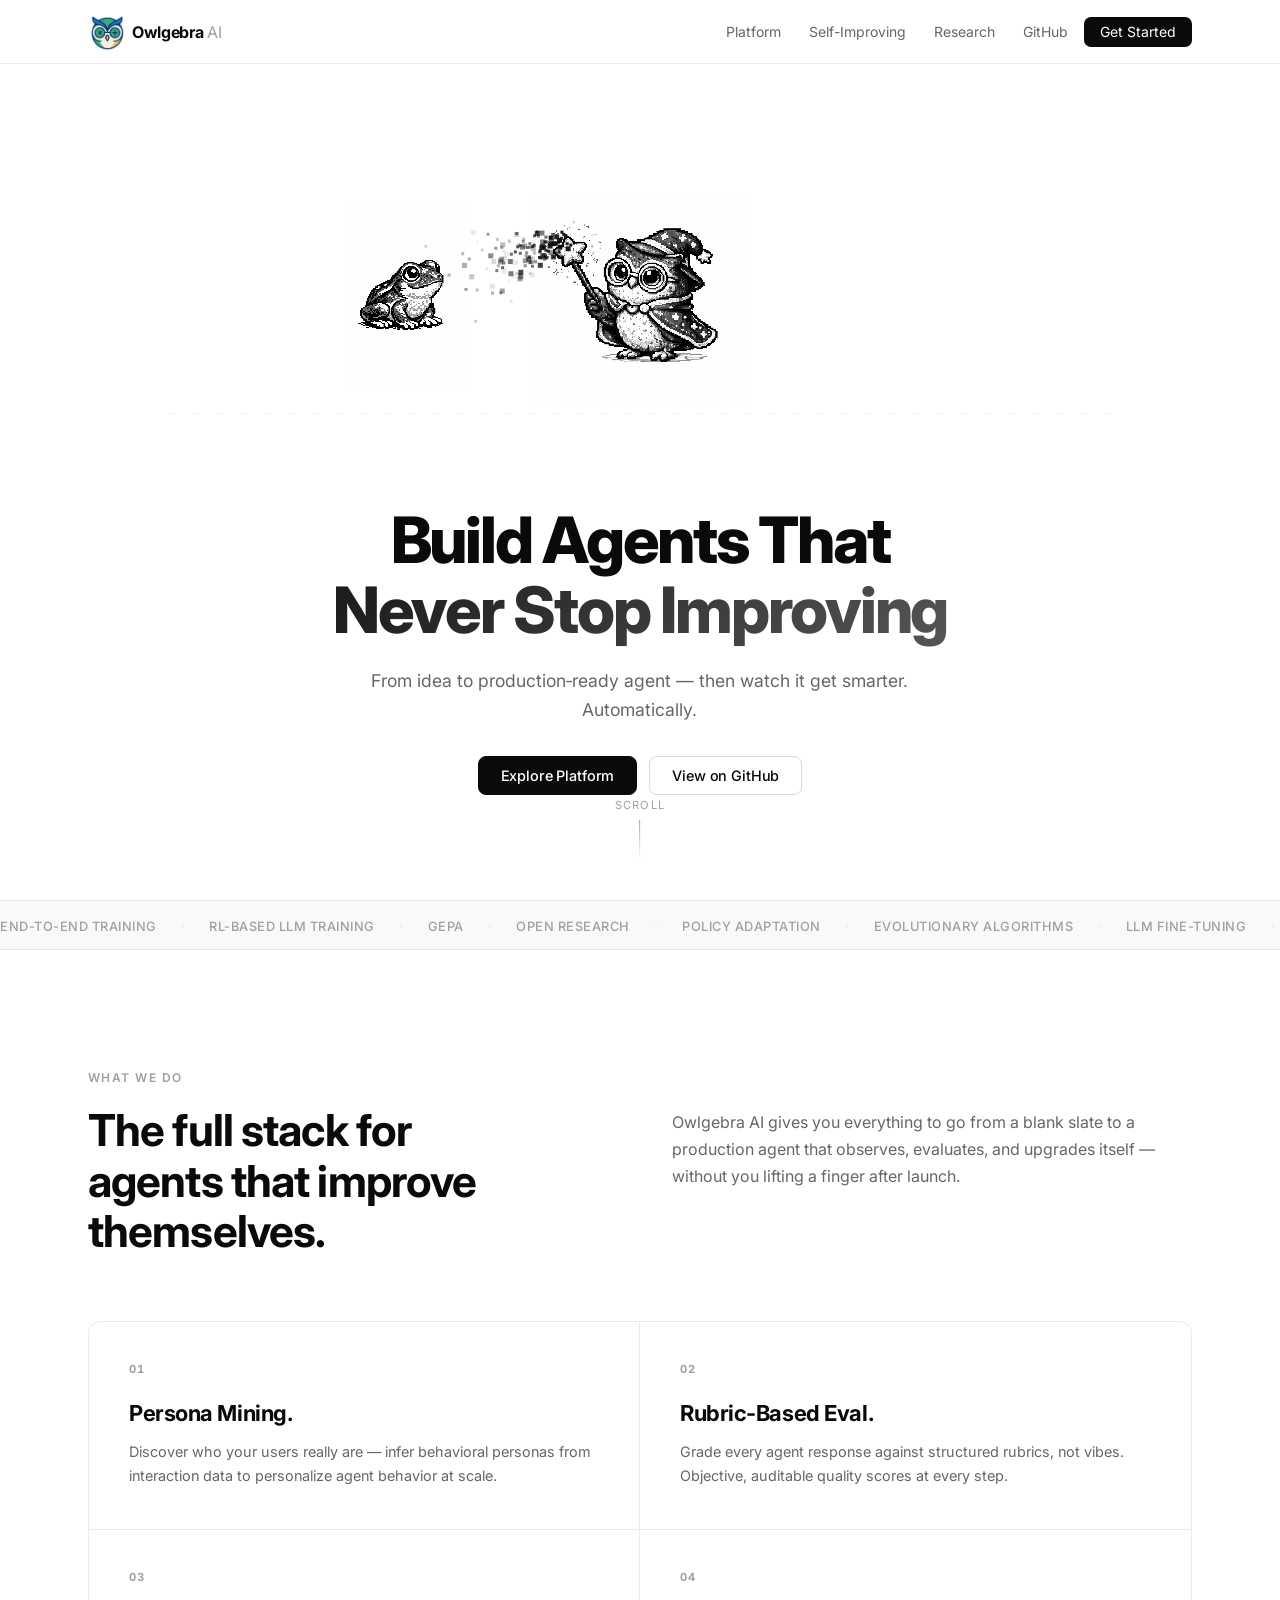
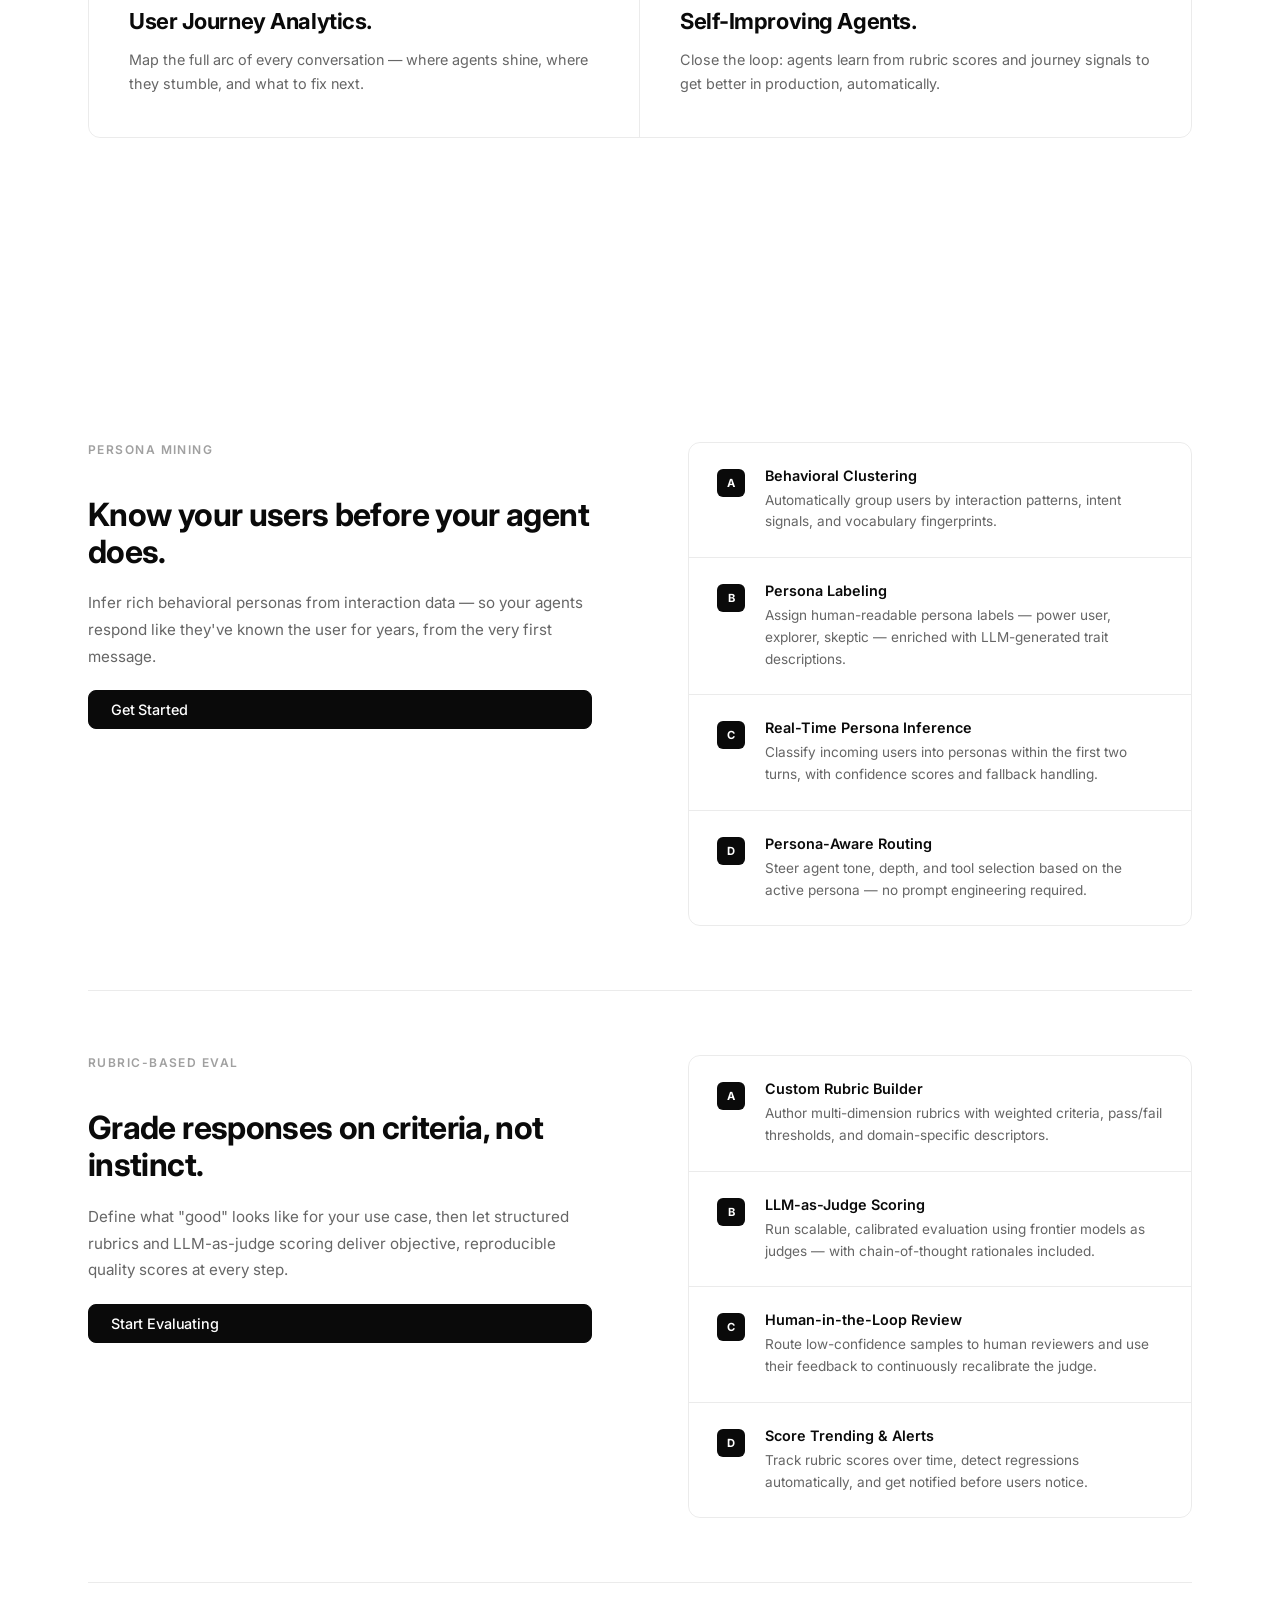
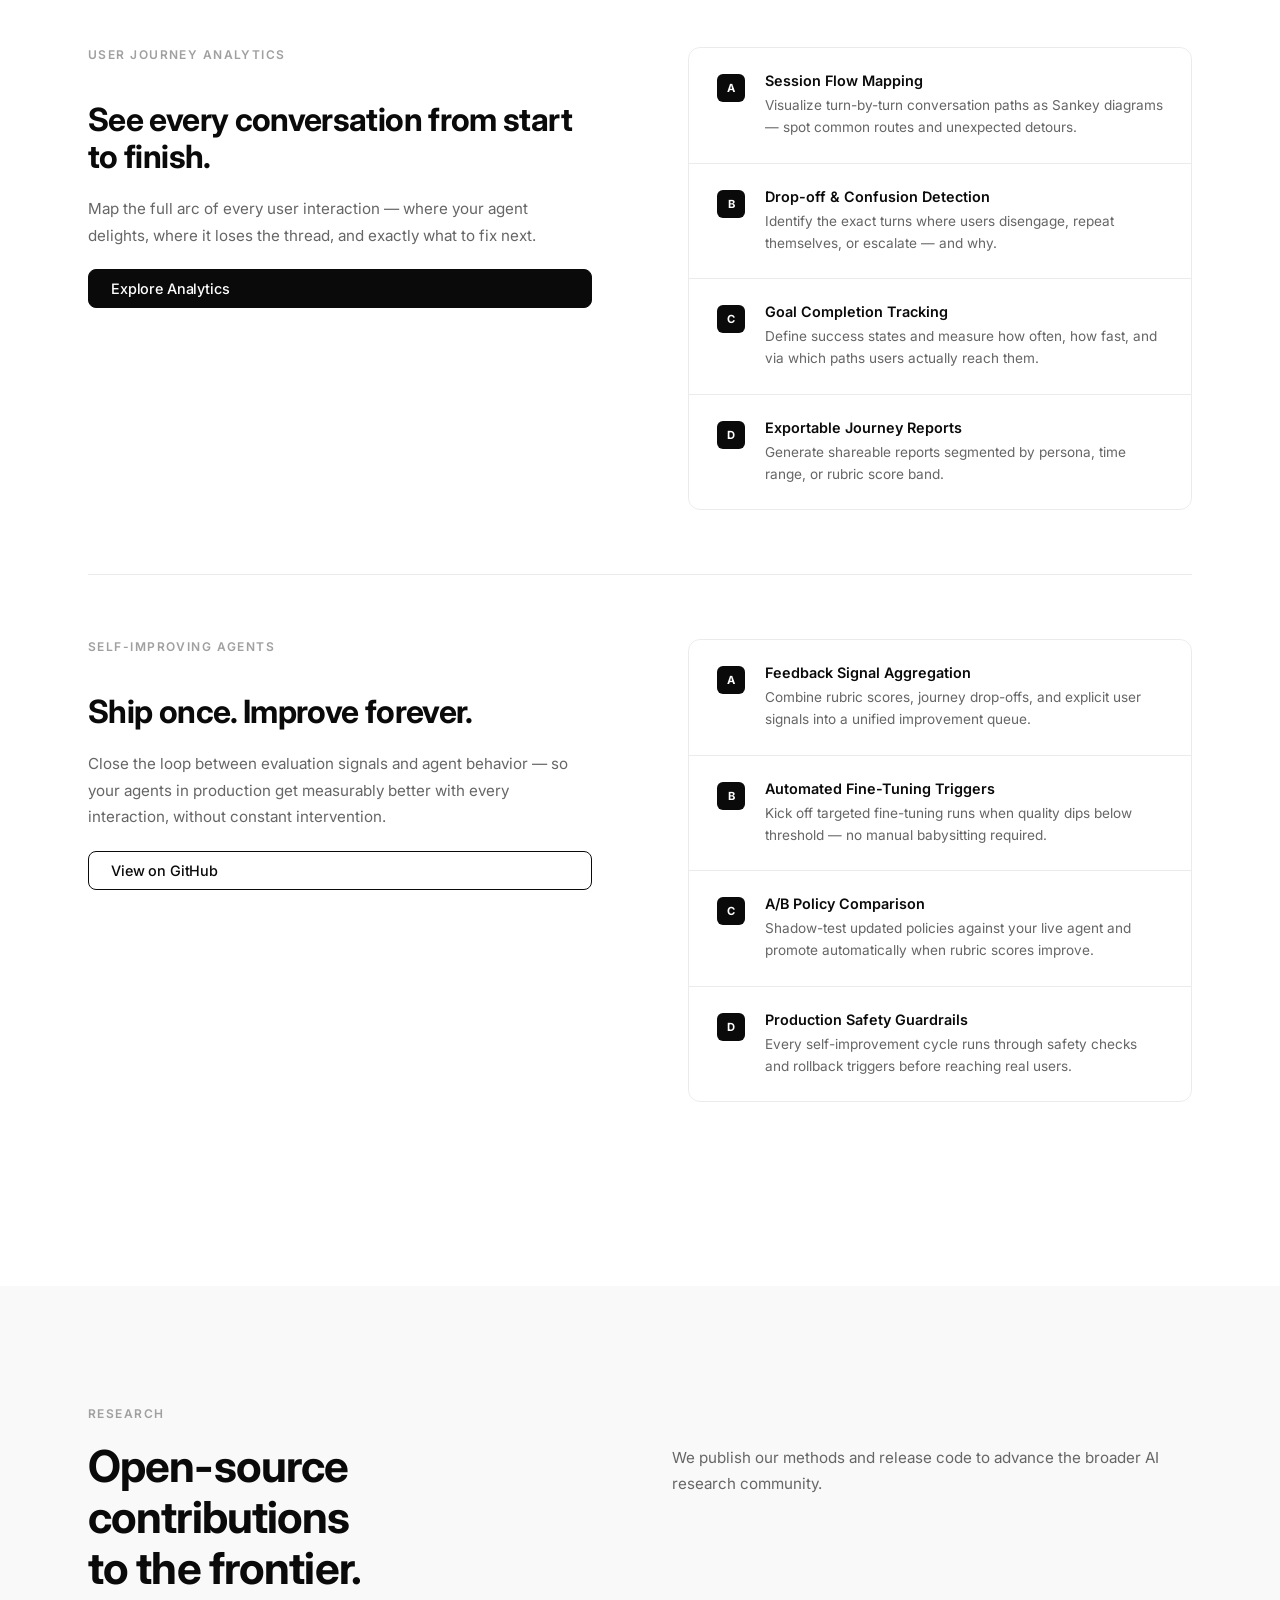
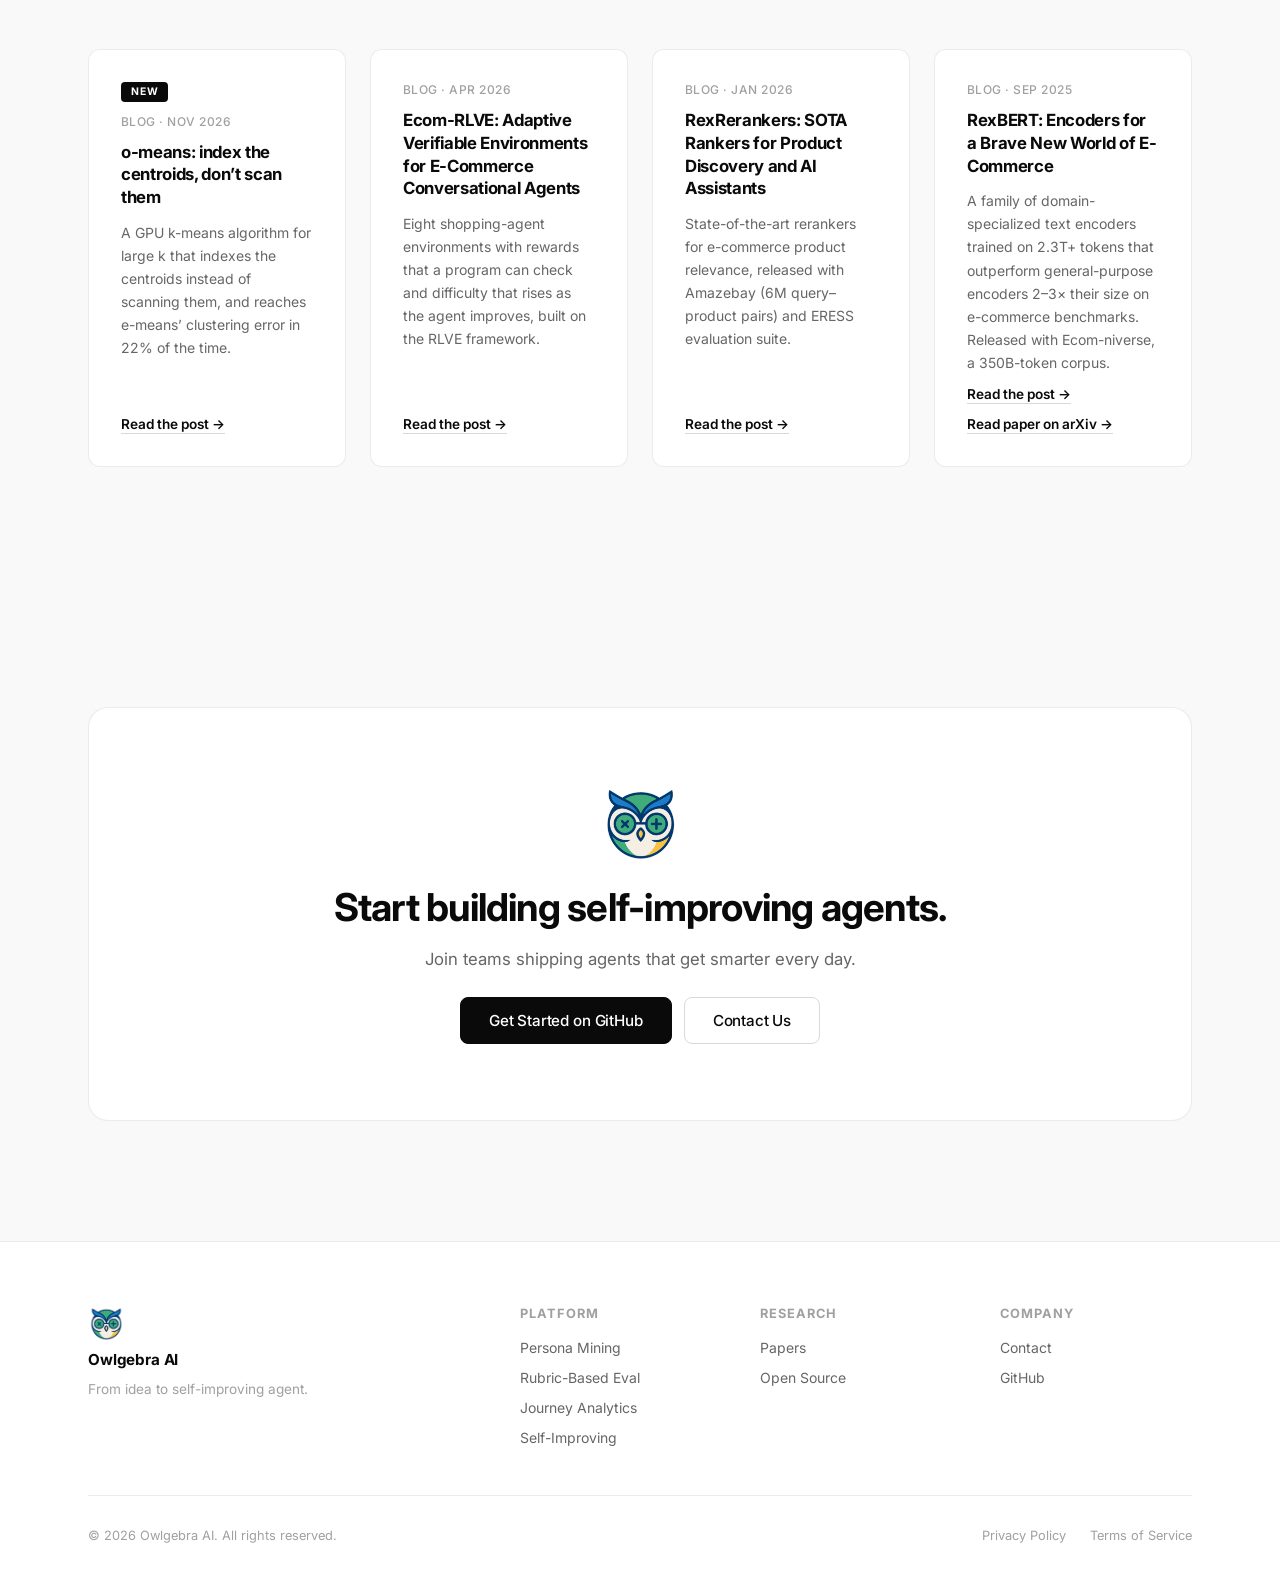
<file: index.html>
<!DOCTYPE html>
<html lang="en">
<head>
  <meta charset="UTF-8" />
  <meta name="viewport" content="width=device-width, initial-scale=1.0" />
  <meta name="description" content="Owlgebra AI — From idea to production-ready agent, then watch it get smarter. Persona Mining, Rubric-Based Eval, User Journey Analytics, and Self-Improving Agents." />
  <meta property="og:title" content="Owlgebra AI" />
  <meta property="og:description" content="Build agents that never stop improving. Persona Mining, Rubric-Based Eval, User Journey Analytics, and Self-Improving Agents — in one platform." />
  <meta property="og:type" content="website" />
  <title>Owlgebra AI</title>
  <link rel="preconnect" href="https://fonts.googleapis.com" />
  <link rel="preconnect" href="https://fonts.gstatic.com" crossorigin />
  <link href="https://fonts.googleapis.com/css2?family=Inter:wght@300;400;500;600;700&display=swap" rel="stylesheet" />
  <link rel="stylesheet" href="css/style.css" />
</head>
<body>

  <!-- NAV -->
  <nav class="nav" id="nav">
    <div class="nav__inner">
      <a href="#" class="nav__logo" aria-label="Owlgebra AI home">
        <img src="assets/logo.png" alt="Owlgebra AI" class="nav__logo-img" />
        <span class="nav__logo-text">Owlgebra <span class="nav__logo-accent">AI</span></span>
      </a>
      <button class="nav__toggle" id="navToggle" aria-label="Toggle navigation" aria-expanded="false">
        <span></span><span></span><span></span>
      </button>
      <ul class="nav__links" id="navLinks">
        <li><a href="#platform">Platform</a></li>
        <li><a href="#self-improving">Self-Improving</a></li>
        <li><a href="#research">Research</a></li>
        <li><a href="https://github.com/owlgebra-ai" target="_blank" rel="noopener">GitHub</a></li>
        <li><a href="#contact" class="nav__cta">Get Started</a></li>
      </ul>
    </div>
  </nav>

  <!-- HERO -->
  <section class="hero" id="hero">
    <div class="hero__animation-wrap">
      <canvas id="heroCanvas" class="hero__canvas" aria-label="Pixel animation: owl transforms a robotic frog into a robotic prince"></canvas>
    </div>
    <div class="hero__content reveal">
      <h1 class="hero__title">
        Build Agents That<br />
        <span class="hero__title-accent">Never Stop Improving</span>
      </h1>
      <p class="hero__sub">
        From idea to production&#8209;ready agent — then watch it get smarter. Automatically.
      </p>
      <div class="hero__actions">
        <a href="#platform" class="btn btn--primary">Explore Platform</a>
        <a href="https://github.com/owlgebra-ai" target="_blank" rel="noopener" class="btn btn--ghost">View on GitHub</a>
      </div>
    </div>
    <div class="hero__scroll-hint" aria-hidden="true">
      <span>scroll</span>
      <div class="hero__scroll-line"></div>
    </div>
  </section>

  <!-- TRUSTED BY / PHILOSOPHY BAR -->
  <div class="marquee-bar" aria-hidden="true">
    <div class="marquee-bar__inner">
      <span>End-to-End Training</span>
      <span class="sep">·</span>
      <span>RL-based LLM Training</span>
      <span class="sep">·</span>
      <span>GEPA</span>
      <span class="sep">·</span>
      <span>Open Research</span>
      <span class="sep">·</span>
      <span>Policy Adaptation</span>
      <span class="sep">·</span>
      <span>Evolutionary Algorithms</span>
      <span class="sep">·</span>
      <span>LLM Fine-tuning</span>
      <span class="sep">·</span>
      <span>Reward Modeling</span>
      <span class="sep">·</span>
      <!-- duplicate for seamless loop -->
      <span>End-to-End Training</span>
      <span class="sep">·</span>
      <span>RL-based LLM Training</span>
      <span class="sep">·</span>
      <span>GEPA</span>
      <span class="sep">·</span>
      <span>Open Research</span>
      <span class="sep">·</span>
      <span>Policy Adaptation</span>
      <span class="sep">·</span>
      <span>Evolutionary Algorithms</span>
      <span class="sep">·</span>
      <span>LLM Fine-tuning</span>
      <span class="sep">·</span>
      <span>Reward Modeling</span>
      <span class="sep">·</span>
    </div>
  </div>

  <!-- WHAT WE DO -->
  <section class="section what" id="platform">
    <div class="container">
      <div class="section-label reveal">What We Do</div>
      <div class="what__header reveal">
        <h2 class="h2">The full stack for<br />agents that improve themselves.</h2>
        <p class="what__desc">
          Owlgebra AI gives you everything to go from a blank slate to a production agent that observes, evaluates, and upgrades itself — without you lifting a finger after launch.
        </p>
      </div>

      <div class="what__cards">
        <div class="what__card reveal">
          <div class="what__card-num">01</div>
          <div class="what__card-body">
            <h3>Persona Mining.</h3>
            <p>Discover who your users really are — infer behavioral personas from interaction data to personalize agent behavior at scale.</p>
          </div>
        </div>
        <div class="what__card reveal">
          <div class="what__card-num">02</div>
          <div class="what__card-body">
            <h3>Rubric-Based Eval.</h3>
            <p>Grade every agent response against structured rubrics, not vibes. Objective, auditable quality scores at every step.</p>
          </div>
        </div>
        <div class="what__card reveal">
          <div class="what__card-num">03</div>
          <div class="what__card-body">
            <h3>User Journey Analytics.</h3>
            <p>Map the full arc of every conversation — where agents shine, where they stumble, and what to fix next.</p>
          </div>
        </div>
        <div class="what__card reveal">
          <div class="what__card-num">04</div>
          <div class="what__card-body">
            <h3>Self-Improving Agents.</h3>
            <p>Close the loop: agents learn from rubric scores and journey signals to get better in production, automatically.</p>
          </div>
        </div>
      </div>
    </div>
  </section>

  <!-- PLATFORM DEEP DIVE -->
  <section class="section platform" id="platform-detail">
    <div class="container">

      <!-- Persona Mining block -->
      <div class="platform__block reveal">
        <div class="platform__block-header">
          <div class="section-label">Persona Mining</div>
          <h2 class="h2">Know your users before your agent does.</h2>
          <p class="platform__block-desc">
            Infer rich behavioral personas from interaction data — so your agents respond like
            they've known the user for years, from the very first message.
          </p>
          <a href="#contact" class="btn btn--primary">Get Started</a>
        </div>
        <div class="platform__features">
          <div class="platform__feature">
            <span class="platform__feature-letter">A</span>
            <div>
              <strong>Behavioral Clustering</strong>
              <p>Automatically group users by interaction patterns, intent signals, and vocabulary fingerprints.</p>
            </div>
          </div>
          <div class="platform__feature">
            <span class="platform__feature-letter">B</span>
            <div>
              <strong>Persona Labeling</strong>
              <p>Assign human-readable persona labels — power user, explorer, skeptic — enriched with LLM-generated trait descriptions.</p>
            </div>
          </div>
          <div class="platform__feature">
            <span class="platform__feature-letter">C</span>
            <div>
              <strong>Real-Time Persona Inference</strong>
              <p>Classify incoming users into personas within the first two turns, with confidence scores and fallback handling.</p>
            </div>
          </div>
          <div class="platform__feature">
            <span class="platform__feature-letter">D</span>
            <div>
              <strong>Persona-Aware Routing</strong>
              <p>Steer agent tone, depth, and tool selection based on the active persona — no prompt engineering required.</p>
            </div>
          </div>
        </div>
      </div>

      <div class="platform__divider"></div>

      <!-- Rubric-Based Eval block -->
      <div class="platform__block reveal">
        <div class="platform__block-header">
          <div class="section-label">Rubric-Based Eval</div>
          <h2 class="h2">Grade responses on criteria, not instinct.</h2>
          <p class="platform__block-desc">
            Define what "good" looks like for your use case, then let structured rubrics and
            LLM-as-judge scoring deliver objective, reproducible quality scores at every step.
          </p>
          <a href="#contact" class="btn btn--primary">Start Evaluating</a>
        </div>
        <div class="platform__features">
          <div class="platform__feature">
            <span class="platform__feature-letter">A</span>
            <div>
              <strong>Custom Rubric Builder</strong>
              <p>Author multi-dimension rubrics with weighted criteria, pass/fail thresholds, and domain-specific descriptors.</p>
            </div>
          </div>
          <div class="platform__feature">
            <span class="platform__feature-letter">B</span>
            <div>
              <strong>LLM-as-Judge Scoring</strong>
              <p>Run scalable, calibrated evaluation using frontier models as judges — with chain-of-thought rationales included.</p>
            </div>
          </div>
          <div class="platform__feature">
            <span class="platform__feature-letter">C</span>
            <div>
              <strong>Human-in-the-Loop Review</strong>
              <p>Route low-confidence samples to human reviewers and use their feedback to continuously recalibrate the judge.</p>
            </div>
          </div>
          <div class="platform__feature">
            <span class="platform__feature-letter">D</span>
            <div>
              <strong>Score Trending &amp; Alerts</strong>
              <p>Track rubric scores over time, detect regressions automatically, and get notified before users notice.</p>
            </div>
          </div>
        </div>
      </div>

      <div class="platform__divider"></div>

      <!-- User Journey Analytics block -->
      <div class="platform__block reveal">
        <div class="platform__block-header">
          <div class="section-label">User Journey Analytics</div>
          <h2 class="h2">See every conversation from start to finish.</h2>
          <p class="platform__block-desc">
            Map the full arc of every user interaction — where your agent delights, where it loses
            the thread, and exactly what to fix next.
          </p>
          <a href="#contact" class="btn btn--primary">Explore Analytics</a>
        </div>
        <div class="platform__features">
          <div class="platform__feature">
            <span class="platform__feature-letter">A</span>
            <div>
              <strong>Session Flow Mapping</strong>
              <p>Visualize turn-by-turn conversation paths as Sankey diagrams — spot common routes and unexpected detours.</p>
            </div>
          </div>
          <div class="platform__feature">
            <span class="platform__feature-letter">B</span>
            <div>
              <strong>Drop-off &amp; Confusion Detection</strong>
              <p>Identify the exact turns where users disengage, repeat themselves, or escalate — and why.</p>
            </div>
          </div>
          <div class="platform__feature">
            <span class="platform__feature-letter">C</span>
            <div>
              <strong>Goal Completion Tracking</strong>
              <p>Define success states and measure how often, how fast, and via which paths users actually reach them.</p>
            </div>
          </div>
          <div class="platform__feature">
            <span class="platform__feature-letter">D</span>
            <div>
              <strong>Exportable Journey Reports</strong>
              <p>Generate shareable reports segmented by persona, time range, or rubric score band.</p>
            </div>
          </div>
        </div>
      </div>

      <div class="platform__divider"></div>

      <!-- Self-Improving Agents block -->
      <div class="platform__block reveal" id="self-improving">
        <div class="platform__block-header">
          <div class="section-label">Self-Improving Agents</div>
          <h2 class="h2">Ship once. Improve forever.</h2>
          <p class="platform__block-desc">
            Close the loop between evaluation signals and agent behavior — so your agents in
            production get measurably better with every interaction, without constant intervention.
          </p>
          <a href="https://github.com/owlgebra-ai" target="_blank" rel="noopener" class="btn btn--outline">View on GitHub</a>
        </div>
        <div class="platform__features">
          <div class="platform__feature">
            <span class="platform__feature-letter">A</span>
            <div>
              <strong>Feedback Signal Aggregation</strong>
              <p>Combine rubric scores, journey drop-offs, and explicit user signals into a unified improvement queue.</p>
            </div>
          </div>
          <div class="platform__feature">
            <span class="platform__feature-letter">B</span>
            <div>
              <strong>Automated Fine-Tuning Triggers</strong>
              <p>Kick off targeted fine-tuning runs when quality dips below threshold — no manual babysitting required.</p>
            </div>
          </div>
          <div class="platform__feature">
            <span class="platform__feature-letter">C</span>
            <div>
              <strong>A/B Policy Comparison</strong>
              <p>Shadow-test updated policies against your live agent and promote automatically when rubric scores improve.</p>
            </div>
          </div>
          <div class="platform__feature">
            <span class="platform__feature-letter">D</span>
            <div>
              <strong>Production Safety Guardrails</strong>
              <p>Every self-improvement cycle runs through safety checks and rollback triggers before reaching real users.</p>
            </div>
          </div>
        </div>
      </div>

    </div>
  </section>

  <!-- RESEARCH -->
  <section class="section research" id="research">
    <div class="container">
      <div class="section-label reveal">Research</div>
      <div class="research__header reveal">
        <h2 class="h2">Open-source contributions<br />to the frontier.</h2>
        <p>We publish our methods and release code to advance the broader AI research community.</p>
      </div>

      <div class="research__grid">
        <article class="research__card reveal">
          <div class="research__card-tag">NEW</div>
          <div class="research__card-meta">Blog · Nov 2026</div>
          <h3 class="research__card-title">o-means: index the centroids, don’t scan them</h3>
          <p class="research__card-desc">A GPU k-means algorithm for large k that indexes the centroids instead of scanning them, and reaches e-means’ clustering error in 22% of the time.</p>
          <a href="blog/o-means/" class="research__card-link">Read the post →</a>
        </article>
        <article class="research__card reveal">
          <div class="research__card-meta">Blog · Apr 2026</div>
          <h3 class="research__card-title">Ecom-RLVE: Adaptive Verifiable Environments for E-Commerce Conversational Agents</h3>
          <p class="research__card-desc">Eight shopping-agent environments with rewards that a program can check and difficulty that rises as the agent improves, built on the RLVE framework.</p>
          <a href="blog/ecom-rlve/" class="research__card-link">Read the post →</a>
        </article>
        <article class="research__card reveal">
          <div class="research__card-meta">Blog · Jan 2026</div>
          <h3 class="research__card-title">RexRerankers: SOTA Rankers for Product Discovery and AI Assistants</h3>
          <p class="research__card-desc">State-of-the-art rerankers for e-commerce product relevance, released with Amazebay (6M query–product pairs) and ERESS evaluation suite.</p>
          <a href="blog/rexrerankers/" class="research__card-link">Read the post →</a>
        </article>
        <article class="research__card reveal">
          <div class="research__card-meta">Blog · Sep 2025</div>
          <h3 class="research__card-title">RexBERT: Encoders for a Brave New World of E-Commerce</h3>
          <p class="research__card-desc">A family of domain-specialized text encoders trained on 2.3T+ tokens that outperform general-purpose encoders 2–3× their size on e-commerce benchmarks. Released with Ecom-niverse, a 350B-token corpus.</p>
          <a href="blog/rexbert/" class="research__card-link">Read the post →</a>
          <a href="https://arxiv.org/abs/2602.04605" class="research__card-link" target="_blank" rel="noopener">Read paper on arXiv →</a>
        </article>
      </div>
    </div>
  </section>

  <!-- CTA -->
  <section class="section cta-section" id="contact">
    <div class="container">
      <div class="cta-box reveal">
        <img src="assets/logo.png" alt="" class="cta-box__owl-img" aria-hidden="true" />
        <h2 class="h2">Start building self-improving agents.</h2>
        <p>Join teams shipping agents that get smarter every day.</p>
        <div class="cta-box__actions">
          <a href="https://github.com/owlgebra-ai" target="_blank" rel="noopener" class="btn btn--primary btn--lg">Get Started on GitHub</a>
          <a href="mailto:hello@owlgebra.ai" class="btn btn--ghost btn--lg">Contact Us</a>
        </div>
      </div>
    </div>
  </section>

  <!-- FOOTER -->
  <footer class="footer">
    <div class="container">
      <div class="footer__top">
        <div class="footer__brand">
          <img src="assets/logo.png" alt="Owlgebra AI" class="footer__brand-logo" />
          <span class="footer__brand-name">Owlgebra AI</span>
          <p class="footer__tagline">From idea to self-improving agent.</p>
        </div>
        <div class="footer__links-group">
          <h4>Platform</h4>
          <ul>
            <li><a href="#platform">Persona Mining</a></li>
            <li><a href="#platform-detail">Rubric-Based Eval</a></li>
            <li><a href="#platform-detail">Journey Analytics</a></li>
            <li><a href="#self-improving">Self-Improving</a></li>
          </ul>
        </div>
        <div class="footer__links-group">
          <h4>Research</h4>
          <ul>
            <li><a href="#research">Papers</a></li>
            <li><a href="https://github.com/owlgebra-ai" target="_blank" rel="noopener">Open Source</a></li>
          </ul>
        </div>
        <div class="footer__links-group">
          <h4>Company</h4>
          <ul>
            <li><a href="#contact">Contact</a></li>
            <li><a href="https://github.com/owlgebra-ai" target="_blank" rel="noopener">GitHub</a></li>
          </ul>
        </div>
      </div>
      <div class="footer__bottom">
        <span>© 2026 Owlgebra AI. All rights reserved.</span>
        <span class="footer__legal">
          <a href="#">Privacy Policy</a>
          <a href="#">Terms of Service</a>
        </span>
      </div>
    </div>
  </footer>

  <script src="js/animation.js"></script>
  <script src="js/main.js"></script>
</body>
</html>
</file>
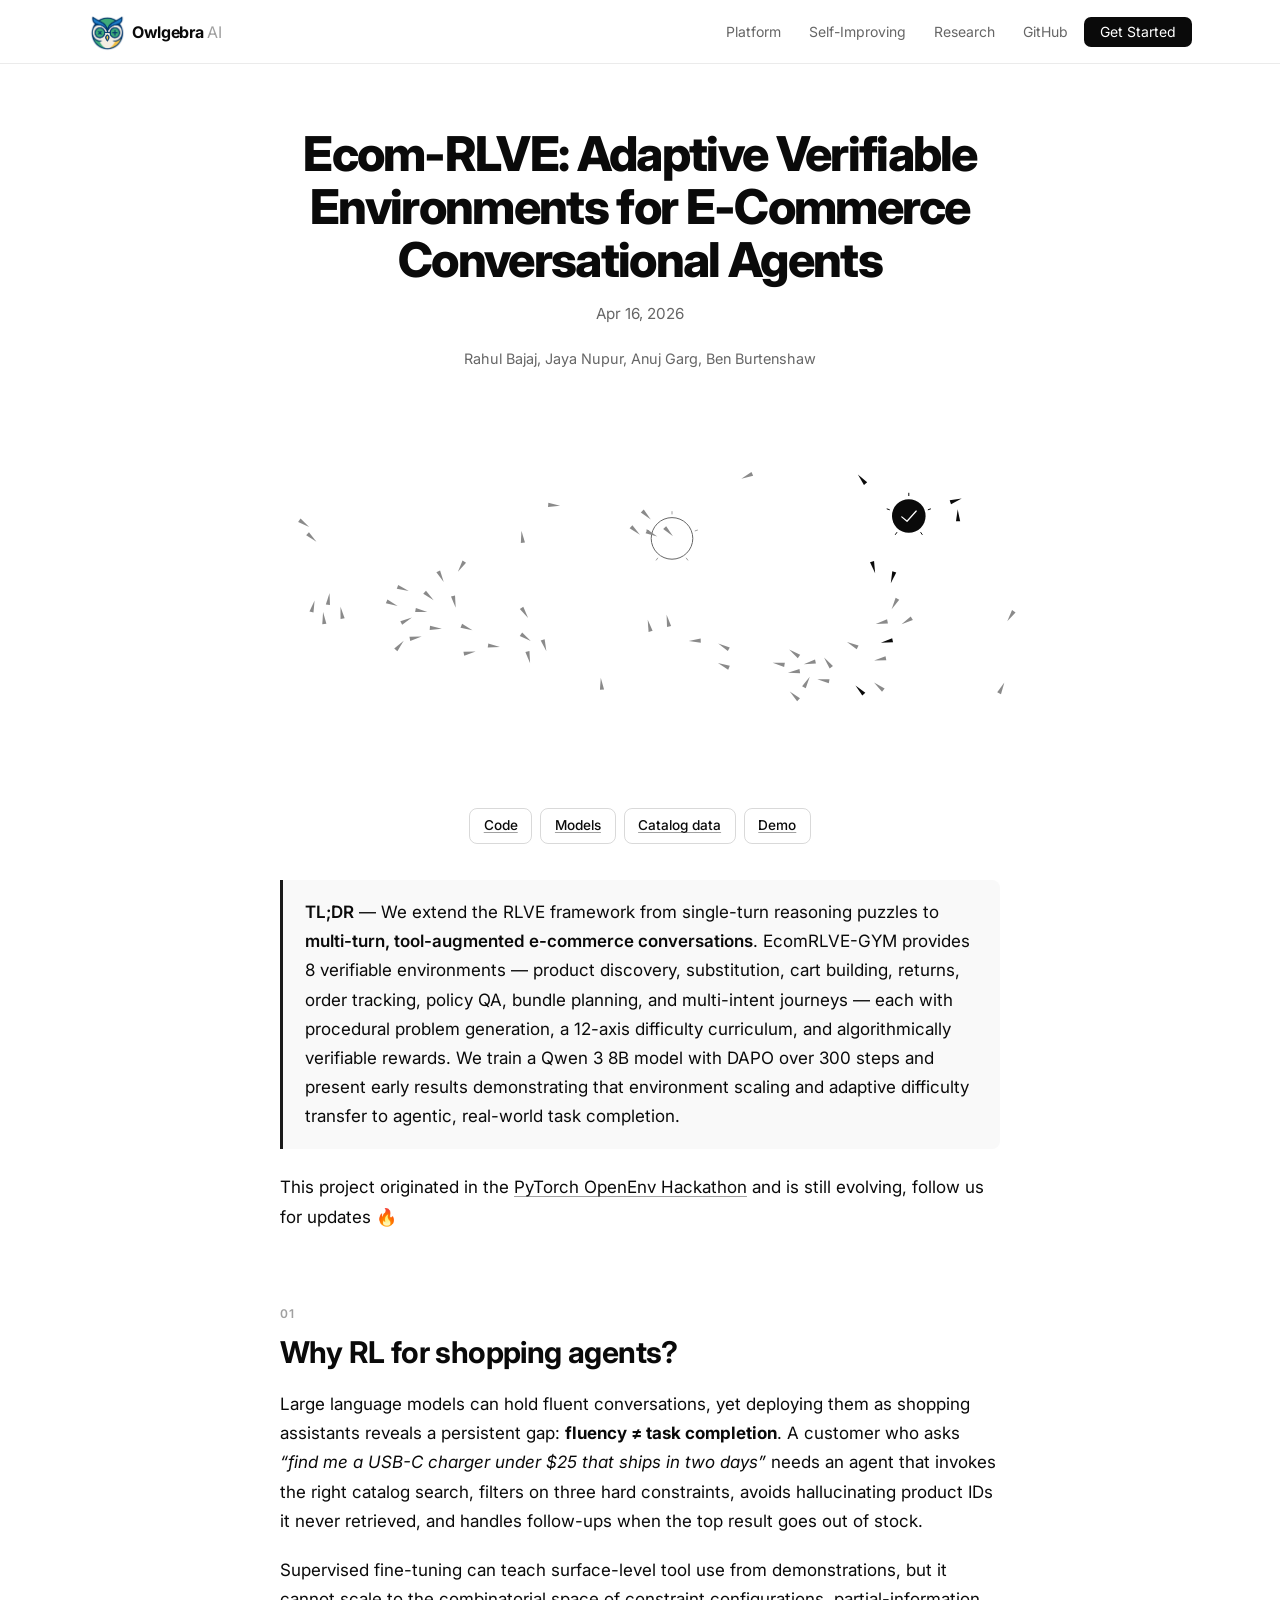
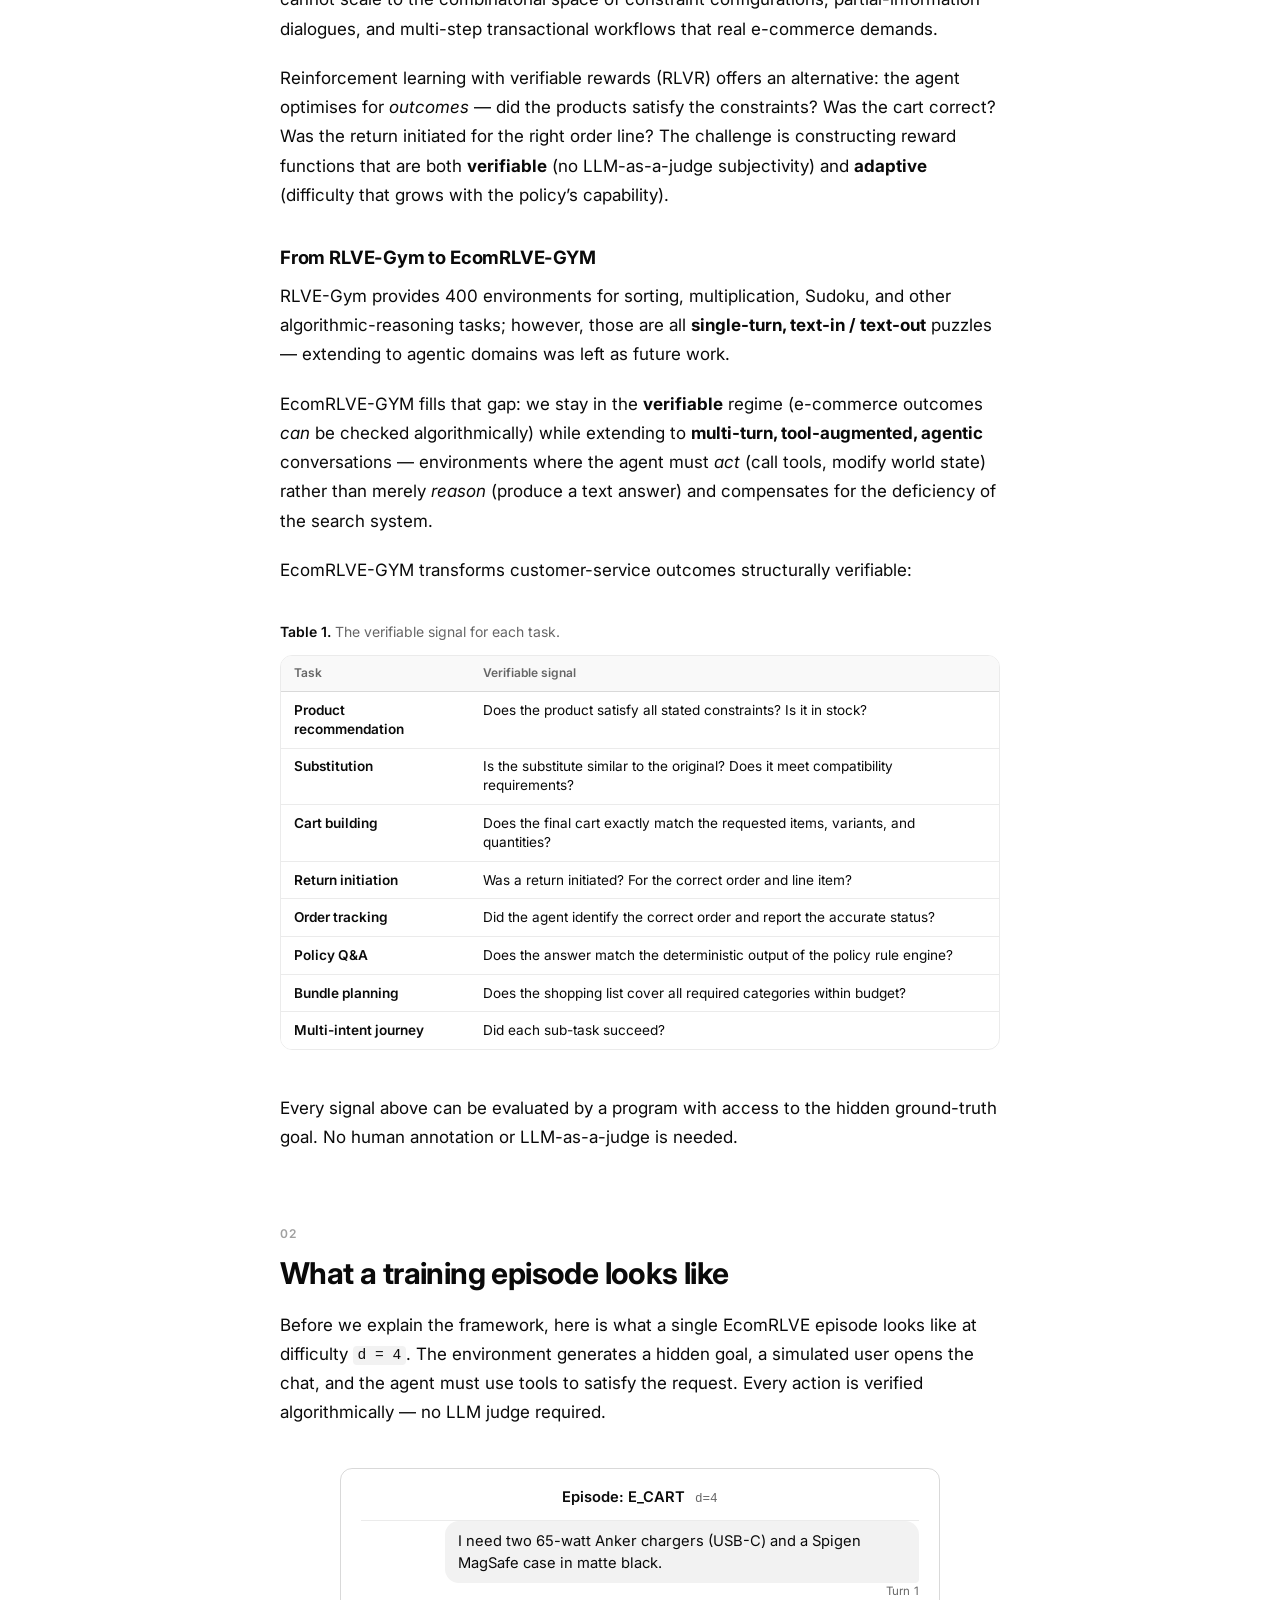
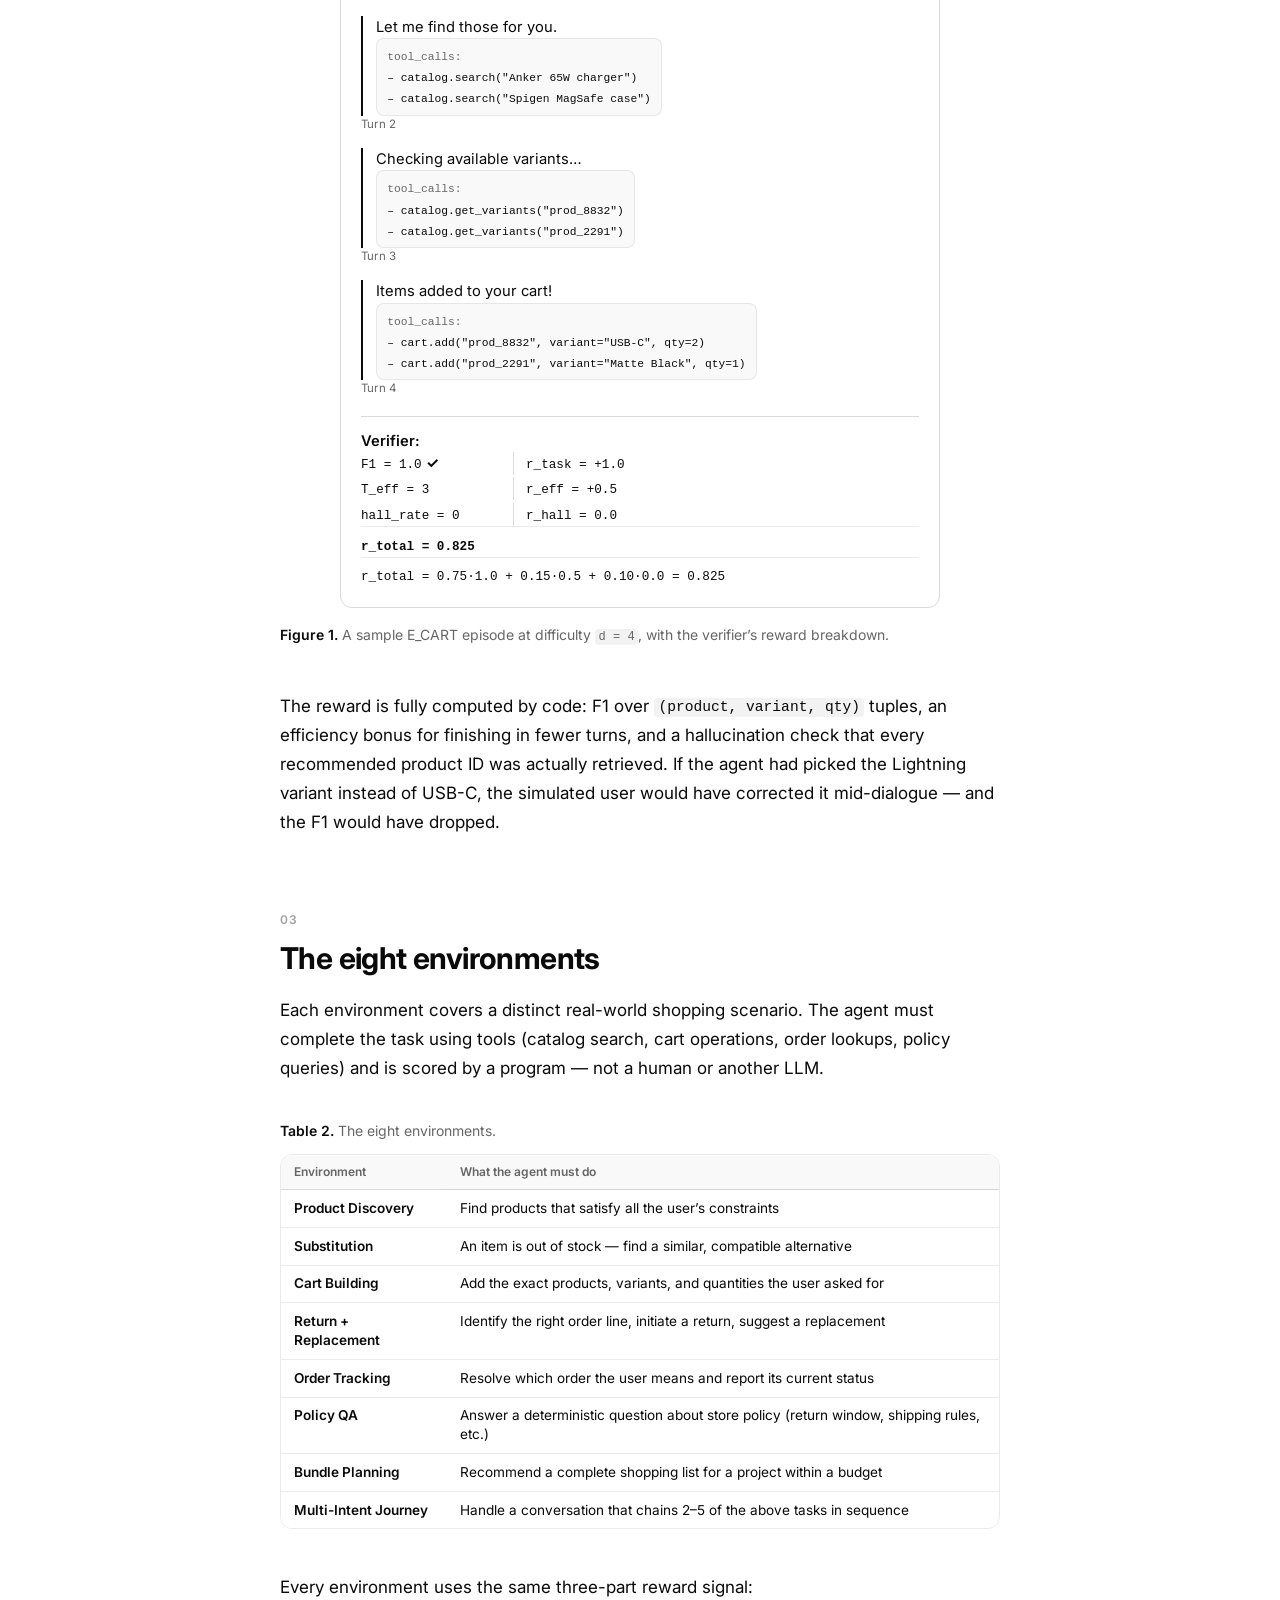
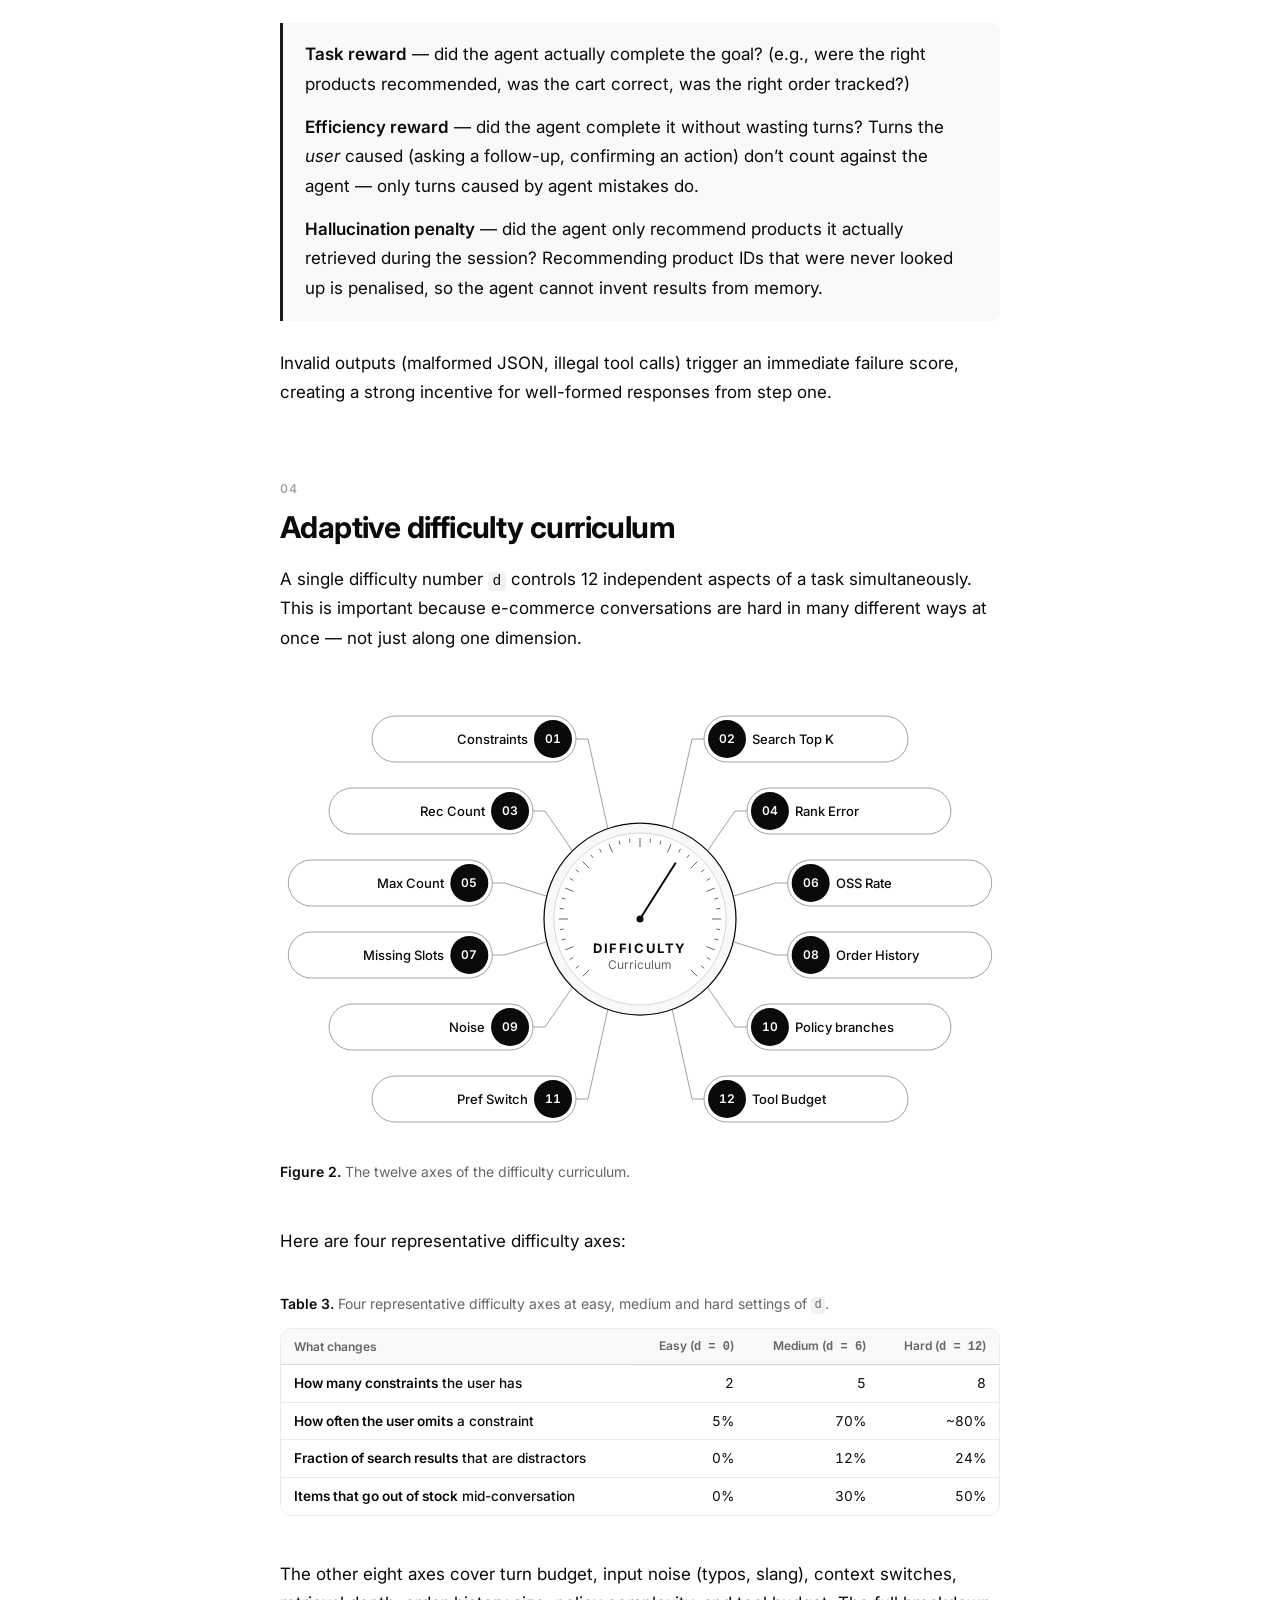
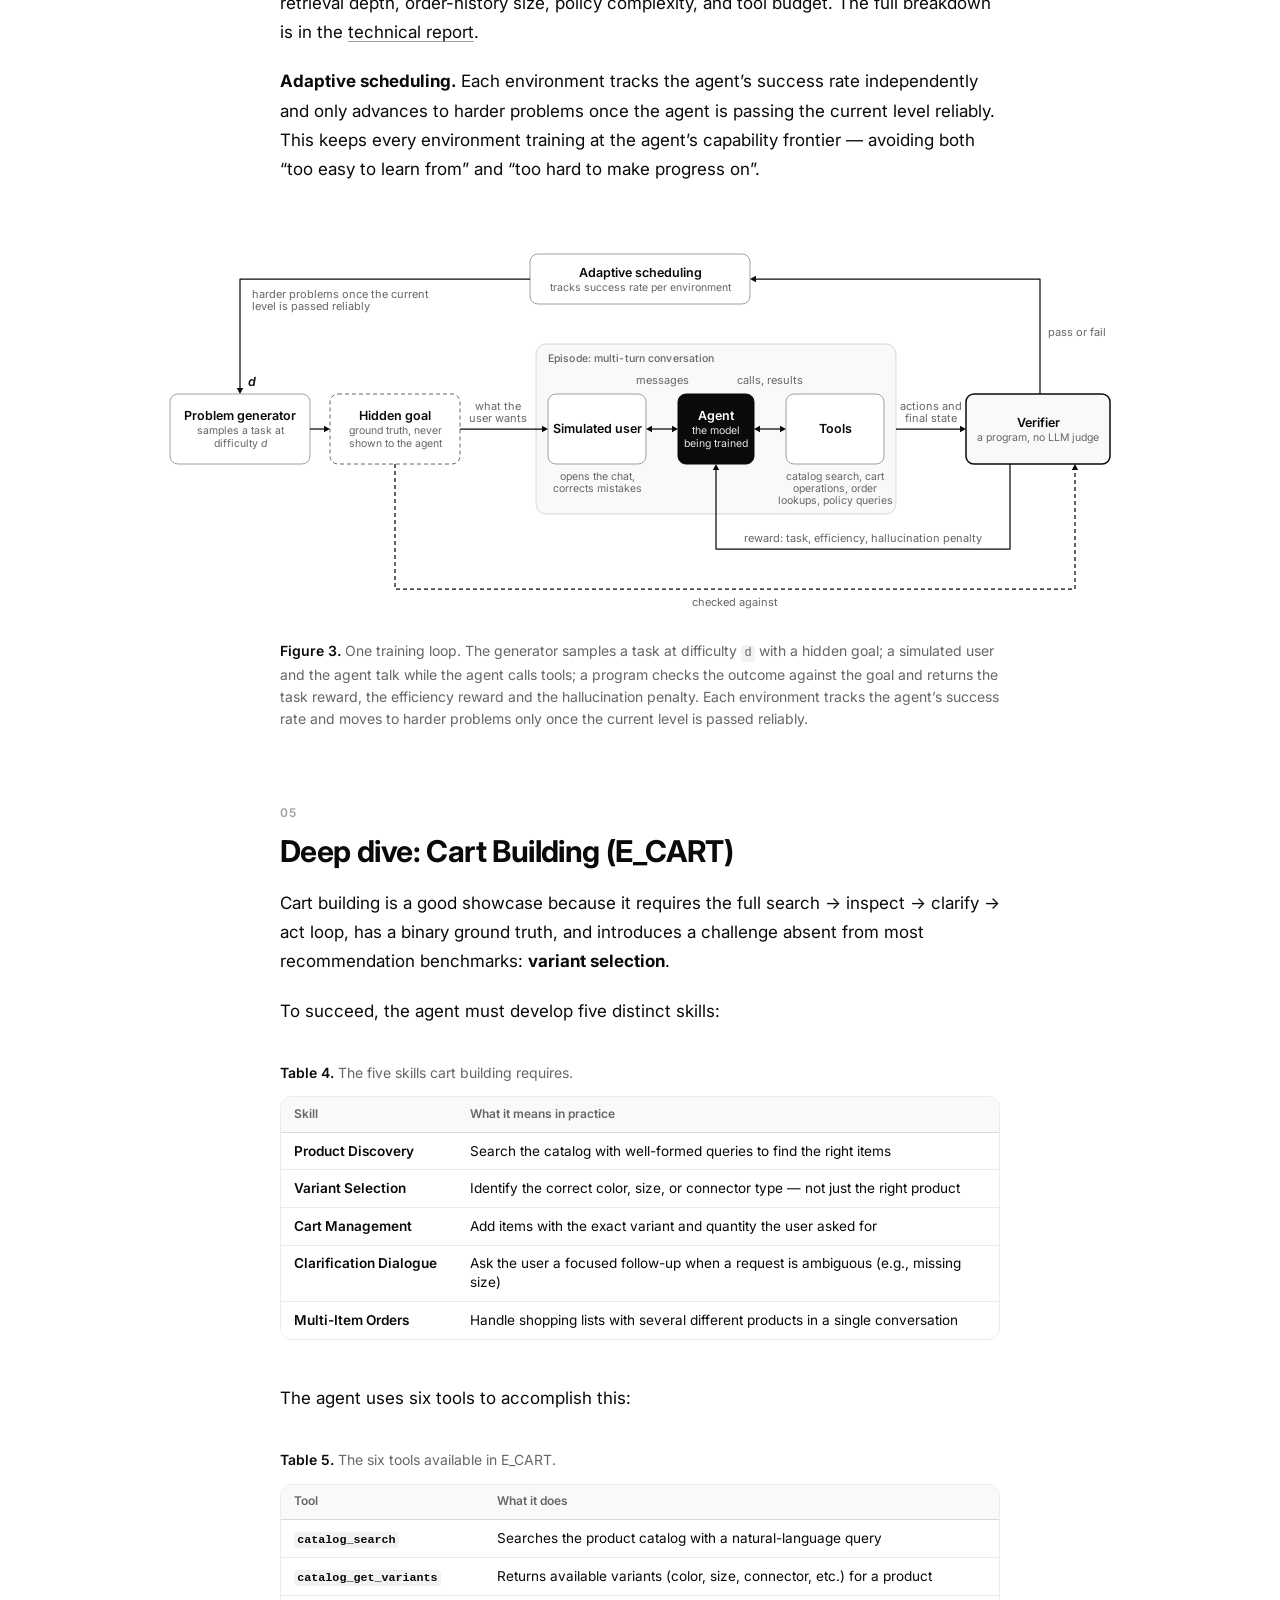
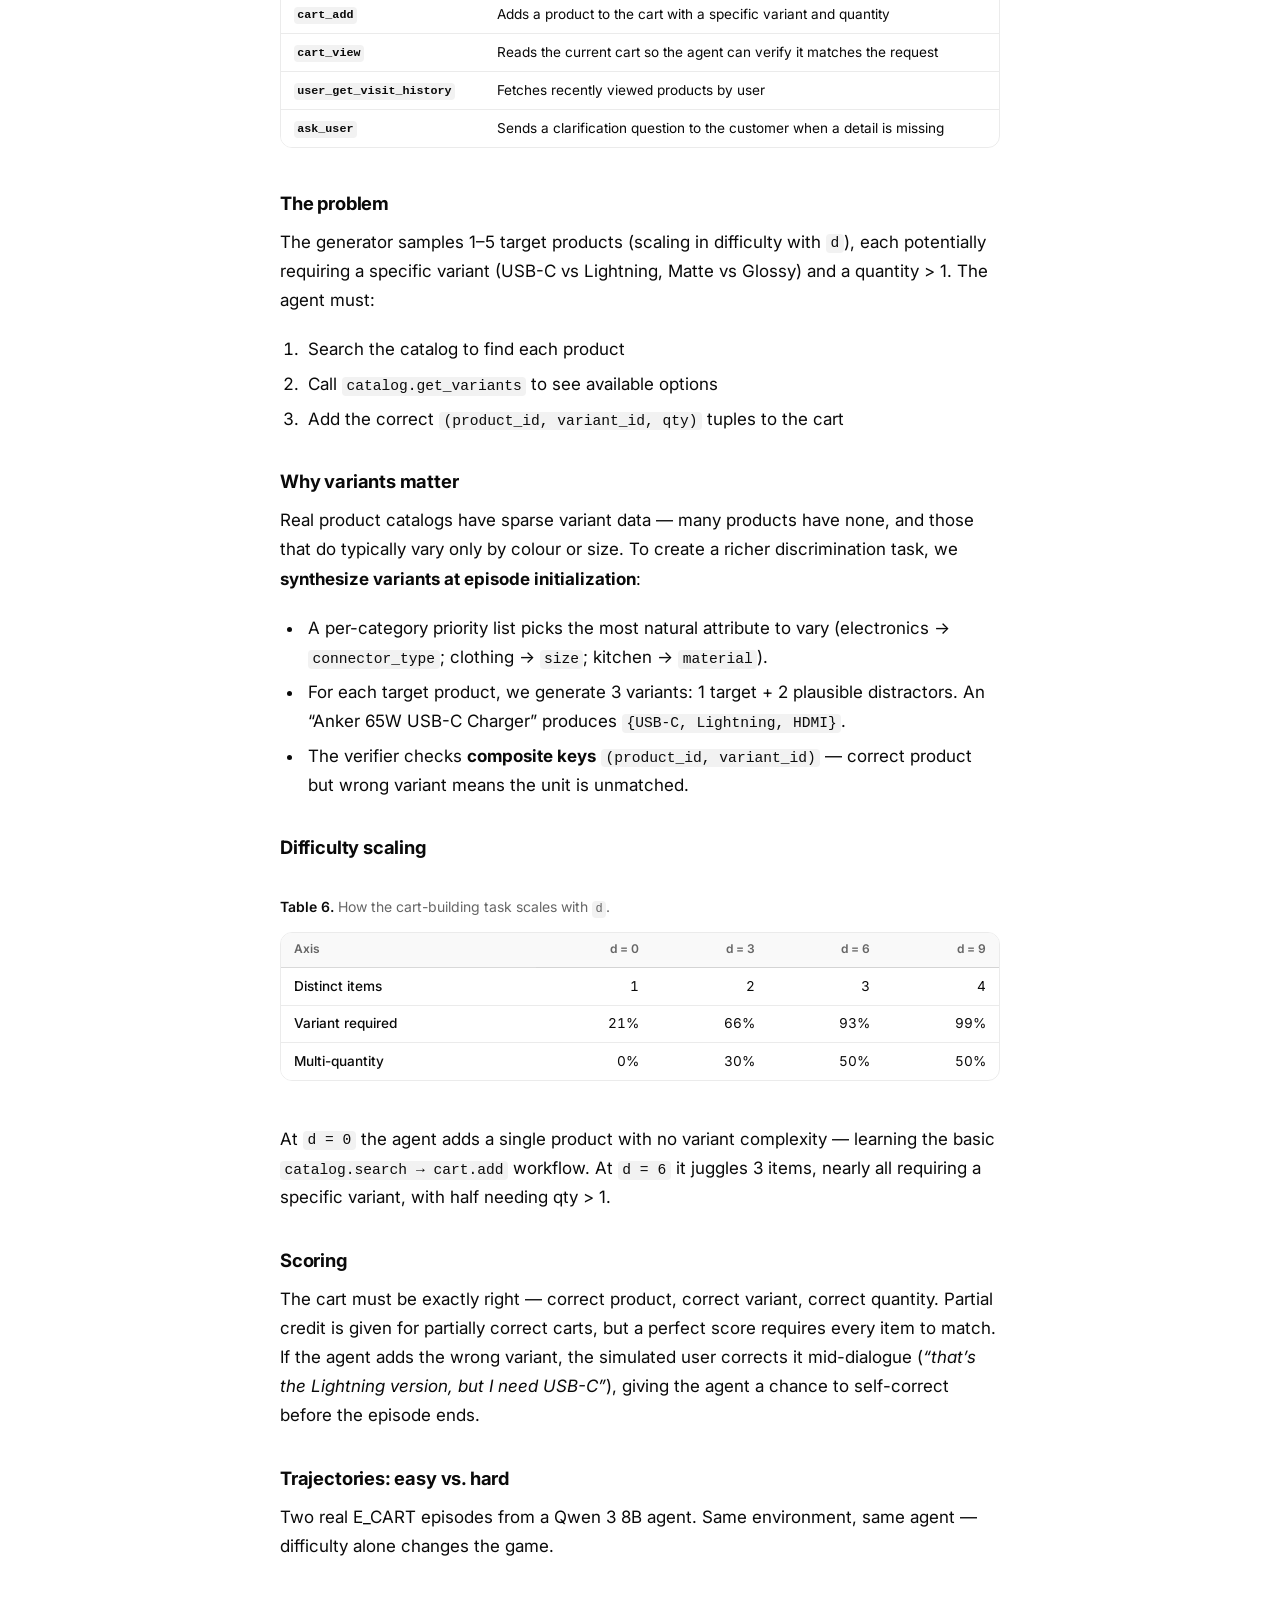
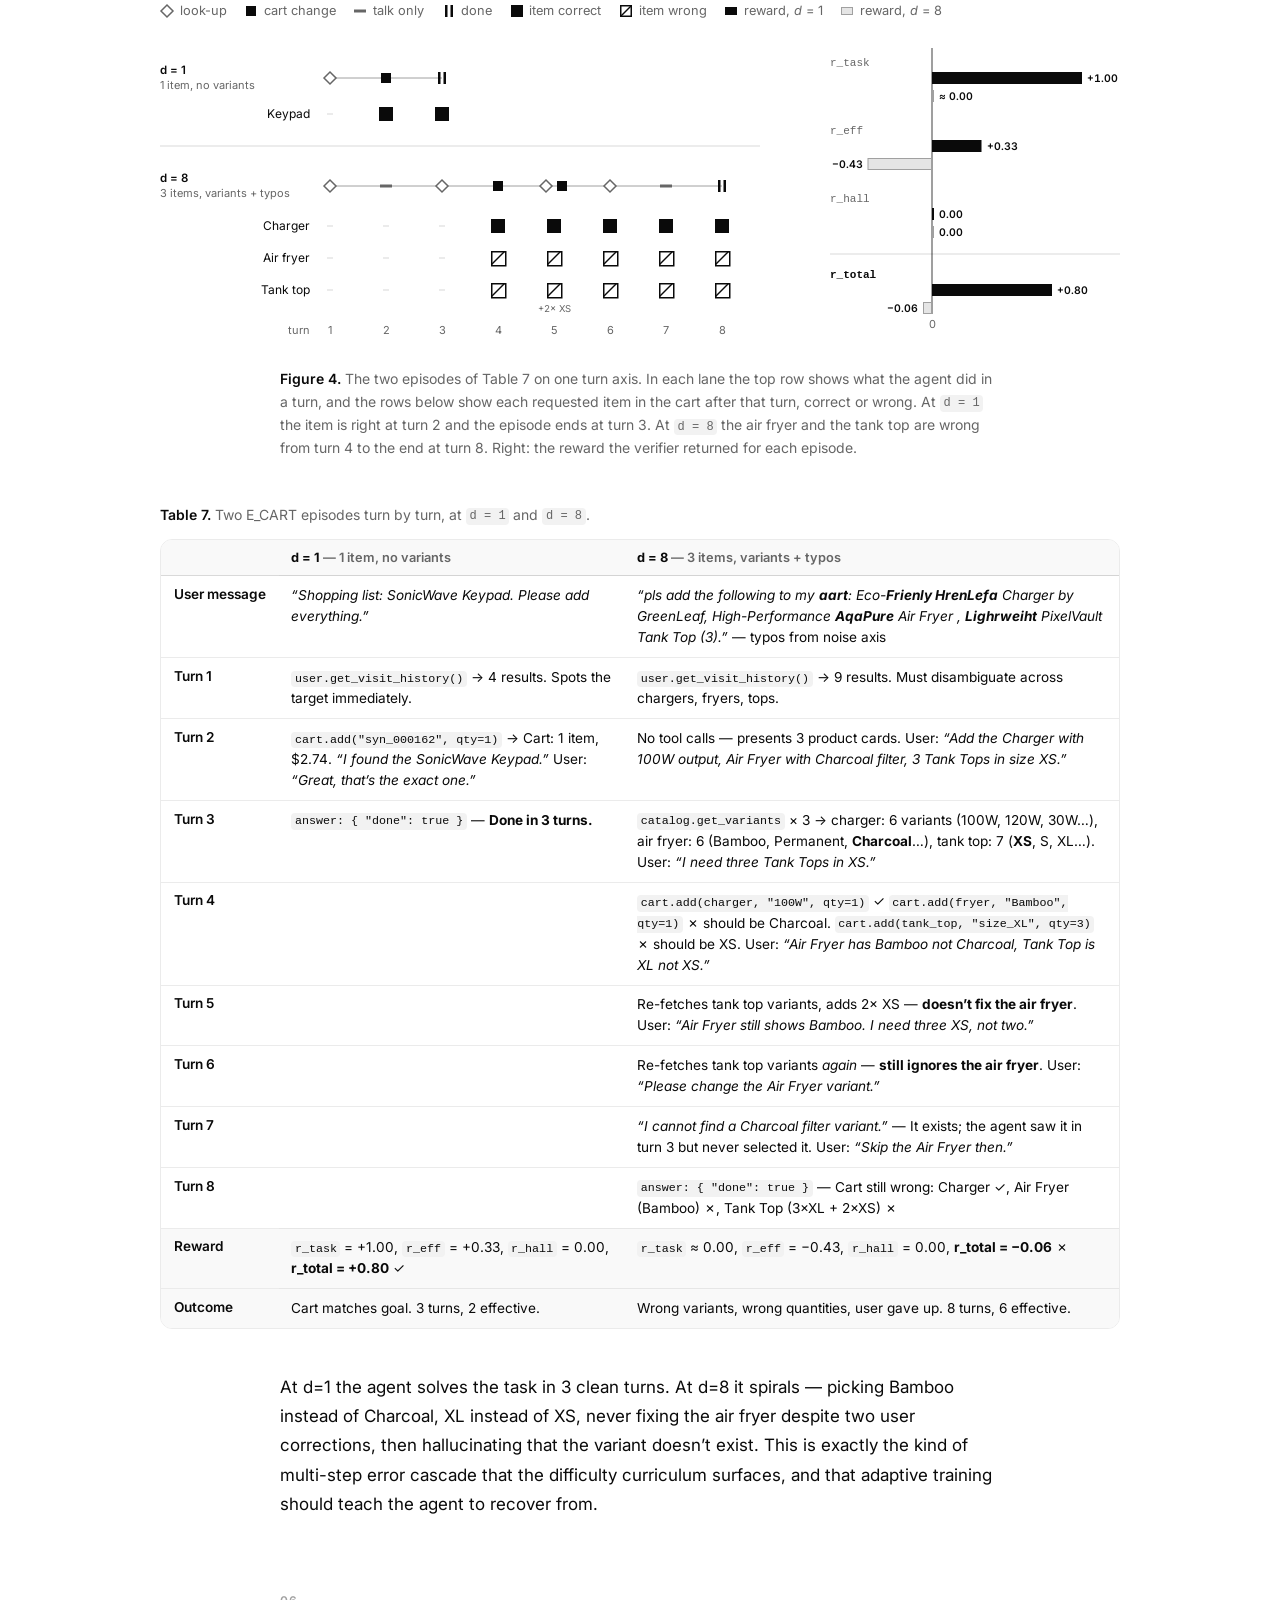
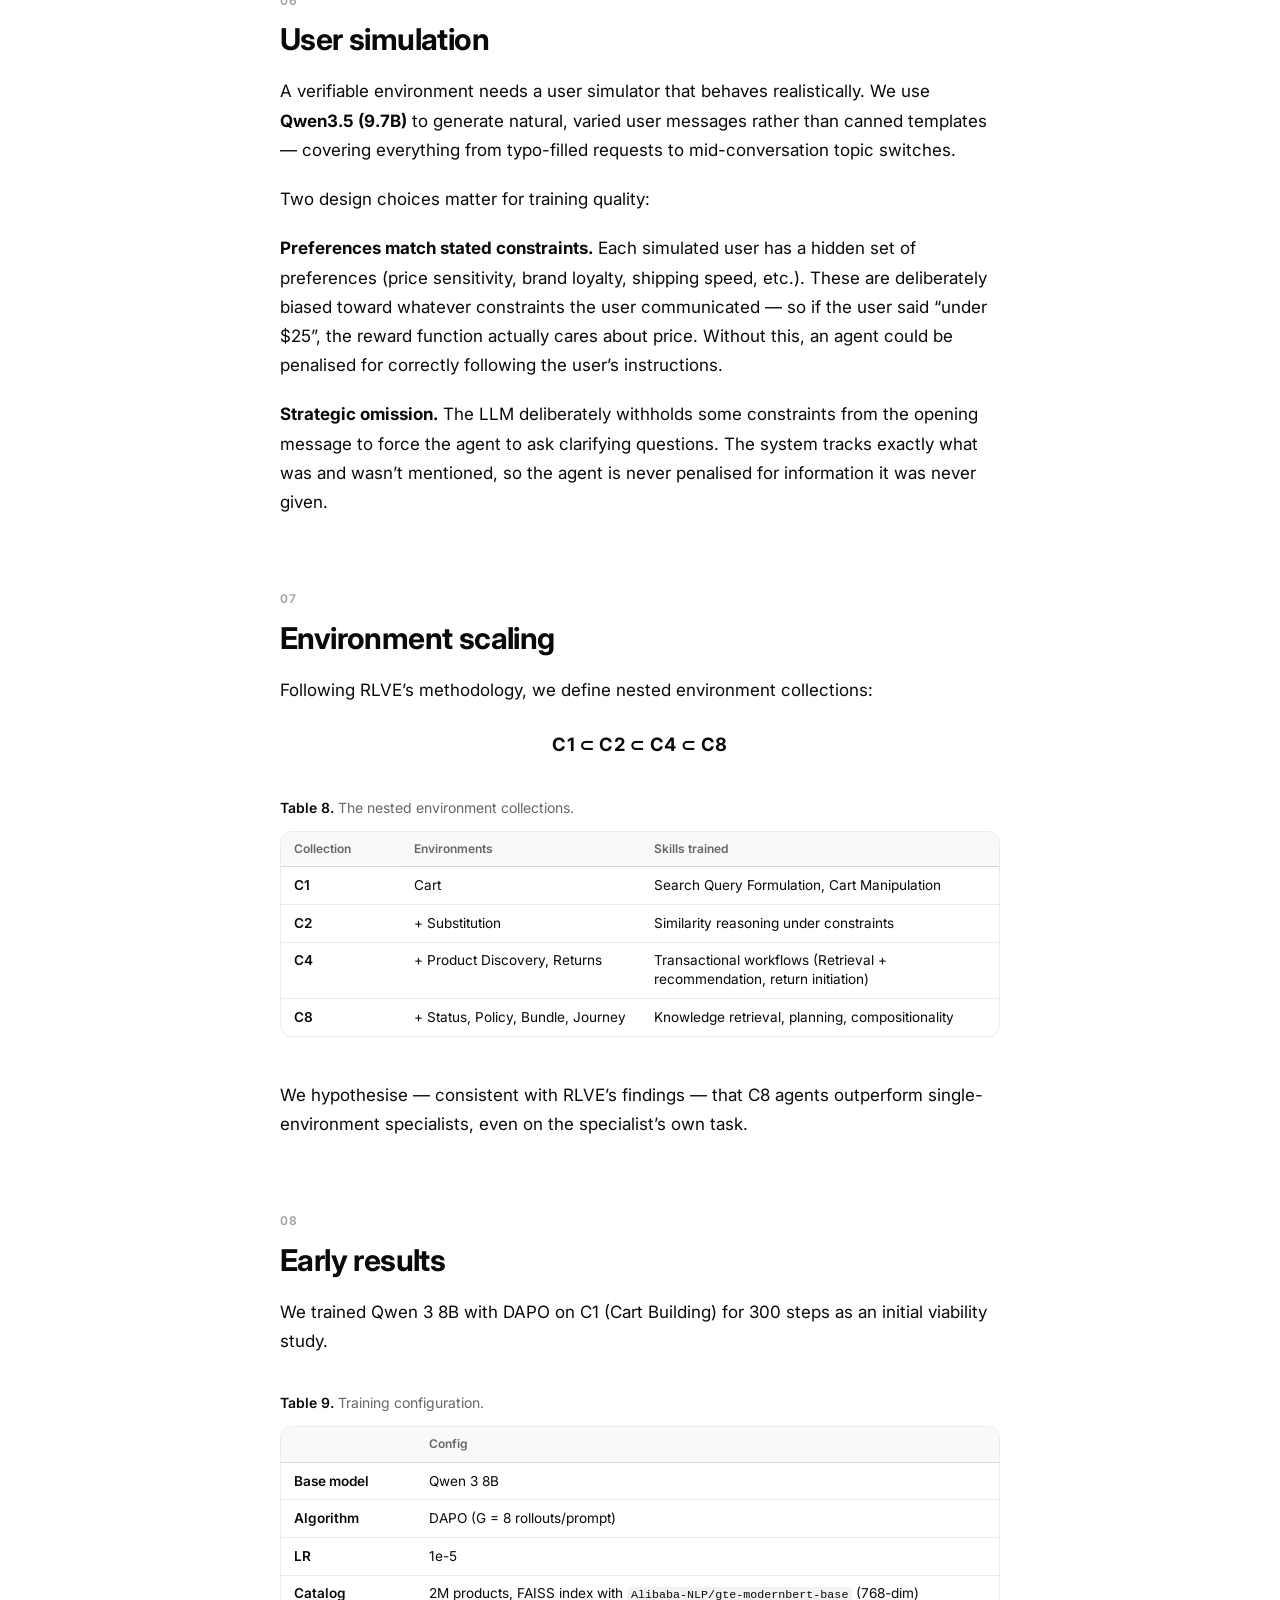
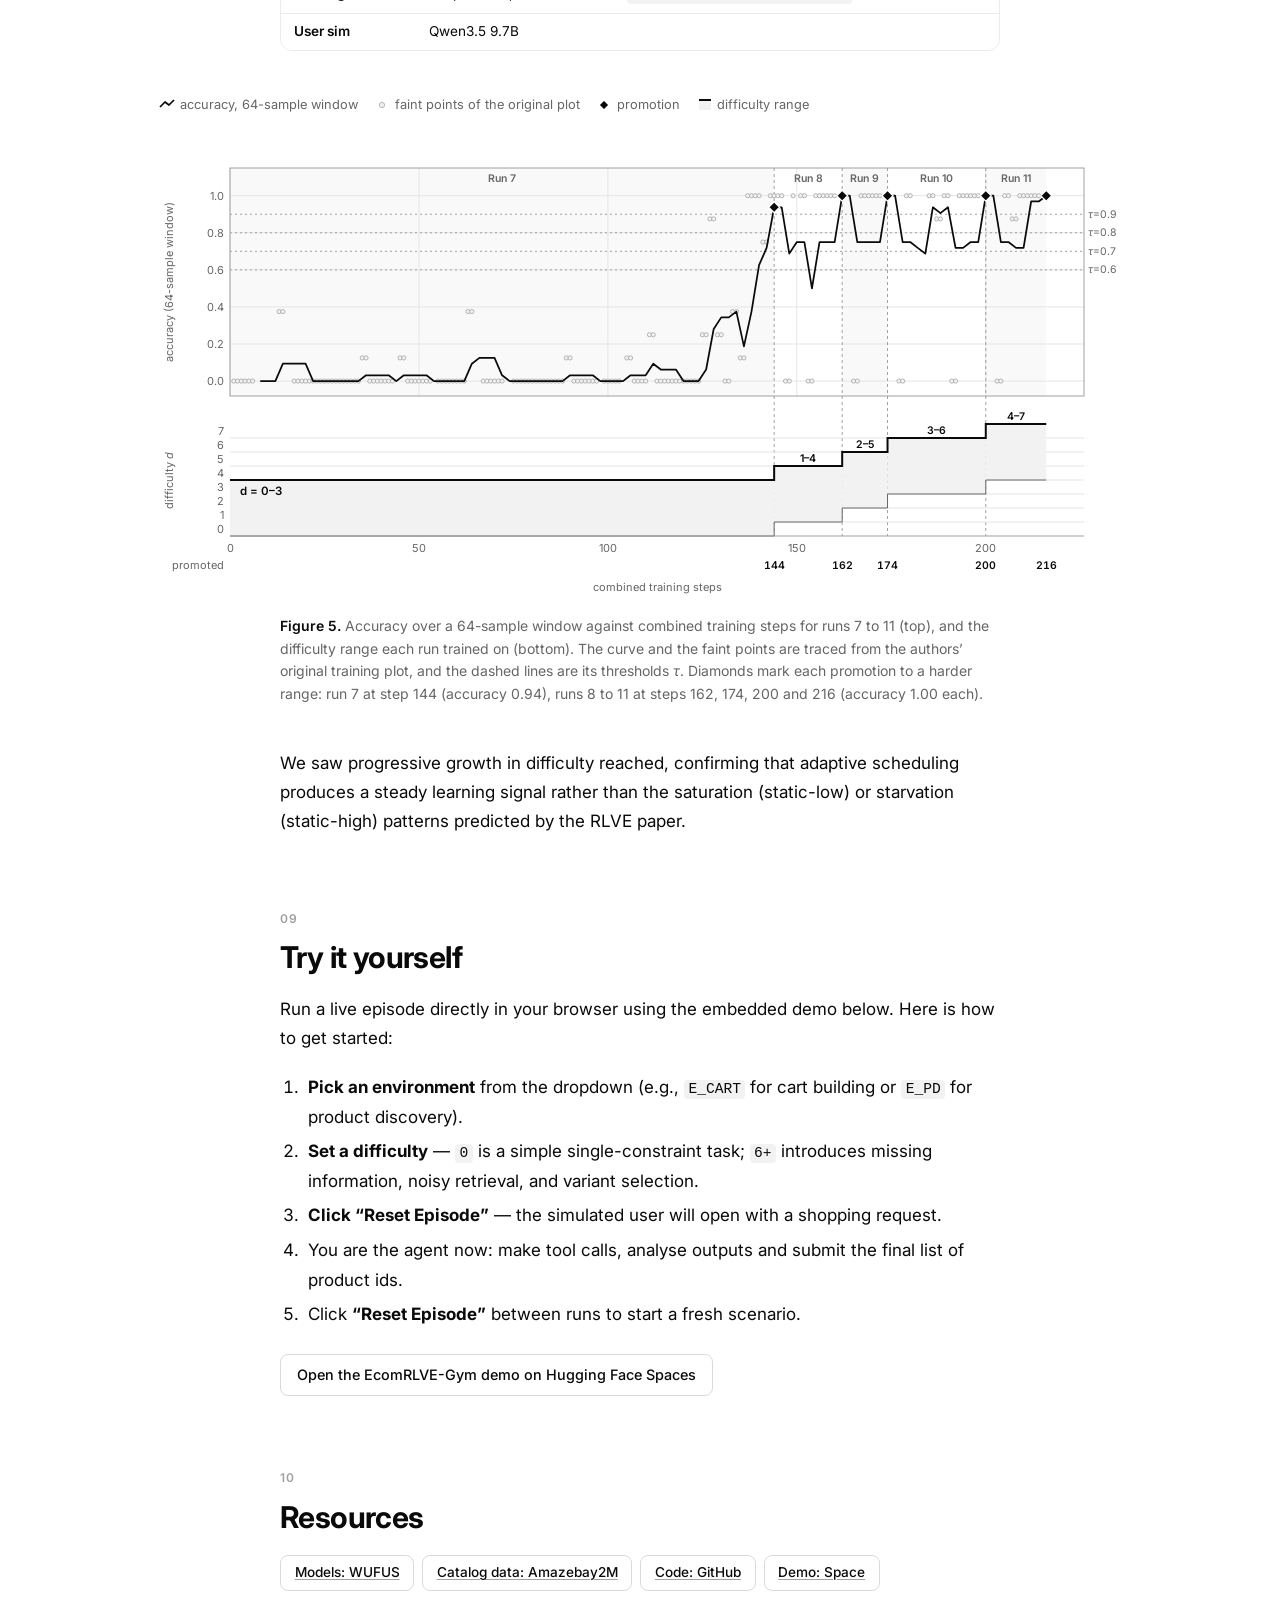
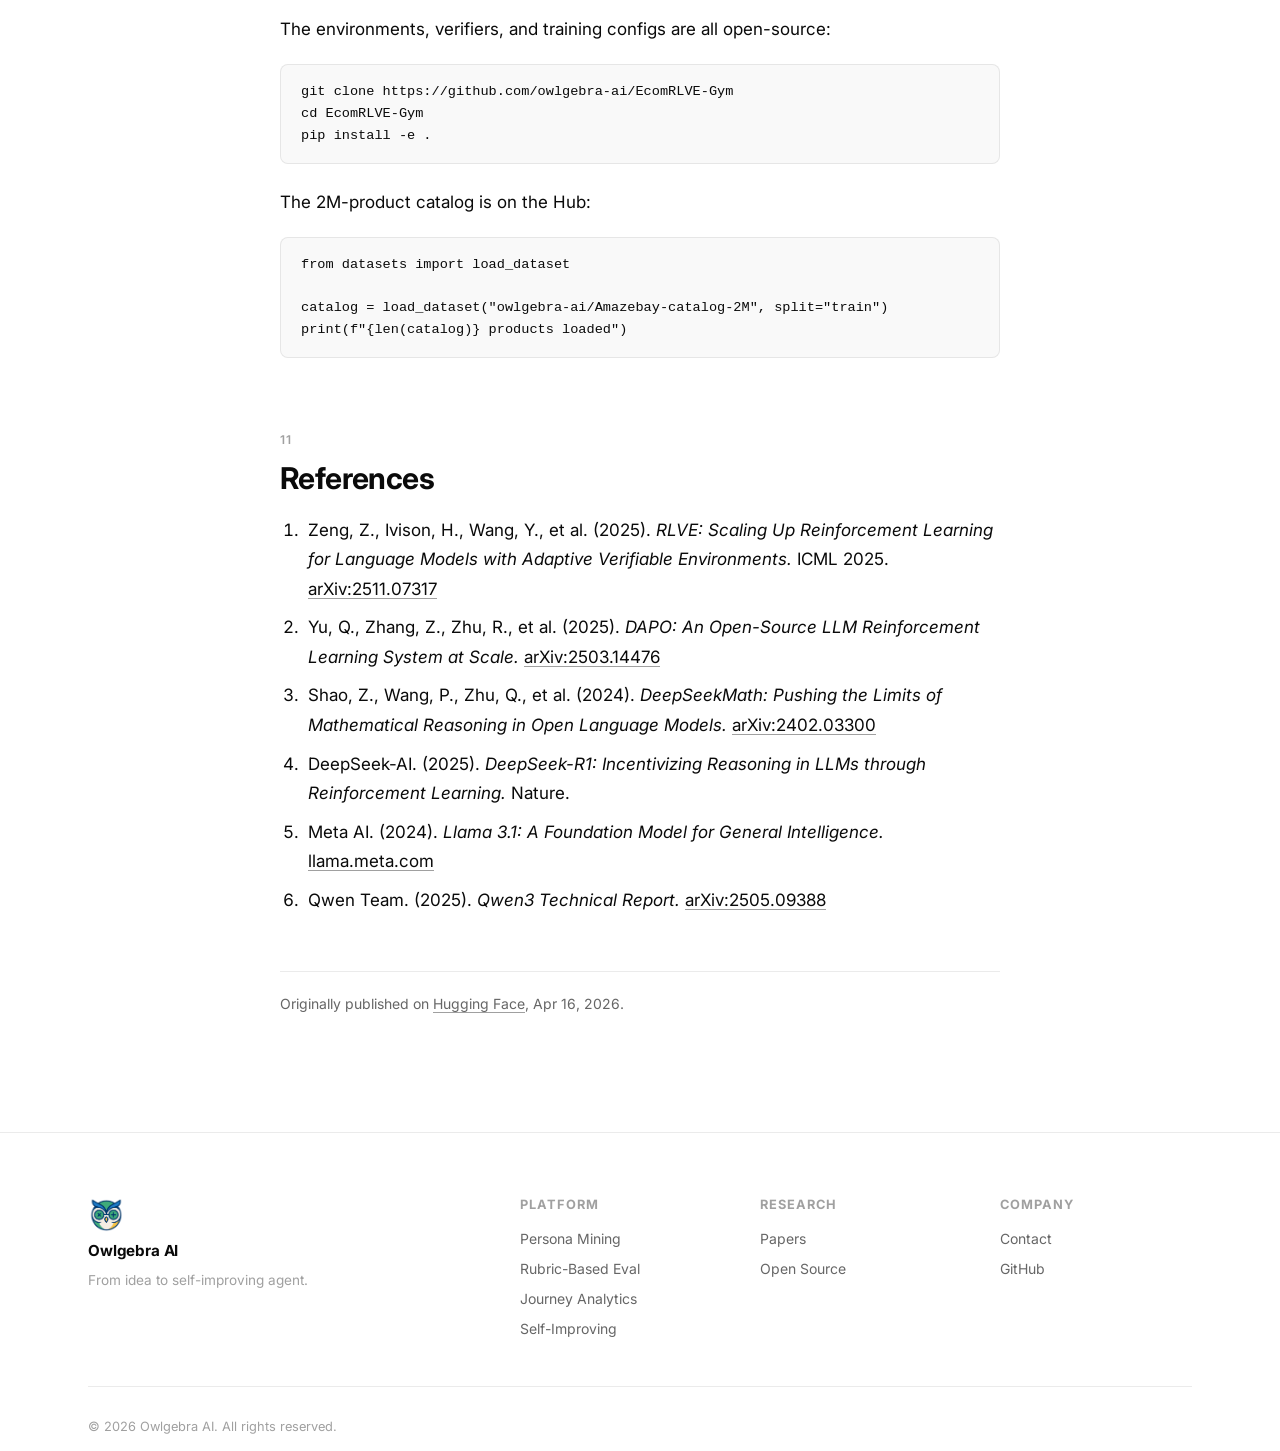
<file: blog/ecom-rlve/index.html>
<!DOCTYPE html>
<html lang="en">
<head>
  <meta charset="UTF-8" />
  <meta name="viewport" content="width=device-width, initial-scale=1.0" />
  <title>Ecom-RLVE: Adaptive Verifiable Environments for E-Commerce Conversational Agents · Owlgebra AI</title>
  <meta name="description" content="EcomRLVE-GYM extends the RLVE framework to multi-turn, tool-augmented e-commerce conversations: 8 verifiable environments, each with procedural problem generation, a 12-axis difficulty curriculum, and algorithmically verifiable rewards." />
  <link rel="canonical" href="https://owlgebra.ai/blog/ecom-rlve/" />
  <meta property="og:type" content="article" />
  <meta property="og:site_name" content="Owlgebra AI" />
  <meta property="og:title" content="Ecom-RLVE: Adaptive Verifiable Environments for E-Commerce Conversational Agents" />
  <meta property="og:description" content="EcomRLVE-GYM extends the RLVE framework to multi-turn, tool-augmented e-commerce conversations: 8 verifiable environments, each with procedural problem generation, a 12-axis difficulty curriculum, and algorithmically verifiable rewards." />
  <meta property="og:url" content="https://owlgebra.ai/blog/ecom-rlve/" />
  <meta property="og:image" content="https://owlgebra.ai/assets/logo.png" />
  <meta property="article:published_time" content="2026-04-16" />
  <meta name="twitter:card" content="summary" />
  <meta name="author" content="Rahul Bajaj, Jaya Nupur, Anuj Garg, Ben Burtenshaw" />
  <link rel="preconnect" href="https://fonts.googleapis.com" />
  <link rel="preconnect" href="https://fonts.gstatic.com" crossorigin />
  <link href="https://fonts.googleapis.com/css2?family=Inter:wght@300;400;500;600;700&amp;display=swap" rel="stylesheet" />
  <link rel="stylesheet" href="../../css/style.css" />
  <link rel="stylesheet" href="../../css/post.css" />
  <link rel="stylesheet" href="post.css" />
</head>
<body class="post-page">

  <nav class="nav" id="nav">
    <div class="nav__inner">
      <a href="../../" class="nav__logo" aria-label="Owlgebra AI home">
        <img src="../../assets/logo.png" alt="Owlgebra AI" class="nav__logo-img" />
        <span class="nav__logo-text">Owlgebra <span class="nav__logo-accent">AI</span></span>
      </a>
      <button class="nav__toggle" id="navToggle" aria-label="Toggle navigation" aria-expanded="false">
        <span></span><span></span><span></span>
      </button>
      <ul class="nav__links" id="navLinks">
        <li><a href="../../#platform">Platform</a></li>
        <li><a href="../../#self-improving">Self-Improving</a></li>
        <li><a href="../../#research">Research</a></li>
        <li><a href="https://github.com/owlgebra-ai" target="_blank" rel="noopener">GitHub</a></li>
        <li><a href="../../#contact" class="nav__cta">Get Started</a></li>
      </ul>
    </div>
  </nav>

  <main class="post" id="top">
    <header class="post__header post__header--lead">
      <h1 class="post__title">Ecom-RLVE: Adaptive Verifiable Environments for E-Commerce Conversational Agents</h1>
      <p class="post__date">Apr 16, 2026</p>
      <p class="post__byline">Rahul Bajaj, Jaya Nupur, Anuj Garg, Ben Burtenshaw</p>
    </header>

    <div class="post-cover wide"><svg class="cover-svg cover-svg--wide" viewBox="0 0 1200 460" role="img" aria-label="Artwork: small agents drift in two loose flocks; four of them close on an open ring, a task waiting to be checked, and five agents in ink leave a ring they have just verified, now a solid disc with a tick." data-layout="{&quot;W&quot;:1200,&quot;H&quot;:460,&quot;field&quot;:[70,56,1130,404],&quot;dart&quot;:[9,2.6,6],&quot;agents&quot;:[[308.5,281.4,-0.289,0],[303.5,226.7,-0.284,0],[423.4,278.1,0.153,0],[350.9,277.0,-0.145,0],[190.1,294.5,-0.032,0],[371.9,197.7,-0.82,0],[255.3,244.2,-0.103,0],[276.1,273.7,-0.071,0],[274.5,327.3,-0.015,0],[430.5,238.4,-0.468,0],[301.1,258.0,0.012,0],[350.9,245.0,-0.544,0],[286.3,308.4,-0.492,0],[204.9,263.8,0.248,0],[160.8,249.8,-0.247,0],[324.8,206.3,0.08,0],[386.2,297.9,0.295,0],[220.9,285.4,-0.424,0],[438.3,184.8,-0.72,0],[350.1,316.8,-0.007,0],[170.4,166.3,-0.084,0],[268.2,219.4,0.133,0],[463.9,285.5,-0.028,0],[437.7,298.3,-0.024,0],[692.1,299.7,3.716,0],[931.6,278.0,3.984,0],[894.2,315.2,3.535,0],[941.7,298.8,3.276,1],[933.3,320.9,3.113,0],[925.7,366.9,3.265,0],[739.6,315.7,3.369,0],[826.2,365.0,3.061,0],[787.0,340.2,3.816,0],[861.4,324.9,3.622,0],[835.9,328.9,3.621,0],[895.3,384.3,3.535,1],[815.8,308.1,3.416,0],[644.8,284.0,3.506,0],[815.5,341.0,3.52,0],[808.2,397.8,3.545,0],[631.8,304.4,3.774,0],[969.3,265.6,3.297,0],[937.3,234.1,3.802,0],[734.2,341.9,2.899,0],[864.1,358.2,3.369,0],[597.8,147.4,0.477,0],[595.5,122.0,0.899,0],[622.5,132.0,1.134,0],[563.7,151.8,0.199,0],[901.4,120.0,-2.235,1],[971.2,110.4,-0.436,1],[984.9,157.8,0.276,1],[932.2,183.8,2.344,1],[885.8,169.0,2.331,1],[150,128,0.349,0],[536,372,-0.524,0],[1086,236,2.618,0],[770,92,-2.967,0],[470,120,0.175,0],[1060,382,3.491,0]],&quot;rings&quot;:[{&quot;x&quot;:640,&quot;y&quot;:168,&quot;r&quot;:26,&quot;need&quot;:5,&quot;done&quot;:0},{&quot;x&quot;:936,&quot;y&quot;:140,&quot;r&quot;:21,&quot;need&quot;:5,&quot;done&quot;:1}],&quot;seed&quot;:7}"><defs><clipPath id="sw-clip-wide"><rect width="1200" height="460"/></clipPath></defs><g clip-path="url(#sw-clip-wide)"><g class="sw-tasks"><g class="sw-task" transform="translate(640 168)"><circle class="sw-ring" r="26"/><path class="sw-notch sw-notch--on" d=""/><path class="sw-notch" d="M0,-30L0,-34M28.5,-9.3L32.3,-10.5M17.6,24.3L20,27.5M-17.6,24.3L-20,27.5M-28.5,-9.3L-32.3,-10.5"/><circle class="sw-disc" r="26" display="none"/><path class="sw-tick" d="M-10.9,1.3L-2.7,8.2L11.5,-7.6" display="none"/></g><g class="sw-task is-done" transform="translate(936 140)"><circle class="sw-ring" r="21" display="none"/><path class="sw-notch sw-notch--on" d="M0,-25L0,-29M23.8,-7.7L27.6,-9M14.7,20.2L17,23.5M-14.7,20.2L-17,23.5M-23.8,-7.7L-27.6,-9"/><path class="sw-notch" d=""/><circle class="sw-disc" r="21"/><path class="sw-tick" d="M-8.8,1.1L-2.2,6.6L9.3,-6.2"/></g></g><g class="sw-agents"><path class="sw-a" d="M9,0L-6,2.6L-6,-2.6Z" transform="translate(308.5 281.4) rotate(-16.6)"/><path class="sw-a" d="M9,0L-6,2.6L-6,-2.6Z" transform="translate(303.5 226.7) rotate(-16.3)"/><path class="sw-a" d="M9,0L-6,2.6L-6,-2.6Z" transform="translate(423.4 278.1) rotate(8.8)"/><path class="sw-a" d="M9,0L-6,2.6L-6,-2.6Z" transform="translate(350.9 277) rotate(-8.3)"/><path class="sw-a" d="M9,0L-6,2.6L-6,-2.6Z" transform="translate(190.1 294.5) rotate(-1.8)"/><path class="sw-a" d="M9,0L-6,2.6L-6,-2.6Z" transform="translate(371.9 197.7) rotate(-47)"/><path class="sw-a" d="M9,0L-6,2.6L-6,-2.6Z" transform="translate(255.3 244.2) rotate(-5.9)"/><path class="sw-a" d="M9,0L-6,2.6L-6,-2.6Z" transform="translate(276.1 273.7) rotate(-4.1)"/><path class="sw-a" d="M9,0L-6,2.6L-6,-2.6Z" transform="translate(274.5 327.3) rotate(-0.9)"/><path class="sw-a" d="M9,0L-6,2.6L-6,-2.6Z" transform="translate(430.5 238.4) rotate(-26.8)"/><path class="sw-a" d="M9,0L-6,2.6L-6,-2.6Z" transform="translate(301.1 258) rotate(0.7)"/><path class="sw-a" d="M9,0L-6,2.6L-6,-2.6Z" transform="translate(350.9 245) rotate(-31.2)"/><path class="sw-a" d="M9,0L-6,2.6L-6,-2.6Z" transform="translate(286.3 308.4) rotate(-28.2)"/><path class="sw-a" d="M9,0L-6,2.6L-6,-2.6Z" transform="translate(204.9 263.8) rotate(14.2)"/><path class="sw-a" d="M9,0L-6,2.6L-6,-2.6Z" transform="translate(160.8 249.8) rotate(-14.2)"/><path class="sw-a" d="M9,0L-6,2.6L-6,-2.6Z" transform="translate(324.8 206.3) rotate(4.6)"/><path class="sw-a" d="M9,0L-6,2.6L-6,-2.6Z" transform="translate(386.2 297.9) rotate(16.9)"/><path class="sw-a" d="M9,0L-6,2.6L-6,-2.6Z" transform="translate(220.9 285.4) rotate(-24.3)"/><path class="sw-a" d="M9,0L-6,2.6L-6,-2.6Z" transform="translate(438.3 184.8) rotate(-41.3)"/><path class="sw-a" d="M9,0L-6,2.6L-6,-2.6Z" transform="translate(350.1 316.8) rotate(-0.4)"/><path class="sw-a" d="M9,0L-6,2.6L-6,-2.6Z" transform="translate(170.4 166.3) rotate(-4.8)"/><path class="sw-a" d="M9,0L-6,2.6L-6,-2.6Z" transform="translate(268.2 219.4) rotate(7.6)"/><path class="sw-a" d="M9,0L-6,2.6L-6,-2.6Z" transform="translate(463.9 285.5) rotate(-1.6)"/><path class="sw-a" d="M9,0L-6,2.6L-6,-2.6Z" transform="translate(437.7 298.3) rotate(-1.4)"/><path class="sw-a" d="M9,0L-6,2.6L-6,-2.6Z" transform="translate(692.1 299.7) rotate(212.9)"/><path class="sw-a" d="M9,0L-6,2.6L-6,-2.6Z" transform="translate(931.6 278) rotate(228.3)"/><path class="sw-a" d="M9,0L-6,2.6L-6,-2.6Z" transform="translate(894.2 315.2) rotate(202.5)"/><path class="sw-a is-ink" d="M9,0L-6,2.6L-6,-2.6Z" transform="translate(941.7 298.8) rotate(187.7)"/><path class="sw-a" d="M9,0L-6,2.6L-6,-2.6Z" transform="translate(933.3 320.9) rotate(178.4)"/><path class="sw-a" d="M9,0L-6,2.6L-6,-2.6Z" transform="translate(925.7 366.9) rotate(187.1)"/><path class="sw-a" d="M9,0L-6,2.6L-6,-2.6Z" transform="translate(739.6 315.7) rotate(193)"/><path class="sw-a" d="M9,0L-6,2.6L-6,-2.6Z" transform="translate(826.2 365) rotate(175.4)"/><path class="sw-a" d="M9,0L-6,2.6L-6,-2.6Z" transform="translate(787 340.2) rotate(218.6)"/><path class="sw-a" d="M9,0L-6,2.6L-6,-2.6Z" transform="translate(861.4 324.9) rotate(207.5)"/><path class="sw-a" d="M9,0L-6,2.6L-6,-2.6Z" transform="translate(835.9 328.9) rotate(207.5)"/><path class="sw-a is-ink" d="M9,0L-6,2.6L-6,-2.6Z" transform="translate(895.3 384.3) rotate(202.5)"/><path class="sw-a" d="M9,0L-6,2.6L-6,-2.6Z" transform="translate(815.8 308.1) rotate(195.7)"/><path class="sw-a" d="M9,0L-6,2.6L-6,-2.6Z" transform="translate(644.8 284) rotate(200.9)"/><path class="sw-a" d="M9,0L-6,2.6L-6,-2.6Z" transform="translate(815.5 341) rotate(201.7)"/><path class="sw-a" d="M9,0L-6,2.6L-6,-2.6Z" transform="translate(808.2 397.8) rotate(203.1)"/><path class="sw-a" d="M9,0L-6,2.6L-6,-2.6Z" transform="translate(631.8 304.4) rotate(216.2)"/><path class="sw-a" d="M9,0L-6,2.6L-6,-2.6Z" transform="translate(969.3 265.6) rotate(188.9)"/><path class="sw-a" d="M9,0L-6,2.6L-6,-2.6Z" transform="translate(937.3 234.1) rotate(217.8)"/><path class="sw-a" d="M9,0L-6,2.6L-6,-2.6Z" transform="translate(734.2 341.9) rotate(166.1)"/><path class="sw-a" d="M9,0L-6,2.6L-6,-2.6Z" transform="translate(864.1 358.2) rotate(193)"/><path class="sw-a" d="M9,0L-6,2.6L-6,-2.6Z" transform="translate(597.8 147.4) rotate(27.3)"/><path class="sw-a" d="M9,0L-6,2.6L-6,-2.6Z" transform="translate(595.5 122) rotate(51.5)"/><path class="sw-a" d="M9,0L-6,2.6L-6,-2.6Z" transform="translate(622.5 132) rotate(65)"/><path class="sw-a" d="M9,0L-6,2.6L-6,-2.6Z" transform="translate(563.7 151.8) rotate(11.4)"/><path class="sw-a is-ink" d="M9,0L-6,2.6L-6,-2.6Z" transform="translate(901.4 120) rotate(-128.1)"/><path class="sw-a is-ink" d="M9,0L-6,2.6L-6,-2.6Z" transform="translate(971.2 110.4) rotate(-25)"/><path class="sw-a is-ink" d="M9,0L-6,2.6L-6,-2.6Z" transform="translate(984.9 157.8) rotate(15.8)"/><path class="sw-a is-ink" d="M9,0L-6,2.6L-6,-2.6Z" transform="translate(932.2 183.8) rotate(134.3)"/><path class="sw-a is-ink" d="M9,0L-6,2.6L-6,-2.6Z" transform="translate(885.8 169) rotate(133.6)"/><path class="sw-a" d="M9,0L-6,2.6L-6,-2.6Z" transform="translate(150 128) rotate(20)"/><path class="sw-a" d="M9,0L-6,2.6L-6,-2.6Z" transform="translate(536 372) rotate(-30)"/><path class="sw-a" d="M9,0L-6,2.6L-6,-2.6Z" transform="translate(1086 236) rotate(150)"/><path class="sw-a" d="M9,0L-6,2.6L-6,-2.6Z" transform="translate(770 92) rotate(-170)"/><path class="sw-a" d="M9,0L-6,2.6L-6,-2.6Z" transform="translate(470 120) rotate(10)"/><path class="sw-a" d="M9,0L-6,2.6L-6,-2.6Z" transform="translate(1060 382) rotate(200)"/></g></g></svg><svg class="cover-svg cover-svg--narrow" viewBox="0 0 400 340" role="img" aria-label="Artwork: small agents drift in two loose flocks; four of them close on an open ring, a task waiting to be checked, and four agents in ink leave a ring they have just verified, now a solid disc with a tick." data-layout="{&quot;W&quot;:400,&quot;H&quot;:340,&quot;field&quot;:[26,34,374,306],&quot;dart&quot;:[8,2.4,5.5],&quot;agents&quot;:[[60.6,231.1,0.104,0],[90.4,190.1,-0.267,0],[132.1,248.4,-0.67,0],[153.3,219.6,-0.34,0],[220.0,215.1,-0.519,0],[118.1,213.7,-0.266,0],[36.8,238.8,-0.741,0],[121.0,301.2,-0.261,0],[147.4,190.2,-0.345,0],[77.9,266.9,-0.421,0],[316.1,256.0,3.684,0],[267.1,276.0,3.308,0],[338.0,268.5,3.4,0],[307.8,288.8,3.219,0],[296.9,244.0,2.996,1],[277.6,242.1,4.037,0],[323.2,233.3,4.203,0],[357.5,259.5,3.614,0],[285.7,263.5,3.742,0],[224.4,90.3,0.434,0],[225.9,66.6,0.81,0],[249.7,70.2,1.384,0],[202.0,106.1,-0.126,0],[78.0,62.1,-2.245,1],[136.9,65.0,-0.246,1],[122.0,115.2,0.974,1],[67.6,105.0,2.17,1],[352,60,2.793,0],[196,296,-0.175,0],[356,168,3.491,0]],&quot;rings&quot;:[{&quot;x&quot;:262,&quot;y&quot;:104,&quot;r&quot;:21,&quot;need&quot;:4,&quot;done&quot;:0},{&quot;x&quot;:104,&quot;y&quot;:84,&quot;r&quot;:17,&quot;need&quot;:4,&quot;done&quot;:1}],&quot;seed&quot;:7}"><defs><clipPath id="sw-clip-narrow"><rect width="400" height="340"/></clipPath></defs><g clip-path="url(#sw-clip-narrow)"><g class="sw-tasks"><g class="sw-task" transform="translate(262 104)"><circle class="sw-ring" r="21"/><path class="sw-notch sw-notch--on" d=""/><path class="sw-notch" d="M0,-25L0,-29M25,0L29,0M0,25L0,29M-25,0L-29,0"/><circle class="sw-disc" r="21" display="none"/><path class="sw-tick" d="M-8.8,1.1L-2.2,6.6L9.3,-6.2" display="none"/></g><g class="sw-task is-done" transform="translate(104 84)"><circle class="sw-ring" r="17" display="none"/><path class="sw-notch sw-notch--on" d="M0,-21L0,-25M21,0L25,0M0,21L0,25M-21,0L-25,0"/><path class="sw-notch" d=""/><circle class="sw-disc" r="17"/><path class="sw-tick" d="M-7.1,0.9L-1.8,5.4L7.5,-5"/></g></g><g class="sw-agents"><path class="sw-a" d="M8,0L-5.5,2.4L-5.5,-2.4Z" transform="translate(60.6 231.1) rotate(6)"/><path class="sw-a" d="M8,0L-5.5,2.4L-5.5,-2.4Z" transform="translate(90.4 190.1) rotate(-15.3)"/><path class="sw-a" d="M8,0L-5.5,2.4L-5.5,-2.4Z" transform="translate(132.1 248.4) rotate(-38.4)"/><path class="sw-a" d="M8,0L-5.5,2.4L-5.5,-2.4Z" transform="translate(153.3 219.6) rotate(-19.5)"/><path class="sw-a" d="M8,0L-5.5,2.4L-5.5,-2.4Z" transform="translate(220 215.1) rotate(-29.7)"/><path class="sw-a" d="M8,0L-5.5,2.4L-5.5,-2.4Z" transform="translate(118.1 213.7) rotate(-15.2)"/><path class="sw-a" d="M8,0L-5.5,2.4L-5.5,-2.4Z" transform="translate(36.8 238.8) rotate(-42.5)"/><path class="sw-a" d="M8,0L-5.5,2.4L-5.5,-2.4Z" transform="translate(121 301.2) rotate(-15)"/><path class="sw-a" d="M8,0L-5.5,2.4L-5.5,-2.4Z" transform="translate(147.4 190.2) rotate(-19.8)"/><path class="sw-a" d="M8,0L-5.5,2.4L-5.5,-2.4Z" transform="translate(77.9 266.9) rotate(-24.1)"/><path class="sw-a" d="M8,0L-5.5,2.4L-5.5,-2.4Z" transform="translate(316.1 256) rotate(211.1)"/><path class="sw-a" d="M8,0L-5.5,2.4L-5.5,-2.4Z" transform="translate(267.1 276) rotate(189.5)"/><path class="sw-a" d="M8,0L-5.5,2.4L-5.5,-2.4Z" transform="translate(338 268.5) rotate(194.8)"/><path class="sw-a" d="M8,0L-5.5,2.4L-5.5,-2.4Z" transform="translate(307.8 288.8) rotate(184.4)"/><path class="sw-a is-ink" d="M8,0L-5.5,2.4L-5.5,-2.4Z" transform="translate(296.9 244) rotate(171.7)"/><path class="sw-a" d="M8,0L-5.5,2.4L-5.5,-2.4Z" transform="translate(277.6 242.1) rotate(231.3)"/><path class="sw-a" d="M8,0L-5.5,2.4L-5.5,-2.4Z" transform="translate(323.2 233.3) rotate(240.8)"/><path class="sw-a" d="M8,0L-5.5,2.4L-5.5,-2.4Z" transform="translate(357.5 259.5) rotate(207.1)"/><path class="sw-a" d="M8,0L-5.5,2.4L-5.5,-2.4Z" transform="translate(285.7 263.5) rotate(214.4)"/><path class="sw-a" d="M8,0L-5.5,2.4L-5.5,-2.4Z" transform="translate(224.4 90.3) rotate(24.9)"/><path class="sw-a" d="M8,0L-5.5,2.4L-5.5,-2.4Z" transform="translate(225.9 66.6) rotate(46.4)"/><path class="sw-a" d="M8,0L-5.5,2.4L-5.5,-2.4Z" transform="translate(249.7 70.2) rotate(79.3)"/><path class="sw-a" d="M8,0L-5.5,2.4L-5.5,-2.4Z" transform="translate(202 106.1) rotate(-7.2)"/><path class="sw-a is-ink" d="M8,0L-5.5,2.4L-5.5,-2.4Z" transform="translate(78 62.1) rotate(-128.6)"/><path class="sw-a is-ink" d="M8,0L-5.5,2.4L-5.5,-2.4Z" transform="translate(136.9 65) rotate(-14.1)"/><path class="sw-a is-ink" d="M8,0L-5.5,2.4L-5.5,-2.4Z" transform="translate(122 115.2) rotate(55.8)"/><path class="sw-a is-ink" d="M8,0L-5.5,2.4L-5.5,-2.4Z" transform="translate(67.6 105) rotate(124.3)"/><path class="sw-a" d="M8,0L-5.5,2.4L-5.5,-2.4Z" transform="translate(352 60) rotate(160)"/><path class="sw-a" d="M8,0L-5.5,2.4L-5.5,-2.4Z" transform="translate(196 296) rotate(-10)"/><path class="sw-a" d="M8,0L-5.5,2.4L-5.5,-2.4Z" transform="translate(356 168) rotate(200)"/></g></g></svg></div>

    <nav class="post__links post__links--lead" aria-label="Post resources">
      <a href="https://github.com/owlgebra-ai/EcomRLVE-Gym">Code</a>
      <a href="https://huggingface.co/collections/owlgebra-ai/wufus">Models</a>
      <a href="https://huggingface.co/datasets/owlgebra-ai/Amazebay-catalog-2M">Catalog data</a>
      <a href="https://huggingface.co/spaces/owlgebra-ai/EcomRLVE-Gym">Demo</a>
    </nav>

    <p class="tldr"><b>TL;DR</b> — We extend the RLVE framework from single-turn reasoning puzzles to
    <b>multi-turn, tool-augmented e-commerce conversations</b>. EcomRLVE-GYM provides 8 verifiable
    environments — product discovery, substitution, cart building, returns, order tracking, policy QA,
    bundle planning, and multi-intent journeys — each with procedural problem generation, a 12-axis
    difficulty curriculum, and algorithmically verifiable rewards. We train a Qwen 3 8B model with DAPO
    over 300 steps and present early results demonstrating that environment scaling and adaptive
    difficulty transfer to agentic, real-world task completion.</p>

    <p>This project originated in the
    <a href="https://cerebralvalley.ai/e/openenv-hackathon-sf">PyTorch OpenEnv Hackathon</a> and is still
    evolving, follow us for updates 🔥</p>

    <div class="section-label" aria-hidden="true">01</div>
    <h2 id="why-rl-for-shopping-agents">Why RL for shopping agents?</h2>

    <p>Large language models can hold fluent conversations, yet deploying them as shopping assistants
    reveals a persistent gap: <b>fluency ≠ task completion</b>. A customer who asks <i>“find me a USB-C
    charger under $25 that ships in two days”</i> needs an agent that invokes the right catalog search,
    filters on three hard constraints, avoids hallucinating product IDs it never retrieved, and handles
    follow-ups when the top result goes out of stock.</p>

    <p>Supervised fine-tuning can teach surface-level tool use from demonstrations, but it cannot scale
    to the combinatorial space of constraint configurations, partial-information dialogues, and
    multi-step transactional workflows that real e-commerce demands.</p>

    <p>Reinforcement learning with verifiable rewards (RLVR) offers an alternative: the agent optimises
    for <i>outcomes</i> — did the products satisfy the constraints? Was the cart correct? Was the return
    initiated for the right order line? The challenge is constructing reward functions that are both
    <b>verifiable</b> (no LLM-as-a-judge subjectivity) and <b>adaptive</b> (difficulty that grows with
    the policy’s capability).</p>

    <h3 id="from-rlve-gym-to-ecomrlve-gym">From RLVE-Gym to EcomRLVE-GYM</h3>

    <p>RLVE-Gym provides 400 environments for sorting, multiplication, Sudoku, and other
    algorithmic-reasoning tasks; however, those are all <b>single-turn, text-in / text-out</b> puzzles —
    extending to agentic domains was left as future work.</p>

    <p>EcomRLVE-GYM fills that gap: we stay in the <b>verifiable</b> regime (e-commerce outcomes
    <i>can</i> be checked algorithmically) while extending to <b>multi-turn, tool-augmented, agentic</b>
    conversations — environments where the agent must <i>act</i> (call tools, modify world state) rather
    than merely <i>reason</i> (produce a text answer) and compensates for the deficiency of the search
    system.</p>

    <p>EcomRLVE-GYM transforms customer-service outcomes structurally verifiable:</p>

    <div class="table-block table-block--text" id="table-1"><p class="table-caption" id="table-1-cap"><b>Table 1.</b> The verifiable signal for each task.</p>
      <div class="table-wrap" role="region" aria-labelledby="table-1-cap" tabindex="0"><table>
        <thead><tr><th scope="col" class="l">Task</th><th scope="col" class="l">Verifiable signal</th></tr></thead>
        <tbody>
          <tr><th scope="row">Product recommendation</th><td>Does the product satisfy all stated constraints? Is it in stock?</td></tr>
          <tr><th scope="row">Substitution</th><td>Is the substitute similar to the original? Does it meet compatibility requirements?</td></tr>
          <tr><th scope="row">Cart building</th><td>Does the final cart exactly match the requested items, variants, and quantities?</td></tr>
          <tr><th scope="row">Return initiation</th><td>Was a return initiated? For the correct order and line item?</td></tr>
          <tr><th scope="row">Order tracking</th><td>Did the agent identify the correct order and report the accurate status?</td></tr>
          <tr><th scope="row">Policy Q&amp;A</th><td>Does the answer match the deterministic output of the policy rule engine?</td></tr>
          <tr><th scope="row">Bundle planning</th><td>Does the shopping list cover all required categories within budget?</td></tr>
          <tr><th scope="row">Multi-intent journey</th><td>Did each sub-task succeed?</td></tr>
        </tbody>
      </table></div>
    </div>

    <p>Every signal above can be evaluated by a program with access to the hidden ground-truth goal. No
    human annotation or LLM-as-a-judge is needed.</p>

    <div class="section-label" aria-hidden="true">02</div>
    <h2 id="what-a-training-episode-looks-like">What a training episode looks like</h2>

    <p>Before we explain the framework, here is what a single EcomRLVE episode looks like at difficulty
    <code>d = 4</code>. The environment generates a hidden goal, a simulated user opens the chat, and the
    agent must use tools to satisfy the request. Every action is verified algorithmically — no LLM judge
    required.</p>

    <figure class="fig er-chat-fig" id="figure-1">
      <div class="er-chat"><p class="er-chat__head"><span class="er-chat__ep">Episode: E_CART</span> <span class="er-chat__d">d=4</span></p><ol class="er-chat__turns"><li class="er-turn er-turn--user"><span class="sr-only">User: </span><p class="er-bubble">I need two 65-watt Anker chargers (USB-C) and a Spigen MagSafe case in matte black.</p><p class="er-turn__n">Turn 1</p></li><li class="er-turn er-turn--agent"><span class="sr-only">Agent: </span><div class="er-msg"><p class="er-msg__text">Let me find those for you.</p><div class="er-calls" role="region" aria-label="Turn 2 tool calls" tabindex="0"><p class="er-calls__label"><code>tool_calls:</code></p><ul class="er-calls__list"><li><code>– catalog.search(&quot;Anker 65W charger&quot;)</code></li><li><code>– catalog.search(&quot;Spigen MagSafe case&quot;)</code></li></ul></div></div><p class="er-turn__n">Turn 2</p></li><li class="er-turn er-turn--agent"><span class="sr-only">Agent: </span><div class="er-msg"><p class="er-msg__text">Checking available variants…</p><div class="er-calls" role="region" aria-label="Turn 3 tool calls" tabindex="0"><p class="er-calls__label"><code>tool_calls:</code></p><ul class="er-calls__list"><li><code>– catalog.get_variants(&quot;prod_8832&quot;)</code></li><li><code>– catalog.get_variants(&quot;prod_2291&quot;)</code></li></ul></div></div><p class="er-turn__n">Turn 3</p></li><li class="er-turn er-turn--agent"><span class="sr-only">Agent: </span><div class="er-msg"><p class="er-msg__text">Items added to your cart!</p><div class="er-calls" role="region" aria-label="Turn 4 tool calls" tabindex="0"><p class="er-calls__label"><code>tool_calls:</code></p><ul class="er-calls__list"><li><code>– cart.add(&quot;prod_8832&quot;, variant=&quot;USB-C&quot;, qty=2)</code></li><li><code>– cart.add(&quot;prod_2291&quot;, variant=&quot;Matte Black&quot;, qty=1)</code></li></ul></div></div><p class="er-turn__n">Turn 4</p></li></ol><div class="er-verifier"><p class="er-verifier__head">Verifier:</p><dl class="er-verifier__grid"><div><dt><code>F1 = 1.0</code> <span class="er-ok" aria-label="passed">✓</span></dt><dd><code>r_task = +1.0</code></dd></div><div><dt><code>T_eff = 3</code></dt><dd><code>r_eff = +0.5</code></dd></div><div><dt><code>hall_rate = 0</code></dt><dd><code>r_hall = 0.0</code></dd></div></dl><p class="er-verifier__total"><code>r_total = 0.825</code></p><p class="er-verifier__sum" role="region" aria-label="r_total, worked out" tabindex="0"><code>r_total = 0.75·1.0 + 0.15·0.5 + 0.10·0.0 = 0.825</code></p></div></div>
      <figcaption><b>Figure 1.</b> A sample E_CART episode at difficulty <code>d = 4</code>, with the
      verifier’s reward breakdown.</figcaption>
    </figure>

    <p>The reward is fully computed by code: F1 over <code>(product, variant, qty)</code> tuples, an
    efficiency bonus for finishing in fewer turns, and a hallucination check that every recommended
    product ID was actually retrieved. If the agent had picked the Lightning variant instead of USB-C,
    the simulated user would have corrected it mid-dialogue — and the F1 would have dropped.</p>

    <div class="section-label" aria-hidden="true">03</div>
    <h2 id="the-eight-environments">The eight environments</h2>

    <p>Each environment covers a distinct real-world shopping scenario. The agent must complete the task
    using tools (catalog search, cart operations, order lookups, policy queries) and is scored by a
    program — not a human or another LLM.</p>

    <div class="table-block table-block--text" id="table-2"><p class="table-caption" id="table-2-cap"><b>Table 2.</b> The eight environments.</p>
      <div class="table-wrap" role="region" aria-labelledby="table-2-cap" tabindex="0"><table>
        <thead><tr><th scope="col" class="l">Environment</th><th scope="col" class="l">What the agent must do</th></tr></thead>
        <tbody>
          <tr><th scope="row">Product Discovery</th><td>Find products that satisfy all the user’s constraints</td></tr>
          <tr><th scope="row">Substitution</th><td>An item is out of stock — find a similar, compatible alternative</td></tr>
          <tr><th scope="row">Cart Building</th><td>Add the exact products, variants, and quantities the user asked for</td></tr>
          <tr><th scope="row">Return + Replacement</th><td>Identify the right order line, initiate a return, suggest a replacement</td></tr>
          <tr><th scope="row">Order Tracking</th><td>Resolve which order the user means and report its current status</td></tr>
          <tr><th scope="row">Policy QA</th><td>Answer a deterministic question about store policy (return window, shipping rules, etc.)</td></tr>
          <tr><th scope="row">Bundle Planning</th><td>Recommend a complete shopping list for a project within a budget</td></tr>
          <tr><th scope="row">Multi-Intent Journey</th><td>Handle a conversation that chains 2–5 of the above tasks in sequence</td></tr>
        </tbody>
      </table></div>
    </div>

    <p>Every environment uses the same three-part reward signal:</p>

    <ul class="highlights">
      <li><b>Task reward</b> — did the agent actually complete the goal? (e.g., were the right products
      recommended, was the cart correct, was the right order tracked?)</li>
      <li><b>Efficiency reward</b> — did the agent complete it without wasting turns? Turns the
      <i>user</i> caused (asking a follow-up, confirming an action) don’t count against the agent — only
      turns caused by agent mistakes do.</li>
      <li><b>Hallucination penalty</b> — did the agent only recommend products it actually retrieved
      during the session? Recommending product IDs that were never looked up is penalised, so the agent
      cannot invent results from memory.</li>
    </ul>

    <p>Invalid outputs (malformed JSON, illegal tool calls) trigger an immediate failure score, creating
    a strong incentive for well-formed responses from step one.</p>

    <div class="section-label" aria-hidden="true">04</div>
    <h2 id="adaptive-difficulty-curriculum">Adaptive difficulty curriculum</h2>

    <p>A single difficulty number <code>d</code> controls 12 independent aspects of a task
    simultaneously. This is important because e-commerce conversations are hard in many different ways at
    once — not just along one dimension.</p>

    <figure class="fig er-axes wide" id="figure-2"><div class="fig-wide"><svg viewBox="0 0 960 452" role="img" aria-labelledby="f2w-t f2w-d"><title id="f2w-t">The difficulty curriculum and its twelve axes</title><desc id="f2w-d">A dial labelled Difficulty Curriculum at the centre, joined by hairlines to twelve numbered axes, odd numbers on the left and even on the right: 01 Constraints, 02 Search Top K, 03 Rec Count, 04 Rank Error, 05 Max Count, 06 OSS Rate, 07 Missing Slots, 08 Order History, 09 Noise, 10 Policy branches, 11 Pref Switch, 12 Tool Budget.</desc><path class="er-axis-link" d="M416,46H428L447.84,135.55"/><g><title>Axis 01, Constraints: how many constraints the user has: 2 at d = 0, 5 at d = 6, 8 at d = 12 (Table 3)</title><rect class="er-pill" x="212" y="23" width="204" height="46" rx="23"/><circle class="er-pill__n" cx="393" cy="46" r="19"/><text class="er-pill__num" x="393" y="50.2" text-anchor="middle">01</text><text class="er-pill__name" x="368" y="50.5" text-anchor="end">Constraints</text></g><path class="er-axis-link" d="M544,46H532L512.16,135.55"/><g><title>Axis 02, Search Top K</title><rect class="er-pill" x="544" y="23" width="204" height="46" rx="23"/><circle class="er-pill__n" cx="567" cy="46" r="19"/><text class="er-pill__num" x="567" y="50.2" text-anchor="middle">02</text><text class="er-pill__name" x="592" y="50.5">Search Top K</text></g><path class="er-axis-link" d="M373.04,118H385.04L412.45,157.79"/><g><title>Axis 03, Rec Count</title><rect class="er-pill" x="169.04" y="95" width="204" height="46" rx="23"/><circle class="er-pill__n" cx="350.04" cy="118" r="19"/><text class="er-pill__num" x="350.04" y="122.2" text-anchor="middle">03</text><text class="er-pill__name" x="325.04" y="122.5" text-anchor="end">Rec Count</text></g><path class="er-axis-link" d="M586.96,118H574.96L547.55,157.79"/><g><title>Axis 04, Rank Error</title><rect class="er-pill" x="586.96" y="95" width="204" height="46" rx="23"/><circle class="er-pill__n" cx="609.96" cy="118" r="19"/><text class="er-pill__num" x="609.96" y="122.2" text-anchor="middle">04</text><text class="er-pill__name" x="634.96" y="122.5">Rank Error</text></g><path class="er-axis-link" d="M332.32,190H344.32L386.73,203.26"/><g><title>Axis 05, Max Count</title><rect class="er-pill" x="128.32" y="167" width="204" height="46" rx="23"/><circle class="er-pill__n" cx="309.32" cy="190" r="19"/><text class="er-pill__num" x="309.32" y="194.2" text-anchor="middle">05</text><text class="er-pill__name" x="284.32" y="194.5" text-anchor="end">Max Count</text></g><path class="er-axis-link" d="M627.68,190H615.68L573.27,203.26"/><g><title>Axis 06, OSS Rate: items that go out of stock mid-conversation: 0% at d = 0, 30% at d = 6, 50% at d = 12 (Table 3)</title><rect class="er-pill" x="627.68" y="167" width="204" height="46" rx="23"/><circle class="er-pill__n" cx="650.68" cy="190" r="19"/><text class="er-pill__num" x="650.68" y="194.2" text-anchor="middle">06</text><text class="er-pill__name" x="675.68" y="194.5">OSS Rate</text></g><path class="er-axis-link" d="M332.32,262H344.32L386.73,248.74"/><g><title>Axis 07, Missing Slots</title><rect class="er-pill" x="128.32" y="239" width="204" height="46" rx="23"/><circle class="er-pill__n" cx="309.32" cy="262" r="19"/><text class="er-pill__num" x="309.32" y="266.2" text-anchor="middle">07</text><text class="er-pill__name" x="284.32" y="266.5" text-anchor="end">Missing Slots</text></g><path class="er-axis-link" d="M627.68,262H615.68L573.27,248.74"/><g><title>Axis 08, Order History: order-history size</title><rect class="er-pill" x="627.68" y="239" width="204" height="46" rx="23"/><circle class="er-pill__n" cx="650.68" cy="262" r="19"/><text class="er-pill__num" x="650.68" y="266.2" text-anchor="middle">08</text><text class="er-pill__name" x="675.68" y="266.5">Order History</text></g><path class="er-axis-link" d="M373.04,334H385.04L412.45,294.21"/><g><title>Axis 09, Noise: input noise (typos, slang)</title><rect class="er-pill" x="169.04" y="311" width="204" height="46" rx="23"/><circle class="er-pill__n" cx="350.04" cy="334" r="19"/><text class="er-pill__num" x="350.04" y="338.2" text-anchor="middle">09</text><text class="er-pill__name" x="325.04" y="338.5" text-anchor="end">Noise</text></g><path class="er-axis-link" d="M586.96,334H574.96L547.55,294.21"/><g><title>Axis 10, Policy branches</title><rect class="er-pill" x="586.96" y="311" width="204" height="46" rx="23"/><circle class="er-pill__n" cx="609.96" cy="334" r="19"/><text class="er-pill__num" x="609.96" y="338.2" text-anchor="middle">10</text><text class="er-pill__name" x="634.96" y="338.5">Policy branches</text></g><path class="er-axis-link" d="M416,406H428L447.84,316.45"/><g><title>Axis 11, Pref Switch</title><rect class="er-pill" x="212" y="383" width="204" height="46" rx="23"/><circle class="er-pill__n" cx="393" cy="406" r="19"/><text class="er-pill__num" x="393" y="410.2" text-anchor="middle">11</text><text class="er-pill__name" x="368" y="410.5" text-anchor="end">Pref Switch</text></g><path class="er-axis-link" d="M544,406H532L512.16,316.45"/><g><title>Axis 12, Tool Budget: tool budget</title><rect class="er-pill" x="544" y="383" width="204" height="46" rx="23"/><circle class="er-pill__n" cx="567" cy="406" r="19"/><text class="er-pill__num" x="567" y="410.2" text-anchor="middle">12</text><text class="er-pill__name" x="592" y="410.5">Tool Budget</text></g><g class="er-dial"><circle class="er-dial__rim" cx="480" cy="226" r="96"/><circle class="er-dial__face" cx="480" cy="226" r="86"/><path class="er-dial__ticks" d="M422.72,283.28L429.09,276.91M415.74,275.31L418.91,272.87M409.85,266.5L413.32,264.5M405.17,257L413.48,253.55M401.76,246.96L405.62,245.93M399.69,236.57L403.66,236.05M399,226L408,226M399.69,215.43L403.66,215.95M401.76,205.04L405.62,206.07M405.17,195L413.48,198.45M409.85,185.5L413.32,187.5M415.74,176.69L418.91,179.13M422.72,168.72L429.09,175.09M430.69,161.74L433.13,164.91M439.5,155.85L441.5,159.32M449,151.17L452.45,159.48M459.04,147.76L460.07,151.62M469.43,145.69L469.95,149.66M480,145L480,154M490.57,145.69L490.05,149.66M500.96,147.76L499.93,151.62M511,151.17L507.55,159.48M520.5,155.85L518.5,159.32M529.31,161.74L526.87,164.91M537.28,168.72L530.91,175.09M544.26,176.69L541.09,179.13M550.15,185.5L546.68,187.5M554.83,195L546.52,198.45M558.24,205.04L554.38,206.07M560.31,215.43L556.34,215.95M561,226L552,226M560.31,236.57L556.34,236.05M558.24,246.96L554.38,245.93M554.83,257L546.52,253.55M550.15,266.5L546.68,264.5M544.26,275.31L541.09,272.87M537.28,283.28L530.91,276.91"/><path class="er-dial__needle" d="M480,226L515.36,170.27"/><circle class="er-dial__hub" cx="480" cy="226" r="3.5"/><text class="er-dial__t" x="480" y="260" text-anchor="middle">DIFFICULTY</text><text class="er-dial__s" x="480" y="276" text-anchor="middle">Curriculum</text></g></svg></div><div class="fig-narrow"><svg class="er-sm" viewBox="0 0 400 454" role="img" aria-labelledby="f2n-t f2n-d"><title id="f2n-t">The difficulty curriculum and its twelve axes</title><desc id="f2n-d">A dial labelled Difficulty Curriculum at the centre, joined by hairlines to twelve numbered axes, odd numbers on the left and even on the right: 01 Constraints, 02 Search Top K, 03 Rec Count, 04 Rank Error, 05 Max Count, 06 OSS Rate, 07 Missing Slots, 08 Order History, 09 Noise, 10 Policy branches, 11 Pref Switch, 12 Tool Budget.</desc><path class="er-axis-link" d="M200,154V428"/><path class="er-axis-link" d="M188,178H200"/><g><title>Axis 01, Constraints: how many constraints the user has: 2 at d = 0, 5 at d = 6, 8 at d = 12 (Table 3)</title><rect class="er-pill" x="4" y="158" width="184" height="40" rx="20"/><circle class="er-pill__n" cx="168" cy="178" r="16"/><text class="er-pill__num" x="168" y="182.2" text-anchor="middle">01</text><text class="er-pill__name" x="146" y="182.5" text-anchor="end">Constraints</text></g><path class="er-axis-link" d="M200,178H212"/><g><title>Axis 02, Search Top K</title><rect class="er-pill" x="212" y="158" width="184" height="40" rx="20"/><circle class="er-pill__n" cx="232" cy="178" r="16"/><text class="er-pill__num" x="232" y="182.2" text-anchor="middle">02</text><text class="er-pill__name" x="254" y="182.5">Search Top K</text></g><path class="er-axis-link" d="M188,228H200"/><g><title>Axis 03, Rec Count</title><rect class="er-pill" x="4" y="208" width="184" height="40" rx="20"/><circle class="er-pill__n" cx="168" cy="228" r="16"/><text class="er-pill__num" x="168" y="232.2" text-anchor="middle">03</text><text class="er-pill__name" x="146" y="232.5" text-anchor="end">Rec Count</text></g><path class="er-axis-link" d="M200,228H212"/><g><title>Axis 04, Rank Error</title><rect class="er-pill" x="212" y="208" width="184" height="40" rx="20"/><circle class="er-pill__n" cx="232" cy="228" r="16"/><text class="er-pill__num" x="232" y="232.2" text-anchor="middle">04</text><text class="er-pill__name" x="254" y="232.5">Rank Error</text></g><path class="er-axis-link" d="M188,278H200"/><g><title>Axis 05, Max Count</title><rect class="er-pill" x="4" y="258" width="184" height="40" rx="20"/><circle class="er-pill__n" cx="168" cy="278" r="16"/><text class="er-pill__num" x="168" y="282.2" text-anchor="middle">05</text><text class="er-pill__name" x="146" y="282.5" text-anchor="end">Max Count</text></g><path class="er-axis-link" d="M200,278H212"/><g><title>Axis 06, OSS Rate: items that go out of stock mid-conversation: 0% at d = 0, 30% at d = 6, 50% at d = 12 (Table 3)</title><rect class="er-pill" x="212" y="258" width="184" height="40" rx="20"/><circle class="er-pill__n" cx="232" cy="278" r="16"/><text class="er-pill__num" x="232" y="282.2" text-anchor="middle">06</text><text class="er-pill__name" x="254" y="282.5">OSS Rate</text></g><path class="er-axis-link" d="M188,328H200"/><g><title>Axis 07, Missing Slots</title><rect class="er-pill" x="4" y="308" width="184" height="40" rx="20"/><circle class="er-pill__n" cx="168" cy="328" r="16"/><text class="er-pill__num" x="168" y="332.2" text-anchor="middle">07</text><text class="er-pill__name" x="146" y="332.5" text-anchor="end">Missing Slots</text></g><path class="er-axis-link" d="M200,328H212"/><g><title>Axis 08, Order History: order-history size</title><rect class="er-pill" x="212" y="308" width="184" height="40" rx="20"/><circle class="er-pill__n" cx="232" cy="328" r="16"/><text class="er-pill__num" x="232" y="332.2" text-anchor="middle">08</text><text class="er-pill__name" x="254" y="332.5">Order History</text></g><path class="er-axis-link" d="M188,378H200"/><g><title>Axis 09, Noise: input noise (typos, slang)</title><rect class="er-pill" x="4" y="358" width="184" height="40" rx="20"/><circle class="er-pill__n" cx="168" cy="378" r="16"/><text class="er-pill__num" x="168" y="382.2" text-anchor="middle">09</text><text class="er-pill__name" x="146" y="382.5" text-anchor="end">Noise</text></g><path class="er-axis-link" d="M200,378H212"/><g><title>Axis 10, Policy branches</title><rect class="er-pill" x="212" y="358" width="184" height="40" rx="20"/><circle class="er-pill__n" cx="232" cy="378" r="16"/><text class="er-pill__num" x="232" y="382.2" text-anchor="middle">10</text><text class="er-pill__name" x="254" y="382.5">Policy branches</text></g><path class="er-axis-link" d="M188,428H200"/><g><title>Axis 11, Pref Switch</title><rect class="er-pill" x="4" y="408" width="184" height="40" rx="20"/><circle class="er-pill__n" cx="168" cy="428" r="16"/><text class="er-pill__num" x="168" y="432.2" text-anchor="middle">11</text><text class="er-pill__name" x="146" y="432.5" text-anchor="end">Pref Switch</text></g><path class="er-axis-link" d="M200,428H212"/><g><title>Axis 12, Tool Budget: tool budget</title><rect class="er-pill" x="212" y="408" width="184" height="40" rx="20"/><circle class="er-pill__n" cx="232" cy="428" r="16"/><text class="er-pill__num" x="232" y="432.2" text-anchor="middle">12</text><text class="er-pill__name" x="254" y="432.5">Tool Budget</text></g><g class="er-dial"><circle class="er-dial__rim" cx="200" cy="82" r="72"/><circle class="er-dial__face" cx="200" cy="82" r="62"/><path class="er-dial__ticks" d="M159.69,122.31L166.06,115.94M154.78,116.7L157.95,114.26M150.64,110.5L154.1,108.5M147.34,103.81L155.65,100.37M144.94,96.75L148.81,95.72M143.49,89.44L147.45,88.92M143,82L152,82M143.49,74.56L147.45,75.08M144.94,67.25L148.81,68.28M147.34,60.19L155.65,63.63M150.64,53.5L154.1,55.5M154.78,47.3L157.95,49.74M159.69,41.69L166.06,48.06M165.3,36.78L167.74,39.95M171.5,32.64L173.5,36.1M178.19,29.34L181.63,37.65M185.25,26.94L186.28,30.81M192.56,25.49L193.08,29.45M200,25L200,34M207.44,25.49L206.92,29.45M214.75,26.94L213.72,30.81M221.81,29.34L218.37,37.65M228.5,32.64L226.5,36.1M234.7,36.78L232.26,39.95M240.31,41.69L233.94,48.06M245.22,47.3L242.05,49.74M249.36,53.5L245.9,55.5M252.66,60.19L244.35,63.63M255.06,67.25L251.19,68.28M256.51,74.56L252.55,75.08M257,82L248,82M256.51,89.44L252.55,88.92M255.06,96.75L251.19,95.72M252.66,103.81L244.35,100.37M249.36,110.5L245.9,108.5M245.22,116.7L242.05,114.26M240.31,122.31L233.94,115.94"/><path class="er-dial__needle" d="M200,82L222.5,46.54"/><circle class="er-dial__hub" cx="200" cy="82" r="3.5"/><text class="er-dial__t" x="200" y="110" text-anchor="middle">DIFFICULTY</text><text class="er-dial__s" x="200" y="125" text-anchor="middle">Curriculum</text></g></svg></div><figcaption><b>Figure 2.</b> The twelve axes of the difficulty curriculum.</figcaption></figure>

    <p>Here are four representative difficulty axes:</p>

    <div class="table-block table-block--axes" id="table-3"><p class="table-caption" id="table-3-cap"><b>Table 3.</b> Four representative difficulty axes at easy, medium and hard settings of <code>d</code>.</p>
      <div class="table-wrap" role="region" aria-labelledby="table-3-cap" tabindex="0"><table>
        <thead><tr><th scope="col" class="l">What changes</th><th scope="col">Easy (<code>d = 0</code>)</th><th scope="col">Medium (<code>d = 6</code>)</th><th scope="col">Hard (<code>d = 12</code>)</th></tr></thead>
        <tbody>
          <tr><th scope="row"><b>How many constraints</b> the user has</th><td>2</td><td>5</td><td>8</td></tr>
          <tr><th scope="row"><b>How often the user omits</b> a constraint</th><td>5%</td><td>70%</td><td>~80%</td></tr>
          <tr><th scope="row"><b>Fraction of search results</b> that are distractors</th><td>0%</td><td>12%</td><td>24%</td></tr>
          <tr><th scope="row"><b>Items that go out of stock</b> mid-conversation</th><td>0%</td><td>30%</td><td>50%</td></tr>
        </tbody>
      </table></div>
    </div>

    <p>The other eight axes cover turn budget, input noise (typos, slang), context switches, retrieval
    depth, order-history size, policy complexity, and tool budget. The full breakdown is in the
    <a href="https://github.com/owlgebra-ai/EcomRLVE-Gym">technical report</a>.</p>

    <p><b>Adaptive scheduling.</b> Each environment tracks the agent’s success rate independently and
    only advances to harder problems once the agent is passing the current level reliably. This keeps
    every environment training at the agent’s capability frontier — avoiding both “too easy to learn
    from” and “too hard to make progress on”.</p>

    <figure class="fig er-loop wide" id="figure-3"><div class="fig-wide"><svg viewBox="0 0 960 400" role="img" aria-labelledby="f4w-t f4w-d"><title id="f4w-t">The training loop</title><desc id="f4w-d">The problem generator samples a task at difficulty d and its hidden goal. The hidden goal tells the simulated user what the user wants. Inside the episode, a multi-turn conversation, the simulated user and the agent exchange messages. The agent sends calls to the tools and gets results back. The episode’s actions and final state go to the verifier, a program with no LLM judge. The verifier checks them against the hidden goal, which the agent never sees. The verifier returns the reward to the agent: task reward, efficiency reward and hallucination penalty. The verifier reports pass or fail to adaptive scheduling, which tracks the success rate per environment. Adaptive scheduling sends the generator to harder problems, a higher d, once the current level is passed reliably.</desc><rect class="er-frame" x="376" y="120" width="360" height="170" rx="10"/><text class="er-frame-label" x="388" y="138">Episode: multi-turn conversation</text><g><title>Problem generator: samples a task at difficulty d</title><rect class="er-box" x="10" y="170" width="140" height="70" rx="8"/><text class="er-node" x="80" y="196" text-anchor="middle">Problem generator</text><text class="er-sub" x="80" y="210" text-anchor="middle">samples a task at</text><text class="er-sub" x="80" y="223" text-anchor="middle">difficulty <tspan font-style="italic">d</tspan></text></g><g><title>Hidden goal: ground truth, never shown to the agent</title><rect class="er-box er-box--goal" x="170" y="170" width="130" height="70" rx="8"/><text class="er-node" x="235" y="196" text-anchor="middle">Hidden goal</text><text class="er-sub" x="235" y="210" text-anchor="middle">ground truth, never</text><text class="er-sub" x="235" y="223" text-anchor="middle">shown to the agent</text></g><g><title>Simulated user: opens the chat, corrects mistakes</title><rect class="er-box" x="388" y="170" width="98" height="70" rx="8"/><text class="er-node" x="437" y="209" text-anchor="middle">Simulated user</text></g><text class="er-sub" x="437" y="256" text-anchor="middle">opens the chat,</text><text class="er-sub" x="437" y="268" text-anchor="middle">corrects mistakes</text><g><title>Agent: the model being trained</title><rect class="er-box er-box--agent" x="518" y="170" width="76" height="70" rx="8"/><text class="er-node er-node--inv" x="556" y="196" text-anchor="middle">Agent</text><text class="er-sub er-sub--inv" x="556" y="210" text-anchor="middle">the model</text><text class="er-sub er-sub--inv" x="556" y="223" text-anchor="middle">being trained</text></g><g><title>Tools: catalog search, cart operations, order lookups, policy queries</title><rect class="er-box" x="626" y="170" width="98" height="70" rx="8"/><text class="er-node" x="675" y="209" text-anchor="middle">Tools</text></g><text class="er-sub" x="675" y="256" text-anchor="middle">catalog search, cart</text><text class="er-sub" x="675" y="268" text-anchor="middle">operations, order</text><text class="er-sub" x="675" y="280" text-anchor="middle">lookups, policy queries</text><g><title>Verifier: a program, no LLM judge</title><rect class="er-box er-box--ver" x="806" y="170" width="144" height="70" rx="8"/><text class="er-node" x="878" y="202.5" text-anchor="middle">Verifier</text><text class="er-sub" x="878" y="216.5" text-anchor="middle">a program, no LLM judge</text></g><g><title>Adaptive scheduling: tracks success rate per environment</title><rect class="er-box" x="370" y="30" width="220" height="50" rx="8"/><text class="er-node" x="480" y="52.5" text-anchor="middle">Adaptive scheduling</text><text class="er-sub" x="480" y="66.5" text-anchor="middle">tracks success rate per environment</text></g><g><title>Problem generator to hidden goal</title><path class="er-edge" d="M150,205L166,205"/><path class="er-head" d="M170,205L164,201.8L164,208.2Z"/></g><g><title>Hidden goal to simulated user: what the user wants</title><path class="er-edge" d="M300,205L384,205"/><path class="er-head" d="M388,205L382,201.8L382,208.2Z"/></g><text class="er-elabel" x="338" y="186" text-anchor="middle">what the</text><text class="er-elabel" x="338" y="198" text-anchor="middle">user wants</text><g><title>Simulated user and agent: messages</title><path class="er-edge" d="M490,205L514,205"/><path class="er-head" d="M518,205L512,201.8L512,208.2Z"/><path class="er-head" d="M486,205L492,208.2L492,201.8Z"/></g><text class="er-elabel" x="502" y="160" text-anchor="middle">messages</text><g><title>Agent and tools: calls, results</title><path class="er-edge" d="M598,205L622,205"/><path class="er-head" d="M626,205L620,201.8L620,208.2Z"/><path class="er-head" d="M594,205L600,208.2L600,201.8Z"/></g><text class="er-elabel" x="610" y="160" text-anchor="middle">calls, results</text><g><title>Episode to verifier: actions and final state</title><path class="er-edge" d="M736,205L802,205"/><path class="er-head" d="M806,205L800,201.8L800,208.2Z"/></g><text class="er-elabel" x="771" y="186" text-anchor="middle">actions and</text><text class="er-elabel" x="771" y="198" text-anchor="middle">final state</text><g><title>Hidden goal to verifier: checked against</title><path class="er-edge er-edge--dash" d="M235,240L235,365L915,365L915,244"/><path class="er-head" d="M915,240L911.8,246L918.2,246Z"/></g><text class="er-elabel" x="575" y="382" text-anchor="middle">checked against</text><g><title>Verifier to agent: reward (task, efficiency, hallucination penalty)</title><path class="er-edge" d="M850,240L850,325L556,325L556,244"/><path class="er-head" d="M556,240L552.8,246L559.2,246Z"/></g><text class="er-elabel" x="703" y="318" text-anchor="middle">reward: task, efficiency, hallucination penalty</text><g><title>Verifier to adaptive scheduling: pass or fail</title><path class="er-edge" d="M880,170L880,55L594,55"/><path class="er-head" d="M590,55L596,58.2L596,51.8Z"/></g><text class="er-elabel" x="888" y="112">pass or fail</text><g><title>Adaptive scheduling to problem generator: harder problems once the current level is passed reliably</title><path class="er-edge" d="M370,55L80,55L80,166"/><path class="er-head" d="M80,170L83.2,164L76.8,164Z"/></g><text class="er-elabel" x="92" y="74" text-anchor="start">harder problems once the current</text><text class="er-elabel" x="92" y="86" text-anchor="start">level is passed reliably</text><text class="er-dlabel" x="88" y="162">d</text></svg></div><div class="fig-narrow"><svg class="er-sm" viewBox="0 0 400 560" role="img" aria-labelledby="f4n-t f4n-d"><title id="f4n-t">The training loop</title><desc id="f4n-d">The problem generator samples a task at difficulty d and its hidden goal. The hidden goal tells the simulated user what the user wants. Inside the episode, a multi-turn conversation, the simulated user and the agent exchange messages. The agent sends calls to the tools and gets results back. The episode’s actions and final state go to the verifier, a program with no LLM judge. The verifier checks them against the hidden goal, which the agent never sees. The verifier returns the reward to the agent: task reward, efficiency reward and hallucination penalty. The verifier reports pass or fail to adaptive scheduling, which tracks the success rate per environment. Adaptive scheduling sends the generator to harder problems, a higher d, once the current level is passed reliably.</desc><rect class="er-frame" x="24" y="160" width="352" height="180" rx="10"/><text class="er-frame-label" x="368" y="180" text-anchor="end">Episode: multi-turn conversation</text><g><title>Problem generator: samples a task at difficulty d</title><rect class="er-box" x="40" y="12" width="260" height="48" rx="8"/><text class="er-node" x="170" y="33" text-anchor="middle">Problem generator</text><text class="er-sub" x="170" y="49" text-anchor="middle">samples a task at difficulty <tspan font-style="italic">d</tspan></text></g><g><title>Hidden goal: ground truth, never shown to the agent</title><rect class="er-box er-box--goal" x="40" y="82" width="260" height="48" rx="8"/><text class="er-node" x="170" y="103" text-anchor="middle">Hidden goal</text><text class="er-sub" x="170" y="119" text-anchor="middle">ground truth, never shown to the agent</text></g><g><title>Simulated user: opens the chat, corrects mistakes</title><rect class="er-box" x="32" y="214" width="96" height="48" rx="8"/><text class="er-node" x="80" y="234.5" text-anchor="middle">Simulated</text><text class="er-node" x="80" y="250.5" text-anchor="middle">user</text></g><g><title>Agent: the model being trained</title><rect class="er-box er-box--agent" x="152" y="214" width="96" height="48" rx="8"/><text class="er-node er-node--inv" x="200" y="242.5" text-anchor="middle">Agent</text></g><g><title>Tools: catalog search, cart operations, order lookups, policy queries</title><rect class="er-box" x="272" y="214" width="96" height="48" rx="8"/><text class="er-node" x="320" y="242.5" text-anchor="middle">Tools</text></g><text class="er-sub" x="80" y="282" text-anchor="middle">opens the chat,</text><text class="er-sub" x="80" y="296" text-anchor="middle">corrects mistakes</text><text class="er-sub" x="200" y="282" text-anchor="middle">the model being</text><text class="er-sub" x="200" y="296" text-anchor="middle">trained</text><text class="er-sub" x="320" y="282" text-anchor="middle">catalog search,</text><text class="er-sub" x="320" y="296" text-anchor="middle">cart operations,</text><text class="er-sub" x="320" y="310" text-anchor="middle">order lookups,</text><text class="er-sub" x="320" y="324" text-anchor="middle">policy queries</text><g><title>Verifier: a program, no LLM judge</title><rect class="er-box er-box--ver" x="40" y="384" width="260" height="48" rx="8"/><text class="er-node" x="170" y="405" text-anchor="middle">Verifier</text><text class="er-sub" x="170" y="421" text-anchor="middle">a program, no LLM judge</text></g><g><title>Adaptive scheduling: tracks success rate per environment</title><rect class="er-box" x="40" y="470" width="260" height="48" rx="8"/><text class="er-node" x="170" y="491" text-anchor="middle">Adaptive scheduling</text><text class="er-sub" x="170" y="507" text-anchor="middle">tracks success rate per environment</text></g><g><title>Problem generator to hidden goal</title><path class="er-edge" d="M170,60L170,78"/><path class="er-head" d="M170,82L173.2,76L166.8,76Z"/></g><g><title>Hidden goal to simulated user: what the user wants</title><path class="er-edge" d="M80,130L80,210"/><path class="er-head" d="M80,214L83.2,208L76.8,208Z"/></g><text class="er-elabel" x="88" y="150">what the user wants</text><g><title>Simulated user and agent: messages</title><path class="er-edge" d="M132,238L148,238"/><path class="er-head" d="M152,238L146,234.8L146,241.2Z"/><path class="er-head" d="M128,238L134,241.2L134,234.8Z"/></g><text class="er-elabel" x="140" y="204" text-anchor="middle">messages</text><g><title>Agent and tools: calls, results</title><path class="er-edge" d="M252,238L268,238"/><path class="er-head" d="M272,238L266,234.8L266,241.2Z"/><path class="er-head" d="M248,238L254,241.2L254,234.8Z"/></g><text class="er-elabel" x="260" y="204" text-anchor="middle">calls, results</text><g><title>Hidden goal to verifier: checked against</title><path class="er-edge er-edge--dash" d="M300,118L386,118L386,408L304,408"/><path class="er-head" d="M300,408L306,411.2L306,404.8Z"/></g><text class="er-elabel" x="343" y="94" text-anchor="middle">checked</text><text class="er-elabel" x="343" y="107" text-anchor="middle">against</text><g><title>Episode to verifier: actions and final state</title><path class="er-edge" d="M110,340L110,380"/><path class="er-head" d="M110,384L113.2,378L106.8,378Z"/></g><text class="er-elabel" x="102" y="358" text-anchor="end">actions and</text><text class="er-elabel" x="102" y="371" text-anchor="end">final state</text><g><title>Verifier to agent: reward (task, efficiency, hallucination penalty)</title><path class="er-edge" d="M200,384L200,344"/><path class="er-head" d="M200,340L196.8,346L203.2,346Z"/></g><text class="er-elabel" x="208" y="358" text-anchor="start">reward: task, efficiency,</text><text class="er-elabel" x="208" y="371" text-anchor="start">hallucination penalty</text><g><title>Verifier to adaptive scheduling: pass or fail</title><path class="er-edge" d="M170,432L170,466"/><path class="er-head" d="M170,470L173.2,464L166.8,464Z"/></g><text class="er-elabel" x="178" y="455">pass or fail</text><g><title>Adaptive scheduling to problem generator: harder problems once the current level is passed reliably</title><path class="er-edge" d="M40,494L14,494L14,36L36,36"/><path class="er-head" d="M40,36L34,32.8L34,39.2Z"/></g><text class="er-elabel" x="24" y="538" text-anchor="start">harder problems once the current</text><text class="er-elabel" x="24" y="552" text-anchor="start">level is passed reliably</text><text class="er-dlabel" x="22" y="29">d</text></svg></div><figcaption><b>Figure 3.</b> One training loop. The generator samples a task at difficulty <code>d</code> with a hidden goal; a simulated user and the agent talk while the agent calls tools; a program checks the outcome against the goal and returns the task reward, the efficiency reward and the hallucination penalty. Each environment tracks the agent’s success rate and moves to harder problems only once the current level is passed reliably.</figcaption></figure>

    <div class="section-label" aria-hidden="true">05</div>
    <h2 id="deep-dive-cart-building">Deep dive: Cart Building (E_CART)</h2>

    <p>Cart building is a good showcase because it requires the full search → inspect → clarify → act
    loop, has a binary ground truth, and introduces a challenge absent from most recommendation
    benchmarks: <b>variant selection</b>.</p>

    <p>To succeed, the agent must develop five distinct skills:</p>

    <div class="table-block table-block--text" id="table-4"><p class="table-caption" id="table-4-cap"><b>Table 4.</b> The five skills cart building requires.</p>
      <div class="table-wrap" role="region" aria-labelledby="table-4-cap" tabindex="0"><table>
        <thead><tr><th scope="col" class="l">Skill</th><th scope="col" class="l">What it means in practice</th></tr></thead>
        <tbody>
          <tr><th scope="row">Product Discovery</th><td>Search the catalog with well-formed queries to find the right items</td></tr>
          <tr><th scope="row">Variant Selection</th><td>Identify the correct color, size, or connector type — not just the right product</td></tr>
          <tr><th scope="row">Cart Management</th><td>Add items with the exact variant and quantity the user asked for</td></tr>
          <tr><th scope="row">Clarification Dialogue</th><td>Ask the user a focused follow-up when a request is ambiguous (e.g., missing size)</td></tr>
          <tr><th scope="row">Multi-Item Orders</th><td>Handle shopping lists with several different products in a single conversation</td></tr>
        </tbody>
      </table></div>
    </div>

    <p>The agent uses six tools to accomplish this:</p>

    <div class="table-block table-block--text" id="table-5"><p class="table-caption" id="table-5-cap"><b>Table 5.</b> The six tools available in E_CART.</p>
      <div class="table-wrap" role="region" aria-labelledby="table-5-cap" tabindex="0"><table>
        <thead><tr><th scope="col" class="l">Tool</th><th scope="col" class="l">What it does</th></tr></thead>
        <tbody>
          <tr><th scope="row"><code>catalog_search</code></th><td>Searches the product catalog with a natural-language query</td></tr>
          <tr><th scope="row"><code>catalog_get_variants</code></th><td>Returns available variants (color, size, connector, etc.) for a product</td></tr>
          <tr><th scope="row"><code>cart_add</code></th><td>Adds a product to the cart with a specific variant and quantity</td></tr>
          <tr><th scope="row"><code>cart_view</code></th><td>Reads the current cart so the agent can verify it matches the request</td></tr>
          <tr><th scope="row"><code>user_get_visit_history</code></th><td>Fetches recently viewed products by user</td></tr>
          <tr><th scope="row"><code>ask_user</code></th><td>Sends a clarification question to the customer when a detail is missing</td></tr>
        </tbody>
      </table></div>
    </div>

    <h3 id="the-problem">The problem</h3>

    <p>The generator samples 1–5 target products (scaling in difficulty with <code>d</code>), each
    potentially requiring a specific variant (USB-C vs Lightning, Matte vs Glossy) and a quantity &gt; 1.
    The agent must:</p>

    <ol>
      <li>Search the catalog to find each product</li>
      <li>Call <code>catalog.get_variants</code> to see available options</li>
      <li>Add the correct <code>(product_id, variant_id, qty)</code> tuples to the cart</li>
    </ol>

    <h3 id="why-variants-matter">Why variants matter</h3>

    <p>Real product catalogs have sparse variant data — many products have none, and those that do
    typically vary only by colour or size. To create a richer discrimination task, we <b>synthesize
    variants at episode initialization</b>:</p>

    <ul class="list">
      <li>A per-category priority list picks the most natural attribute to vary (electronics →
      <code>connector_type</code>; clothing → <code>size</code>; kitchen → <code>material</code>).</li>
      <li>For each target product, we generate 3 variants: 1 target + 2 plausible distractors. An “Anker
      65W USB-C Charger” produces <code>{USB-C, Lightning, HDMI}</code>.</li>
      <li>The verifier checks <b>composite keys</b> <code>(product_id, variant_id)</code> — correct
      product but wrong variant means the unit is unmatched.</li>
    </ul>

    <h3 id="difficulty-scaling">Difficulty scaling</h3>

    <div class="table-block table-block--axes" id="table-6"><p class="table-caption" id="table-6-cap"><b>Table 6.</b> How the cart-building task scales with <code>d</code>.</p>
      <div class="table-wrap" role="region" aria-labelledby="table-6-cap" tabindex="0"><table>
        <thead><tr><th scope="col" class="l">Axis</th><th scope="col">d = 0</th><th scope="col">d = 3</th><th scope="col">d = 6</th><th scope="col">d = 9</th></tr></thead>
        <tbody>
          <tr><th scope="row">Distinct items</th><td>1</td><td>2</td><td>3</td><td>4</td></tr>
          <tr><th scope="row">Variant required</th><td>21%</td><td>66%</td><td>93%</td><td>99%</td></tr>
          <tr><th scope="row">Multi-quantity</th><td>0%</td><td>30%</td><td>50%</td><td>50%</td></tr>
        </tbody>
      </table></div>
    </div>

    <p>At <code>d = 0</code> the agent adds a single product with no variant complexity — learning the
    basic <code>catalog.search → cart.add</code> workflow. At <code>d = 6</code> it juggles 3 items,
    nearly all requiring a specific variant, with half needing qty &gt; 1.</p>

    <h3 id="scoring">Scoring</h3>

    <p>The cart must be exactly right — correct product, correct variant, correct quantity. Partial
    credit is given for partially correct carts, but a perfect score requires every item to match. If the
    agent adds the wrong variant, the simulated user corrects it mid-dialogue (<i>“that’s the Lightning
    version, but I need USB-C”</i>), giving the agent a chance to self-correct before the episode
    ends.</p>

    <h3 id="trajectories-easy-vs-hard">Trajectories: easy vs. hard</h3>

    <p>Two real E_CART episodes from a Qwen 3 8B agent. Same environment, same agent — difficulty alone
    changes the game.</p>

    <figure class="fig er-traj wide" id="figure-4"><p class="fig-key"><span class="fig-key__item"><svg viewBox="0 0 14 14" aria-hidden="true"><path class="er-m-look" d="M1,7l6,-6l6,6l-6,6z"/></svg><span>look-up</span></span><span class="fig-key__item"><svg viewBox="0 0 14 14" aria-hidden="true"><rect class="er-m-cart" x="2" y="2" width="10" height="10"/></svg><span>cart change</span></span><span class="fig-key__item"><svg viewBox="0 0 14 14" aria-hidden="true"><path class="er-m-talk" d="M1,7h12"/></svg><span>talk only</span></span><span class="fig-key__item"><svg viewBox="0 0 14 14" aria-hidden="true"><rect class="er-m-done" x="3" y="1" width="2.5" height="12"/><rect class="er-m-done" x="8.5" y="1" width="2.5" height="12"/></svg><span>done</span></span><span class="fig-key__item"><svg viewBox="0 0 14 14" aria-hidden="true"><rect class="er-c-ok" x="1" y="1" width="12" height="12"/></svg><span>item correct</span></span><span class="fig-key__item"><svg viewBox="0 0 14 14" aria-hidden="true"><rect class="er-c-bad" x="1.75" y="1.75" width="10.5" height="10.5"/><path class="er-c-slash" d="M1.75,12.25L12.25,1.75"/></svg><span>item wrong</span></span><span class="fig-key__item"><svg viewBox="0 0 14 14" aria-hidden="true"><rect class="bar-coarse" x="1" y="3" width="12" height="8"/></svg><span>reward, <i>d</i> = 1</span></span><span class="fig-key__item"><svg viewBox="0 0 14 14" aria-hidden="true"><rect class="bar-dense" x="1.5" y="3.5" width="11" height="7"/></svg><span>reward, <i>d</i> = 8</span></span></p><div class="fig-wide"><svg viewBox="0 18 960 312" role="img" aria-labelledby="f5w-t f5w-d"><title id="f5w-t">Two E_CART episodes, turn by turn, and their rewards</title><desc id="f5w-d">Episode at d = 1, 1 item, no variants, 3 turns, 2 effective. Turn 1: user.get_visit_history() returns 4 results; the keypad is not in the cart yet. Turn 2: cart.add(&quot;syn_000162&quot;, qty=1); the keypad is in the cart, correct. Turn 3: answer done; the cart is still correct. Episode at d = 8, 3 items, variants and typos, 8 turns, 6 effective. Turn 1: user.get_visit_history() returns 9 results. Turn 2: no tool calls, presents 3 product cards. Turn 3: catalog.get_variants three times; the cart is empty after turns 1 to 3. Turn 4: cart.add three times; the charger (100W, 1) is correct, the air fryer is wrong (Bamboo instead of Charcoal) and the tank top is wrong (3 XL instead of 3 XS). Turn 5: re-fetches tank top variants and adds 2 XS; the tank top is still wrong, now 3 XL plus 2 XS. Turn 6: re-fetches tank top variants again. Turn 7: says it cannot find a Charcoal variant, with no tool call. Turn 8: answer done; the charger is correct, the air fryer and the tank top are wrong. Rewards at d = 1: r_task +1.00, r_eff +0.33, r_hall 0.00, r_total +0.80. Rewards at d = 8: r_task about 0.00, r_eff −0.43, r_hall 0.00, r_total −0.06.</desc><text class="g-label" x="0" y="52">d = 1</text><text class="p-sub" x="0" y="67">1 item, no variants</text><path class="er-base" d="M170,56H282"/><g><title>d = 1, turn 1: user.get_visit_history() → 4 results</title><path class="er-m-look" d="M164,56l6,-6l6,6l-6,6z"/></g><g><title>d = 1, turn 2: cart.add(&quot;syn_000162&quot;, qty=1)</title><rect class="er-m-cart" x="221" y="51" width="10" height="10"/></g><g><title>d = 1, turn 3: answer: { &quot;done&quot;: true }</title><rect class="er-m-done" x="278" y="50" width="2.5" height="12"/><rect class="er-m-done" x="283.5" y="50" width="2.5" height="12"/></g><text class="row-label" x="150" y="96" text-anchor="end">Keypad</text><g><title>d = 1, Keypad after turn 1: empty</title><path class="er-c-empty" d="M167,92h6"/></g><g><title>d = 1, Keypad after turn 2: correct</title><rect class="er-c-ok" x="219" y="85" width="14" height="14"/></g><g><title>d = 1, Keypad after turn 3: correct</title><rect class="er-c-ok" x="275" y="85" width="14" height="14"/></g><path class="row-sep" d="M0,124H600"/><text class="g-label" x="0" y="160">d = 8</text><text class="p-sub" x="0" y="175">3 items, variants + typos</text><path class="er-base" d="M170,164H562"/><g><title>d = 8, turn 1: user.get_visit_history() → 9 results</title><path class="er-m-look" d="M164,164l6,-6l6,6l-6,6z"/></g><g><title>d = 8, turn 2: no tool calls, presents 3 product cards</title><path class="er-m-talk" d="M220,164h12"/></g><g><title>d = 8, turn 3: catalog.get_variants × 3</title><path class="er-m-look" d="M276,164l6,-6l6,6l-6,6z"/></g><g><title>d = 8, turn 4: cart.add × 3 (charger right; air fryer and tank top wrong)</title><rect class="er-m-cart" x="333" y="159" width="10" height="10"/></g><g><title>d = 8, turn 5: re-fetches tank top variants, adds 2× XS</title><path class="er-m-look" d="M380,164l6,-6l6,6l-6,6z"/><rect class="er-m-cart" x="397" y="159" width="10" height="10"/></g><g><title>d = 8, turn 6: re-fetches tank top variants again</title><path class="er-m-look" d="M444,164l6,-6l6,6l-6,6z"/></g><g><title>d = 8, turn 7: says it cannot find a Charcoal variant (no tool call)</title><path class="er-m-talk" d="M500,164h12"/></g><g><title>d = 8, turn 8: answer: { &quot;done&quot;: true }</title><rect class="er-m-done" x="558" y="158" width="2.5" height="12"/><rect class="er-m-done" x="563.5" y="158" width="2.5" height="12"/></g><text class="row-label" x="150" y="208" text-anchor="end">Charger</text><g><title>d = 8, Charger (100W, ×1) after turn 1: empty</title><path class="er-c-empty" d="M167,204h6"/></g><g><title>d = 8, Charger (100W, ×1) after turn 2: empty</title><path class="er-c-empty" d="M223,204h6"/></g><g><title>d = 8, Charger (100W, ×1) after turn 3: empty</title><path class="er-c-empty" d="M279,204h6"/></g><g><title>d = 8, Charger (100W, ×1) after turn 4: correct</title><rect class="er-c-ok" x="331" y="197" width="14" height="14"/></g><g><title>d = 8, Charger (100W, ×1) after turn 5: correct</title><rect class="er-c-ok" x="387" y="197" width="14" height="14"/></g><g><title>d = 8, Charger (100W, ×1) after turn 6: correct</title><rect class="er-c-ok" x="443" y="197" width="14" height="14"/></g><g><title>d = 8, Charger (100W, ×1) after turn 7: correct</title><rect class="er-c-ok" x="499" y="197" width="14" height="14"/></g><g><title>d = 8, Charger (100W, ×1) after turn 8: correct</title><rect class="er-c-ok" x="555" y="197" width="14" height="14"/></g><text class="row-label" x="150" y="240" text-anchor="end">Air fryer</text><g><title>d = 8, Air fryer (Charcoal, ×1) after turn 1: empty</title><path class="er-c-empty" d="M167,236h6"/></g><g><title>d = 8, Air fryer (Charcoal, ×1) after turn 2: empty</title><path class="er-c-empty" d="M223,236h6"/></g><g><title>d = 8, Air fryer (Charcoal, ×1) after turn 3: empty</title><path class="er-c-empty" d="M279,236h6"/></g><g><title>d = 8, Air fryer (Charcoal, ×1) after turn 4: wrong: Bamboo</title><rect class="er-c-bad" x="331.75" y="229.75" width="14" height="14"/><path class="er-c-slash" d="M331.75,242.25L344.25,229.75"/></g><g><title>d = 8, Air fryer (Charcoal, ×1) after turn 5: wrong: Bamboo</title><rect class="er-c-bad" x="387.75" y="229.75" width="14" height="14"/><path class="er-c-slash" d="M387.75,242.25L400.25,229.75"/></g><g><title>d = 8, Air fryer (Charcoal, ×1) after turn 6: wrong: Bamboo</title><rect class="er-c-bad" x="443.75" y="229.75" width="14" height="14"/><path class="er-c-slash" d="M443.75,242.25L456.25,229.75"/></g><g><title>d = 8, Air fryer (Charcoal, ×1) after turn 7: wrong: Bamboo</title><rect class="er-c-bad" x="499.75" y="229.75" width="14" height="14"/><path class="er-c-slash" d="M499.75,242.25L512.25,229.75"/></g><g><title>d = 8, Air fryer (Charcoal, ×1) after turn 8: wrong: Bamboo</title><rect class="er-c-bad" x="555.75" y="229.75" width="14" height="14"/><path class="er-c-slash" d="M555.75,242.25L568.25,229.75"/></g><text class="row-label" x="150" y="272" text-anchor="end">Tank top</text><g><title>d = 8, Tank top (XS, ×3) after turn 1: empty</title><path class="er-c-empty" d="M167,268h6"/></g><g><title>d = 8, Tank top (XS, ×3) after turn 2: empty</title><path class="er-c-empty" d="M223,268h6"/></g><g><title>d = 8, Tank top (XS, ×3) after turn 3: empty</title><path class="er-c-empty" d="M279,268h6"/></g><g><title>d = 8, Tank top (XS, ×3) after turn 4: wrong: 3× XL</title><rect class="er-c-bad" x="331.75" y="261.75" width="14" height="14"/><path class="er-c-slash" d="M331.75,274.25L344.25,261.75"/></g><g><title>d = 8, Tank top (XS, ×3) after turn 5: wrong: 3× XL + 2× XS</title><rect class="er-c-bad" x="387.75" y="261.75" width="14" height="14"/><path class="er-c-slash" d="M387.75,274.25L400.25,261.75"/></g><g><title>d = 8, Tank top (XS, ×3) after turn 6: wrong: 3× XL + 2× XS</title><rect class="er-c-bad" x="443.75" y="261.75" width="14" height="14"/><path class="er-c-slash" d="M443.75,274.25L456.25,261.75"/></g><g><title>d = 8, Tank top (XS, ×3) after turn 7: wrong: 3× XL + 2× XS</title><rect class="er-c-bad" x="499.75" y="261.75" width="14" height="14"/><path class="er-c-slash" d="M499.75,274.25L512.25,261.75"/></g><g><title>d = 8, Tank top (XS, ×3) after turn 8: wrong: 3× XL + 2× XS</title><rect class="er-c-bad" x="555.75" y="261.75" width="14" height="14"/><path class="er-c-slash" d="M555.75,274.25L568.25,261.75"/></g><text class="v-num" x="394" y="290" text-anchor="middle">+2× XS</text><text class="ax-tick" x="170" y="312" text-anchor="middle">1</text><text class="ax-tick" x="226" y="312" text-anchor="middle">2</text><text class="ax-tick" x="282" y="312" text-anchor="middle">3</text><text class="ax-tick" x="338" y="312" text-anchor="middle">4</text><text class="ax-tick" x="394" y="312" text-anchor="middle">5</text><text class="ax-tick" x="450" y="312" text-anchor="middle">6</text><text class="ax-tick" x="506" y="312" text-anchor="middle">7</text><text class="ax-tick" x="562" y="312" text-anchor="middle">8</text><text class="ax-title" x="150" y="312" text-anchor="end">turn</text><g class="er-rewards"><path class="ref-one" d="M772,26V292"/><path class="row-sep" d="M670,232H960"/><text class="er-rname" x="670" y="44">r_task</text><g><title>r_task, d = 1: +1.00</title><rect class="bar-coarse" x="772" y="50" width="150" height="12"/></g><text class="v-label" x="927" y="60">+1.00</text><g><title>r_task, d = 8: ≈ 0.00</title><rect class="er-zero-tick" x="772" y="68" width="2" height="12"/></g><text class="v-label" x="779" y="78">≈ 0.00</text><text class="er-rname" x="670" y="112">r_eff</text><g><title>r_eff, d = 1: +0.33</title><rect class="bar-coarse" x="772" y="118" width="49.5" height="12"/></g><text class="v-label" x="826.5" y="128">+0.33</text><g><title>r_eff, d = 8: −0.43</title><rect class="bar-dense" x="708" y="136.5" width="63.5" height="11"/></g><text class="v-label" x="702.5" y="146" text-anchor="end">−0.43</text><text class="er-rname" x="670" y="180">r_hall</text><g><title>r_hall, d = 1: 0.00</title><rect class="bar-coarse" x="772" y="186" width="2" height="12"/></g><text class="v-label" x="779" y="196">0.00</text><g><title>r_hall, d = 8: 0.00</title><rect class="er-zero-tick" x="772" y="204" width="2" height="12"/></g><text class="v-label" x="779" y="214">0.00</text><text class="er-rname er-rname--total" x="670" y="256">r_total</text><g><title>r_total, d = 1: +0.80</title><rect class="bar-coarse" x="772" y="262" width="120" height="12"/></g><text class="v-label" x="897" y="272">+0.80</text><g><title>r_total, d = 8: −0.06</title><rect class="bar-dense" x="763.5" y="280.5" width="8" height="11"/></g><text class="v-label" x="758" y="290" text-anchor="end">−0.06</text><text class="ax-tick" x="772" y="306" text-anchor="middle">0</text></g></svg></div><div class="fig-narrow"><svg class="er-sm" viewBox="0 0 400 276" role="img" aria-labelledby="f5n-t f5n-d"><title id="f5n-t">Two E_CART episodes, turn by turn, and their rewards</title><desc id="f5n-d">Episode at d = 1, 1 item, no variants, 3 turns, 2 effective. Turn 1: user.get_visit_history() returns 4 results; the keypad is not in the cart yet. Turn 2: cart.add(&quot;syn_000162&quot;, qty=1); the keypad is in the cart, correct. Turn 3: answer done; the cart is still correct. Episode at d = 8, 3 items, variants and typos, 8 turns, 6 effective. Turn 1: user.get_visit_history() returns 9 results. Turn 2: no tool calls, presents 3 product cards. Turn 3: catalog.get_variants three times; the cart is empty after turns 1 to 3. Turn 4: cart.add three times; the charger (100W, 1) is correct, the air fryer is wrong (Bamboo instead of Charcoal) and the tank top is wrong (3 XL instead of 3 XS). Turn 5: re-fetches tank top variants and adds 2 XS; the tank top is still wrong, now 3 XL plus 2 XS. Turn 6: re-fetches tank top variants again. Turn 7: says it cannot find a Charcoal variant, with no tool call. Turn 8: answer done; the charger is correct, the air fryer and the tank top are wrong. Rewards at d = 1: r_task +1.00, r_eff +0.33, r_hall 0.00, r_total +0.80. Rewards at d = 8: r_task about 0.00, r_eff −0.43, r_hall 0.00, r_total −0.06.</desc><text class="g-label" x="0" y="14">d = 1<tspan class="p-sub" dx="8">1 item, no variants</tspan></text><path class="er-base" d="M104,38H180"/><g><title>d = 1, turn 1: user.get_visit_history() → 4 results</title><path class="er-m-look" d="M98,38l6,-6l6,6l-6,6z"/></g><g><title>d = 1, turn 2: cart.add(&quot;syn_000162&quot;, qty=1)</title><rect class="er-m-cart" x="137" y="33" width="10" height="10"/></g><g><title>d = 1, turn 3: answer: { &quot;done&quot;: true }</title><rect class="er-m-done" x="176" y="32" width="2.5" height="12"/><rect class="er-m-done" x="181.5" y="32" width="2.5" height="12"/></g><text class="row-label" x="92" y="68" text-anchor="end">Keypad</text><g><title>d = 1, Keypad after turn 1: empty</title><path class="er-c-empty" d="M101,64h6"/></g><g><title>d = 1, Keypad after turn 2: correct</title><rect class="er-c-ok" x="135" y="57" width="14" height="14"/></g><g><title>d = 1, Keypad after turn 3: correct</title><rect class="er-c-ok" x="173" y="57" width="14" height="14"/></g><path class="row-sep" d="M0,88H400"/><text class="g-label" x="0" y="114">d = 8<tspan class="p-sub" dx="8">3 items, variants + typos</tspan></text><path class="er-base" d="M104,138H370"/><g><title>d = 8, turn 1: user.get_visit_history() → 9 results</title><path class="er-m-look" d="M98,138l6,-6l6,6l-6,6z"/></g><g><title>d = 8, turn 2: no tool calls, presents 3 product cards</title><path class="er-m-talk" d="M136,138h12"/></g><g><title>d = 8, turn 3: catalog.get_variants × 3</title><path class="er-m-look" d="M174,138l6,-6l6,6l-6,6z"/></g><g><title>d = 8, turn 4: cart.add × 3 (charger right; air fryer and tank top wrong)</title><rect class="er-m-cart" x="213" y="133" width="10" height="10"/></g><g><title>d = 8, turn 5: re-fetches tank top variants, adds 2× XS</title><path class="er-m-look" d="M242,138l6,-6l6,6l-6,6z"/><rect class="er-m-cart" x="259" y="133" width="10" height="10"/></g><g><title>d = 8, turn 6: re-fetches tank top variants again</title><path class="er-m-look" d="M288,138l6,-6l6,6l-6,6z"/></g><g><title>d = 8, turn 7: says it cannot find a Charcoal variant (no tool call)</title><path class="er-m-talk" d="M326,138h12"/></g><g><title>d = 8, turn 8: answer: { &quot;done&quot;: true }</title><rect class="er-m-done" x="366" y="132" width="2.5" height="12"/><rect class="er-m-done" x="371.5" y="132" width="2.5" height="12"/></g><text class="row-label" x="92" y="170" text-anchor="end">Charger</text><g><title>d = 8, Charger (100W, ×1) after turn 1: empty</title><path class="er-c-empty" d="M101,166h6"/></g><g><title>d = 8, Charger (100W, ×1) after turn 2: empty</title><path class="er-c-empty" d="M139,166h6"/></g><g><title>d = 8, Charger (100W, ×1) after turn 3: empty</title><path class="er-c-empty" d="M177,166h6"/></g><g><title>d = 8, Charger (100W, ×1) after turn 4: correct</title><rect class="er-c-ok" x="211" y="159" width="14" height="14"/></g><g><title>d = 8, Charger (100W, ×1) after turn 5: correct</title><rect class="er-c-ok" x="249" y="159" width="14" height="14"/></g><g><title>d = 8, Charger (100W, ×1) after turn 6: correct</title><rect class="er-c-ok" x="287" y="159" width="14" height="14"/></g><g><title>d = 8, Charger (100W, ×1) after turn 7: correct</title><rect class="er-c-ok" x="325" y="159" width="14" height="14"/></g><g><title>d = 8, Charger (100W, ×1) after turn 8: correct</title><rect class="er-c-ok" x="363" y="159" width="14" height="14"/></g><text class="row-label" x="92" y="196" text-anchor="end">Air fryer</text><g><title>d = 8, Air fryer (Charcoal, ×1) after turn 1: empty</title><path class="er-c-empty" d="M101,192h6"/></g><g><title>d = 8, Air fryer (Charcoal, ×1) after turn 2: empty</title><path class="er-c-empty" d="M139,192h6"/></g><g><title>d = 8, Air fryer (Charcoal, ×1) after turn 3: empty</title><path class="er-c-empty" d="M177,192h6"/></g><g><title>d = 8, Air fryer (Charcoal, ×1) after turn 4: wrong: Bamboo</title><rect class="er-c-bad" x="211.75" y="185.75" width="14" height="14"/><path class="er-c-slash" d="M211.75,198.25L224.25,185.75"/></g><g><title>d = 8, Air fryer (Charcoal, ×1) after turn 5: wrong: Bamboo</title><rect class="er-c-bad" x="249.75" y="185.75" width="14" height="14"/><path class="er-c-slash" d="M249.75,198.25L262.25,185.75"/></g><g><title>d = 8, Air fryer (Charcoal, ×1) after turn 6: wrong: Bamboo</title><rect class="er-c-bad" x="287.75" y="185.75" width="14" height="14"/><path class="er-c-slash" d="M287.75,198.25L300.25,185.75"/></g><g><title>d = 8, Air fryer (Charcoal, ×1) after turn 7: wrong: Bamboo</title><rect class="er-c-bad" x="325.75" y="185.75" width="14" height="14"/><path class="er-c-slash" d="M325.75,198.25L338.25,185.75"/></g><g><title>d = 8, Air fryer (Charcoal, ×1) after turn 8: wrong: Bamboo</title><rect class="er-c-bad" x="363.75" y="185.75" width="14" height="14"/><path class="er-c-slash" d="M363.75,198.25L376.25,185.75"/></g><text class="row-label" x="92" y="222" text-anchor="end">Tank top</text><g><title>d = 8, Tank top (XS, ×3) after turn 1: empty</title><path class="er-c-empty" d="M101,218h6"/></g><g><title>d = 8, Tank top (XS, ×3) after turn 2: empty</title><path class="er-c-empty" d="M139,218h6"/></g><g><title>d = 8, Tank top (XS, ×3) after turn 3: empty</title><path class="er-c-empty" d="M177,218h6"/></g><g><title>d = 8, Tank top (XS, ×3) after turn 4: wrong: 3× XL</title><rect class="er-c-bad" x="211.75" y="211.75" width="14" height="14"/><path class="er-c-slash" d="M211.75,224.25L224.25,211.75"/></g><g><title>d = 8, Tank top (XS, ×3) after turn 5: wrong: 3× XL + 2× XS</title><rect class="er-c-bad" x="249.75" y="211.75" width="14" height="14"/><path class="er-c-slash" d="M249.75,224.25L262.25,211.75"/></g><g><title>d = 8, Tank top (XS, ×3) after turn 6: wrong: 3× XL + 2× XS</title><rect class="er-c-bad" x="287.75" y="211.75" width="14" height="14"/><path class="er-c-slash" d="M287.75,224.25L300.25,211.75"/></g><g><title>d = 8, Tank top (XS, ×3) after turn 7: wrong: 3× XL + 2× XS</title><rect class="er-c-bad" x="325.75" y="211.75" width="14" height="14"/><path class="er-c-slash" d="M325.75,224.25L338.25,211.75"/></g><g><title>d = 8, Tank top (XS, ×3) after turn 8: wrong: 3× XL + 2× XS</title><rect class="er-c-bad" x="363.75" y="211.75" width="14" height="14"/><path class="er-c-slash" d="M363.75,224.25L376.25,211.75"/></g><text class="v-num" x="256" y="240" text-anchor="middle">+2× XS</text><text class="ax-tick" x="104" y="266" text-anchor="middle">1</text><text class="ax-tick" x="142" y="266" text-anchor="middle">2</text><text class="ax-tick" x="180" y="266" text-anchor="middle">3</text><text class="ax-tick" x="218" y="266" text-anchor="middle">4</text><text class="ax-tick" x="256" y="266" text-anchor="middle">5</text><text class="ax-tick" x="294" y="266" text-anchor="middle">6</text><text class="ax-tick" x="332" y="266" text-anchor="middle">7</text><text class="ax-tick" x="370" y="266" text-anchor="middle">8</text><text class="ax-title" x="92" y="266" text-anchor="end">turn</text></svg><svg class="er-sm er-rewards-n" viewBox="0 0 400 272" role="img" aria-labelledby="f5r-t f5r-d"><title id="f5r-t">Rewards of the two episodes</title><desc id="f5r-d">r_task: d = 1 +1.00, d = 8 about 0.00. r_eff: +0.33 and −0.43. r_hall: 0.00 and 0.00. r_total: +0.80 and −0.06.</desc><path class="ref-one" d="M136,0V254"/><path class="row-sep" d="M0,194H400"/><text class="er-rname" x="0" y="18">r_task</text><g><title>r_task, d = 1: +1.00</title><rect class="bar-coarse" x="136" y="24" width="216" height="12"/></g><text class="v-label" x="357" y="34">+1.00</text><g><title>r_task, d = 8: ≈ 0.00</title><rect class="er-zero-tick" x="136" y="42" width="2" height="12"/></g><text class="v-label" x="143" y="52">≈ 0.00</text><text class="er-rname" x="0" y="80">r_eff</text><g><title>r_eff, d = 1: +0.33</title><rect class="bar-coarse" x="136" y="86" width="71.28" height="12"/></g><text class="v-label" x="212.28" y="96">+0.33</text><g><title>r_eff, d = 8: −0.43</title><rect class="bar-dense" x="43.62" y="104.5" width="91.88" height="11"/></g><text class="v-label" x="38.12" y="114" text-anchor="end">−0.43</text><text class="er-rname" x="0" y="142">r_hall</text><g><title>r_hall, d = 1: 0.00</title><rect class="bar-coarse" x="136" y="148" width="2" height="12"/></g><text class="v-label" x="143" y="158">0.00</text><g><title>r_hall, d = 8: 0.00</title><rect class="er-zero-tick" x="136" y="166" width="2" height="12"/></g><text class="v-label" x="143" y="176">0.00</text><text class="er-rname er-rname--total" x="0" y="218">r_total</text><g><title>r_total, d = 1: +0.80</title><rect class="bar-coarse" x="136" y="224" width="172.8" height="12"/></g><text class="v-label" x="313.8" y="234">+0.80</text><g><title>r_total, d = 8: −0.06</title><rect class="bar-dense" x="123.54" y="242.5" width="11.96" height="11"/></g><text class="v-label" x="118.04" y="252" text-anchor="end">−0.06</text><text class="ax-tick" x="136" y="268" text-anchor="middle">0</text></svg></div><figcaption><b>Figure 4.</b> The two episodes of Table 7 on one turn axis. In each lane the top row shows what the agent did in a turn, and the rows below show each requested item in the cart after that turn, correct or wrong. At <code>d = 1</code> the item is right at turn 2 and the episode ends at turn 3. At <code>d = 8</code> the air fryer and the tank top are wrong from turn 4 to the end at turn 8. Right: the reward the verifier returned for each episode.</figcaption></figure>

    <div class="table-block table-block--text table-block--traj wide" id="table-7"><p class="table-caption" id="table-7-cap"><b>Table 7.</b> Two E_CART episodes turn by turn, at <code>d = 1</code> and <code>d = 8</code>.</p>
      <div class="table-wrap" role="region" aria-labelledby="table-7-cap" tabindex="0"><table>
        <thead><tr><th scope="col" class="l"><span class="sr-only">Step</span></th><th scope="col" class="l"><b>d = 1</b> — 1 item, no variants</th><th scope="col" class="l"><b>d = 8</b> — 3 items, variants + typos</th></tr></thead>
        <tbody>
          <tr><th scope="row">User message</th>
            <td><i>“Shopping list: SonicWave Keypad. Please add everything.”</i></td>
            <td><i>“pls add the following to my <b>aart</b>: Eco-<b>Frienly HrenLefa</b> Charger by GreenLeaf, High-Performance <b>AqaPure</b> Air Fryer , <b>Lighrweiht</b> PixelVault Tank Top (3).”</i> — typos from noise axis</td></tr>
          <tr><th scope="row">Turn 1</th>
            <td><code>user.get_visit_history()</code> → 4 results. Spots the target immediately.</td>
            <td><code>user.get_visit_history()</code> → 9 results. Must disambiguate across chargers, fryers, tops.</td></tr>
          <tr><th scope="row">Turn 2</th>
            <td><code>cart.add("syn_000162", qty=1)</code> → Cart: 1 item, $2.74. <i>“I found the SonicWave Keypad.”</i> User: <i>“Great, that’s the exact one.”</i></td>
            <td>No tool calls — presents 3 product cards. User: <i>“Add the Charger with 100W output, Air Fryer with Charcoal filter, 3 Tank Tops in size XS.”</i></td></tr>
          <tr><th scope="row">Turn 3</th>
            <td><code>answer: { "done": true }</code> — <b>Done in 3 turns.</b></td>
            <td><code>catalog.get_variants</code> × 3 → charger: 6 variants (100W, 120W, 30W…), air fryer: 6 (Bamboo, Permanent, <b>Charcoal</b>…), tank top: 7 (<b>XS</b>, S, XL…). User: <i>“I need three Tank Tops in XS.”</i></td></tr>
          <tr><th scope="row">Turn 4</th>
            <td></td>
            <td><code>cart.add(charger, "100W", qty=1)</code> ✓ <code>cart.add(fryer, "Bamboo", qty=1)</code> ✗ should be Charcoal. <code>cart.add(tank_top, "size_XL", qty=3)</code> ✗ should be XS. User: <i>“Air Fryer has Bamboo not Charcoal, Tank Top is XL not XS.”</i></td></tr>
          <tr><th scope="row">Turn 5</th>
            <td></td>
            <td>Re-fetches tank top variants, adds 2× XS — <b>doesn’t fix the air fryer</b>. User: <i>“Air Fryer still shows Bamboo. I need three XS, not two.”</i></td></tr>
          <tr><th scope="row">Turn 6</th>
            <td></td>
            <td>Re-fetches tank top variants <i>again</i> — <b>still ignores the air fryer</b>. User: <i>“Please change the Air Fryer variant.”</i></td></tr>
          <tr><th scope="row">Turn 7</th>
            <td></td>
            <td><i>“I cannot find a Charcoal filter variant.”</i> — It exists; the agent saw it in turn 3 but never selected it. User: <i>“Skip the Air Fryer then.”</i></td></tr>
          <tr><th scope="row">Turn 8</th>
            <td></td>
            <td><code>answer: { "done": true }</code> — Cart still wrong: Charger ✓, Air Fryer (Bamboo) ✗, Tank Top (3×XL + 2×XS) ✗</td></tr>
          <tr><th scope="row">Reward</th>
            <td><code>r_task</code> = +1.00, <code>r_eff</code> = +0.33, <code>r_hall</code> = 0.00, <b>r_total = +0.80</b> ✓</td>
            <td><code>r_task</code> ≈ 0.00, <code>r_eff</code> = −0.43, <code>r_hall</code> = 0.00, <b>r_total = −0.06</b> ✗</td></tr>
          <tr><th scope="row">Outcome</th>
            <td>Cart matches goal. 3 turns, 2 effective.</td>
            <td>Wrong variants, wrong quantities, user gave up. 8 turns, 6 effective.</td></tr>
        </tbody>
      </table></div>
    </div>

    <p>At d=1 the agent solves the task in 3 clean turns. At d=8 it spirals — picking Bamboo instead of
    Charcoal, XL instead of XS, never fixing the air fryer despite two user corrections, then
    hallucinating that the variant doesn’t exist. This is exactly the kind of multi-step error cascade
    that the difficulty curriculum surfaces, and that adaptive training should teach the agent to recover
    from.</p>

    <div class="section-label" aria-hidden="true">06</div>
    <h2 id="user-simulation">User simulation</h2>

    <p>A verifiable environment needs a user simulator that behaves realistically. We use <b>Qwen3.5
    (9.7B)</b> to generate natural, varied user messages rather than canned templates — covering
    everything from typo-filled requests to mid-conversation topic switches.</p>

    <p>Two design choices matter for training quality:</p>

    <p><b>Preferences match stated constraints.</b> Each simulated user has a hidden set of preferences
    (price sensitivity, brand loyalty, shipping speed, etc.). These are deliberately biased toward
    whatever constraints the user communicated — so if the user said “under $25”, the reward function
    actually cares about price. Without this, an agent could be penalised for correctly following the
    user’s instructions.</p>

    <p><b>Strategic omission.</b> The LLM deliberately withholds some constraints from the opening
    message to force the agent to ask clarifying questions. The system tracks exactly what was and wasn’t
    mentioned, so the agent is never penalised for information it was never given.</p>

    <div class="section-label" aria-hidden="true">07</div>
    <h2 id="environment-scaling">Environment scaling</h2>

    <p>Following RLVE’s methodology, we define nested environment collections:</p>

    <p class="nesting"><b>C1 ⊂ C2 ⊂ C4 ⊂ C8</b></p>

    <div class="table-block table-block--text" id="table-8"><p class="table-caption" id="table-8-cap"><b>Table 8.</b> The nested environment collections.</p>
      <div class="table-wrap" role="region" aria-labelledby="table-8-cap" tabindex="0"><table>
        <thead><tr><th scope="col" class="l">Collection</th><th scope="col" class="l">Environments</th><th scope="col" class="l">Skills trained</th></tr></thead>
        <tbody>
          <tr><th scope="row">C1</th><td>Cart</td><td>Search Query Formulation, Cart Manipulation</td></tr>
          <tr><th scope="row">C2</th><td>+ Substitution</td><td>Similarity reasoning under constraints</td></tr>
          <tr><th scope="row">C4</th><td>+ Product Discovery, Returns</td><td>Transactional workflows (Retrieval + recommendation, return initiation)</td></tr>
          <tr><th scope="row">C8</th><td>+ Status, Policy, Bundle, Journey</td><td>Knowledge retrieval, planning, compositionality</td></tr>
        </tbody>
      </table></div>
    </div>

    <p>We hypothesise — consistent with RLVE’s findings — that C8 agents outperform single-environment
    specialists, even on the specialist’s own task.</p>

    <div class="section-label" aria-hidden="true">08</div>
    <h2 id="early-results">Early results</h2>

    <p>We trained Qwen 3 8B with DAPO on C1 (Cart Building) for 300 steps as an initial viability
    study.</p>

    <div class="table-block table-block--text" id="table-9"><p class="table-caption" id="table-9-cap"><b>Table 9.</b> Training configuration.</p>
      <div class="table-wrap" role="region" aria-labelledby="table-9-cap" tabindex="0"><table>
        <thead><tr><th scope="col" class="l"><span class="sr-only">Setting</span></th><th scope="col" class="l">Config</th></tr></thead>
        <tbody>
          <tr><th scope="row">Base model</th><td>Qwen 3 8B</td></tr>
          <tr><th scope="row">Algorithm</th><td>DAPO (G = 8 rollouts/prompt)</td></tr>
          <tr><th scope="row">LR</th><td>1e-5</td></tr>
          <tr><th scope="row">Catalog</th><td>2M products, FAISS index with <code>Alibaba-NLP/gte-modernbert-base</code> (768-dim)</td></tr>
          <tr><th scope="row">User sim</th><td>Qwen3.5 9.7B</td></tr>
        </tbody>
      </table></div>
    </div>

    <figure class="fig er-promos wide" id="figure-5"><p class="fig-key"><span class="fig-key__item"><svg viewBox="0 0 14 14" aria-hidden="true"><path class="er-acc" d="M0,9L5,4L9,7L14,2"/></svg><span>accuracy, 64-sample window</span></span><span class="fig-key__item"><svg viewBox="0 0 14 14" aria-hidden="true"><g class="er-dots"><circle cx="7" cy="7" r="2.6"/></g></svg><span>faint points of the original plot</span></span><span class="fig-key__item"><svg viewBox="0 0 14 14" aria-hidden="true"><path class="er-pdiamond" d="M2,7l5,-5l5,5l-5,5z"/></svg><span>promotion</span></span><span class="fig-key__item"><svg viewBox="0 0 14 14" aria-hidden="true"><rect class="er-band" x="1" y="2" width="12" height="10"/><path class="er-up" d="M1,2H13"/></svg><span>difficulty range</span></span></p><div class="fig-wide"><svg viewBox="0 0 960 465" role="img" aria-labelledby="f5w-t f5w-d"><title id="f5w-t">Accuracy and difficulty range against combined training steps, runs 7 to 11</title><desc id="f5w-d">Top panel: accuracy over a 64-sample window. Run 7 (d = 0–3) stays near zero, below 0.16, from step 8 to step 126, climbs from step 126 to 0.94 at step 144 and is promoted there. Run 8 (d = 1–4) dips to 0.5 at step 154 and is promoted at step 162 with accuracy 1.00. Run 9 (d = 2–5) holds at 0.75 and is promoted at step 174 with accuracy 1.00. Run 10 (d = 3–6) ranges between 0.69 and 0.94 and is promoted at step 200 with accuracy 1.00. Run 11 (d = 4–7) holds near 0.72 to 0.75, climbs to 0.97 and is promoted at step 216 with accuracy 1.00. Bottom panel: the difficulty range, d = 0–3 from step 0 to 144, then 1–4, 2–5, 3–6 and 4–7, each one level up.</desc><rect class="er-runbg" x="70" y="34" width="544.16" height="228"/><rect class="er-runbg" x="682.18" y="34" width="45.35" height="228"/><rect class="er-runbg" x="825.78" y="34" width="60.46" height="228"/><path class="ax-grid" d="M70,247.08H924"/><text class="ax-tick" x="64" y="251.08" text-anchor="end">0.0</text><path class="ax-grid" d="M70,210.01H924"/><text class="ax-tick" x="64" y="214.01" text-anchor="end">0.2</text><path class="ax-grid" d="M70,172.93H924"/><text class="ax-tick" x="64" y="176.93" text-anchor="end">0.4</text><path class="ax-grid" d="M70,135.85H924"/><text class="ax-tick" x="64" y="139.85" text-anchor="end">0.6</text><path class="ax-grid" d="M70,98.78H924"/><text class="ax-tick" x="64" y="102.78" text-anchor="end">0.8</text><path class="ax-grid" d="M70,61.7H924"/><text class="ax-tick" x="64" y="65.7" text-anchor="end">1.0</text><path class="er-tau" d="M70,80.24H924"/><text class="er-tau-label" x="928" y="83.74"><tspan font-style="italic">τ</tspan>=0.9</text><path class="er-tau" d="M70,98.78H924"/><text class="er-tau-label" x="928" y="102.28"><tspan font-style="italic">τ</tspan>=0.8</text><path class="er-tau" d="M70,117.32H924"/><text class="er-tau-label" x="928" y="120.82"><tspan font-style="italic">τ</tspan>=0.7</text><path class="er-tau" d="M70,135.85H924"/><text class="er-tau-label" x="928" y="139.35"><tspan font-style="italic">τ</tspan>=0.6</text><path class="ax-grid" d="M70,34V262"/><path class="ax-grid" d="M258.95,34V262"/><path class="ax-grid" d="M447.89,34V262"/><path class="ax-grid" d="M636.84,34V262"/><path class="ax-grid" d="M825.78,34V262"/><rect class="er-frame-ax" x="70" y="34" width="854" height="228"/><path class="er-promo" d="M614.16,34V402"/><path class="er-promo" d="M682.18,34V402"/><path class="er-promo" d="M727.53,34V402"/><path class="er-promo" d="M825.78,34V402"/><g class="er-dots"><circle cx="73.78" cy="247.08" r="2.1"/><circle cx="77.56" cy="247.08" r="2.1"/><circle cx="81.34" cy="247.08" r="2.1"/><circle cx="85.12" cy="247.08" r="2.1"/><circle cx="88.89" cy="247.08" r="2.1"/><circle cx="92.67" cy="247.08" r="2.1"/><circle cx="119.13" cy="177.57" r="2.1"/><circle cx="122.9" cy="177.57" r="2.1"/><circle cx="134.24" cy="247.08" r="2.1"/><circle cx="138.02" cy="247.08" r="2.1"/><circle cx="141.8" cy="247.08" r="2.1"/><circle cx="145.58" cy="247.08" r="2.1"/><circle cx="149.36" cy="247.08" r="2.1"/><circle cx="153.14" cy="247.08" r="2.1"/><circle cx="156.91" cy="247.08" r="2.1"/><circle cx="160.69" cy="247.08" r="2.1"/><circle cx="164.47" cy="247.08" r="2.1"/><circle cx="168.25" cy="247.08" r="2.1"/><circle cx="172.03" cy="247.08" r="2.1"/><circle cx="175.81" cy="247.08" r="2.1"/><circle cx="179.59" cy="247.08" r="2.1"/><circle cx="183.37" cy="247.08" r="2.1"/><circle cx="187.15" cy="247.08" r="2.1"/><circle cx="190.93" cy="247.08" r="2.1"/><circle cx="194.7" cy="247.08" r="2.1"/><circle cx="198.48" cy="247.08" r="2.1"/><circle cx="202.26" cy="223.91" r="2.1"/><circle cx="206.04" cy="223.91" r="2.1"/><circle cx="209.82" cy="247.08" r="2.1"/><circle cx="213.6" cy="247.08" r="2.1"/><circle cx="217.38" cy="247.08" r="2.1"/><circle cx="221.16" cy="247.08" r="2.1"/><circle cx="224.94" cy="247.08" r="2.1"/><circle cx="228.71" cy="247.08" r="2.1"/><circle cx="232.49" cy="247.08" r="2.1"/><circle cx="240.05" cy="223.91" r="2.1"/><circle cx="243.83" cy="223.91" r="2.1"/><circle cx="247.61" cy="247.08" r="2.1"/><circle cx="251.39" cy="247.08" r="2.1"/><circle cx="255.17" cy="247.08" r="2.1"/><circle cx="258.95" cy="247.08" r="2.1"/><circle cx="262.72" cy="247.08" r="2.1"/><circle cx="266.5" cy="247.08" r="2.1"/><circle cx="270.28" cy="247.08" r="2.1"/><circle cx="277.84" cy="247.08" r="2.1"/><circle cx="281.62" cy="247.08" r="2.1"/><circle cx="285.4" cy="247.08" r="2.1"/><circle cx="289.18" cy="247.08" r="2.1"/><circle cx="292.96" cy="247.08" r="2.1"/><circle cx="296.73" cy="247.08" r="2.1"/><circle cx="300.51" cy="247.08" r="2.1"/><circle cx="304.29" cy="247.08" r="2.1"/><circle cx="308.07" cy="177.57" r="2.1"/><circle cx="311.85" cy="177.57" r="2.1"/><circle cx="323.19" cy="247.08" r="2.1"/><circle cx="326.97" cy="247.08" r="2.1"/><circle cx="330.74" cy="247.08" r="2.1"/><circle cx="334.52" cy="247.08" r="2.1"/><circle cx="338.3" cy="247.08" r="2.1"/><circle cx="342.08" cy="247.08" r="2.1"/><circle cx="353.42" cy="247.08" r="2.1"/><circle cx="357.2" cy="247.08" r="2.1"/><circle cx="360.98" cy="247.08" r="2.1"/><circle cx="364.75" cy="247.08" r="2.1"/><circle cx="368.53" cy="247.08" r="2.1"/><circle cx="372.31" cy="247.08" r="2.1"/><circle cx="376.09" cy="247.08" r="2.1"/><circle cx="379.87" cy="247.08" r="2.1"/><circle cx="383.65" cy="247.08" r="2.1"/><circle cx="387.43" cy="247.08" r="2.1"/><circle cx="391.21" cy="247.08" r="2.1"/><circle cx="394.99" cy="247.08" r="2.1"/><circle cx="398.77" cy="247.08" r="2.1"/><circle cx="402.54" cy="247.08" r="2.1"/><circle cx="406.32" cy="223.91" r="2.1"/><circle cx="410.1" cy="223.91" r="2.1"/><circle cx="413.88" cy="247.08" r="2.1"/><circle cx="417.66" cy="247.08" r="2.1"/><circle cx="421.44" cy="247.08" r="2.1"/><circle cx="425.22" cy="247.08" r="2.1"/><circle cx="429" cy="247.08" r="2.1"/><circle cx="432.78" cy="247.08" r="2.1"/><circle cx="436.55" cy="247.08" r="2.1"/><circle cx="444.11" cy="247.08" r="2.1"/><circle cx="447.89" cy="247.08" r="2.1"/><circle cx="451.67" cy="247.08" r="2.1"/><circle cx="455.45" cy="247.08" r="2.1"/><circle cx="459.23" cy="247.08" r="2.1"/><circle cx="466.79" cy="223.91" r="2.1"/><circle cx="470.56" cy="223.91" r="2.1"/><circle cx="474.34" cy="247.08" r="2.1"/><circle cx="478.12" cy="247.08" r="2.1"/><circle cx="481.9" cy="247.08" r="2.1"/><circle cx="485.68" cy="247.08" r="2.1"/><circle cx="489.46" cy="200.74" r="2.1"/><circle cx="493.24" cy="200.74" r="2.1"/><circle cx="497.02" cy="247.08" r="2.1"/><circle cx="500.8" cy="247.08" r="2.1"/><circle cx="504.57" cy="247.08" r="2.1"/><circle cx="508.35" cy="247.08" r="2.1"/><circle cx="512.13" cy="247.08" r="2.1"/><circle cx="515.91" cy="247.08" r="2.1"/><circle cx="519.69" cy="247.08" r="2.1"/><circle cx="523.47" cy="247.08" r="2.1"/><circle cx="527.25" cy="247.08" r="2.1"/><circle cx="531.03" cy="247.08" r="2.1"/><circle cx="534.81" cy="247.08" r="2.1"/><circle cx="538.58" cy="247.08" r="2.1"/><circle cx="542.36" cy="200.74" r="2.1"/><circle cx="546.14" cy="200.74" r="2.1"/><circle cx="549.92" cy="84.87" r="2.1"/><circle cx="553.7" cy="84.87" r="2.1"/><circle cx="557.48" cy="200.74" r="2.1"/><circle cx="561.26" cy="200.74" r="2.1"/><circle cx="565.04" cy="247.08" r="2.1"/><circle cx="568.82" cy="247.08" r="2.1"/><circle cx="572.59" cy="177.57" r="2.1"/><circle cx="576.37" cy="177.57" r="2.1"/><circle cx="580.15" cy="223.91" r="2.1"/><circle cx="583.93" cy="223.91" r="2.1"/><circle cx="587.71" cy="61.7" r="2.1"/><circle cx="591.49" cy="61.7" r="2.1"/><circle cx="595.27" cy="61.7" r="2.1"/><circle cx="599.05" cy="61.7" r="2.1"/><circle cx="602.83" cy="108.05" r="2.1"/><circle cx="606.6" cy="108.05" r="2.1"/><circle cx="610.38" cy="61.7" r="2.1"/><circle cx="614.16" cy="61.7" r="2.1"/><circle cx="617.94" cy="61.7" r="2.1"/><circle cx="621.72" cy="61.7" r="2.1"/><circle cx="625.5" cy="247.08" r="2.1"/><circle cx="629.28" cy="247.08" r="2.1"/><circle cx="633.06" cy="61.7" r="2.1"/><circle cx="640.62" cy="61.7" r="2.1"/><circle cx="644.39" cy="61.7" r="2.1"/><circle cx="648.17" cy="247.08" r="2.1"/><circle cx="651.95" cy="247.08" r="2.1"/><circle cx="655.73" cy="61.7" r="2.1"/><circle cx="659.51" cy="61.7" r="2.1"/><circle cx="663.29" cy="61.7" r="2.1"/><circle cx="667.07" cy="61.7" r="2.1"/><circle cx="670.85" cy="61.7" r="2.1"/><circle cx="674.63" cy="61.7" r="2.1"/><circle cx="693.52" cy="247.08" r="2.1"/><circle cx="697.3" cy="247.08" r="2.1"/><circle cx="701.08" cy="61.7" r="2.1"/><circle cx="704.86" cy="61.7" r="2.1"/><circle cx="708.64" cy="61.7" r="2.1"/><circle cx="712.41" cy="61.7" r="2.1"/><circle cx="716.19" cy="61.7" r="2.1"/><circle cx="719.97" cy="61.7" r="2.1"/><circle cx="738.87" cy="247.08" r="2.1"/><circle cx="742.65" cy="247.08" r="2.1"/><circle cx="746.42" cy="61.7" r="2.1"/><circle cx="750.2" cy="61.7" r="2.1"/><circle cx="769.1" cy="61.7" r="2.1"/><circle cx="772.88" cy="61.7" r="2.1"/><circle cx="776.66" cy="84.87" r="2.1"/><circle cx="780.43" cy="84.87" r="2.1"/><circle cx="784.21" cy="61.7" r="2.1"/><circle cx="787.99" cy="61.7" r="2.1"/><circle cx="791.77" cy="247.08" r="2.1"/><circle cx="795.55" cy="247.08" r="2.1"/><circle cx="799.33" cy="61.7" r="2.1"/><circle cx="803.11" cy="61.7" r="2.1"/><circle cx="806.89" cy="61.7" r="2.1"/><circle cx="810.67" cy="61.7" r="2.1"/><circle cx="814.44" cy="61.7" r="2.1"/><circle cx="818.22" cy="61.7" r="2.1"/><circle cx="837.12" cy="247.08" r="2.1"/><circle cx="840.9" cy="247.08" r="2.1"/><circle cx="844.68" cy="61.7" r="2.1"/><circle cx="848.46" cy="61.7" r="2.1"/><circle cx="852.23" cy="84.87" r="2.1"/><circle cx="856.01" cy="84.87" r="2.1"/><circle cx="859.79" cy="61.7" r="2.1"/><circle cx="863.57" cy="61.7" r="2.1"/><circle cx="867.35" cy="61.7" r="2.1"/><circle cx="871.13" cy="61.7" r="2.1"/><circle cx="874.91" cy="61.7" r="2.1"/><circle cx="878.69" cy="61.7" r="2.1"/></g><path class="er-acc" d="M100.23,247.08L107.79,247.08L115.35,247.08L122.9,229.7L130.46,229.7L138.02,229.7L145.58,229.7L153.14,247.08L160.69,247.08L168.25,247.08L175.81,247.08L183.37,247.08L190.93,247.08L198.48,247.08L206.04,241.29L213.6,241.29L221.16,241.29L228.71,241.29L236.27,247.08L243.83,241.29L251.39,241.29L258.95,241.29L266.5,241.29L274.06,247.08L281.62,247.08L289.18,247.08L296.73,247.08L304.29,247.08L311.85,229.7L319.41,223.91L326.97,223.91L334.52,223.91L342.08,241.29L349.64,247.08L357.2,247.08L364.75,247.08L372.31,247.08L379.87,247.08L387.43,247.08L394.99,247.08L402.54,247.08L410.1,241.29L417.66,241.29L425.22,241.29L432.78,241.29L440.33,247.08L447.89,247.08L455.45,247.08L463.01,247.08L470.56,241.29L478.12,241.29L485.68,241.29L493.24,229.7L500.8,235.5L508.35,235.5L515.91,235.5L523.47,247.08L531.03,247.08L538.58,247.08L546.14,235.5L553.7,194.95L561.26,183.36L568.82,183.36L576.37,177.57L583.93,212.32L591.49,177.57L599.05,131.22L606.6,113.84L614.16,73.29L621.72,73.29L629.28,119.63L636.84,108.05L644.39,108.05L651.95,154.39L659.51,108.05L667.07,108.05L674.63,108.05L682.18,61.7L689.74,61.7L697.3,108.05L704.86,108.05L712.41,108.05L719.97,108.05L727.53,61.7L735.09,61.7L742.65,108.05L750.2,108.05L757.76,113.84L765.32,119.63L772.88,73.29L780.43,79.08L787.99,73.29L795.55,113.84L803.11,113.84L810.67,108.05L818.22,108.05L825.78,61.7L833.34,61.7L840.9,108.05L848.46,108.05L856.01,113.84L863.57,113.84L871.13,67.49L878.69,67.49L886.24,61.7"/><g><g><title>Step 8, run 7: accuracy 0</title><circle class="m-hit" cx="100.23" cy="247.08" r="4"/></g><g><title>Step 10, run 7: accuracy 0</title><circle class="m-hit" cx="107.79" cy="247.08" r="4"/></g><g><title>Step 12, run 7: accuracy 0</title><circle class="m-hit" cx="115.35" cy="247.08" r="4"/></g><g><title>Step 14, run 7: accuracy 0.094</title><circle class="m-hit" cx="122.9" cy="229.7" r="4"/></g><g><title>Step 16, run 7: accuracy 0.094</title><circle class="m-hit" cx="130.46" cy="229.7" r="4"/></g><g><title>Step 18, run 7: accuracy 0.094</title><circle class="m-hit" cx="138.02" cy="229.7" r="4"/></g><g><title>Step 20, run 7: accuracy 0.094</title><circle class="m-hit" cx="145.58" cy="229.7" r="4"/></g><g><title>Step 22, run 7: accuracy 0</title><circle class="m-hit" cx="153.14" cy="247.08" r="4"/></g><g><title>Step 24, run 7: accuracy 0</title><circle class="m-hit" cx="160.69" cy="247.08" r="4"/></g><g><title>Step 26, run 7: accuracy 0</title><circle class="m-hit" cx="168.25" cy="247.08" r="4"/></g><g><title>Step 28, run 7: accuracy 0</title><circle class="m-hit" cx="175.81" cy="247.08" r="4"/></g><g><title>Step 30, run 7: accuracy 0</title><circle class="m-hit" cx="183.37" cy="247.08" r="4"/></g><g><title>Step 32, run 7: accuracy 0</title><circle class="m-hit" cx="190.93" cy="247.08" r="4"/></g><g><title>Step 34, run 7: accuracy 0</title><circle class="m-hit" cx="198.48" cy="247.08" r="4"/></g><g><title>Step 36, run 7: accuracy 0.031</title><circle class="m-hit" cx="206.04" cy="241.29" r="4"/></g><g><title>Step 38, run 7: accuracy 0.031</title><circle class="m-hit" cx="213.6" cy="241.29" r="4"/></g><g><title>Step 40, run 7: accuracy 0.031</title><circle class="m-hit" cx="221.16" cy="241.29" r="4"/></g><g><title>Step 42, run 7: accuracy 0.031</title><circle class="m-hit" cx="228.71" cy="241.29" r="4"/></g><g><title>Step 44, run 7: accuracy 0</title><circle class="m-hit" cx="236.27" cy="247.08" r="4"/></g><g><title>Step 46, run 7: accuracy 0.031</title><circle class="m-hit" cx="243.83" cy="241.29" r="4"/></g><g><title>Step 48, run 7: accuracy 0.031</title><circle class="m-hit" cx="251.39" cy="241.29" r="4"/></g><g><title>Step 50, run 7: accuracy 0.031</title><circle class="m-hit" cx="258.95" cy="241.29" r="4"/></g><g><title>Step 52, run 7: accuracy 0.031</title><circle class="m-hit" cx="266.5" cy="241.29" r="4"/></g><g><title>Step 54, run 7: accuracy 0</title><circle class="m-hit" cx="274.06" cy="247.08" r="4"/></g><g><title>Step 56, run 7: accuracy 0</title><circle class="m-hit" cx="281.62" cy="247.08" r="4"/></g><g><title>Step 58, run 7: accuracy 0</title><circle class="m-hit" cx="289.18" cy="247.08" r="4"/></g><g><title>Step 60, run 7: accuracy 0</title><circle class="m-hit" cx="296.73" cy="247.08" r="4"/></g><g><title>Step 62, run 7: accuracy 0</title><circle class="m-hit" cx="304.29" cy="247.08" r="4"/></g><g><title>Step 64, run 7: accuracy 0.094</title><circle class="m-hit" cx="311.85" cy="229.7" r="4"/></g><g><title>Step 66, run 7: accuracy 0.125</title><circle class="m-hit" cx="319.41" cy="223.91" r="4"/></g><g><title>Step 68, run 7: accuracy 0.125</title><circle class="m-hit" cx="326.97" cy="223.91" r="4"/></g><g><title>Step 70, run 7: accuracy 0.125</title><circle class="m-hit" cx="334.52" cy="223.91" r="4"/></g><g><title>Step 72, run 7: accuracy 0.031</title><circle class="m-hit" cx="342.08" cy="241.29" r="4"/></g><g><title>Step 74, run 7: accuracy 0</title><circle class="m-hit" cx="349.64" cy="247.08" r="4"/></g><g><title>Step 76, run 7: accuracy 0</title><circle class="m-hit" cx="357.2" cy="247.08" r="4"/></g><g><title>Step 78, run 7: accuracy 0</title><circle class="m-hit" cx="364.75" cy="247.08" r="4"/></g><g><title>Step 80, run 7: accuracy 0</title><circle class="m-hit" cx="372.31" cy="247.08" r="4"/></g><g><title>Step 82, run 7: accuracy 0</title><circle class="m-hit" cx="379.87" cy="247.08" r="4"/></g><g><title>Step 84, run 7: accuracy 0</title><circle class="m-hit" cx="387.43" cy="247.08" r="4"/></g><g><title>Step 86, run 7: accuracy 0</title><circle class="m-hit" cx="394.99" cy="247.08" r="4"/></g><g><title>Step 88, run 7: accuracy 0</title><circle class="m-hit" cx="402.54" cy="247.08" r="4"/></g><g><title>Step 90, run 7: accuracy 0.031</title><circle class="m-hit" cx="410.1" cy="241.29" r="4"/></g><g><title>Step 92, run 7: accuracy 0.031</title><circle class="m-hit" cx="417.66" cy="241.29" r="4"/></g><g><title>Step 94, run 7: accuracy 0.031</title><circle class="m-hit" cx="425.22" cy="241.29" r="4"/></g><g><title>Step 96, run 7: accuracy 0.031</title><circle class="m-hit" cx="432.78" cy="241.29" r="4"/></g><g><title>Step 98, run 7: accuracy 0</title><circle class="m-hit" cx="440.33" cy="247.08" r="4"/></g><g><title>Step 100, run 7: accuracy 0</title><circle class="m-hit" cx="447.89" cy="247.08" r="4"/></g><g><title>Step 102, run 7: accuracy 0</title><circle class="m-hit" cx="455.45" cy="247.08" r="4"/></g><g><title>Step 104, run 7: accuracy 0</title><circle class="m-hit" cx="463.01" cy="247.08" r="4"/></g><g><title>Step 106, run 7: accuracy 0.031</title><circle class="m-hit" cx="470.56" cy="241.29" r="4"/></g><g><title>Step 108, run 7: accuracy 0.031</title><circle class="m-hit" cx="478.12" cy="241.29" r="4"/></g><g><title>Step 110, run 7: accuracy 0.031</title><circle class="m-hit" cx="485.68" cy="241.29" r="4"/></g><g><title>Step 112, run 7: accuracy 0.094</title><circle class="m-hit" cx="493.24" cy="229.7" r="4"/></g><g><title>Step 114, run 7: accuracy 0.062</title><circle class="m-hit" cx="500.8" cy="235.5" r="4"/></g><g><title>Step 116, run 7: accuracy 0.062</title><circle class="m-hit" cx="508.35" cy="235.5" r="4"/></g><g><title>Step 118, run 7: accuracy 0.062</title><circle class="m-hit" cx="515.91" cy="235.5" r="4"/></g><g><title>Step 120, run 7: accuracy 0</title><circle class="m-hit" cx="523.47" cy="247.08" r="4"/></g><g><title>Step 122, run 7: accuracy 0</title><circle class="m-hit" cx="531.03" cy="247.08" r="4"/></g><g><title>Step 124, run 7: accuracy 0</title><circle class="m-hit" cx="538.58" cy="247.08" r="4"/></g><g><title>Step 126, run 7: accuracy 0.062</title><circle class="m-hit" cx="546.14" cy="235.5" r="4"/></g><g><title>Step 128, run 7: accuracy 0.281</title><circle class="m-hit" cx="553.7" cy="194.95" r="4"/></g><g><title>Step 130, run 7: accuracy 0.344</title><circle class="m-hit" cx="561.26" cy="183.36" r="4"/></g><g><title>Step 132, run 7: accuracy 0.344</title><circle class="m-hit" cx="568.82" cy="183.36" r="4"/></g><g><title>Step 134, run 7: accuracy 0.375</title><circle class="m-hit" cx="576.37" cy="177.57" r="4"/></g><g><title>Step 136, run 7: accuracy 0.188</title><circle class="m-hit" cx="583.93" cy="212.32" r="4"/></g><g><title>Step 138, run 7: accuracy 0.375</title><circle class="m-hit" cx="591.49" cy="177.57" r="4"/></g><g><title>Step 140, run 7: accuracy 0.625</title><circle class="m-hit" cx="599.05" cy="131.22" r="4"/></g><g><title>Step 142, run 7: accuracy 0.719</title><circle class="m-hit" cx="606.6" cy="113.84" r="4"/></g><g><title>Step 144, run 7: accuracy 0.938</title><circle class="m-hit" cx="614.16" cy="73.29" r="4"/></g><g><title>Step 146, run 8: accuracy 0.938</title><circle class="m-hit" cx="621.72" cy="73.29" r="4"/></g><g><title>Step 148, run 8: accuracy 0.688</title><circle class="m-hit" cx="629.28" cy="119.63" r="4"/></g><g><title>Step 150, run 8: accuracy 0.75</title><circle class="m-hit" cx="636.84" cy="108.05" r="4"/></g><g><title>Step 152, run 8: accuracy 0.75</title><circle class="m-hit" cx="644.39" cy="108.05" r="4"/></g><g><title>Step 154, run 8: accuracy 0.5</title><circle class="m-hit" cx="651.95" cy="154.39" r="4"/></g><g><title>Step 156, run 8: accuracy 0.75</title><circle class="m-hit" cx="659.51" cy="108.05" r="4"/></g><g><title>Step 158, run 8: accuracy 0.75</title><circle class="m-hit" cx="667.07" cy="108.05" r="4"/></g><g><title>Step 160, run 8: accuracy 0.75</title><circle class="m-hit" cx="674.63" cy="108.05" r="4"/></g><g><title>Step 162, run 8: accuracy 1</title><circle class="m-hit" cx="682.18" cy="61.7" r="4"/></g><g><title>Step 164, run 9: accuracy 1</title><circle class="m-hit" cx="689.74" cy="61.7" r="4"/></g><g><title>Step 166, run 9: accuracy 0.75</title><circle class="m-hit" cx="697.3" cy="108.05" r="4"/></g><g><title>Step 168, run 9: accuracy 0.75</title><circle class="m-hit" cx="704.86" cy="108.05" r="4"/></g><g><title>Step 170, run 9: accuracy 0.75</title><circle class="m-hit" cx="712.41" cy="108.05" r="4"/></g><g><title>Step 172, run 9: accuracy 0.75</title><circle class="m-hit" cx="719.97" cy="108.05" r="4"/></g><g><title>Step 174, run 9: accuracy 1</title><circle class="m-hit" cx="727.53" cy="61.7" r="4"/></g><g><title>Step 176, run 10: accuracy 1</title><circle class="m-hit" cx="735.09" cy="61.7" r="4"/></g><g><title>Step 178, run 10: accuracy 0.75</title><circle class="m-hit" cx="742.65" cy="108.05" r="4"/></g><g><title>Step 180, run 10: accuracy 0.75</title><circle class="m-hit" cx="750.2" cy="108.05" r="4"/></g><g><title>Step 182, run 10: accuracy 0.719</title><circle class="m-hit" cx="757.76" cy="113.84" r="4"/></g><g><title>Step 184, run 10: accuracy 0.688</title><circle class="m-hit" cx="765.32" cy="119.63" r="4"/></g><g><title>Step 186, run 10: accuracy 0.938</title><circle class="m-hit" cx="772.88" cy="73.29" r="4"/></g><g><title>Step 188, run 10: accuracy 0.906</title><circle class="m-hit" cx="780.43" cy="79.08" r="4"/></g><g><title>Step 190, run 10: accuracy 0.938</title><circle class="m-hit" cx="787.99" cy="73.29" r="4"/></g><g><title>Step 192, run 10: accuracy 0.719</title><circle class="m-hit" cx="795.55" cy="113.84" r="4"/></g><g><title>Step 194, run 10: accuracy 0.719</title><circle class="m-hit" cx="803.11" cy="113.84" r="4"/></g><g><title>Step 196, run 10: accuracy 0.75</title><circle class="m-hit" cx="810.67" cy="108.05" r="4"/></g><g><title>Step 198, run 10: accuracy 0.75</title><circle class="m-hit" cx="818.22" cy="108.05" r="4"/></g><g><title>Step 200, run 10: accuracy 1</title><circle class="m-hit" cx="825.78" cy="61.7" r="4"/></g><g><title>Step 202, run 11: accuracy 1</title><circle class="m-hit" cx="833.34" cy="61.7" r="4"/></g><g><title>Step 204, run 11: accuracy 0.75</title><circle class="m-hit" cx="840.9" cy="108.05" r="4"/></g><g><title>Step 206, run 11: accuracy 0.75</title><circle class="m-hit" cx="848.46" cy="108.05" r="4"/></g><g><title>Step 208, run 11: accuracy 0.719</title><circle class="m-hit" cx="856.01" cy="113.84" r="4"/></g><g><title>Step 210, run 11: accuracy 0.719</title><circle class="m-hit" cx="863.57" cy="113.84" r="4"/></g><g><title>Step 212, run 11: accuracy 0.969</title><circle class="m-hit" cx="871.13" cy="67.49" r="4"/></g><g><title>Step 214, run 11: accuracy 0.969</title><circle class="m-hit" cx="878.69" cy="67.49" r="4"/></g><g><title>Step 216, run 11: accuracy 1</title><circle class="m-hit" cx="886.24" cy="61.7" r="4"/></g></g><g><title>Run 7 (d = 0–3), τ = 0.9: promoted at step 144, acc=0.94</title><path class="er-pdiamond" d="M608.66,73.29l5.5,-5.5l5.5,5.5l-5.5,5.5z"/></g><g><title>Run 8 (d = 1–4), τ = 0.9: promoted at step 162, acc=1.00</title><path class="er-pdiamond" d="M676.68,61.7l5.5,-5.5l5.5,5.5l-5.5,5.5z"/></g><g><title>Run 9 (d = 2–5), τ = 0.9: promoted at step 174, acc=1.00</title><path class="er-pdiamond" d="M722.03,61.7l5.5,-5.5l5.5,5.5l-5.5,5.5z"/></g><g><title>Run 10 (d = 3–6), 64 consec: promoted at step 200, acc=1.00</title><path class="er-pdiamond" d="M820.28,61.7l5.5,-5.5l5.5,5.5l-5.5,5.5z"/></g><g><title>Run 11 (d = 4–7), 64 consec: promoted at step 216, acc=1.00</title><path class="er-pdiamond" d="M880.74,61.7l5.5,-5.5l5.5,5.5l-5.5,5.5z"/></g><text class="er-runname" x="342.08" y="48" text-anchor="middle">Run 7</text><text class="er-runname" x="648.17" y="48" text-anchor="middle">Run 8</text><text class="er-runname" x="704.86" y="48" text-anchor="middle">Run 9</text><text class="er-runname" x="776.66" y="48" text-anchor="middle">Run 10</text><text class="er-runname" x="856.01" y="48" text-anchor="middle">Run 11</text><text class="ax-title" x="13" y="148" text-anchor="middle" transform="rotate(-90 13 148)">accuracy (64-sample window)</text><path class="ax-grid" d="M70,304H924"/><path class="ax-grid" d="M70,318H924"/><path class="ax-grid" d="M70,332H924"/><path class="ax-grid" d="M70,346H924"/><path class="ax-grid" d="M70,360H924"/><path class="ax-grid" d="M70,374H924"/><path class="ax-grid" d="M70,388H924"/><g><title>Run 7: d = 0–3, steps 0 to 144</title><rect class="er-band" x="70" y="346" width="544.16" height="56"/></g><g><title>Run 8: d = 1–4, steps 144 to 162</title><rect class="er-band" x="614.16" y="332" width="68.02" height="56"/></g><g><title>Run 9: d = 2–5, steps 162 to 174</title><rect class="er-band" x="682.18" y="318" width="45.35" height="56"/></g><g><title>Run 10: d = 3–6, steps 174 to 200</title><rect class="er-band" x="727.53" y="304" width="98.25" height="56"/></g><g><title>Run 11: d = 4–7, steps 200 to 216</title><rect class="er-band" x="825.78" y="290" width="60.46" height="56"/></g><path class="er-low" d="M70,402H614.16V388H682.18V374H727.53V360H825.78V346H886.24"/><path class="er-up" d="M70,346H614.16V332H682.18V318H727.53V304H825.78V290H886.24"/><path class="ax-line" d="M70,402H924"/><text class="ax-tick" x="64" y="398.5" text-anchor="end">0</text><text class="ax-tick" x="64" y="384.5" text-anchor="end">1</text><text class="ax-tick" x="64" y="370.5" text-anchor="end">2</text><text class="ax-tick" x="64" y="356.5" text-anchor="end">3</text><text class="ax-tick" x="64" y="342.5" text-anchor="end">4</text><text class="ax-tick" x="64" y="328.5" text-anchor="end">5</text><text class="ax-tick" x="64" y="314.5" text-anchor="end">6</text><text class="ax-tick" x="64" y="300.5" text-anchor="end">7</text><text class="g-label" x="80" y="361">d = 0–3</text><text class="er-bandlabel" x="648.17" y="328" text-anchor="middle">1–4</text><text class="er-bandlabel" x="704.86" y="314" text-anchor="middle">2–5</text><text class="er-bandlabel" x="776.66" y="300" text-anchor="middle">3–6</text><text class="er-bandlabel" x="856.01" y="286" text-anchor="middle">4–7</text><text class="ax-title" x="13" y="346" text-anchor="middle" transform="rotate(-90 13 346)">difficulty <tspan font-style="italic">d</tspan></text><text class="ax-tick" x="70" y="418" text-anchor="middle">0</text><text class="ax-tick" x="258.95" y="418" text-anchor="middle">50</text><text class="ax-tick" x="447.89" y="418" text-anchor="middle">100</text><text class="ax-tick" x="636.84" y="418" text-anchor="middle">150</text><text class="ax-tick" x="825.78" y="418" text-anchor="middle">200</text><text class="v-label" x="614.16" y="435" text-anchor="middle">144</text><text class="v-label" x="682.18" y="435" text-anchor="middle">162</text><text class="v-label" x="727.53" y="435" text-anchor="middle">174</text><text class="v-label" x="825.78" y="435" text-anchor="middle">200</text><text class="v-label" x="886.24" y="435" text-anchor="middle">216</text><text class="ax-tick" x="64" y="435" text-anchor="end">promoted</text><text class="ax-title" x="497" y="457" text-anchor="middle">combined training steps</text></svg></div><div class="fig-narrow"><svg class="er-sm" viewBox="0 0 400 419" role="img" aria-labelledby="f5n-t f5n-d"><title id="f5n-t">Accuracy and difficulty range against combined training steps, runs 7 to 11</title><desc id="f5n-d">Top panel: accuracy over a 64-sample window. Run 7 (d = 0–3) stays near zero, below 0.16, from step 8 to step 126, climbs from step 126 to 0.94 at step 144 and is promoted there. Run 8 (d = 1–4) dips to 0.5 at step 154 and is promoted at step 162 with accuracy 1.00. Run 9 (d = 2–5) holds at 0.75 and is promoted at step 174 with accuracy 1.00. Run 10 (d = 3–6) ranges between 0.69 and 0.94 and is promoted at step 200 with accuracy 1.00. Run 11 (d = 4–7) holds near 0.72 to 0.75, climbs to 0.97 and is promoted at step 216 with accuracy 1.00. Bottom panel: the difficulty range, d = 0–3 from step 0 to 144, then 1–4, 2–5, 3–6 and 4–7, each one level up.</desc><rect class="er-runbg" x="46" y="18" width="220.47" height="196"/><rect class="er-runbg" x="294.03" y="18" width="18.37" height="196"/><rect class="er-runbg" x="352.21" y="18" width="24.5" height="196"/><path class="ax-grid" d="M46,201.18H392"/><text class="ax-tick" x="40" y="205.18" text-anchor="end">0.0</text><path class="ax-grid" d="M46,169.3H392"/><text class="ax-tick" x="40" y="173.3" text-anchor="end">0.2</text><path class="ax-grid" d="M46,137.43H392"/><text class="ax-tick" x="40" y="141.43" text-anchor="end">0.4</text><path class="ax-grid" d="M46,105.56H392"/><text class="ax-tick" x="40" y="109.56" text-anchor="end">0.6</text><path class="ax-grid" d="M46,73.69H392"/><text class="ax-tick" x="40" y="77.69" text-anchor="end">0.8</text><path class="ax-grid" d="M46,41.81H392"/><text class="ax-tick" x="40" y="45.81" text-anchor="end">1.0</text><path class="er-tau" d="M46,57.75H392"/><text class="er-tau-label" x="50" y="54.75"><tspan font-style="italic">τ</tspan>=0.9</text><path class="er-tau" d="M46,73.69H392"/><text class="er-tau-label" x="50" y="70.69"><tspan font-style="italic">τ</tspan>=0.8</text><path class="er-tau" d="M46,89.62H392"/><text class="er-tau-label" x="50" y="86.62"><tspan font-style="italic">τ</tspan>=0.7</text><path class="er-tau" d="M46,105.56H392"/><text class="er-tau-label" x="50" y="102.56"><tspan font-style="italic">τ</tspan>=0.6</text><path class="ax-grid" d="M46,18V214"/><path class="ax-grid" d="M122.55,18V214"/><path class="ax-grid" d="M199.1,18V214"/><path class="ax-grid" d="M275.65,18V214"/><path class="ax-grid" d="M352.21,18V214"/><rect class="er-frame-ax" x="46" y="18" width="346" height="196"/><path class="er-promo" d="M266.47,18V342"/><path class="er-promo" d="M294.03,18V342"/><path class="er-promo" d="M312.4,18V342"/><path class="er-promo" d="M352.21,18V342"/><g class="er-dots"><circle cx="47.53" cy="201.18" r="1.7"/><circle cx="49.06" cy="201.18" r="1.7"/><circle cx="50.59" cy="201.18" r="1.7"/><circle cx="52.12" cy="201.18" r="1.7"/><circle cx="53.66" cy="201.18" r="1.7"/><circle cx="55.19" cy="201.18" r="1.7"/><circle cx="65.9" cy="141.42" r="1.7"/><circle cx="67.43" cy="141.42" r="1.7"/><circle cx="72.03" cy="201.18" r="1.7"/><circle cx="73.56" cy="201.18" r="1.7"/><circle cx="75.09" cy="201.18" r="1.7"/><circle cx="76.62" cy="201.18" r="1.7"/><circle cx="78.15" cy="201.18" r="1.7"/><circle cx="79.68" cy="201.18" r="1.7"/><circle cx="81.21" cy="201.18" r="1.7"/><circle cx="82.74" cy="201.18" r="1.7"/><circle cx="84.28" cy="201.18" r="1.7"/><circle cx="85.81" cy="201.18" r="1.7"/><circle cx="87.34" cy="201.18" r="1.7"/><circle cx="88.87" cy="201.18" r="1.7"/><circle cx="90.4" cy="201.18" r="1.7"/><circle cx="91.93" cy="201.18" r="1.7"/><circle cx="93.46" cy="201.18" r="1.7"/><circle cx="94.99" cy="201.18" r="1.7"/><circle cx="96.52" cy="201.18" r="1.7"/><circle cx="98.06" cy="201.18" r="1.7"/><circle cx="99.59" cy="181.26" r="1.7"/><circle cx="101.12" cy="181.26" r="1.7"/><circle cx="102.65" cy="201.18" r="1.7"/><circle cx="104.18" cy="201.18" r="1.7"/><circle cx="105.71" cy="201.18" r="1.7"/><circle cx="107.24" cy="201.18" r="1.7"/><circle cx="108.77" cy="201.18" r="1.7"/><circle cx="110.3" cy="201.18" r="1.7"/><circle cx="111.83" cy="201.18" r="1.7"/><circle cx="114.9" cy="181.26" r="1.7"/><circle cx="116.43" cy="181.26" r="1.7"/><circle cx="117.96" cy="201.18" r="1.7"/><circle cx="119.49" cy="201.18" r="1.7"/><circle cx="121.02" cy="201.18" r="1.7"/><circle cx="122.55" cy="201.18" r="1.7"/><circle cx="124.08" cy="201.18" r="1.7"/><circle cx="125.61" cy="201.18" r="1.7"/><circle cx="127.14" cy="201.18" r="1.7"/><circle cx="130.21" cy="201.18" r="1.7"/><circle cx="131.74" cy="201.18" r="1.7"/><circle cx="133.27" cy="201.18" r="1.7"/><circle cx="134.8" cy="201.18" r="1.7"/><circle cx="136.33" cy="201.18" r="1.7"/><circle cx="137.86" cy="201.18" r="1.7"/><circle cx="139.39" cy="201.18" r="1.7"/><circle cx="140.92" cy="201.18" r="1.7"/><circle cx="142.46" cy="141.42" r="1.7"/><circle cx="143.99" cy="141.42" r="1.7"/><circle cx="148.58" cy="201.18" r="1.7"/><circle cx="150.11" cy="201.18" r="1.7"/><circle cx="151.64" cy="201.18" r="1.7"/><circle cx="153.17" cy="201.18" r="1.7"/><circle cx="154.7" cy="201.18" r="1.7"/><circle cx="156.23" cy="201.18" r="1.7"/><circle cx="160.83" cy="201.18" r="1.7"/><circle cx="162.36" cy="201.18" r="1.7"/><circle cx="163.89" cy="201.18" r="1.7"/><circle cx="165.42" cy="201.18" r="1.7"/><circle cx="166.95" cy="201.18" r="1.7"/><circle cx="168.48" cy="201.18" r="1.7"/><circle cx="170.01" cy="201.18" r="1.7"/><circle cx="171.54" cy="201.18" r="1.7"/><circle cx="173.08" cy="201.18" r="1.7"/><circle cx="174.61" cy="201.18" r="1.7"/><circle cx="176.14" cy="201.18" r="1.7"/><circle cx="177.67" cy="201.18" r="1.7"/><circle cx="179.2" cy="201.18" r="1.7"/><circle cx="180.73" cy="201.18" r="1.7"/><circle cx="182.26" cy="181.26" r="1.7"/><circle cx="183.79" cy="181.26" r="1.7"/><circle cx="185.32" cy="201.18" r="1.7"/><circle cx="186.86" cy="201.18" r="1.7"/><circle cx="188.39" cy="201.18" r="1.7"/><circle cx="189.92" cy="201.18" r="1.7"/><circle cx="191.45" cy="201.18" r="1.7"/><circle cx="192.98" cy="201.18" r="1.7"/><circle cx="194.51" cy="201.18" r="1.7"/><circle cx="197.57" cy="201.18" r="1.7"/><circle cx="199.1" cy="201.18" r="1.7"/><circle cx="200.63" cy="201.18" r="1.7"/><circle cx="202.17" cy="201.18" r="1.7"/><circle cx="203.7" cy="201.18" r="1.7"/><circle cx="206.76" cy="181.26" r="1.7"/><circle cx="208.29" cy="181.26" r="1.7"/><circle cx="209.82" cy="201.18" r="1.7"/><circle cx="211.35" cy="201.18" r="1.7"/><circle cx="212.88" cy="201.18" r="1.7"/><circle cx="214.41" cy="201.18" r="1.7"/><circle cx="215.94" cy="161.34" r="1.7"/><circle cx="217.48" cy="161.34" r="1.7"/><circle cx="219.01" cy="201.18" r="1.7"/><circle cx="220.54" cy="201.18" r="1.7"/><circle cx="222.07" cy="201.18" r="1.7"/><circle cx="223.6" cy="201.18" r="1.7"/><circle cx="225.13" cy="201.18" r="1.7"/><circle cx="226.66" cy="201.18" r="1.7"/><circle cx="228.19" cy="201.18" r="1.7"/><circle cx="229.72" cy="201.18" r="1.7"/><circle cx="231.26" cy="201.18" r="1.7"/><circle cx="232.79" cy="201.18" r="1.7"/><circle cx="234.32" cy="201.18" r="1.7"/><circle cx="235.85" cy="201.18" r="1.7"/><circle cx="237.38" cy="161.34" r="1.7"/><circle cx="238.91" cy="161.34" r="1.7"/><circle cx="240.44" cy="61.73" r="1.7"/><circle cx="241.97" cy="61.73" r="1.7"/><circle cx="243.5" cy="161.34" r="1.7"/><circle cx="245.03" cy="161.34" r="1.7"/><circle cx="246.57" cy="201.18" r="1.7"/><circle cx="248.1" cy="201.18" r="1.7"/><circle cx="249.63" cy="141.42" r="1.7"/><circle cx="251.16" cy="141.42" r="1.7"/><circle cx="252.69" cy="181.26" r="1.7"/><circle cx="254.22" cy="181.26" r="1.7"/><circle cx="255.75" cy="41.81" r="1.7"/><circle cx="257.28" cy="41.81" r="1.7"/><circle cx="258.81" cy="41.81" r="1.7"/><circle cx="260.34" cy="41.81" r="1.7"/><circle cx="261.88" cy="81.65" r="1.7"/><circle cx="263.41" cy="81.65" r="1.7"/><circle cx="264.94" cy="41.81" r="1.7"/><circle cx="266.47" cy="41.81" r="1.7"/><circle cx="268" cy="41.81" r="1.7"/><circle cx="269.53" cy="41.81" r="1.7"/><circle cx="271.06" cy="201.18" r="1.7"/><circle cx="272.59" cy="201.18" r="1.7"/><circle cx="274.12" cy="41.81" r="1.7"/><circle cx="277.19" cy="41.81" r="1.7"/><circle cx="278.72" cy="41.81" r="1.7"/><circle cx="280.25" cy="201.18" r="1.7"/><circle cx="281.78" cy="201.18" r="1.7"/><circle cx="283.31" cy="41.81" r="1.7"/><circle cx="284.84" cy="41.81" r="1.7"/><circle cx="286.37" cy="41.81" r="1.7"/><circle cx="287.9" cy="41.81" r="1.7"/><circle cx="289.43" cy="41.81" r="1.7"/><circle cx="290.97" cy="41.81" r="1.7"/><circle cx="298.62" cy="201.18" r="1.7"/><circle cx="300.15" cy="201.18" r="1.7"/><circle cx="301.68" cy="41.81" r="1.7"/><circle cx="303.21" cy="41.81" r="1.7"/><circle cx="304.74" cy="41.81" r="1.7"/><circle cx="306.28" cy="41.81" r="1.7"/><circle cx="307.81" cy="41.81" r="1.7"/><circle cx="309.34" cy="41.81" r="1.7"/><circle cx="316.99" cy="201.18" r="1.7"/><circle cx="318.52" cy="201.18" r="1.7"/><circle cx="320.05" cy="41.81" r="1.7"/><circle cx="321.59" cy="41.81" r="1.7"/><circle cx="329.24" cy="41.81" r="1.7"/><circle cx="330.77" cy="41.81" r="1.7"/><circle cx="332.3" cy="61.73" r="1.7"/><circle cx="333.83" cy="61.73" r="1.7"/><circle cx="335.37" cy="41.81" r="1.7"/><circle cx="336.9" cy="41.81" r="1.7"/><circle cx="338.43" cy="201.18" r="1.7"/><circle cx="339.96" cy="201.18" r="1.7"/><circle cx="341.49" cy="41.81" r="1.7"/><circle cx="343.02" cy="41.81" r="1.7"/><circle cx="344.55" cy="41.81" r="1.7"/><circle cx="346.08" cy="41.81" r="1.7"/><circle cx="347.61" cy="41.81" r="1.7"/><circle cx="349.14" cy="41.81" r="1.7"/><circle cx="356.8" cy="201.18" r="1.7"/><circle cx="358.33" cy="201.18" r="1.7"/><circle cx="359.86" cy="41.81" r="1.7"/><circle cx="361.39" cy="41.81" r="1.7"/><circle cx="362.92" cy="61.73" r="1.7"/><circle cx="364.45" cy="61.73" r="1.7"/><circle cx="365.99" cy="41.81" r="1.7"/><circle cx="367.52" cy="41.81" r="1.7"/><circle cx="369.05" cy="41.81" r="1.7"/><circle cx="370.58" cy="41.81" r="1.7"/><circle cx="372.11" cy="41.81" r="1.7"/><circle cx="373.64" cy="41.81" r="1.7"/></g><path class="er-acc" d="M58.25,201.18L61.31,201.18L64.37,201.18L67.43,186.24L70.5,186.24L73.56,186.24L76.62,186.24L79.68,201.18L82.74,201.18L85.81,201.18L88.87,201.18L91.93,201.18L94.99,201.18L98.06,201.18L101.12,196.2L104.18,196.2L107.24,196.2L110.3,196.2L113.37,201.18L116.43,196.2L119.49,196.2L122.55,196.2L125.61,196.2L128.68,201.18L131.74,201.18L134.8,201.18L137.86,201.18L140.92,201.18L143.99,186.24L147.05,181.26L150.11,181.26L153.17,181.26L156.23,196.2L159.3,201.18L162.36,201.18L165.42,201.18L168.48,201.18L171.54,201.18L174.61,201.18L177.67,201.18L180.73,201.18L183.79,196.2L186.86,196.2L189.92,196.2L192.98,196.2L196.04,201.18L199.1,201.18L202.17,201.18L205.23,201.18L208.29,196.2L211.35,196.2L214.41,196.2L217.48,186.24L220.54,191.22L223.6,191.22L226.66,191.22L229.72,201.18L232.79,201.18L235.85,201.18L238.91,191.22L241.97,156.36L245.03,146.4L248.1,146.4L251.16,141.42L254.22,171.3L257.28,141.42L260.34,101.57L263.41,86.63L266.47,51.77L269.53,51.77L272.59,91.61L275.65,81.65L278.72,81.65L281.78,121.5L284.84,81.65L287.9,81.65L290.97,81.65L294.03,41.81L297.09,41.81L300.15,81.65L303.21,81.65L306.28,81.65L309.34,81.65L312.4,41.81L315.46,41.81L318.52,81.65L321.59,81.65L324.65,86.63L327.71,91.61L330.77,51.77L333.83,56.75L336.9,51.77L339.96,86.63L343.02,86.63L346.08,81.65L349.14,81.65L352.21,41.81L355.27,41.81L358.33,81.65L361.39,81.65L364.45,86.63L367.52,86.63L370.58,46.79L373.64,46.79L376.7,41.81"/><g><g><title>Step 8, run 7: accuracy 0</title><circle class="m-hit" cx="58.25" cy="201.18" r="3"/></g><g><title>Step 10, run 7: accuracy 0</title><circle class="m-hit" cx="61.31" cy="201.18" r="3"/></g><g><title>Step 12, run 7: accuracy 0</title><circle class="m-hit" cx="64.37" cy="201.18" r="3"/></g><g><title>Step 14, run 7: accuracy 0.094</title><circle class="m-hit" cx="67.43" cy="186.24" r="3"/></g><g><title>Step 16, run 7: accuracy 0.094</title><circle class="m-hit" cx="70.5" cy="186.24" r="3"/></g><g><title>Step 18, run 7: accuracy 0.094</title><circle class="m-hit" cx="73.56" cy="186.24" r="3"/></g><g><title>Step 20, run 7: accuracy 0.094</title><circle class="m-hit" cx="76.62" cy="186.24" r="3"/></g><g><title>Step 22, run 7: accuracy 0</title><circle class="m-hit" cx="79.68" cy="201.18" r="3"/></g><g><title>Step 24, run 7: accuracy 0</title><circle class="m-hit" cx="82.74" cy="201.18" r="3"/></g><g><title>Step 26, run 7: accuracy 0</title><circle class="m-hit" cx="85.81" cy="201.18" r="3"/></g><g><title>Step 28, run 7: accuracy 0</title><circle class="m-hit" cx="88.87" cy="201.18" r="3"/></g><g><title>Step 30, run 7: accuracy 0</title><circle class="m-hit" cx="91.93" cy="201.18" r="3"/></g><g><title>Step 32, run 7: accuracy 0</title><circle class="m-hit" cx="94.99" cy="201.18" r="3"/></g><g><title>Step 34, run 7: accuracy 0</title><circle class="m-hit" cx="98.06" cy="201.18" r="3"/></g><g><title>Step 36, run 7: accuracy 0.031</title><circle class="m-hit" cx="101.12" cy="196.2" r="3"/></g><g><title>Step 38, run 7: accuracy 0.031</title><circle class="m-hit" cx="104.18" cy="196.2" r="3"/></g><g><title>Step 40, run 7: accuracy 0.031</title><circle class="m-hit" cx="107.24" cy="196.2" r="3"/></g><g><title>Step 42, run 7: accuracy 0.031</title><circle class="m-hit" cx="110.3" cy="196.2" r="3"/></g><g><title>Step 44, run 7: accuracy 0</title><circle class="m-hit" cx="113.37" cy="201.18" r="3"/></g><g><title>Step 46, run 7: accuracy 0.031</title><circle class="m-hit" cx="116.43" cy="196.2" r="3"/></g><g><title>Step 48, run 7: accuracy 0.031</title><circle class="m-hit" cx="119.49" cy="196.2" r="3"/></g><g><title>Step 50, run 7: accuracy 0.031</title><circle class="m-hit" cx="122.55" cy="196.2" r="3"/></g><g><title>Step 52, run 7: accuracy 0.031</title><circle class="m-hit" cx="125.61" cy="196.2" r="3"/></g><g><title>Step 54, run 7: accuracy 0</title><circle class="m-hit" cx="128.68" cy="201.18" r="3"/></g><g><title>Step 56, run 7: accuracy 0</title><circle class="m-hit" cx="131.74" cy="201.18" r="3"/></g><g><title>Step 58, run 7: accuracy 0</title><circle class="m-hit" cx="134.8" cy="201.18" r="3"/></g><g><title>Step 60, run 7: accuracy 0</title><circle class="m-hit" cx="137.86" cy="201.18" r="3"/></g><g><title>Step 62, run 7: accuracy 0</title><circle class="m-hit" cx="140.92" cy="201.18" r="3"/></g><g><title>Step 64, run 7: accuracy 0.094</title><circle class="m-hit" cx="143.99" cy="186.24" r="3"/></g><g><title>Step 66, run 7: accuracy 0.125</title><circle class="m-hit" cx="147.05" cy="181.26" r="3"/></g><g><title>Step 68, run 7: accuracy 0.125</title><circle class="m-hit" cx="150.11" cy="181.26" r="3"/></g><g><title>Step 70, run 7: accuracy 0.125</title><circle class="m-hit" cx="153.17" cy="181.26" r="3"/></g><g><title>Step 72, run 7: accuracy 0.031</title><circle class="m-hit" cx="156.23" cy="196.2" r="3"/></g><g><title>Step 74, run 7: accuracy 0</title><circle class="m-hit" cx="159.3" cy="201.18" r="3"/></g><g><title>Step 76, run 7: accuracy 0</title><circle class="m-hit" cx="162.36" cy="201.18" r="3"/></g><g><title>Step 78, run 7: accuracy 0</title><circle class="m-hit" cx="165.42" cy="201.18" r="3"/></g><g><title>Step 80, run 7: accuracy 0</title><circle class="m-hit" cx="168.48" cy="201.18" r="3"/></g><g><title>Step 82, run 7: accuracy 0</title><circle class="m-hit" cx="171.54" cy="201.18" r="3"/></g><g><title>Step 84, run 7: accuracy 0</title><circle class="m-hit" cx="174.61" cy="201.18" r="3"/></g><g><title>Step 86, run 7: accuracy 0</title><circle class="m-hit" cx="177.67" cy="201.18" r="3"/></g><g><title>Step 88, run 7: accuracy 0</title><circle class="m-hit" cx="180.73" cy="201.18" r="3"/></g><g><title>Step 90, run 7: accuracy 0.031</title><circle class="m-hit" cx="183.79" cy="196.2" r="3"/></g><g><title>Step 92, run 7: accuracy 0.031</title><circle class="m-hit" cx="186.86" cy="196.2" r="3"/></g><g><title>Step 94, run 7: accuracy 0.031</title><circle class="m-hit" cx="189.92" cy="196.2" r="3"/></g><g><title>Step 96, run 7: accuracy 0.031</title><circle class="m-hit" cx="192.98" cy="196.2" r="3"/></g><g><title>Step 98, run 7: accuracy 0</title><circle class="m-hit" cx="196.04" cy="201.18" r="3"/></g><g><title>Step 100, run 7: accuracy 0</title><circle class="m-hit" cx="199.1" cy="201.18" r="3"/></g><g><title>Step 102, run 7: accuracy 0</title><circle class="m-hit" cx="202.17" cy="201.18" r="3"/></g><g><title>Step 104, run 7: accuracy 0</title><circle class="m-hit" cx="205.23" cy="201.18" r="3"/></g><g><title>Step 106, run 7: accuracy 0.031</title><circle class="m-hit" cx="208.29" cy="196.2" r="3"/></g><g><title>Step 108, run 7: accuracy 0.031</title><circle class="m-hit" cx="211.35" cy="196.2" r="3"/></g><g><title>Step 110, run 7: accuracy 0.031</title><circle class="m-hit" cx="214.41" cy="196.2" r="3"/></g><g><title>Step 112, run 7: accuracy 0.094</title><circle class="m-hit" cx="217.48" cy="186.24" r="3"/></g><g><title>Step 114, run 7: accuracy 0.062</title><circle class="m-hit" cx="220.54" cy="191.22" r="3"/></g><g><title>Step 116, run 7: accuracy 0.062</title><circle class="m-hit" cx="223.6" cy="191.22" r="3"/></g><g><title>Step 118, run 7: accuracy 0.062</title><circle class="m-hit" cx="226.66" cy="191.22" r="3"/></g><g><title>Step 120, run 7: accuracy 0</title><circle class="m-hit" cx="229.72" cy="201.18" r="3"/></g><g><title>Step 122, run 7: accuracy 0</title><circle class="m-hit" cx="232.79" cy="201.18" r="3"/></g><g><title>Step 124, run 7: accuracy 0</title><circle class="m-hit" cx="235.85" cy="201.18" r="3"/></g><g><title>Step 126, run 7: accuracy 0.062</title><circle class="m-hit" cx="238.91" cy="191.22" r="3"/></g><g><title>Step 128, run 7: accuracy 0.281</title><circle class="m-hit" cx="241.97" cy="156.36" r="3"/></g><g><title>Step 130, run 7: accuracy 0.344</title><circle class="m-hit" cx="245.03" cy="146.4" r="3"/></g><g><title>Step 132, run 7: accuracy 0.344</title><circle class="m-hit" cx="248.1" cy="146.4" r="3"/></g><g><title>Step 134, run 7: accuracy 0.375</title><circle class="m-hit" cx="251.16" cy="141.42" r="3"/></g><g><title>Step 136, run 7: accuracy 0.188</title><circle class="m-hit" cx="254.22" cy="171.3" r="3"/></g><g><title>Step 138, run 7: accuracy 0.375</title><circle class="m-hit" cx="257.28" cy="141.42" r="3"/></g><g><title>Step 140, run 7: accuracy 0.625</title><circle class="m-hit" cx="260.34" cy="101.57" r="3"/></g><g><title>Step 142, run 7: accuracy 0.719</title><circle class="m-hit" cx="263.41" cy="86.63" r="3"/></g><g><title>Step 144, run 7: accuracy 0.938</title><circle class="m-hit" cx="266.47" cy="51.77" r="3"/></g><g><title>Step 146, run 8: accuracy 0.938</title><circle class="m-hit" cx="269.53" cy="51.77" r="3"/></g><g><title>Step 148, run 8: accuracy 0.688</title><circle class="m-hit" cx="272.59" cy="91.61" r="3"/></g><g><title>Step 150, run 8: accuracy 0.75</title><circle class="m-hit" cx="275.65" cy="81.65" r="3"/></g><g><title>Step 152, run 8: accuracy 0.75</title><circle class="m-hit" cx="278.72" cy="81.65" r="3"/></g><g><title>Step 154, run 8: accuracy 0.5</title><circle class="m-hit" cx="281.78" cy="121.5" r="3"/></g><g><title>Step 156, run 8: accuracy 0.75</title><circle class="m-hit" cx="284.84" cy="81.65" r="3"/></g><g><title>Step 158, run 8: accuracy 0.75</title><circle class="m-hit" cx="287.9" cy="81.65" r="3"/></g><g><title>Step 160, run 8: accuracy 0.75</title><circle class="m-hit" cx="290.97" cy="81.65" r="3"/></g><g><title>Step 162, run 8: accuracy 1</title><circle class="m-hit" cx="294.03" cy="41.81" r="3"/></g><g><title>Step 164, run 9: accuracy 1</title><circle class="m-hit" cx="297.09" cy="41.81" r="3"/></g><g><title>Step 166, run 9: accuracy 0.75</title><circle class="m-hit" cx="300.15" cy="81.65" r="3"/></g><g><title>Step 168, run 9: accuracy 0.75</title><circle class="m-hit" cx="303.21" cy="81.65" r="3"/></g><g><title>Step 170, run 9: accuracy 0.75</title><circle class="m-hit" cx="306.28" cy="81.65" r="3"/></g><g><title>Step 172, run 9: accuracy 0.75</title><circle class="m-hit" cx="309.34" cy="81.65" r="3"/></g><g><title>Step 174, run 9: accuracy 1</title><circle class="m-hit" cx="312.4" cy="41.81" r="3"/></g><g><title>Step 176, run 10: accuracy 1</title><circle class="m-hit" cx="315.46" cy="41.81" r="3"/></g><g><title>Step 178, run 10: accuracy 0.75</title><circle class="m-hit" cx="318.52" cy="81.65" r="3"/></g><g><title>Step 180, run 10: accuracy 0.75</title><circle class="m-hit" cx="321.59" cy="81.65" r="3"/></g><g><title>Step 182, run 10: accuracy 0.719</title><circle class="m-hit" cx="324.65" cy="86.63" r="3"/></g><g><title>Step 184, run 10: accuracy 0.688</title><circle class="m-hit" cx="327.71" cy="91.61" r="3"/></g><g><title>Step 186, run 10: accuracy 0.938</title><circle class="m-hit" cx="330.77" cy="51.77" r="3"/></g><g><title>Step 188, run 10: accuracy 0.906</title><circle class="m-hit" cx="333.83" cy="56.75" r="3"/></g><g><title>Step 190, run 10: accuracy 0.938</title><circle class="m-hit" cx="336.9" cy="51.77" r="3"/></g><g><title>Step 192, run 10: accuracy 0.719</title><circle class="m-hit" cx="339.96" cy="86.63" r="3"/></g><g><title>Step 194, run 10: accuracy 0.719</title><circle class="m-hit" cx="343.02" cy="86.63" r="3"/></g><g><title>Step 196, run 10: accuracy 0.75</title><circle class="m-hit" cx="346.08" cy="81.65" r="3"/></g><g><title>Step 198, run 10: accuracy 0.75</title><circle class="m-hit" cx="349.14" cy="81.65" r="3"/></g><g><title>Step 200, run 10: accuracy 1</title><circle class="m-hit" cx="352.21" cy="41.81" r="3"/></g><g><title>Step 202, run 11: accuracy 1</title><circle class="m-hit" cx="355.27" cy="41.81" r="3"/></g><g><title>Step 204, run 11: accuracy 0.75</title><circle class="m-hit" cx="358.33" cy="81.65" r="3"/></g><g><title>Step 206, run 11: accuracy 0.75</title><circle class="m-hit" cx="361.39" cy="81.65" r="3"/></g><g><title>Step 208, run 11: accuracy 0.719</title><circle class="m-hit" cx="364.45" cy="86.63" r="3"/></g><g><title>Step 210, run 11: accuracy 0.719</title><circle class="m-hit" cx="367.52" cy="86.63" r="3"/></g><g><title>Step 212, run 11: accuracy 0.969</title><circle class="m-hit" cx="370.58" cy="46.79" r="3"/></g><g><title>Step 214, run 11: accuracy 0.969</title><circle class="m-hit" cx="373.64" cy="46.79" r="3"/></g><g><title>Step 216, run 11: accuracy 1</title><circle class="m-hit" cx="376.7" cy="41.81" r="3"/></g></g><g><title>Run 7 (d = 0–3), τ = 0.9: promoted at step 144, acc=0.94</title><path class="er-pdiamond" d="M260.97,51.77l5.5,-5.5l5.5,5.5l-5.5,5.5z"/></g><g><title>Run 8 (d = 1–4), τ = 0.9: promoted at step 162, acc=1.00</title><path class="er-pdiamond" d="M288.53,41.81l5.5,-5.5l5.5,5.5l-5.5,5.5z"/></g><g><title>Run 9 (d = 2–5), τ = 0.9: promoted at step 174, acc=1.00</title><path class="er-pdiamond" d="M306.9,41.81l5.5,-5.5l5.5,5.5l-5.5,5.5z"/></g><g><title>Run 10 (d = 3–6), 64 consec: promoted at step 200, acc=1.00</title><path class="er-pdiamond" d="M346.71,41.81l5.5,-5.5l5.5,5.5l-5.5,5.5z"/></g><g><title>Run 11 (d = 4–7), 64 consec: promoted at step 216, acc=1.00</title><path class="er-pdiamond" d="M371.2,41.81l5.5,-5.5l5.5,5.5l-5.5,5.5z"/></g><text class="er-runname" x="156.23" y="32" text-anchor="middle">Run 7</text><text class="er-runname" x="321.59" y="32" text-anchor="middle">Runs 8–11</text><text class="ax-title" x="13" y="116" text-anchor="middle" transform="rotate(-90 13 116)">accuracy</text><path class="ax-grid" d="M46,251H392"/><path class="ax-grid" d="M46,264H392"/><path class="ax-grid" d="M46,277H392"/><path class="ax-grid" d="M46,290H392"/><path class="ax-grid" d="M46,303H392"/><path class="ax-grid" d="M46,316H392"/><path class="ax-grid" d="M46,329H392"/><g><title>Run 7: d = 0–3, steps 0 to 144</title><rect class="er-band" x="46" y="290" width="220.47" height="52"/></g><g><title>Run 8: d = 1–4, steps 144 to 162</title><rect class="er-band" x="266.47" y="277" width="27.56" height="52"/></g><g><title>Run 9: d = 2–5, steps 162 to 174</title><rect class="er-band" x="294.03" y="264" width="18.37" height="52"/></g><g><title>Run 10: d = 3–6, steps 174 to 200</title><rect class="er-band" x="312.4" y="251" width="39.81" height="52"/></g><g><title>Run 11: d = 4–7, steps 200 to 216</title><rect class="er-band" x="352.21" y="238" width="24.5" height="52"/></g><path class="er-low" d="M46,342H266.47V329H294.03V316H312.4V303H352.21V290H376.7"/><path class="er-up" d="M46,290H266.47V277H294.03V264H312.4V251H352.21V238H376.7"/><path class="ax-line" d="M46,342H392"/><text class="ax-tick" x="40" y="339" text-anchor="end">0</text><text class="ax-tick" x="40" y="248" text-anchor="end">7</text><text class="ax-tick" x="40" y="300" text-anchor="end">3</text><text class="g-label" x="52" y="317">d = 0–3</text><text class="ax-title" x="13" y="290" text-anchor="middle" transform="rotate(-90 13 290)">difficulty <tspan font-style="italic">d</tspan></text><text class="ax-tick" x="46" y="358" text-anchor="middle">0</text><text class="ax-tick" x="122.55" y="358" text-anchor="middle">50</text><text class="ax-tick" x="199.1" y="358" text-anchor="middle">100</text><text class="ax-tick" x="275.65" y="358" text-anchor="middle">150</text><text class="ax-tick" x="352.21" y="358" text-anchor="middle">200</text><text class="v-label" x="266.47" y="375" text-anchor="middle">144</text><text class="v-label" x="294.03" y="389" text-anchor="middle">162</text><text class="v-label" x="312.4" y="375" text-anchor="middle">174</text><text class="v-label" x="352.21" y="389" text-anchor="middle">200</text><text class="v-label" x="376.7" y="375" text-anchor="middle">216</text><text class="ax-title" x="219" y="411" text-anchor="middle">combined training steps</text></svg></div><figcaption><b>Figure 5.</b> Accuracy over a 64-sample window against combined training steps for runs 7 to 11 (top), and the difficulty range each run trained on (bottom). The curve and the faint points are traced from the authors’ original training plot, and the dashed lines are its thresholds <i>τ</i>. Diamonds mark each promotion to a harder range: run 7 at step 144 (accuracy 0.94), runs 8 to 11 at steps 162, 174, 200 and 216 (accuracy 1.00 each).</figcaption></figure>

    <p>We saw progressive growth in difficulty reached, confirming that adaptive scheduling produces a
    steady learning signal rather than the saturation (static-low) or starvation (static-high) patterns
    predicted by the RLVE paper.</p>

    <div class="section-label" aria-hidden="true">09</div>
    <h2 id="try-it-yourself">Try it yourself</h2>

    <p>Run a live episode directly in your browser using the embedded demo below. Here is how to get
    started:</p>

    <ol>
      <li><b>Pick an environment</b> from the dropdown (e.g., <code>E_CART</code> for cart building or
      <code>E_PD</code> for product discovery).</li>
      <li><b>Set a difficulty</b> — <code>0</code> is a simple single-constraint task; <code>6+</code>
      introduces missing information, noisy retrieval, and variant selection.</li>
      <li><b>Click “Reset Episode”</b> — the simulated user will open with a shopping request.</li>
      <li>You are the agent now: make tool calls, analyse outputs and submit the final list of product
      ids.</li>
      <li>Click <b>“Reset Episode”</b> between runs to start a fresh scenario.</li>
    </ol>

    <!-- EMBED: demo. The original article embeds the Gradio Space owlgebra-ai/EcomRLVE-Gym here
         (<gradio-app space="owlgebra-ai/EcomRLVE-Gym">). The live app cannot be copied into a static
         page, so this link stands in for it until the embed is built (see the design spec). -->
    <p class="demo-link" id="demo"><a href="https://huggingface.co/spaces/owlgebra-ai/EcomRLVE-Gym">Open the EcomRLVE-Gym demo on Hugging Face Spaces</a></p>

    <div class="section-label" aria-hidden="true">10</div>
    <h2 id="resources">Resources</h2>

    <p class="post__links post__links--inline">
      <a href="https://huggingface.co/collections/owlgebra-ai/wufus">Models: WUFUS</a>
      <a href="https://huggingface.co/datasets/owlgebra-ai/Amazebay-catalog-2M">Catalog data: Amazebay2M</a>
      <a href="https://github.com/owlgebra-ai/EcomRLVE-Gym">Code: GitHub</a>
      <a href="https://huggingface.co/spaces/owlgebra-ai/EcomRLVE-Gym">Demo: Space</a>
    </p>

    <p>The environments, verifiers, and training configs are all open-source:</p>

<pre><code>git clone https://github.com/owlgebra-ai/EcomRLVE-Gym
cd EcomRLVE-Gym
pip install -e .
</code></pre>

    <p>The 2M-product catalog is on the Hub:</p>

<pre><code>from datasets import load_dataset

catalog = load_dataset("owlgebra-ai/Amazebay-catalog-2M", split="train")
print(f"{len(catalog)} products loaded")
</code></pre>

    <div class="section-label" aria-hidden="true">11</div>
    <h2 id="references">References</h2>

    <ol class="refs-numbered">
      <li>Zeng, Z., Ivison, H., Wang, Y., et al. (2025). <i>RLVE: Scaling Up Reinforcement Learning for
      Language Models with Adaptive Verifiable Environments.</i> ICML 2025.
      <a href="https://arxiv.org/abs/2511.07317">arXiv:2511.07317</a></li>
      <li>Yu, Q., Zhang, Z., Zhu, R., et al. (2025). <i>DAPO: An Open-Source LLM Reinforcement Learning
      System at Scale.</i> <a href="https://arxiv.org/abs/2503.14476">arXiv:2503.14476</a></li>
      <li>Shao, Z., Wang, P., Zhu, Q., et al. (2024). <i>DeepSeekMath: Pushing the Limits of Mathematical
      Reasoning in Open Language Models.</i> <a href="https://arxiv.org/abs/2402.03300">arXiv:2402.03300</a></li>
      <li>DeepSeek-AI. (2025). <i>DeepSeek-R1: Incentivizing Reasoning in LLMs through Reinforcement
      Learning.</i> Nature.</li>
      <li>Meta AI. (2024). <i>Llama 3.1: A Foundation Model for General Intelligence.</i>
      <a href="https://llama.meta.com">llama.meta.com</a></li>
      <li>Qwen Team. (2025). <i>Qwen3 Technical Report.</i>
      <a href="https://arxiv.org/abs/2505.09388">arXiv:2505.09388</a></li>
    </ol>

    <p class="post-origin">Originally published on
    <a href="https://huggingface.co/blog/ecom-rlve">Hugging Face</a>, Apr 16, 2026.</p>
  </main>

  <footer class="footer">
    <div class="container">
      <div class="footer__top">
        <div class="footer__brand">
          <img src="../../assets/logo.png" alt="Owlgebra AI" class="footer__brand-logo" />
          <span class="footer__brand-name">Owlgebra AI</span>
          <p class="footer__tagline">From idea to self-improving agent.</p>
        </div>
        <div class="footer__links-group">
          <h4>Platform</h4>
          <ul>
            <li><a href="../../#platform">Persona Mining</a></li>
            <li><a href="../../#platform-detail">Rubric-Based Eval</a></li>
            <li><a href="../../#platform-detail">Journey Analytics</a></li>
            <li><a href="../../#self-improving">Self-Improving</a></li>
          </ul>
        </div>
        <div class="footer__links-group">
          <h4>Research</h4>
          <ul>
            <li><a href="../../#research">Papers</a></li>
            <li><a href="https://github.com/owlgebra-ai" target="_blank" rel="noopener">Open Source</a></li>
          </ul>
        </div>
        <div class="footer__links-group">
          <h4>Company</h4>
          <ul>
            <li><a href="../../#contact">Contact</a></li>
            <li><a href="https://github.com/owlgebra-ai" target="_blank" rel="noopener">GitHub</a></li>
          </ul>
        </div>
      </div>
      <div class="footer__bottom">
        <span>© 2026 Owlgebra AI. All rights reserved.</span>
      </div>
    </div>
  </footer>

  <script src="../../js/main.js" defer></script>
  <script src="cover.js" defer></script>
</body>
</html>
</file>
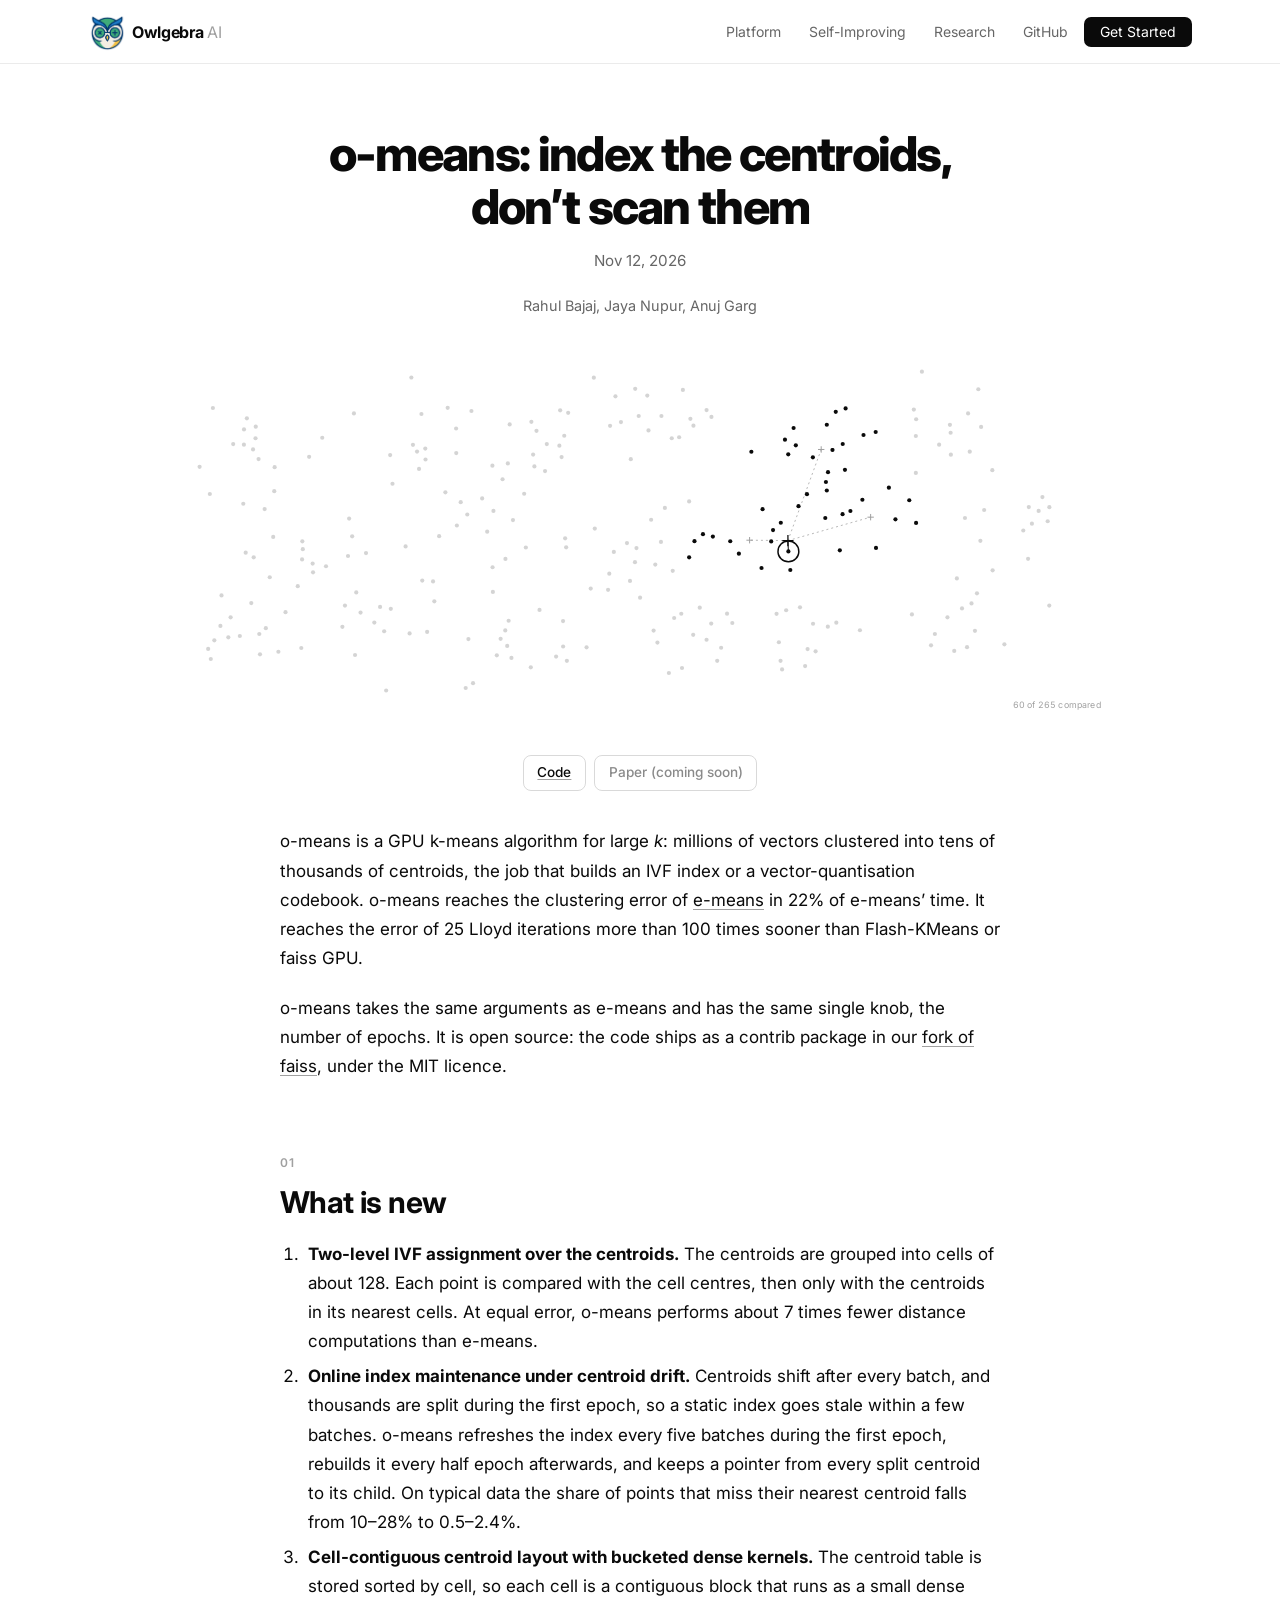
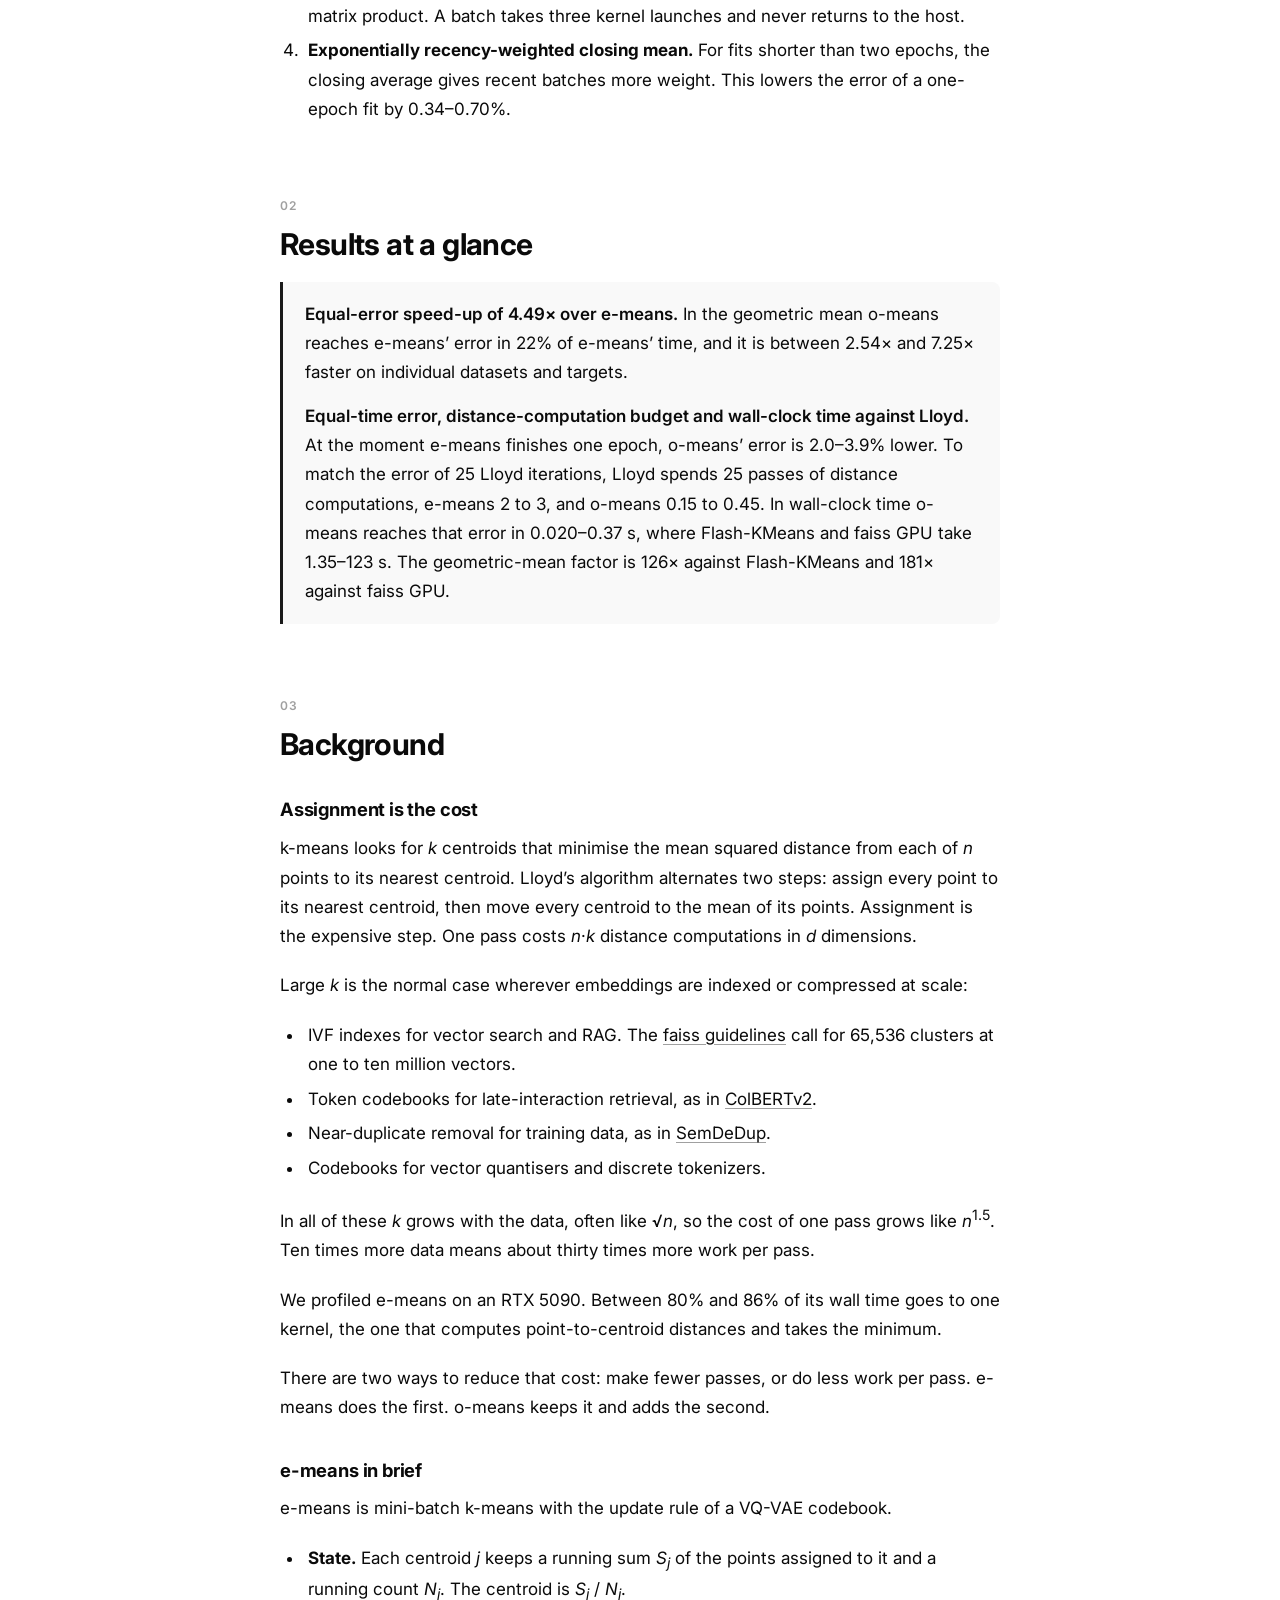
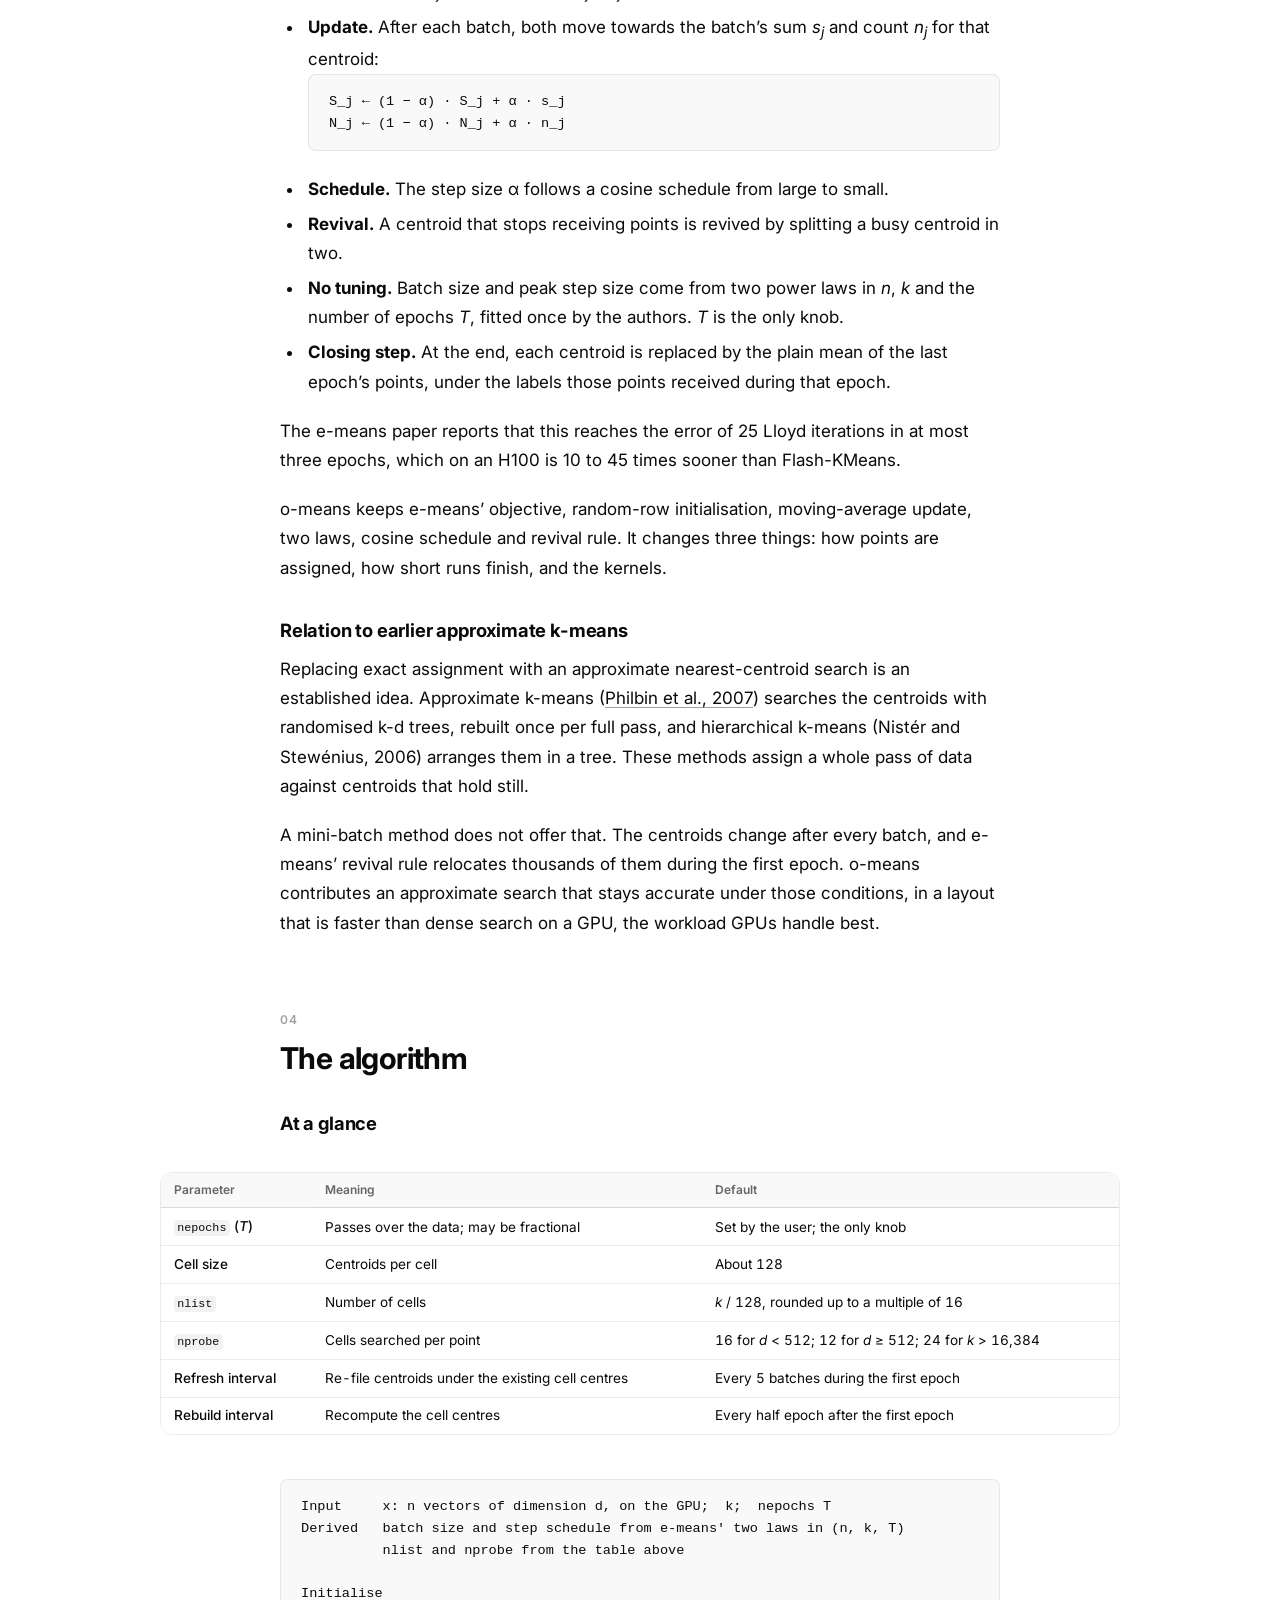
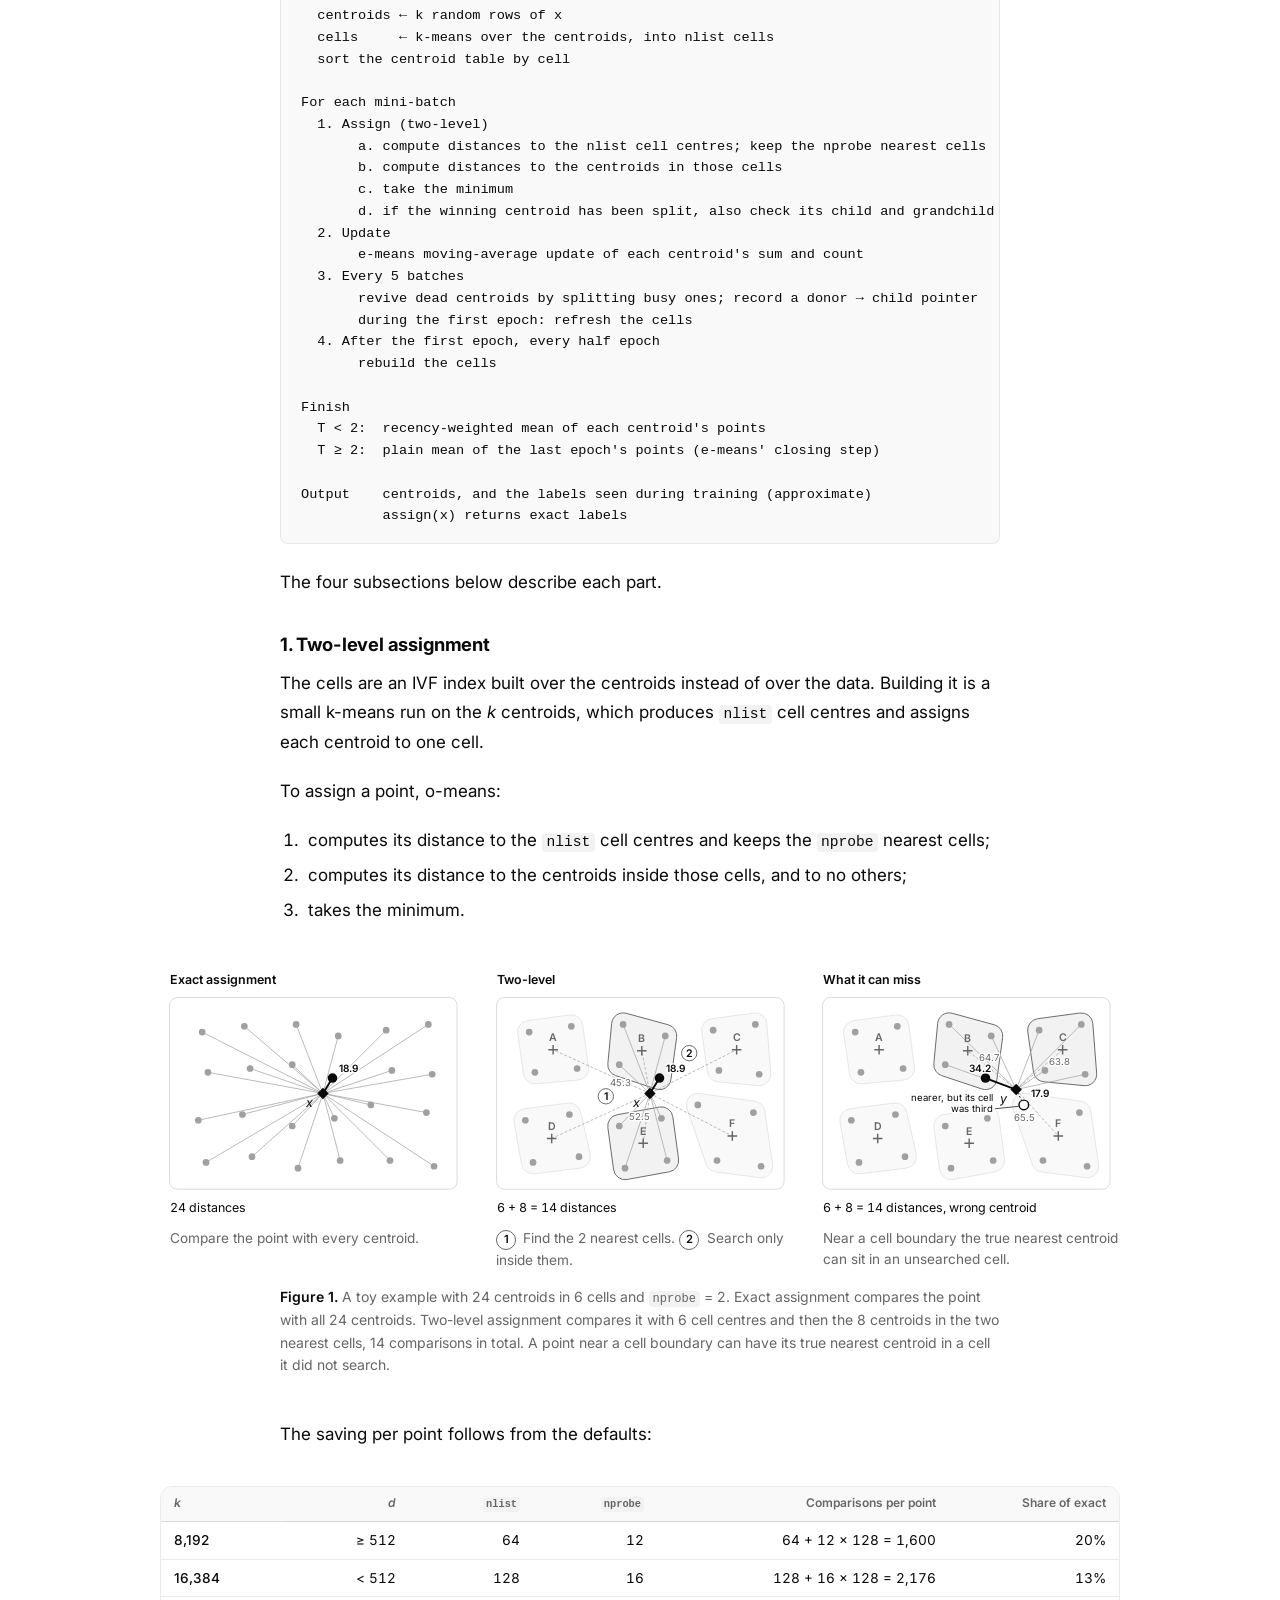
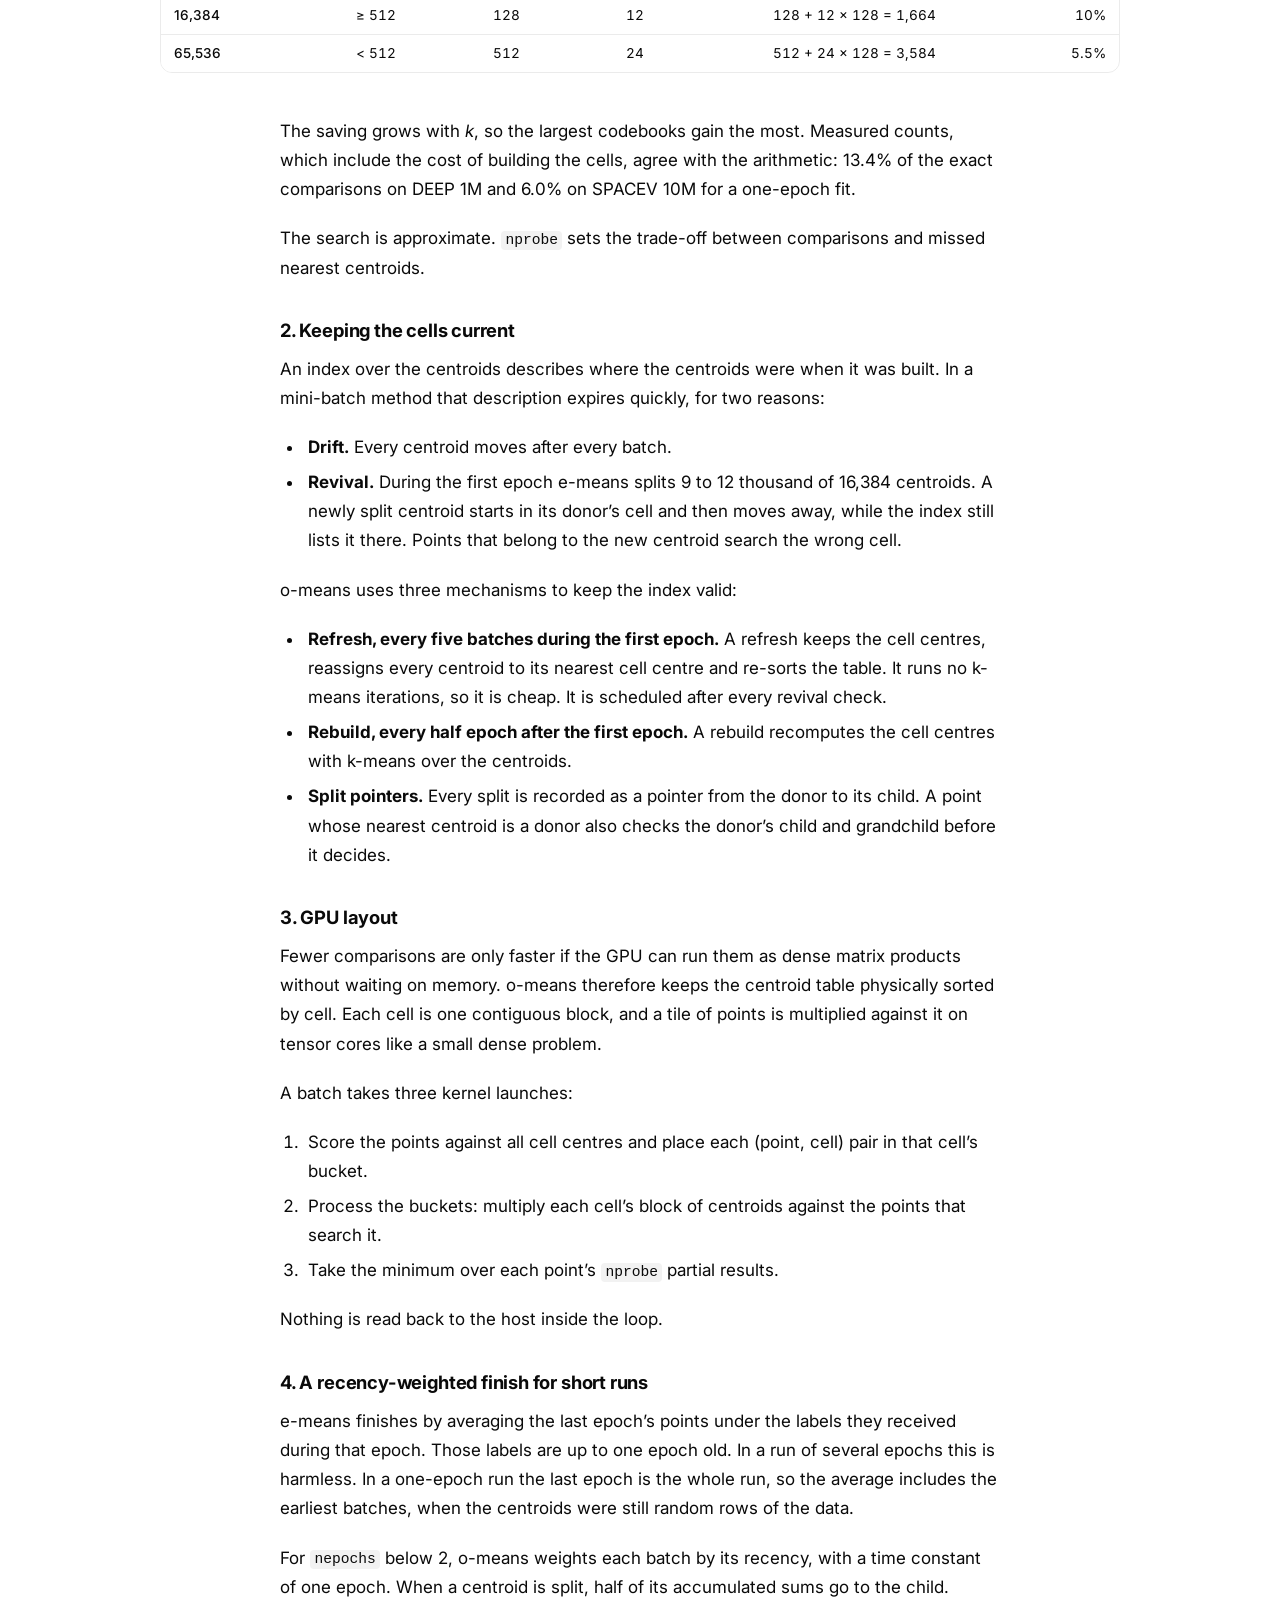
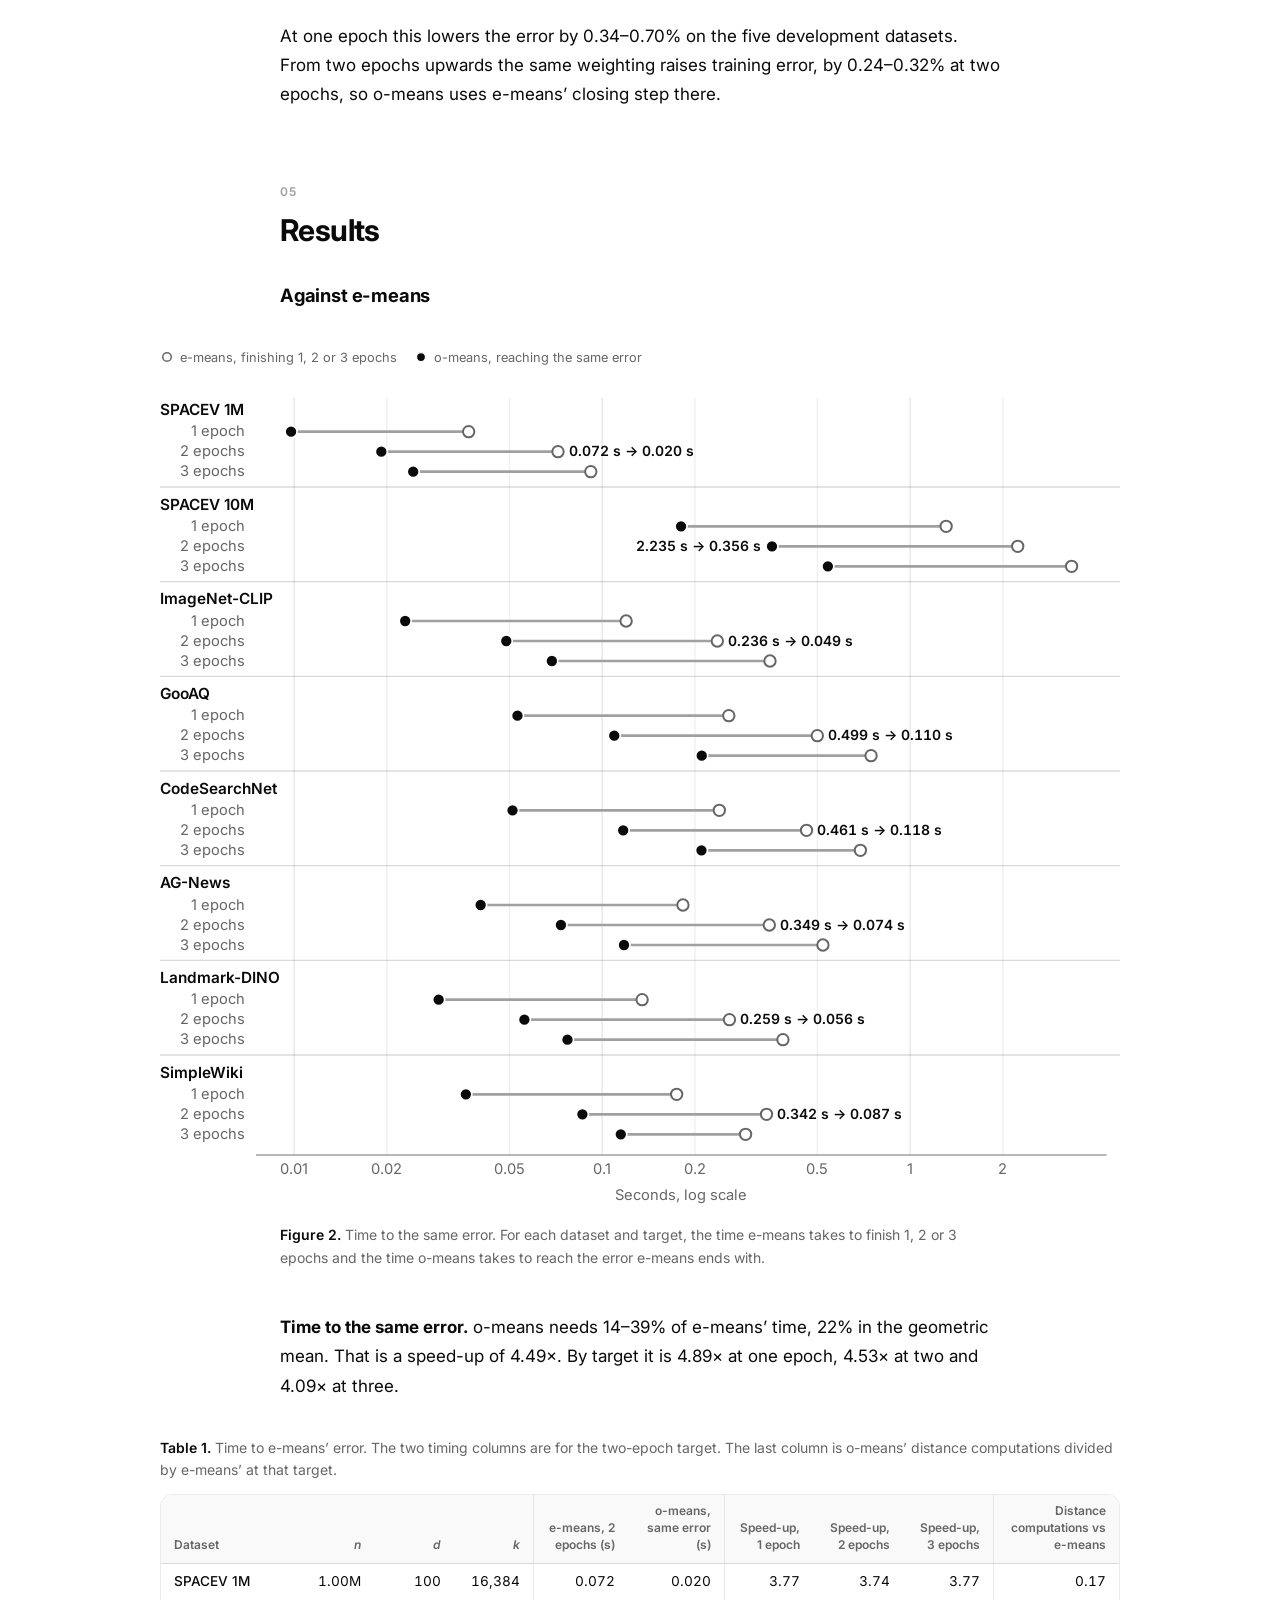
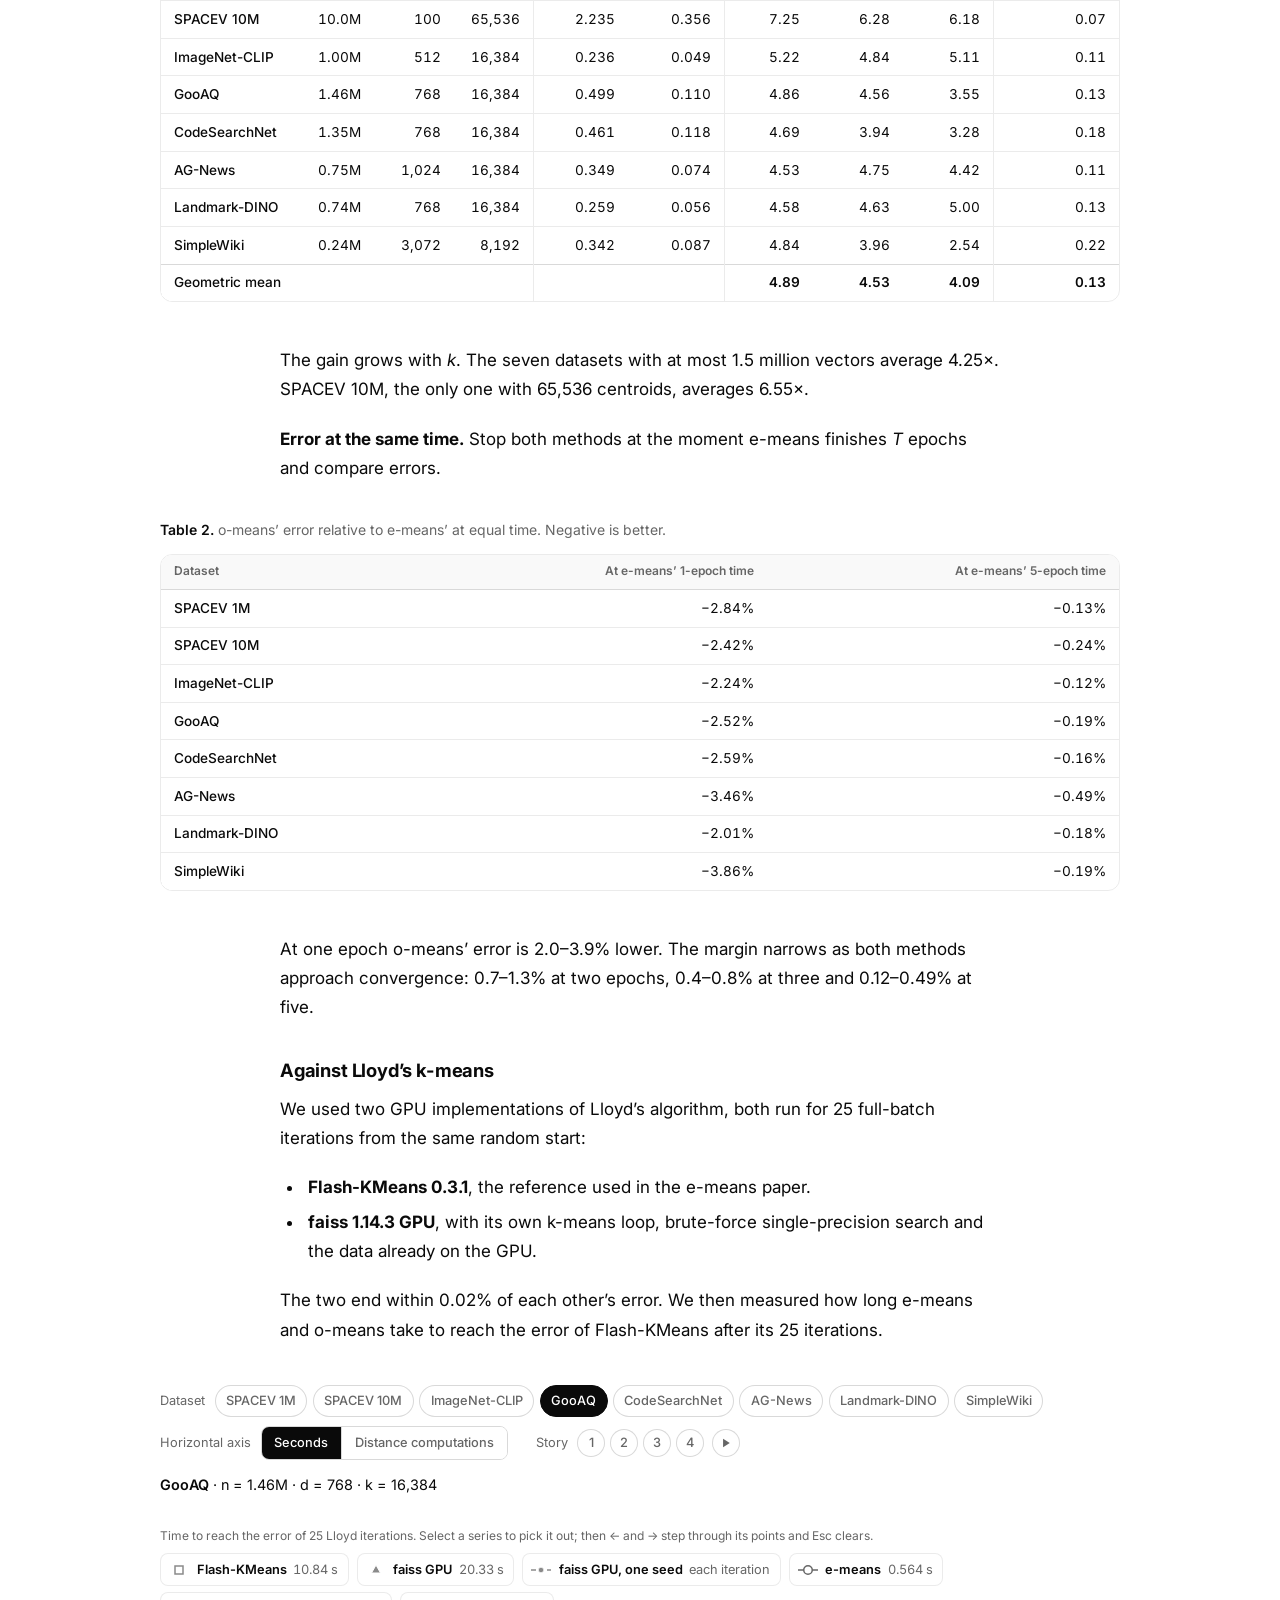
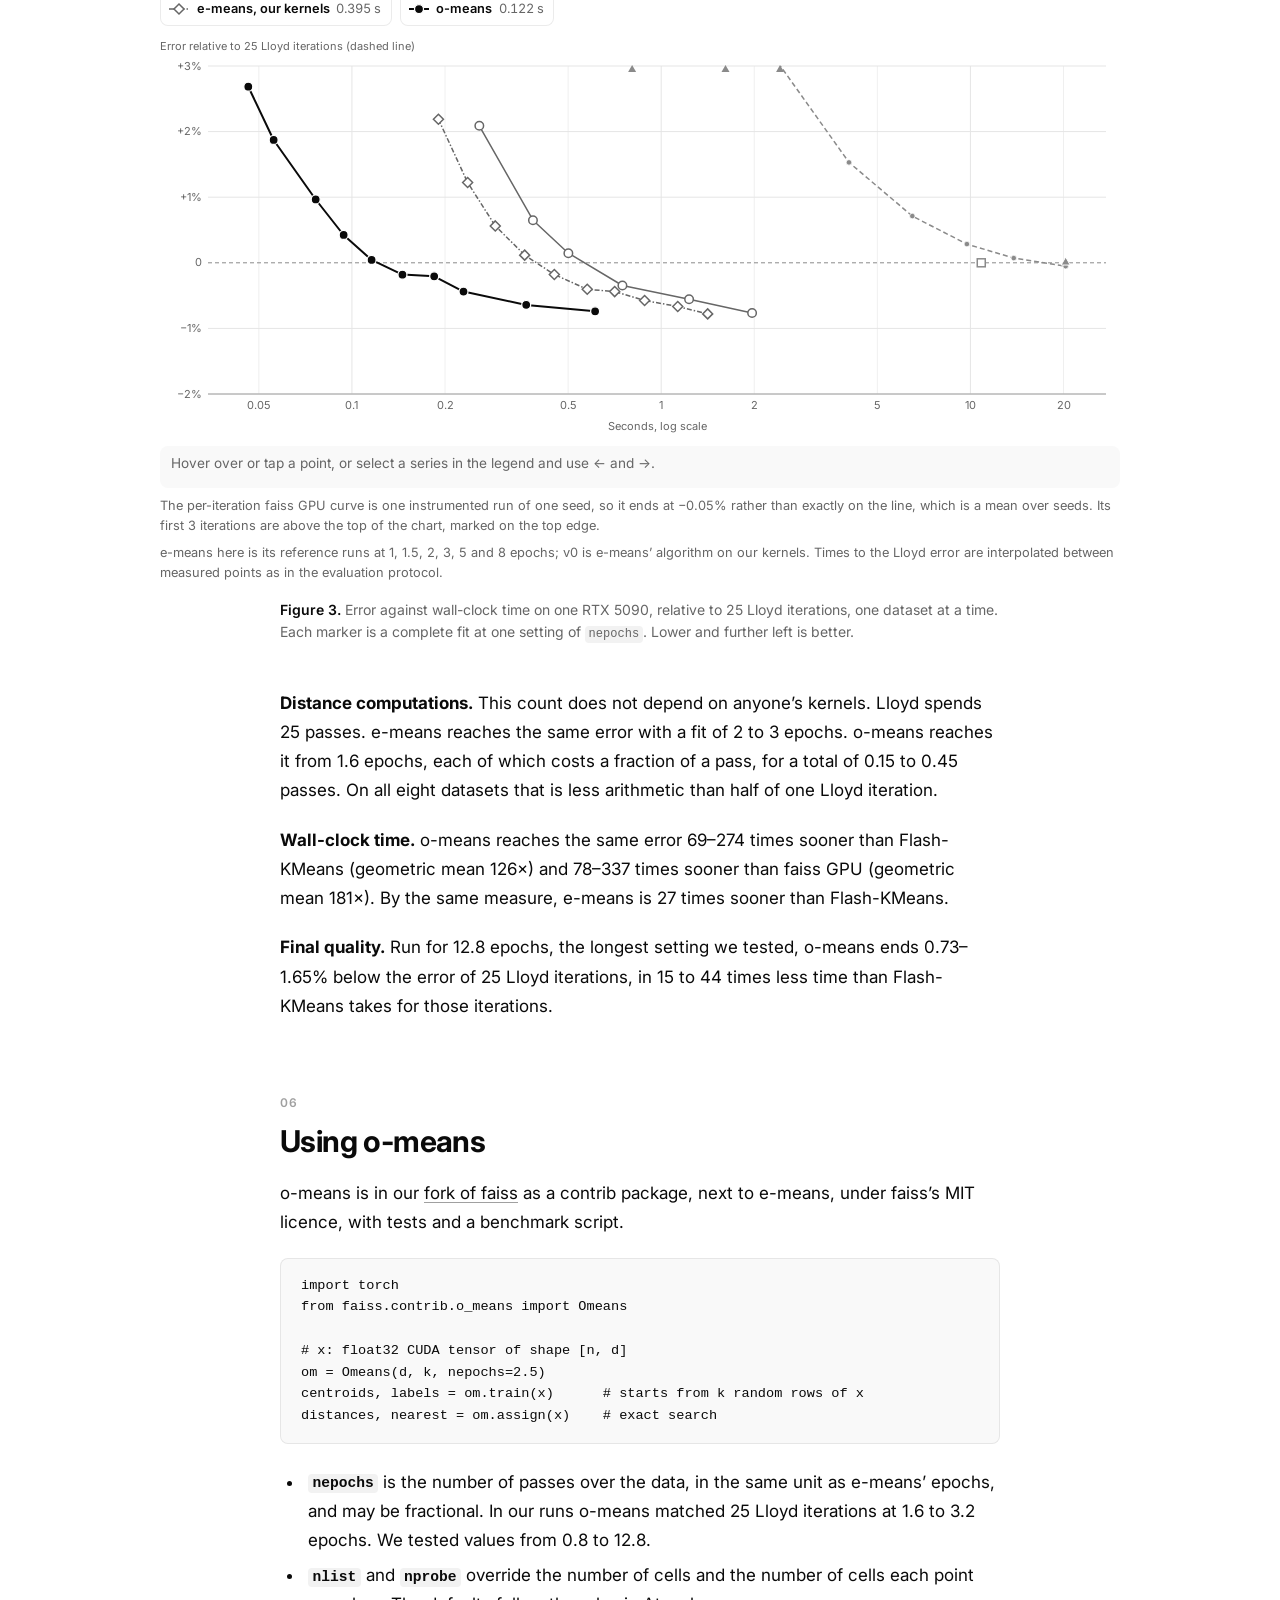
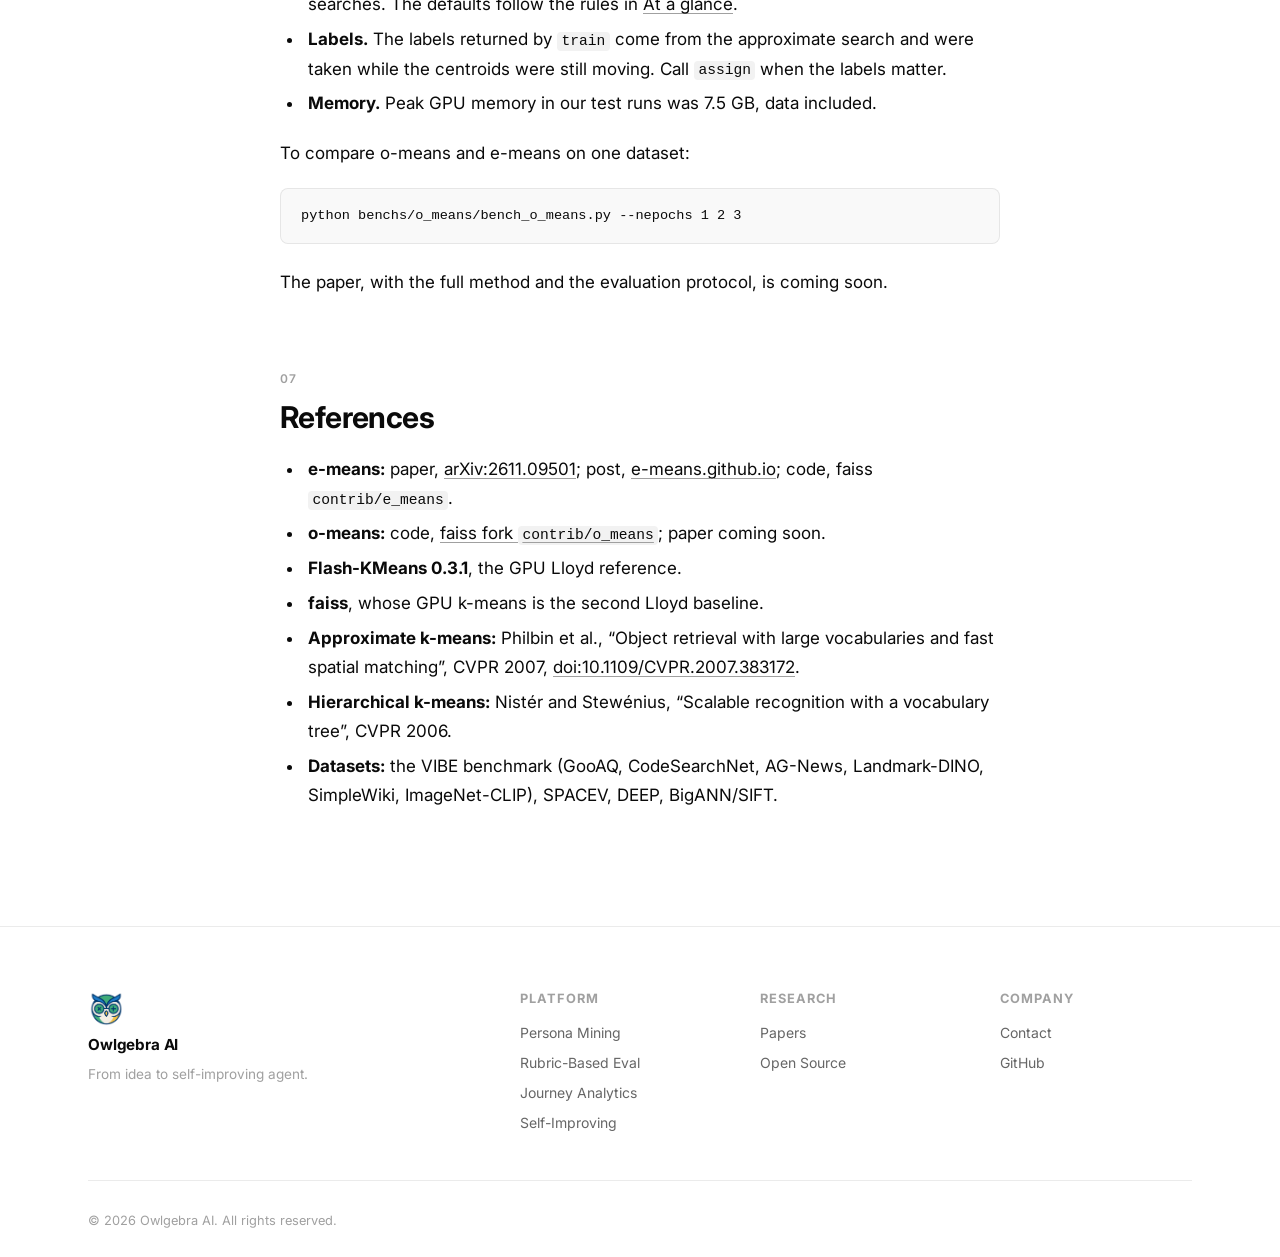
<file: blog/o-means/index.html>
<!DOCTYPE html>
<html lang="en">
<head>
  <meta charset="UTF-8" />
  <meta name="viewport" content="width=device-width, initial-scale=1.0" />
  <title>o-means: index the centroids, don’t scan them · Owlgebra AI</title>
  <meta name="description" content="o-means is a GPU k-means algorithm for large k. It reaches the clustering error of e-means in 22% of e-means’ time, and the error of 25 Lloyd iterations more than 100 times sooner than Flash-KMeans or faiss GPU." />
  
  <link rel="canonical" href="https://owlgebra.ai/blog/o-means/" />
  <meta property="og:type" content="article" />
  <meta property="og:site_name" content="Owlgebra AI" />
  <meta property="og:title" content="o-means: index the centroids, don’t scan them" />
  <meta property="og:description" content="o-means is a GPU k-means algorithm for large k. It reaches the clustering error of e-means in 22% of e-means’ time, and the error of 25 Lloyd iterations more than 100 times sooner than Flash-KMeans or faiss GPU." />
  <meta property="og:url" content="https://owlgebra.ai/blog/o-means/" />
  <meta property="og:image" content="https://owlgebra.ai/assets/logo.png" />
  <meta property="article:published_time" content="2026-11-12" />
  <meta name="twitter:card" content="summary" />
  <meta name="author" content="Rahul Bajaj, Jaya Nupur, Anuj Garg" />
  <link rel="preconnect" href="https://fonts.googleapis.com" />
  <link rel="preconnect" href="https://fonts.gstatic.com" crossorigin />
  <link href="https://fonts.googleapis.com/css2?family=Inter:wght@300;400;500;600;700&amp;display=swap" rel="stylesheet" />
  <link rel="stylesheet" href="../../css/style.css" />
  <link rel="stylesheet" href="../../css/post.css" />
</head>
<body class="post-page">

    <nav class="nav" id="nav">
    <div class="nav__inner">
      <a href="../../" class="nav__logo" aria-label="Owlgebra AI home">
        <img src="../../assets/logo.png" alt="Owlgebra AI" class="nav__logo-img" />
        <span class="nav__logo-text">Owlgebra <span class="nav__logo-accent">AI</span></span>
      </a>
      <button class="nav__toggle" id="navToggle" aria-label="Toggle navigation" aria-expanded="false">
        <span></span><span></span><span></span>
      </button>
      <ul class="nav__links" id="navLinks">
        <li><a href="../../#platform">Platform</a></li>
        <li><a href="../../#self-improving">Self-Improving</a></li>
        <li><a href="../../#research">Research</a></li>
        <li><a href="https://github.com/owlgebra-ai" target="_blank" rel="noopener">GitHub</a></li>
        <li><a href="../../#contact" class="nav__cta">Get Started</a></li>
      </ul>
    </div>
  </nav>

  <main class="post" id="top">
    
    <header class="post__header post__header--lead">
      <h1 class="post__title">o-means: index the centroids, don’t scan them</h1>
      <p class="post__date">Nov 12, 2026</p>
      <p class="post__byline">Rahul Bajaj, Jaya Nupur, Anuj Garg</p>
    </header>

    <div class="post-cover wide"><svg class="cover-svg cover-svg--wide" viewBox="0 0 1200 460" role="img" aria-label="Artwork: a field of centroids grouped in cells. A query point is compared with the centres of the cells, then only with the centroids in the 3 nearest cells; the nearest of those is ringed." data-layout="{&quot;r&quot;:2.6,&quot;ring&quot;:13,&quot;p&quot;:3,&quot;qs&quot;:7,&quot;tick&quot;:4,&quot;cells&quot;:[[115.4,126.5],[326.8,107.5],[477.2,114.0],[626.0,89.8],[826.5,123.1],[980.0,94.6],[181.2,251.5],[392.5,220.6],[581.0,256.5],[737.0,236.5],[888.3,207.7],[1072.7,219.4],[106.3,352.2],[279.3,338.0],[449.7,367.2],[668.4,355.6],[806.7,356.8],[997.2,339.2]],&quot;dots&quot;:[[202.8,108.4,0],[108.6,84.2,0],[123.2,135.1,0],[186.4,132.3,0],[49.5,144.8,0],[119.4,109.1,0],[142.8,175.2,0],[104.9,117.1,0],[66.1,71.3,0],[116.3,123.0,0],[62.3,178.7,0],[119.7,94.6,0],[143.3,145.2,0],[91.5,116.4,0],[105.0,98.0,0],[104.1,190.9,0],[290.6,165.9,1],[331.9,135.6,1],[359.6,71.0,1],[428.2,160.3,7],[326.8,78.7,1],[316.2,117.3,1],[370.3,127.6,1],[323.8,147.4,1],[287.7,130.1,1],[370.1,96.9,1],[242.4,78.0,1],[331.6,122.0,1],[389.3,75.0,1],[321.3,125.7,1],[314.2,33.1,1],[356.7,176.7,7],[437.1,91.8,2],[483.5,116.4,2],[505.3,105.9,2],[464.2,88.5,2],[500.2,74.2,2],[466.4,129.5,2],[470.6,99.8,2],[481.3,150.1,2],[510.2,77.3,2],[455.2,178.4,2],[468.0,144.3,2],[499.2,118.3,2],[434.8,140.5,2],[502.0,132.6,2],[569.3,56.7,3],[610.6,99.3,3],[639.7,109.1,3],[689.3,82.4,3],[598.4,81.3,3],[626.8,81.2,3],[648.9,107.8,3],[562.6,93.5,3],[609.1,55.7,3],[666.8,93.3,3],[594.0,47.3,3],[663.0,84.8,3],[653.6,48.6,3],[576.2,88.9,3],[588.5,135.2,3],[542.3,33.3,2],[683.2,73.9,3],[894.6,101.3,4],[785.3,129.2,4],[781.2,110.8,4],[794.8,117.9,4],[840.6,123.7,4],[853.4,116.3,4],[844.7,76.0,4],[739.2,125.9,4],[816.1,132.9,4],[792.0,96.3,4],[833.5,92.2,4],[879.4,105.0,4],[835.0,151.5,4],[832.4,163.8,4],[857.0,71.8,4],[1010.1,78.0,5],[945.2,85.3,5],[1012.2,125.8,5],[1022.9,47.8,5],[952.4,25.8,5],[973.9,117.1,5],[944.8,106.2,5],[988.6,129.6,5],[942.3,73.2,5],[944.8,152.4,5],[1026.4,94.9,5],[988.3,102.2,5],[987.4,92.3,5],[141.5,232.4,6],[177.9,237.9,6],[207.5,269.1,6],[257.5,252.6,6],[177.6,260.5,6],[235.0,256.2,6],[117.1,257.9,6],[130.8,197.6,6],[240.2,231.7,6],[191.3,276.7,6],[178.5,247.7,6],[107.1,252.1,6],[190.8,265.7,6],[137.2,282.8,6],[236.4,209.5,6],[431.8,259.9,7],[375.9,189.0,7],[307.0,244.3,7],[348.9,231.5,7],[415.7,270.3,7],[441.2,211.4,7],[402.7,184.3,7],[327.8,287.0,13],[457.3,245.6,7],[415.5,143.3,2],[409.0,225.8,7],[371.1,218.1,7],[341.3,288.0,7],[416.8,199.9,7],[384.1,204.4,7],[619.1,267.0,8],[506.4,234.2,8],[567.3,251.1,8],[583.7,240.1,8],[538.4,297.0,8],[593.7,264.0,8],[507.7,245.4,8],[613.9,210.9,8],[626.2,238.6,8],[595.6,246.4,8],[587.5,287.4,8],[560.1,298.5,8],[543.5,222.0,8],[561.6,278.3,8],[631.1,196.1,8],[600.1,308.3,8],[678.7,229.0,9],[751.9,271.3,9],[849.8,249.2,10],[691.1,232.0,9],[753.2,197.7,9],[668.1,237.7,9],[785.5,250.5,9],[640.9,274.8,8],[766.3,223.9,9],[712.8,237.8,9],[661.4,257.9,9],[776.0,214.7,9],[723.6,253.3,9],[661.4,188.0,3],[787.9,273.8,9],[764.0,238.0,9],[919.3,210.4,10],[878.0,185.9,10],[831.6,208.8,10],[808.7,179.0,4],[833.5,174.4,4],[856.2,148.5,4],[945.1,214.9,10],[911.1,170.8,10],[798.1,194.0,9],[853.2,204.0,10],[895.0,246.1,10],[863.0,200.0,10],[936.6,186.6,10],[1111.7,195.2,11],[1040.8,274.2,11],[1111.6,318.2,11],[1098.3,199.9,11],[1085.1,259.8,11],[1079.1,224.4,11],[1103.0,182.6,11],[1086.0,195.1,11],[1025.5,237.3,11],[1109.6,212.8,11],[1040.4,149.0,11],[1006.2,208.7,11],[1089.9,215.8,11],[1030.2,198.8,11],[75.5,343.6,12],[124.1,353.7,12],[76.9,305.5,12],[148.0,375.9,12],[67.9,361.7,12],[85.4,357.9,12],[60.2,372.4,12],[132.3,346.5,12],[88.3,332.9,12],[114.1,315.1,12],[176.6,371.2,12],[172.2,294.0,6],[156.9,326.5,12],[125.0,379.2,12],[63.5,385.0,12],[99.8,356.3,12],[288.5,322.3,13],[342.9,312.9,13],[245.3,301.8,13],[275.1,319.9,13],[267.9,339.5,13],[243.8,380.0,13],[312.0,353.0,13],[231.2,318.2,13],[282.7,424.4,13],[250.7,327.0,13],[228.0,344.8,13],[333.9,351.0,13],[280.2,350.3,13],[495.1,382.0,14],[421.0,380.4,14],[474.4,323.6,14],[503.9,369.4,14],[463.5,395.4,14],[425.8,359.8,14],[385.5,360.1,14],[508.6,387.3,14],[435.8,337.2,14],[416.1,301.1,14],[391.3,415.2,14],[382.1,421.2,14],[503.8,337.6,14],[431.6,349.3,14],[434.0,368.6,14],[439.3,383.6,14],[636.1,402.5,15],[617.0,349.5,15],[642.7,333.7,15],[683.2,360.9,15],[651.6,328.4,15],[708.8,328.3,15],[775.7,387.3,16],[666.5,354.8,15],[689.0,340.7,15],[533.2,370.4,14],[652.5,396.2,15],[715.4,340.0,15],[674.7,320.8,15],[696.5,387.3,15],[621.8,364.5,15],[701.4,370.9,15],[809.5,372.6,16],[782.7,324.1,16],[777.6,398.0,16],[834.8,344.6,16],[819.5,375.4,16],[773.6,364.1,16],[806.4,393.9,16],[845.4,339.6,16],[770.7,328.5,16],[816.3,340.9,16],[874.9,349.1,16],[800.0,320.4,16],[992.8,374.9,17],[984.3,332.9,17],[1055.5,366.7,17],[939.9,329.3,17],[963.8,367.9,17],[1008.8,370.2,17],[996.1,284.3,17],[1018.7,349.8,17],[1021.2,302.9,17],[1002.5,321.8,17],[968.6,353.7,17],[1014.4,315.5,17]],&quot;q&quot;:[706.0,200.2]}"><g class="cv-links"><line class="cv-l" x1="706.0" y1="200.2" x2="737.0" y2="236.5"/><line class="cv-l" x1="706.0" y1="200.2" x2="626.0" y2="89.8"/><line class="cv-l" x1="706.0" y1="200.2" x2="581.0" y2="256.5"/><line class="cv-win" x1="706.0" y1="200.2" x2="691.1" y2="232.0"/></g><g class="cv-centres"><path class="cv-c" d="M733.0,236.5h8M737.0,232.5v8"/><path class="cv-c" d="M622.0,89.8h8M626.0,85.8v8"/><path class="cv-c" d="M577.0,256.5h8M581.0,252.5v8"/></g><g class="cv-dots"><circle class="cv-d" cx="202.8" cy="108.4" r="2.6"/><circle class="cv-d" cx="108.6" cy="84.2" r="2.6"/><circle class="cv-d" cx="123.2" cy="135.1" r="2.6"/><circle class="cv-d" cx="186.4" cy="132.3" r="2.6"/><circle class="cv-d" cx="49.5" cy="144.8" r="2.6"/><circle class="cv-d" cx="119.4" cy="109.1" r="2.6"/><circle class="cv-d" cx="142.8" cy="175.2" r="2.6"/><circle class="cv-d" cx="104.9" cy="117.1" r="2.6"/><circle class="cv-d" cx="66.1" cy="71.3" r="2.6"/><circle class="cv-d" cx="116.3" cy="123.0" r="2.6"/><circle class="cv-d" cx="62.3" cy="178.7" r="2.6"/><circle class="cv-d" cx="119.7" cy="94.6" r="2.6"/><circle class="cv-d" cx="143.3" cy="145.2" r="2.6"/><circle class="cv-d" cx="91.5" cy="116.4" r="2.6"/><circle class="cv-d" cx="105.0" cy="98.0" r="2.6"/><circle class="cv-d" cx="104.1" cy="190.9" r="2.6"/><circle class="cv-d" cx="290.6" cy="165.9" r="2.6"/><circle class="cv-d" cx="331.9" cy="135.6" r="2.6"/><circle class="cv-d" cx="359.6" cy="71.0" r="2.6"/><circle class="cv-d" cx="428.2" cy="160.3" r="2.6"/><circle class="cv-d" cx="326.8" cy="78.7" r="2.6"/><circle class="cv-d" cx="316.2" cy="117.3" r="2.6"/><circle class="cv-d" cx="370.3" cy="127.6" r="2.6"/><circle class="cv-d" cx="323.8" cy="147.4" r="2.6"/><circle class="cv-d" cx="287.7" cy="130.1" r="2.6"/><circle class="cv-d" cx="370.1" cy="96.9" r="2.6"/><circle class="cv-d" cx="242.4" cy="78.0" r="2.6"/><circle class="cv-d" cx="331.6" cy="122.0" r="2.6"/><circle class="cv-d" cx="389.3" cy="75.0" r="2.6"/><circle class="cv-d" cx="321.3" cy="125.7" r="2.6"/><circle class="cv-d" cx="314.2" cy="33.1" r="2.6"/><circle class="cv-d" cx="356.7" cy="176.7" r="2.6"/><circle class="cv-d" cx="437.1" cy="91.8" r="2.6"/><circle class="cv-d" cx="483.5" cy="116.4" r="2.6"/><circle class="cv-d" cx="505.3" cy="105.9" r="2.6"/><circle class="cv-d" cx="464.2" cy="88.5" r="2.6"/><circle class="cv-d" cx="500.2" cy="74.2" r="2.6"/><circle class="cv-d" cx="466.4" cy="129.5" r="2.6"/><circle class="cv-d" cx="470.6" cy="99.8" r="2.6"/><circle class="cv-d" cx="481.3" cy="150.1" r="2.6"/><circle class="cv-d" cx="510.2" cy="77.3" r="2.6"/><circle class="cv-d" cx="455.2" cy="178.4" r="2.6"/><circle class="cv-d" cx="468.0" cy="144.3" r="2.6"/><circle class="cv-d" cx="499.2" cy="118.3" r="2.6"/><circle class="cv-d" cx="434.8" cy="140.5" r="2.6"/><circle class="cv-d" cx="502.0" cy="132.6" r="2.6"/><circle class="cv-d is-awake" cx="569.3" cy="56.7" r="2.6"/><circle class="cv-d is-awake" cx="610.6" cy="99.3" r="2.6"/><circle class="cv-d is-awake" cx="639.7" cy="109.1" r="2.6"/><circle class="cv-d is-awake" cx="689.3" cy="82.4" r="2.6"/><circle class="cv-d is-awake" cx="598.4" cy="81.3" r="2.6"/><circle class="cv-d is-awake" cx="626.8" cy="81.2" r="2.6"/><circle class="cv-d is-awake" cx="648.9" cy="107.8" r="2.6"/><circle class="cv-d is-awake" cx="562.6" cy="93.5" r="2.6"/><circle class="cv-d is-awake" cx="609.1" cy="55.7" r="2.6"/><circle class="cv-d is-awake" cx="666.8" cy="93.3" r="2.6"/><circle class="cv-d is-awake" cx="594.0" cy="47.3" r="2.6"/><circle class="cv-d is-awake" cx="663.0" cy="84.8" r="2.6"/><circle class="cv-d is-awake" cx="653.6" cy="48.6" r="2.6"/><circle class="cv-d is-awake" cx="576.2" cy="88.9" r="2.6"/><circle class="cv-d is-awake" cx="588.5" cy="135.2" r="2.6"/><circle class="cv-d" cx="542.3" cy="33.3" r="2.6"/><circle class="cv-d is-awake" cx="683.2" cy="73.9" r="2.6"/><circle class="cv-d" cx="894.6" cy="101.3" r="2.6"/><circle class="cv-d" cx="785.3" cy="129.2" r="2.6"/><circle class="cv-d" cx="781.2" cy="110.8" r="2.6"/><circle class="cv-d" cx="794.8" cy="117.9" r="2.6"/><circle class="cv-d" cx="840.6" cy="123.7" r="2.6"/><circle class="cv-d" cx="853.4" cy="116.3" r="2.6"/><circle class="cv-d" cx="844.7" cy="76.0" r="2.6"/><circle class="cv-d" cx="739.2" cy="125.9" r="2.6"/><circle class="cv-d" cx="816.1" cy="132.9" r="2.6"/><circle class="cv-d" cx="792.0" cy="96.3" r="2.6"/><circle class="cv-d" cx="833.5" cy="92.2" r="2.6"/><circle class="cv-d" cx="879.4" cy="105.0" r="2.6"/><circle class="cv-d" cx="835.0" cy="151.5" r="2.6"/><circle class="cv-d" cx="832.4" cy="163.8" r="2.6"/><circle class="cv-d" cx="857.0" cy="71.8" r="2.6"/><circle class="cv-d" cx="1010.1" cy="78.0" r="2.6"/><circle class="cv-d" cx="945.2" cy="85.3" r="2.6"/><circle class="cv-d" cx="1012.2" cy="125.8" r="2.6"/><circle class="cv-d" cx="1022.9" cy="47.8" r="2.6"/><circle class="cv-d" cx="952.4" cy="25.8" r="2.6"/><circle class="cv-d" cx="973.9" cy="117.1" r="2.6"/><circle class="cv-d" cx="944.8" cy="106.2" r="2.6"/><circle class="cv-d" cx="988.6" cy="129.6" r="2.6"/><circle class="cv-d" cx="942.3" cy="73.2" r="2.6"/><circle class="cv-d" cx="944.8" cy="152.4" r="2.6"/><circle class="cv-d" cx="1026.4" cy="94.9" r="2.6"/><circle class="cv-d" cx="988.3" cy="102.2" r="2.6"/><circle class="cv-d" cx="987.4" cy="92.3" r="2.6"/><circle class="cv-d" cx="141.5" cy="232.4" r="2.6"/><circle class="cv-d" cx="177.9" cy="237.9" r="2.6"/><circle class="cv-d" cx="207.5" cy="269.1" r="2.6"/><circle class="cv-d" cx="257.5" cy="252.6" r="2.6"/><circle class="cv-d" cx="177.6" cy="260.5" r="2.6"/><circle class="cv-d" cx="235.0" cy="256.2" r="2.6"/><circle class="cv-d" cx="117.1" cy="257.9" r="2.6"/><circle class="cv-d" cx="130.8" cy="197.6" r="2.6"/><circle class="cv-d" cx="240.2" cy="231.7" r="2.6"/><circle class="cv-d" cx="191.3" cy="276.7" r="2.6"/><circle class="cv-d" cx="178.5" cy="247.7" r="2.6"/><circle class="cv-d" cx="107.1" cy="252.1" r="2.6"/><circle class="cv-d" cx="190.8" cy="265.7" r="2.6"/><circle class="cv-d" cx="137.2" cy="282.8" r="2.6"/><circle class="cv-d" cx="236.4" cy="209.5" r="2.6"/><circle class="cv-d" cx="431.8" cy="259.9" r="2.6"/><circle class="cv-d" cx="375.9" cy="189.0" r="2.6"/><circle class="cv-d" cx="307.0" cy="244.3" r="2.6"/><circle class="cv-d" cx="348.9" cy="231.5" r="2.6"/><circle class="cv-d" cx="415.7" cy="270.3" r="2.6"/><circle class="cv-d" cx="441.2" cy="211.4" r="2.6"/><circle class="cv-d" cx="402.7" cy="184.3" r="2.6"/><circle class="cv-d" cx="327.8" cy="287.0" r="2.6"/><circle class="cv-d" cx="457.3" cy="245.6" r="2.6"/><circle class="cv-d" cx="415.5" cy="143.3" r="2.6"/><circle class="cv-d" cx="409.0" cy="225.8" r="2.6"/><circle class="cv-d" cx="371.1" cy="218.1" r="2.6"/><circle class="cv-d" cx="341.3" cy="288.0" r="2.6"/><circle class="cv-d" cx="416.8" cy="199.9" r="2.6"/><circle class="cv-d" cx="384.1" cy="204.4" r="2.6"/><circle class="cv-d is-awake" cx="619.1" cy="267.0" r="2.6"/><circle class="cv-d is-awake" cx="506.4" cy="234.2" r="2.6"/><circle class="cv-d is-awake" cx="567.3" cy="251.1" r="2.6"/><circle class="cv-d is-awake" cx="583.7" cy="240.1" r="2.6"/><circle class="cv-d is-awake" cx="538.4" cy="297.0" r="2.6"/><circle class="cv-d is-awake" cx="593.7" cy="264.0" r="2.6"/><circle class="cv-d is-awake" cx="507.7" cy="245.4" r="2.6"/><circle class="cv-d is-awake" cx="613.9" cy="210.9" r="2.6"/><circle class="cv-d is-awake" cx="626.2" cy="238.6" r="2.6"/><circle class="cv-d is-awake" cx="595.6" cy="246.4" r="2.6"/><circle class="cv-d is-awake" cx="587.5" cy="287.4" r="2.6"/><circle class="cv-d is-awake" cx="560.1" cy="298.5" r="2.6"/><circle class="cv-d is-awake" cx="543.5" cy="222.0" r="2.6"/><circle class="cv-d is-awake" cx="561.6" cy="278.3" r="2.6"/><circle class="cv-d is-awake" cx="631.1" cy="196.1" r="2.6"/><circle class="cv-d is-awake" cx="600.1" cy="308.3" r="2.6"/><circle class="cv-d is-awake" cx="678.7" cy="229.0" r="2.6"/><circle class="cv-d is-awake" cx="751.9" cy="271.3" r="2.6"/><circle class="cv-d" cx="849.8" cy="249.2" r="2.6"/><circle class="cv-d is-awake" cx="691.1" cy="232.0" r="2.6"/><circle class="cv-d is-awake" cx="753.2" cy="197.7" r="2.6"/><circle class="cv-d is-awake" cx="668.1" cy="237.7" r="2.6"/><circle class="cv-d is-awake" cx="785.5" cy="250.5" r="2.6"/><circle class="cv-d is-awake" cx="640.9" cy="274.8" r="2.6"/><circle class="cv-d is-awake" cx="766.3" cy="223.9" r="2.6"/><circle class="cv-d is-awake" cx="712.8" cy="237.8" r="2.6"/><circle class="cv-d is-awake" cx="661.4" cy="257.9" r="2.6"/><circle class="cv-d is-awake" cx="776.0" cy="214.7" r="2.6"/><circle class="cv-d is-awake" cx="723.6" cy="253.3" r="2.6"/><circle class="cv-d is-awake" cx="661.4" cy="188.0" r="2.6"/><circle class="cv-d is-awake" cx="787.9" cy="273.8" r="2.6"/><circle class="cv-d is-awake" cx="764.0" cy="238.0" r="2.6"/><circle class="cv-d" cx="919.3" cy="210.4" r="2.6"/><circle class="cv-d" cx="878.0" cy="185.9" r="2.6"/><circle class="cv-d" cx="831.6" cy="208.8" r="2.6"/><circle class="cv-d" cx="808.7" cy="179.0" r="2.6"/><circle class="cv-d" cx="833.5" cy="174.4" r="2.6"/><circle class="cv-d" cx="856.2" cy="148.5" r="2.6"/><circle class="cv-d" cx="945.1" cy="214.9" r="2.6"/><circle class="cv-d" cx="911.1" cy="170.8" r="2.6"/><circle class="cv-d is-awake" cx="798.1" cy="194.0" r="2.6"/><circle class="cv-d" cx="853.2" cy="204.0" r="2.6"/><circle class="cv-d" cx="895.0" cy="246.1" r="2.6"/><circle class="cv-d" cx="863.0" cy="200.0" r="2.6"/><circle class="cv-d" cx="936.6" cy="186.6" r="2.6"/><circle class="cv-d" cx="1111.7" cy="195.2" r="2.6"/><circle class="cv-d" cx="1040.8" cy="274.2" r="2.6"/><circle class="cv-d" cx="1111.6" cy="318.2" r="2.6"/><circle class="cv-d" cx="1098.3" cy="199.9" r="2.6"/><circle class="cv-d" cx="1085.1" cy="259.8" r="2.6"/><circle class="cv-d" cx="1079.1" cy="224.4" r="2.6"/><circle class="cv-d" cx="1103.0" cy="182.6" r="2.6"/><circle class="cv-d" cx="1086.0" cy="195.1" r="2.6"/><circle class="cv-d" cx="1025.5" cy="237.3" r="2.6"/><circle class="cv-d" cx="1109.6" cy="212.8" r="2.6"/><circle class="cv-d" cx="1040.4" cy="149.0" r="2.6"/><circle class="cv-d" cx="1006.2" cy="208.7" r="2.6"/><circle class="cv-d" cx="1089.9" cy="215.8" r="2.6"/><circle class="cv-d" cx="1030.2" cy="198.8" r="2.6"/><circle class="cv-d" cx="75.5" cy="343.6" r="2.6"/><circle class="cv-d" cx="124.1" cy="353.7" r="2.6"/><circle class="cv-d" cx="76.9" cy="305.5" r="2.6"/><circle class="cv-d" cx="148.0" cy="375.9" r="2.6"/><circle class="cv-d" cx="67.9" cy="361.7" r="2.6"/><circle class="cv-d" cx="85.4" cy="357.9" r="2.6"/><circle class="cv-d" cx="60.2" cy="372.4" r="2.6"/><circle class="cv-d" cx="132.3" cy="346.5" r="2.6"/><circle class="cv-d" cx="88.3" cy="332.9" r="2.6"/><circle class="cv-d" cx="114.1" cy="315.1" r="2.6"/><circle class="cv-d" cx="176.6" cy="371.2" r="2.6"/><circle class="cv-d" cx="172.2" cy="294.0" r="2.6"/><circle class="cv-d" cx="156.9" cy="326.5" r="2.6"/><circle class="cv-d" cx="125.0" cy="379.2" r="2.6"/><circle class="cv-d" cx="63.5" cy="385.0" r="2.6"/><circle class="cv-d" cx="99.8" cy="356.3" r="2.6"/><circle class="cv-d" cx="288.5" cy="322.3" r="2.6"/><circle class="cv-d" cx="342.9" cy="312.9" r="2.6"/><circle class="cv-d" cx="245.3" cy="301.8" r="2.6"/><circle class="cv-d" cx="275.1" cy="319.9" r="2.6"/><circle class="cv-d" cx="267.9" cy="339.5" r="2.6"/><circle class="cv-d" cx="243.8" cy="380.0" r="2.6"/><circle class="cv-d" cx="312.0" cy="353.0" r="2.6"/><circle class="cv-d" cx="231.2" cy="318.2" r="2.6"/><circle class="cv-d" cx="282.7" cy="424.4" r="2.6"/><circle class="cv-d" cx="250.7" cy="327.0" r="2.6"/><circle class="cv-d" cx="228.0" cy="344.8" r="2.6"/><circle class="cv-d" cx="333.9" cy="351.0" r="2.6"/><circle class="cv-d" cx="280.2" cy="350.3" r="2.6"/><circle class="cv-d" cx="495.1" cy="382.0" r="2.6"/><circle class="cv-d" cx="421.0" cy="380.4" r="2.6"/><circle class="cv-d" cx="474.4" cy="323.6" r="2.6"/><circle class="cv-d" cx="503.9" cy="369.4" r="2.6"/><circle class="cv-d" cx="463.5" cy="395.4" r="2.6"/><circle class="cv-d" cx="425.8" cy="359.8" r="2.6"/><circle class="cv-d" cx="385.5" cy="360.1" r="2.6"/><circle class="cv-d" cx="508.6" cy="387.3" r="2.6"/><circle class="cv-d" cx="435.8" cy="337.2" r="2.6"/><circle class="cv-d" cx="416.1" cy="301.1" r="2.6"/><circle class="cv-d" cx="391.3" cy="415.2" r="2.6"/><circle class="cv-d" cx="382.1" cy="421.2" r="2.6"/><circle class="cv-d" cx="503.8" cy="337.6" r="2.6"/><circle class="cv-d" cx="431.6" cy="349.3" r="2.6"/><circle class="cv-d" cx="434.0" cy="368.6" r="2.6"/><circle class="cv-d" cx="439.3" cy="383.6" r="2.6"/><circle class="cv-d" cx="636.1" cy="402.5" r="2.6"/><circle class="cv-d" cx="617.0" cy="349.5" r="2.6"/><circle class="cv-d" cx="642.7" cy="333.7" r="2.6"/><circle class="cv-d" cx="683.2" cy="360.9" r="2.6"/><circle class="cv-d" cx="651.6" cy="328.4" r="2.6"/><circle class="cv-d" cx="708.8" cy="328.3" r="2.6"/><circle class="cv-d" cx="775.7" cy="387.3" r="2.6"/><circle class="cv-d" cx="666.5" cy="354.8" r="2.6"/><circle class="cv-d" cx="689.0" cy="340.7" r="2.6"/><circle class="cv-d" cx="533.2" cy="370.4" r="2.6"/><circle class="cv-d" cx="652.5" cy="396.2" r="2.6"/><circle class="cv-d" cx="715.4" cy="340.0" r="2.6"/><circle class="cv-d" cx="674.7" cy="320.8" r="2.6"/><circle class="cv-d" cx="696.5" cy="387.3" r="2.6"/><circle class="cv-d" cx="621.8" cy="364.5" r="2.6"/><circle class="cv-d" cx="701.4" cy="370.9" r="2.6"/><circle class="cv-d" cx="809.5" cy="372.6" r="2.6"/><circle class="cv-d" cx="782.7" cy="324.1" r="2.6"/><circle class="cv-d" cx="777.6" cy="398.0" r="2.6"/><circle class="cv-d" cx="834.8" cy="344.6" r="2.6"/><circle class="cv-d" cx="819.5" cy="375.4" r="2.6"/><circle class="cv-d" cx="773.6" cy="364.1" r="2.6"/><circle class="cv-d" cx="806.4" cy="393.9" r="2.6"/><circle class="cv-d" cx="845.4" cy="339.6" r="2.6"/><circle class="cv-d" cx="770.7" cy="328.5" r="2.6"/><circle class="cv-d" cx="816.3" cy="340.9" r="2.6"/><circle class="cv-d" cx="874.9" cy="349.1" r="2.6"/><circle class="cv-d" cx="800.0" cy="320.4" r="2.6"/><circle class="cv-d" cx="992.8" cy="374.9" r="2.6"/><circle class="cv-d" cx="984.3" cy="332.9" r="2.6"/><circle class="cv-d" cx="1055.5" cy="366.7" r="2.6"/><circle class="cv-d" cx="939.9" cy="329.3" r="2.6"/><circle class="cv-d" cx="963.8" cy="367.9" r="2.6"/><circle class="cv-d" cx="1008.8" cy="370.2" r="2.6"/><circle class="cv-d" cx="996.1" cy="284.3" r="2.6"/><circle class="cv-d" cx="1018.7" cy="349.8" r="2.6"/><circle class="cv-d" cx="1021.2" cy="302.9" r="2.6"/><circle class="cv-d" cx="1002.5" cy="321.8" r="2.6"/><circle class="cv-d" cx="968.6" cy="353.7" r="2.6"/><circle class="cv-d" cx="1014.4" cy="315.5" r="2.6"/></g><circle class="cv-ring" cx="691.1" cy="232.0" r="13"/><path class="cv-q" d="M699.0,200.2h14M706.0,193.2v14"/><text class="cv-count" x="1176.0" y="446.2" text-anchor="end">66 of 265 compared</text></svg><svg class="cover-svg cover-svg--narrow" viewBox="0 0 400 340" role="img" aria-label="Artwork: a field of centroids grouped in cells. A query point is compared with the centres of the cells, then only with the centroids in the 3 nearest cells; the nearest of those is ringed." data-layout="{&quot;r&quot;:3.0,&quot;ring&quot;:10.5,&quot;p&quot;:3,&quot;qs&quot;:6,&quot;tick&quot;:3.5,&quot;cells&quot;:[[43.1,71.9],[133.5,57.7],[226.1,78.1],[303.6,91.6],[79.8,165.1],[172.3,155.7],[257.7,171.6],[331.6,162.4],[55.2,265.9],[146.8,264.8],[242.0,243.9],[315.8,258.4]],&quot;dots&quot;:[[16.0,60.5,0],[66.5,85.7,0],[47.5,77.4,0],[37.0,39.5,0],[24.8,49.9,0],[33.0,81.0,0],[60.0,103.6,0],[59.9,77.4,0],[166.1,39.5,1],[126.3,127.1,5],[157.8,81.3,1],[141.5,52.4,1],[134.7,65.8,1],[122.5,31.8,1],[100.6,44.9,1],[127.7,97.6,1],[116.9,48.7,1],[234.5,79.2,2],[221.4,109.7,2],[258.4,89.5,2],[215.1,102.7,2],[215.6,52.6,2],[216.1,28.6,2],[195.7,119.1,5],[207.1,99.5,2],[210.2,75.6,2],[311.6,92.0,3],[265.7,108.6,3],[321.2,91.6,3],[256.8,65.2,2],[318.7,38.5,3],[296.1,102.7,3],[271.3,116.1,3],[312.3,76.2,3],[302.8,105.5,3],[81.7,184.6,4],[90.9,190.1,4],[59.5,155.2,4],[105.0,199.7,4],[104.9,157.7,4],[72.8,142.8,4],[111.7,127.4,4],[62.4,141.5,4],[56.7,181.4,4],[52.2,170.5,4],[177.0,163.0,5],[173.7,174.2,5],[163.7,156.8,5],[169.2,165.2,5],[184.6,134.4,5],[151.2,174.3,5],[193.9,187.4,5],[187.9,155.5,5],[256.6,192.4,6],[261.2,143.4,6],[227.8,185.3,6],[246.4,179.1,6],[281.1,174.3,6],[243.3,134.0,6],[262.2,161.6,6],[255.2,172.9,6],[276.2,158.0,6],[331.1,173.6,7],[315.6,154.0,7],[320.9,137.3,7],[349.6,123.9,7],[346.3,176.7,7],[308.6,184.9,7],[348.7,186.1,7],[332.8,93.0,3],[38.0,277.9,8],[36.3,262.5,8],[64.9,241.4,8],[61.2,280.4,8],[51.2,274.4,8],[69.2,264.0,8],[26.3,241.6,8],[68.1,290.7,8],[48.7,260.6,8],[110.2,270.3,9],[184.3,285.7,9],[134.5,232.4,9],[138.4,247.8,9],[176.4,317.4,9],[167.8,262.5,9],[116.2,237.6,9],[87.7,265.9,8],[226.9,242.3,10],[296.3,251.3,11],[222.2,223.5,10],[259.5,236.1,10],[266.5,215.3,6],[242.1,262.6,10],[233.7,262.1,10],[227.9,251.7,10],[308.0,273.7,11],[281.5,229.2,10],[279.6,278.0,11],[318.5,253.2,11],[309.7,259.1,11],[362.1,254.8,11],[334.4,276.5,11],[318.4,225.2,11],[286.5,240.2,11],[344.9,271.8,11]],&quot;q&quot;:[188.0,222.0]}"><g class="cv-links"><line class="cv-l" x1="188.0" y1="222.0" x2="242.0" y2="243.9"/><line class="cv-l" x1="188.0" y1="222.0" x2="146.8" y2="264.8"/><line class="cv-l" x1="188.0" y1="222.0" x2="172.3" y2="155.7"/><line class="cv-win" x1="188.0" y1="222.0" x2="222.2" y2="223.5"/></g><g class="cv-centres"><path class="cv-c" d="M238.5,243.9h7.0M242.0,240.4v7.0"/><path class="cv-c" d="M143.3,264.8h7.0M146.8,261.3v7.0"/><path class="cv-c" d="M168.8,155.7h7.0M172.3,152.2v7.0"/></g><g class="cv-dots"><circle class="cv-d" cx="16.0" cy="60.5" r="3.0"/><circle class="cv-d" cx="66.5" cy="85.7" r="3.0"/><circle class="cv-d" cx="47.5" cy="77.4" r="3.0"/><circle class="cv-d" cx="37.0" cy="39.5" r="3.0"/><circle class="cv-d" cx="24.8" cy="49.9" r="3.0"/><circle class="cv-d" cx="33.0" cy="81.0" r="3.0"/><circle class="cv-d" cx="60.0" cy="103.6" r="3.0"/><circle class="cv-d" cx="59.9" cy="77.4" r="3.0"/><circle class="cv-d" cx="166.1" cy="39.5" r="3.0"/><circle class="cv-d is-awake" cx="126.3" cy="127.1" r="3.0"/><circle class="cv-d" cx="157.8" cy="81.3" r="3.0"/><circle class="cv-d" cx="141.5" cy="52.4" r="3.0"/><circle class="cv-d" cx="134.7" cy="65.8" r="3.0"/><circle class="cv-d" cx="122.5" cy="31.8" r="3.0"/><circle class="cv-d" cx="100.6" cy="44.9" r="3.0"/><circle class="cv-d" cx="127.7" cy="97.6" r="3.0"/><circle class="cv-d" cx="116.9" cy="48.7" r="3.0"/><circle class="cv-d" cx="234.5" cy="79.2" r="3.0"/><circle class="cv-d" cx="221.4" cy="109.7" r="3.0"/><circle class="cv-d" cx="258.4" cy="89.5" r="3.0"/><circle class="cv-d" cx="215.1" cy="102.7" r="3.0"/><circle class="cv-d" cx="215.6" cy="52.6" r="3.0"/><circle class="cv-d" cx="216.1" cy="28.6" r="3.0"/><circle class="cv-d is-awake" cx="195.7" cy="119.1" r="3.0"/><circle class="cv-d" cx="207.1" cy="99.5" r="3.0"/><circle class="cv-d" cx="210.2" cy="75.6" r="3.0"/><circle class="cv-d" cx="311.6" cy="92.0" r="3.0"/><circle class="cv-d" cx="265.7" cy="108.6" r="3.0"/><circle class="cv-d" cx="321.2" cy="91.6" r="3.0"/><circle class="cv-d" cx="256.8" cy="65.2" r="3.0"/><circle class="cv-d" cx="318.7" cy="38.5" r="3.0"/><circle class="cv-d" cx="296.1" cy="102.7" r="3.0"/><circle class="cv-d" cx="271.3" cy="116.1" r="3.0"/><circle class="cv-d" cx="312.3" cy="76.2" r="3.0"/><circle class="cv-d" cx="302.8" cy="105.5" r="3.0"/><circle class="cv-d" cx="81.7" cy="184.6" r="3.0"/><circle class="cv-d" cx="90.9" cy="190.1" r="3.0"/><circle class="cv-d" cx="59.5" cy="155.2" r="3.0"/><circle class="cv-d" cx="105.0" cy="199.7" r="3.0"/><circle class="cv-d" cx="104.9" cy="157.7" r="3.0"/><circle class="cv-d" cx="72.8" cy="142.8" r="3.0"/><circle class="cv-d" cx="111.7" cy="127.4" r="3.0"/><circle class="cv-d" cx="62.4" cy="141.5" r="3.0"/><circle class="cv-d" cx="56.7" cy="181.4" r="3.0"/><circle class="cv-d" cx="52.2" cy="170.5" r="3.0"/><circle class="cv-d is-awake" cx="177.0" cy="163.0" r="3.0"/><circle class="cv-d is-awake" cx="173.7" cy="174.2" r="3.0"/><circle class="cv-d is-awake" cx="163.7" cy="156.8" r="3.0"/><circle class="cv-d is-awake" cx="169.2" cy="165.2" r="3.0"/><circle class="cv-d is-awake" cx="184.6" cy="134.4" r="3.0"/><circle class="cv-d is-awake" cx="151.2" cy="174.3" r="3.0"/><circle class="cv-d is-awake" cx="193.9" cy="187.4" r="3.0"/><circle class="cv-d is-awake" cx="187.9" cy="155.5" r="3.0"/><circle class="cv-d" cx="256.6" cy="192.4" r="3.0"/><circle class="cv-d" cx="261.2" cy="143.4" r="3.0"/><circle class="cv-d" cx="227.8" cy="185.3" r="3.0"/><circle class="cv-d" cx="246.4" cy="179.1" r="3.0"/><circle class="cv-d" cx="281.1" cy="174.3" r="3.0"/><circle class="cv-d" cx="243.3" cy="134.0" r="3.0"/><circle class="cv-d" cx="262.2" cy="161.6" r="3.0"/><circle class="cv-d" cx="255.2" cy="172.9" r="3.0"/><circle class="cv-d" cx="276.2" cy="158.0" r="3.0"/><circle class="cv-d" cx="331.1" cy="173.6" r="3.0"/><circle class="cv-d" cx="315.6" cy="154.0" r="3.0"/><circle class="cv-d" cx="320.9" cy="137.3" r="3.0"/><circle class="cv-d" cx="349.6" cy="123.9" r="3.0"/><circle class="cv-d" cx="346.3" cy="176.7" r="3.0"/><circle class="cv-d" cx="308.6" cy="184.9" r="3.0"/><circle class="cv-d" cx="348.7" cy="186.1" r="3.0"/><circle class="cv-d" cx="332.8" cy="93.0" r="3.0"/><circle class="cv-d" cx="38.0" cy="277.9" r="3.0"/><circle class="cv-d" cx="36.3" cy="262.5" r="3.0"/><circle class="cv-d" cx="64.9" cy="241.4" r="3.0"/><circle class="cv-d" cx="61.2" cy="280.4" r="3.0"/><circle class="cv-d" cx="51.2" cy="274.4" r="3.0"/><circle class="cv-d" cx="69.2" cy="264.0" r="3.0"/><circle class="cv-d" cx="26.3" cy="241.6" r="3.0"/><circle class="cv-d" cx="68.1" cy="290.7" r="3.0"/><circle class="cv-d" cx="48.7" cy="260.6" r="3.0"/><circle class="cv-d is-awake" cx="110.2" cy="270.3" r="3.0"/><circle class="cv-d is-awake" cx="184.3" cy="285.7" r="3.0"/><circle class="cv-d is-awake" cx="134.5" cy="232.4" r="3.0"/><circle class="cv-d is-awake" cx="138.4" cy="247.8" r="3.0"/><circle class="cv-d is-awake" cx="176.4" cy="317.4" r="3.0"/><circle class="cv-d is-awake" cx="167.8" cy="262.5" r="3.0"/><circle class="cv-d is-awake" cx="116.2" cy="237.6" r="3.0"/><circle class="cv-d" cx="87.7" cy="265.9" r="3.0"/><circle class="cv-d is-awake" cx="226.9" cy="242.3" r="3.0"/><circle class="cv-d" cx="296.3" cy="251.3" r="3.0"/><circle class="cv-d is-awake" cx="222.2" cy="223.5" r="3.0"/><circle class="cv-d is-awake" cx="259.5" cy="236.1" r="3.0"/><circle class="cv-d" cx="266.5" cy="215.3" r="3.0"/><circle class="cv-d is-awake" cx="242.1" cy="262.6" r="3.0"/><circle class="cv-d is-awake" cx="233.7" cy="262.1" r="3.0"/><circle class="cv-d is-awake" cx="227.9" cy="251.7" r="3.0"/><circle class="cv-d" cx="308.0" cy="273.7" r="3.0"/><circle class="cv-d is-awake" cx="281.5" cy="229.2" r="3.0"/><circle class="cv-d" cx="279.6" cy="278.0" r="3.0"/><circle class="cv-d" cx="318.5" cy="253.2" r="3.0"/><circle class="cv-d" cx="309.7" cy="259.1" r="3.0"/><circle class="cv-d" cx="362.1" cy="254.8" r="3.0"/><circle class="cv-d" cx="334.4" cy="276.5" r="3.0"/><circle class="cv-d" cx="318.4" cy="225.2" r="3.0"/><circle class="cv-d" cx="286.5" cy="240.2" r="3.0"/><circle class="cv-d" cx="344.9" cy="271.8" r="3.0"/></g><circle class="cv-ring" cx="222.2" cy="223.5" r="10.5"/><path class="cv-q" d="M182.0,222.0h12M188.0,216.0v12"/><text class="cv-count" x="392.0" y="329.8" text-anchor="end">36 of 105 compared</text></svg></div><script src="cover.js" defer></script>

    <nav class="post__links post__links--lead" aria-label="Post resources">
      <a href="https://github.com/owlgebra-ai/faiss/tree/main/contrib/o_means">Code</a>
      <span class="is-soon" aria-disabled="true">Paper (coming soon)</span>
    </nav>

    <p>o-means is a GPU k-means algorithm for large <i>k</i>: millions of vectors clustered into tens of thousands of centroids, the job that builds an IVF index or a vector-quantisation codebook. o-means reaches the clustering error of <a href="https://arxiv.org/abs/2611.09501">e-means</a> in 22% of e-means’ time. It reaches the error of 25 Lloyd iterations more than 100 times sooner than Flash-KMeans or faiss GPU.</p>

    <p>o-means takes the same arguments as e-means and has the same single knob, the number of epochs. It is open source: the code ships as a contrib package in our <a href="https://github.com/owlgebra-ai/faiss/tree/main/contrib/o_means">fork of faiss</a>, under the MIT licence.</p>

    <div class="section-label" aria-hidden="true">01</div>
    <h2 id="what-is-new">What is new</h2>

    <ol>
      <li><b>Two-level IVF assignment over the centroids.</b> The centroids are grouped into cells of about 128. Each point is compared with the cell centres, then only with the centroids in its nearest cells. At equal error, o-means performs about 7 times fewer distance computations than e-means.</li>
      <li><b>Online index maintenance under centroid drift.</b> Centroids shift after every batch, and thousands are split during the first epoch, so a static index goes stale within a few batches. o-means refreshes the index every five batches during the first epoch, rebuilds it every half epoch afterwards, and keeps a pointer from every split centroid to its child. On typical data the share of points that miss their nearest centroid falls from 10–28% to 0.5–2.4%.</li>
      <li><b>Cell-contiguous centroid layout with bucketed dense kernels.</b> The centroid table is stored sorted by cell, so each cell is a contiguous block that runs as a small dense matrix product. A batch takes three kernel launches and never returns to the host.</li>
      <li><b>Exponentially recency-weighted closing mean.</b> For fits shorter than two epochs, the closing average gives recent batches more weight. This lowers the error of a one-epoch fit by 0.34–0.70%.</li>
    </ol>

    <div class="section-label" aria-hidden="true">02</div>
    <h2 id="results-at-a-glance">Results at a glance</h2>

    <ul class="highlights">
      <li><b>Equal-error speed-up of 4.49× over e-means.</b> In the geometric mean o-means reaches e-means’ error in 22% of e-means’ time, and it is between 2.54× and 7.25× faster on individual datasets and targets.</li>
      <li><b>Equal-time error, distance-computation budget and wall-clock time against Lloyd.</b> At the moment e-means finishes one epoch, o-means’ error is 2.0–3.9% lower. To match the error of 25 Lloyd iterations, Lloyd spends 25 passes of distance computations, e-means 2 to 3, and o-means 0.15 to 0.45. In wall-clock time o-means reaches that error in 0.020–0.37 s, where Flash-KMeans and faiss GPU take 1.35–123 s. The geometric-mean factor is 126× against Flash-KMeans and 181× against faiss GPU.</li>
    </ul>

    <div class="section-label" aria-hidden="true">03</div>
    <h2 id="background">Background</h2>

    <h3 id="assignment-is-the-cost">Assignment is the cost</h3>

    <p>k-means looks for <i>k</i> centroids that minimise the mean squared distance from each of <i>n</i> points to its nearest centroid. Lloyd’s algorithm alternates two steps: assign every point to its nearest centroid, then move every centroid to the mean of its points. Assignment is the expensive step. One pass costs <i>n</i>·<i>k</i> distance computations in <i>d</i> dimensions.</p>

    <p>Large <i>k</i> is the normal case wherever embeddings are indexed or compressed at scale:</p>

    <ul class="list">
      <li>IVF indexes for vector search and RAG. The <a href="https://github.com/facebookresearch/faiss/wiki/Guidelines-to-choose-an-index">faiss guidelines</a> call for 65,536 clusters at one to ten million vectors.</li>
      <li>Token codebooks for late-interaction retrieval, as in <a href="https://arxiv.org/abs/2112.01488">ColBERTv2</a>.</li>
      <li>Near-duplicate removal for training data, as in <a href="https://arxiv.org/abs/2303.09540">SemDeDup</a>.</li>
      <li>Codebooks for vector quantisers and discrete tokenizers.</li>
    </ul>

    <p>In all of these <i>k</i> grows with the data, often like √<i>n</i>, so the cost of one pass grows like <i>n</i><sup>1.5</sup>. Ten times more data means about thirty times more work per pass.</p>

    <p>We profiled e-means on an RTX 5090. Between 80% and 86% of its wall time goes to one kernel, the one that computes point-to-centroid distances and takes the minimum.</p>

    <p>There are two ways to reduce that cost: make fewer passes, or do less work per pass. e-means does the first. o-means keeps it and adds the second.</p>

    <h3 id="e-means-in-brief">e-means in brief</h3>

    <p>e-means is mini-batch k-means with the update rule of a VQ-VAE codebook.</p>

    <ul class="list">
      <li><b>State.</b> Each centroid <i>j</i> keeps a running sum <i>S<sub>j</sub></i> of the points assigned to it and a running count <i>N<sub>j</sub></i>. The centroid is <i>S<sub>j</sub></i> / <i>N<sub>j</sub></i>.</li>
      <li><b>Update.</b> After each batch, both move towards the batch’s sum <i>s<sub>j</sub></i> and count <i>n<sub>j</sub></i> for that centroid:
<pre><code>S_j ← (1 − α) · S_j + α · s_j
N_j ← (1 − α) · N_j + α · n_j</code></pre>
      </li>
      <li><b>Schedule.</b> The step size α follows a cosine schedule from large to small.</li>
      <li><b>Revival.</b> A centroid that stops receiving points is revived by splitting a busy centroid in two.</li>
      <li><b>No tuning.</b> Batch size and peak step size come from two power laws in <i>n</i>, <i>k</i> and the number of epochs <i>T</i>, fitted once by the authors. <i>T</i> is the only knob.</li>
      <li><b>Closing step.</b> At the end, each centroid is replaced by the plain mean of the last epoch’s points, under the labels those points received during that epoch.</li>
    </ul>

    <p>The e-means paper reports that this reaches the error of 25 Lloyd iterations in at most three epochs, which on an H100 is 10 to 45 times sooner than Flash-KMeans.</p>

    <p>o-means keeps e-means’ objective, random-row initialisation, moving-average update, two laws, cosine schedule and revival rule. It changes three things: how points are assigned, how short runs finish, and the kernels.</p>

    <h3 id="relation-to-earlier-approximate-k-means">Relation to earlier approximate k-means</h3>

    <p>Replacing exact assignment with an approximate nearest-centroid search is an established idea. Approximate k-means (<a href="https://doi.org/10.1109/CVPR.2007.383172">Philbin et al., 2007</a>) searches the centroids with randomised k-d trees, rebuilt once per full pass, and hierarchical k-means (Nistér and Stewénius, 2006) arranges them in a tree. These methods assign a whole pass of data against centroids that hold still.</p>

    <p>A mini-batch method does not offer that. The centroids change after every batch, and e-means’ revival rule relocates thousands of them during the first epoch. o-means contributes an approximate search that stays accurate under those conditions, in a layout that is faster than dense search on a GPU, the workload GPUs handle best.</p>

    <div class="section-label" aria-hidden="true">04</div>
    <h2 id="the-algorithm">The algorithm</h2>

    <h3 id="at-a-glance">At a glance</h3>

    <div class="table-block wide"><div class="table-wrap" role="region" aria-label="Parameters and their defaults" tabindex="0"><table class="t-text"><thead><tr><th scope="col" class="l">Parameter</th><th scope="col">Meaning</th><th scope="col">Default</th></tr></thead><tbody><tr><th scope="row"><code>nepochs</code> (<i>T</i>)</th><td>Passes over the data; may be fractional</td><td>Set by the user; the only knob</td></tr><tr><th scope="row">Cell size</th><td>Centroids per cell</td><td>About 128</td></tr><tr><th scope="row"><code>nlist</code></th><td>Number of cells</td><td><i>k</i> / 128, rounded up to a multiple of 16</td></tr><tr><th scope="row"><code>nprobe</code></th><td>Cells searched per point</td><td>16 for <i>d</i> &lt; 512; 12 for <i>d</i> ≥ 512; 24 for <i>k</i> &gt; 16,384</td></tr><tr><th scope="row">Refresh interval</th><td>Re-file centroids under the existing cell centres</td><td>Every 5 batches during the first epoch</td></tr><tr><th scope="row">Rebuild interval</th><td>Recompute the cell centres</td><td>Every half epoch after the first epoch</td></tr></tbody></table></div></div>

<pre><code>Input     x: n vectors of dimension d, on the GPU;  k;  nepochs T
Derived   batch size and step schedule from e-means' two laws in (n, k, T)
          nlist and nprobe from the table above

Initialise
  centroids ← k random rows of x
  cells     ← k-means over the centroids, into nlist cells
  sort the centroid table by cell

For each mini-batch
  1. Assign (two-level)
       a. compute distances to the nlist cell centres; keep the nprobe nearest cells
       b. compute distances to the centroids in those cells
       c. take the minimum
       d. if the winning centroid has been split, also check its child and grandchild
  2. Update
       e-means moving-average update of each centroid's sum and count
  3. Every 5 batches
       revive dead centroids by splitting busy ones; record a donor → child pointer
       during the first epoch: refresh the cells
  4. After the first epoch, every half epoch
       rebuild the cells

Finish
  T &lt; 2:  recency-weighted mean of each centroid's points
  T ≥ 2:  plain mean of the last epoch's points (e-means' closing step)

Output    centroids, and the labels seen during training (approximate)
          assign(x) returns exact labels</code></pre>

    <p>The four subsections below describe each part.</p>

    <h3 id="two-level-assignment">1. Two-level assignment</h3>

    <p>The cells are an IVF index built over the centroids instead of over the data. Building it is a small k-means run on the <i>k</i> centroids, which produces <code>nlist</code> cell centres and assigns each centroid to one cell.</p>

    <p>To assign a point, o-means:</p>

    <ol>
      <li>computes its distance to the <code>nlist</code> cell centres and keeps the <code>nprobe</code> nearest cells;</li>
      <li>computes its distance to the centroids inside those cells, and to no others;</li>
      <li>takes the minimum.</li>
    </ol>

    <figure class="fig fig2 wide" id="figure-2"><div class="fig2__grid"><div class="fig2__panel"><svg viewBox="0 0 320 268" role="img" aria-labelledby="f2a-t f2a-d"><title id="f2a-t">Exact assignment</title><desc id="f2a-d">A query point joined by lines to all 24 centroids; the nearest is highlighted.</desc><text x="10" y="20" class="p-title">Exact assignment</text><rect class="f2-plot" x="10" y="34" width="300" height="200" rx="8"/><line class="f2-d" x1="170.0" y1="134.0" x2="44.0" y2="70.0"/><line class="f2-d" x1="170.0" y1="134.0" x2="88.0" y2="64.0"/><line class="f2-d" x1="170.0" y1="134.0" x2="50.0" y2="112.0"/><line class="f2-d" x1="170.0" y1="134.0" x2="94.0" y2="108.0"/><line class="f2-d" x1="170.0" y1="134.0" x2="142.0" y2="62.0"/><line class="f2-d" x1="170.0" y1="134.0" x2="186.0" y2="74.0"/><line class="f2-d" x1="170.0" y1="134.0" x2="138.0" y2="104.0"/><line class="f2-d" x1="170.0" y1="134.0" x2="236.0" y2="68.0"/><line class="f2-d" x1="170.0" y1="134.0" x2="280.0" y2="62.0"/><line class="f2-d" x1="170.0" y1="134.0" x2="242.0" y2="110.0"/><line class="f2-d" x1="170.0" y1="134.0" x2="284.0" y2="114.0"/><line class="f2-d" x1="170.0" y1="134.0" x2="40.0" y2="162.0"/><line class="f2-d" x1="170.0" y1="134.0" x2="86.0" y2="156.0"/><line class="f2-d" x1="170.0" y1="134.0" x2="48.0" y2="206.0"/><line class="f2-d" x1="170.0" y1="134.0" x2="96.0" y2="200.0"/><line class="f2-d" x1="170.0" y1="134.0" x2="138.0" y2="168.0"/><line class="f2-d" x1="170.0" y1="134.0" x2="182.0" y2="160.0"/><line class="f2-d" x1="170.0" y1="134.0" x2="144.0" y2="212.0"/><line class="f2-d" x1="170.0" y1="134.0" x2="188.0" y2="204.0"/><line class="f2-d" x1="170.0" y1="134.0" x2="220.0" y2="146.0"/><line class="f2-d" x1="170.0" y1="134.0" x2="278.0" y2="154.0"/><line class="f2-d" x1="170.0" y1="134.0" x2="240.0" y2="204.0"/><line class="f2-d" x1="170.0" y1="134.0" x2="286.0" y2="210.0"/><line class="f2-win" x1="170.0" y1="134.0" x2="180.0" y2="118.0"/><circle class="f2-c" cx="44.0" cy="70.0" r="3.5"/><circle class="f2-c" cx="88.0" cy="64.0" r="3.5"/><circle class="f2-c" cx="50.0" cy="112.0" r="3.5"/><circle class="f2-c" cx="94.0" cy="108.0" r="3.5"/><circle class="f2-c" cx="142.0" cy="62.0" r="3.5"/><circle class="f2-c" cx="186.0" cy="74.0" r="3.5"/><circle class="f2-c" cx="138.0" cy="104.0" r="3.5"/><circle class="f2-c f2-c--win" cx="180.0" cy="118.0" r="5"/><circle class="f2-c" cx="236.0" cy="68.0" r="3.5"/><circle class="f2-c" cx="280.0" cy="62.0" r="3.5"/><circle class="f2-c" cx="242.0" cy="110.0" r="3.5"/><circle class="f2-c" cx="284.0" cy="114.0" r="3.5"/><circle class="f2-c" cx="40.0" cy="162.0" r="3.5"/><circle class="f2-c" cx="86.0" cy="156.0" r="3.5"/><circle class="f2-c" cx="48.0" cy="206.0" r="3.5"/><circle class="f2-c" cx="96.0" cy="200.0" r="3.5"/><circle class="f2-c" cx="138.0" cy="168.0" r="3.5"/><circle class="f2-c" cx="182.0" cy="160.0" r="3.5"/><circle class="f2-c" cx="144.0" cy="212.0" r="3.5"/><circle class="f2-c" cx="188.0" cy="204.0" r="3.5"/><circle class="f2-c" cx="220.0" cy="146.0" r="3.5"/><circle class="f2-c" cx="278.0" cy="154.0" r="3.5"/><circle class="f2-c" cx="240.0" cy="204.0" r="3.5"/><circle class="f2-c" cx="286.0" cy="210.0" r="3.5"/><path class="f2-q" d="M170.0,128.0l6,6l-6,6l-6,-6z"/><text class="f2-qlabel" x="160.0" y="148.0" text-anchor="end">x</text><text class="f2-wlabel" x="187.0" y="112.0" text-anchor="start" stroke="#fff" stroke-width="3" stroke-linejoin="round" paint-order="stroke">18.9</text><text x="10" y="258" class="f2-counter">24 distances</text></svg><p>Compare the point with every centroid.</p></div><div class="fig2__panel"><svg viewBox="0 0 320 268" role="img" aria-labelledby="f2b-t f2b-d"><title id="f2b-t">Two-level</title><desc id="f2b-d">The query is compared with six cell centres, then with the eight centroids in the two nearest cells. It finds the same nearest centroid as brute force with 14 comparisons.</desc><text x="10" y="20" class="p-title">Two-level</text><rect class="f2-plot" x="10" y="34" width="300" height="200" rx="8"/><path class="f2-hull" d="M32.1,71.7A12.0,12.0 0 0 1 42.4,58.1L86.4,52.1A12.0,12.0 0 0 1 99.9,62.4L105.9,106.4A12.0,12.0 0 0 1 95.1,120.0L51.1,124.0A12.0,12.0 0 0 1 38.1,113.7Z"/><path class="f2-hull f2-hull--probed" d="M134.2,115.4A12.0,12.0 0 0 1 126.1,102.9L130.1,60.9A12.0,12.0 0 0 1 145.2,50.4L189.2,62.4A12.0,12.0 0 0 1 197.9,75.6L191.9,119.6A12.0,12.0 0 0 1 176.2,129.4Z"/><path class="f2-hull" d="M224.1,69.7A12.0,12.0 0 0 1 234.4,56.1L278.4,50.1A12.0,12.0 0 0 1 292.0,61.1L296.0,113.1A12.0,12.0 0 0 1 282.9,125.9L240.9,121.9A12.0,12.0 0 0 1 230.1,111.7Z"/><path class="f2-hull" d="M28.2,164.1A12.0,12.0 0 0 1 38.4,150.1L84.4,144.1A12.0,12.0 0 0 1 97.7,153.3L107.7,197.3A12.0,12.0 0 0 1 97.5,211.9L49.5,217.9A12.0,12.0 0 0 1 36.2,208.1Z"/><path class="f2-hull f2-hull--probed" d="M126.1,169.6A12.0,12.0 0 0 1 135.9,156.2L179.9,148.2A12.0,12.0 0 0 1 193.9,158.4L199.9,202.4A12.0,12.0 0 0 1 190.1,215.8L146.1,223.8A12.0,12.0 0 0 1 132.1,213.6Z"/><path class="f2-hull" d="M208.7,149.9A12.0,12.0 0 0 1 221.6,134.1L279.6,142.1A12.0,12.0 0 0 1 289.9,152.3L297.9,208.3A12.0,12.0 0 0 1 284.4,221.9L238.4,215.9A12.0,12.0 0 0 1 228.7,207.9Z"/><line class="f2-dc" x1="170.0" y1="134.0" x2="69.0" y2="88.5"/><line class="f2-dc" x1="170.0" y1="134.0" x2="161.5" y2="89.5"/><line class="f2-dc" x1="170.0" y1="134.0" x2="260.5" y2="88.5"/><line class="f2-dc" x1="170.0" y1="134.0" x2="67.5" y2="181.0"/><line class="f2-dc" x1="170.0" y1="134.0" x2="163.0" y2="186.0"/><line class="f2-dc" x1="170.0" y1="134.0" x2="256.0" y2="178.5"/><line class="f2-d" x1="170.0" y1="134.0" x2="142.0" y2="62.0"/><line class="f2-d" x1="170.0" y1="134.0" x2="186.0" y2="74.0"/><line class="f2-d" x1="170.0" y1="134.0" x2="138.0" y2="104.0"/><line class="f2-d" x1="170.0" y1="134.0" x2="138.0" y2="168.0"/><line class="f2-d" x1="170.0" y1="134.0" x2="182.0" y2="160.0"/><line class="f2-d" x1="170.0" y1="134.0" x2="144.0" y2="212.0"/><line class="f2-d" x1="170.0" y1="134.0" x2="188.0" y2="204.0"/><line class="f2-win" x1="170.0" y1="134.0" x2="180.0" y2="118.0"/><path class="f2-centre" d="M64.0,88.5h10M69.0,83.5v10"/><text class="f2-letter" x="69.0" y="79.5" text-anchor="middle">A</text><path class="f2-centre" d="M156.5,89.5h10M161.5,84.5v10"/><text class="f2-letter" x="161.5" y="80.5" text-anchor="middle">B</text><path class="f2-centre" d="M255.5,88.5h10M260.5,83.5v10"/><text class="f2-letter" x="260.5" y="79.5" text-anchor="middle">C</text><path class="f2-centre" d="M62.5,181.0h10M67.5,176.0v10"/><text class="f2-letter" x="67.5" y="172.0" text-anchor="middle">D</text><path class="f2-centre" d="M158.0,186.0h10M163.0,181.0v10"/><text class="f2-letter" x="163.0" y="177.0" text-anchor="middle">E</text><path class="f2-centre" d="M251.0,178.5h10M256.0,173.5v10"/><text class="f2-letter" x="256.0" y="169.5" text-anchor="middle">F</text><circle class="f2-c" cx="44.0" cy="70.0" r="3.5"/><circle class="f2-c" cx="88.0" cy="64.0" r="3.5"/><circle class="f2-c" cx="50.0" cy="112.0" r="3.5"/><circle class="f2-c" cx="94.0" cy="108.0" r="3.5"/><circle class="f2-c" cx="142.0" cy="62.0" r="3.5"/><circle class="f2-c" cx="186.0" cy="74.0" r="3.5"/><circle class="f2-c" cx="138.0" cy="104.0" r="3.5"/><circle class="f2-c f2-c--win" cx="180.0" cy="118.0" r="5"/><circle class="f2-c" cx="236.0" cy="68.0" r="3.5"/><circle class="f2-c" cx="280.0" cy="62.0" r="3.5"/><circle class="f2-c" cx="242.0" cy="110.0" r="3.5"/><circle class="f2-c" cx="284.0" cy="114.0" r="3.5"/><circle class="f2-c" cx="40.0" cy="162.0" r="3.5"/><circle class="f2-c" cx="86.0" cy="156.0" r="3.5"/><circle class="f2-c" cx="48.0" cy="206.0" r="3.5"/><circle class="f2-c" cx="96.0" cy="200.0" r="3.5"/><circle class="f2-c" cx="138.0" cy="168.0" r="3.5"/><circle class="f2-c" cx="182.0" cy="160.0" r="3.5"/><circle class="f2-c" cx="144.0" cy="212.0" r="3.5"/><circle class="f2-c" cx="188.0" cy="204.0" r="3.5"/><circle class="f2-c" cx="220.0" cy="146.0" r="3.5"/><circle class="f2-c" cx="278.0" cy="154.0" r="3.5"/><circle class="f2-c" cx="240.0" cy="204.0" r="3.5"/><circle class="f2-c" cx="286.0" cy="210.0" r="3.5"/><path class="f2-q" d="M170.0,128.0l6,6l-6,6l-6,-6z"/><text class="f2-qlabel" x="160.0" y="148.0" text-anchor="end">x</text><text class="f2-dlabel" x="150.0" y="126.0" text-anchor="end" stroke="#fff" stroke-width="3" stroke-linejoin="round" paint-order="stroke">45.3</text><text class="f2-dlabel" x="170.0" y="162.0" text-anchor="end" stroke="#fff" stroke-width="3" stroke-linejoin="round" paint-order="stroke">52.5</text><text class="f2-wlabel" x="187.0" y="112.0" text-anchor="start" stroke="#fff" stroke-width="3" stroke-linejoin="round" paint-order="stroke">18.9</text><g class="f2-step"><circle cx="124.0" cy="137.0" r="8"/><text x="124.0" y="140.8" text-anchor="middle">1</text></g><g class="f2-step"><circle cx="211.0" cy="92.0" r="8"/><text x="211.0" y="95.8" text-anchor="middle">2</text></g><text x="10" y="258" class="f2-counter">6 + 8 = 14 distances</text></svg><p><span class="fig2__step">1</span> Find the 2 nearest cells. <span class="fig2__step">2</span> Search only inside them.</p></div><div class="fig2__panel"><svg viewBox="0 0 320 268" role="img" aria-labelledby="f2c-t f2c-d"><title id="f2c-t">What it can miss</title><desc id="f2c-d">A second query lies between three cells. Its nearest centroid belongs to the third-nearest cell, which is not searched, so a centroid about twice as far away is returned.</desc><text x="10" y="20" class="p-title">What it can miss</text><rect class="f2-plot" x="10" y="34" width="300" height="200" rx="8"/><path class="f2-hull" d="M32.1,71.7A12.0,12.0 0 0 1 42.4,58.1L86.4,52.1A12.0,12.0 0 0 1 99.9,62.4L105.9,106.4A12.0,12.0 0 0 1 95.1,120.0L51.1,124.0A12.0,12.0 0 0 1 38.1,113.7Z"/><path class="f2-hull f2-hull--probed" d="M134.2,115.4A12.0,12.0 0 0 1 126.1,102.9L130.1,60.9A12.0,12.0 0 0 1 145.2,50.4L189.2,62.4A12.0,12.0 0 0 1 197.9,75.6L191.9,119.6A12.0,12.0 0 0 1 176.2,129.4Z"/><path class="f2-hull f2-hull--probed" d="M224.1,69.7A12.0,12.0 0 0 1 234.4,56.1L278.4,50.1A12.0,12.0 0 0 1 292.0,61.1L296.0,113.1A12.0,12.0 0 0 1 282.9,125.9L240.9,121.9A12.0,12.0 0 0 1 230.1,111.7Z"/><path class="f2-hull" d="M28.2,164.1A12.0,12.0 0 0 1 38.4,150.1L84.4,144.1A12.0,12.0 0 0 1 97.7,153.3L107.7,197.3A12.0,12.0 0 0 1 97.5,211.9L49.5,217.9A12.0,12.0 0 0 1 36.2,208.1Z"/><path class="f2-hull" d="M126.1,169.6A12.0,12.0 0 0 1 135.9,156.2L179.9,148.2A12.0,12.0 0 0 1 193.9,158.4L199.9,202.4A12.0,12.0 0 0 1 190.1,215.8L146.1,223.8A12.0,12.0 0 0 1 132.1,213.6Z"/><path class="f2-hull" d="M208.7,149.9A12.0,12.0 0 0 1 221.6,134.1L279.6,142.1A12.0,12.0 0 0 1 289.9,152.3L297.9,208.3A12.0,12.0 0 0 1 284.4,221.9L238.4,215.9A12.0,12.0 0 0 1 228.7,207.9Z"/><line class="f2-dc" x1="212.0" y1="130.0" x2="260.5" y2="88.5"/><line class="f2-dc" x1="212.0" y1="130.0" x2="161.5" y2="89.5"/><line class="f2-dc" x1="212.0" y1="130.0" x2="256.0" y2="178.5"/><line class="f2-d" x1="212.0" y1="130.0" x2="236.0" y2="68.0"/><line class="f2-d" x1="212.0" y1="130.0" x2="280.0" y2="62.0"/><line class="f2-d" x1="212.0" y1="130.0" x2="242.0" y2="110.0"/><line class="f2-d" x1="212.0" y1="130.0" x2="284.0" y2="114.0"/><line class="f2-d" x1="212.0" y1="130.0" x2="142.0" y2="62.0"/><line class="f2-d" x1="212.0" y1="130.0" x2="186.0" y2="74.0"/><line class="f2-d" x1="212.0" y1="130.0" x2="138.0" y2="104.0"/><line class="f2-win" x1="212.0" y1="130.0" x2="180.0" y2="118.0"/><line class="f2-missline" x1="212.0" y1="130.0" x2="220.0" y2="146.0"/><path class="f2-centre" d="M64.0,88.5h10M69.0,83.5v10"/><text class="f2-letter" x="69.0" y="79.5" text-anchor="middle">A</text><path class="f2-centre" d="M156.5,89.5h10M161.5,84.5v10"/><text class="f2-letter" x="161.5" y="80.5" text-anchor="middle">B</text><path class="f2-centre" d="M255.5,88.5h10M260.5,83.5v10"/><text class="f2-letter" x="260.5" y="79.5" text-anchor="middle">C</text><path class="f2-centre" d="M62.5,181.0h10M67.5,176.0v10"/><text class="f2-letter" x="67.5" y="172.0" text-anchor="middle">D</text><path class="f2-centre" d="M158.0,186.0h10M163.0,181.0v10"/><text class="f2-letter" x="163.0" y="177.0" text-anchor="middle">E</text><path class="f2-centre" d="M251.0,178.5h10M256.0,173.5v10"/><text class="f2-letter" x="256.0" y="169.5" text-anchor="middle">F</text><circle class="f2-c" cx="44.0" cy="70.0" r="3.5"/><circle class="f2-c" cx="88.0" cy="64.0" r="3.5"/><circle class="f2-c" cx="50.0" cy="112.0" r="3.5"/><circle class="f2-c" cx="94.0" cy="108.0" r="3.5"/><circle class="f2-c" cx="142.0" cy="62.0" r="3.5"/><circle class="f2-c" cx="186.0" cy="74.0" r="3.5"/><circle class="f2-c" cx="138.0" cy="104.0" r="3.5"/><circle class="f2-c f2-c--win" cx="180.0" cy="118.0" r="5"/><circle class="f2-c" cx="236.0" cy="68.0" r="3.5"/><circle class="f2-c" cx="280.0" cy="62.0" r="3.5"/><circle class="f2-c" cx="242.0" cy="110.0" r="3.5"/><circle class="f2-c" cx="284.0" cy="114.0" r="3.5"/><circle class="f2-c" cx="40.0" cy="162.0" r="3.5"/><circle class="f2-c" cx="86.0" cy="156.0" r="3.5"/><circle class="f2-c" cx="48.0" cy="206.0" r="3.5"/><circle class="f2-c" cx="96.0" cy="200.0" r="3.5"/><circle class="f2-c" cx="138.0" cy="168.0" r="3.5"/><circle class="f2-c" cx="182.0" cy="160.0" r="3.5"/><circle class="f2-c" cx="144.0" cy="212.0" r="3.5"/><circle class="f2-c" cx="188.0" cy="204.0" r="3.5"/><circle class="f2-c" cx="278.0" cy="154.0" r="3.5"/><circle class="f2-c" cx="240.0" cy="204.0" r="3.5"/><circle class="f2-c" cx="286.0" cy="210.0" r="3.5"/><circle class="f2-miss" cx="220.0" cy="146.0" r="5"/><path class="f2-q" d="M212.0,124.0l6,6l-6,6l-6,-6z"/><text class="f2-qlabel" x="202.0" y="144.0" text-anchor="end">y</text><text class="f2-dlabel" x="246.0" y="104.0" text-anchor="start" stroke="#fff" stroke-width="3" stroke-linejoin="round" paint-order="stroke">63.8</text><text class="f2-dlabel" x="194.0" y="100.0" text-anchor="end" stroke="#fff" stroke-width="3" stroke-linejoin="round" paint-order="stroke">64.7</text><text class="f2-dlabel" x="232.0" y="163.0" text-anchor="end" stroke="#fff" stroke-width="3" stroke-linejoin="round" paint-order="stroke">65.5</text><text class="f2-wlabel" x="186.0" y="112.0" text-anchor="end" stroke="#fff" stroke-width="3" stroke-linejoin="round" paint-order="stroke">34.2</text><text class="f2-wlabel" x="227.0" y="138.0" text-anchor="start" stroke="#fff" stroke-width="3" stroke-linejoin="round" paint-order="stroke">17.9</text><text class="f2-callout" x="188.0" y="142.0" text-anchor="end" stroke="#fff" stroke-width="3" stroke-linejoin="round" paint-order="stroke">nearer, but its cell</text><text class="f2-callout" x="188.0" y="153.0" text-anchor="end" stroke="#fff" stroke-width="3" stroke-linejoin="round" paint-order="stroke">was third</text><path class="f2-leader" d="M190.0,150.0L214.5,147.5"/><text x="10" y="258" class="f2-counter">6 + 8 = 14 distances, wrong centroid</text></svg><p>Near a cell boundary the true nearest centroid can sit in an unsearched cell.</p></div></div><figcaption><b>Figure 1.</b> A toy example with 24 centroids in 6 cells and <code>nprobe</code> = 2. Exact assignment compares the point with all 24 centroids. Two-level assignment compares it with 6 cell centres and then the 8 centroids in the two nearest cells, 14 comparisons in total. A point near a cell boundary can have its true nearest centroid in a cell it did not search.</figcaption></figure>

    <p>The saving per point follows from the defaults:</p>

    <div class="table-block wide"><div class="table-wrap" role="region" aria-label="Comparisons per point" tabindex="0"><table><thead><tr><th scope="col" class="l"><i>k</i></th><th scope="col"><i>d</i></th><th scope="col"><code>nlist</code></th><th scope="col"><code>nprobe</code></th><th scope="col">Comparisons per point</th><th scope="col">Share of exact</th></tr></thead><tbody><tr><th scope="row">8,192</th><td>≥ 512</td><td>64</td><td>12</td><td>64 + 12 × 128 = 1,600</td><td>20%</td></tr><tr><th scope="row">16,384</th><td>&lt; 512</td><td>128</td><td>16</td><td>128 + 16 × 128 = 2,176</td><td>13%</td></tr><tr><th scope="row">16,384</th><td>≥ 512</td><td>128</td><td>12</td><td>128 + 12 × 128 = 1,664</td><td>10%</td></tr><tr><th scope="row">65,536</th><td>&lt; 512</td><td>512</td><td>24</td><td>512 + 24 × 128 = 3,584</td><td>5.5%</td></tr></tbody></table></div></div>

    <p>The saving grows with <i>k</i>, so the largest codebooks gain the most. Measured counts, which include the cost of building the cells, agree with the arithmetic: 13.4% of the exact comparisons on DEEP 1M and 6.0% on SPACEV 10M for a one-epoch fit.</p>

    <p>The search is approximate. <code>nprobe</code> sets the trade-off between comparisons and missed nearest centroids.</p>

    <h3 id="keeping-the-cells-current">2. Keeping the cells current</h3>

    <p>An index over the centroids describes where the centroids were when it was built. In a mini-batch method that description expires quickly, for two reasons:</p>

    <ul class="list">
      <li><b>Drift.</b> Every centroid moves after every batch.</li>
      <li><b>Revival.</b> During the first epoch e-means splits 9 to 12 thousand of 16,384 centroids. A newly split centroid starts in its donor’s cell and then moves away, while the index still lists it there. Points that belong to the new centroid search the wrong cell.</li>
    </ul>

    <p>o-means uses three mechanisms to keep the index valid:</p>

    <ul class="list">
      <li><b>Refresh, every five batches during the first epoch.</b> A refresh keeps the cell centres, reassigns every centroid to its nearest cell centre and re-sorts the table. It runs no k-means iterations, so it is cheap. It is scheduled after every revival check.</li>
      <li><b>Rebuild, every half epoch after the first epoch.</b> A rebuild recomputes the cell centres with k-means over the centroids.</li>
      <li><b>Split pointers.</b> Every split is recorded as a pointer from the donor to its child. A point whose nearest centroid is a donor also checks the donor’s child and grandchild before it decides.</li>
    </ul>

    <h3 id="gpu-layout">3. GPU layout</h3>

    <p>Fewer comparisons are only faster if the GPU can run them as dense matrix products without waiting on memory. o-means therefore keeps the centroid table physically sorted by cell. Each cell is one contiguous block, and a tile of points is multiplied against it on tensor cores like a small dense problem.</p>

    <p>A batch takes three kernel launches:</p>

    <ol>
      <li>Score the points against all cell centres and place each (point, cell) pair in that cell’s bucket.</li>
      <li>Process the buckets: multiply each cell’s block of centroids against the points that search it.</li>
      <li>Take the minimum over each point’s <code>nprobe</code> partial results.</li>
    </ol>

    <p>Nothing is read back to the host inside the loop.</p>

    <h3 id="a-recency-weighted-finish-for-short-runs">4. A recency-weighted finish for short runs</h3>

    <p>e-means finishes by averaging the last epoch’s points under the labels they received during that epoch. Those labels are up to one epoch old. In a run of several epochs this is harmless. In a one-epoch run the last epoch is the whole run, so the average includes the earliest batches, when the centroids were still random rows of the data.</p>

    <p>For <code>nepochs</code> below 2, o-means weights each batch by its recency, with a time constant of one epoch. When a centroid is split, half of its accumulated sums go to the child.</p>

    <p>At one epoch this lowers the error by 0.34–0.70% on the five development datasets. From two epochs upwards the same weighting raises training error, by 0.24–0.32% at two epochs, so o-means uses e-means’ closing step there.</p>

    <div class="section-label" aria-hidden="true">05</div>
    <h2 id="results">Results</h2>

    <h3 id="against-e-means">Against e-means</h3>

    <figure class="fig fig-match wide" id="figure-match"><p class="fig-key"><span class="fig-key__item"><svg viewBox="0 0 14 14" aria-hidden="true"><circle class="m-emeans" cx="7" cy="7" r="4.25"/></svg>e-means, finishing 1, 2 or 3 epochs</span><span class="fig-key__item"><svg viewBox="0 0 14 14" aria-hidden="true"><circle class="m-omeans" cx="7" cy="7" r="4.5"/></svg>o-means, reaching the same error</span></p><div class="fig-wide"><svg viewBox="0 0 720 616" role="img" aria-labelledby="fmw-t fmw-d"><title id="fmw-t">Time to the same error, e-means and o-means, per dataset</title><desc id="fmw-d">For each of the 8 datasets and for targets of 1, 2 and 3 epochs, the seconds e-means takes to finish that many epochs (open circle) and the seconds o-means takes to reach the same error (filled circle), on a log scale. The same two-epoch times are in Table 1.</desc><line class="ax-grid" x1="100.6" x2="100.6" y1="8.0" y2="576.0"/><text class="ax-tick" x="100.6" y="590.0" text-anchor="middle">0.01</text><line class="ax-grid" x1="170.1" x2="170.1" y1="8.0" y2="576.0" opacity="0.6"/><text class="ax-tick" x="170.1" y="590.0" text-anchor="middle">0.02</text><line class="ax-grid" x1="262.1" x2="262.1" y1="8.0" y2="576.0" opacity="0.6"/><text class="ax-tick" x="262.1" y="590.0" text-anchor="middle">0.05</text><line class="ax-grid" x1="331.6" x2="331.6" y1="8.0" y2="576.0"/><text class="ax-tick" x="331.6" y="590.0" text-anchor="middle">0.1</text><line class="ax-grid" x1="401.2" x2="401.2" y1="8.0" y2="576.0" opacity="0.6"/><text class="ax-tick" x="401.2" y="590.0" text-anchor="middle">0.2</text><line class="ax-grid" x1="493.1" x2="493.1" y1="8.0" y2="576.0" opacity="0.6"/><text class="ax-tick" x="493.1" y="590.0" text-anchor="middle">0.5</text><line class="ax-grid" x1="562.6" x2="562.6" y1="8.0" y2="576.0"/><text class="ax-tick" x="562.6" y="590.0" text-anchor="middle">1</text><line class="ax-grid" x1="632.2" x2="632.2" y1="8.0" y2="576.0" opacity="0.6"/><text class="ax-tick" x="632.2" y="590.0" text-anchor="middle">2</text><line class="ax-line" x1="72.0" x2="710.0" y1="576.0" y2="576.0"/><text class="ax-title" x="391.0" y="610.0" text-anchor="middle">Seconds, log scale</text><text class="g-label" x="0" y="21.0" stroke="#fff" stroke-width="3" stroke-linejoin="round" paint-order="stroke">SPACEV 1M</text><text class="ax-tick" x="64" y="37.0" text-anchor="end">1 epoch</text><text class="ax-tick" x="64" y="52.0" text-anchor="end">2 epochs</text><text class="ax-tick" x="64" y="67.0" text-anchor="end">3 epochs</text><line class="row-sep" x1="0" x2="720" y1="75.0" y2="75.0"/><text class="g-label" x="0" y="92.0" stroke="#fff" stroke-width="3" stroke-linejoin="round" paint-order="stroke">SPACEV 10M</text><text class="ax-tick" x="64" y="108.0" text-anchor="end">1 epoch</text><text class="ax-tick" x="64" y="123.0" text-anchor="end">2 epochs</text><text class="ax-tick" x="64" y="138.0" text-anchor="end">3 epochs</text><line class="row-sep" x1="0" x2="720" y1="146.0" y2="146.0"/><text class="g-label" x="0" y="163.0" stroke="#fff" stroke-width="3" stroke-linejoin="round" paint-order="stroke">ImageNet-CLIP</text><text class="ax-tick" x="64" y="179.0" text-anchor="end">1 epoch</text><text class="ax-tick" x="64" y="194.0" text-anchor="end">2 epochs</text><text class="ax-tick" x="64" y="209.0" text-anchor="end">3 epochs</text><line class="row-sep" x1="0" x2="720" y1="217.0" y2="217.0"/><text class="g-label" x="0" y="234.0" stroke="#fff" stroke-width="3" stroke-linejoin="round" paint-order="stroke">GooAQ</text><text class="ax-tick" x="64" y="250.0" text-anchor="end">1 epoch</text><text class="ax-tick" x="64" y="265.0" text-anchor="end">2 epochs</text><text class="ax-tick" x="64" y="280.0" text-anchor="end">3 epochs</text><line class="row-sep" x1="0" x2="720" y1="288.0" y2="288.0"/><text class="g-label" x="0" y="305.0" stroke="#fff" stroke-width="3" stroke-linejoin="round" paint-order="stroke">CodeSearchNet</text><text class="ax-tick" x="64" y="321.0" text-anchor="end">1 epoch</text><text class="ax-tick" x="64" y="336.0" text-anchor="end">2 epochs</text><text class="ax-tick" x="64" y="351.0" text-anchor="end">3 epochs</text><line class="row-sep" x1="0" x2="720" y1="359.0" y2="359.0"/><text class="g-label" x="0" y="376.0" stroke="#fff" stroke-width="3" stroke-linejoin="round" paint-order="stroke">AG-News</text><text class="ax-tick" x="64" y="392.0" text-anchor="end">1 epoch</text><text class="ax-tick" x="64" y="407.0" text-anchor="end">2 epochs</text><text class="ax-tick" x="64" y="422.0" text-anchor="end">3 epochs</text><line class="row-sep" x1="0" x2="720" y1="430.0" y2="430.0"/><text class="g-label" x="0" y="447.0" stroke="#fff" stroke-width="3" stroke-linejoin="round" paint-order="stroke">Landmark-DINO</text><text class="ax-tick" x="64" y="463.0" text-anchor="end">1 epoch</text><text class="ax-tick" x="64" y="478.0" text-anchor="end">2 epochs</text><text class="ax-tick" x="64" y="493.0" text-anchor="end">3 epochs</text><line class="row-sep" x1="0" x2="720" y1="501.0" y2="501.0"/><text class="g-label" x="0" y="518.0" stroke="#fff" stroke-width="3" stroke-linejoin="round" paint-order="stroke">SimpleWiki</text><text class="ax-tick" x="64" y="534.0" text-anchor="end">1 epoch</text><text class="ax-tick" x="64" y="549.0" text-anchor="end">2 epochs</text><text class="ax-tick" x="64" y="564.0" text-anchor="end">3 epochs</text><g><title>SPACEV 1M, 1-epoch target: e-means 0.037 s, o-means reaches the same error in 0.010 s (3.77× less time)</title><line class="db-line" x1="98.3" x2="231.5" y1="33.5" y2="33.5"/><circle class="m-emeans" cx="231.5" cy="33.5" r="4.25"/><circle class="m-omeans" cx="98.3" cy="33.5" r="4.5"/><rect class="m-hit" x="92.3" y="26.5" width="145.1" height="14"/></g><g><title>SPACEV 1M, 2-epoch target: e-means 0.072 s, o-means reaches the same error in 0.020 s (3.74× less time)</title><line class="db-line" x1="166.0" x2="298.5" y1="48.5" y2="48.5"/><circle class="m-emeans" cx="298.5" cy="48.5" r="4.25"/><circle class="m-omeans" cx="166.0" cy="48.5" r="4.5"/><rect class="m-hit" x="160.0" y="41.5" width="144.5" height="14"/></g><g><title>SPACEV 1M, 3-epoch target: e-means 0.092 s, o-means reaches the same error in 0.025 s (3.77× less time)</title><line class="db-line" x1="189.9" x2="323.1" y1="63.5" y2="63.5"/><circle class="m-emeans" cx="323.1" cy="63.5" r="4.25"/><circle class="m-omeans" cx="189.9" cy="63.5" r="4.5"/><rect class="m-hit" x="183.9" y="56.5" width="145.2" height="14"/></g><g><title>SPACEV 10M, 1-epoch target: e-means 1.308 s, o-means reaches the same error in 0.181 s (7.25× less time)</title><line class="db-line" x1="390.8" x2="589.6" y1="104.5" y2="104.5"/><circle class="m-emeans" cx="589.6" cy="104.5" r="4.25"/><circle class="m-omeans" cx="390.8" cy="104.5" r="4.5"/><rect class="m-hit" x="384.8" y="97.5" width="210.8" height="14"/></g><g><title>SPACEV 10M, 2-epoch target: e-means 2.235 s, o-means reaches the same error in 0.356 s (6.28× less time)</title><line class="db-line" x1="459.0" x2="643.3" y1="119.5" y2="119.5"/><circle class="m-emeans" cx="643.3" cy="119.5" r="4.25"/><circle class="m-omeans" cx="459.0" cy="119.5" r="4.5"/><rect class="m-hit" x="453.0" y="112.5" width="196.3" height="14"/></g><g><title>SPACEV 10M, 3-epoch target: e-means 3.342 s, o-means reaches the same error in 0.541 s (6.18× less time)</title><line class="db-line" x1="500.9" x2="683.7" y1="134.5" y2="134.5"/><circle class="m-emeans" cx="683.7" cy="134.5" r="4.25"/><circle class="m-omeans" cx="500.9" cy="134.5" r="4.5"/><rect class="m-hit" x="494.9" y="127.5" width="194.8" height="14"/></g><g><title>ImageNet-CLIP, 1-epoch target: e-means 0.120 s, o-means reaches the same error in 0.023 s (5.22× less time)</title><line class="db-line" x1="183.9" x2="349.6" y1="175.5" y2="175.5"/><circle class="m-emeans" cx="349.6" cy="175.5" r="4.25"/><circle class="m-omeans" cx="183.9" cy="175.5" r="4.5"/><rect class="m-hit" x="177.9" y="168.5" width="177.7" height="14"/></g><g><title>ImageNet-CLIP, 2-epoch target: e-means 0.236 s, o-means reaches the same error in 0.049 s (4.84× less time)</title><line class="db-line" x1="259.7" x2="418.0" y1="190.5" y2="190.5"/><circle class="m-emeans" cx="418.0" cy="190.5" r="4.25"/><circle class="m-omeans" cx="259.7" cy="190.5" r="4.5"/><rect class="m-hit" x="253.7" y="183.5" width="170.2" height="14"/></g><g><title>ImageNet-CLIP, 3-epoch target: e-means 0.351 s, o-means reaches the same error in 0.069 s (5.11× less time)</title><line class="db-line" x1="293.9" x2="457.5" y1="205.5" y2="205.5"/><circle class="m-emeans" cx="457.5" cy="205.5" r="4.25"/><circle class="m-omeans" cx="293.9" cy="205.5" r="4.5"/><rect class="m-hit" x="287.9" y="198.5" width="175.6" height="14"/></g><g><title>GooAQ, 1-epoch target: e-means 0.258 s, o-means reaches the same error in 0.054 s (4.86× less time)</title><line class="db-line" x1="268.1" x2="426.6" y1="246.5" y2="246.5"/><circle class="m-emeans" cx="426.6" cy="246.5" r="4.25"/><circle class="m-omeans" cx="268.1" cy="246.5" r="4.5"/><rect class="m-hit" x="262.1" y="239.5" width="170.5" height="14"/></g><g><title>GooAQ, 2-epoch target: e-means 0.499 s, o-means reaches the same error in 0.110 s (4.56× less time)</title><line class="db-line" x1="340.7" x2="493.0" y1="261.5" y2="261.5"/><circle class="m-emeans" cx="493.0" cy="261.5" r="4.25"/><circle class="m-omeans" cx="340.7" cy="261.5" r="4.5"/><rect class="m-hit" x="334.7" y="254.5" width="164.3" height="14"/></g><g><title>GooAQ, 3-epoch target: e-means 0.747 s, o-means reaches the same error in 0.211 s (3.55× less time)</title><line class="db-line" x1="406.3" x2="533.3" y1="276.5" y2="276.5"/><circle class="m-emeans" cx="533.3" cy="276.5" r="4.25"/><circle class="m-omeans" cx="406.3" cy="276.5" r="4.5"/><rect class="m-hit" x="400.3" y="269.5" width="139.1" height="14"/></g><g><title>CodeSearchNet, 1-epoch target: e-means 0.240 s, o-means reaches the same error in 0.052 s (4.69× less time)</title><line class="db-line" x1="264.4" x2="419.5" y1="317.5" y2="317.5"/><circle class="m-emeans" cx="419.5" cy="317.5" r="4.25"/><circle class="m-omeans" cx="264.4" cy="317.5" r="4.5"/><rect class="m-hit" x="258.4" y="310.5" width="167.1" height="14"/></g><g><title>CodeSearchNet, 2-epoch target: e-means 0.461 s, o-means reaches the same error in 0.118 s (3.94× less time)</title><line class="db-line" x1="347.4" x2="484.9" y1="332.5" y2="332.5"/><circle class="m-emeans" cx="484.9" cy="332.5" r="4.25"/><circle class="m-omeans" cx="347.4" cy="332.5" r="4.5"/><rect class="m-hit" x="341.4" y="325.5" width="149.5" height="14"/></g><g><title>CodeSearchNet, 3-epoch target: e-means 0.689 s, o-means reaches the same error in 0.211 s (3.28× less time)</title><line class="db-line" x1="406.1" x2="525.3" y1="347.5" y2="347.5"/><circle class="m-emeans" cx="525.3" cy="347.5" r="4.25"/><circle class="m-omeans" cx="406.1" cy="347.5" r="4.5"/><rect class="m-hit" x="400.1" y="340.5" width="131.1" height="14"/></g><g><title>AG-News, 1-epoch target: e-means 0.183 s, o-means reaches the same error in 0.041 s (4.53× less time)</title><line class="db-line" x1="240.5" x2="392.2" y1="388.5" y2="388.5"/><circle class="m-emeans" cx="392.2" cy="388.5" r="4.25"/><circle class="m-omeans" cx="240.5" cy="388.5" r="4.5"/><rect class="m-hit" x="234.5" y="381.5" width="163.7" height="14"/></g><g><title>AG-News, 2-epoch target: e-means 0.349 s, o-means reaches the same error in 0.074 s (4.75× less time)</title><line class="db-line" x1="300.7" x2="457.0" y1="403.5" y2="403.5"/><circle class="m-emeans" cx="457.0" cy="403.5" r="4.25"/><circle class="m-omeans" cx="300.7" cy="403.5" r="4.5"/><rect class="m-hit" x="294.7" y="396.5" width="168.3" height="14"/></g><g><title>AG-News, 3-epoch target: e-means 0.521 s, o-means reaches the same error in 0.118 s (4.42× less time)</title><line class="db-line" x1="348.0" x2="497.2" y1="418.5" y2="418.5"/><circle class="m-emeans" cx="497.2" cy="418.5" r="4.25"/><circle class="m-omeans" cx="348.0" cy="418.5" r="4.5"/><rect class="m-hit" x="342.0" y="411.5" width="161.2" height="14"/></g><g><title>Landmark-DINO, 1-epoch target: e-means 0.135 s, o-means reaches the same error in 0.030 s (4.58× less time)</title><line class="db-line" x1="209.0" x2="361.6" y1="459.5" y2="459.5"/><circle class="m-emeans" cx="361.6" cy="459.5" r="4.25"/><circle class="m-omeans" cx="209.0" cy="459.5" r="4.5"/><rect class="m-hit" x="203.0" y="452.5" width="164.7" height="14"/></g><g><title>Landmark-DINO, 2-epoch target: e-means 0.259 s, o-means reaches the same error in 0.056 s (4.63× less time)</title><line class="db-line" x1="273.3" x2="427.1" y1="474.5" y2="474.5"/><circle class="m-emeans" cx="427.1" cy="474.5" r="4.25"/><circle class="m-omeans" cx="273.3" cy="474.5" r="4.5"/><rect class="m-hit" x="267.3" y="467.5" width="165.8" height="14"/></g><g><title>Landmark-DINO, 3-epoch target: e-means 0.386 s, o-means reaches the same error in 0.078 s (5.00× less time)</title><line class="db-line" x1="305.6" x2="467.2" y1="489.5" y2="489.5"/><circle class="m-emeans" cx="467.2" cy="489.5" r="4.25"/><circle class="m-omeans" cx="305.6" cy="489.5" r="4.5"/><rect class="m-hit" x="299.6" y="482.5" width="173.5" height="14"/></g><g><title>SimpleWiki, 1-epoch target: e-means 0.175 s, o-means reaches the same error in 0.037 s (4.84× less time)</title><line class="db-line" x1="229.4" x2="387.5" y1="530.5" y2="530.5"/><circle class="m-emeans" cx="387.5" cy="530.5" r="4.25"/><circle class="m-omeans" cx="229.4" cy="530.5" r="4.5"/><rect class="m-hit" x="223.4" y="523.5" width="170.2" height="14"/></g><g><title>SimpleWiki, 2-epoch target: e-means 0.342 s, o-means reaches the same error in 0.087 s (3.96× less time)</title><line class="db-line" x1="316.8" x2="454.9" y1="545.5" y2="545.5"/><circle class="m-emeans" cx="454.9" cy="545.5" r="4.25"/><circle class="m-omeans" cx="316.8" cy="545.5" r="4.5"/><rect class="m-hit" x="310.8" y="538.5" width="150.1" height="14"/></g><g><title>SimpleWiki, 3-epoch target: e-means 0.292 s, o-means reaches the same error in 0.115 s (2.54× less time)</title><line class="db-line" x1="345.6" x2="439.2" y1="560.5" y2="560.5"/><circle class="m-emeans" cx="439.2" cy="560.5" r="4.25"/><circle class="m-omeans" cx="345.6" cy="560.5" r="4.5"/><rect class="m-hit" x="339.6" y="553.5" width="105.6" height="14"/></g><text class="v-label" x="306.5" y="52.0" text-anchor="start">0.072 s → 0.020 s</text><text class="v-label" x="451.0" y="123.0" text-anchor="end">2.235 s → 0.356 s</text><text class="v-label" x="426.0" y="194.0" text-anchor="start">0.236 s → 0.049 s</text><text class="v-label" x="501.0" y="265.0" text-anchor="start">0.499 s → 0.110 s</text><text class="v-label" x="492.9" y="336.0" text-anchor="start">0.461 s → 0.118 s</text><text class="v-label" x="465.0" y="407.0" text-anchor="start">0.349 s → 0.074 s</text><text class="v-label" x="435.1" y="478.0" text-anchor="start">0.259 s → 0.056 s</text><text class="v-label" x="462.9" y="549.0" text-anchor="start">0.342 s → 0.087 s</text></svg></div><div class="fig-narrow"><svg viewBox="0 0 360 640" role="img" aria-labelledby="fmn-t fmn-d"><title id="fmn-t">Time to the same error, e-means and o-means, per dataset</title><desc id="fmn-d">For each of the 8 datasets and for targets of 1, 2 and 3 epochs, the seconds e-means takes to finish that many epochs (open circle) and the seconds o-means takes to reach the same error (filled circle), on a log scale. The same two-epoch times are in Table 1.</desc><line class="ax-grid" x1="73.0" x2="73.0" y1="8.0" y2="600.0"/><text class="ax-tick" x="73.0" y="614.0" text-anchor="middle">0.01</text><line class="ax-grid" x1="104.6" x2="104.6" y1="8.0" y2="600.0" opacity="0.6"/><line class="ax-grid" x1="146.4" x2="146.4" y1="8.0" y2="600.0" opacity="0.6"/><line class="ax-grid" x1="178.0" x2="178.0" y1="8.0" y2="600.0"/><text class="ax-tick" x="178.0" y="614.0" text-anchor="middle">0.1</text><line class="ax-grid" x1="209.6" x2="209.6" y1="8.0" y2="600.0" opacity="0.6"/><line class="ax-grid" x1="251.4" x2="251.4" y1="8.0" y2="600.0" opacity="0.6"/><line class="ax-grid" x1="283.0" x2="283.0" y1="8.0" y2="600.0"/><text class="ax-tick" x="283.0" y="614.0" text-anchor="middle">1</text><line class="ax-grid" x1="314.6" x2="314.6" y1="8.0" y2="600.0" opacity="0.6"/><line class="ax-line" x1="60.0" x2="350.0" y1="600.0" y2="600.0"/><text class="ax-title" x="205.0" y="634.0" text-anchor="middle">Seconds, log scale</text><text class="g-label" x="0" y="21.0" stroke="#fff" stroke-width="3" stroke-linejoin="round" paint-order="stroke">SPACEV 1M</text><text class="ax-tick" x="52" y="37.5" text-anchor="end">1 epoch</text><text class="ax-tick" x="52" y="53.5" text-anchor="end">2 epochs</text><text class="ax-tick" x="52" y="69.5" text-anchor="end">3 epochs</text><line class="row-sep" x1="0" x2="360" y1="78.0" y2="78.0"/><text class="g-label" x="0" y="95.0" stroke="#fff" stroke-width="3" stroke-linejoin="round" paint-order="stroke">SPACEV 10M</text><text class="ax-tick" x="52" y="111.5" text-anchor="end">1 epoch</text><text class="ax-tick" x="52" y="127.5" text-anchor="end">2 epochs</text><text class="ax-tick" x="52" y="143.5" text-anchor="end">3 epochs</text><line class="row-sep" x1="0" x2="360" y1="152.0" y2="152.0"/><text class="g-label" x="0" y="169.0" stroke="#fff" stroke-width="3" stroke-linejoin="round" paint-order="stroke">ImageNet-CLIP</text><text class="ax-tick" x="52" y="185.5" text-anchor="end">1 epoch</text><text class="ax-tick" x="52" y="201.5" text-anchor="end">2 epochs</text><text class="ax-tick" x="52" y="217.5" text-anchor="end">3 epochs</text><line class="row-sep" x1="0" x2="360" y1="226.0" y2="226.0"/><text class="g-label" x="0" y="243.0" stroke="#fff" stroke-width="3" stroke-linejoin="round" paint-order="stroke">GooAQ</text><text class="ax-tick" x="52" y="259.5" text-anchor="end">1 epoch</text><text class="ax-tick" x="52" y="275.5" text-anchor="end">2 epochs</text><text class="ax-tick" x="52" y="291.5" text-anchor="end">3 epochs</text><line class="row-sep" x1="0" x2="360" y1="300.0" y2="300.0"/><text class="g-label" x="0" y="317.0" stroke="#fff" stroke-width="3" stroke-linejoin="round" paint-order="stroke">CodeSearchNet</text><text class="ax-tick" x="52" y="333.5" text-anchor="end">1 epoch</text><text class="ax-tick" x="52" y="349.5" text-anchor="end">2 epochs</text><text class="ax-tick" x="52" y="365.5" text-anchor="end">3 epochs</text><line class="row-sep" x1="0" x2="360" y1="374.0" y2="374.0"/><text class="g-label" x="0" y="391.0" stroke="#fff" stroke-width="3" stroke-linejoin="round" paint-order="stroke">AG-News</text><text class="ax-tick" x="52" y="407.5" text-anchor="end">1 epoch</text><text class="ax-tick" x="52" y="423.5" text-anchor="end">2 epochs</text><text class="ax-tick" x="52" y="439.5" text-anchor="end">3 epochs</text><line class="row-sep" x1="0" x2="360" y1="448.0" y2="448.0"/><text class="g-label" x="0" y="465.0" stroke="#fff" stroke-width="3" stroke-linejoin="round" paint-order="stroke">Landmark-DINO</text><text class="ax-tick" x="52" y="481.5" text-anchor="end">1 epoch</text><text class="ax-tick" x="52" y="497.5" text-anchor="end">2 epochs</text><text class="ax-tick" x="52" y="513.5" text-anchor="end">3 epochs</text><line class="row-sep" x1="0" x2="360" y1="522.0" y2="522.0"/><text class="g-label" x="0" y="539.0" stroke="#fff" stroke-width="3" stroke-linejoin="round" paint-order="stroke">SimpleWiki</text><text class="ax-tick" x="52" y="555.5" text-anchor="end">1 epoch</text><text class="ax-tick" x="52" y="571.5" text-anchor="end">2 epochs</text><text class="ax-tick" x="52" y="587.5" text-anchor="end">3 epochs</text><g><title>SPACEV 1M, 1-epoch target: e-means 0.037 s, o-means reaches the same error in 0.010 s (3.77× less time)</title><line class="db-line" x1="72.0" x2="132.5" y1="34.0" y2="34.0"/><circle class="m-emeans" cx="132.5" cy="34.0" r="4.25"/><circle class="m-omeans" cx="72.0" cy="34.0" r="4.5"/><rect class="m-hit" x="66.0" y="27.0" width="72.5" height="14"/></g><g><title>SPACEV 1M, 2-epoch target: e-means 0.072 s, o-means reaches the same error in 0.020 s (3.74× less time)</title><line class="db-line" x1="102.7" x2="162.9" y1="50.0" y2="50.0"/><circle class="m-emeans" cx="162.9" cy="50.0" r="4.25"/><circle class="m-omeans" cx="102.7" cy="50.0" r="4.5"/><rect class="m-hit" x="96.7" y="43.0" width="72.2" height="14"/></g><g><title>SPACEV 1M, 3-epoch target: e-means 0.092 s, o-means reaches the same error in 0.025 s (3.77× less time)</title><line class="db-line" x1="113.6" x2="174.1" y1="66.0" y2="66.0"/><circle class="m-emeans" cx="174.1" cy="66.0" r="4.25"/><circle class="m-omeans" cx="113.6" cy="66.0" r="4.5"/><rect class="m-hit" x="107.6" y="59.0" width="72.5" height="14"/></g><g><title>SPACEV 10M, 1-epoch target: e-means 1.308 s, o-means reaches the same error in 0.181 s (7.25× less time)</title><line class="db-line" x1="204.9" x2="295.3" y1="108.0" y2="108.0"/><circle class="m-emeans" cx="295.3" cy="108.0" r="4.25"/><circle class="m-omeans" cx="204.9" cy="108.0" r="4.5"/><rect class="m-hit" x="198.9" y="101.0" width="102.4" height="14"/></g><g><title>SPACEV 10M, 2-epoch target: e-means 2.235 s, o-means reaches the same error in 0.356 s (6.28× less time)</title><line class="db-line" x1="235.9" x2="319.7" y1="124.0" y2="124.0"/><circle class="m-emeans" cx="319.7" cy="124.0" r="4.25"/><circle class="m-omeans" cx="235.9" cy="124.0" r="4.5"/><rect class="m-hit" x="229.9" y="117.0" width="95.8" height="14"/></g><g><title>SPACEV 10M, 3-epoch target: e-means 3.342 s, o-means reaches the same error in 0.541 s (6.18× less time)</title><line class="db-line" x1="254.9" x2="338.0" y1="140.0" y2="140.0"/><circle class="m-emeans" cx="338.0" cy="140.0" r="4.25"/><circle class="m-omeans" cx="254.9" cy="140.0" r="4.5"/><rect class="m-hit" x="248.9" y="133.0" width="95.1" height="14"/></g><g><title>ImageNet-CLIP, 1-epoch target: e-means 0.120 s, o-means reaches the same error in 0.023 s (5.22× less time)</title><line class="db-line" x1="110.9" x2="186.2" y1="182.0" y2="182.0"/><circle class="m-emeans" cx="186.2" cy="182.0" r="4.25"/><circle class="m-omeans" cx="110.9" cy="182.0" r="4.5"/><rect class="m-hit" x="104.9" y="175.0" width="87.3" height="14"/></g><g><title>ImageNet-CLIP, 2-epoch target: e-means 0.236 s, o-means reaches the same error in 0.049 s (4.84× less time)</title><line class="db-line" x1="145.3" x2="217.3" y1="198.0" y2="198.0"/><circle class="m-emeans" cx="217.3" cy="198.0" r="4.25"/><circle class="m-omeans" cx="145.3" cy="198.0" r="4.5"/><rect class="m-hit" x="139.3" y="191.0" width="83.9" height="14"/></g><g><title>ImageNet-CLIP, 3-epoch target: e-means 0.351 s, o-means reaches the same error in 0.069 s (5.11× less time)</title><line class="db-line" x1="160.9" x2="235.2" y1="214.0" y2="214.0"/><circle class="m-emeans" cx="235.2" cy="214.0" r="4.25"/><circle class="m-omeans" cx="160.9" cy="214.0" r="4.5"/><rect class="m-hit" x="154.9" y="207.0" width="86.3" height="14"/></g><g><title>GooAQ, 1-epoch target: e-means 0.258 s, o-means reaches the same error in 0.054 s (4.86× less time)</title><line class="db-line" x1="149.1" x2="221.2" y1="256.0" y2="256.0"/><circle class="m-emeans" cx="221.2" cy="256.0" r="4.25"/><circle class="m-omeans" cx="149.1" cy="256.0" r="4.5"/><rect class="m-hit" x="143.1" y="249.0" width="84.1" height="14"/></g><g><title>GooAQ, 2-epoch target: e-means 0.499 s, o-means reaches the same error in 0.110 s (4.56× less time)</title><line class="db-line" x1="182.1" x2="251.3" y1="272.0" y2="272.0"/><circle class="m-emeans" cx="251.3" cy="272.0" r="4.25"/><circle class="m-omeans" cx="182.1" cy="272.0" r="4.5"/><rect class="m-hit" x="176.1" y="265.0" width="81.2" height="14"/></g><g><title>GooAQ, 3-epoch target: e-means 0.747 s, o-means reaches the same error in 0.211 s (3.55× less time)</title><line class="db-line" x1="211.9" x2="269.7" y1="288.0" y2="288.0"/><circle class="m-emeans" cx="269.7" cy="288.0" r="4.25"/><circle class="m-omeans" cx="211.9" cy="288.0" r="4.5"/><rect class="m-hit" x="205.9" y="281.0" width="69.8" height="14"/></g><g><title>CodeSearchNet, 1-epoch target: e-means 0.240 s, o-means reaches the same error in 0.052 s (4.69× less time)</title><line class="db-line" x1="147.5" x2="218.0" y1="330.0" y2="330.0"/><circle class="m-emeans" cx="218.0" cy="330.0" r="4.25"/><circle class="m-omeans" cx="147.5" cy="330.0" r="4.5"/><rect class="m-hit" x="141.5" y="323.0" width="82.5" height="14"/></g><g><title>CodeSearchNet, 2-epoch target: e-means 0.461 s, o-means reaches the same error in 0.118 s (3.94× less time)</title><line class="db-line" x1="185.2" x2="247.7" y1="346.0" y2="346.0"/><circle class="m-emeans" cx="247.7" cy="346.0" r="4.25"/><circle class="m-omeans" cx="185.2" cy="346.0" r="4.5"/><rect class="m-hit" x="179.2" y="339.0" width="74.5" height="14"/></g><g><title>CodeSearchNet, 3-epoch target: e-means 0.689 s, o-means reaches the same error in 0.211 s (3.28× less time)</title><line class="db-line" x1="211.9" x2="266.0" y1="362.0" y2="362.0"/><circle class="m-emeans" cx="266.0" cy="362.0" r="4.25"/><circle class="m-omeans" cx="211.9" cy="362.0" r="4.5"/><rect class="m-hit" x="205.9" y="355.0" width="66.1" height="14"/></g><g><title>AG-News, 1-epoch target: e-means 0.183 s, o-means reaches the same error in 0.041 s (4.53× less time)</title><line class="db-line" x1="136.6" x2="205.5" y1="404.0" y2="404.0"/><circle class="m-emeans" cx="205.5" cy="404.0" r="4.25"/><circle class="m-omeans" cx="136.6" cy="404.0" r="4.5"/><rect class="m-hit" x="130.6" y="397.0" width="80.9" height="14"/></g><g><title>AG-News, 2-epoch target: e-means 0.349 s, o-means reaches the same error in 0.074 s (4.75× less time)</title><line class="db-line" x1="164.0" x2="235.0" y1="420.0" y2="420.0"/><circle class="m-emeans" cx="235.0" cy="420.0" r="4.25"/><circle class="m-omeans" cx="164.0" cy="420.0" r="4.5"/><rect class="m-hit" x="158.0" y="413.0" width="83.0" height="14"/></g><g><title>AG-News, 3-epoch target: e-means 0.521 s, o-means reaches the same error in 0.118 s (4.42× less time)</title><line class="db-line" x1="185.5" x2="253.3" y1="436.0" y2="436.0"/><circle class="m-emeans" cx="253.3" cy="436.0" r="4.25"/><circle class="m-omeans" cx="185.5" cy="436.0" r="4.5"/><rect class="m-hit" x="179.5" y="429.0" width="79.8" height="14"/></g><g><title>Landmark-DINO, 1-epoch target: e-means 0.135 s, o-means reaches the same error in 0.030 s (4.58× less time)</title><line class="db-line" x1="122.3" x2="191.7" y1="478.0" y2="478.0"/><circle class="m-emeans" cx="191.7" cy="478.0" r="4.25"/><circle class="m-omeans" cx="122.3" cy="478.0" r="4.5"/><rect class="m-hit" x="116.3" y="471.0" width="81.4" height="14"/></g><g><title>Landmark-DINO, 2-epoch target: e-means 0.259 s, o-means reaches the same error in 0.056 s (4.63× less time)</title><line class="db-line" x1="151.5" x2="221.4" y1="494.0" y2="494.0"/><circle class="m-emeans" cx="221.4" cy="494.0" r="4.25"/><circle class="m-omeans" cx="151.5" cy="494.0" r="4.5"/><rect class="m-hit" x="145.5" y="487.0" width="81.9" height="14"/></g><g><title>Landmark-DINO, 3-epoch target: e-means 0.386 s, o-means reaches the same error in 0.078 s (5.00× less time)</title><line class="db-line" x1="166.2" x2="239.6" y1="510.0" y2="510.0"/><circle class="m-emeans" cx="239.6" cy="510.0" r="4.25"/><circle class="m-omeans" cx="166.2" cy="510.0" r="4.5"/><rect class="m-hit" x="160.2" y="503.0" width="85.4" height="14"/></g><g><title>SimpleWiki, 1-epoch target: e-means 0.175 s, o-means reaches the same error in 0.037 s (4.84× less time)</title><line class="db-line" x1="131.5" x2="203.4" y1="552.0" y2="552.0"/><circle class="m-emeans" cx="203.4" cy="552.0" r="4.25"/><circle class="m-omeans" cx="131.5" cy="552.0" r="4.5"/><rect class="m-hit" x="125.5" y="545.0" width="83.9" height="14"/></g><g><title>SimpleWiki, 2-epoch target: e-means 0.342 s, o-means reaches the same error in 0.087 s (3.96× less time)</title><line class="db-line" x1="171.3" x2="234.0" y1="568.0" y2="568.0"/><circle class="m-emeans" cx="234.0" cy="568.0" r="4.25"/><circle class="m-omeans" cx="171.3" cy="568.0" r="4.5"/><rect class="m-hit" x="165.3" y="561.0" width="74.8" height="14"/></g><g><title>SimpleWiki, 3-epoch target: e-means 0.292 s, o-means reaches the same error in 0.115 s (2.54× less time)</title><line class="db-line" x1="184.4" x2="226.9" y1="584.0" y2="584.0"/><circle class="m-emeans" cx="226.9" cy="584.0" r="4.25"/><circle class="m-omeans" cx="184.4" cy="584.0" r="4.5"/><rect class="m-hit" x="178.4" y="577.0" width="54.6" height="14"/></g><text class="v-label" x="170.9" y="53.5" text-anchor="start">0.072 s → 0.020 s</text><text class="v-label" x="227.9" y="127.5" text-anchor="end">2.235 s → 0.356 s</text><text class="v-label" x="225.3" y="201.5" text-anchor="start">0.236 s → 0.049 s</text><text class="v-label" x="174.1" y="275.5" text-anchor="end">0.499 s → 0.110 s</text><text class="v-label" x="255.7" y="349.5" text-anchor="start">0.461 s → 0.118 s</text><text class="v-label" x="243.0" y="423.5" text-anchor="start">0.349 s → 0.074 s</text><text class="v-label" x="229.4" y="497.5" text-anchor="start">0.259 s → 0.056 s</text><text class="v-label" x="242.0" y="571.5" text-anchor="start">0.342 s → 0.087 s</text></svg></div><figcaption><b>Figure 2.</b> Time to the same error. For each dataset and target, the time e-means takes to finish 1, 2 or 3 epochs and the time o-means takes to reach the error e-means ends with.</figcaption></figure>

    <p><b>Time to the same error.</b> o-means needs 14–39% of e-means’ time, 22% in the geometric mean. That is a speed-up of 4.49×. By target it is 4.89× at one epoch, 4.53× at two and 4.09× at three.</p>

    <div class="table-block wide" id="table-1"><p class="table-caption" id="table-1-cap"><b>Table 1.</b> Time to e-means’ error. The two timing columns are for the two-epoch target. The last column is o-means’ distance computations divided by e-means’ at that target.</p><div class="table-wrap" role="region" aria-labelledby="table-1-cap" tabindex="0"><table aria-labelledby="table-1-cap"><thead><tr><th scope="col" class="l">Dataset</th><th scope="col"><i>n</i></th><th scope="col"><i>d</i></th><th scope="col"><i>k</i></th><th scope="col" class="sep"><span class="nw">e-means</span>, 2 epochs (s)</th><th scope="col"><span class="nw">o-means</span>, same error (s)</th><th scope="col" class="sep">Speed-up, 1 epoch</th><th scope="col">Speed-up, 2 epochs</th><th scope="col">Speed-up, 3 epochs</th><th scope="col" class="sep">Distance computations vs <span class="nw">e-means</span></th></tr></thead><tbody><tr><th scope="row">SPACEV 1M</th><td>1.00M</td><td>100</td><td>16,384</td><td class="sep">0.072</td><td>0.020</td><td class="sep">3.77</td><td>3.74</td><td>3.77</td><td class="sep">0.17</td></tr><tr><th scope="row">SPACEV 10M</th><td>10.0M</td><td>100</td><td>65,536</td><td class="sep">2.235</td><td>0.356</td><td class="sep">7.25</td><td>6.28</td><td>6.18</td><td class="sep">0.07</td></tr><tr><th scope="row">ImageNet-CLIP</th><td>1.00M</td><td>512</td><td>16,384</td><td class="sep">0.236</td><td>0.049</td><td class="sep">5.22</td><td>4.84</td><td>5.11</td><td class="sep">0.11</td></tr><tr><th scope="row">GooAQ</th><td>1.46M</td><td>768</td><td>16,384</td><td class="sep">0.499</td><td>0.110</td><td class="sep">4.86</td><td>4.56</td><td>3.55</td><td class="sep">0.13</td></tr><tr><th scope="row">CodeSearchNet</th><td>1.35M</td><td>768</td><td>16,384</td><td class="sep">0.461</td><td>0.118</td><td class="sep">4.69</td><td>3.94</td><td>3.28</td><td class="sep">0.18</td></tr><tr><th scope="row">AG-News</th><td>0.75M</td><td>1,024</td><td>16,384</td><td class="sep">0.349</td><td>0.074</td><td class="sep">4.53</td><td>4.75</td><td>4.42</td><td class="sep">0.11</td></tr><tr><th scope="row">Landmark-DINO</th><td>0.74M</td><td>768</td><td>16,384</td><td class="sep">0.259</td><td>0.056</td><td class="sep">4.58</td><td>4.63</td><td>5.00</td><td class="sep">0.13</td></tr><tr><th scope="row">SimpleWiki</th><td>0.24M</td><td>3,072</td><td>8,192</td><td class="sep">0.342</td><td>0.087</td><td class="sep">4.84</td><td>3.96</td><td>2.54</td><td class="sep">0.22</td></tr></tbody><tfoot><tr><th scope="row">Geometric mean</th><td></td><td></td><td></td><td class="sep"></td><td></td><td class="sep">4.89</td><td>4.53</td><td>4.09</td><td class="sep">0.13</td></tr></tfoot></table></div></div>

    <p>The gain grows with <i>k</i>. The seven datasets with at most 1.5 million vectors average 4.25×. SPACEV 10M, the only one with 65,536 centroids, averages 6.55×.</p>

    <p><b>Error at the same time.</b> Stop both methods at the moment e-means finishes <i>T</i> epochs and compare errors.</p>

    <div class="table-block wide" id="table-2"><p class="table-caption" id="table-2-cap"><b>Table 2.</b> o-means’ error relative to e-means’ at equal time. Negative is better.</p><div class="table-wrap" role="region" aria-labelledby="table-2-cap" tabindex="0"><table aria-labelledby="table-2-cap"><thead><tr><th scope="col" class="l">Dataset</th><th scope="col">At <span class="nw">e-means</span>’ 1-epoch time</th><th scope="col">At <span class="nw">e-means</span>’ 5-epoch time</th></tr></thead><tbody><tr><th scope="row">SPACEV 1M</th><td>−2.84%</td><td>−0.13%</td></tr><tr><th scope="row">SPACEV 10M</th><td>−2.42%</td><td>−0.24%</td></tr><tr><th scope="row">ImageNet-CLIP</th><td>−2.24%</td><td>−0.12%</td></tr><tr><th scope="row">GooAQ</th><td>−2.52%</td><td>−0.19%</td></tr><tr><th scope="row">CodeSearchNet</th><td>−2.59%</td><td>−0.16%</td></tr><tr><th scope="row">AG-News</th><td>−3.46%</td><td>−0.49%</td></tr><tr><th scope="row">Landmark-DINO</th><td>−2.01%</td><td>−0.18%</td></tr><tr><th scope="row">SimpleWiki</th><td>−3.86%</td><td>−0.19%</td></tr></tbody></table></div></div>

    <p>At one epoch o-means’ error is 2.0–3.9% lower. The margin narrows as both methods approach convergence: 0.7–1.3% at two epochs, 0.4–0.8% at three and 0.12–0.49% at five.</p>

    <h3 id="against-lloyd-s-k-means">Against Lloyd’s k-means</h3>

    <p>We used two GPU implementations of Lloyd’s algorithm, both run for 25 full-batch iterations from the same random start:</p>

    <ul class="list">
      <li><b>Flash-KMeans 0.3.1</b>, the reference used in the e-means paper.</li>
      <li><b>faiss 1.14.3 GPU</b>, with its own k-means loop, brute-force single-precision search and the data already on the GPU.</li>
    </ul>

    <p>The two end within 0.02% of each other’s error. We then measured how long e-means and o-means take to reach the error of Flash-KMeans after its 25 iterations.</p>

    <div class="explorer-host wide" data-explorer><script type="application/json" class="explorer-data">{"default":"gooaq","caption":"Error against wall-clock time on one RTX 5090, relative to 25 Lloyd iterations, one dataset at a time. Each marker is a complete fit at one setting of nepochs. Lower and further left is better.","key":"e-means here is its reference runs at 1, 1.5, 2, 3, 5 and 8 epochs; v0 is e-means’ algorithm on our kernels. Times to the Lloyd error are interpolated between measured points as in the evaluation protocol.","sets":[{"cfg":"spacev1m","label":"SPACEV 1M","sub":"n = 1.00M · d = 100 · k = 16,384","ymax":3.0,"ymin":-2.0,"series":[{"id":"flash","step":1,"kind":"flash","unit":"it","name":"Flash-KMeans, 25 iterations","short":"Flash-KMeans","pts":[[25,1.3524,25,0.0]],"reach":["1.35 s","25 passes"]},{"id":"faiss","step":1,"kind":"faiss","unit":"it","name":"faiss GPU, 25 iterations","short":"faiss GPU","pts":[[25,3.0949,25,-0.0025]],"reach":["3.09 s","25 passes"]},{"id":"e","step":2,"kind":"e","unit":"ep","name":"e-means","short":"e-means","pts":[[1.0,0.036703,1.0,2.1183],[1.5,0.054469,1.5,0.6847],[2.0,0.071792,2.0,0.0405],[3.0,0.091763,3.0,-0.39],[5.0,0.15186,5.0,-0.8633],[8.0,0.21996,8.0,-1.1434]],"reach":["0.073 s","3 passes"]},{"id":"v0","step":3,"kind":"v0","unit":"budget","name":"v0, e-means’ algorithm on our kernels","short":"e-means, our kernels","pts":[[1.0,0.023161,1.0,2.1432],[1.25,0.028746,1.25,1.2155],[1.6,0.036543,1.6,0.5362],[2.0,0.045322,2.0,0.1064],[2.5,0.053786,2.5,-0.1403],[3.2,0.068568,3.2,-0.5051],[4.0,0.085276,4.0,-0.6467],[5.0,0.10659,5.0,-0.884],[6.4,0.13304,6.4,-0.9552],[8.0,0.16646,8.0,-1.1022]],"reach":["0.049 s","2.5 passes"]},{"id":"o","step":4,"kind":"o","unit":"budget","name":"o-means","short":"o-means","pts":[[0.8,0.008926,0.11162,2.5587],[1.0,0.010633,0.13924,1.7108],[1.6,0.015288,0.22235,0.6518],[2.0,0.018141,0.27751,0.2312],[2.5,0.019667,0.34822,-0.0424],[3.2,0.024474,0.44623,-0.3984],[4.0,0.030037,0.56018,-0.5875],[5.0,0.037337,0.7026,-0.7891],[8.0,0.054198,1.1285,-0.9877],[12.8,0.081132,1.7984,-0.9819]],"reach":["0.020 s","0.35 passes"]}],"steps":["25 Lloyd iterations, the baseline everyone runs: on SPACEV 1M they take 1.35 s with Flash-KMeans and 3.09 s with faiss GPU. Their error is the dashed zero line.","e-means reaches the same error in 0.073 s, within 3 passes over the data.","The same algorithm on kernels written for this card (v0) gets there in 0.049 s.","o-means, with two-level assignment and the short-run ending, gets there in 0.020 s, 3.78× sooner than e-means."],"notes":[]},{"cfg":"spacev10m","label":"SPACEV 10M","sub":"n = 10.0M · d = 100 · k = 65,536","ymax":3.0,"ymin":-2.0,"series":[{"id":"flash","step":1,"kind":"flash","unit":"it","name":"Flash-KMeans, 25 iterations","short":"Flash-KMeans","pts":[[25,51.611,25,0.0]],"reach":["51.61 s","25 passes"]},{"id":"faiss","step":1,"kind":"faiss","unit":"it","name":"faiss GPU, 25 iterations","short":"faiss GPU","pts":[[25,122.99,25,0.0075]],"reach":["122.99 s","25 passes"]},{"id":"traj","step":1,"kind":"traj","unit":"iter","name":"faiss GPU, after each iteration","short":"faiss GPU, one seed","pts":[[1.0,4.8383,1.0,8.8504],[2.0,9.7748,2.0,4.7093],[3.0,14.714,3.0,3.1059],[5.0,24.597,5.0,1.6737],[8.0,39.427,8.0,0.7959],[12.0,59.195,12.0,0.3389],[17.0,83.941,17.0,0.1227],[25.0,123.54,25.0,-0.0568]],"reach":["each iteration","each iteration"]},{"id":"e","step":2,"kind":"e","unit":"ep","name":"e-means","short":"e-means","pts":[[1.0,1.3116,1.0,1.7006],[1.5,1.9586,1.5,0.4932],[2.0,2.2488,2.0,0.0335],[3.0,3.366,3.0,-0.3443],[5.0,5.1693,5.0,-0.63],[8.0,8.2677,8.0,-0.7678]],"reach":["2.331 s","3 passes"]},{"id":"v0","step":3,"kind":"v0","unit":"budget","name":"v0, e-means’ algorithm on our kernels","short":"e-means, our kernels","pts":[[1.0,0.87273,1.0,1.6746],[1.25,1.0921,1.25,0.9136],[1.6,1.3952,1.6,0.4101],[2.0,1.7008,2.0,0.0092],[2.5,2.131,2.5,-0.1609],[3.2,2.7246,3.2,-0.2985],[4.0,3.4007,4.0,-0.5806],[5.0,4.1924,5.0,-0.5275],[6.4,5.3649,6.4,-0.6717],[8.0,6.7038,8.0,-0.7891]],"reach":["1.722 s","2.5 passes"]},{"id":"o","step":4,"kind":"o","unit":"budget","name":"o-means","short":"o-means","pts":[[0.8,0.16303,0.047978,1.984],[1.0,0.20224,0.059907,1.3819],[1.6,0.2952,0.094032,0.5476],[2.0,0.31418,0.11551,0.1768],[2.5,0.38523,0.14451,-0.0569],[3.2,0.48428,0.18547,-0.2904],[4.0,0.59514,0.23247,-0.3919],[5.0,0.69168,0.29101,-0.465],[8.0,1.1046,0.46993,-0.6922],[12.8,1.7313,0.757,-0.8731]],"reach":["0.367 s","0.15 passes"]}],"steps":["25 Lloyd iterations, the baseline everyone runs: on SPACEV 10M they take 51.61 s with Flash-KMeans and 122.99 s with faiss GPU. Their error is the dashed zero line.","e-means reaches the same error in 2.331 s, within 3 passes over the data.","The same algorithm on kernels written for this card (v0) gets there in 1.722 s.","o-means, with two-level assignment and the short-run ending, gets there in 0.367 s, 6.36× sooner than e-means."],"notes":["The per-iteration faiss GPU curve is one instrumented run of one seed, so it ends at −0.06% rather than exactly on the line, which is a mean over seeds. Its first 3 iterations are above the top of the chart, marked on the top edge."]},{"cfg":"imagenetclip","label":"ImageNet-CLIP","sub":"n = 1.00M · d = 512 · k = 16,384","ymax":3.0,"ymin":-2.0,"series":[{"id":"flash","step":1,"kind":"flash","unit":"it","name":"Flash-KMeans, 25 iterations","short":"Flash-KMeans","pts":[[25,4.056,25,0.0]],"reach":["4.06 s","25 passes"]},{"id":"faiss","step":1,"kind":"faiss","unit":"it","name":"faiss GPU, 25 iterations","short":"faiss GPU","pts":[[25,9.1012,25,-0.0079]],"reach":["9.10 s","25 passes"]},{"id":"traj","step":1,"kind":"traj","unit":"iter","name":"faiss GPU, after each iteration","short":"faiss GPU, one seed","pts":[[1.0,0.35992,1.0,5.1929],[2.0,0.72275,2.0,2.5149],[3.0,1.0835,3.0,1.5551],[5.0,1.8131,5.0,0.7426],[8.0,2.9045,8.0,0.3341],[12.0,4.3633,12.0,0.1336],[17.0,6.1866,17.0,0.0203],[25.0,9.1,25.0,-0.0602]],"reach":["each iteration","each iteration"]},{"id":"e","step":2,"kind":"e","unit":"ep","name":"e-means","short":"e-means","pts":[[1.0,0.1195,1.0,1.4025],[1.5,0.17925,1.5,0.1124],[2.0,0.23648,2.0,-0.2643],[3.0,0.35061,3.0,-0.6105],[5.0,0.58272,5.0,-0.8461],[8.0,0.81779,8.0,-0.9821]],"reach":["0.195 s","2 passes"]},{"id":"v0","step":3,"kind":"v0","unit":"budget","name":"v0, e-means’ algorithm on our kernels","short":"e-means, our kernels","pts":[[1.0,0.085278,1.0,1.4154],[1.25,0.10614,1.25,0.4857],[1.6,0.13525,1.6,0.0705],[2.0,0.16833,2.0,-0.2657],[2.5,0.20267,2.5,-0.326],[3.2,0.25921,3.2,-0.627],[4.0,0.32364,4.0,-0.7594],[5.0,0.40475,5.0,-0.8708],[6.4,0.51089,6.4,-0.8911],[8.0,0.63904,8.0,-0.9533]],"reach":["0.142 s","2 passes"]},{"id":"o","step":4,"kind":"o","unit":"budget","name":"o-means","short":"o-means","pts":[[0.8,0.021789,0.09112,1.5943],[1.0,0.026681,0.11386,0.8366],[1.6,0.040248,0.18165,-0.0088],[2.0,0.049421,0.22653,-0.2795],[2.5,0.054042,0.28291,-0.3575],[3.2,0.067437,0.36208,-0.5997],[4.0,0.08322,0.45273,-0.725],[5.0,0.10272,0.56541,-0.8123],[8.0,0.1554,0.90439,-0.9552],[12.8,0.26948,1.4438,-0.9631]],"reach":["0.041 s","0.19 passes"]}],"steps":["25 Lloyd iterations, the baseline everyone runs: on ImageNet-CLIP they take 4.06 s with Flash-KMeans and 9.10 s with faiss GPU. Their error is the dashed zero line.","e-means reaches the same error in 0.195 s, within 2 passes over the data.","The same algorithm on kernels written for this card (v0) gets there in 0.142 s.","o-means, with two-level assignment and the short-run ending, gets there in 0.041 s, 4.86× sooner than e-means."],"notes":["The per-iteration faiss GPU curve is one instrumented run of one seed, so it ends at −0.06% rather than exactly on the line, which is a mean over seeds. Its first iteration is above the top of the chart, marked on the top edge."]},{"cfg":"gooaq","label":"GooAQ","sub":"n = 1.46M · d = 768 · k = 16,384","ymax":3.0,"ymin":-2.0,"series":[{"id":"flash","step":1,"kind":"flash","unit":"it","name":"Flash-KMeans, 25 iterations","short":"Flash-KMeans","pts":[[25,10.841,25,0.0]],"reach":["10.84 s","25 passes"]},{"id":"faiss","step":1,"kind":"faiss","unit":"it","name":"faiss GPU, 25 iterations","short":"faiss GPU","pts":[[25,20.329,25,0.0115]],"reach":["20.33 s","25 passes"]},{"id":"traj","step":1,"kind":"traj","unit":"iter","name":"faiss GPU, after each iteration","short":"faiss GPU, one seed","pts":[[1.0,0.8054,1.0,8.8457],[2.0,1.6143,2.0,4.7265],[3.0,2.423,3.0,3.0088],[5.0,4.0486,5.0,1.5307],[8.0,6.488,8.0,0.7126],[12.0,9.7411,12.0,0.2852],[17.0,13.81,17.0,0.0719],[25.0,20.325,25.0,-0.0512]],"reach":["each iteration","each iteration"]},{"id":"e","step":2,"kind":"e","unit":"ep","name":"e-means","short":"e-means","pts":[[1.0,0.25818,1.0,2.0879],[1.5,0.38488,1.5,0.6498],[2.0,0.50102,2.0,0.1458],[3.0,0.74923,3.0,-0.3462],[5.0,1.2309,5.0,-0.5546],[8.0,1.9676,8.0,-0.7649]],"reach":["0.564 s","3 passes"]},{"id":"v0","step":3,"kind":"v0","unit":"budget","name":"v0, e-means’ algorithm on our kernels","short":"e-means, our kernels","pts":[[1.0,0.19038,1.0,2.1888],[1.25,0.23663,1.25,1.2242],[1.6,0.29074,1.6,0.562],[2.0,0.36186,2.0,0.1167],[2.5,0.45129,2.5,-0.1778],[3.2,0.57658,3.2,-0.4033],[4.0,0.70723,4.0,-0.4388],[5.0,0.88377,5.0,-0.5743],[6.4,1.1312,6.4,-0.6668],[8.0,1.4137,8.0,-0.779]],"reach":["0.395 s","2.5 passes"]},{"id":"o","step":4,"kind":"o","unit":"budget","name":"o-means","short":"o-means","pts":[[0.8,0.046219,0.085256,2.6847],[1.0,0.055819,0.10632,1.8727],[1.6,0.076344,0.17032,0.9657],[2.0,0.094004,0.21395,0.4243],[2.5,0.11576,0.26978,0.0439],[3.2,0.14564,0.34854,-0.1804],[4.0,0.18447,0.44234,-0.2061],[5.0,0.22947,0.55567,-0.4384],[8.0,0.36602,0.90434,-0.6411],[12.8,0.61143,1.4492,-0.7389]],"reach":["0.122 s","0.35 passes"]}],"steps":["25 Lloyd iterations, the baseline everyone runs: on GooAQ they take 10.84 s with Flash-KMeans and 20.33 s with faiss GPU. Their error is the dashed zero line.","e-means reaches the same error in 0.564 s, within 3 passes over the data.","The same algorithm on kernels written for this card (v0) gets there in 0.395 s.","o-means, with two-level assignment and the short-run ending, gets there in 0.122 s, 4.66× sooner than e-means."],"notes":["The per-iteration faiss GPU curve is one instrumented run of one seed, so it ends at −0.05% rather than exactly on the line, which is a mean over seeds. Its first 3 iterations are above the top of the chart, marked on the top edge."]},{"cfg":"codesearchnet","label":"CodeSearchNet","sub":"n = 1.35M · d = 768 · k = 16,384","ymax":3.5,"ymin":-2.0,"series":[{"id":"flash","step":1,"kind":"flash","unit":"it","name":"Flash-KMeans, 25 iterations","short":"Flash-KMeans","pts":[[25,11.045,25,0.0]],"reach":["11.05 s","25 passes"]},{"id":"faiss","step":1,"kind":"faiss","unit":"it","name":"faiss GPU, 25 iterations","short":"faiss GPU","pts":[[25,18.916,25,-0.0006]],"reach":["18.92 s","25 passes"]},{"id":"e","step":2,"kind":"e","unit":"ep","name":"e-means","short":"e-means","pts":[[1.0,0.24051,1.0,2.106],[1.5,0.35771,1.5,0.5716],[2.0,0.46185,2.0,0.0367],[3.0,0.69101,3.0,-0.4476],[5.0,1.1361,5.0,-0.6893],[8.0,1.8156,8.0,-0.9368]],"reach":["0.476 s","3 passes"]},{"id":"v0","step":3,"kind":"v0","unit":"budget","name":"v0, e-means’ algorithm on our kernels","short":"e-means, our kernels","pts":[[1.0,0.17636,1.0,2.11],[1.25,0.21935,1.25,1.0792],[1.6,0.27909,1.6,0.4692],[2.0,0.33595,2.0,0.0263],[2.5,0.41917,2.5,-0.2289],[3.2,0.53561,3.2,-0.531],[4.0,0.65713,4.0,-0.5645],[5.0,0.82118,5.0,-0.7493],[6.4,1.0514,6.4,-0.863],[8.0,1.3143,8.0,-0.9999]],"reach":["0.344 s","2.51 passes"]},{"id":"o","step":4,"kind":"o","unit":"budget","name":"o-means","short":"o-means","pts":[[0.8,0.042539,0.086346,2.9188],[1.0,0.051968,0.10793,2.039],[1.6,0.079024,0.17289,0.9331],[2.0,0.087591,0.21693,0.5192],[2.5,0.1071,0.27451,0.1712],[3.2,0.13594,0.35676,-0.1918],[4.0,0.17098,0.44795,-0.2556],[5.0,0.21386,0.56699,-0.4637],[8.0,0.34078,0.93003,-0.763],[12.8,0.57884,1.499,-0.8516]],"reach":["0.120 s","0.36 passes"]}],"steps":["25 Lloyd iterations, the baseline everyone runs: on CodeSearchNet they take 11.05 s with Flash-KMeans and 18.92 s with faiss GPU. Their error is the dashed zero line.","e-means reaches the same error in 0.476 s, within 3 passes over the data.","The same algorithm on kernels written for this card (v0) gets there in 0.344 s.","o-means, with two-level assignment and the short-run ending, gets there in 0.120 s, 3.97× sooner than e-means."],"notes":[]},{"cfg":"agnews","label":"AG-News","sub":"n = 0.75M · d = 1,024 · k = 16,384","ymax":3.0,"ymin":-2.0,"series":[{"id":"flash","step":1,"kind":"flash","unit":"it","name":"Flash-KMeans, 25 iterations","short":"Flash-KMeans","pts":[[25,18.668,25,0.0]],"reach":["18.67 s","25 passes"]},{"id":"faiss","step":1,"kind":"faiss","unit":"it","name":"faiss GPU, 25 iterations","short":"faiss GPU","pts":[[25,12.432,25,0.0063]],"reach":["12.43 s","25 passes"]},{"id":"e","step":2,"kind":"e","unit":"ep","name":"e-means","short":"e-means","pts":[[1.0,0.18254,1.0,2.3638],[1.5,0.26295,1.5,0.4708],[2.0,0.34895,2.0,-0.2309],[3.0,0.52121,3.0,-0.8663],[5.0,0.84614,5.0,-1.1694],[8.0,1.3357,8.0,-1.3765]],"reach":["0.318 s","2 passes"]},{"id":"v0","step":3,"kind":"v0","unit":"budget","name":"v0, e-means’ algorithm on our kernels","short":"e-means, our kernels","pts":[[1.0,0.13599,1.0,2.3562],[1.25,0.16961,1.25,0.9371],[1.6,0.20323,1.6,0.3152],[2.0,0.25298,2.0,-0.2647],[2.5,0.31564,2.5,-0.5929],[3.2,0.39229,3.2,-0.8348],[4.0,0.48988,4.0,-1.0752],[5.0,0.61202,5.0,-1.2432],[6.4,0.78292,6.4,-1.4383],[8.0,0.95935,8.0,-1.3695]],"reach":["0.229 s","2 passes"]},{"id":"o","step":4,"kind":"o","unit":"budget","name":"o-means","short":"o-means","pts":[[0.8,0.037953,0.087071,2.7245],[1.0,0.046446,0.10878,1.5283],[1.6,0.058924,0.17267,0.4366],[2.0,0.074426,0.21634,-0.2696],[2.5,0.091289,0.27084,-0.4911],[3.2,0.10517,0.34876,-0.7451],[4.0,0.13022,0.43862,-0.9747],[5.0,0.16124,0.54904,-1.1736],[8.0,0.26178,0.87656,-1.3591],[12.8,0.41769,1.41,-1.6578]],"reach":["0.069 s","0.22 passes"]}],"steps":["25 Lloyd iterations, the baseline everyone runs: on AG-News they take 18.67 s with Flash-KMeans and 12.43 s with faiss GPU. Their error is the dashed zero line.","e-means reaches the same error in 0.318 s, within 2 passes over the data.","The same algorithm on kernels written for this card (v0) gets there in 0.229 s.","o-means, with two-level assignment and the short-run ending, gets there in 0.069 s, 4.67× sooner than e-means."],"notes":[]},{"cfg":"landmarkdino","label":"Landmark-DINO","sub":"n = 0.74M · d = 768 · k = 16,384","ymax":3.0,"ymin":-2.0,"series":[{"id":"flash","step":1,"kind":"flash","unit":"it","name":"Flash-KMeans, 25 iterations","short":"Flash-KMeans","pts":[[25,6.9548,25,0.0]],"reach":["6.95 s","25 passes"]},{"id":"faiss","step":1,"kind":"faiss","unit":"it","name":"faiss GPU, 25 iterations","short":"faiss GPU","pts":[[25,10.294,25,-0.0119]],"reach":["10.29 s","25 passes"]},{"id":"e","step":2,"kind":"e","unit":"ep","name":"e-means","short":"e-means","pts":[[1.0,0.13463,1.0,1.13],[1.5,0.19639,1.5,0.0723],[2.0,0.25874,2.0,-0.3596],[3.0,0.38632,3.0,-0.6697],[5.0,0.63024,5.0,-0.9186],[8.0,0.97709,8.0,-1.013]],"reach":["0.206 s","2 passes"]},{"id":"v0","step":3,"kind":"v0","unit":"budget","name":"v0, e-means’ algorithm on our kernels","short":"e-means, our kernels","pts":[[1.0,0.10112,1.0,1.1421],[1.25,0.12593,1.25,0.2304],[1.6,0.15022,1.6,-0.0183],[2.0,0.18727,2.0,-0.3729],[2.5,0.23375,2.5,-0.4908],[3.2,0.28977,3.2,-0.6579],[4.0,0.36204,4.0,-0.8045],[5.0,0.4527,5.0,-0.8803],[6.4,0.57971,6.4,-0.9799],[8.0,0.71152,8.0,-1.0147]],"reach":["0.149 s","1.6 passes"]},{"id":"o","step":4,"kind":"o","unit":"budget","name":"o-means","short":"o-means","pts":[[0.8,0.028235,0.084387,1.3048],[1.0,0.034449,0.10525,0.4772],[1.6,0.043181,0.16758,-0.221],[2.0,0.054519,0.20994,-0.3444],[2.5,0.066543,0.26316,-0.4647],[3.2,0.075023,0.33792,-0.6494],[4.0,0.093213,0.42434,-0.806],[5.0,0.11567,0.53128,-0.8614],[8.0,0.18033,0.8488,-0.9775],[12.8,0.2878,1.364,-1.0983]],"reach":["0.041 s","0.17 passes"]}],"steps":["25 Lloyd iterations, the baseline everyone runs: on Landmark-DINO they take 6.95 s with Flash-KMeans and 10.29 s with faiss GPU. Their error is the dashed zero line.","e-means reaches the same error in 0.206 s, within 2 passes over the data.","The same algorithm on kernels written for this card (v0) gets there in 0.149 s.","o-means, with two-level assignment and the short-run ending, gets there in 0.041 s, 5.12× sooner than e-means."],"notes":[]},{"cfg":"simplewiki","label":"SimpleWiki","sub":"n = 0.24M · d = 3,072 · k = 8,192","ymax":3.5,"ymin":-2.0,"series":[{"id":"flash","step":1,"kind":"flash","unit":"it","name":"Flash-KMeans, 25 iterations","short":"Flash-KMeans","pts":[[25,12.249,25,0.0]],"reach":["12.25 s","25 passes"]},{"id":"faiss","step":1,"kind":"faiss","unit":"it","name":"faiss GPU, 25 iterations","short":"faiss GPU","pts":[[25,5.8521,25,0.0027]],"reach":["5.85 s","25 passes"]},{"id":"traj","step":1,"kind":"traj","unit":"iter","name":"faiss GPU, after each iteration","short":"faiss GPU, one seed","pts":[[1.0,0.22343,1.0,4.2134],[2.0,0.44817,2.0,1.9177],[3.0,0.67374,3.0,1.1028],[5.0,1.1281,5.0,0.4807],[8.0,1.8146,8.0,0.1824],[12.0,2.732,12.0,0.0504],[17.0,3.8799,17.0,0.0155],[25.0,5.7221,25.0,0.0107]],"reach":["each iteration","each iteration"]},{"id":"e","step":2,"kind":"e","unit":"ep","name":"e-means","short":"e-means","pts":[[1.0,0.17459,1.0,2.8634],[1.5,0.25687,1.5,0.557],[2.0,0.34159,2.0,-0.1604],[3.0,0.29199,3.0,-0.6525],[5.0,0.48385,5.0,-1.0943],[8.0,0.99044,8.0,-1.3398]],"reach":["0.272 s","3 passes"]},{"id":"v0","step":3,"kind":"v0","unit":"budget","name":"v0, e-means’ algorithm on our kernels","short":"e-means, our kernels","pts":[[1.0,0.0801,1.0,2.8272],[1.25,0.098869,1.25,1.2579],[1.6,0.12416,1.6,0.3832],[2.0,0.15374,2.0,-0.1639],[2.5,0.17492,2.5,-0.3195],[3.2,0.22211,3.2,-0.6788],[4.0,0.27643,4.0,-0.8802],[5.0,0.34443,5.0,-1.0693],[6.4,0.43213,6.4,-1.2002],[8.0,0.53959,8.0,-1.3545]],"reach":["0.145 s","2 passes"]},{"id":"o","step":4,"kind":"o","unit":"budget","name":"o-means","short":"o-means","pts":[[0.8,0.035854,0.17339,2.9059],[1.0,0.04398,0.21715,1.603],[1.6,0.067386,0.35036,0.1146],[2.0,0.086427,0.44195,-0.1623],[2.5,0.090625,0.55747,-0.3491],[3.2,0.11389,0.71941,-0.6412],[4.0,0.14141,0.90998,-0.9085],[5.0,0.17466,1.137,-1.1028],[8.0,0.29821,1.845,-1.284],[12.8,0.51491,2.9223,-1.422]],"reach":["0.075 s","0.45 passes"]}],"steps":["25 Lloyd iterations, the baseline everyone runs: on SimpleWiki they take 12.25 s with Flash-KMeans and 5.85 s with faiss GPU. Their error is the dashed zero line.","e-means reaches the same error in 0.272 s, within 3 passes over the data.","The same algorithm on kernels written for this card (v0) gets there in 0.145 s.","o-means, with two-level assignment and the short-run ending, gets there in 0.075 s, 3.65× sooner than e-means."],"notes":["e-means’ 3-epoch run finished sooner (0.292 s) than its 2-epoch run (0.342 s), so its curve doubles back in time here.","The per-iteration faiss GPU curve is one instrumented run of one seed, so it ends at +0.01% rather than exactly on the line, which is a mean over seeds. Its first iteration is above the top of the chart, marked on the top edge."]}]}</script><figure class="fig fig1 wide" id="figure-1"><input type="radio" name="fig1x" id="fig1x-s" class="sr-only" checked /><input type="radio" name="fig1x" id="fig1x-d" class="sr-only" /><div class="fig1__controls"><span id="fig1x-label">Horizontal axis</span><span class="seg" role="group" aria-labelledby="fig1x-label"><label for="fig1x-s">Seconds</label><label for="fig1x-d">Distance computations</label></span></div><p class="fig1__key">Square: Flash-KMeans, 25 iterations. Triangle: faiss GPU, 25 iterations. Dashed curve: faiss GPU, error after each iteration (one seed, instrumented run).</p><div class="fig1__view fig1__view--s fig1__grid"><div class="fig1__panel"><svg viewBox="0 0 380 272" role="img" aria-labelledby="f1s-spacev10m-t f1s-spacev10m-d"><title id="f1s-spacev10m-t">SPACEV 10M: error against seconds</title><desc id="f1s-spacev10m-d">Error relative to 25 Lloyd iterations, in percent, for o-means (10 budgets), e-means (1, 2, 3, 5 epochs) and Lloyd. Values are in the data file and, for the two-epoch target, in Table 1.</desc><defs><clipPath id="f1s-spacev10m-c"><rect x="42" y="44" width="326" height="184"/></clipPath></defs><text x="0" y="15" class="p-title">SPACEV 10M</text><text x="0" y="31" class="p-sub">n = 10.0M · d = 100 · k = 65,536</text><line class="ax-grid" x1="42" x2="368" y1="228.0" y2="228.0"/><text class="ax-tick" x="36" y="231.5" text-anchor="end">−2%</text><line class="ax-grid" x1="42" x2="368" y1="191.2" y2="191.2"/><text class="ax-tick" x="36" y="194.7" text-anchor="end">−1%</text><text class="ax-tick" x="36" y="157.9" text-anchor="end">0</text><line class="ax-grid" x1="42" x2="368" y1="117.6" y2="117.6"/><text class="ax-tick" x="36" y="121.1" text-anchor="end">+1%</text><line class="ax-grid" x1="42" x2="368" y1="80.8" y2="80.8"/><text class="ax-tick" x="36" y="84.3" text-anchor="end">+2%</text><line class="ax-grid" x1="42" x2="368" y1="44.0" y2="44.0"/><text class="ax-tick" x="36" y="47.5" text-anchor="end">+3%</text><line class="ax-grid" x1="64.7" x2="64.7" y1="44" y2="228" opacity="0.6"/><text class="ax-tick" x="64.7" y="243" text-anchor="middle">0.2</text><line class="ax-grid" x1="106.1" x2="106.1" y1="44" y2="228" opacity="0.6"/><text class="ax-tick" x="106.1" y="243" text-anchor="middle">0.5</text><line class="ax-grid" x1="137.3" x2="137.3" y1="44" y2="228"/><text class="ax-tick" x="137.3" y="243" text-anchor="middle">1</text><line class="ax-grid" x1="168.6" x2="168.6" y1="44" y2="228" opacity="0.6"/><text class="ax-tick" x="168.6" y="243" text-anchor="middle">2</text><line class="ax-grid" x1="209.9" x2="209.9" y1="44" y2="228" opacity="0.6"/><text class="ax-tick" x="209.9" y="243" text-anchor="middle">5</text><line class="ax-grid" x1="241.1" x2="241.1" y1="44" y2="228"/><text class="ax-tick" x="241.1" y="243" text-anchor="middle">10</text><line class="ax-grid" x1="272.4" x2="272.4" y1="44" y2="228" opacity="0.6"/><text class="ax-tick" x="272.4" y="243" text-anchor="middle">20</text><line class="ax-grid" x1="313.7" x2="313.7" y1="44" y2="228" opacity="0.6"/><text class="ax-tick" x="313.7" y="243" text-anchor="middle">50</text><line class="ax-grid" x1="344.9" x2="344.9" y1="44" y2="228"/><text class="ax-tick" x="344.9" y="243" text-anchor="middle">100</text><line class="ax-line" x1="42" x2="368" y1="228" y2="228"/><text class="ax-title" x="205.0" y="264" text-anchor="middle">Seconds, log scale</text><line class="ax-zero" x1="42" x2="368" y1="154.4" y2="154.4"/><g clip-path="url(#f1s-spacev10m-c)"><polyline class="l-lloyd" points="208.4,-171.3 240.1,-18.9 258.5,40.1 281.7,92.8 303.0,125.1 321.3,141.9 337.0,149.9 354.5,156.5"/><polyline class="l-emeans" points="149.4,91.8 173.6,153.2 191.7,167.1 211.2,177.6"/><line class="l-emeans-sep" x1="211.2" y1="177.6" x2="232.5" y2="182.7"/><polyline class="l-omeans" points="55.5,81.4 65.2,103.5 82.3,134.2 85.1,147.9 94.3,156.5 104.6,165.1 113.9,168.8 120.7,171.5 141.8,179.9 162.1,186.5"/></g><path class="bracket" d="M90.7,149.2V157.2M90.7,153.2H173.6M173.6,149.2V157.2"><title>o-means reaches e-means’ two-epoch error 6.28× sooner</title></path><g><title>e-means, 1 epoch: 1.31 s, +1.70% vs Lloyd@25</title><circle class="m-emeans" cx="149.4" cy="91.8" r="4"/><circle class="m-hit" cx="149.4" cy="91.8" r="9"/></g><g><title>e-means, 2 epochs: 2.23 s, +0.03% vs Lloyd@25</title><circle class="m-emeans" cx="173.6" cy="153.2" r="4"/><circle class="m-hit" cx="173.6" cy="153.2" r="9"/></g><g><title>e-means, 3 epochs: 3.34 s, −0.34% vs Lloyd@25</title><circle class="m-emeans" cx="191.7" cy="167.1" r="4"/><circle class="m-hit" cx="191.7" cy="167.1" r="9"/></g><g><title>e-means, 5 epochs: 5.15 s, −0.63% vs Lloyd@25</title><circle class="m-emeans" cx="211.2" cy="177.6" r="4"/><circle class="m-hit" cx="211.2" cy="177.6" r="9"/></g><g><title>e-means, 8 epochs (separate run): 8.27 s, −0.77% vs Lloyd@25</title><circle class="m-emeans" cx="232.5" cy="182.7" r="4" stroke-dasharray="2 1.5"/><circle class="m-hit" cx="232.5" cy="182.7" r="9"/></g><g><title>o-means, effort 0.8: 0.163 s, +1.98% vs Lloyd@25</title><circle class="m-omeans" cx="55.5" cy="81.4" r="3.75"/><circle class="m-hit" cx="55.5" cy="81.4" r="9"/></g><g><title>o-means, effort 1: 0.202 s, +1.38% vs Lloyd@25</title><circle class="m-omeans" cx="65.2" cy="103.5" r="3.75"/><circle class="m-hit" cx="65.2" cy="103.5" r="9"/></g><g><title>o-means, effort 1.6: 0.295 s, +0.55% vs Lloyd@25</title><circle class="m-omeans" cx="82.3" cy="134.2" r="3.75"/><circle class="m-hit" cx="82.3" cy="134.2" r="9"/></g><g><title>o-means, effort 2: 0.314 s, +0.18% vs Lloyd@25</title><circle class="m-omeans" cx="85.1" cy="147.9" r="3.75"/><circle class="m-hit" cx="85.1" cy="147.9" r="9"/></g><g><title>o-means, effort 2.5: 0.385 s, −0.06% vs Lloyd@25</title><circle class="m-omeans" cx="94.3" cy="156.5" r="3.75"/><circle class="m-hit" cx="94.3" cy="156.5" r="9"/></g><g><title>o-means, effort 3.2: 0.484 s, −0.29% vs Lloyd@25</title><circle class="m-omeans" cx="104.6" cy="165.1" r="3.75"/><circle class="m-hit" cx="104.6" cy="165.1" r="9"/></g><g><title>o-means, effort 4: 0.595 s, −0.39% vs Lloyd@25</title><circle class="m-omeans" cx="113.9" cy="168.8" r="3.75"/><circle class="m-hit" cx="113.9" cy="168.8" r="9"/></g><g><title>o-means, effort 5: 0.692 s, −0.47% vs Lloyd@25</title><circle class="m-omeans" cx="120.7" cy="171.5" r="3.75"/><circle class="m-hit" cx="120.7" cy="171.5" r="9"/></g><g><title>o-means, effort 8: 1.1 s, −0.69% vs Lloyd@25</title><circle class="m-omeans" cx="141.8" cy="179.9" r="3.75"/><circle class="m-hit" cx="141.8" cy="179.9" r="9"/></g><g><title>o-means, effort 12.8: 1.73 s, −0.87% vs Lloyd@25</title><circle class="m-omeans" cx="162.1" cy="186.5" r="3.75"/><circle class="m-hit" cx="162.1" cy="186.5" r="9"/></g><g><title>Lloyd, 25 iterations (Flash-KMeans): 51.6 s</title><rect class="m-lloyd" x="311.1" y="150.4" width="8" height="8"/><circle class="m-hit" cx="315.1" cy="154.4" r="9"/></g><g><title>faiss GPU, 25 iterations: 123 s, +0.01% vs Lloyd@25</title><path class="m-faiss" d="M354.3,149.1l4.5,8h-9z"/></g><text class="bracket-label" x="132.2" y="147.2" text-anchor="middle">6.28×</text><text class="s-label" x="101.6" y="180.1" text-anchor="end">o-means</text><text class="s-label s-label--e" x="157.4" y="88.8" text-anchor="start">e-means</text><text class="ax-title" x="307.1" y="148.4" text-anchor="end">Lloyd, 25 iterations</text></svg></div><div class="fig1__panel"><svg viewBox="0 0 380 272" role="img" aria-labelledby="f1s-gooaq-t f1s-gooaq-d"><title id="f1s-gooaq-t">GooAQ: error against seconds</title><desc id="f1s-gooaq-d">Error relative to 25 Lloyd iterations, in percent, for o-means (10 budgets), e-means (1, 2, 3, 5 epochs) and Lloyd. Values are in the data file and, for the two-epoch target, in Table 1.</desc><defs><clipPath id="f1s-gooaq-c"><rect x="42" y="44" width="326" height="184"/></clipPath></defs><text x="0" y="15" class="p-title">GooAQ</text><text x="0" y="31" class="p-sub">n = 1.46M · d = 768 · k = 16,384</text><line class="ax-grid" x1="42" x2="368" y1="228.0" y2="228.0"/><text class="ax-tick" x="36" y="231.5" text-anchor="end">−2%</text><line class="ax-grid" x1="42" x2="368" y1="191.2" y2="191.2"/><text class="ax-tick" x="36" y="194.7" text-anchor="end">−1%</text><text class="ax-tick" x="36" y="157.9" text-anchor="end">0</text><line class="ax-grid" x1="42" x2="368" y1="117.6" y2="117.6"/><text class="ax-tick" x="36" y="121.1" text-anchor="end">+1%</text><line class="ax-grid" x1="42" x2="368" y1="80.8" y2="80.8"/><text class="ax-tick" x="36" y="84.3" text-anchor="end">+2%</text><line class="ax-grid" x1="42" x2="368" y1="44.0" y2="44.0"/><text class="ax-tick" x="36" y="47.5" text-anchor="end">+3%</text><line class="ax-grid" x1="60.5" x2="60.5" y1="44" y2="228" opacity="0.6"/><text class="ax-tick" x="60.5" y="243" text-anchor="middle">0.05</text><line class="ax-grid" x1="94.3" x2="94.3" y1="44" y2="228"/><text class="ax-tick" x="94.3" y="243" text-anchor="middle">0.1</text><line class="ax-grid" x1="128.1" x2="128.1" y1="44" y2="228" opacity="0.6"/><text class="ax-tick" x="128.1" y="243" text-anchor="middle">0.2</text><line class="ax-grid" x1="172.7" x2="172.7" y1="44" y2="228" opacity="0.6"/><text class="ax-tick" x="172.7" y="243" text-anchor="middle">0.5</text><line class="ax-grid" x1="206.5" x2="206.5" y1="44" y2="228"/><text class="ax-tick" x="206.5" y="243" text-anchor="middle">1</text><line class="ax-grid" x1="240.3" x2="240.3" y1="44" y2="228" opacity="0.6"/><text class="ax-tick" x="240.3" y="243" text-anchor="middle">2</text><line class="ax-grid" x1="285.0" x2="285.0" y1="44" y2="228" opacity="0.6"/><text class="ax-tick" x="285.0" y="243" text-anchor="middle">5</text><line class="ax-grid" x1="318.8" x2="318.8" y1="44" y2="228"/><text class="ax-tick" x="318.8" y="243" text-anchor="middle">10</text><line class="ax-grid" x1="352.6" x2="352.6" y1="44" y2="228" opacity="0.6"/><text class="ax-tick" x="352.6" y="243" text-anchor="middle">20</text><line class="ax-line" x1="42" x2="368" y1="228" y2="228"/><text class="ax-title" x="205.0" y="264" text-anchor="middle">Seconds, log scale</text><line class="ax-zero" x1="42" x2="368" y1="154.4" y2="154.4"/><g clip-path="url(#f1s-gooaq-c)"><polyline class="l-lloyd" points="196.0,-171.1 229.9,-19.5 249.7,43.7 274.7,98.1 297.7,128.2 317.5,143.9 334.5,151.8 353.4,156.3"/><polyline class="l-emeans" points="140.4,77.6 172.7,149.0 192.3,167.1 216.5,174.8"/><line class="l-emeans-sep" x1="216.5" y1="174.8" x2="239.5" y2="182.5"/><polyline class="l-omeans" points="56.6,55.6 65.8,85.5 81.1,118.9 91.2,138.8 101.4,152.8 112.6,161.0 124.1,162.0 134.8,170.5 157.5,178.0 182.5,181.6"/></g><path class="bracket" d="M98.7,145.0V153.0M98.7,149.0H172.7M172.7,145.0V153.0"><title>o-means reaches e-means’ two-epoch error 4.56× sooner</title></path><g><title>e-means, 1 epoch: 0.258 s, +2.09% vs Lloyd@25</title><circle class="m-emeans" cx="140.4" cy="77.6" r="4"/><circle class="m-hit" cx="140.4" cy="77.6" r="9"/></g><g><title>e-means, 2 epochs: 0.499 s, +0.15% vs Lloyd@25</title><circle class="m-emeans" cx="172.7" cy="149.0" r="4"/><circle class="m-hit" cx="172.7" cy="149.0" r="9"/></g><g><title>e-means, 3 epochs: 0.747 s, −0.35% vs Lloyd@25</title><circle class="m-emeans" cx="192.3" cy="167.1" r="4"/><circle class="m-hit" cx="192.3" cy="167.1" r="9"/></g><g><title>e-means, 5 epochs: 1.23 s, −0.55% vs Lloyd@25</title><circle class="m-emeans" cx="216.5" cy="174.8" r="4"/><circle class="m-hit" cx="216.5" cy="174.8" r="9"/></g><g><title>e-means, 8 epochs (separate run): 1.97 s, −0.76% vs Lloyd@25</title><circle class="m-emeans" cx="239.5" cy="182.5" r="4" stroke-dasharray="2 1.5"/><circle class="m-hit" cx="239.5" cy="182.5" r="9"/></g><g><title>o-means, effort 0.8: 0.0462 s, +2.68% vs Lloyd@25</title><circle class="m-omeans" cx="56.6" cy="55.6" r="3.75"/><circle class="m-hit" cx="56.6" cy="55.6" r="9"/></g><g><title>o-means, effort 1: 0.0558 s, +1.87% vs Lloyd@25</title><circle class="m-omeans" cx="65.8" cy="85.5" r="3.75"/><circle class="m-hit" cx="65.8" cy="85.5" r="9"/></g><g><title>o-means, effort 1.6: 0.0763 s, +0.97% vs Lloyd@25</title><circle class="m-omeans" cx="81.1" cy="118.9" r="3.75"/><circle class="m-hit" cx="81.1" cy="118.9" r="9"/></g><g><title>o-means, effort 2: 0.094 s, +0.42% vs Lloyd@25</title><circle class="m-omeans" cx="91.2" cy="138.8" r="3.75"/><circle class="m-hit" cx="91.2" cy="138.8" r="9"/></g><g><title>o-means, effort 2.5: 0.116 s, +0.04% vs Lloyd@25</title><circle class="m-omeans" cx="101.4" cy="152.8" r="3.75"/><circle class="m-hit" cx="101.4" cy="152.8" r="9"/></g><g><title>o-means, effort 3.2: 0.146 s, −0.18% vs Lloyd@25</title><circle class="m-omeans" cx="112.6" cy="161.0" r="3.75"/><circle class="m-hit" cx="112.6" cy="161.0" r="9"/></g><g><title>o-means, effort 4: 0.184 s, −0.21% vs Lloyd@25</title><circle class="m-omeans" cx="124.1" cy="162.0" r="3.75"/><circle class="m-hit" cx="124.1" cy="162.0" r="9"/></g><g><title>o-means, effort 5: 0.229 s, −0.44% vs Lloyd@25</title><circle class="m-omeans" cx="134.8" cy="170.5" r="3.75"/><circle class="m-hit" cx="134.8" cy="170.5" r="9"/></g><g><title>o-means, effort 8: 0.366 s, −0.64% vs Lloyd@25</title><circle class="m-omeans" cx="157.5" cy="178.0" r="3.75"/><circle class="m-hit" cx="157.5" cy="178.0" r="9"/></g><g><title>o-means, effort 12.8: 0.611 s, −0.74% vs Lloyd@25</title><circle class="m-omeans" cx="182.5" cy="181.6" r="3.75"/><circle class="m-hit" cx="182.5" cy="181.6" r="9"/></g><g><title>Lloyd, 25 iterations (Flash-KMeans): 10.8 s</title><rect class="m-lloyd" x="318.7" y="150.4" width="8" height="8"/><circle class="m-hit" cx="322.7" cy="154.4" r="9"/></g><g><title>faiss GPU, 25 iterations: 20.3 s, +0.01% vs Lloyd@25</title><path class="m-faiss" d="M353.4,149.0l4.5,8h-9z"/></g><text class="bracket-label" x="135.7" y="143.0" text-anchor="middle">4.56×</text><text class="s-label" x="98.4" y="167.8" text-anchor="end">o-means</text><text class="s-label s-label--e" x="148.4" y="74.6" text-anchor="start">e-means</text><text class="ax-title" x="292.7" y="148.4" text-anchor="end">Lloyd, 25 iterations</text></svg></div><div class="fig1__panel"><svg viewBox="0 0 380 272" role="img" aria-labelledby="f1s-imagenetclip-t f1s-imagenetclip-d"><title id="f1s-imagenetclip-t">ImageNet-CLIP: error against seconds</title><desc id="f1s-imagenetclip-d">Error relative to 25 Lloyd iterations, in percent, for o-means (10 budgets), e-means (1, 2, 3, 5 epochs) and Lloyd. Values are in the data file and, for the two-epoch target, in Table 1.</desc><defs><clipPath id="f1s-imagenetclip-c"><rect x="42" y="44" width="326" height="184"/></clipPath></defs><text x="0" y="15" class="p-title">ImageNet-CLIP</text><text x="0" y="31" class="p-sub">n = 1.00M · d = 512 · k = 16,384</text><line class="ax-grid" x1="42" x2="368" y1="228.0" y2="228.0"/><text class="ax-tick" x="36" y="231.5" text-anchor="end">−2%</text><line class="ax-grid" x1="42" x2="368" y1="191.2" y2="191.2"/><text class="ax-tick" x="36" y="194.7" text-anchor="end">−1%</text><text class="ax-tick" x="36" y="157.9" text-anchor="end">0</text><line class="ax-grid" x1="42" x2="368" y1="117.6" y2="117.6"/><text class="ax-tick" x="36" y="121.1" text-anchor="end">+1%</text><line class="ax-grid" x1="42" x2="368" y1="80.8" y2="80.8"/><text class="ax-tick" x="36" y="84.3" text-anchor="end">+2%</text><line class="ax-grid" x1="42" x2="368" y1="44.0" y2="44.0"/><text class="ax-tick" x="36" y="47.5" text-anchor="end">+3%</text><line class="ax-grid" x1="52.5" x2="52.5" y1="44" y2="228" opacity="0.6"/><text class="ax-tick" x="52.5" y="243" text-anchor="middle">0.02</text><line class="ax-grid" x1="97.6" x2="97.6" y1="44" y2="228" opacity="0.6"/><text class="ax-tick" x="97.6" y="243" text-anchor="middle">0.05</text><line class="ax-grid" x1="131.6" x2="131.6" y1="44" y2="228"/><text class="ax-tick" x="131.6" y="243" text-anchor="middle">0.1</text><line class="ax-grid" x1="165.7" x2="165.7" y1="44" y2="228" opacity="0.6"/><text class="ax-tick" x="165.7" y="243" text-anchor="middle">0.2</text><line class="ax-grid" x1="210.7" x2="210.7" y1="44" y2="228" opacity="0.6"/><text class="ax-tick" x="210.7" y="243" text-anchor="middle">0.5</text><line class="ax-grid" x1="244.7" x2="244.7" y1="44" y2="228"/><text class="ax-tick" x="244.7" y="243" text-anchor="middle">1</text><line class="ax-grid" x1="278.8" x2="278.8" y1="44" y2="228" opacity="0.6"/><text class="ax-tick" x="278.8" y="243" text-anchor="middle">2</text><line class="ax-grid" x1="323.8" x2="323.8" y1="44" y2="228" opacity="0.6"/><text class="ax-tick" x="323.8" y="243" text-anchor="middle">5</text><line class="ax-grid" x1="357.9" x2="357.9" y1="44" y2="228"/><text class="ax-tick" x="357.9" y="243" text-anchor="middle">10</text><line class="ax-line" x1="42" x2="368" y1="228" y2="228"/><text class="ax-title" x="205.0" y="264" text-anchor="middle">Seconds, log scale</text><line class="ax-zero" x1="42" x2="368" y1="154.4" y2="154.4"/><g clip-path="url(#f1s-imagenetclip-c)"><polyline class="l-lloyd" points="194.5,-36.7 228.8,61.9 248.7,97.2 274.0,127.1 297.1,142.1 317.1,149.5 334.3,153.7 353.2,156.6"/><polyline class="l-emeans" points="140.4,102.8 173.9,164.1 193.2,176.9 218.2,185.5"/><line class="l-emeans-sep" x1="218.2" y1="185.5" x2="234.9" y2="190.5"/><polyline class="l-omeans" points="56.7,95.7 66.7,123.6 86.9,154.7 97.0,164.7 101.4,167.6 112.3,176.5 122.6,181.1 132.9,184.3 153.3,189.5 180.3,189.8"/></g><path class="bracket" d="M96.4,160.1V168.1M96.4,164.1H173.9M173.9,160.1V168.1"><title>o-means reaches e-means’ two-epoch error 4.84× sooner</title></path><g><title>e-means, 1 epoch: 0.12 s, +1.40% vs Lloyd@25</title><circle class="m-emeans" cx="140.4" cy="102.8" r="4"/><circle class="m-hit" cx="140.4" cy="102.8" r="9"/></g><g><title>e-means, 2 epochs: 0.236 s, −0.26% vs Lloyd@25</title><circle class="m-emeans" cx="173.9" cy="164.1" r="4"/><circle class="m-hit" cx="173.9" cy="164.1" r="9"/></g><g><title>e-means, 3 epochs: 0.351 s, −0.61% vs Lloyd@25</title><circle class="m-emeans" cx="193.2" cy="176.9" r="4"/><circle class="m-hit" cx="193.2" cy="176.9" r="9"/></g><g><title>e-means, 5 epochs: 0.582 s, −0.85% vs Lloyd@25</title><circle class="m-emeans" cx="218.2" cy="185.5" r="4"/><circle class="m-hit" cx="218.2" cy="185.5" r="9"/></g><g><title>e-means, 8 epochs (separate run): 0.818 s, −0.98% vs Lloyd@25</title><circle class="m-emeans" cx="234.9" cy="190.5" r="4" stroke-dasharray="2 1.5"/><circle class="m-hit" cx="234.9" cy="190.5" r="9"/></g><g><title>o-means, effort 0.8: 0.0218 s, +1.59% vs Lloyd@25</title><circle class="m-omeans" cx="56.7" cy="95.7" r="3.75"/><circle class="m-hit" cx="56.7" cy="95.7" r="9"/></g><g><title>o-means, effort 1: 0.0267 s, +0.84% vs Lloyd@25</title><circle class="m-omeans" cx="66.7" cy="123.6" r="3.75"/><circle class="m-hit" cx="66.7" cy="123.6" r="9"/></g><g><title>o-means, effort 1.6: 0.0402 s, −0.01% vs Lloyd@25</title><circle class="m-omeans" cx="86.9" cy="154.7" r="3.75"/><circle class="m-hit" cx="86.9" cy="154.7" r="9"/></g><g><title>o-means, effort 2: 0.0494 s, −0.28% vs Lloyd@25</title><circle class="m-omeans" cx="97.0" cy="164.7" r="3.75"/><circle class="m-hit" cx="97.0" cy="164.7" r="9"/></g><g><title>o-means, effort 2.5: 0.054 s, −0.36% vs Lloyd@25</title><circle class="m-omeans" cx="101.4" cy="167.6" r="3.75"/><circle class="m-hit" cx="101.4" cy="167.6" r="9"/></g><g><title>o-means, effort 3.2: 0.0674 s, −0.60% vs Lloyd@25</title><circle class="m-omeans" cx="112.3" cy="176.5" r="3.75"/><circle class="m-hit" cx="112.3" cy="176.5" r="9"/></g><g><title>o-means, effort 4: 0.0832 s, −0.72% vs Lloyd@25</title><circle class="m-omeans" cx="122.6" cy="181.1" r="3.75"/><circle class="m-hit" cx="122.6" cy="181.1" r="9"/></g><g><title>o-means, effort 5: 0.103 s, −0.81% vs Lloyd@25</title><circle class="m-omeans" cx="132.9" cy="184.3" r="3.75"/><circle class="m-hit" cx="132.9" cy="184.3" r="9"/></g><g><title>o-means, effort 8: 0.155 s, −0.96% vs Lloyd@25</title><circle class="m-omeans" cx="153.3" cy="189.5" r="3.75"/><circle class="m-hit" cx="153.3" cy="189.5" r="9"/></g><g><title>o-means, effort 12.8: 0.269 s, −0.96% vs Lloyd@25</title><circle class="m-omeans" cx="180.3" cy="189.8" r="3.75"/><circle class="m-hit" cx="180.3" cy="189.8" r="9"/></g><g><title>Lloyd, 25 iterations (Flash-KMeans): 4.06 s</title><rect class="m-lloyd" x="309.5" y="150.4" width="8" height="8"/><circle class="m-hit" cx="313.5" cy="154.4" r="9"/></g><g><title>faiss GPU, 25 iterations: 9.1 s, −0.01% vs Lloyd@25</title><path class="m-faiss" d="M353.3,149.7l4.5,8h-9z"/></g><text class="bracket-label" x="135.2" y="148.1" text-anchor="middle">4.84×</text><text class="s-label" x="98.4" y="182.6" text-anchor="end">o-means</text><text class="s-label s-label--e" x="148.4" y="99.8" text-anchor="start">e-means</text><text class="ax-title" x="305.5" y="168.4" text-anchor="end">Lloyd, 25 iterations</text></svg></div><div class="fig1__panel"><svg viewBox="0 0 380 272" role="img" aria-labelledby="f1s-simplewiki-t f1s-simplewiki-d"><title id="f1s-simplewiki-t">SimpleWiki: error against seconds</title><desc id="f1s-simplewiki-d">Error relative to 25 Lloyd iterations, in percent, for o-means (10 budgets), e-means (1, 2, 3, 5 epochs) and Lloyd. Values are in the data file and, for the two-epoch target, in Table 1.</desc><defs><clipPath id="f1s-simplewiki-c"><rect x="42" y="44" width="326" height="184"/></clipPath></defs><text x="0" y="15" class="p-title">SimpleWiki</text><text x="0" y="31" class="p-sub">n = 0.24M · d = 3,072 · k = 8,192</text><line class="ax-grid" x1="42" x2="368" y1="228.0" y2="228.0"/><text class="ax-tick" x="36" y="231.5" text-anchor="end">−2%</text><line class="ax-grid" x1="42" x2="368" y1="191.2" y2="191.2"/><text class="ax-tick" x="36" y="194.7" text-anchor="end">−1%</text><text class="ax-tick" x="36" y="157.9" text-anchor="end">0</text><line class="ax-grid" x1="42" x2="368" y1="117.6" y2="117.6"/><text class="ax-tick" x="36" y="121.1" text-anchor="end">+1%</text><line class="ax-grid" x1="42" x2="368" y1="80.8" y2="80.8"/><text class="ax-tick" x="36" y="84.3" text-anchor="end">+2%</text><line class="ax-grid" x1="42" x2="368" y1="44.0" y2="44.0"/><text class="ax-tick" x="36" y="47.5" text-anchor="end">+3%</text><line class="ax-grid" x1="74.1" x2="74.1" y1="44" y2="228" opacity="0.6"/><text class="ax-tick" x="74.1" y="243" text-anchor="middle">0.05</text><line class="ax-grid" x1="109.2" x2="109.2" y1="44" y2="228"/><text class="ax-tick" x="109.2" y="243" text-anchor="middle">0.1</text><line class="ax-grid" x1="144.3" x2="144.3" y1="44" y2="228" opacity="0.6"/><text class="ax-tick" x="144.3" y="243" text-anchor="middle">0.2</text><line class="ax-grid" x1="190.7" x2="190.7" y1="44" y2="228" opacity="0.6"/><text class="ax-tick" x="190.7" y="243" text-anchor="middle">0.5</text><line class="ax-grid" x1="225.8" x2="225.8" y1="44" y2="228"/><text class="ax-tick" x="225.8" y="243" text-anchor="middle">1</text><line class="ax-grid" x1="261.0" x2="261.0" y1="44" y2="228" opacity="0.6"/><text class="ax-tick" x="261.0" y="243" text-anchor="middle">2</text><line class="ax-grid" x1="307.4" x2="307.4" y1="44" y2="228" opacity="0.6"/><text class="ax-tick" x="307.4" y="243" text-anchor="middle">5</text><line class="ax-grid" x1="342.5" x2="342.5" y1="44" y2="228"/><text class="ax-tick" x="342.5" y="243" text-anchor="middle">10</text><line class="ax-line" x1="42" x2="368" y1="228" y2="228"/><text class="ax-title" x="205.0" y="264" text-anchor="middle">Seconds, log scale</text><line class="ax-zero" x1="42" x2="368" y1="154.4" y2="154.4"/><g clip-path="url(#f1s-simplewiki-c)"><polyline class="l-lloyd" points="149.9,-0.7 185.2,83.8 205.8,113.8 232.0,136.7 256.0,147.7 276.8,152.5 294.5,153.8 314.2,154.0"/><polyline class="l-emeans" points="137.4,49.0 171.4,160.3 163.5,178.4 189.1,194.7"/><line class="l-emeans-sep" x1="189.1" y1="194.7" x2="225.4" y2="203.7"/><polyline class="l-omeans" points="57.2,47.5 67.6,95.4 89.2,150.2 101.8,160.4 104.2,167.2 115.8,178.0 126.7,187.8 137.4,195.0 164.5,201.7 192.2,206.7"/></g><path class="bracket" d="M101.7,156.3V164.3M101.7,160.3H171.4M171.4,156.3V164.3"><title>o-means reaches e-means’ two-epoch error 3.96× sooner</title></path><g><title>e-means, 1 epoch: 0.175 s, +2.86% vs Lloyd@25</title><circle class="m-emeans" cx="137.4" cy="49.0" r="4"/><circle class="m-hit" cx="137.4" cy="49.0" r="9"/></g><g><title>e-means, 2 epochs: 0.342 s, −0.16% vs Lloyd@25</title><circle class="m-emeans" cx="171.4" cy="160.3" r="4"/><circle class="m-hit" cx="171.4" cy="160.3" r="9"/></g><g><title>e-means, 3 epochs: 0.292 s, −0.65% vs Lloyd@25</title><circle class="m-emeans" cx="163.5" cy="178.4" r="4"/><circle class="m-hit" cx="163.5" cy="178.4" r="9"/></g><g><title>e-means, 5 epochs: 0.484 s, −1.09% vs Lloyd@25</title><circle class="m-emeans" cx="189.1" cy="194.7" r="4"/><circle class="m-hit" cx="189.1" cy="194.7" r="9"/></g><g><title>e-means, 8 epochs (separate run): 0.99 s, −1.34% vs Lloyd@25</title><circle class="m-emeans" cx="225.4" cy="203.7" r="4" stroke-dasharray="2 1.5"/><circle class="m-hit" cx="225.4" cy="203.7" r="9"/></g><g><title>o-means, effort 0.8: 0.0359 s, +2.91% vs Lloyd@25</title><circle class="m-omeans" cx="57.2" cy="47.5" r="3.75"/><circle class="m-hit" cx="57.2" cy="47.5" r="9"/></g><g><title>o-means, effort 1: 0.044 s, +1.60% vs Lloyd@25</title><circle class="m-omeans" cx="67.6" cy="95.4" r="3.75"/><circle class="m-hit" cx="67.6" cy="95.4" r="9"/></g><g><title>o-means, effort 1.6: 0.0674 s, +0.11% vs Lloyd@25</title><circle class="m-omeans" cx="89.2" cy="150.2" r="3.75"/><circle class="m-hit" cx="89.2" cy="150.2" r="9"/></g><g><title>o-means, effort 2: 0.0864 s, −0.16% vs Lloyd@25</title><circle class="m-omeans" cx="101.8" cy="160.4" r="3.75"/><circle class="m-hit" cx="101.8" cy="160.4" r="9"/></g><g><title>o-means, effort 2.5: 0.0906 s, −0.35% vs Lloyd@25</title><circle class="m-omeans" cx="104.2" cy="167.2" r="3.75"/><circle class="m-hit" cx="104.2" cy="167.2" r="9"/></g><g><title>o-means, effort 3.2: 0.114 s, −0.64% vs Lloyd@25</title><circle class="m-omeans" cx="115.8" cy="178.0" r="3.75"/><circle class="m-hit" cx="115.8" cy="178.0" r="9"/></g><g><title>o-means, effort 4: 0.141 s, −0.91% vs Lloyd@25</title><circle class="m-omeans" cx="126.7" cy="187.8" r="3.75"/><circle class="m-hit" cx="126.7" cy="187.8" r="9"/></g><g><title>o-means, effort 5: 0.175 s, −1.10% vs Lloyd@25</title><circle class="m-omeans" cx="137.4" cy="195.0" r="3.75"/><circle class="m-hit" cx="137.4" cy="195.0" r="9"/></g><g><title>o-means, effort 8: 0.298 s, −1.28% vs Lloyd@25</title><circle class="m-omeans" cx="164.5" cy="201.7" r="3.75"/><circle class="m-hit" cx="164.5" cy="201.7" r="9"/></g><g><title>o-means, effort 12.8: 0.515 s, −1.42% vs Lloyd@25</title><circle class="m-omeans" cx="192.2" cy="206.7" r="3.75"/><circle class="m-hit" cx="192.2" cy="206.7" r="9"/></g><g><title>Lloyd, 25 iterations (Flash-KMeans): 12.2 s</title><rect class="m-lloyd" x="348.8" y="150.4" width="8" height="8"/><circle class="m-hit" cx="352.8" cy="154.4" r="9"/></g><g><title>faiss GPU, 25 iterations: 5.85 s, 0.00% vs Lloyd@25</title><path class="m-faiss" d="M315.4,149.3l4.5,8h-9z"/></g><text class="bracket-label" x="136.6" y="149.3" text-anchor="middle">3.96×</text><text class="ax-title" x="315.4" y="170.3" text-anchor="middle">faiss</text><text class="s-label" x="101.2" y="182.2" text-anchor="end">o-means</text><text class="s-label s-label--e" x="179.4" y="169.3" text-anchor="start">e-means</text></svg></div></div><div class="fig1__view fig1__view--d fig1__grid"><div class="fig1__panel"><svg viewBox="0 0 380 272" role="img" aria-labelledby="f1d-spacev10m-t f1d-spacev10m-d"><title id="f1d-spacev10m-t">SPACEV 10M: error against distance computations in full passes</title><desc id="f1d-spacev10m-d">Error relative to 25 Lloyd iterations, in percent, for o-means (10 budgets), e-means (1, 2, 3, 5 epochs) and Lloyd. Values are in the data file and, for the two-epoch target, in Table 1.</desc><defs><clipPath id="f1d-spacev10m-c"><rect x="42" y="44" width="326" height="184"/></clipPath></defs><text x="0" y="15" class="p-title">SPACEV 10M</text><text x="0" y="31" class="p-sub">n = 10.0M · d = 100 · k = 65,536</text><line class="ax-grid" x1="42" x2="368" y1="228.0" y2="228.0"/><text class="ax-tick" x="36" y="231.5" text-anchor="end">−2%</text><line class="ax-grid" x1="42" x2="368" y1="191.2" y2="191.2"/><text class="ax-tick" x="36" y="194.7" text-anchor="end">−1%</text><text class="ax-tick" x="36" y="157.9" text-anchor="end">0</text><line class="ax-grid" x1="42" x2="368" y1="117.6" y2="117.6"/><text class="ax-tick" x="36" y="121.1" text-anchor="end">+1%</text><line class="ax-grid" x1="42" x2="368" y1="80.8" y2="80.8"/><text class="ax-tick" x="36" y="84.3" text-anchor="end">+2%</text><line class="ax-grid" x1="42" x2="368" y1="44.0" y2="44.0"/><text class="ax-tick" x="36" y="47.5" text-anchor="end">+3%</text><line class="ax-grid" x1="58.2" x2="58.2" y1="44" y2="228" opacity="0.6"/><text class="ax-tick" x="58.2" y="243" text-anchor="middle">0.05</text><line class="ax-grid" x1="91.2" x2="91.2" y1="44" y2="228"/><text class="ax-tick" x="91.2" y="243" text-anchor="middle">0.1</text><line class="ax-grid" x1="124.1" x2="124.1" y1="44" y2="228" opacity="0.6"/><text class="ax-tick" x="124.1" y="243" text-anchor="middle">0.2</text><line class="ax-grid" x1="167.7" x2="167.7" y1="44" y2="228" opacity="0.6"/><text class="ax-tick" x="167.7" y="243" text-anchor="middle">0.5</text><line class="ax-grid" x1="200.7" x2="200.7" y1="44" y2="228"/><text class="ax-tick" x="200.7" y="243" text-anchor="middle">1</text><line class="ax-grid" x1="233.6" x2="233.6" y1="44" y2="228" opacity="0.6"/><text class="ax-tick" x="233.6" y="243" text-anchor="middle">2</text><line class="ax-grid" x1="277.2" x2="277.2" y1="44" y2="228" opacity="0.6"/><text class="ax-tick" x="277.2" y="243" text-anchor="middle">5</text><line class="ax-grid" x1="310.2" x2="310.2" y1="44" y2="228"/><text class="ax-tick" x="310.2" y="243" text-anchor="middle">10</text><line class="ax-grid" x1="343.1" x2="343.1" y1="44" y2="228" opacity="0.6"/><text class="ax-tick" x="343.1" y="243" text-anchor="middle">20</text><line class="ax-line" x1="42" x2="368" y1="228" y2="228"/><text class="ax-title" x="205.0" y="264" text-anchor="middle">Distance computations, in full passes, log scale</text><line class="ax-zero" x1="42" x2="368" y1="154.4" y2="154.4"/><g clip-path="url(#f1d-spacev10m-c)"><polyline class="l-lloyd" points="200.7,-171.3 233.6,-18.9 252.9,40.1 277.2,92.8 299.6,125.1 318.8,141.9 335.4,149.9 353.7,156.5"/><polyline class="l-emeans" points="200.7,91.8 233.6,153.2 252.9,167.1 277.2,177.6"/><line class="l-emeans-sep" x1="277.2" y1="177.6" x2="299.6" y2="182.7"/><polyline class="l-omeans" points="56.3,81.4 66.8,103.5 88.3,134.2 98.0,147.9 108.7,156.5 120.6,165.1 131.3,168.8 142.0,171.5 164.8,179.9 187.4,186.5"/></g><g><title>e-means, 1 epoch: 1 passes, +1.70% vs Lloyd@25</title><circle class="m-emeans" cx="200.7" cy="91.8" r="4"/><circle class="m-hit" cx="200.7" cy="91.8" r="9"/></g><g><title>e-means, 2 epochs: 2 passes, +0.03% vs Lloyd@25</title><circle class="m-emeans" cx="233.6" cy="153.2" r="4"/><circle class="m-hit" cx="233.6" cy="153.2" r="9"/></g><g><title>e-means, 3 epochs: 3 passes, −0.34% vs Lloyd@25</title><circle class="m-emeans" cx="252.9" cy="167.1" r="4"/><circle class="m-hit" cx="252.9" cy="167.1" r="9"/></g><g><title>e-means, 5 epochs: 5 passes, −0.63% vs Lloyd@25</title><circle class="m-emeans" cx="277.2" cy="177.6" r="4"/><circle class="m-hit" cx="277.2" cy="177.6" r="9"/></g><g><title>e-means, 8 epochs (separate run): 8 passes, −0.77% vs Lloyd@25</title><circle class="m-emeans" cx="299.6" cy="182.7" r="4" stroke-dasharray="2 1.5"/><circle class="m-hit" cx="299.6" cy="182.7" r="9"/></g><g><title>o-means, effort 0.8: 0.048 passes, +1.98% vs Lloyd@25</title><circle class="m-omeans" cx="56.3" cy="81.4" r="3.75"/><circle class="m-hit" cx="56.3" cy="81.4" r="9"/></g><g><title>o-means, effort 1: 0.0599 passes, +1.38% vs Lloyd@25</title><circle class="m-omeans" cx="66.8" cy="103.5" r="3.75"/><circle class="m-hit" cx="66.8" cy="103.5" r="9"/></g><g><title>o-means, effort 1.6: 0.094 passes, +0.55% vs Lloyd@25</title><circle class="m-omeans" cx="88.3" cy="134.2" r="3.75"/><circle class="m-hit" cx="88.3" cy="134.2" r="9"/></g><g><title>o-means, effort 2: 0.116 passes, +0.18% vs Lloyd@25</title><circle class="m-omeans" cx="98.0" cy="147.9" r="3.75"/><circle class="m-hit" cx="98.0" cy="147.9" r="9"/></g><g><title>o-means, effort 2.5: 0.145 passes, −0.06% vs Lloyd@25</title><circle class="m-omeans" cx="108.7" cy="156.5" r="3.75"/><circle class="m-hit" cx="108.7" cy="156.5" r="9"/></g><g><title>o-means, effort 3.2: 0.185 passes, −0.29% vs Lloyd@25</title><circle class="m-omeans" cx="120.6" cy="165.1" r="3.75"/><circle class="m-hit" cx="120.6" cy="165.1" r="9"/></g><g><title>o-means, effort 4: 0.232 passes, −0.39% vs Lloyd@25</title><circle class="m-omeans" cx="131.3" cy="168.8" r="3.75"/><circle class="m-hit" cx="131.3" cy="168.8" r="9"/></g><g><title>o-means, effort 5: 0.291 passes, −0.47% vs Lloyd@25</title><circle class="m-omeans" cx="142.0" cy="171.5" r="3.75"/><circle class="m-hit" cx="142.0" cy="171.5" r="9"/></g><g><title>o-means, effort 8: 0.47 passes, −0.69% vs Lloyd@25</title><circle class="m-omeans" cx="164.8" cy="179.9" r="3.75"/><circle class="m-hit" cx="164.8" cy="179.9" r="9"/></g><g><title>o-means, effort 12.8: 0.757 passes, −0.87% vs Lloyd@25</title><circle class="m-omeans" cx="187.4" cy="186.5" r="3.75"/><circle class="m-hit" cx="187.4" cy="186.5" r="9"/></g><g><title>Lloyd, 25 iterations (Flash-KMeans): 25 passes</title><rect class="m-lloyd" x="349.7" y="150.4" width="8" height="8"/><circle class="m-hit" cx="353.7" cy="154.4" r="9"/></g><g><title>faiss GPU, 25 iterations: 25 passes, +0.01% vs Lloyd@25</title><path class="m-faiss" d="M353.7,149.1l4.5,8h-9z"/></g><text class="s-label" x="105.7" y="171.5" text-anchor="end">o-means</text><text class="s-label s-label--e" x="208.7" y="88.8" text-anchor="start">e-means</text></svg></div><div class="fig1__panel"><svg viewBox="0 0 380 272" role="img" aria-labelledby="f1d-gooaq-t f1d-gooaq-d"><title id="f1d-gooaq-t">GooAQ: error against distance computations in full passes</title><desc id="f1d-gooaq-d">Error relative to 25 Lloyd iterations, in percent, for o-means (10 budgets), e-means (1, 2, 3, 5 epochs) and Lloyd. Values are in the data file and, for the two-epoch target, in Table 1.</desc><defs><clipPath id="f1d-gooaq-c"><rect x="42" y="44" width="326" height="184"/></clipPath></defs><text x="0" y="15" class="p-title">GooAQ</text><text x="0" y="31" class="p-sub">n = 1.46M · d = 768 · k = 16,384</text><line class="ax-grid" x1="42" x2="368" y1="228.0" y2="228.0"/><text class="ax-tick" x="36" y="231.5" text-anchor="end">−2%</text><line class="ax-grid" x1="42" x2="368" y1="191.2" y2="191.2"/><text class="ax-tick" x="36" y="194.7" text-anchor="end">−1%</text><text class="ax-tick" x="36" y="157.9" text-anchor="end">0</text><line class="ax-grid" x1="42" x2="368" y1="117.6" y2="117.6"/><text class="ax-tick" x="36" y="121.1" text-anchor="end">+1%</text><line class="ax-grid" x1="42" x2="368" y1="80.8" y2="80.8"/><text class="ax-tick" x="36" y="84.3" text-anchor="end">+2%</text><line class="ax-grid" x1="42" x2="368" y1="44.0" y2="44.0"/><text class="ax-tick" x="36" y="47.5" text-anchor="end">+3%</text><line class="ax-grid" x1="65.9" x2="65.9" y1="44" y2="228"/><text class="ax-tick" x="65.9" y="243" text-anchor="middle">0.1</text><line class="ax-grid" x1="101.8" x2="101.8" y1="44" y2="228" opacity="0.6"/><text class="ax-tick" x="101.8" y="243" text-anchor="middle">0.2</text><line class="ax-grid" x1="149.4" x2="149.4" y1="44" y2="228" opacity="0.6"/><text class="ax-tick" x="149.4" y="243" text-anchor="middle">0.5</text><line class="ax-grid" x1="185.4" x2="185.4" y1="44" y2="228"/><text class="ax-tick" x="185.4" y="243" text-anchor="middle">1</text><line class="ax-grid" x1="221.3" x2="221.3" y1="44" y2="228" opacity="0.6"/><text class="ax-tick" x="221.3" y="243" text-anchor="middle">2</text><line class="ax-grid" x1="268.9" x2="268.9" y1="44" y2="228" opacity="0.6"/><text class="ax-tick" x="268.9" y="243" text-anchor="middle">5</text><line class="ax-grid" x1="304.9" x2="304.9" y1="44" y2="228"/><text class="ax-tick" x="304.9" y="243" text-anchor="middle">10</text><line class="ax-grid" x1="340.8" x2="340.8" y1="44" y2="228" opacity="0.6"/><text class="ax-tick" x="340.8" y="243" text-anchor="middle">20</text><line class="ax-line" x1="42" x2="368" y1="228" y2="228"/><text class="ax-title" x="205.0" y="264" text-anchor="middle">Distance computations, in full passes, log scale</text><line class="ax-zero" x1="42" x2="368" y1="154.4" y2="154.4"/><g clip-path="url(#f1d-gooaq-c)"><polyline class="l-lloyd" points="185.4,-171.1 221.3,-19.5 242.4,43.7 268.9,98.1 293.3,128.2 314.3,143.9 332.4,151.8 352.4,156.3"/><polyline class="l-emeans" points="185.4,77.6 221.3,149.0 242.4,167.1 268.9,174.8"/><line class="l-emeans-sep" x1="268.9" y1="174.8" x2="293.3" y2="182.5"/><polyline class="l-omeans" points="57.6,55.6 69.0,85.5 93.5,118.9 105.3,138.8 117.4,152.8 130.7,161.0 143.0,162.0 154.9,170.5 180.1,178.0 204.6,181.6"/></g><g><title>e-means, 1 epoch: 1 passes, +2.09% vs Lloyd@25</title><circle class="m-emeans" cx="185.4" cy="77.6" r="4"/><circle class="m-hit" cx="185.4" cy="77.6" r="9"/></g><g><title>e-means, 2 epochs: 2 passes, +0.15% vs Lloyd@25</title><circle class="m-emeans" cx="221.3" cy="149.0" r="4"/><circle class="m-hit" cx="221.3" cy="149.0" r="9"/></g><g><title>e-means, 3 epochs: 3 passes, −0.35% vs Lloyd@25</title><circle class="m-emeans" cx="242.4" cy="167.1" r="4"/><circle class="m-hit" cx="242.4" cy="167.1" r="9"/></g><g><title>e-means, 5 epochs: 5 passes, −0.55% vs Lloyd@25</title><circle class="m-emeans" cx="268.9" cy="174.8" r="4"/><circle class="m-hit" cx="268.9" cy="174.8" r="9"/></g><g><title>e-means, 8 epochs (separate run): 8 passes, −0.76% vs Lloyd@25</title><circle class="m-emeans" cx="293.3" cy="182.5" r="4" stroke-dasharray="2 1.5"/><circle class="m-hit" cx="293.3" cy="182.5" r="9"/></g><g><title>o-means, effort 0.8: 0.0853 passes, +2.68% vs Lloyd@25</title><circle class="m-omeans" cx="57.6" cy="55.6" r="3.75"/><circle class="m-hit" cx="57.6" cy="55.6" r="9"/></g><g><title>o-means, effort 1: 0.106 passes, +1.87% vs Lloyd@25</title><circle class="m-omeans" cx="69.0" cy="85.5" r="3.75"/><circle class="m-hit" cx="69.0" cy="85.5" r="9"/></g><g><title>o-means, effort 1.6: 0.17 passes, +0.97% vs Lloyd@25</title><circle class="m-omeans" cx="93.5" cy="118.9" r="3.75"/><circle class="m-hit" cx="93.5" cy="118.9" r="9"/></g><g><title>o-means, effort 2: 0.214 passes, +0.42% vs Lloyd@25</title><circle class="m-omeans" cx="105.3" cy="138.8" r="3.75"/><circle class="m-hit" cx="105.3" cy="138.8" r="9"/></g><g><title>o-means, effort 2.5: 0.27 passes, +0.04% vs Lloyd@25</title><circle class="m-omeans" cx="117.4" cy="152.8" r="3.75"/><circle class="m-hit" cx="117.4" cy="152.8" r="9"/></g><g><title>o-means, effort 3.2: 0.349 passes, −0.18% vs Lloyd@25</title><circle class="m-omeans" cx="130.7" cy="161.0" r="3.75"/><circle class="m-hit" cx="130.7" cy="161.0" r="9"/></g><g><title>o-means, effort 4: 0.442 passes, −0.21% vs Lloyd@25</title><circle class="m-omeans" cx="143.0" cy="162.0" r="3.75"/><circle class="m-hit" cx="143.0" cy="162.0" r="9"/></g><g><title>o-means, effort 5: 0.556 passes, −0.44% vs Lloyd@25</title><circle class="m-omeans" cx="154.9" cy="170.5" r="3.75"/><circle class="m-hit" cx="154.9" cy="170.5" r="9"/></g><g><title>o-means, effort 8: 0.904 passes, −0.64% vs Lloyd@25</title><circle class="m-omeans" cx="180.1" cy="178.0" r="3.75"/><circle class="m-hit" cx="180.1" cy="178.0" r="9"/></g><g><title>o-means, effort 12.8: 1.45 passes, −0.74% vs Lloyd@25</title><circle class="m-omeans" cx="204.6" cy="181.6" r="3.75"/><circle class="m-hit" cx="204.6" cy="181.6" r="9"/></g><g><title>Lloyd, 25 iterations (Flash-KMeans): 25 passes</title><rect class="m-lloyd" x="348.4" y="150.4" width="8" height="8"/><circle class="m-hit" cx="352.4" cy="154.4" r="9"/></g><g><title>faiss GPU, 25 iterations: 25 passes, +0.01% vs Lloyd@25</title><path class="m-faiss" d="M352.4,149.0l4.5,8h-9z"/></g><text class="s-label" x="97.3" y="142.8" text-anchor="end">o-means</text><text class="s-label s-label--e" x="193.4" y="74.6" text-anchor="start">e-means</text></svg></div><div class="fig1__panel"><svg viewBox="0 0 380 272" role="img" aria-labelledby="f1d-imagenetclip-t f1d-imagenetclip-d"><title id="f1d-imagenetclip-t">ImageNet-CLIP: error against distance computations in full passes</title><desc id="f1d-imagenetclip-d">Error relative to 25 Lloyd iterations, in percent, for o-means (10 budgets), e-means (1, 2, 3, 5 epochs) and Lloyd. Values are in the data file and, for the two-epoch target, in Table 1.</desc><defs><clipPath id="f1d-imagenetclip-c"><rect x="42" y="44" width="326" height="184"/></clipPath></defs><text x="0" y="15" class="p-title">ImageNet-CLIP</text><text x="0" y="31" class="p-sub">n = 1.00M · d = 512 · k = 16,384</text><line class="ax-grid" x1="42" x2="368" y1="228.0" y2="228.0"/><text class="ax-tick" x="36" y="231.5" text-anchor="end">−2%</text><line class="ax-grid" x1="42" x2="368" y1="191.2" y2="191.2"/><text class="ax-tick" x="36" y="194.7" text-anchor="end">−1%</text><text class="ax-tick" x="36" y="157.9" text-anchor="end">0</text><line class="ax-grid" x1="42" x2="368" y1="117.6" y2="117.6"/><text class="ax-tick" x="36" y="121.1" text-anchor="end">+1%</text><line class="ax-grid" x1="42" x2="368" y1="80.8" y2="80.8"/><text class="ax-tick" x="36" y="84.3" text-anchor="end">+2%</text><line class="ax-grid" x1="42" x2="368" y1="44.0" y2="44.0"/><text class="ax-tick" x="36" y="47.5" text-anchor="end">+3%</text><line class="ax-grid" x1="62.6" x2="62.6" y1="44" y2="228"/><text class="ax-tick" x="62.6" y="243" text-anchor="middle">0.1</text><line class="ax-grid" x1="99.0" x2="99.0" y1="44" y2="228" opacity="0.6"/><text class="ax-tick" x="99.0" y="243" text-anchor="middle">0.2</text><line class="ax-grid" x1="147.0" x2="147.0" y1="44" y2="228" opacity="0.6"/><text class="ax-tick" x="147.0" y="243" text-anchor="middle">0.5</text><line class="ax-grid" x1="183.4" x2="183.4" y1="44" y2="228"/><text class="ax-tick" x="183.4" y="243" text-anchor="middle">1</text><line class="ax-grid" x1="219.8" x2="219.8" y1="44" y2="228" opacity="0.6"/><text class="ax-tick" x="219.8" y="243" text-anchor="middle">2</text><line class="ax-grid" x1="267.8" x2="267.8" y1="44" y2="228" opacity="0.6"/><text class="ax-tick" x="267.8" y="243" text-anchor="middle">5</text><line class="ax-grid" x1="304.2" x2="304.2" y1="44" y2="228"/><text class="ax-tick" x="304.2" y="243" text-anchor="middle">10</text><line class="ax-grid" x1="340.6" x2="340.6" y1="44" y2="228" opacity="0.6"/><text class="ax-tick" x="340.6" y="243" text-anchor="middle">20</text><line class="ax-line" x1="42" x2="368" y1="228" y2="228"/><text class="ax-title" x="205.0" y="264" text-anchor="middle">Distance computations, in full passes, log scale</text><line class="ax-zero" x1="42" x2="368" y1="154.4" y2="154.4"/><g clip-path="url(#f1d-imagenetclip-c)"><polyline class="l-lloyd" points="183.4,-36.7 219.8,61.9 241.0,97.2 267.8,127.1 292.5,142.1 313.8,149.5 332.0,153.7 352.3,156.6"/><polyline class="l-emeans" points="183.4,102.8 219.8,164.1 241.0,176.9 267.8,185.5"/><line class="l-emeans-sep" x1="267.8" y1="185.5" x2="292.5" y2="190.5"/><polyline class="l-omeans" points="57.7,95.7 69.4,123.6 93.9,154.7 105.5,164.7 117.2,167.6 130.1,176.5 141.8,181.1 153.5,184.3 178.1,189.5 202.7,189.8"/></g><g><title>e-means, 1 epoch: 1 passes, +1.40% vs Lloyd@25</title><circle class="m-emeans" cx="183.4" cy="102.8" r="4"/><circle class="m-hit" cx="183.4" cy="102.8" r="9"/></g><g><title>e-means, 2 epochs: 2 passes, −0.26% vs Lloyd@25</title><circle class="m-emeans" cx="219.8" cy="164.1" r="4"/><circle class="m-hit" cx="219.8" cy="164.1" r="9"/></g><g><title>e-means, 3 epochs: 3 passes, −0.61% vs Lloyd@25</title><circle class="m-emeans" cx="241.0" cy="176.9" r="4"/><circle class="m-hit" cx="241.0" cy="176.9" r="9"/></g><g><title>e-means, 5 epochs: 5 passes, −0.85% vs Lloyd@25</title><circle class="m-emeans" cx="267.8" cy="185.5" r="4"/><circle class="m-hit" cx="267.8" cy="185.5" r="9"/></g><g><title>e-means, 8 epochs (separate run): 8 passes, −0.98% vs Lloyd@25</title><circle class="m-emeans" cx="292.5" cy="190.5" r="4" stroke-dasharray="2 1.5"/><circle class="m-hit" cx="292.5" cy="190.5" r="9"/></g><g><title>o-means, effort 0.8: 0.0911 passes, +1.59% vs Lloyd@25</title><circle class="m-omeans" cx="57.7" cy="95.7" r="3.75"/><circle class="m-hit" cx="57.7" cy="95.7" r="9"/></g><g><title>o-means, effort 1: 0.114 passes, +0.84% vs Lloyd@25</title><circle class="m-omeans" cx="69.4" cy="123.6" r="3.75"/><circle class="m-hit" cx="69.4" cy="123.6" r="9"/></g><g><title>o-means, effort 1.6: 0.182 passes, −0.01% vs Lloyd@25</title><circle class="m-omeans" cx="93.9" cy="154.7" r="3.75"/><circle class="m-hit" cx="93.9" cy="154.7" r="9"/></g><g><title>o-means, effort 2: 0.227 passes, −0.28% vs Lloyd@25</title><circle class="m-omeans" cx="105.5" cy="164.7" r="3.75"/><circle class="m-hit" cx="105.5" cy="164.7" r="9"/></g><g><title>o-means, effort 2.5: 0.283 passes, −0.36% vs Lloyd@25</title><circle class="m-omeans" cx="117.2" cy="167.6" r="3.75"/><circle class="m-hit" cx="117.2" cy="167.6" r="9"/></g><g><title>o-means, effort 3.2: 0.362 passes, −0.60% vs Lloyd@25</title><circle class="m-omeans" cx="130.1" cy="176.5" r="3.75"/><circle class="m-hit" cx="130.1" cy="176.5" r="9"/></g><g><title>o-means, effort 4: 0.453 passes, −0.72% vs Lloyd@25</title><circle class="m-omeans" cx="141.8" cy="181.1" r="3.75"/><circle class="m-hit" cx="141.8" cy="181.1" r="9"/></g><g><title>o-means, effort 5: 0.565 passes, −0.81% vs Lloyd@25</title><circle class="m-omeans" cx="153.5" cy="184.3" r="3.75"/><circle class="m-hit" cx="153.5" cy="184.3" r="9"/></g><g><title>o-means, effort 8: 0.904 passes, −0.96% vs Lloyd@25</title><circle class="m-omeans" cx="178.1" cy="189.5" r="3.75"/><circle class="m-hit" cx="178.1" cy="189.5" r="9"/></g><g><title>o-means, effort 12.8: 1.44 passes, −0.96% vs Lloyd@25</title><circle class="m-omeans" cx="202.7" cy="189.8" r="3.75"/><circle class="m-hit" cx="202.7" cy="189.8" r="9"/></g><g><title>Lloyd, 25 iterations (Flash-KMeans): 25 passes</title><rect class="m-lloyd" x="348.3" y="150.4" width="8" height="8"/><circle class="m-hit" cx="352.3" cy="154.4" r="9"/></g><g><title>faiss GPU, 25 iterations: 25 passes, −0.01% vs Lloyd@25</title><path class="m-faiss" d="M352.3,149.7l4.5,8h-9z"/></g><text class="s-label" x="102.5" y="179.7" text-anchor="end">o-means</text><text class="s-label s-label--e" x="183.4" y="92.8" text-anchor="middle">e-means</text><text class="ax-title" x="344.3" y="168.4" text-anchor="end">Lloyd, 25 iterations</text></svg></div><div class="fig1__panel"><svg viewBox="0 0 380 272" role="img" aria-labelledby="f1d-simplewiki-t f1d-simplewiki-d"><title id="f1d-simplewiki-t">SimpleWiki: error against distance computations in full passes</title><desc id="f1d-simplewiki-d">Error relative to 25 Lloyd iterations, in percent, for o-means (10 budgets), e-means (1, 2, 3, 5 epochs) and Lloyd. Values are in the data file and, for the two-epoch target, in Table 1.</desc><defs><clipPath id="f1d-simplewiki-c"><rect x="42" y="44" width="326" height="184"/></clipPath></defs><text x="0" y="15" class="p-title">SimpleWiki</text><text x="0" y="31" class="p-sub">n = 0.24M · d = 3,072 · k = 8,192</text><line class="ax-grid" x1="42" x2="368" y1="228.0" y2="228.0"/><text class="ax-tick" x="36" y="231.5" text-anchor="end">−2%</text><line class="ax-grid" x1="42" x2="368" y1="191.2" y2="191.2"/><text class="ax-tick" x="36" y="194.7" text-anchor="end">−1%</text><text class="ax-tick" x="36" y="157.9" text-anchor="end">0</text><line class="ax-grid" x1="42" x2="368" y1="117.6" y2="117.6"/><text class="ax-tick" x="36" y="121.1" text-anchor="end">+1%</text><line class="ax-grid" x1="42" x2="368" y1="80.8" y2="80.8"/><text class="ax-tick" x="36" y="84.3" text-anchor="end">+2%</text><line class="ax-grid" x1="42" x2="368" y1="44.0" y2="44.0"/><text class="ax-tick" x="36" y="47.5" text-anchor="end">+3%</text><line class="ax-grid" x1="67.9" x2="67.9" y1="44" y2="228" opacity="0.6"/><text class="ax-tick" x="67.9" y="243" text-anchor="middle">0.2</text><line class="ax-grid" x1="121.5" x2="121.5" y1="44" y2="228" opacity="0.6"/><text class="ax-tick" x="121.5" y="243" text-anchor="middle">0.5</text><line class="ax-grid" x1="162.1" x2="162.1" y1="44" y2="228"/><text class="ax-tick" x="162.1" y="243" text-anchor="middle">1</text><line class="ax-grid" x1="202.6" x2="202.6" y1="44" y2="228" opacity="0.6"/><text class="ax-tick" x="202.6" y="243" text-anchor="middle">2</text><line class="ax-grid" x1="256.3" x2="256.3" y1="44" y2="228" opacity="0.6"/><text class="ax-tick" x="256.3" y="243" text-anchor="middle">5</text><line class="ax-grid" x1="296.8" x2="296.8" y1="44" y2="228"/><text class="ax-tick" x="296.8" y="243" text-anchor="middle">10</text><line class="ax-grid" x1="337.4" x2="337.4" y1="44" y2="228" opacity="0.6"/><text class="ax-tick" x="337.4" y="243" text-anchor="middle">20</text><line class="ax-line" x1="42" x2="368" y1="228" y2="228"/><text class="ax-title" x="205.0" y="264" text-anchor="middle">Distance computations, in full passes, log scale</text><line class="ax-zero" x1="42" x2="368" y1="154.4" y2="154.4"/><g clip-path="url(#f1d-simplewiki-c)"><polyline class="l-lloyd" points="162.1,-0.7 202.6,83.8 226.4,113.8 256.3,136.7 283.8,147.7 307.5,152.5 327.9,153.8 350.4,154.0"/><polyline class="l-emeans" points="162.1,49.0 202.6,160.3 226.4,178.4 256.3,194.7"/><line class="l-emeans-sep" x1="256.3" y1="194.7" x2="283.8" y2="203.7"/><polyline class="l-omeans" points="59.6,47.5 72.7,95.4 100.7,150.2 114.3,160.4 127.9,167.2 142.8,178.0 156.6,187.8 169.6,195.0 197.9,201.7 224.8,206.7"/></g><g><title>e-means, 1 epoch: 1 passes, +2.86% vs Lloyd@25</title><circle class="m-emeans" cx="162.1" cy="49.0" r="4"/><circle class="m-hit" cx="162.1" cy="49.0" r="9"/></g><g><title>e-means, 2 epochs: 2 passes, −0.16% vs Lloyd@25</title><circle class="m-emeans" cx="202.6" cy="160.3" r="4"/><circle class="m-hit" cx="202.6" cy="160.3" r="9"/></g><g><title>e-means, 3 epochs: 3 passes, −0.65% vs Lloyd@25</title><circle class="m-emeans" cx="226.4" cy="178.4" r="4"/><circle class="m-hit" cx="226.4" cy="178.4" r="9"/></g><g><title>e-means, 5 epochs: 5 passes, −1.09% vs Lloyd@25</title><circle class="m-emeans" cx="256.3" cy="194.7" r="4"/><circle class="m-hit" cx="256.3" cy="194.7" r="9"/></g><g><title>e-means, 8 epochs (separate run): 8 passes, −1.34% vs Lloyd@25</title><circle class="m-emeans" cx="283.8" cy="203.7" r="4" stroke-dasharray="2 1.5"/><circle class="m-hit" cx="283.8" cy="203.7" r="9"/></g><g><title>o-means, effort 0.8: 0.173 passes, +2.91% vs Lloyd@25</title><circle class="m-omeans" cx="59.6" cy="47.5" r="3.75"/><circle class="m-hit" cx="59.6" cy="47.5" r="9"/></g><g><title>o-means, effort 1: 0.217 passes, +1.60% vs Lloyd@25</title><circle class="m-omeans" cx="72.7" cy="95.4" r="3.75"/><circle class="m-hit" cx="72.7" cy="95.4" r="9"/></g><g><title>o-means, effort 1.6: 0.35 passes, +0.11% vs Lloyd@25</title><circle class="m-omeans" cx="100.7" cy="150.2" r="3.75"/><circle class="m-hit" cx="100.7" cy="150.2" r="9"/></g><g><title>o-means, effort 2: 0.442 passes, −0.16% vs Lloyd@25</title><circle class="m-omeans" cx="114.3" cy="160.4" r="3.75"/><circle class="m-hit" cx="114.3" cy="160.4" r="9"/></g><g><title>o-means, effort 2.5: 0.557 passes, −0.35% vs Lloyd@25</title><circle class="m-omeans" cx="127.9" cy="167.2" r="3.75"/><circle class="m-hit" cx="127.9" cy="167.2" r="9"/></g><g><title>o-means, effort 3.2: 0.719 passes, −0.64% vs Lloyd@25</title><circle class="m-omeans" cx="142.8" cy="178.0" r="3.75"/><circle class="m-hit" cx="142.8" cy="178.0" r="9"/></g><g><title>o-means, effort 4: 0.91 passes, −0.91% vs Lloyd@25</title><circle class="m-omeans" cx="156.6" cy="187.8" r="3.75"/><circle class="m-hit" cx="156.6" cy="187.8" r="9"/></g><g><title>o-means, effort 5: 1.14 passes, −1.10% vs Lloyd@25</title><circle class="m-omeans" cx="169.6" cy="195.0" r="3.75"/><circle class="m-hit" cx="169.6" cy="195.0" r="9"/></g><g><title>o-means, effort 8: 1.84 passes, −1.28% vs Lloyd@25</title><circle class="m-omeans" cx="197.9" cy="201.7" r="3.75"/><circle class="m-hit" cx="197.9" cy="201.7" r="9"/></g><g><title>o-means, effort 12.8: 2.92 passes, −1.42% vs Lloyd@25</title><circle class="m-omeans" cx="224.8" cy="206.7" r="3.75"/><circle class="m-hit" cx="224.8" cy="206.7" r="9"/></g><g><title>Lloyd, 25 iterations (Flash-KMeans): 25 passes</title><rect class="m-lloyd" x="346.4" y="150.4" width="8" height="8"/><circle class="m-hit" cx="350.4" cy="154.4" r="9"/></g><g><title>faiss GPU, 25 iterations: 25 passes, 0.00% vs Lloyd@25</title><path class="m-faiss" d="M350.4,149.3l4.5,8h-9z"/></g><text class="ax-title" x="350.4" y="170.3" text-anchor="middle">faiss</text><text class="s-label" x="97.7" y="165.2" text-anchor="end">o-means</text><text class="s-label s-label--e" x="234.4" y="175.4" text-anchor="start">e-means</text></svg></div></div><figcaption><b>Figure 3.</b> Error against wall-clock time on one RTX 5090, relative to 25 Lloyd iterations, one dataset at a time. Each marker is a complete fit at one setting of <code>nepochs</code>. Lower and further left is better.</figcaption></figure></div><script src="explorer.js" defer></script>

    <p><b>Distance computations.</b> This count does not depend on anyone’s kernels. Lloyd spends 25 passes. e-means reaches the same error with a fit of 2 to 3 epochs. o-means reaches it from 1.6 epochs, each of which costs a fraction of a pass, for a total of 0.15 to 0.45 passes. On all eight datasets that is less arithmetic than half of one Lloyd iteration.</p>

    <p><b>Wall-clock time.</b> o-means reaches the same error 69–274 times sooner than Flash-KMeans (geometric mean 126×) and 78–337 times sooner than faiss GPU (geometric mean 181×). By the same measure, e-means is 27 times sooner than Flash-KMeans.</p>

    <p><b>Final quality.</b> Run for 12.8 epochs, the longest setting we tested, o-means ends 0.73–1.65% below the error of 25 Lloyd iterations, in 15 to 44 times less time than Flash-KMeans takes for those iterations.</p>

    <div class="section-label" aria-hidden="true">06</div>
    <h2 id="using-o-means">Using o-means</h2>

    <p>o-means is in our <a href="https://github.com/owlgebra-ai/faiss/tree/main/contrib/o_means">fork of faiss</a> as a contrib package, next to e-means, under faiss’s MIT licence, with tests and a benchmark script.</p>

<pre><code>import torch
from faiss.contrib.o_means import Omeans

# x: float32 CUDA tensor of shape [n, d]
om = Omeans(d, k, nepochs=2.5)
centroids, labels = om.train(x)      # starts from k random rows of x
distances, nearest = om.assign(x)    # exact search</code></pre>

    <ul class="list">
      <li><b><code>nepochs</code></b> is the number of passes over the data, in the same unit as e-means’ epochs, and may be fractional. In our runs o-means matched 25 Lloyd iterations at 1.6 to 3.2 epochs. We tested values from 0.8 to 12.8.</li>
      <li><b><code>nlist</code></b> and <b><code>nprobe</code></b> override the number of cells and the number of cells each point searches. The defaults follow the rules in <a href="#at-a-glance">At a glance</a>.</li>
      <li><b>Labels.</b> The labels returned by <code>train</code> come from the approximate search and were taken while the centroids were still moving. Call <code>assign</code> when the labels matter.</li>
      <li><b>Memory.</b> Peak GPU memory in our test runs was 7.5 GB, data included.</li>
    </ul>

    <p>To compare o-means and e-means on one dataset:</p>

<pre><code>python benchs/o_means/bench_o_means.py --nepochs 1 2 3</code></pre>

    <p>The paper, with the full method and the evaluation protocol, is coming soon.</p>

    <div class="section-label" aria-hidden="true">07</div>
    <h2 id="references">References</h2>

    <ul class="list">
      <li><b>e-means:</b> paper, <a href="https://arxiv.org/abs/2611.09501">arXiv:2611.09501</a>; post, <a href="https://e-means.github.io/">e-means.github.io</a>; code, faiss <code>contrib/e_means</code>.</li>
      <li><b>o-means:</b> code, <a href="https://github.com/owlgebra-ai/faiss/tree/main/contrib/o_means">faiss fork <code>contrib/o_means</code></a>; paper coming soon.</li>
      <li><b>Flash-KMeans 0.3.1</b>, the GPU Lloyd reference.</li>
      <li><b>faiss</b>, whose GPU k-means is the second Lloyd baseline.</li>
      <li><b>Approximate k-means:</b> Philbin et al., “Object retrieval with large vocabularies and fast spatial matching”, CVPR 2007, <a href="https://doi.org/10.1109/CVPR.2007.383172">doi:10.1109/CVPR.2007.383172</a>.</li>
      <li><b>Hierarchical k-means:</b> Nistér and Stewénius, “Scalable recognition with a vocabulary tree”, CVPR 2006.</li>
      <li><b>Datasets:</b> the VIBE benchmark (GooAQ, CodeSearchNet, AG-News, Landmark-DINO, SimpleWiki, ImageNet-CLIP), SPACEV, DEEP, BigANN/SIFT.</li>
    </ul>

  </main>

    <footer class="footer">
    <div class="container">
      <div class="footer__top">
        <div class="footer__brand">
          <img src="../../assets/logo.png" alt="Owlgebra AI" class="footer__brand-logo" />
          <span class="footer__brand-name">Owlgebra AI</span>
          <p class="footer__tagline">From idea to self-improving agent.</p>
        </div>
        <div class="footer__links-group">
          <h4>Platform</h4>
          <ul>
            <li><a href="../../#platform">Persona Mining</a></li>
            <li><a href="../../#platform-detail">Rubric-Based Eval</a></li>
            <li><a href="../../#platform-detail">Journey Analytics</a></li>
            <li><a href="../../#self-improving">Self-Improving</a></li>
          </ul>
        </div>
        <div class="footer__links-group">
          <h4>Research</h4>
          <ul>
            <li><a href="../../#research">Papers</a></li>
            <li><a href="https://github.com/owlgebra-ai" target="_blank" rel="noopener">Open Source</a></li>
          </ul>
        </div>
        <div class="footer__links-group">
          <h4>Company</h4>
          <ul>
            <li><a href="../../#contact">Contact</a></li>
            <li><a href="https://github.com/owlgebra-ai" target="_blank" rel="noopener">GitHub</a></li>
          </ul>
        </div>
      </div>
      <div class="footer__bottom">
        <span>© 2026 Owlgebra AI. All rights reserved.</span>
      </div>
    </div>
  </footer>

  <script src="../../js/main.js" defer></script>
</body>
</html>
</file>
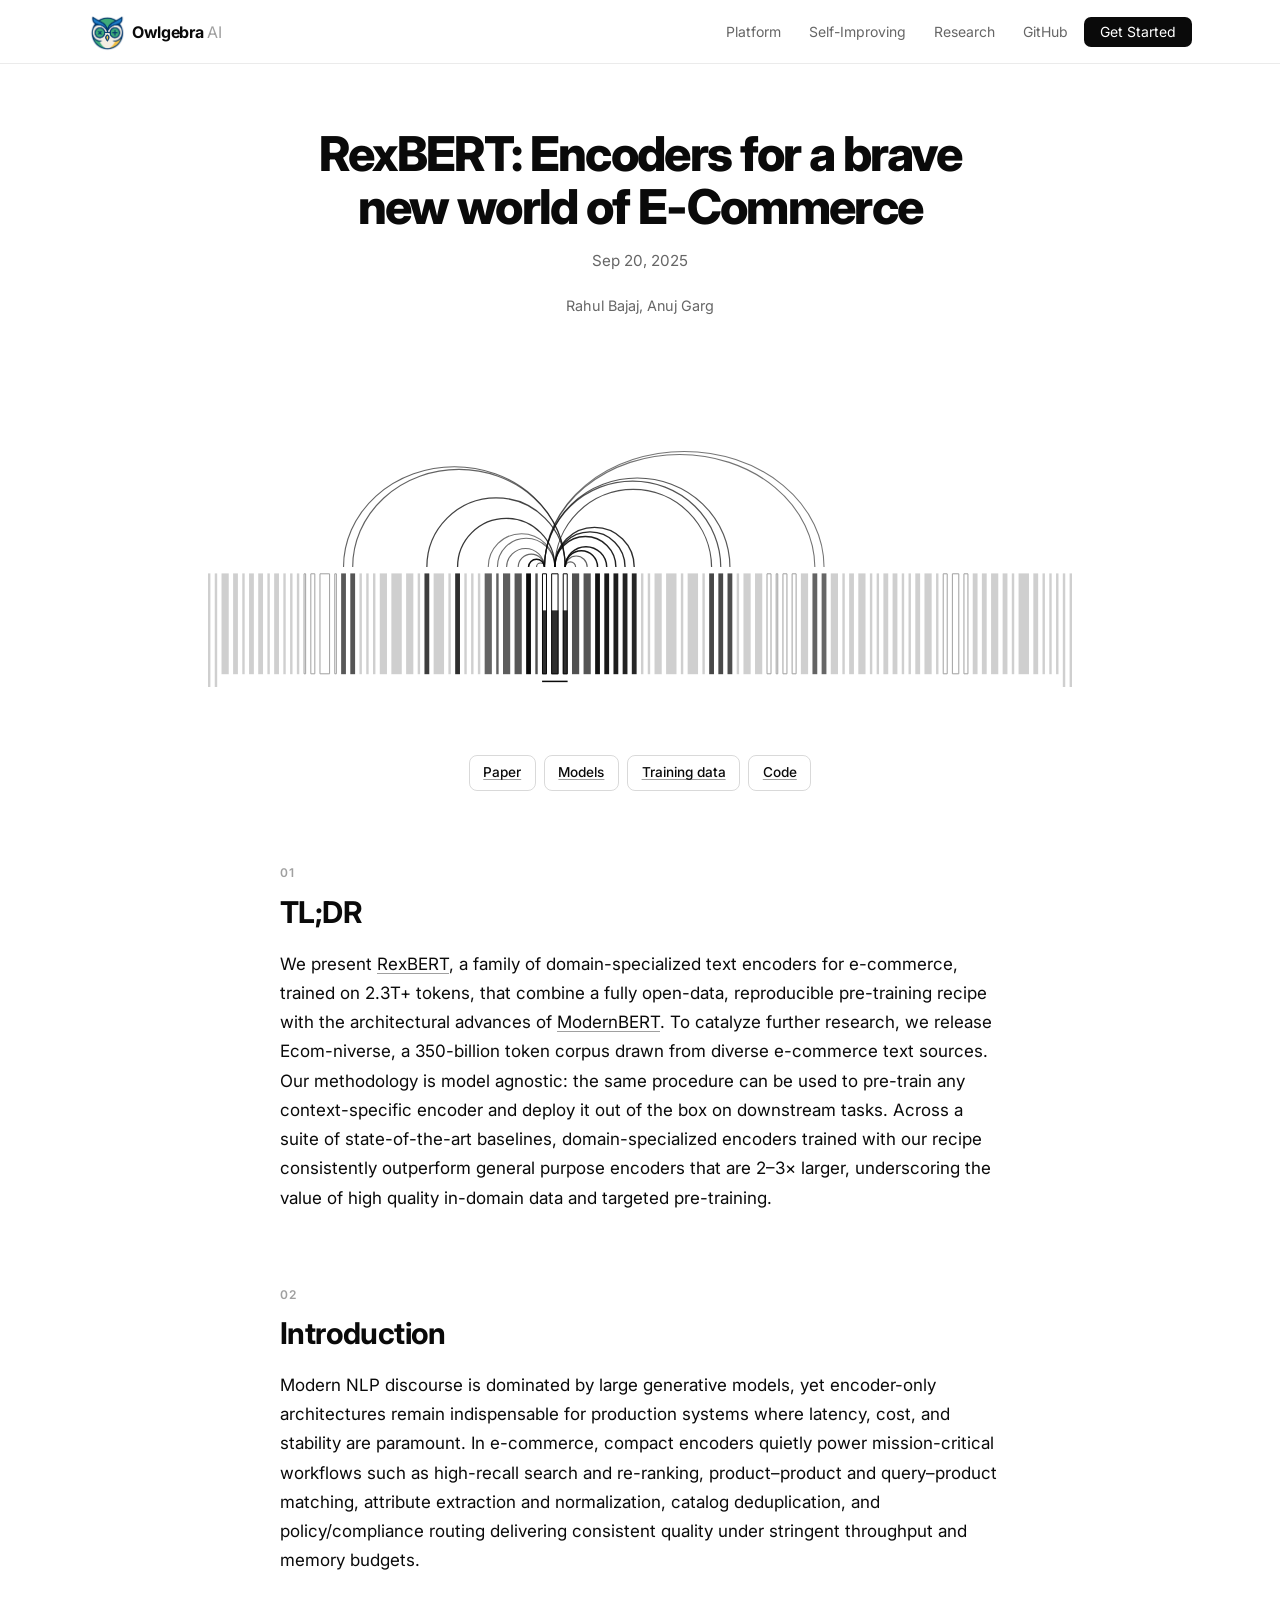
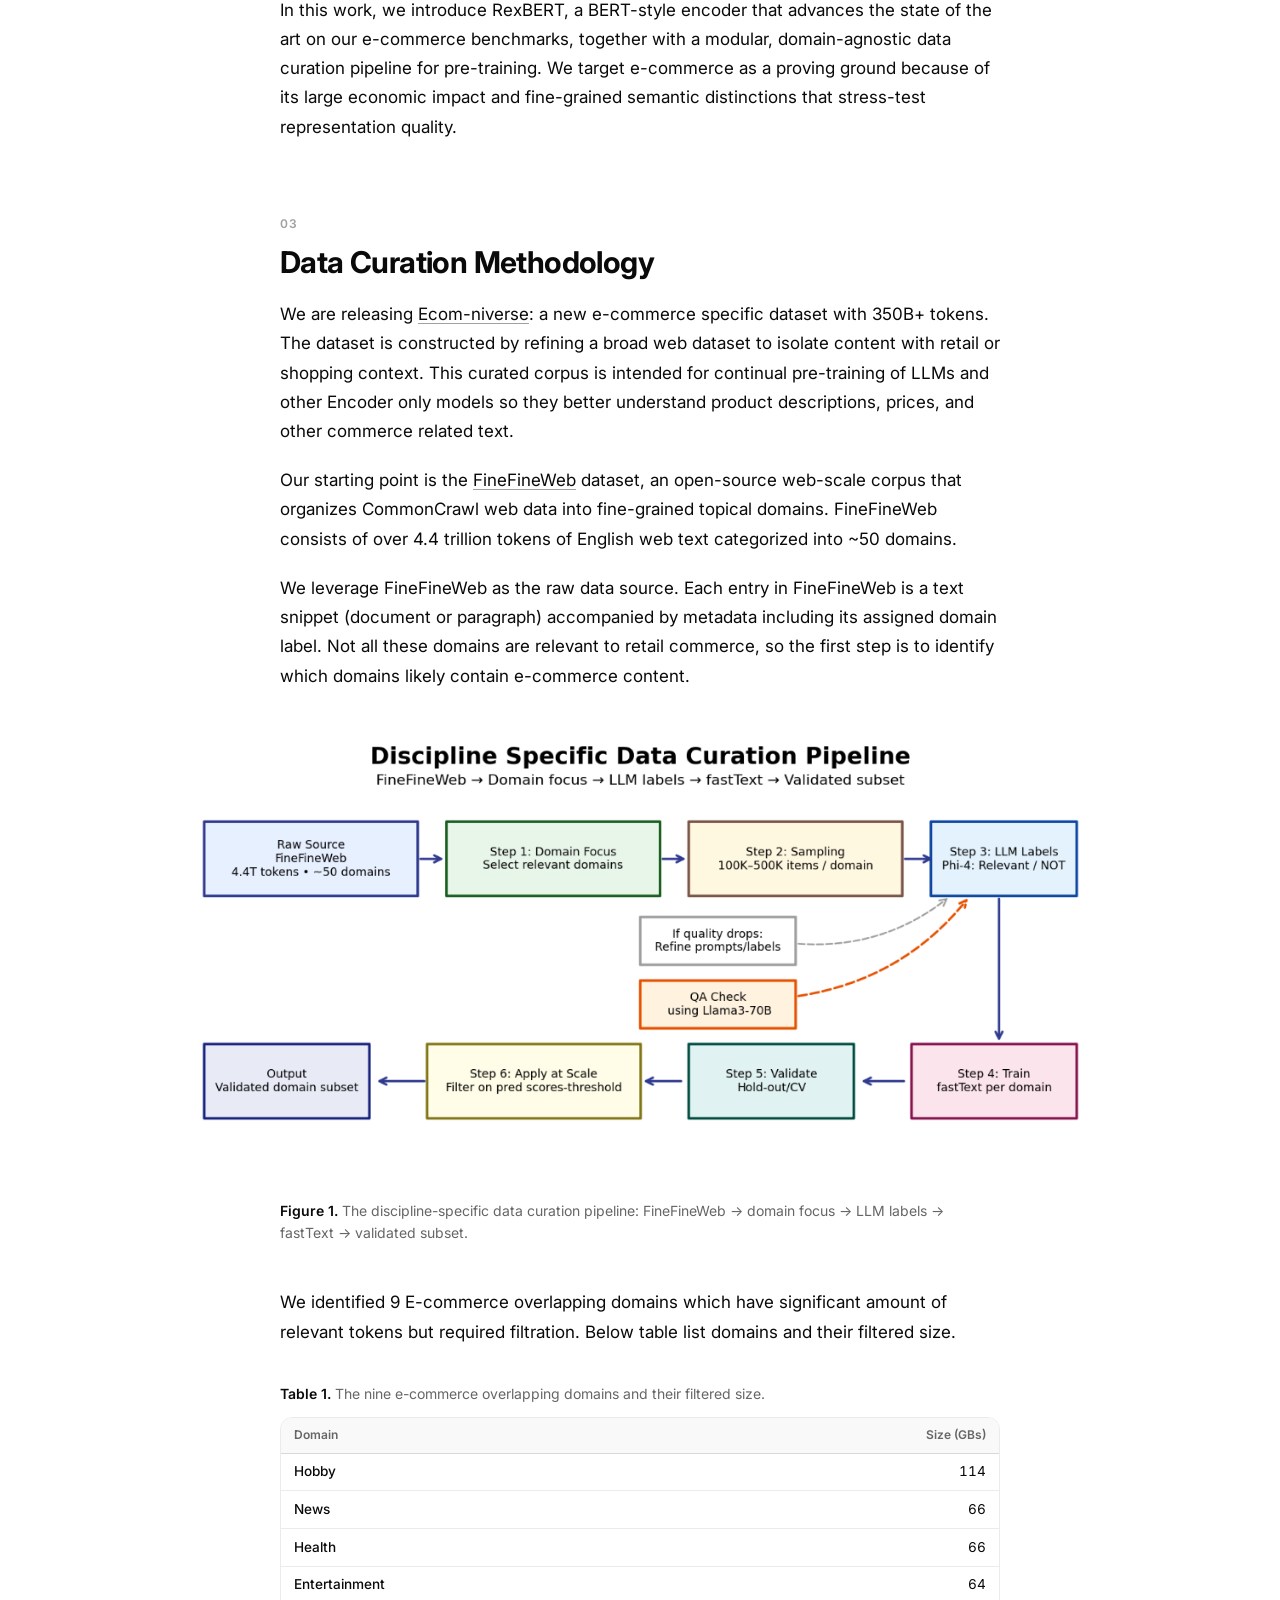
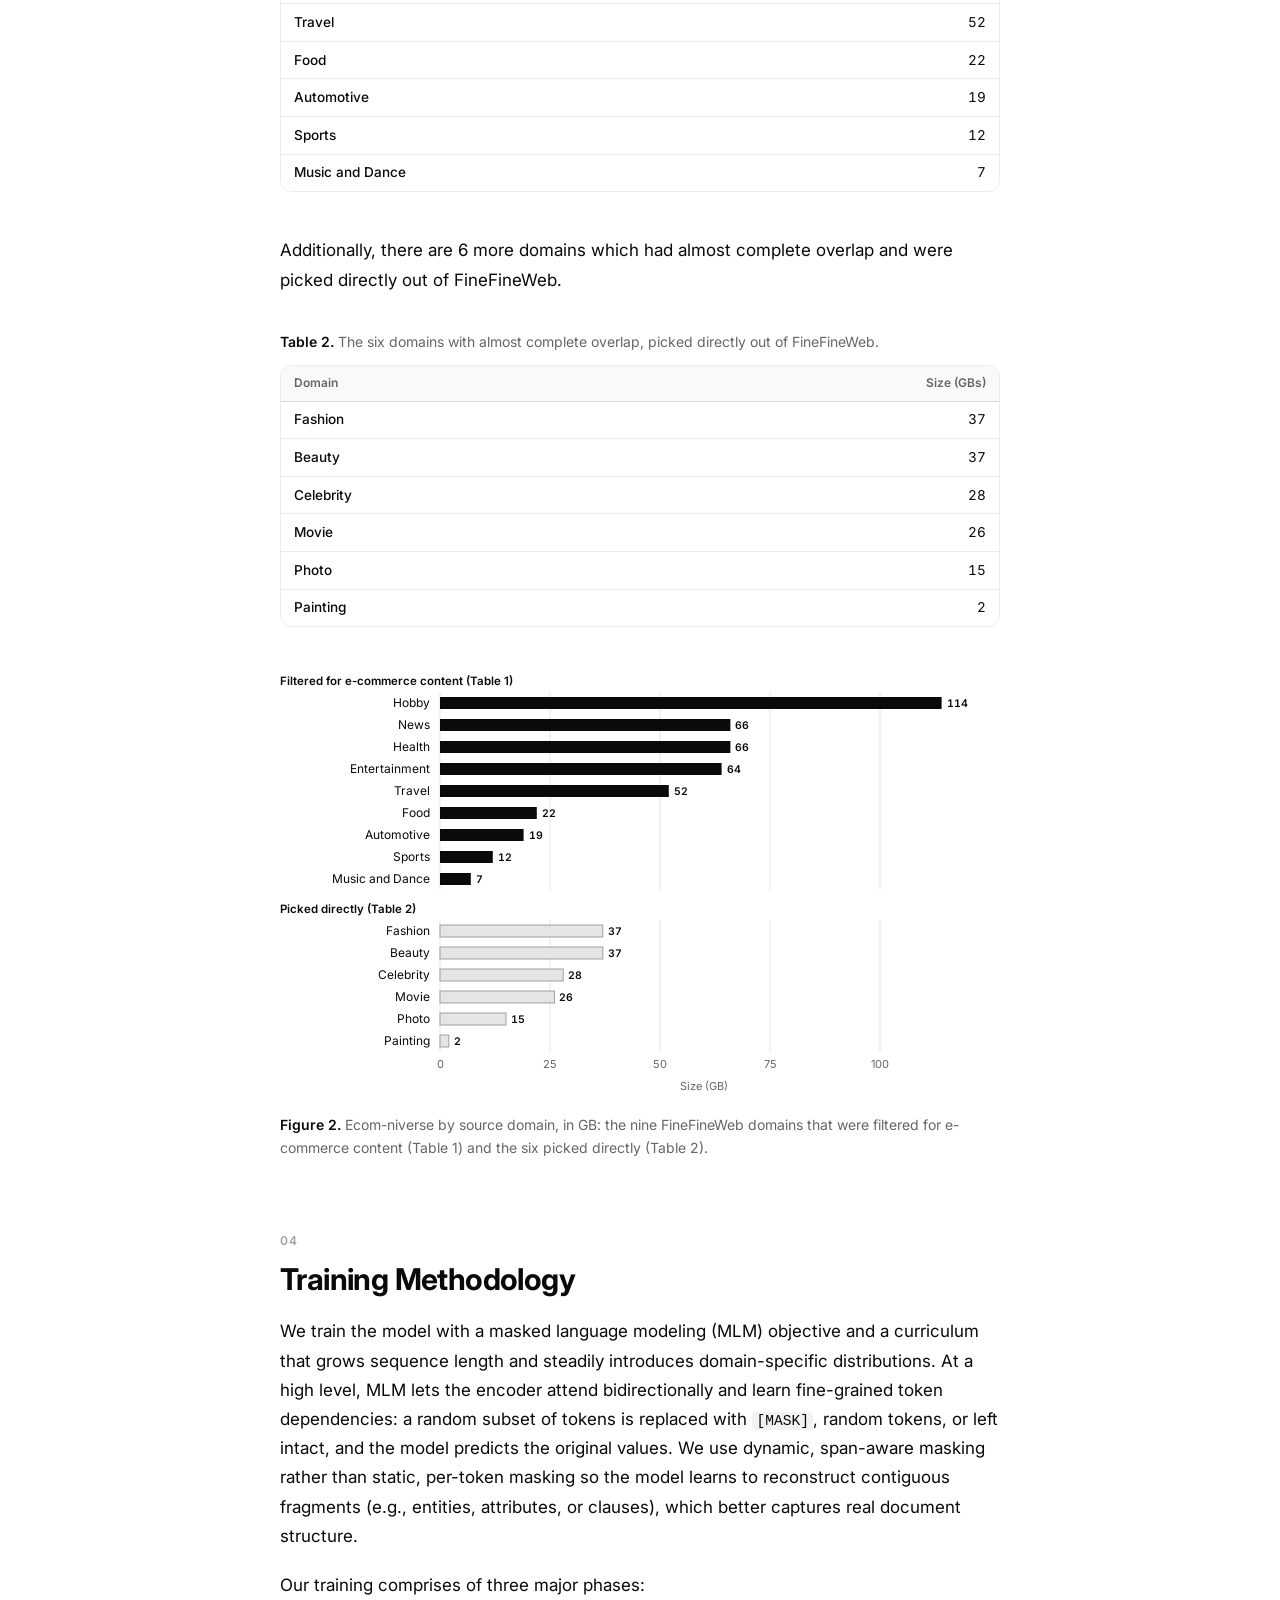
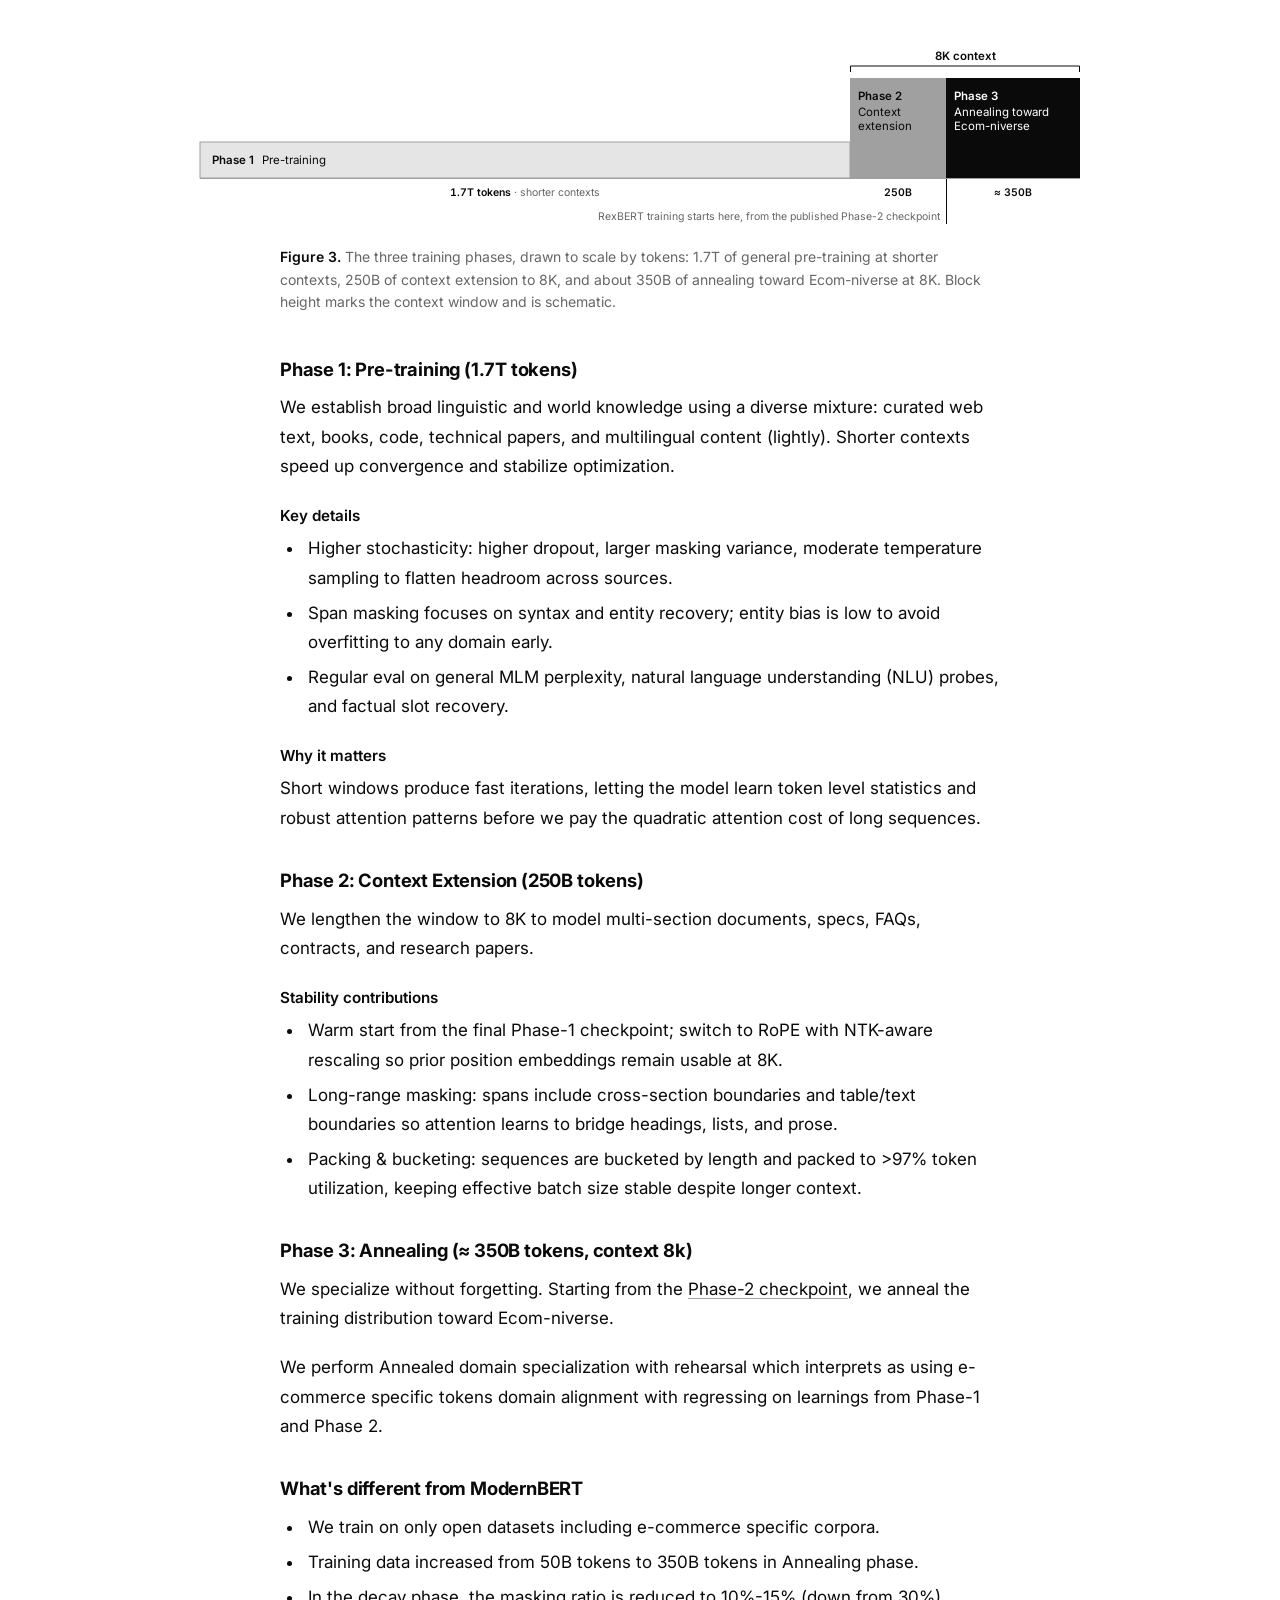
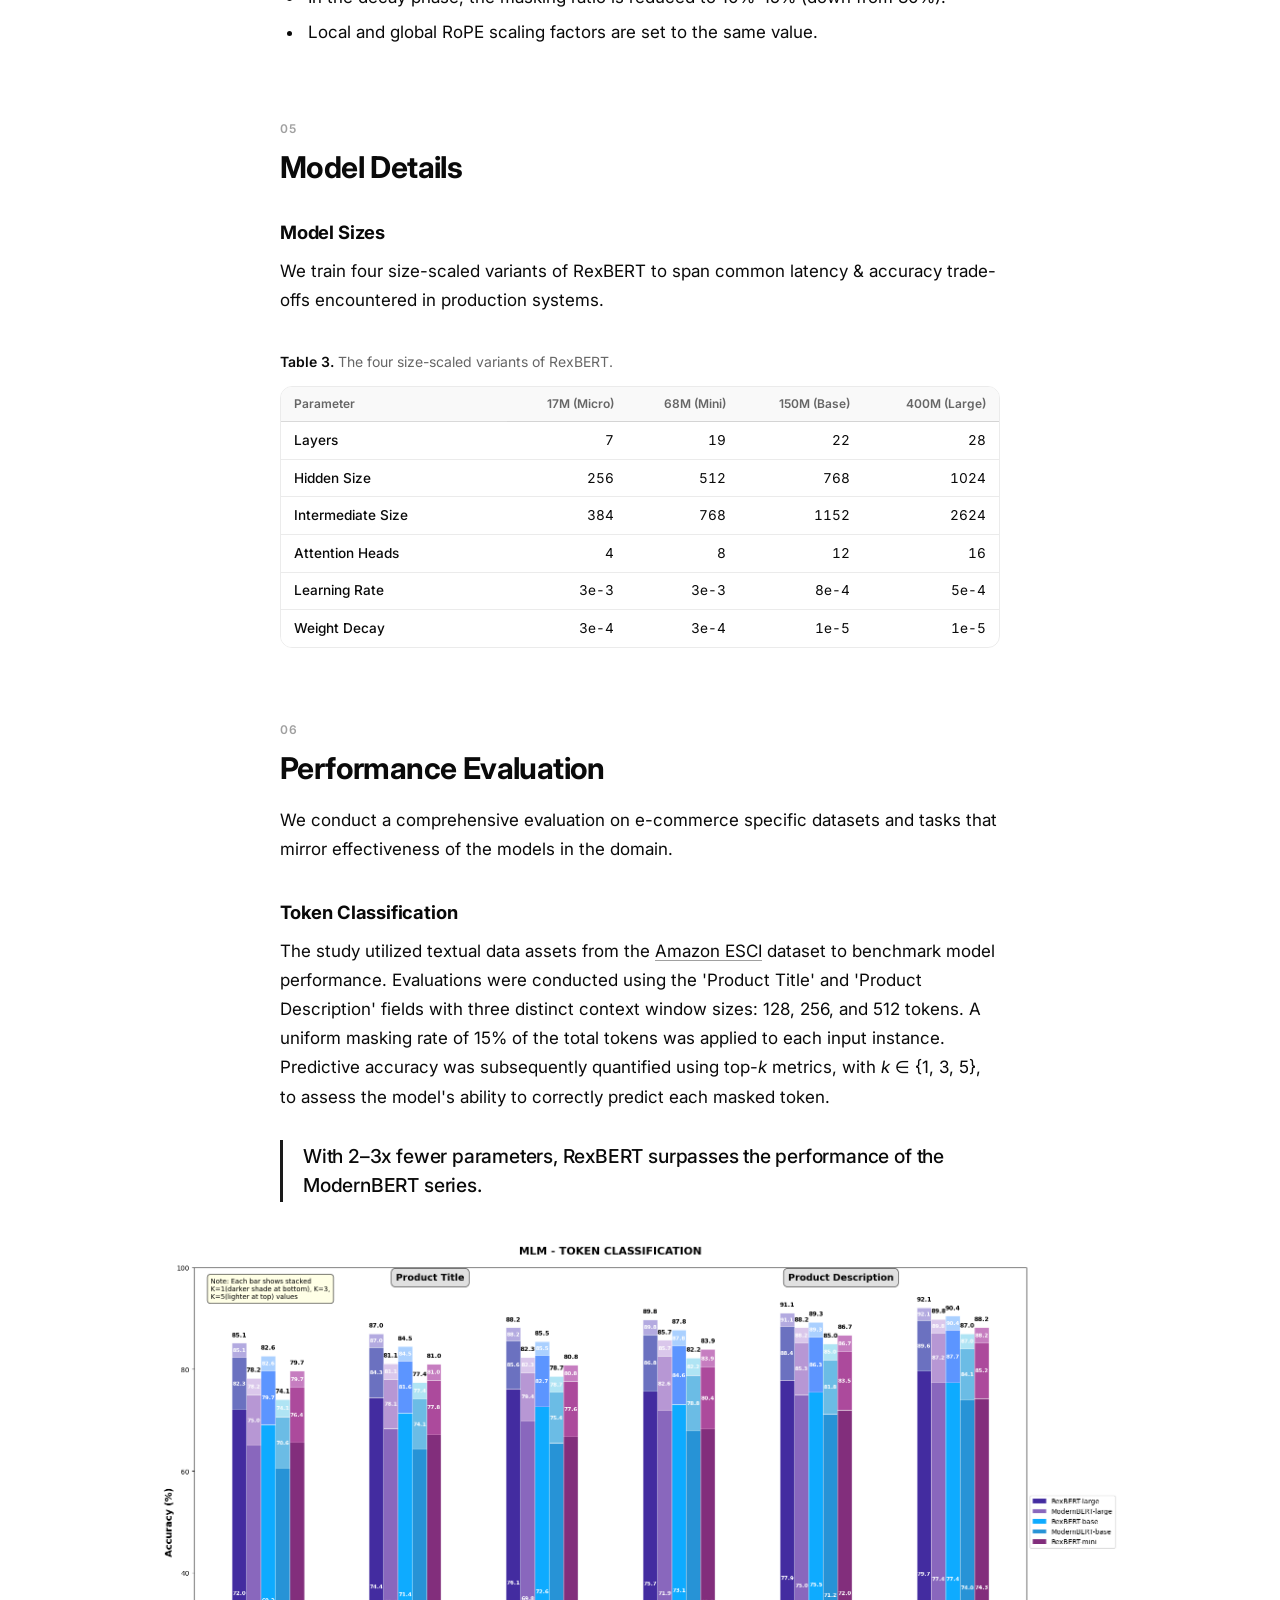
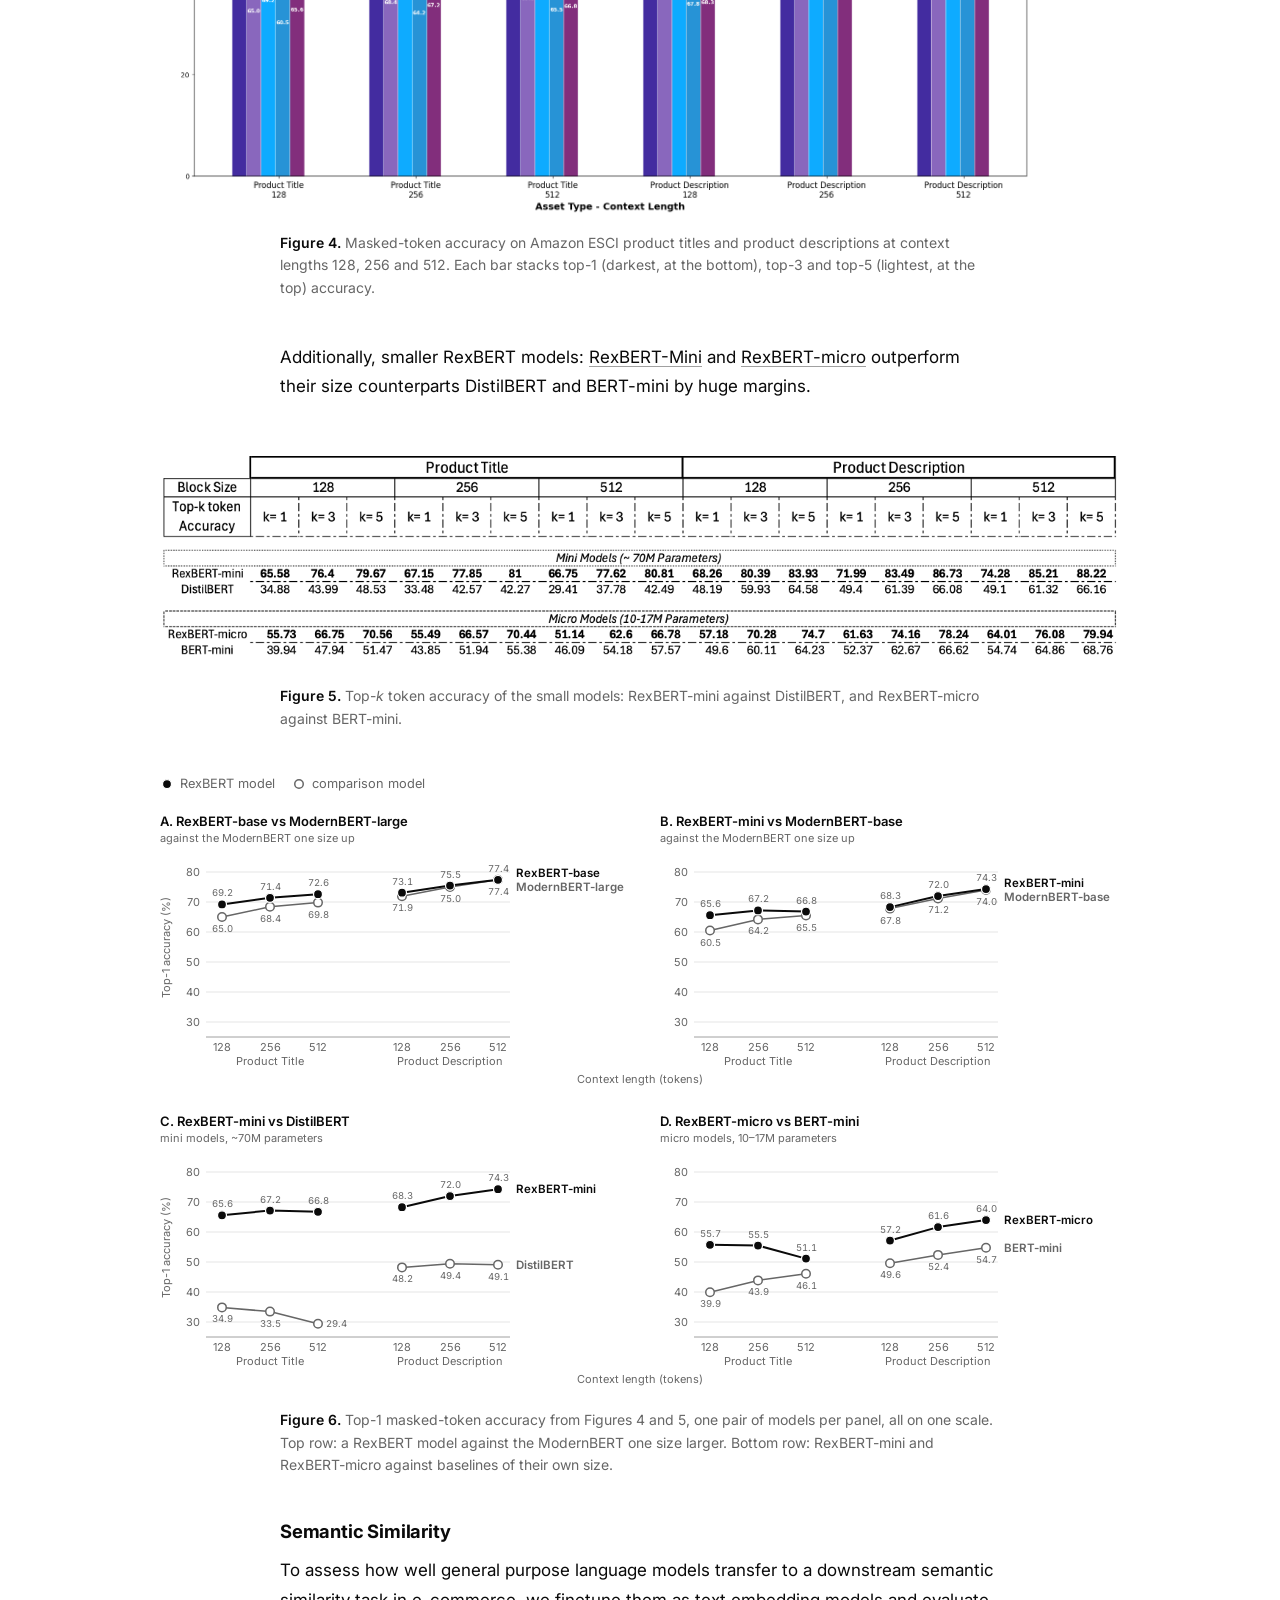
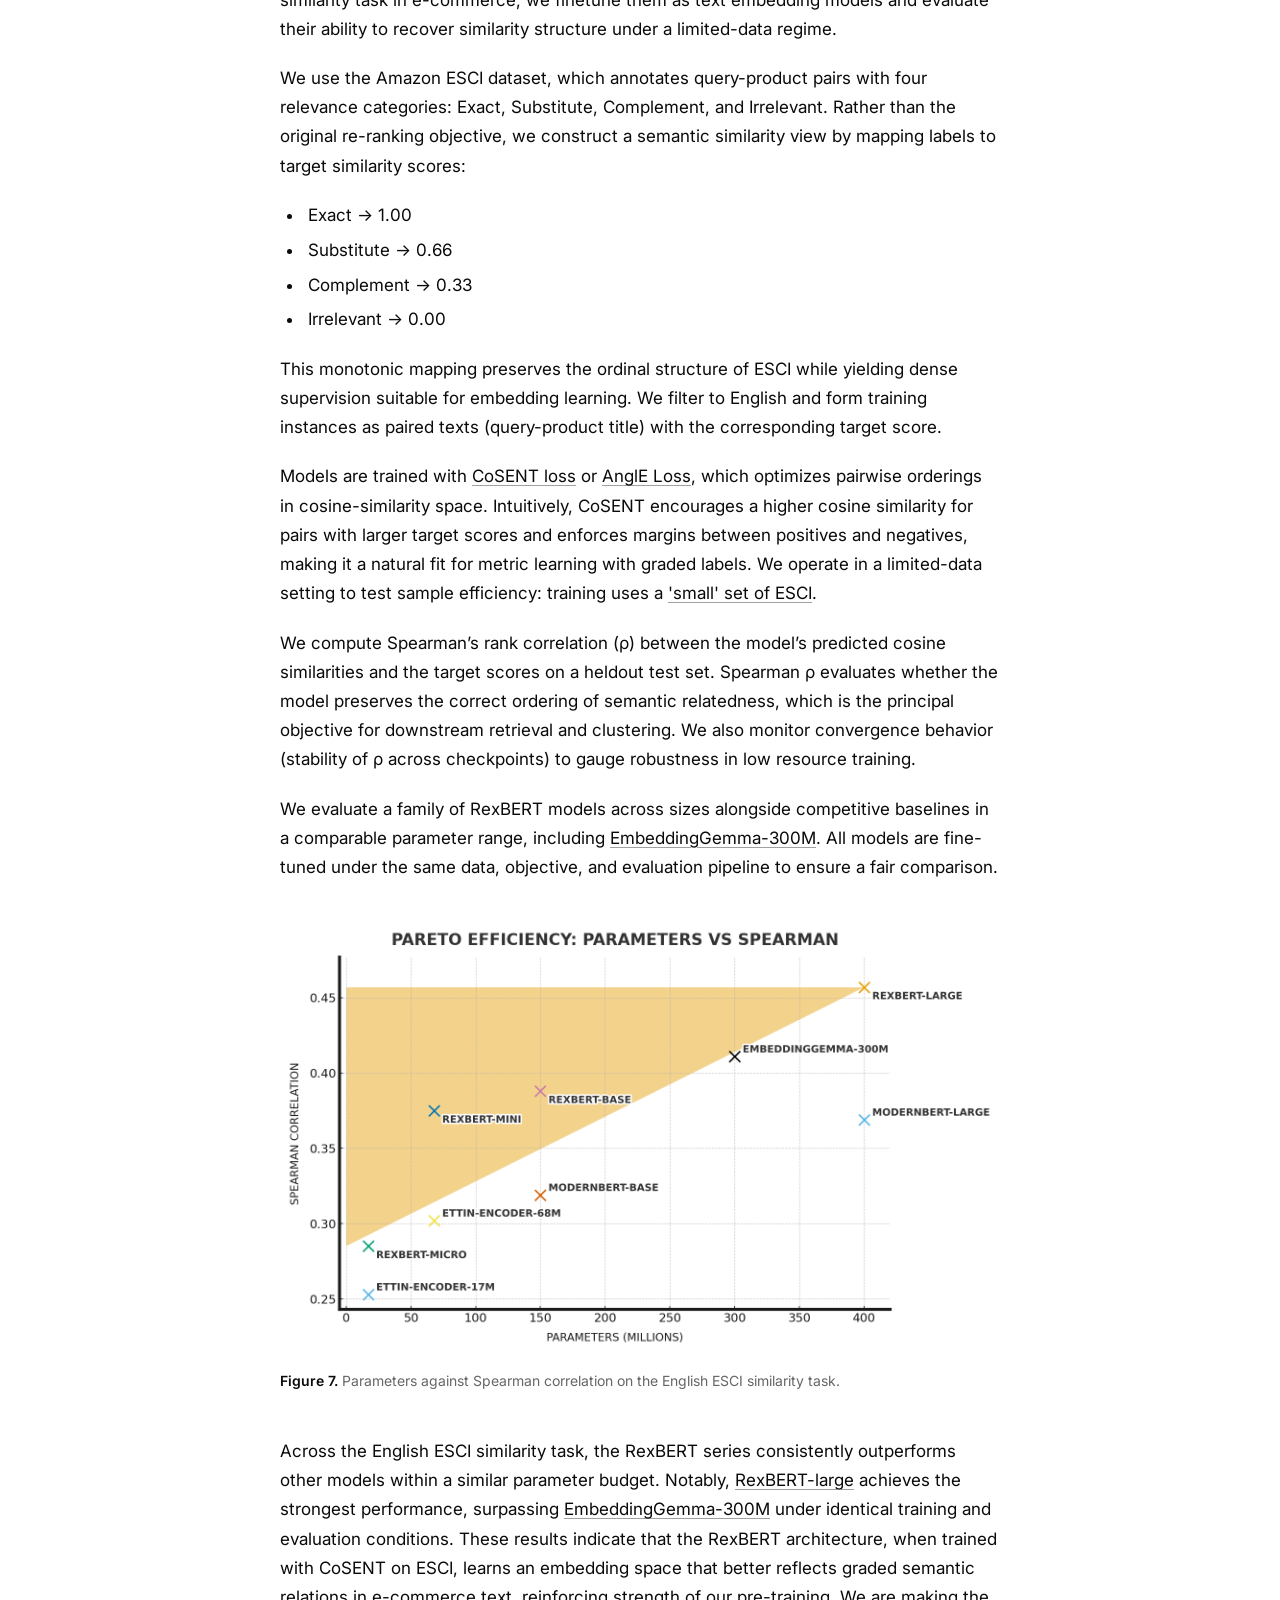
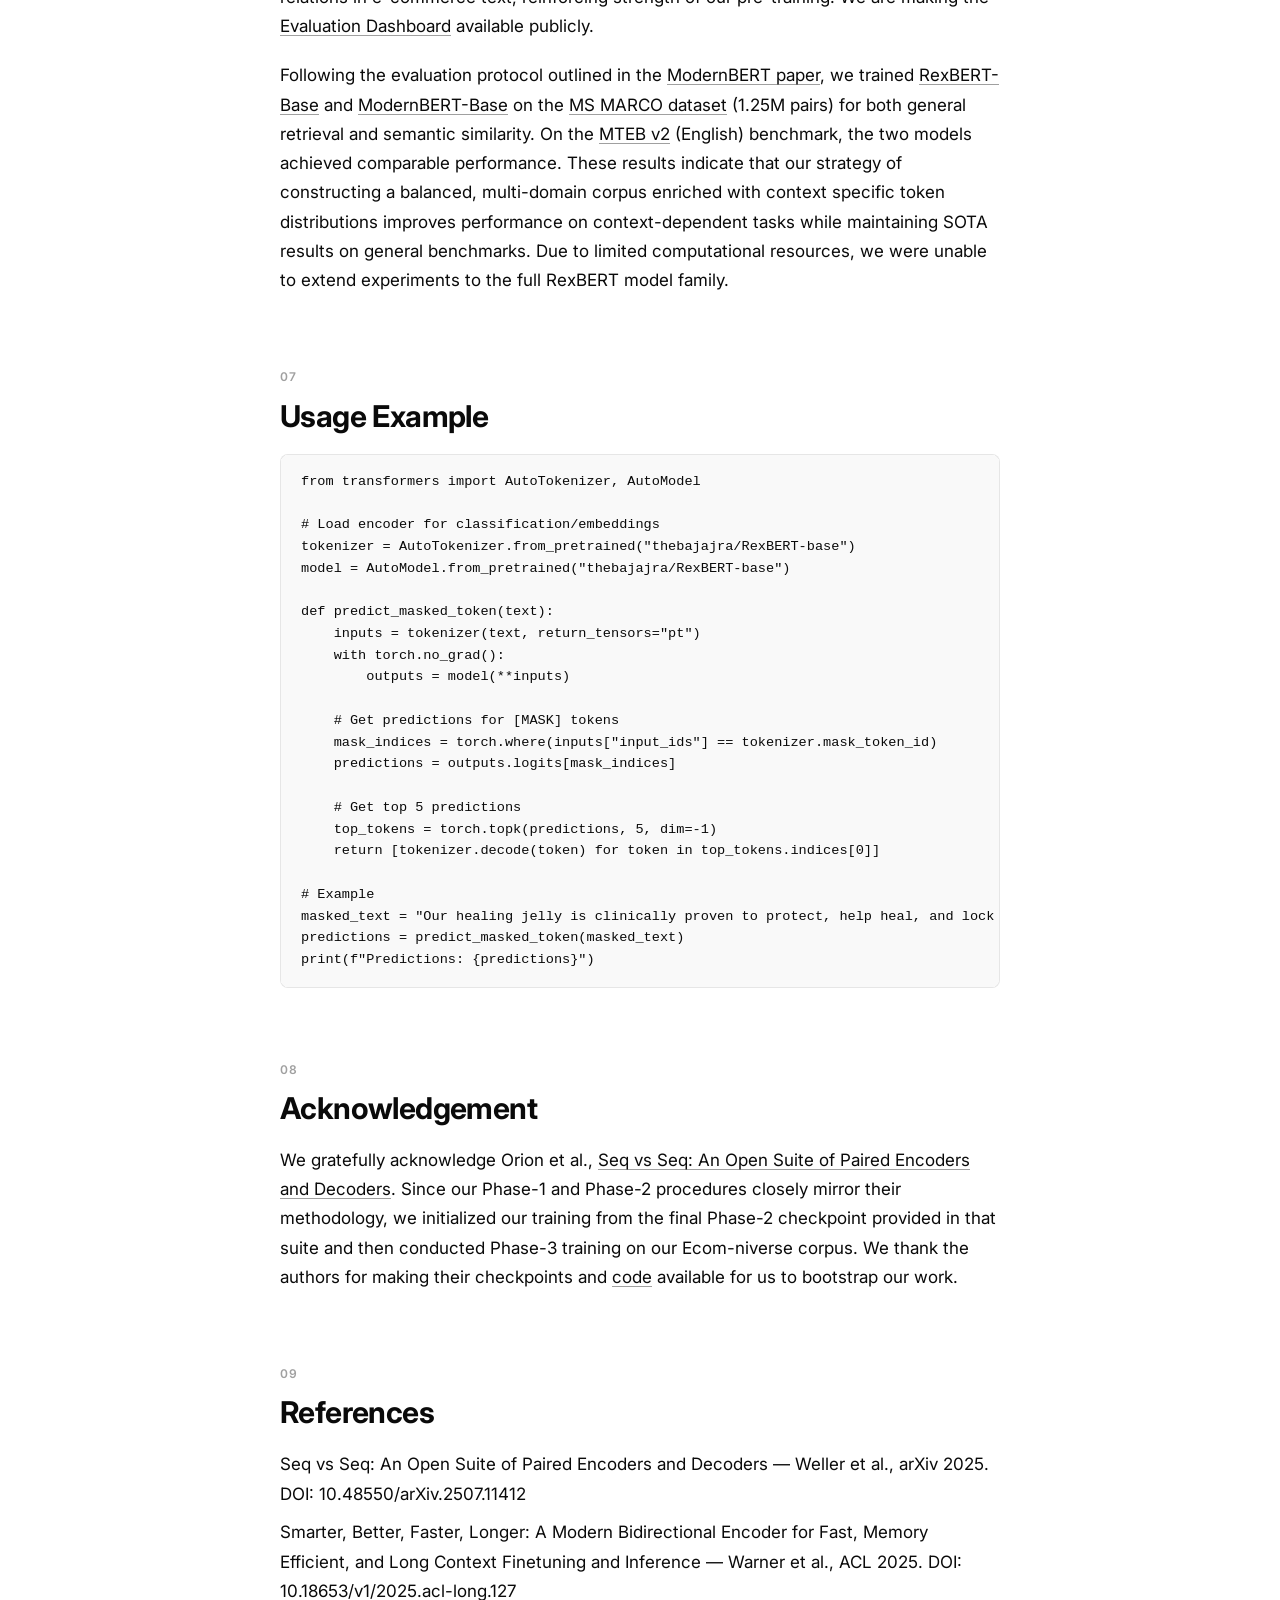
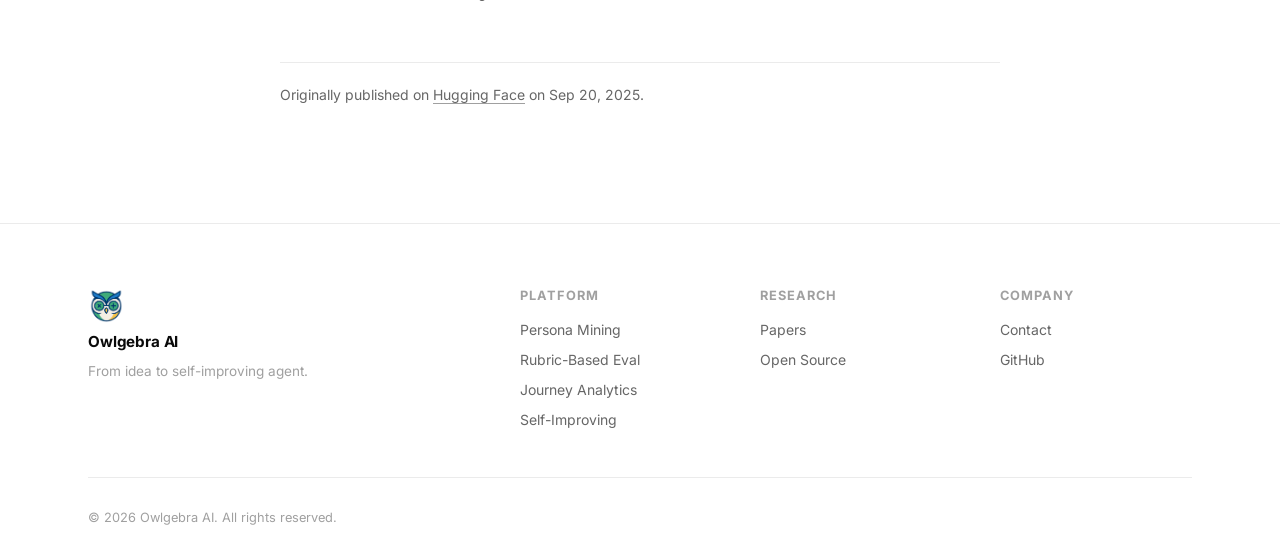
<file: blog/rexbert/index.html>
<!DOCTYPE html>
<html lang="en">
<head>
  <meta charset="UTF-8" />
  <meta name="viewport" content="width=device-width, initial-scale=1.0" />
  <title>RexBERT: Encoders for a brave new world of E-Commerce · Owlgebra AI</title>
  <meta name="description" content="RexBERT is a family of domain-specialized text encoders for e-commerce, trained on 2.3T+ tokens with a fully open-data, reproducible pre-training recipe." />
  <link rel="canonical" href="https://owlgebra.ai/blog/rexbert/" />
  <meta property="og:type" content="article" />
  <meta property="og:site_name" content="Owlgebra AI" />
  <meta property="og:title" content="RexBERT: Encoders for a brave new world of E-Commerce" />
  <meta property="og:description" content="RexBERT is a family of domain-specialized text encoders for e-commerce, trained on 2.3T+ tokens with a fully open-data, reproducible pre-training recipe." />
  <meta property="og:url" content="https://owlgebra.ai/blog/rexbert/" />
  <meta property="og:image" content="https://owlgebra.ai/assets/logo.png" />
  <meta property="article:published_time" content="2025-09-20" />
  <meta name="twitter:card" content="summary" />
  <meta name="author" content="Rahul Bajaj, Anuj Garg" />
  <link rel="preconnect" href="https://fonts.googleapis.com" />
  <link rel="preconnect" href="https://fonts.gstatic.com" crossorigin />
  <link href="https://fonts.googleapis.com/css2?family=Inter:wght@300;400;500;600;700&amp;display=swap" rel="stylesheet" />
  <link rel="stylesheet" href="../../css/style.css" />
  <link rel="stylesheet" href="../../css/post.css" />
  <link rel="stylesheet" href="post.css" />
</head>
<body class="post-page">

  <nav class="nav" id="nav">
    <div class="nav__inner">
      <a href="../../" class="nav__logo" aria-label="Owlgebra AI home">
        <img src="../../assets/logo.png" alt="Owlgebra AI" class="nav__logo-img" />
        <span class="nav__logo-text">Owlgebra <span class="nav__logo-accent">AI</span></span>
      </a>
      <button class="nav__toggle" id="navToggle" aria-label="Toggle navigation" aria-expanded="false">
        <span></span><span></span><span></span>
      </button>
      <ul class="nav__links" id="navLinks">
        <li><a href="../../#platform">Platform</a></li>
        <li><a href="../../#self-improving">Self-Improving</a></li>
        <li><a href="../../#research">Research</a></li>
        <li><a href="https://github.com/owlgebra-ai" target="_blank" rel="noopener">GitHub</a></li>
        <li><a href="../../#contact" class="nav__cta">Get Started</a></li>
      </ul>
    </div>
  </nav>

  <main class="post" id="top">
    <header class="post__header post__header--lead">
      <h1 class="post__title">RexBERT: Encoders for a brave new world of E-Commerce</h1>
      <p class="post__date">Sep 20, 2025</p>
      <p class="post__byline">Rahul Bajaj, Anuj Garg</p>
    </header>

    <div class="post-cover wide"><svg class="cover-svg cover-svg--wide" viewBox="0 0 1200 460" role="img" aria-label="Artwork: a row of bars like a barcode, standing for a line of product text. A few groups of bars are hollow: the masked words. Arcs reach from one hollow group to the bars on both sides of it, and that group is partly filled in." data-layout="{&quot;bars&quot;:[[60,3,0],[68.46,3,0],[76.93,9,2],[91.39,6,1],[102.85,3,0],[111.32,6,1],[122.78,6,1],[134.24,3,0],[142.71,6,1],[154.17,3,0],[162.63,3,0],[171.09,3,0],[179.56,3,0],[188.02,6,1],[199.48,13,3],[217.95,3,0],[226.41,6,1],[237.87,6,1],[249.34,3,0],[257.8,3,0],[266.26,3,0],[274.73,9,2],[289.19,13,3],[307.65,9,2],[322.12,3,0],[330.58,6,1],[342.04,13,3],[360.51,3,0],[368.97,6,1],[380.43,3,0],[388.89,3,0],[397.36,3,0],[405.82,9,2],[420.28,3,0],[428.75,9,2],[443.21,9,2],[457.67,6,1],[469.14,3,0],[477.6,6,1],[489.06,9,2],[503.53,6,1],[514.99,9,2],[529.45,9,2],[543.92,6,1],[555.38,6,1],[566.84,6,1],[578.31,6,1],[589.77,6,1],[601.23,3,0],[609.69,3,0],[618.16,9,2],[632.62,13,3],[651.08,3,0],[659.55,13,3],[678.01,3,0],[686.47,6,1],[697.94,6,1],[709.4,6,1],[720.86,3,0],[729.33,9,2],[743.79,9,2],[758.25,6,1],[769.72,3,0],[778.18,6,1],[789.64,6,1],[801.11,9,2],[815.57,6,1],[827.03,6,1],[838.49,9,2],[852.96,3,0],[861.42,6,1],[872.88,9,2],[887.35,3,0],[895.81,3,0],[904.27,6,1],[915.74,6,1],[927.2,3,0],[935.66,3,0],[944.13,6,1],[955.59,9,2],[970.05,3,0],[978.52,6,1],[989.98,9,2],[1004.44,6,1],[1015.91,6,1],[1027.37,6,1],[1038.83,9,2],[1053.29,6,1],[1064.76,3,0],[1073.22,13,3],[1091.68,6,1],[1103.15,3,0],[1111.61,3,0],[1120.07,3,0],[1128.54,3,0],[1137.0,3,0]],&quot;yTop&quot;:278,&quot;yBase&quot;:404,&quot;guard&quot;:16,&quot;x0&quot;:60,&quot;x1&quot;:1140,&quot;spans&quot;:[[12,15],[38,40],[61,64],[81,83]],&quot;focus&quot;:1,&quot;K&quot;:22,&quot;W&quot;:[460,120,840],&quot;Hmax&quot;:225,&quot;R0&quot;:170,&quot;cap&quot;:28,&quot;yHi&quot;:30}"><g class="rx-arcs"><g class="rx-pool"><path class="rx-arc" d="M480.6,270 A174.71,144.49 0 0 1 830.03,270" style="stroke-width:1.06px;stroke-opacity:0.56"/><path class="rx-arc" d="M493.56,270 A41.62,41.62 0 0 0 410.32,270" style="stroke-width:1.07px;stroke-opacity:0.57"/><path class="rx-arc" d="M480.6,270 A168.99,141.73 0 0 1 818.57,270" style="stroke-width:1.07px;stroke-opacity:0.57"/><path class="rx-arc" d="M493.56,270 A35.89,35.89 0 0 0 421.78,270" style="stroke-width:1.09px;stroke-opacity:0.59"/><path class="rx-arc" d="M480.6,270 A23.68,23.68 0 0 0 433.25,270" style="stroke-width:1.11px;stroke-opacity:0.61"/><path class="rx-arc" d="M480.6,270 A16.45,16.45 0 0 0 447.71,270" style="stroke-width:1.13px;stroke-opacity:0.63"/><path class="rx-arc" d="M506.53,270 A138.56,125.41 0 0 0 229.41,270" style="stroke-width:1.13px;stroke-opacity:0.63"/><path class="rx-arc" d="M506.53,270 A13.71,13.71 0 0 1 533.95,270" style="stroke-width:1.14px;stroke-opacity:0.64"/><path class="rx-arc" d="M506.53,270 A132.83,122 0 0 0 240.87,270" style="stroke-width:1.14px;stroke-opacity:0.64"/><path class="rx-arc" d="M506.53,270 A6.48,6.48 0 0 1 519.49,270" style="stroke-width:1.16px;stroke-opacity:0.66"/><path class="rx-arc" d="M480.6,270 A4.98,4.98 0 0 0 470.64,270" style="stroke-width:1.17px;stroke-opacity:0.67"/><path class="rx-arc" d="M480.6,270 A115.9,111.21 0 0 1 712.4,270" style="stroke-width:1.18px;stroke-opacity:0.68"/><path class="rx-arc" d="M480.6,270 A110.17,107.31 0 0 1 700.94,270" style="stroke-width:1.2px;stroke-opacity:0.7"/><path class="rx-arc" d="M493.56,270 A97.96,97.96 0 0 1 689.47,270" style="stroke-width:1.21px;stroke-opacity:0.71"/><path class="rx-arc" d="M506.53,270 A86.47,86.47 0 0 0 333.58,270" style="stroke-width:1.26px;stroke-opacity:0.76"/><path class="rx-arc" d="M493.56,270 A60.79,60.79 0 0 0 371.97,270" style="stroke-width:1.32px;stroke-opacity:0.82"/><path class="rx-arc" d="M493.56,270 A49.6,49.6 0 0 1 592.77,270" style="stroke-width:1.36px;stroke-opacity:0.86"/><path class="rx-arc" d="M493.56,270 A43.87,43.87 0 0 1 581.31,270" style="stroke-width:1.38px;stroke-opacity:0.88"/><path class="rx-arc" d="M493.56,270 A38.14,38.14 0 0 1 569.84,270" style="stroke-width:1.41px;stroke-opacity:0.91"/><path class="rx-arc" d="M506.53,270 A25.93,25.93 0 0 1 558.38,270" style="stroke-width:1.43px;stroke-opacity:0.93"/><path class="rx-arc" d="M506.53,270 A20.19,20.19 0 0 1 546.92,270" style="stroke-width:1.45px;stroke-opacity:0.95"/><path class="rx-arc" d="M480.6,270 A9.97,9.97 0 0 0 460.67,270" style="stroke-width:1.5px;stroke-opacity:1"/></g></g><g class="rx-levels"><rect class="rx-level" data-i="38" x="477.6" y="324.2" width="6" height="79.8"/><rect class="rx-level" data-i="39" x="489.06" y="324.2" width="9" height="79.8"/><rect class="rx-level" data-i="40" x="503.53" y="324.2" width="6" height="79.8"/></g><g class="rx-bars"><rect class="rx-bar" x="60" y="278" width="3" height="142"/><rect class="rx-bar" x="68.46" y="278" width="3" height="142"/><rect class="rx-bar" x="76.93" y="278" width="9" height="126"/><rect class="rx-bar" x="91.39" y="278" width="6" height="126"/><rect class="rx-bar" x="102.85" y="278" width="3" height="126"/><rect class="rx-bar" x="111.32" y="278" width="6" height="126"/><rect class="rx-bar" x="122.78" y="278" width="6" height="126"/><rect class="rx-bar" x="134.24" y="278" width="3" height="126"/><rect class="rx-bar" x="142.71" y="278" width="6" height="126"/><rect class="rx-bar" x="154.17" y="278" width="3" height="126"/><rect class="rx-bar" x="162.63" y="278" width="3" height="126"/><rect class="rx-bar" x="171.09" y="278" width="3" height="126"/><rect class="rx-mask" x="180.06" y="278.5" width="2" height="125"/><rect class="rx-mask" x="188.52" y="278.5" width="5" height="125"/><rect class="rx-mask" x="199.98" y="278.5" width="12" height="125"/><rect class="rx-mask" x="218.45" y="278.5" width="2" height="125"/><rect class="rx-bar is-ctx" x="226.41" y="278" width="6" height="126" style="fill-opacity:0.68"/><rect class="rx-bar is-ctx" x="237.87" y="278" width="6" height="126" style="fill-opacity:0.69"/><rect class="rx-bar" x="249.34" y="278" width="3" height="126"/><rect class="rx-bar" x="257.8" y="278" width="3" height="126"/><rect class="rx-bar" x="266.26" y="278" width="3" height="126"/><rect class="rx-bar" x="274.73" y="278" width="9" height="126"/><rect class="rx-bar" x="289.19" y="278" width="13" height="126"/><rect class="rx-bar" x="307.65" y="278" width="9" height="126"/><rect class="rx-bar" x="322.12" y="278" width="3" height="126"/><rect class="rx-bar is-ctx" x="330.58" y="278" width="6" height="126" style="fill-opacity:0.79"/><rect class="rx-bar" x="342.04" y="278" width="13" height="126"/><rect class="rx-bar" x="360.51" y="278" width="3" height="126"/><rect class="rx-bar is-ctx" x="368.97" y="278" width="6" height="126" style="fill-opacity:0.85"/><rect class="rx-bar" x="380.43" y="278" width="3" height="126"/><rect class="rx-bar" x="388.89" y="278" width="3" height="126"/><rect class="rx-bar" x="397.36" y="278" width="3" height="126"/><rect class="rx-bar is-ctx" x="405.82" y="278" width="9" height="126" style="fill-opacity:0.63"/><rect class="rx-bar is-ctx" x="420.28" y="278" width="3" height="126" style="fill-opacity:0.64"/><rect class="rx-bar is-ctx" x="428.75" y="278" width="9" height="126" style="fill-opacity:0.66"/><rect class="rx-bar is-ctx" x="443.21" y="278" width="9" height="126" style="fill-opacity:0.68"/><rect class="rx-bar is-ctx" x="457.67" y="278" width="6" height="126" style="fill-opacity:1"/><rect class="rx-bar is-ctx" x="469.14" y="278" width="3" height="126" style="fill-opacity:0.71"/><rect class="rx-mask is-focus" x="478.1" y="278.5" width="5" height="125"/><rect class="rx-mask is-focus" x="489.56" y="278.5" width="8" height="125"/><rect class="rx-mask is-focus" x="504.03" y="278.5" width="5" height="125"/><rect class="rx-bar is-ctx" x="514.99" y="278" width="9" height="126" style="fill-opacity:0.71"/><rect class="rx-bar is-ctx" x="529.45" y="278" width="9" height="126" style="fill-opacity:0.69"/><rect class="rx-bar is-ctx" x="543.92" y="278" width="6" height="126" style="fill-opacity:0.96"/><rect class="rx-bar is-ctx" x="555.38" y="278" width="6" height="126" style="fill-opacity:0.94"/><rect class="rx-bar is-ctx" x="566.84" y="278" width="6" height="126" style="fill-opacity:0.92"/><rect class="rx-bar is-ctx" x="578.31" y="278" width="6" height="126" style="fill-opacity:0.9"/><rect class="rx-bar is-ctx" x="589.77" y="278" width="6" height="126" style="fill-opacity:0.88"/><rect class="rx-bar" x="601.23" y="278" width="3" height="126"/><rect class="rx-bar" x="609.69" y="278" width="3" height="126"/><rect class="rx-bar" x="618.16" y="278" width="9" height="126"/><rect class="rx-bar" x="632.62" y="278" width="13" height="126"/><rect class="rx-bar" x="651.08" y="278" width="3" height="126"/><rect class="rx-bar" x="659.55" y="278" width="13" height="126"/><rect class="rx-bar" x="678.01" y="278" width="3" height="126"/><rect class="rx-bar is-ctx" x="686.47" y="278" width="6" height="126" style="fill-opacity:0.75"/><rect class="rx-bar is-ctx" x="697.94" y="278" width="6" height="126" style="fill-opacity:0.74"/><rect class="rx-bar is-ctx" x="709.4" y="278" width="6" height="126" style="fill-opacity:0.72"/><rect class="rx-bar" x="720.86" y="278" width="3" height="126"/><rect class="rx-bar" x="729.33" y="278" width="9" height="126"/><rect class="rx-bar" x="743.79" y="278" width="9" height="126"/><rect class="rx-mask" x="758.75" y="278.5" width="5" height="125"/><rect class="rx-mask" x="770.22" y="278.5" width="2" height="125"/><rect class="rx-mask" x="778.68" y="278.5" width="5" height="125"/><rect class="rx-mask" x="790.14" y="278.5" width="5" height="125"/><rect class="rx-bar" x="801.11" y="278" width="9" height="126"/><rect class="rx-bar is-ctx" x="815.57" y="278" width="6" height="126" style="fill-opacity:0.63"/><rect class="rx-bar is-ctx" x="827.03" y="278" width="6" height="126" style="fill-opacity:0.62"/><rect class="rx-bar" x="838.49" y="278" width="9" height="126"/><rect class="rx-bar" x="852.96" y="278" width="3" height="126"/><rect class="rx-bar" x="861.42" y="278" width="6" height="126"/><rect class="rx-bar" x="872.88" y="278" width="9" height="126"/><rect class="rx-bar" x="887.35" y="278" width="3" height="126"/><rect class="rx-bar" x="895.81" y="278" width="3" height="126"/><rect class="rx-bar" x="904.27" y="278" width="6" height="126"/><rect class="rx-bar" x="915.74" y="278" width="6" height="126"/><rect class="rx-bar" x="927.2" y="278" width="3" height="126"/><rect class="rx-bar" x="935.66" y="278" width="3" height="126"/><rect class="rx-bar" x="944.13" y="278" width="6" height="126"/><rect class="rx-bar" x="955.59" y="278" width="9" height="126"/><rect class="rx-bar" x="970.05" y="278" width="3" height="126"/><rect class="rx-mask" x="979.02" y="278.5" width="5" height="125"/><rect class="rx-mask" x="990.48" y="278.5" width="8" height="125"/><rect class="rx-mask" x="1004.94" y="278.5" width="5" height="125"/><rect class="rx-bar" x="1015.91" y="278" width="6" height="126"/><rect class="rx-bar" x="1027.37" y="278" width="6" height="126"/><rect class="rx-bar" x="1038.83" y="278" width="9" height="126"/><rect class="rx-bar" x="1053.29" y="278" width="6" height="126"/><rect class="rx-bar" x="1064.76" y="278" width="3" height="126"/><rect class="rx-bar" x="1073.22" y="278" width="13" height="126"/><rect class="rx-bar" x="1091.68" y="278" width="6" height="126"/><rect class="rx-bar" x="1103.15" y="278" width="3" height="126"/><rect class="rx-bar" x="1111.61" y="278" width="3" height="126"/><rect class="rx-bar" x="1120.07" y="278" width="3" height="126"/><rect class="rx-bar" x="1128.54" y="278" width="3" height="142"/><rect class="rx-bar" x="1137" y="278" width="3" height="142"/></g><path class="rx-mark" d="M477.6,413H509.53"/></svg><svg class="cover-svg cover-svg--narrow" viewBox="0 0 400 300" role="img" aria-label="Artwork: a row of bars like a barcode, standing for a line of product text. A few groups of bars are hollow: the masked words. Arcs reach from one hollow group to the bars on both sides of it, and that group is partly filled in." data-layout="{&quot;bars&quot;:[[20,3,0],[28.09,3,0],[36.17,5,1],[46.26,7,2],[58.34,3,0],[66.43,5,1],[76.51,5,1],[86.6,7,2],[98.69,3,0],[106.77,3,0],[114.86,7,2],[126.94,5,1],[137.03,3,0],[145.11,10,3],[160.2,3,0],[168.29,5,1],[178.37,3,0],[186.46,5,1],[196.54,7,2],[208.63,7,2],[220.71,10,3],[235.8,3,0],[243.89,7,2],[255.97,10,3],[271.06,3,0],[279.14,5,1],[289.23,3,0],[297.31,3,0],[305.4,3,0],[313.49,10,3],[328.57,3,0],[336.66,5,1],[346.74,7,2],[358.83,5,1],[368.91,3,0],[377.0,3,0]],&quot;yTop&quot;:180,&quot;yBase&quot;:262,&quot;guard&quot;:10,&quot;x0&quot;:20,&quot;x1&quot;:380,&quot;spans&quot;:[[16,18],[27,28]],&quot;focus&quot;:0,&quot;K&quot;:10,&quot;W&quot;:[220,50,300],&quot;Hmax&quot;:150,&quot;R0&quot;:70,&quot;cap&quot;:10,&quot;yHi&quot;:20}"><g class="rx-arcs"><g class="rx-pool"><path class="rx-arc" d="M200.04,172 A70.1,70.1 0 0 0 59.84,172" style="stroke-width:1.15px;stroke-opacity:0.65"/><path class="rx-arc" d="M200.04,172 A6.05,6.05 0 0 1 212.13,172" style="stroke-width:1.17px;stroke-opacity:0.67"/><path class="rx-arc" d="M179.87,172 A4.54,4.54 0 0 0 170.79,172" style="stroke-width:1.17px;stroke-opacity:0.67"/><path class="rx-arc" d="M179.87,172 A55.43,55.43 0 0 1 290.73,172" style="stroke-width:1.23px;stroke-opacity:0.73"/><path class="rx-arc" d="M200.04,172 A49.92,49.92 0 0 0 100.19,172" style="stroke-width:1.26px;stroke-opacity:0.76"/><path class="rx-arc" d="M188.96,172 A40.35,40.35 0 0 0 108.27,172" style="stroke-width:1.29px;stroke-opacity:0.79"/><path class="rx-arc" d="M188.96,172 A41.8,41.8 0 0 1 272.56,172" style="stroke-width:1.29px;stroke-opacity:0.79"/><path class="rx-arc" d="M188.96,172 A25.22,25.22 0 0 0 138.53,172" style="stroke-width:1.4px;stroke-opacity:0.9"/><path class="rx-arc" d="M200.04,172 A18.63,18.63 0 0 1 237.3,172" style="stroke-width:1.42px;stroke-opacity:0.92"/><path class="rx-arc" d="M179.87,172 A9.09,9.09 0 0 0 161.7,172" style="stroke-width:1.5px;stroke-opacity:1"/></g></g><g class="rx-levels"><rect class="rx-level" data-i="16" x="178.37" y="199.84" width="3" height="62.16"/><rect class="rx-level" data-i="17" x="186.46" y="199.84" width="5" height="62.16"/><rect class="rx-level" data-i="18" x="196.54" y="199.84" width="7" height="62.16"/></g><g class="rx-bars"><rect class="rx-bar" x="20" y="180" width="3" height="92"/><rect class="rx-bar" x="28.09" y="180" width="3" height="92"/><rect class="rx-bar" x="36.17" y="180" width="5" height="82"/><rect class="rx-bar" x="46.26" y="180" width="7" height="82"/><rect class="rx-bar is-ctx" x="58.34" y="180" width="3" height="82" style="fill-opacity:0.7"/><rect class="rx-bar" x="66.43" y="180" width="5" height="82"/><rect class="rx-bar" x="76.51" y="180" width="5" height="82"/><rect class="rx-bar" x="86.6" y="180" width="7" height="82"/><rect class="rx-bar is-ctx" x="98.69" y="180" width="3" height="82" style="fill-opacity:0.79"/><rect class="rx-bar is-ctx" x="106.77" y="180" width="3" height="82" style="fill-opacity:0.82"/><rect class="rx-bar" x="114.86" y="180" width="7" height="82"/><rect class="rx-bar" x="126.94" y="180" width="5" height="82"/><rect class="rx-bar is-ctx" x="137.03" y="180" width="3" height="82" style="fill-opacity:0.91"/><rect class="rx-bar" x="145.11" y="180" width="10" height="82"/><rect class="rx-bar is-ctx" x="160.2" y="180" width="3" height="82" style="fill-opacity:1"/><rect class="rx-bar is-ctx" x="168.29" y="180" width="5" height="82" style="fill-opacity:0.71"/><rect class="rx-mask is-focus" x="178.87" y="180.5" width="2" height="81"/><rect class="rx-mask is-focus" x="186.96" y="180.5" width="4" height="81"/><rect class="rx-mask is-focus" x="197.04" y="180.5" width="6" height="81"/><rect class="rx-bar is-ctx" x="208.63" y="180" width="7" height="82" style="fill-opacity:0.71"/><rect class="rx-bar" x="220.71" y="180" width="10" height="82"/><rect class="rx-bar is-ctx" x="235.8" y="180" width="3" height="82" style="fill-opacity:0.93"/><rect class="rx-bar" x="243.89" y="180" width="7" height="82"/><rect class="rx-bar" x="255.97" y="180" width="10" height="82"/><rect class="rx-bar is-ctx" x="271.06" y="180" width="3" height="82" style="fill-opacity:0.82"/><rect class="rx-bar" x="279.14" y="180" width="5" height="82"/><rect class="rx-bar is-ctx" x="289.23" y="180" width="3" height="82" style="fill-opacity:0.77"/><rect class="rx-mask" x="297.81" y="180.5" width="2" height="81"/><rect class="rx-mask" x="305.9" y="180.5" width="2" height="81"/><rect class="rx-bar" x="313.49" y="180" width="10" height="82"/><rect class="rx-bar" x="328.57" y="180" width="3" height="82"/><rect class="rx-bar" x="336.66" y="180" width="5" height="82"/><rect class="rx-bar" x="346.74" y="180" width="7" height="82"/><rect class="rx-bar" x="358.83" y="180" width="5" height="82"/><rect class="rx-bar" x="368.91" y="180" width="3" height="92"/><rect class="rx-bar" x="377" y="180" width="3" height="92"/></g><path class="rx-mark" d="M178.37,271H203.54"/></svg></div>

    <nav class="post__links post__links--lead" aria-label="Post resources">
      <a href="https://arxiv.org/abs/2602.04605">Paper</a>
      <a href="https://huggingface.co/collections/thebajajra/rexbert-68cc4b1b8a272f6beae5ebb8">Models</a>
      <a href="https://huggingface.co/datasets/thebajajra/Ecom-niverse">Training data</a>
      <a href="https://github.com/bajajra/RexBERT">Code</a>
    </nav>

    <div class="section-label" aria-hidden="true">01</div>
    <h2 id="tldr">TL;DR</h2>

    <p>We present <a href="https://huggingface.co/collections/thebajajra/rexbert-68cc4b1b8a272f6beae5ebb8">RexBERT</a>,
    a family of domain-specialized text encoders for e-commerce, trained on 2.3T+ tokens, that combine a
    fully open-data, reproducible pre-training recipe with the architectural advances of
    <a href="https://huggingface.co/docs/transformers/en/model_doc/modernbert">ModernBERT</a>. To catalyze
    further research, we release Ecom-niverse, a 350-billion token corpus drawn from diverse e-commerce
    text sources. Our methodology is model agnostic: the same procedure can be used to pre-train any
    context-specific encoder and deploy it out of the box on downstream tasks. Across a suite of
    state-of-the-art baselines, domain-specialized encoders trained with our recipe consistently
    outperform general purpose encoders that are 2–3× larger, underscoring the value of high quality
    in-domain data and targeted pre-training.</p>

    <div class="section-label" aria-hidden="true">02</div>
    <h2 id="introduction">Introduction</h2>

    <p>Modern NLP discourse is dominated by large generative models, yet encoder-only architectures
    remain indispensable for production systems where latency, cost, and stability are paramount. In
    e-commerce, compact encoders quietly power mission-critical workflows such as high-recall search and
    re-ranking, product–product and query–product matching, attribute extraction and normalization,
    catalog deduplication, and policy/compliance routing delivering consistent quality under stringent
    throughput and memory budgets.</p>

    <p>In this work, we introduce RexBERT, a BERT-style encoder that advances the state of the art on our
    e-commerce benchmarks, together with a modular, domain-agnostic data curation pipeline for
    pre-training. We target e-commerce as a proving ground because of its large economic impact and
    fine-grained semantic distinctions that stress-test representation quality.</p>

    <div class="section-label" aria-hidden="true">03</div>
    <h2 id="data-curation-methodology">Data Curation Methodology</h2>

    <p>We are releasing <a href="https://huggingface.co/datasets/thebajajra/Ecom-niverse">Ecom-niverse</a>:
    a new e-commerce specific dataset with 350B+ tokens. The dataset is constructed by refining a broad
    web dataset to isolate content with retail or shopping context. This curated corpus is intended for
    continual pre-training of LLMs and other Encoder only models so they better understand product
    descriptions, prices, and other commerce related text.</p>

    <p>Our starting point is the <a href="https://huggingface.co/datasets/m-a-p/FineFineWeb">FineFineWeb</a>
    dataset, an open-source web-scale corpus that organizes CommonCrawl web data into fine-grained
    topical domains. FineFineWeb consists of over 4.4 trillion tokens of English web text categorized
    into ~50 domains.</p>

    <p>We leverage FineFineWeb as the raw data source. Each entry in FineFineWeb is a text snippet
    (document or paragraph) accompanied by metadata including its assigned domain label. Not all these
    domains are relevant to retail commerce, so the first step is to identify which domains likely
    contain e-commerce content.</p>

    <figure class="fig fig-scroll wide" id="figure-1" style="--fig-min: 640px">
      <div class="fig-scroll__wrap" role="region" aria-label="Figure 1" tabindex="0">
      <img src="img/data-curation-pipeline.png" width="1128" height="532" loading="lazy"
           alt="Flow diagram titled Discipline Specific Data Curation Pipeline. Raw source: FineFineWeb, 4.4T tokens in about 50 domains. Step 1, domain focus: select relevant domains. Step 2, sampling: 100K to 500K items per domain. Step 3, LLM labels: Phi-4 marks each item relevant or not, with a QA check using Llama3-70B and a loop to refine prompts and labels if quality drops. Step 4: train a fastText classifier per domain. Step 5: validate on hold-out or cross-validation. Step 6, apply at scale: filter on a predicted-score threshold. Output: validated domain subset." />
      </div>
      <figcaption><b>Figure 1.</b> The discipline-specific data curation pipeline: FineFineWeb → domain focus
      → LLM labels → fastText → validated subset.</figcaption>
    </figure>

    <p>We identified 9 E-commerce overlapping domains which have significant amount of relevant tokens
    but required filtration. Below table list domains and their filtered size.</p>

    <div class="table-block" id="table-1"><p class="table-caption"><b>Table 1.</b> The nine e-commerce overlapping domains and their filtered size.</p>
      <div class="table-wrap" role="region" aria-label="Table 1" tabindex="0"><table>
        <thead><tr><th scope="col" class="l">Domain</th><th scope="col">Size (GBs)</th></tr></thead>
        <tbody>
          <tr><th scope="row">Hobby</th><td>114</td></tr>
          <tr><th scope="row">News</th><td>66</td></tr>
          <tr><th scope="row">Health</th><td>66</td></tr>
          <tr><th scope="row">Entertainment</th><td>64</td></tr>
          <tr><th scope="row">Travel</th><td>52</td></tr>
          <tr><th scope="row">Food</th><td>22</td></tr>
          <tr><th scope="row">Automotive</th><td>19</td></tr>
          <tr><th scope="row">Sports</th><td>12</td></tr>
          <tr><th scope="row">Music and Dance</th><td>7</td></tr>
        </tbody>
      </table></div>
    </div>

    <p>Additionally, there are 6 more domains which had almost complete overlap and were picked directly
    out of FineFineWeb.</p>

    <div class="table-block" id="table-2"><p class="table-caption"><b>Table 2.</b> The six domains with almost complete overlap, picked directly out of FineFineWeb.</p>
      <div class="table-wrap" role="region" aria-label="Table 2" tabindex="0"><table>
        <thead><tr><th scope="col" class="l">Domain</th><th scope="col">Size (GBs)</th></tr></thead>
        <tbody>
          <tr><th scope="row">Fashion</th><td>37</td></tr>
          <tr><th scope="row">Beauty</th><td>37</td></tr>
          <tr><th scope="row">Celebrity</th><td>28</td></tr>
          <tr><th scope="row">Movie</th><td>26</td></tr>
          <tr><th scope="row">Photo</th><td>15</td></tr>
          <tr><th scope="row">Painting</th><td>2</td></tr>
        </tbody>
      </table></div>
    </div>

    <figure class="fig rb-fig rb-f2" id="figure-2"><div class="fig-wide"><svg viewBox="0 0 720 427" role="img" aria-labelledby="f2w-t f2w-d"><title id="f2w-t">Ecom-niverse by source domain, in GB</title><desc id="f2w-d">Filtered for e-commerce content: Hobby 114 GB, News 66 GB, Health 66 GB, Entertainment 64 GB, Travel 52 GB, Food 22 GB, Automotive 19 GB, Sports 12 GB, Music and Dance 7 GB. Picked directly: Fashion 37 GB, Beauty 37 GB, Celebrity 28 GB, Movie 26 GB, Photo 15 GB, Painting 2 GB.</desc><line class="ax-grid" x1="160" x2="160" y1="21" y2="219"/><line class="ax-grid" x1="160" x2="160" y1="249" y2="381"/><line class="ax-grid" x1="270" x2="270" y1="21" y2="219"/><line class="ax-grid" x1="270" x2="270" y1="249" y2="381"/><line class="ax-grid" x1="380" x2="380" y1="21" y2="219"/><line class="ax-grid" x1="380" x2="380" y1="249" y2="381"/><line class="ax-grid" x1="490" x2="490" y1="21" y2="219"/><line class="ax-grid" x1="490" x2="490" y1="249" y2="381"/><line class="ax-grid" x1="600" x2="600" y1="21" y2="219"/><line class="ax-grid" x1="600" x2="600" y1="249" y2="381"/><text class="g-label" x="0" y="14">Filtered for e-commerce content (Table 1)</text><text class="row-label" x="150" y="36" text-anchor="end">Hobby</text><g><title>Hobby: 114 GB, filtered for e-commerce content</title><rect class="bar-coarse" x="160" y="26" width="501.6" height="12"/></g><text class="v-label" x="666.6" y="36">114</text><text class="row-label" x="150" y="58" text-anchor="end">News</text><g><title>News: 66 GB, filtered for e-commerce content</title><rect class="bar-coarse" x="160" y="48" width="290.4" height="12"/></g><text class="v-label" x="455.4" y="58">66</text><text class="row-label" x="150" y="80" text-anchor="end">Health</text><g><title>Health: 66 GB, filtered for e-commerce content</title><rect class="bar-coarse" x="160" y="70" width="290.4" height="12"/></g><text class="v-label" x="455.4" y="80">66</text><text class="row-label" x="150" y="102" text-anchor="end">Entertainment</text><g><title>Entertainment: 64 GB, filtered for e-commerce content</title><rect class="bar-coarse" x="160" y="92" width="281.6" height="12"/></g><text class="v-label" x="446.6" y="102">64</text><text class="row-label" x="150" y="124" text-anchor="end">Travel</text><g><title>Travel: 52 GB, filtered for e-commerce content</title><rect class="bar-coarse" x="160" y="114" width="228.8" height="12"/></g><text class="v-label" x="393.8" y="124">52</text><text class="row-label" x="150" y="146" text-anchor="end">Food</text><g><title>Food: 22 GB, filtered for e-commerce content</title><rect class="bar-coarse" x="160" y="136" width="96.8" height="12"/></g><text class="v-label" x="261.8" y="146">22</text><text class="row-label" x="150" y="168" text-anchor="end">Automotive</text><g><title>Automotive: 19 GB, filtered for e-commerce content</title><rect class="bar-coarse" x="160" y="158" width="83.6" height="12"/></g><text class="v-label" x="248.6" y="168">19</text><text class="row-label" x="150" y="190" text-anchor="end">Sports</text><g><title>Sports: 12 GB, filtered for e-commerce content</title><rect class="bar-coarse" x="160" y="180" width="52.8" height="12"/></g><text class="v-label" x="217.8" y="190">12</text><text class="row-label" x="150" y="212" text-anchor="end">Music and Dance</text><g><title>Music and Dance: 7 GB, filtered for e-commerce content</title><rect class="bar-coarse" x="160" y="202" width="30.8" height="12"/></g><text class="v-label" x="195.8" y="212">7</text><text class="g-label" x="0" y="242">Picked directly (Table 2)</text><text class="row-label" x="150" y="264" text-anchor="end">Fashion</text><g><title>Fashion: 37 GB, picked directly</title><rect class="bar-dense" x="160" y="254" width="162.8" height="12"/></g><text class="v-label" x="327.8" y="264">37</text><text class="row-label" x="150" y="286" text-anchor="end">Beauty</text><g><title>Beauty: 37 GB, picked directly</title><rect class="bar-dense" x="160" y="276" width="162.8" height="12"/></g><text class="v-label" x="327.8" y="286">37</text><text class="row-label" x="150" y="308" text-anchor="end">Celebrity</text><g><title>Celebrity: 28 GB, picked directly</title><rect class="bar-dense" x="160" y="298" width="123.2" height="12"/></g><text class="v-label" x="288.2" y="308">28</text><text class="row-label" x="150" y="330" text-anchor="end">Movie</text><g><title>Movie: 26 GB, picked directly</title><rect class="bar-dense" x="160" y="320" width="114.4" height="12"/></g><text class="v-label" x="279.4" y="330">26</text><text class="row-label" x="150" y="352" text-anchor="end">Photo</text><g><title>Photo: 15 GB, picked directly</title><rect class="bar-dense" x="160" y="342" width="66" height="12"/></g><text class="v-label" x="231" y="352">15</text><text class="row-label" x="150" y="374" text-anchor="end">Painting</text><g><title>Painting: 2 GB, picked directly</title><rect class="bar-dense" x="160" y="364" width="8.8" height="12"/></g><text class="v-label" x="173.8" y="374">2</text><text class="ax-tick" x="160" y="397" text-anchor="middle">0</text><text class="ax-tick" x="270" y="397" text-anchor="middle">25</text><text class="ax-tick" x="380" y="397" text-anchor="middle">50</text><text class="ax-tick" x="490" y="397" text-anchor="middle">75</text><text class="ax-tick" x="600" y="397" text-anchor="middle">100</text><text class="ax-title" x="424" y="419" text-anchor="middle">Size (GB)</text></svg></div><div class="fig-narrow"><svg viewBox="0 0 360 427" role="img" aria-labelledby="f2n-t f2n-d"><title id="f2n-t">Ecom-niverse by source domain, in GB</title><desc id="f2n-d">Filtered for e-commerce content: Hobby 114 GB, News 66 GB, Health 66 GB, Entertainment 64 GB, Travel 52 GB, Food 22 GB, Automotive 19 GB, Sports 12 GB, Music and Dance 7 GB. Picked directly: Fashion 37 GB, Beauty 37 GB, Celebrity 28 GB, Movie 26 GB, Photo 15 GB, Painting 2 GB.</desc><line class="ax-grid" x1="120" x2="120" y1="21" y2="219"/><line class="ax-grid" x1="120" x2="120" y1="249" y2="381"/><line class="ax-grid" x1="165" x2="165" y1="21" y2="219"/><line class="ax-grid" x1="165" x2="165" y1="249" y2="381"/><line class="ax-grid" x1="210" x2="210" y1="21" y2="219"/><line class="ax-grid" x1="210" x2="210" y1="249" y2="381"/><line class="ax-grid" x1="255" x2="255" y1="21" y2="219"/><line class="ax-grid" x1="255" x2="255" y1="249" y2="381"/><line class="ax-grid" x1="300" x2="300" y1="21" y2="219"/><line class="ax-grid" x1="300" x2="300" y1="249" y2="381"/><text class="g-label" x="0" y="14">Filtered for e-commerce content (Table 1)</text><text class="row-label" x="112" y="36" text-anchor="end">Hobby</text><g><title>Hobby: 114 GB, filtered for e-commerce content</title><rect class="bar-coarse" x="120" y="26" width="205.2" height="12"/></g><text class="v-label" x="330.2" y="36">114</text><text class="row-label" x="112" y="58" text-anchor="end">News</text><g><title>News: 66 GB, filtered for e-commerce content</title><rect class="bar-coarse" x="120" y="48" width="118.8" height="12"/></g><text class="v-label" x="243.8" y="58">66</text><text class="row-label" x="112" y="80" text-anchor="end">Health</text><g><title>Health: 66 GB, filtered for e-commerce content</title><rect class="bar-coarse" x="120" y="70" width="118.8" height="12"/></g><text class="v-label" x="243.8" y="80">66</text><text class="row-label" x="112" y="102" text-anchor="end">Entertainment</text><g><title>Entertainment: 64 GB, filtered for e-commerce content</title><rect class="bar-coarse" x="120" y="92" width="115.2" height="12"/></g><text class="v-label" x="240.2" y="102">64</text><text class="row-label" x="112" y="124" text-anchor="end">Travel</text><g><title>Travel: 52 GB, filtered for e-commerce content</title><rect class="bar-coarse" x="120" y="114" width="93.6" height="12"/></g><text class="v-label" x="218.6" y="124">52</text><text class="row-label" x="112" y="146" text-anchor="end">Food</text><g><title>Food: 22 GB, filtered for e-commerce content</title><rect class="bar-coarse" x="120" y="136" width="39.6" height="12"/></g><text class="v-label" x="164.6" y="146">22</text><text class="row-label" x="112" y="168" text-anchor="end">Automotive</text><g><title>Automotive: 19 GB, filtered for e-commerce content</title><rect class="bar-coarse" x="120" y="158" width="34.2" height="12"/></g><text class="v-label" x="159.2" y="168">19</text><text class="row-label" x="112" y="190" text-anchor="end">Sports</text><g><title>Sports: 12 GB, filtered for e-commerce content</title><rect class="bar-coarse" x="120" y="180" width="21.6" height="12"/></g><text class="v-label" x="146.6" y="190">12</text><text class="row-label" x="112" y="212" text-anchor="end">Music and Dance</text><g><title>Music and Dance: 7 GB, filtered for e-commerce content</title><rect class="bar-coarse" x="120" y="202" width="12.6" height="12"/></g><text class="v-label" x="137.6" y="212">7</text><text class="g-label" x="0" y="242">Picked directly (Table 2)</text><text class="row-label" x="112" y="264" text-anchor="end">Fashion</text><g><title>Fashion: 37 GB, picked directly</title><rect class="bar-dense" x="120" y="254" width="66.6" height="12"/></g><text class="v-label" x="191.6" y="264">37</text><text class="row-label" x="112" y="286" text-anchor="end">Beauty</text><g><title>Beauty: 37 GB, picked directly</title><rect class="bar-dense" x="120" y="276" width="66.6" height="12"/></g><text class="v-label" x="191.6" y="286">37</text><text class="row-label" x="112" y="308" text-anchor="end">Celebrity</text><g><title>Celebrity: 28 GB, picked directly</title><rect class="bar-dense" x="120" y="298" width="50.4" height="12"/></g><text class="v-label" x="175.4" y="308">28</text><text class="row-label" x="112" y="330" text-anchor="end">Movie</text><g><title>Movie: 26 GB, picked directly</title><rect class="bar-dense" x="120" y="320" width="46.8" height="12"/></g><text class="v-label" x="171.8" y="330">26</text><text class="row-label" x="112" y="352" text-anchor="end">Photo</text><g><title>Photo: 15 GB, picked directly</title><rect class="bar-dense" x="120" y="342" width="27" height="12"/></g><text class="v-label" x="152" y="352">15</text><text class="row-label" x="112" y="374" text-anchor="end">Painting</text><g><title>Painting: 2 GB, picked directly</title><rect class="bar-dense" x="120" y="364" width="3.6" height="12"/></g><text class="v-label" x="128.6" y="374">2</text><text class="ax-tick" x="120" y="397" text-anchor="middle">0</text><text class="ax-tick" x="210" y="397" text-anchor="middle">50</text><text class="ax-tick" x="300" y="397" text-anchor="middle">100</text><text class="ax-title" x="228" y="419" text-anchor="middle">Size (GB)</text></svg></div><figcaption><b>Figure 2.</b> Ecom-niverse by source domain, in GB: the nine FineFineWeb domains that were filtered for e-commerce content (Table 1) and the six picked directly (Table 2).</figcaption></figure>

    <div class="section-label" aria-hidden="true">04</div>
    <h2 id="training-methodology">Training Methodology</h2>

    <p>We train the model with a masked language modeling (MLM) objective and a curriculum that grows
    sequence length and steadily introduces domain-specific distributions. At a high level, MLM lets the
    encoder attend bidirectionally and learn fine-grained token dependencies: a random subset of tokens
    is replaced with <code>[MASK]</code>, random tokens, or left intact, and the model predicts the
    original values. We use dynamic, span-aware masking rather than static, per-token masking so the
    model learns to reconstruct contiguous fragments (e.g., entities, attributes, or clauses), which
    better captures real document structure.</p>

    <p>Our training comprises of three major phases:</p>

    <figure class="fig wide rb-fig rb-f3" id="figure-3"><div class="fig-wide"><svg viewBox="0 0 960 190" role="img" aria-labelledby="f3w-t f3w-d"><title id="f3w-t">The three training phases, to scale by tokens</title><desc id="f3w-d">Phase 1, pre-training: 1.7T tokens at shorter contexts. Phase 2, context extension: 250B tokens, window lengthened to 8K. Phase 3, annealing toward Ecom-niverse: about 350B tokens at 8K. 2.3T tokens in all. RexBERT training starts at phase 3, from the published Phase-2 checkpoint.</desc><g><title>Phase 1, pre-training: 1.7T tokens, shorter contexts</title><rect class="bar-dense" x="40" y="102" width="650" height="36"/></g><g><title>Phase 2, context extension: 250B tokens, 8K context</title><rect class="bar-noise" x="690" y="38" width="96" height="100"/></g><g><title>Phase 3, annealing toward Ecom-niverse: about 350B tokens, 8K context</title><rect class="bar-coarse" x="786" y="38" width="134" height="100"/></g><text class="rb-in" x="52" y="124"><tspan class="rb-in-b">Phase 1</tspan><tspan dx="8">Pre-training</tspan></text><text class="rb-in" x="698" y="60"><tspan class="rb-in-b">Phase 2</tspan><tspan x="698" dy="16">Context</tspan><tspan x="698" dy="14">extension</tspan></text><text class="rb-in rb-in--inv" x="794" y="60"><tspan class="rb-in-b">Phase 3</tspan><tspan x="794" dy="16">Annealing toward</tspan><tspan x="794" dy="14">Ecom-niverse</tspan></text><path class="bracket" d="M690.5,32V26H919.5V32"/><text class="bracket-label" x="805" y="20" text-anchor="middle">8K context</text><line class="ax-line" x1="40" x2="920" y1="138.5" y2="138.5"/><text class="v-label" x="365" y="156" text-anchor="middle">1.7T tokens<tspan class="v-sub"> · shorter contexts</tspan></text><text class="v-label" x="738" y="156" text-anchor="middle">250B</text><text class="v-label" x="853" y="156" text-anchor="middle">≈ 350B</text><line class="rb-tick" x1="786.5" x2="786.5" y1="139" y2="184"/><text class="v-sub" x="780" y="180" text-anchor="end">RexBERT training starts here, from the published Phase-2 checkpoint</text></svg></div><div class="fig-narrow"><svg viewBox="0 0 360 208" role="img" aria-labelledby="f3n-t f3n-d"><title id="f3n-t">The three training phases, to scale by tokens</title><desc id="f3n-d">Phase 1, pre-training: 1.7T tokens at shorter contexts. Phase 2, context extension: 250B tokens, window lengthened to 8K. Phase 3, annealing toward Ecom-niverse: about 350B tokens at 8K. 2.3T tokens in all. RexBERT training starts at phase 3, from the published Phase-2 checkpoint.</desc><text class="g-label" x="0" y="14">Phase 1<tspan class="rb-in" dx="6">Pre-training</tspan></text><text class="v-sub" x="360" y="14" text-anchor="end">1.7T · shorter contexts</text><g><title>Phase 1, pre-training: 1.7T tokens, shorter contexts</title><rect class="bar-dense" x="0.5" y="22" width="320" height="12"/></g><text class="g-label" x="0" y="60">Phase 2<tspan class="rb-in" dx="6">Context extension</tspan></text><text class="v-sub" x="360" y="60" text-anchor="end">250B · 8K</text><g><title>Phase 2, context extension: 250B tokens, 8K context</title><rect class="bar-noise" x="0.5" y="68" width="47.1" height="30"/></g><line class="rb-tick" x1="0" x2="360" y1="117.5" y2="117.5"/><text class="v-sub" x="0" y="133">RexBERT training starts here, from the published Phase-2 checkpoint</text><text class="g-label" x="0" y="162">Phase 3<tspan class="rb-in" dx="6">Annealing toward Ecom-niverse</tspan></text><text class="v-sub" x="360" y="162" text-anchor="end">≈ 350B · 8K</text><g><title>Phase 3, annealing toward Ecom-niverse: about 350B tokens, 8K context</title><rect class="bar-coarse" x="0.5" y="170" width="65.9" height="30"/></g></svg></div><figcaption><b>Figure 3.</b> The three training phases, drawn to scale by tokens: 1.7T of general pre-training at shorter contexts, 250B of context extension to 8K, and about 350B of annealing toward Ecom-niverse at 8K. Block height marks the context window and is schematic.</figcaption></figure>

    <h3 id="phase-1">Phase 1: Pre-training (1.7T tokens)</h3>

    <p>We establish broad linguistic and world knowledge using a diverse mixture: curated web text,
    books, code, technical papers, and multilingual content (lightly). Shorter contexts speed up
    convergence and stabilize optimization.</p>

    <h4>Key details</h4>

    <ul class="list">
      <li>Higher stochasticity: higher dropout, larger masking variance, moderate temperature sampling
      to flatten headroom across sources.</li>
      <li>Span masking focuses on syntax and entity recovery; entity bias is low to avoid overfitting to
      any domain early.</li>
      <li>Regular eval on general MLM perplexity, natural language understanding (NLU) probes, and
      factual slot recovery.</li>
    </ul>

    <h4>Why it matters</h4>

    <p>Short windows produce fast iterations, letting the model learn token level statistics and robust
    attention patterns before we pay the quadratic attention cost of long sequences.</p>

    <h3 id="phase-2">Phase 2: Context Extension (250B tokens)</h3>

    <p>We lengthen the window to 8K to model multi-section documents, specs, FAQs, contracts, and
    research papers.</p>

    <h4>Stability contributions</h4>

    <ul class="list">
      <li>Warm start from the final Phase-1 checkpoint; switch to RoPE with NTK-aware rescaling so prior
      position embeddings remain usable at 8K.</li>
      <li>Long-range masking: spans include cross-section boundaries and table/text boundaries so
      attention learns to bridge headings, lists, and prose.</li>
      <li>Packing &amp; bucketing: sequences are bucketed by length and packed to &gt;97% token
      utilization, keeping effective batch size stable despite longer context.</li>
    </ul>

    <h3 id="phase-3">Phase 3: Annealing (≈ 350B tokens, context 8k)</h3>

    <p>We specialize without forgetting. Starting from the
    <a href="https://huggingface.co/jhu-clsp/ettin-checkpoints">Phase-2 checkpoint</a>, we anneal the
    training distribution toward Ecom-niverse.</p>

    <p>We perform Annealed domain specialization with rehearsal which interprets as using e-commerce
    specific tokens domain alignment with regressing on learnings from Phase-1 and Phase 2.</p>

    <h3 id="whats-different-from-modernbert">What's different from ModernBERT</h3>

    <ul class="list">
      <li>We train on only open datasets including e-commerce specific corpora.</li>
      <li>Training data increased from 50B tokens to 350B tokens in Annealing phase.</li>
      <li>In the decay phase, the masking ratio is reduced to 10%-15% (down from 30%).</li>
      <li>Local and global RoPE scaling factors are set to the same value.</li>
    </ul>

    <div class="section-label" aria-hidden="true">05</div>
    <h2 id="model-details">Model Details</h2>

    <h3 id="model-sizes">Model Sizes</h3>

    <p>We train four size-scaled variants of RexBERT to span common latency &amp; accuracy trade-offs
    encountered in production systems.</p>

    <div class="table-block" id="table-3"><p class="table-caption"><b>Table 3.</b> The four size-scaled variants of RexBERT.</p>
      <div class="table-wrap" role="region" aria-label="Table 3" tabindex="0"><table>
        <thead><tr><th scope="col" class="l">Parameter</th><th scope="col">17M (Micro)</th><th scope="col">68M (Mini)</th><th scope="col">150M (Base)</th><th scope="col">400M (Large)</th></tr></thead>
        <tbody>
          <tr><th scope="row">Layers</th><td>7</td><td>19</td><td>22</td><td>28</td></tr>
          <tr><th scope="row">Hidden Size</th><td>256</td><td>512</td><td>768</td><td>1024</td></tr>
          <tr><th scope="row">Intermediate Size</th><td>384</td><td>768</td><td>1152</td><td>2624</td></tr>
          <tr><th scope="row">Attention Heads</th><td>4</td><td>8</td><td>12</td><td>16</td></tr>
          <tr><th scope="row">Learning Rate</th><td>3e-3</td><td>3e-3</td><td>8e-4</td><td>5e-4</td></tr>
          <tr><th scope="row">Weight Decay</th><td>3e-4</td><td>3e-4</td><td>1e-5</td><td>1e-5</td></tr>
        </tbody>
      </table></div>
    </div>

    <div class="section-label" aria-hidden="true">06</div>
    <h2 id="performance-evaluation">Performance Evaluation</h2>

    <p>We conduct a comprehensive evaluation on e-commerce specific datasets and tasks that mirror
    effectiveness of the models in the domain.</p>

    <h3 id="token-classification">Token Classification</h3>

    <p>The study utilized textual data assets from the
    <a href="https://github.com/amazon-science/esci-data">Amazon ESCI</a> dataset to benchmark model
    performance. Evaluations were conducted using the 'Product Title' and 'Product Description' fields
    with three distinct context window sizes: 128, 256, and 512 tokens. A uniform masking rate of 15% of
    the total tokens was applied to each input instance. Predictive accuracy was subsequently quantified
    using top-<i>k</i> metrics, with <i>k</i> ∈ {1, 3, 5}, to assess the model's ability to correctly
    predict each masked token.</p>

    <blockquote>
      <p>With 2–3x fewer parameters, RexBERT surpasses the performance of the ModernBERT series.</p>
    </blockquote>

    <figure class="fig fig-scroll wide" id="figure-4" style="--fig-min: 760px">
      <div class="fig-scroll__wrap" role="region" aria-label="Figure 4" tabindex="0">
      <img src="img/mlm-token-accuracy.png" width="1990" height="1189" loading="lazy"
           alt="Grouped, stacked bar chart titled MLM - Token Classification. Six groups: Product Title and Product Description, each at context lengths 128, 256 and 512. In each group five bars, for RexBERT-large, ModernBERT-large, RexBERT-base, ModernBERT-base and RexBERT-mini, stack top-1, top-3 and top-5 accuracy in percent. Top-5 accuracy on Product Title at 128: 85.1, 78.2, 82.6, 74.1 and 79.7. On Product Description at 512: 92.1, 89.8, 90.4, 87.0 and 88.2. RexBERT-large is highest in every group." />
      </div>
      <figcaption><b>Figure 4.</b> Masked-token accuracy on Amazon ESCI product titles and product
      descriptions at context lengths 128, 256 and 512. Each bar stacks top-1 (darkest, at the bottom),
      top-3 and top-5 (lightest, at the top) accuracy.</figcaption>
    </figure>

    <p>Additionally, smaller RexBERT models:
    <a href="https://huggingface.co/thebajajra/RexBERT-mini">RexBERT-Mini</a> and
    <a href="https://huggingface.co/thebajajra/RexBERT-micro">RexBERT-micro</a> outperform their size
    counterparts DistilBERT and BERT-mini by huge margins.</p>

    <figure class="fig fig-scroll wide" id="figure-5" style="--fig-min: 900px">
      <div class="fig-scroll__wrap" role="region" aria-label="Figure 5" tabindex="0">
        <img src="img/mlm-small-models-table.png" width="2614" height="620" loading="lazy"
             alt="Table of top-k token accuracy (k = 1, 3, 5) on Product Title and Product Description at block sizes 128, 256 and 512. Mini models, about 70M parameters: RexBERT-mini scores between 65.58 and 88.22, DistilBERT between 29.41 and 66.16. Micro models, 10 to 17M parameters: RexBERT-micro scores between 51.14 and 79.94, BERT-mini between 39.94 and 68.76. The RexBERT model is higher in every column." />
      </div>
      <figcaption><b>Figure 5.</b> Top-<i>k</i> token accuracy of the small models: RexBERT-mini against
      DistilBERT, and RexBERT-micro against BERT-mini.</figcaption>
    </figure>

    <figure class="fig wide rb-fig rb-f6" id="figure-6"><p class="fig-key"><span class="fig-key__item"><svg viewBox="0 0 14 14" aria-hidden="true"><circle class="m-omeans" cx="7" cy="7" r="4.5"/></svg>RexBERT model</span><span class="fig-key__item"><svg viewBox="0 0 14 14" aria-hidden="true"><circle class="m-emeans" cx="7" cy="7" r="4.25"/></svg>comparison model</span></p><div class="fig-wide"><svg viewBox="0 0 960 580" role="img" aria-labelledby="f6w-t f6w-d"><title id="f6w-t">Top-1 masked-token accuracy, four pairs of models on one scale</title><desc id="f6w-d">RexBERT-base vs ModernBERT-large, top-1 accuracy in percent at context 128, 256 and 512. RexBERT-base: Product Title 69.2, 71.4, 72.6; Product Description 73.1, 75.5, 77.4. ModernBERT-large: Product Title 65.0, 68.4, 69.8; Product Description 71.9, 75.0, 77.4. RexBERT-mini vs ModernBERT-base, top-1 accuracy in percent at context 128, 256 and 512. RexBERT-mini: Product Title 65.6, 67.2, 66.8; Product Description 68.3, 72.0, 74.3. ModernBERT-base: Product Title 60.5, 64.2, 65.5; Product Description 67.8, 71.2, 74.0. RexBERT-mini vs DistilBERT, top-1 accuracy in percent at context 128, 256 and 512. RexBERT-mini: Product Title 65.6, 67.2, 66.8; Product Description 68.3, 72.0, 74.3. DistilBERT: Product Title 34.9, 33.5, 29.4; Product Description 48.2, 49.4, 49.1. RexBERT-micro vs BERT-mini, top-1 accuracy in percent at context 128, 256 and 512. RexBERT-micro: Product Title 55.7, 55.5, 51.1; Product Description 57.2, 61.6, 64.0. BERT-mini: Product Title 39.9, 43.9, 46.1; Product Description 49.6, 52.4, 54.7.</desc><g><title>A. RexBERT-base vs ModernBERT-large</title><desc>RexBERT-base vs ModernBERT-large, top-1 accuracy in percent at context 128, 256 and 512. RexBERT-base: Product Title 69.2, 71.4, 72.6; Product Description 73.1, 75.5, 77.4. ModernBERT-large: Product Title 65.0, 68.4, 69.8; Product Description 71.9, 75.0, 77.4.</desc><text class="p-title" x="0" y="13">A. RexBERT-base vs ModernBERT-large</text><text class="p-sub" x="0" y="29">against the ModernBERT one size up</text><line class="ax-grid" x1="46" x2="350" y1="209" y2="209"/><text class="ax-tick" x="40" y="212.5" text-anchor="end">30</text><line class="ax-grid" x1="46" x2="350" y1="179" y2="179"/><text class="ax-tick" x="40" y="182.5" text-anchor="end">40</text><line class="ax-grid" x1="46" x2="350" y1="149" y2="149"/><text class="ax-tick" x="40" y="152.5" text-anchor="end">50</text><line class="ax-grid" x1="46" x2="350" y1="119" y2="119"/><text class="ax-tick" x="40" y="122.5" text-anchor="end">60</text><line class="ax-grid" x1="46" x2="350" y1="89" y2="89"/><text class="ax-tick" x="40" y="92.5" text-anchor="end">70</text><line class="ax-grid" x1="46" x2="350" y1="59" y2="59"/><text class="ax-tick" x="40" y="62.5" text-anchor="end">80</text><line class="ax-line" x1="46" x2="350" y1="224" y2="224"/><text class="ax-title" transform="translate(10,134) rotate(-90)" text-anchor="middle">Top-1 accuracy (%)</text><text class="ax-tick" x="62" y="238" text-anchor="middle">128</text><text class="ax-tick" x="110" y="238" text-anchor="middle">256</text><text class="ax-tick" x="158" y="238" text-anchor="middle">512</text><text class="ax-tick" x="242" y="238" text-anchor="middle">128</text><text class="ax-tick" x="290" y="238" text-anchor="middle">256</text><text class="ax-tick" x="338" y="238" text-anchor="middle">512</text><text class="ax-tick" x="110" y="252" text-anchor="middle">Product Title</text><text class="ax-tick" x="290" y="252" text-anchor="middle">Product Description</text><polyline class="l-emeans" points="62,104 110,93.8 158,89.6"/><polyline class="l-emeans" points="242,83.3 290,74 338,66.8"/><polyline class="l-omeans" points="62,91.4 110,84.8 158,81.2"/><polyline class="l-omeans" points="242,79.7 290,72.5 338,66.8"/><g><title>ModernBERT-large, Product Title, 128 tokens: 65.0%</title><circle class="m-emeans" cx="62" cy="104" r="4.25"/><circle class="m-hit" cx="62" cy="104" r="9"/></g><text class="v-num" x="62" y="119" text-anchor="middle">65.0</text><g><title>ModernBERT-large, Product Title, 256 tokens: 68.4%</title><circle class="m-emeans" cx="110" cy="93.8" r="4.25"/><circle class="m-hit" cx="110" cy="93.8" r="9"/></g><text class="v-num" x="110" y="108.8" text-anchor="middle">68.4</text><g><title>ModernBERT-large, Product Title, 512 tokens: 69.8%</title><circle class="m-emeans" cx="158" cy="89.6" r="4.25"/><circle class="m-hit" cx="158" cy="89.6" r="9"/></g><text class="v-num" x="158" y="104.6" text-anchor="middle">69.8</text><g><title>ModernBERT-large, Product Description, 128 tokens: 71.9%</title><circle class="m-emeans" cx="242" cy="83.3" r="4.25"/><circle class="m-hit" cx="242" cy="83.3" r="9"/></g><text class="v-num" x="242" y="98.3" text-anchor="middle">71.9</text><g><title>ModernBERT-large, Product Description, 256 tokens: 75.0%</title><circle class="m-emeans" cx="290" cy="74" r="4.25"/><circle class="m-hit" cx="290" cy="74" r="9"/></g><text class="v-num" x="290" y="89" text-anchor="middle">75.0</text><g><title>ModernBERT-large, Product Description, 512 tokens: 77.4%</title><circle class="m-emeans" cx="338" cy="66.8" r="4.25"/><circle class="m-hit" cx="338" cy="66.8" r="9"/></g><text class="v-num" x="338" y="81.8" text-anchor="middle">77.4</text><g><title>RexBERT-base, Product Title, 128 tokens: 69.2%</title><circle class="m-omeans" cx="62" cy="91.4" r="4.5"/><circle class="m-hit" cx="62" cy="91.4" r="9"/></g><text class="v-num" x="62" y="83.4" text-anchor="middle">69.2</text><g><title>RexBERT-base, Product Title, 256 tokens: 71.4%</title><circle class="m-omeans" cx="110" cy="84.8" r="4.5"/><circle class="m-hit" cx="110" cy="84.8" r="9"/></g><text class="v-num" x="110" y="76.8" text-anchor="middle">71.4</text><g><title>RexBERT-base, Product Title, 512 tokens: 72.6%</title><circle class="m-omeans" cx="158" cy="81.2" r="4.5"/><circle class="m-hit" cx="158" cy="81.2" r="9"/></g><text class="v-num" x="158" y="73.2" text-anchor="middle">72.6</text><g><title>RexBERT-base, Product Description, 128 tokens: 73.1%</title><circle class="m-omeans" cx="242" cy="79.7" r="4.5"/><circle class="m-hit" cx="242" cy="79.7" r="9"/></g><text class="v-num" x="242" y="71.7" text-anchor="middle">73.1</text><g><title>RexBERT-base, Product Description, 256 tokens: 75.5%</title><circle class="m-omeans" cx="290" cy="72.5" r="4.5"/><circle class="m-hit" cx="290" cy="72.5" r="9"/></g><text class="v-num" x="290" y="64.5" text-anchor="middle">75.5</text><g><title>RexBERT-base, Product Description, 512 tokens: 77.4%</title><circle class="m-omeans" cx="338" cy="66.8" r="4.5"/><circle class="m-hit" cx="338" cy="66.8" r="9"/></g><text class="v-num" x="338" y="58.8" text-anchor="middle">77.4</text><text class="s-label" x="356" y="63.8">RexBERT-base</text><text class="s-label s-label--e" x="356" y="77.8">ModernBERT-large</text></g><g><title>B. RexBERT-mini vs ModernBERT-base</title><desc>RexBERT-mini vs ModernBERT-base, top-1 accuracy in percent at context 128, 256 and 512. RexBERT-mini: Product Title 65.6, 67.2, 66.8; Product Description 68.3, 72.0, 74.3. ModernBERT-base: Product Title 60.5, 64.2, 65.5; Product Description 67.8, 71.2, 74.0.</desc><text class="p-title" x="500" y="13">B. RexBERT-mini vs ModernBERT-base</text><text class="p-sub" x="500" y="29">against the ModernBERT one size up</text><line class="ax-grid" x1="534" x2="838" y1="209" y2="209"/><text class="ax-tick" x="528" y="212.5" text-anchor="end">30</text><line class="ax-grid" x1="534" x2="838" y1="179" y2="179"/><text class="ax-tick" x="528" y="182.5" text-anchor="end">40</text><line class="ax-grid" x1="534" x2="838" y1="149" y2="149"/><text class="ax-tick" x="528" y="152.5" text-anchor="end">50</text><line class="ax-grid" x1="534" x2="838" y1="119" y2="119"/><text class="ax-tick" x="528" y="122.5" text-anchor="end">60</text><line class="ax-grid" x1="534" x2="838" y1="89" y2="89"/><text class="ax-tick" x="528" y="92.5" text-anchor="end">70</text><line class="ax-grid" x1="534" x2="838" y1="59" y2="59"/><text class="ax-tick" x="528" y="62.5" text-anchor="end">80</text><line class="ax-line" x1="534" x2="838" y1="224" y2="224"/><text class="ax-tick" x="550" y="238" text-anchor="middle">128</text><text class="ax-tick" x="598" y="238" text-anchor="middle">256</text><text class="ax-tick" x="646" y="238" text-anchor="middle">512</text><text class="ax-tick" x="730" y="238" text-anchor="middle">128</text><text class="ax-tick" x="778" y="238" text-anchor="middle">256</text><text class="ax-tick" x="826" y="238" text-anchor="middle">512</text><text class="ax-tick" x="598" y="252" text-anchor="middle">Product Title</text><text class="ax-tick" x="778" y="252" text-anchor="middle">Product Description</text><polyline class="l-emeans" points="550,117.5 598,106.4 646,102.5"/><polyline class="l-emeans" points="730,95.6 778,85.4 826,77"/><polyline class="l-omeans" points="550,102.2 598,97.4 646,98.6"/><polyline class="l-omeans" points="730,94.1 778,83 826,76.1"/><g><title>ModernBERT-base, Product Title, 128 tokens: 60.5%</title><circle class="m-emeans" cx="550" cy="117.5" r="4.25"/><circle class="m-hit" cx="550" cy="117.5" r="9"/></g><text class="v-num" x="550" y="132.5" text-anchor="middle">60.5</text><g><title>ModernBERT-base, Product Title, 256 tokens: 64.2%</title><circle class="m-emeans" cx="598" cy="106.4" r="4.25"/><circle class="m-hit" cx="598" cy="106.4" r="9"/></g><text class="v-num" x="598" y="121.4" text-anchor="middle">64.2</text><g><title>ModernBERT-base, Product Title, 512 tokens: 65.5%</title><circle class="m-emeans" cx="646" cy="102.5" r="4.25"/><circle class="m-hit" cx="646" cy="102.5" r="9"/></g><text class="v-num" x="646" y="117.5" text-anchor="middle">65.5</text><g><title>ModernBERT-base, Product Description, 128 tokens: 67.8%</title><circle class="m-emeans" cx="730" cy="95.6" r="4.25"/><circle class="m-hit" cx="730" cy="95.6" r="9"/></g><text class="v-num" x="730" y="110.6" text-anchor="middle">67.8</text><g><title>ModernBERT-base, Product Description, 256 tokens: 71.2%</title><circle class="m-emeans" cx="778" cy="85.4" r="4.25"/><circle class="m-hit" cx="778" cy="85.4" r="9"/></g><text class="v-num" x="778" y="100.4" text-anchor="middle">71.2</text><g><title>ModernBERT-base, Product Description, 512 tokens: 74.0%</title><circle class="m-emeans" cx="826" cy="77" r="4.25"/><circle class="m-hit" cx="826" cy="77" r="9"/></g><text class="v-num" x="826" y="92" text-anchor="middle">74.0</text><g><title>RexBERT-mini, Product Title, 128 tokens: 65.6%</title><circle class="m-omeans" cx="550" cy="102.2" r="4.5"/><circle class="m-hit" cx="550" cy="102.2" r="9"/></g><text class="v-num" x="550" y="94.2" text-anchor="middle">65.6</text><g><title>RexBERT-mini, Product Title, 256 tokens: 67.2%</title><circle class="m-omeans" cx="598" cy="97.4" r="4.5"/><circle class="m-hit" cx="598" cy="97.4" r="9"/></g><text class="v-num" x="598" y="89.4" text-anchor="middle">67.2</text><g><title>RexBERT-mini, Product Title, 512 tokens: 66.8%</title><circle class="m-omeans" cx="646" cy="98.6" r="4.5"/><circle class="m-hit" cx="646" cy="98.6" r="9"/></g><text class="v-num" x="646" y="90.6" text-anchor="middle">66.8</text><g><title>RexBERT-mini, Product Description, 128 tokens: 68.3%</title><circle class="m-omeans" cx="730" cy="94.1" r="4.5"/><circle class="m-hit" cx="730" cy="94.1" r="9"/></g><text class="v-num" x="730" y="86.1" text-anchor="middle">68.3</text><g><title>RexBERT-mini, Product Description, 256 tokens: 72.0%</title><circle class="m-omeans" cx="778" cy="83" r="4.5"/><circle class="m-hit" cx="778" cy="83" r="9"/></g><text class="v-num" x="778" y="75" text-anchor="middle">72.0</text><g><title>RexBERT-mini, Product Description, 512 tokens: 74.3%</title><circle class="m-omeans" cx="826" cy="76.1" r="4.5"/><circle class="m-hit" cx="826" cy="76.1" r="9"/></g><text class="v-num" x="826" y="68.1" text-anchor="middle">74.3</text><text class="s-label" x="844" y="73.6">RexBERT-mini</text><text class="s-label s-label--e" x="844" y="87.6">ModernBERT-base</text></g><text class="ax-title" x="480" y="270" text-anchor="middle">Context length (tokens)</text><g><title>C. RexBERT-mini vs DistilBERT</title><desc>RexBERT-mini vs DistilBERT, top-1 accuracy in percent at context 128, 256 and 512. RexBERT-mini: Product Title 65.6, 67.2, 66.8; Product Description 68.3, 72.0, 74.3. DistilBERT: Product Title 34.9, 33.5, 29.4; Product Description 48.2, 49.4, 49.1.</desc><text class="p-title" x="0" y="313">C. RexBERT-mini vs DistilBERT</text><text class="p-sub" x="0" y="329">mini models, ~70M parameters</text><line class="ax-grid" x1="46" x2="350" y1="509" y2="509"/><text class="ax-tick" x="40" y="512.5" text-anchor="end">30</text><line class="ax-grid" x1="46" x2="350" y1="479" y2="479"/><text class="ax-tick" x="40" y="482.5" text-anchor="end">40</text><line class="ax-grid" x1="46" x2="350" y1="449" y2="449"/><text class="ax-tick" x="40" y="452.5" text-anchor="end">50</text><line class="ax-grid" x1="46" x2="350" y1="419" y2="419"/><text class="ax-tick" x="40" y="422.5" text-anchor="end">60</text><line class="ax-grid" x1="46" x2="350" y1="389" y2="389"/><text class="ax-tick" x="40" y="392.5" text-anchor="end">70</text><line class="ax-grid" x1="46" x2="350" y1="359" y2="359"/><text class="ax-tick" x="40" y="362.5" text-anchor="end">80</text><line class="ax-line" x1="46" x2="350" y1="524" y2="524"/><text class="ax-title" transform="translate(10,434) rotate(-90)" text-anchor="middle">Top-1 accuracy (%)</text><text class="ax-tick" x="62" y="538" text-anchor="middle">128</text><text class="ax-tick" x="110" y="538" text-anchor="middle">256</text><text class="ax-tick" x="158" y="538" text-anchor="middle">512</text><text class="ax-tick" x="242" y="538" text-anchor="middle">128</text><text class="ax-tick" x="290" y="538" text-anchor="middle">256</text><text class="ax-tick" x="338" y="538" text-anchor="middle">512</text><text class="ax-tick" x="110" y="552" text-anchor="middle">Product Title</text><text class="ax-tick" x="290" y="552" text-anchor="middle">Product Description</text><polyline class="l-emeans" points="62,494.4 110,498.6 158,510.8"/><polyline class="l-emeans" points="242,454.4 290,450.8 338,451.7"/><polyline class="l-omeans" points="62,402.3 110,397.5 158,398.8"/><polyline class="l-omeans" points="242,394.2 290,383 338,376.2"/><g><title>DistilBERT, Product Title, 128 tokens: 34.9%</title><circle class="m-emeans" cx="62" cy="494.4" r="4.25"/><circle class="m-hit" cx="62" cy="494.4" r="9"/></g><text class="v-num" x="62" y="509.4" text-anchor="middle">34.9</text><g><title>DistilBERT, Product Title, 256 tokens: 33.5%</title><circle class="m-emeans" cx="110" cy="498.6" r="4.25"/><circle class="m-hit" cx="110" cy="498.6" r="9"/></g><text class="v-num" x="110" y="513.6" text-anchor="middle">33.5</text><g><title>DistilBERT, Product Title, 512 tokens: 29.4%</title><circle class="m-emeans" cx="158" cy="510.8" r="4.25"/><circle class="m-hit" cx="158" cy="510.8" r="9"/></g><text class="v-num" x="166" y="514.3">29.4</text><g><title>DistilBERT, Product Description, 128 tokens: 48.2%</title><circle class="m-emeans" cx="242" cy="454.4" r="4.25"/><circle class="m-hit" cx="242" cy="454.4" r="9"/></g><text class="v-num" x="242" y="469.4" text-anchor="middle">48.2</text><g><title>DistilBERT, Product Description, 256 tokens: 49.4%</title><circle class="m-emeans" cx="290" cy="450.8" r="4.25"/><circle class="m-hit" cx="290" cy="450.8" r="9"/></g><text class="v-num" x="290" y="465.8" text-anchor="middle">49.4</text><g><title>DistilBERT, Product Description, 512 tokens: 49.1%</title><circle class="m-emeans" cx="338" cy="451.7" r="4.25"/><circle class="m-hit" cx="338" cy="451.7" r="9"/></g><text class="v-num" x="338" y="466.7" text-anchor="middle">49.1</text><g><title>RexBERT-mini, Product Title, 128 tokens: 65.6%</title><circle class="m-omeans" cx="62" cy="402.3" r="4.5"/><circle class="m-hit" cx="62" cy="402.3" r="9"/></g><text class="v-num" x="62" y="394.3" text-anchor="middle">65.6</text><g><title>RexBERT-mini, Product Title, 256 tokens: 67.2%</title><circle class="m-omeans" cx="110" cy="397.5" r="4.5"/><circle class="m-hit" cx="110" cy="397.5" r="9"/></g><text class="v-num" x="110" y="389.5" text-anchor="middle">67.2</text><g><title>RexBERT-mini, Product Title, 512 tokens: 66.8%</title><circle class="m-omeans" cx="158" cy="398.8" r="4.5"/><circle class="m-hit" cx="158" cy="398.8" r="9"/></g><text class="v-num" x="158" y="390.8" text-anchor="middle">66.8</text><g><title>RexBERT-mini, Product Description, 128 tokens: 68.3%</title><circle class="m-omeans" cx="242" cy="394.2" r="4.5"/><circle class="m-hit" cx="242" cy="394.2" r="9"/></g><text class="v-num" x="242" y="386.2" text-anchor="middle">68.3</text><g><title>RexBERT-mini, Product Description, 256 tokens: 72.0%</title><circle class="m-omeans" cx="290" cy="383" r="4.5"/><circle class="m-hit" cx="290" cy="383" r="9"/></g><text class="v-num" x="290" y="375" text-anchor="middle">72.0</text><g><title>RexBERT-mini, Product Description, 512 tokens: 74.3%</title><circle class="m-omeans" cx="338" cy="376.2" r="4.5"/><circle class="m-hit" cx="338" cy="376.2" r="9"/></g><text class="v-num" x="338" y="368.2" text-anchor="middle">74.3</text><text class="s-label" x="356" y="380.2">RexBERT-mini</text><text class="s-label s-label--e" x="356" y="455.7">DistilBERT</text></g><g><title>D. RexBERT-micro vs BERT-mini</title><desc>RexBERT-micro vs BERT-mini, top-1 accuracy in percent at context 128, 256 and 512. RexBERT-micro: Product Title 55.7, 55.5, 51.1; Product Description 57.2, 61.6, 64.0. BERT-mini: Product Title 39.9, 43.9, 46.1; Product Description 49.6, 52.4, 54.7.</desc><text class="p-title" x="500" y="313">D. RexBERT-micro vs BERT-mini</text><text class="p-sub" x="500" y="329">micro models, 10–17M parameters</text><line class="ax-grid" x1="534" x2="838" y1="509" y2="509"/><text class="ax-tick" x="528" y="512.5" text-anchor="end">30</text><line class="ax-grid" x1="534" x2="838" y1="479" y2="479"/><text class="ax-tick" x="528" y="482.5" text-anchor="end">40</text><line class="ax-grid" x1="534" x2="838" y1="449" y2="449"/><text class="ax-tick" x="528" y="452.5" text-anchor="end">50</text><line class="ax-grid" x1="534" x2="838" y1="419" y2="419"/><text class="ax-tick" x="528" y="422.5" text-anchor="end">60</text><line class="ax-grid" x1="534" x2="838" y1="389" y2="389"/><text class="ax-tick" x="528" y="392.5" text-anchor="end">70</text><line class="ax-grid" x1="534" x2="838" y1="359" y2="359"/><text class="ax-tick" x="528" y="362.5" text-anchor="end">80</text><line class="ax-line" x1="534" x2="838" y1="524" y2="524"/><text class="ax-tick" x="550" y="538" text-anchor="middle">128</text><text class="ax-tick" x="598" y="538" text-anchor="middle">256</text><text class="ax-tick" x="646" y="538" text-anchor="middle">512</text><text class="ax-tick" x="730" y="538" text-anchor="middle">128</text><text class="ax-tick" x="778" y="538" text-anchor="middle">256</text><text class="ax-tick" x="826" y="538" text-anchor="middle">512</text><text class="ax-tick" x="598" y="552" text-anchor="middle">Product Title</text><text class="ax-tick" x="778" y="552" text-anchor="middle">Product Description</text><polyline class="l-emeans" points="550,479.2 598,467.4 646,460.7"/><polyline class="l-emeans" points="730,450.2 778,441.9 826,434.8"/><polyline class="l-omeans" points="550,431.8 598,432.5 646,445.6"/><polyline class="l-omeans" points="730,427.5 778,414.1 826,407"/><g><title>BERT-mini, Product Title, 128 tokens: 39.9%</title><circle class="m-emeans" cx="550" cy="479.2" r="4.25"/><circle class="m-hit" cx="550" cy="479.2" r="9"/></g><text class="v-num" x="550" y="494.2" text-anchor="middle">39.9</text><g><title>BERT-mini, Product Title, 256 tokens: 43.9%</title><circle class="m-emeans" cx="598" cy="467.4" r="4.25"/><circle class="m-hit" cx="598" cy="467.4" r="9"/></g><text class="v-num" x="598" y="482.4" text-anchor="middle">43.9</text><g><title>BERT-mini, Product Title, 512 tokens: 46.1%</title><circle class="m-emeans" cx="646" cy="460.7" r="4.25"/><circle class="m-hit" cx="646" cy="460.7" r="9"/></g><text class="v-num" x="646" y="475.7" text-anchor="middle">46.1</text><g><title>BERT-mini, Product Description, 128 tokens: 49.6%</title><circle class="m-emeans" cx="730" cy="450.2" r="4.25"/><circle class="m-hit" cx="730" cy="450.2" r="9"/></g><text class="v-num" x="730" y="465.2" text-anchor="middle">49.6</text><g><title>BERT-mini, Product Description, 256 tokens: 52.4%</title><circle class="m-emeans" cx="778" cy="441.9" r="4.25"/><circle class="m-hit" cx="778" cy="441.9" r="9"/></g><text class="v-num" x="778" y="456.9" text-anchor="middle">52.4</text><g><title>BERT-mini, Product Description, 512 tokens: 54.7%</title><circle class="m-emeans" cx="826" cy="434.8" r="4.25"/><circle class="m-hit" cx="826" cy="434.8" r="9"/></g><text class="v-num" x="826" y="449.8" text-anchor="middle">54.7</text><g><title>RexBERT-micro, Product Title, 128 tokens: 55.7%</title><circle class="m-omeans" cx="550" cy="431.8" r="4.5"/><circle class="m-hit" cx="550" cy="431.8" r="9"/></g><text class="v-num" x="550" y="423.8" text-anchor="middle">55.7</text><g><title>RexBERT-micro, Product Title, 256 tokens: 55.5%</title><circle class="m-omeans" cx="598" cy="432.5" r="4.5"/><circle class="m-hit" cx="598" cy="432.5" r="9"/></g><text class="v-num" x="598" y="424.5" text-anchor="middle">55.5</text><g><title>RexBERT-micro, Product Title, 512 tokens: 51.1%</title><circle class="m-omeans" cx="646" cy="445.6" r="4.5"/><circle class="m-hit" cx="646" cy="445.6" r="9"/></g><text class="v-num" x="646" y="437.6" text-anchor="middle">51.1</text><g><title>RexBERT-micro, Product Description, 128 tokens: 57.2%</title><circle class="m-omeans" cx="730" cy="427.5" r="4.5"/><circle class="m-hit" cx="730" cy="427.5" r="9"/></g><text class="v-num" x="730" y="419.5" text-anchor="middle">57.2</text><g><title>RexBERT-micro, Product Description, 256 tokens: 61.6%</title><circle class="m-omeans" cx="778" cy="414.1" r="4.5"/><circle class="m-hit" cx="778" cy="414.1" r="9"/></g><text class="v-num" x="778" y="406.1" text-anchor="middle">61.6</text><g><title>RexBERT-micro, Product Description, 512 tokens: 64.0%</title><circle class="m-omeans" cx="826" cy="407" r="4.5"/><circle class="m-hit" cx="826" cy="407" r="9"/></g><text class="v-num" x="826" y="399" text-anchor="middle">64.0</text><text class="s-label" x="844" y="411">RexBERT-micro</text><text class="s-label s-label--e" x="844" y="438.8">BERT-mini</text></g><text class="ax-title" x="480" y="570" text-anchor="middle">Context length (tokens)</text></svg></div><div class="fig-narrow"><svg viewBox="0 0 360 990" role="img" aria-labelledby="f6n-t f6n-d"><title id="f6n-t">Top-1 masked-token accuracy, four pairs of models on one scale</title><desc id="f6n-d">RexBERT-base vs ModernBERT-large, top-1 accuracy in percent at context 128, 256 and 512. RexBERT-base: Product Title 69.2, 71.4, 72.6; Product Description 73.1, 75.5, 77.4. ModernBERT-large: Product Title 65.0, 68.4, 69.8; Product Description 71.9, 75.0, 77.4. RexBERT-mini vs ModernBERT-base, top-1 accuracy in percent at context 128, 256 and 512. RexBERT-mini: Product Title 65.6, 67.2, 66.8; Product Description 68.3, 72.0, 74.3. ModernBERT-base: Product Title 60.5, 64.2, 65.5; Product Description 67.8, 71.2, 74.0. RexBERT-mini vs DistilBERT, top-1 accuracy in percent at context 128, 256 and 512. RexBERT-mini: Product Title 65.6, 67.2, 66.8; Product Description 68.3, 72.0, 74.3. DistilBERT: Product Title 34.9, 33.5, 29.4; Product Description 48.2, 49.4, 49.1. RexBERT-micro vs BERT-mini, top-1 accuracy in percent at context 128, 256 and 512. RexBERT-micro: Product Title 55.7, 55.5, 51.1; Product Description 57.2, 61.6, 64.0. BERT-mini: Product Title 39.9, 43.9, 46.1; Product Description 49.6, 52.4, 54.7.</desc><g><title>A. RexBERT-base vs ModernBERT-large</title><desc>RexBERT-base vs ModernBERT-large, top-1 accuracy in percent at context 128, 256 and 512. RexBERT-base: Product Title 69.2, 71.4, 72.6; Product Description 73.1, 75.5, 77.4. ModernBERT-large: Product Title 65.0, 68.4, 69.8; Product Description 71.9, 75.0, 77.4.</desc><text class="p-title" x="0" y="13">A. RexBERT-base vs ModernBERT-large</text><text class="p-sub" x="0" y="29">against the ModernBERT one size up</text><line class="ax-grid" x1="50" x2="240" y1="181.5" y2="181.5"/><text class="ax-tick" x="44" y="185" text-anchor="end">30</text><line class="ax-grid" x1="50" x2="240" y1="156.5" y2="156.5"/><text class="ax-tick" x="44" y="160" text-anchor="end">40</text><line class="ax-grid" x1="50" x2="240" y1="131.5" y2="131.5"/><text class="ax-tick" x="44" y="135" text-anchor="end">50</text><line class="ax-grid" x1="50" x2="240" y1="106.5" y2="106.5"/><text class="ax-tick" x="44" y="110" text-anchor="end">60</text><line class="ax-grid" x1="50" x2="240" y1="81.5" y2="81.5"/><text class="ax-tick" x="44" y="85" text-anchor="end">70</text><line class="ax-grid" x1="50" x2="240" y1="56.5" y2="56.5"/><text class="ax-tick" x="44" y="60" text-anchor="end">80</text><line class="ax-line" x1="50" x2="240" y1="194" y2="194"/><text class="ax-title" transform="translate(14,119) rotate(-90)" text-anchor="middle">Top-1 accuracy (%)</text><text class="ax-tick" x="62" y="208" text-anchor="middle">128</text><text class="ax-tick" x="92" y="208" text-anchor="middle">256</text><text class="ax-tick" x="122" y="208" text-anchor="middle">512</text><text class="ax-tick" x="168" y="208" text-anchor="middle">128</text><text class="ax-tick" x="198" y="208" text-anchor="middle">256</text><text class="ax-tick" x="228" y="208" text-anchor="middle">512</text><text class="ax-tick" x="92" y="222" text-anchor="middle">Product Title</text><text class="ax-tick" x="198" y="222" text-anchor="middle">Product Description</text><polyline class="l-emeans" points="62,94 92,85.5 122,82"/><polyline class="l-emeans" points="168,76.7 198,69 228,63"/><polyline class="l-omeans" points="62,83.5 92,78 122,75"/><polyline class="l-omeans" points="168,73.8 198,67.8 228,63"/><g><title>ModernBERT-large, Product Title, 128 tokens: 65.0%</title><circle class="m-emeans" cx="62" cy="94" r="4.25"/><circle class="m-hit" cx="62" cy="94" r="9"/></g><text class="v-num" x="62" y="109" text-anchor="middle">65.0</text><g><title>ModernBERT-large, Product Title, 256 tokens: 68.4%</title><circle class="m-emeans" cx="92" cy="85.5" r="4.25"/><circle class="m-hit" cx="92" cy="85.5" r="9"/></g><text class="v-num" x="92" y="100.5" text-anchor="middle">68.4</text><g><title>ModernBERT-large, Product Title, 512 tokens: 69.8%</title><circle class="m-emeans" cx="122" cy="82" r="4.25"/><circle class="m-hit" cx="122" cy="82" r="9"/></g><text class="v-num" x="122" y="97" text-anchor="middle">69.8</text><g><title>ModernBERT-large, Product Description, 128 tokens: 71.9%</title><circle class="m-emeans" cx="168" cy="76.7" r="4.25"/><circle class="m-hit" cx="168" cy="76.7" r="9"/></g><text class="v-num" x="168" y="91.7" text-anchor="middle">71.9</text><g><title>ModernBERT-large, Product Description, 256 tokens: 75.0%</title><circle class="m-emeans" cx="198" cy="69" r="4.25"/><circle class="m-hit" cx="198" cy="69" r="9"/></g><text class="v-num" x="198" y="84" text-anchor="middle">75.0</text><g><title>ModernBERT-large, Product Description, 512 tokens: 77.4%</title><circle class="m-emeans" cx="228" cy="63" r="4.25"/><circle class="m-hit" cx="228" cy="63" r="9"/></g><text class="v-num" x="228" y="78" text-anchor="middle">77.4</text><g><title>RexBERT-base, Product Title, 128 tokens: 69.2%</title><circle class="m-omeans" cx="62" cy="83.5" r="4.5"/><circle class="m-hit" cx="62" cy="83.5" r="9"/></g><text class="v-num" x="62" y="75.5" text-anchor="middle">69.2</text><g><title>RexBERT-base, Product Title, 256 tokens: 71.4%</title><circle class="m-omeans" cx="92" cy="78" r="4.5"/><circle class="m-hit" cx="92" cy="78" r="9"/></g><text class="v-num" x="92" y="70" text-anchor="middle">71.4</text><g><title>RexBERT-base, Product Title, 512 tokens: 72.6%</title><circle class="m-omeans" cx="122" cy="75" r="4.5"/><circle class="m-hit" cx="122" cy="75" r="9"/></g><text class="v-num" x="122" y="67" text-anchor="middle">72.6</text><g><title>RexBERT-base, Product Description, 128 tokens: 73.1%</title><circle class="m-omeans" cx="168" cy="73.8" r="4.5"/><circle class="m-hit" cx="168" cy="73.8" r="9"/></g><text class="v-num" x="168" y="65.8" text-anchor="middle">73.1</text><g><title>RexBERT-base, Product Description, 256 tokens: 75.5%</title><circle class="m-omeans" cx="198" cy="67.8" r="4.5"/><circle class="m-hit" cx="198" cy="67.8" r="9"/></g><text class="v-num" x="198" y="59.8" text-anchor="middle">75.5</text><g><title>RexBERT-base, Product Description, 512 tokens: 77.4%</title><circle class="m-omeans" cx="228" cy="63" r="4.5"/><circle class="m-hit" cx="228" cy="63" r="9"/></g><text class="v-num" x="228" y="55" text-anchor="middle">77.4</text><text class="s-label" x="246" y="60">RexBERT-base</text><text class="s-label s-label--e" x="246" y="74">ModernBERT-large</text></g><g><title>B. RexBERT-mini vs ModernBERT-base</title><desc>RexBERT-mini vs ModernBERT-base, top-1 accuracy in percent at context 128, 256 and 512. RexBERT-mini: Product Title 65.6, 67.2, 66.8; Product Description 68.3, 72.0, 74.3. ModernBERT-base: Product Title 60.5, 64.2, 65.5; Product Description 67.8, 71.2, 74.0.</desc><text class="p-title" x="0" y="257">B. RexBERT-mini vs ModernBERT-base</text><text class="p-sub" x="0" y="273">against the ModernBERT one size up</text><line class="ax-grid" x1="50" x2="240" y1="425.5" y2="425.5"/><text class="ax-tick" x="44" y="429" text-anchor="end">30</text><line class="ax-grid" x1="50" x2="240" y1="400.5" y2="400.5"/><text class="ax-tick" x="44" y="404" text-anchor="end">40</text><line class="ax-grid" x1="50" x2="240" y1="375.5" y2="375.5"/><text class="ax-tick" x="44" y="379" text-anchor="end">50</text><line class="ax-grid" x1="50" x2="240" y1="350.5" y2="350.5"/><text class="ax-tick" x="44" y="354" text-anchor="end">60</text><line class="ax-grid" x1="50" x2="240" y1="325.5" y2="325.5"/><text class="ax-tick" x="44" y="329" text-anchor="end">70</text><line class="ax-grid" x1="50" x2="240" y1="300.5" y2="300.5"/><text class="ax-tick" x="44" y="304" text-anchor="end">80</text><line class="ax-line" x1="50" x2="240" y1="438" y2="438"/><text class="ax-title" transform="translate(14,363) rotate(-90)" text-anchor="middle">Top-1 accuracy (%)</text><text class="ax-tick" x="62" y="452" text-anchor="middle">128</text><text class="ax-tick" x="92" y="452" text-anchor="middle">256</text><text class="ax-tick" x="122" y="452" text-anchor="middle">512</text><text class="ax-tick" x="168" y="452" text-anchor="middle">128</text><text class="ax-tick" x="198" y="452" text-anchor="middle">256</text><text class="ax-tick" x="228" y="452" text-anchor="middle">512</text><text class="ax-tick" x="92" y="466" text-anchor="middle">Product Title</text><text class="ax-tick" x="198" y="466" text-anchor="middle">Product Description</text><polyline class="l-emeans" points="62,349.2 92,340 122,336.8"/><polyline class="l-emeans" points="168,331 198,322.5 228,315.5"/><polyline class="l-omeans" points="62,336.5 92,332.5 122,333.5"/><polyline class="l-omeans" points="168,329.8 198,320.5 228,314.8"/><g><title>ModernBERT-base, Product Title, 128 tokens: 60.5%</title><circle class="m-emeans" cx="62" cy="349.2" r="4.25"/><circle class="m-hit" cx="62" cy="349.2" r="9"/></g><text class="v-num" x="62" y="364.2" text-anchor="middle">60.5</text><g><title>ModernBERT-base, Product Title, 256 tokens: 64.2%</title><circle class="m-emeans" cx="92" cy="340" r="4.25"/><circle class="m-hit" cx="92" cy="340" r="9"/></g><text class="v-num" x="92" y="355" text-anchor="middle">64.2</text><g><title>ModernBERT-base, Product Title, 512 tokens: 65.5%</title><circle class="m-emeans" cx="122" cy="336.8" r="4.25"/><circle class="m-hit" cx="122" cy="336.8" r="9"/></g><text class="v-num" x="122" y="351.8" text-anchor="middle">65.5</text><g><title>ModernBERT-base, Product Description, 128 tokens: 67.8%</title><circle class="m-emeans" cx="168" cy="331" r="4.25"/><circle class="m-hit" cx="168" cy="331" r="9"/></g><text class="v-num" x="168" y="346" text-anchor="middle">67.8</text><g><title>ModernBERT-base, Product Description, 256 tokens: 71.2%</title><circle class="m-emeans" cx="198" cy="322.5" r="4.25"/><circle class="m-hit" cx="198" cy="322.5" r="9"/></g><text class="v-num" x="198" y="337.5" text-anchor="middle">71.2</text><g><title>ModernBERT-base, Product Description, 512 tokens: 74.0%</title><circle class="m-emeans" cx="228" cy="315.5" r="4.25"/><circle class="m-hit" cx="228" cy="315.5" r="9"/></g><text class="v-num" x="228" y="330.5" text-anchor="middle">74.0</text><g><title>RexBERT-mini, Product Title, 128 tokens: 65.6%</title><circle class="m-omeans" cx="62" cy="336.5" r="4.5"/><circle class="m-hit" cx="62" cy="336.5" r="9"/></g><text class="v-num" x="62" y="328.5" text-anchor="middle">65.6</text><g><title>RexBERT-mini, Product Title, 256 tokens: 67.2%</title><circle class="m-omeans" cx="92" cy="332.5" r="4.5"/><circle class="m-hit" cx="92" cy="332.5" r="9"/></g><text class="v-num" x="92" y="324.5" text-anchor="middle">67.2</text><g><title>RexBERT-mini, Product Title, 512 tokens: 66.8%</title><circle class="m-omeans" cx="122" cy="333.5" r="4.5"/><circle class="m-hit" cx="122" cy="333.5" r="9"/></g><text class="v-num" x="122" y="325.5" text-anchor="middle">66.8</text><g><title>RexBERT-mini, Product Description, 128 tokens: 68.3%</title><circle class="m-omeans" cx="168" cy="329.8" r="4.5"/><circle class="m-hit" cx="168" cy="329.8" r="9"/></g><text class="v-num" x="168" y="321.8" text-anchor="middle">68.3</text><g><title>RexBERT-mini, Product Description, 256 tokens: 72.0%</title><circle class="m-omeans" cx="198" cy="320.5" r="4.5"/><circle class="m-hit" cx="198" cy="320.5" r="9"/></g><text class="v-num" x="198" y="312.5" text-anchor="middle">72.0</text><g><title>RexBERT-mini, Product Description, 512 tokens: 74.3%</title><circle class="m-omeans" cx="228" cy="314.8" r="4.5"/><circle class="m-hit" cx="228" cy="314.8" r="9"/></g><text class="v-num" x="228" y="306.8" text-anchor="middle">74.3</text><text class="s-label" x="246" y="312.1">RexBERT-mini</text><text class="s-label s-label--e" x="246" y="326.1">ModernBERT-base</text></g><g><title>C. RexBERT-mini vs DistilBERT</title><desc>RexBERT-mini vs DistilBERT, top-1 accuracy in percent at context 128, 256 and 512. RexBERT-mini: Product Title 65.6, 67.2, 66.8; Product Description 68.3, 72.0, 74.3. DistilBERT: Product Title 34.9, 33.5, 29.4; Product Description 48.2, 49.4, 49.1.</desc><text class="p-title" x="0" y="501">C. RexBERT-mini vs DistilBERT</text><text class="p-sub" x="0" y="517">mini models, ~70M parameters</text><line class="ax-grid" x1="50" x2="240" y1="669.5" y2="669.5"/><text class="ax-tick" x="44" y="673" text-anchor="end">30</text><line class="ax-grid" x1="50" x2="240" y1="644.5" y2="644.5"/><text class="ax-tick" x="44" y="648" text-anchor="end">40</text><line class="ax-grid" x1="50" x2="240" y1="619.5" y2="619.5"/><text class="ax-tick" x="44" y="623" text-anchor="end">50</text><line class="ax-grid" x1="50" x2="240" y1="594.5" y2="594.5"/><text class="ax-tick" x="44" y="598" text-anchor="end">60</text><line class="ax-grid" x1="50" x2="240" y1="569.5" y2="569.5"/><text class="ax-tick" x="44" y="573" text-anchor="end">70</text><line class="ax-grid" x1="50" x2="240" y1="544.5" y2="544.5"/><text class="ax-tick" x="44" y="548" text-anchor="end">80</text><line class="ax-line" x1="50" x2="240" y1="682" y2="682"/><text class="ax-title" transform="translate(14,607) rotate(-90)" text-anchor="middle">Top-1 accuracy (%)</text><text class="ax-tick" x="62" y="696" text-anchor="middle">128</text><text class="ax-tick" x="92" y="696" text-anchor="middle">256</text><text class="ax-tick" x="122" y="696" text-anchor="middle">512</text><text class="ax-tick" x="168" y="696" text-anchor="middle">128</text><text class="ax-tick" x="198" y="696" text-anchor="middle">256</text><text class="ax-tick" x="228" y="696" text-anchor="middle">512</text><text class="ax-tick" x="92" y="710" text-anchor="middle">Product Title</text><text class="ax-tick" x="198" y="710" text-anchor="middle">Product Description</text><polyline class="l-emeans" points="62,657.3 92,660.8 122,671"/><polyline class="l-emeans" points="168,624 198,621 228,621.8"/><polyline class="l-omeans" points="62,580.5 92,576.6 122,577.6"/><polyline class="l-omeans" points="168,573.9 198,564.5 228,558.8"/><g><title>DistilBERT, Product Title, 128 tokens: 34.9%</title><circle class="m-emeans" cx="62" cy="657.3" r="4.25"/><circle class="m-hit" cx="62" cy="657.3" r="9"/></g><text class="v-num" x="62" y="672.3" text-anchor="middle">34.9</text><g><title>DistilBERT, Product Title, 256 tokens: 33.5%</title><circle class="m-emeans" cx="92" cy="660.8" r="4.25"/><circle class="m-hit" cx="92" cy="660.8" r="9"/></g><text class="v-num" x="92" y="675.8" text-anchor="middle">33.5</text><g><title>DistilBERT, Product Title, 512 tokens: 29.4%</title><circle class="m-emeans" cx="122" cy="671" r="4.25"/><circle class="m-hit" cx="122" cy="671" r="9"/></g><text class="v-num" x="130" y="674.5">29.4</text><g><title>DistilBERT, Product Description, 128 tokens: 48.2%</title><circle class="m-emeans" cx="168" cy="624" r="4.25"/><circle class="m-hit" cx="168" cy="624" r="9"/></g><text class="v-num" x="168" y="639" text-anchor="middle">48.2</text><g><title>DistilBERT, Product Description, 256 tokens: 49.4%</title><circle class="m-emeans" cx="198" cy="621" r="4.25"/><circle class="m-hit" cx="198" cy="621" r="9"/></g><text class="v-num" x="198" y="636" text-anchor="middle">49.4</text><g><title>DistilBERT, Product Description, 512 tokens: 49.1%</title><circle class="m-emeans" cx="228" cy="621.8" r="4.25"/><circle class="m-hit" cx="228" cy="621.8" r="9"/></g><text class="v-num" x="228" y="636.8" text-anchor="middle">49.1</text><g><title>RexBERT-mini, Product Title, 128 tokens: 65.6%</title><circle class="m-omeans" cx="62" cy="580.5" r="4.5"/><circle class="m-hit" cx="62" cy="580.5" r="9"/></g><text class="v-num" x="62" y="572.5" text-anchor="middle">65.6</text><g><title>RexBERT-mini, Product Title, 256 tokens: 67.2%</title><circle class="m-omeans" cx="92" cy="576.6" r="4.5"/><circle class="m-hit" cx="92" cy="576.6" r="9"/></g><text class="v-num" x="92" y="568.6" text-anchor="middle">67.2</text><g><title>RexBERT-mini, Product Title, 512 tokens: 66.8%</title><circle class="m-omeans" cx="122" cy="577.6" r="4.5"/><circle class="m-hit" cx="122" cy="577.6" r="9"/></g><text class="v-num" x="122" y="569.6" text-anchor="middle">66.8</text><g><title>RexBERT-mini, Product Description, 128 tokens: 68.3%</title><circle class="m-omeans" cx="168" cy="573.9" r="4.5"/><circle class="m-hit" cx="168" cy="573.9" r="9"/></g><text class="v-num" x="168" y="565.9" text-anchor="middle">68.3</text><g><title>RexBERT-mini, Product Description, 256 tokens: 72.0%</title><circle class="m-omeans" cx="198" cy="564.5" r="4.5"/><circle class="m-hit" cx="198" cy="564.5" r="9"/></g><text class="v-num" x="198" y="556.5" text-anchor="middle">72.0</text><g><title>RexBERT-mini, Product Description, 512 tokens: 74.3%</title><circle class="m-omeans" cx="228" cy="558.8" r="4.5"/><circle class="m-hit" cx="228" cy="558.8" r="9"/></g><text class="v-num" x="228" y="550.8" text-anchor="middle">74.3</text><text class="s-label" x="246" y="562.8">RexBERT-mini</text><text class="s-label s-label--e" x="246" y="625.8">DistilBERT</text></g><g><title>D. RexBERT-micro vs BERT-mini</title><desc>RexBERT-micro vs BERT-mini, top-1 accuracy in percent at context 128, 256 and 512. RexBERT-micro: Product Title 55.7, 55.5, 51.1; Product Description 57.2, 61.6, 64.0. BERT-mini: Product Title 39.9, 43.9, 46.1; Product Description 49.6, 52.4, 54.7.</desc><text class="p-title" x="0" y="745">D. RexBERT-micro vs BERT-mini</text><text class="p-sub" x="0" y="761">micro models, 10–17M parameters</text><line class="ax-grid" x1="50" x2="240" y1="913.5" y2="913.5"/><text class="ax-tick" x="44" y="917" text-anchor="end">30</text><line class="ax-grid" x1="50" x2="240" y1="888.5" y2="888.5"/><text class="ax-tick" x="44" y="892" text-anchor="end">40</text><line class="ax-grid" x1="50" x2="240" y1="863.5" y2="863.5"/><text class="ax-tick" x="44" y="867" text-anchor="end">50</text><line class="ax-grid" x1="50" x2="240" y1="838.5" y2="838.5"/><text class="ax-tick" x="44" y="842" text-anchor="end">60</text><line class="ax-grid" x1="50" x2="240" y1="813.5" y2="813.5"/><text class="ax-tick" x="44" y="817" text-anchor="end">70</text><line class="ax-grid" x1="50" x2="240" y1="788.5" y2="788.5"/><text class="ax-tick" x="44" y="792" text-anchor="end">80</text><line class="ax-line" x1="50" x2="240" y1="926" y2="926"/><text class="ax-title" transform="translate(14,851) rotate(-90)" text-anchor="middle">Top-1 accuracy (%)</text><text class="ax-tick" x="62" y="940" text-anchor="middle">128</text><text class="ax-tick" x="92" y="940" text-anchor="middle">256</text><text class="ax-tick" x="122" y="940" text-anchor="middle">512</text><text class="ax-tick" x="168" y="940" text-anchor="middle">128</text><text class="ax-tick" x="198" y="940" text-anchor="middle">256</text><text class="ax-tick" x="228" y="940" text-anchor="middle">512</text><text class="ax-tick" x="92" y="954" text-anchor="middle">Product Title</text><text class="ax-tick" x="198" y="954" text-anchor="middle">Product Description</text><polyline class="l-emeans" points="62,888.6 92,878.9 122,873.3"/><polyline class="l-emeans" points="168,864.5 198,857.6 228,851.6"/><polyline class="l-omeans" points="62,849.2 92,849.8 122,860.6"/><polyline class="l-omeans" points="168,845.5 198,834.4 228,828.5"/><g><title>BERT-mini, Product Title, 128 tokens: 39.9%</title><circle class="m-emeans" cx="62" cy="888.6" r="4.25"/><circle class="m-hit" cx="62" cy="888.6" r="9"/></g><text class="v-num" x="62" y="903.6" text-anchor="middle">39.9</text><g><title>BERT-mini, Product Title, 256 tokens: 43.9%</title><circle class="m-emeans" cx="92" cy="878.9" r="4.25"/><circle class="m-hit" cx="92" cy="878.9" r="9"/></g><text class="v-num" x="92" y="893.9" text-anchor="middle">43.9</text><g><title>BERT-mini, Product Title, 512 tokens: 46.1%</title><circle class="m-emeans" cx="122" cy="873.3" r="4.25"/><circle class="m-hit" cx="122" cy="873.3" r="9"/></g><text class="v-num" x="122" y="888.3" text-anchor="middle">46.1</text><g><title>BERT-mini, Product Description, 128 tokens: 49.6%</title><circle class="m-emeans" cx="168" cy="864.5" r="4.25"/><circle class="m-hit" cx="168" cy="864.5" r="9"/></g><text class="v-num" x="168" y="879.5" text-anchor="middle">49.6</text><g><title>BERT-mini, Product Description, 256 tokens: 52.4%</title><circle class="m-emeans" cx="198" cy="857.6" r="4.25"/><circle class="m-hit" cx="198" cy="857.6" r="9"/></g><text class="v-num" x="198" y="872.6" text-anchor="middle">52.4</text><g><title>BERT-mini, Product Description, 512 tokens: 54.7%</title><circle class="m-emeans" cx="228" cy="851.6" r="4.25"/><circle class="m-hit" cx="228" cy="851.6" r="9"/></g><text class="v-num" x="228" y="866.6" text-anchor="middle">54.7</text><g><title>RexBERT-micro, Product Title, 128 tokens: 55.7%</title><circle class="m-omeans" cx="62" cy="849.2" r="4.5"/><circle class="m-hit" cx="62" cy="849.2" r="9"/></g><text class="v-num" x="62" y="841.2" text-anchor="middle">55.7</text><g><title>RexBERT-micro, Product Title, 256 tokens: 55.5%</title><circle class="m-omeans" cx="92" cy="849.8" r="4.5"/><circle class="m-hit" cx="92" cy="849.8" r="9"/></g><text class="v-num" x="92" y="841.8" text-anchor="middle">55.5</text><g><title>RexBERT-micro, Product Title, 512 tokens: 51.1%</title><circle class="m-omeans" cx="122" cy="860.6" r="4.5"/><circle class="m-hit" cx="122" cy="860.6" r="9"/></g><text class="v-num" x="122" y="852.6" text-anchor="middle">51.1</text><g><title>RexBERT-micro, Product Description, 128 tokens: 57.2%</title><circle class="m-omeans" cx="168" cy="845.5" r="4.5"/><circle class="m-hit" cx="168" cy="845.5" r="9"/></g><text class="v-num" x="168" y="837.5" text-anchor="middle">57.2</text><g><title>RexBERT-micro, Product Description, 256 tokens: 61.6%</title><circle class="m-omeans" cx="198" cy="834.4" r="4.5"/><circle class="m-hit" cx="198" cy="834.4" r="9"/></g><text class="v-num" x="198" y="826.4" text-anchor="middle">61.6</text><g><title>RexBERT-micro, Product Description, 512 tokens: 64.0%</title><circle class="m-omeans" cx="228" cy="828.5" r="4.5"/><circle class="m-hit" cx="228" cy="828.5" r="9"/></g><text class="v-num" x="228" y="820.5" text-anchor="middle">64.0</text><text class="s-label" x="246" y="832.5">RexBERT-micro</text><text class="s-label s-label--e" x="246" y="855.6">BERT-mini</text></g><text class="ax-title" x="145" y="984" text-anchor="middle">Context length (tokens)</text></svg></div><figcaption><b>Figure 6.</b> Top-1 masked-token accuracy from Figures 4 and 5, one pair of models per panel, all on one scale. Top row: a RexBERT model against the ModernBERT one size larger. Bottom row: RexBERT-mini and RexBERT-micro against baselines of their own size.</figcaption></figure>

    <h3 id="semantic-similarity">Semantic Similarity</h3>

    <p>To assess how well general purpose language models transfer to a downstream semantic similarity
    task in e-commerce, we finetune them as text embedding models and evaluate their ability to recover
    similarity structure under a limited-data regime.</p>

    <p>We use the Amazon ESCI dataset, which annotates query-product pairs with four relevance
    categories: Exact, Substitute, Complement, and Irrelevant. Rather than the original re-ranking
    objective, we construct a semantic similarity view by mapping labels to target similarity scores:</p>

    <ul class="list">
      <li>Exact → 1.00</li>
      <li>Substitute → 0.66</li>
      <li>Complement → 0.33</li>
      <li>Irrelevant → 0.00</li>
    </ul>

    <p>This monotonic mapping preserves the ordinal structure of ESCI while yielding dense supervision
    suitable for embedding learning. We filter to English and form training instances as paired texts
    (query-product title) with the corresponding target score.</p>

    <p>Models are trained with
    <a href="https://sbert.net/docs/package_reference/sentence_transformer/losses.html#cosentloss">CoSENT loss</a>
    or <a href="https://arxiv.org/abs/2309.12871">AnglE Loss</a>, which optimizes pairwise orderings in
    cosine-similarity space. Intuitively, CoSENT encourages a higher cosine similarity for pairs with
    larger target scores and enforces margins between positives and negatives, making it a natural fit
    for metric learning with graded labels. We operate in a limited-data setting to test sample
    efficiency: training uses a
    <a href="https://huggingface.co/datasets/thebajajra/amazon-esci-english-small">'small' set of ESCI</a>.</p>

    <p>We compute Spearman’s rank correlation (ρ) between the model’s predicted cosine similarities and
    the target scores on a heldout test set. Spearman ρ evaluates whether the model preserves the
    correct ordering of semantic relatedness, which is the principal objective for downstream retrieval
    and clustering. We also monitor convergence behavior (stability of ρ across checkpoints) to gauge
    robustness in low resource training.</p>

    <p>We evaluate a family of RexBERT models across sizes alongside competitive baselines in a
    comparable parameter range, including
    <a href="https://developers.googleblog.com/en/introducing-embeddinggemma/">EmbeddingGemma-300M</a>.
    All models are fine-tuned under the same data, objective, and evaluation pipeline to ensure a fair
    comparison.</p>

    <figure class="fig fig-scroll" id="figure-7" style="--fig-min: 520px">
      <div class="fig-scroll__wrap" role="region" aria-label="Figure 7" tabindex="0">
      <img src="img/esci-pareto-spearman.png" width="1500" height="900" loading="lazy"
           alt="Scatter plot titled Pareto Efficiency: Parameters vs Spearman. Horizontal axis: parameters in millions, 0 to 400. Vertical axis: Spearman correlation, 0.25 to 0.45. From lowest to highest score: Ettin-encoder-17M, RexBERT-micro, Ettin-encoder-68M, ModernBERT-base, ModernBERT-large, RexBERT-mini, RexBERT-base, EmbeddingGemma-300M and RexBERT-large, which is highest at about 0.46. A shaded region marks the area above the line from RexBERT-micro to RexBERT-large; RexBERT-mini and RexBERT-base lie inside it, the Ettin and ModernBERT models lie below it." />
      </div>
      <figcaption><b>Figure 7.</b> Parameters against Spearman correlation on the English ESCI similarity
      task.</figcaption>
    </figure>

    <p>Across the English ESCI similarity task, the RexBERT series consistently outperforms other models
    within a similar parameter budget. Notably,
    <a href="https://huggingface.co/thebajajra/RexBERT-large">RexBERT-large</a> achieves the strongest
    performance, surpassing <a href="https://huggingface.co/google/embeddinggemma-300m">EmbeddingGemma-300M</a>
    under identical training and evaluation conditions. These results indicate that the RexBERT
    architecture, when trained with CoSENT on ESCI, learns an embedding space that better reflects graded
    semantic relations in e-commerce text, reinforcing strength of our pre-training. We are making the
    <a href="https://wandb.ai/2021fc04315-bits-pilani/esci-eval">Evaluation Dashboard</a> available
    publicly.</p>

    <p>Following the evaluation protocol outlined in the
    <a href="https://arxiv.org/abs/2412.13663">ModernBERT paper</a>, we trained
    <a href="https://huggingface.co/thebajajra/RexBERT-base">RexBERT-Base</a> and
    <a href="https://huggingface.co/answerdotai/ModernBERT-base">ModernBERT-Base</a> on the
    <a href="https://huggingface.co/datasets/sentence-transformers/msmarco-co-condenser-margin-mse-sym-mnrl-mean-v1">MS MARCO dataset</a>
    (1.25M pairs) for both general retrieval and semantic similarity. On the
    <a href="https://arxiv.org/pdf/2506.21182v1">MTEB v2</a> (English) benchmark, the two models achieved
    comparable performance. These results indicate that our strategy of constructing a balanced,
    multi-domain corpus enriched with context specific token distributions improves performance on
    context-dependent tasks while maintaining SOTA results on general benchmarks. Due to limited
    computational resources, we were unable to extend experiments to the full RexBERT model family.</p>

    <div class="section-label" aria-hidden="true">07</div>
    <h2 id="usage-example">Usage Example</h2>

<pre><code>from transformers import AutoTokenizer, AutoModel

# Load encoder for classification/embeddings
tokenizer = AutoTokenizer.from_pretrained("thebajajra/RexBERT-base")
model = AutoModel.from_pretrained("thebajajra/RexBERT-base")

def predict_masked_token(text):
    inputs = tokenizer(text, return_tensors="pt")
    with torch.no_grad():
        outputs = model(**inputs)

    # Get predictions for [MASK] tokens
    mask_indices = torch.where(inputs["input_ids"] == tokenizer.mask_token_id)
    predictions = outputs.logits[mask_indices]

    # Get top 5 predictions
    top_tokens = torch.topk(predictions, 5, dim=-1)
    return [tokenizer.decode(token) for token in top_tokens.indices[0]]

# Example
masked_text = "Our healing jelly is clinically proven to protect, help heal, and lock in [MASK] for dry, cracked skin"
predictions = predict_masked_token(masked_text)
print(f"Predictions: {predictions}")
</code></pre>

    <div class="section-label" aria-hidden="true">08</div>
    <h2 id="acknowledgement">Acknowledgement</h2>

    <p>We gratefully acknowledge Orion et al.,
    <a href="https://arxiv.org/pdf/2507.11412">Seq vs Seq: An Open Suite of Paired Encoders and Decoders</a>.
    Since our Phase-1 and Phase-2 procedures closely mirror their methodology, we initialized our training
    from the final Phase-2 checkpoint provided in that suite and then conducted Phase-3 training on our
    Ecom-niverse corpus. We thank the authors for making their checkpoints and
    <a href="https://github.com/JHU-CLSP/ettin-encoder-vs-decoder">code</a> available for us to bootstrap
    our work.</p>

    <div class="section-label" aria-hidden="true">09</div>
    <h2 id="references">References</h2>

    <ul class="refs">
      <li>Seq vs Seq: An Open Suite of Paired Encoders and Decoders — Weller et al., arXiv 2025.
      DOI: 10.48550/arXiv.2507.11412</li>
      <li>Smarter, Better, Faster, Longer: A Modern Bidirectional Encoder for Fast, Memory Efficient, and
      Long Context Finetuning and Inference — Warner et al., ACL 2025.
      DOI: 10.18653/v1/2025.acl-long.127</li>
    </ul>

    <p class="post-origin">Originally published on
    <a href="https://huggingface.co/blog/thebajajra/rexbert-encoders">Hugging Face</a> on Sep 20, 2025.</p>
  </main>

  <footer class="footer">
    <div class="container">
      <div class="footer__top">
        <div class="footer__brand">
          <img src="../../assets/logo.png" alt="Owlgebra AI" class="footer__brand-logo" />
          <span class="footer__brand-name">Owlgebra AI</span>
          <p class="footer__tagline">From idea to self-improving agent.</p>
        </div>
        <div class="footer__links-group">
          <h4>Platform</h4>
          <ul>
            <li><a href="../../#platform">Persona Mining</a></li>
            <li><a href="../../#platform-detail">Rubric-Based Eval</a></li>
            <li><a href="../../#platform-detail">Journey Analytics</a></li>
            <li><a href="../../#self-improving">Self-Improving</a></li>
          </ul>
        </div>
        <div class="footer__links-group">
          <h4>Research</h4>
          <ul>
            <li><a href="../../#research">Papers</a></li>
            <li><a href="https://github.com/owlgebra-ai" target="_blank" rel="noopener">Open Source</a></li>
          </ul>
        </div>
        <div class="footer__links-group">
          <h4>Company</h4>
          <ul>
            <li><a href="../../#contact">Contact</a></li>
            <li><a href="https://github.com/owlgebra-ai" target="_blank" rel="noopener">GitHub</a></li>
          </ul>
        </div>
      </div>
      <div class="footer__bottom">
        <span>© 2026 Owlgebra AI. All rights reserved.</span>
      </div>
    </div>
  </footer>

  <script src="../../js/main.js" defer></script>
  <script src="cover.js" defer></script>
</body>
</html>
</file>
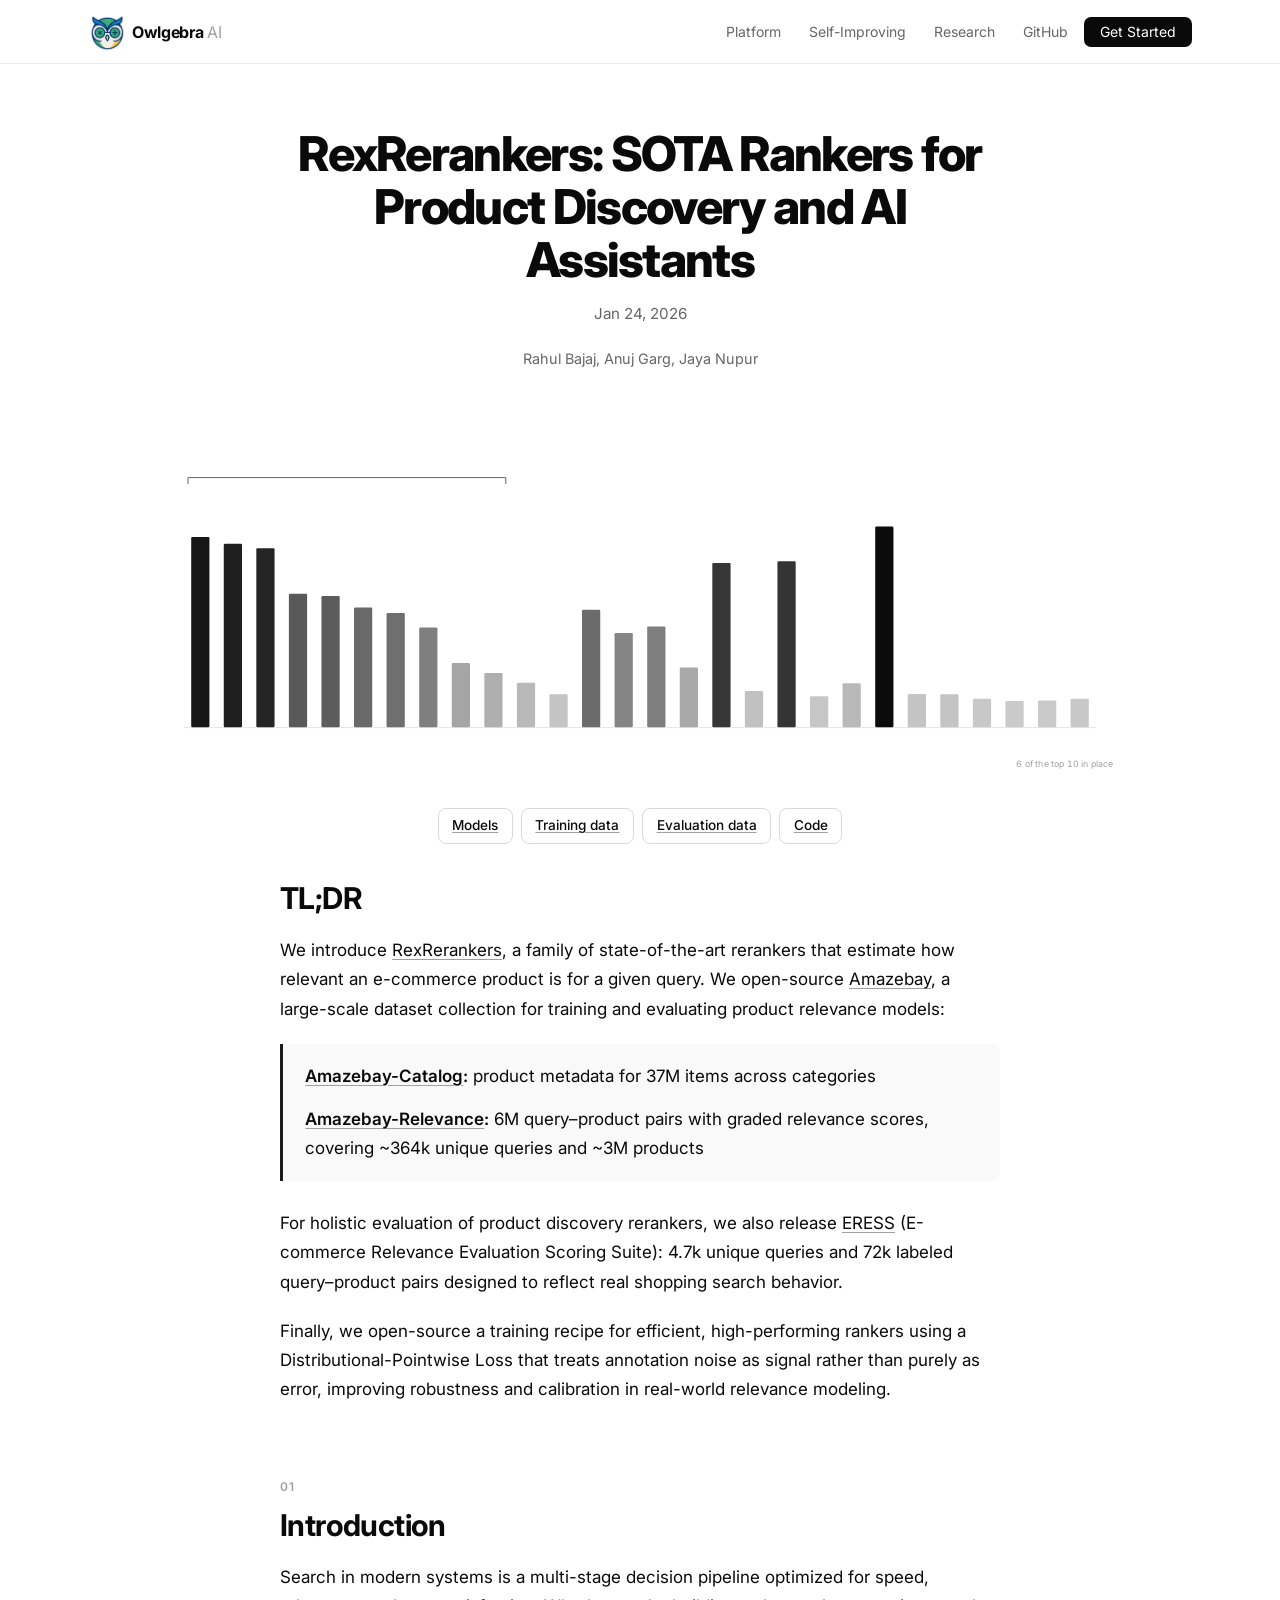
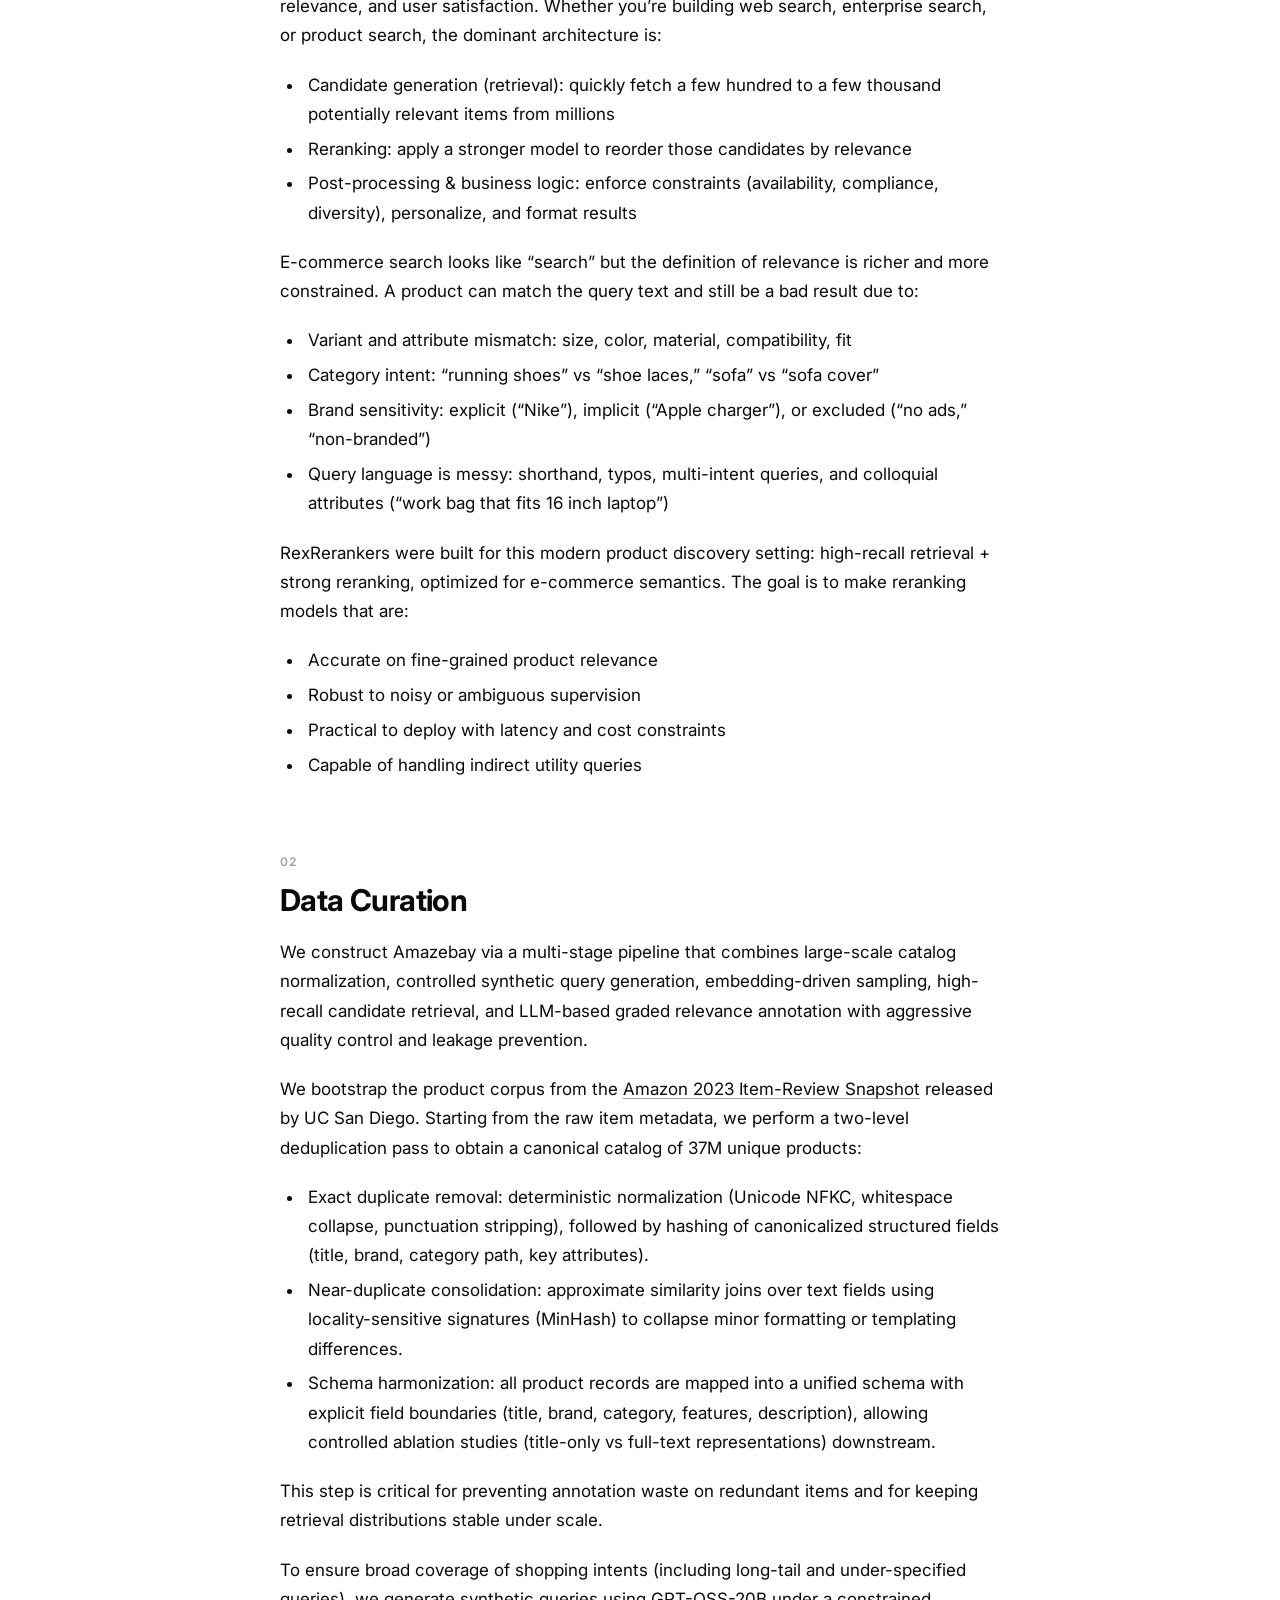
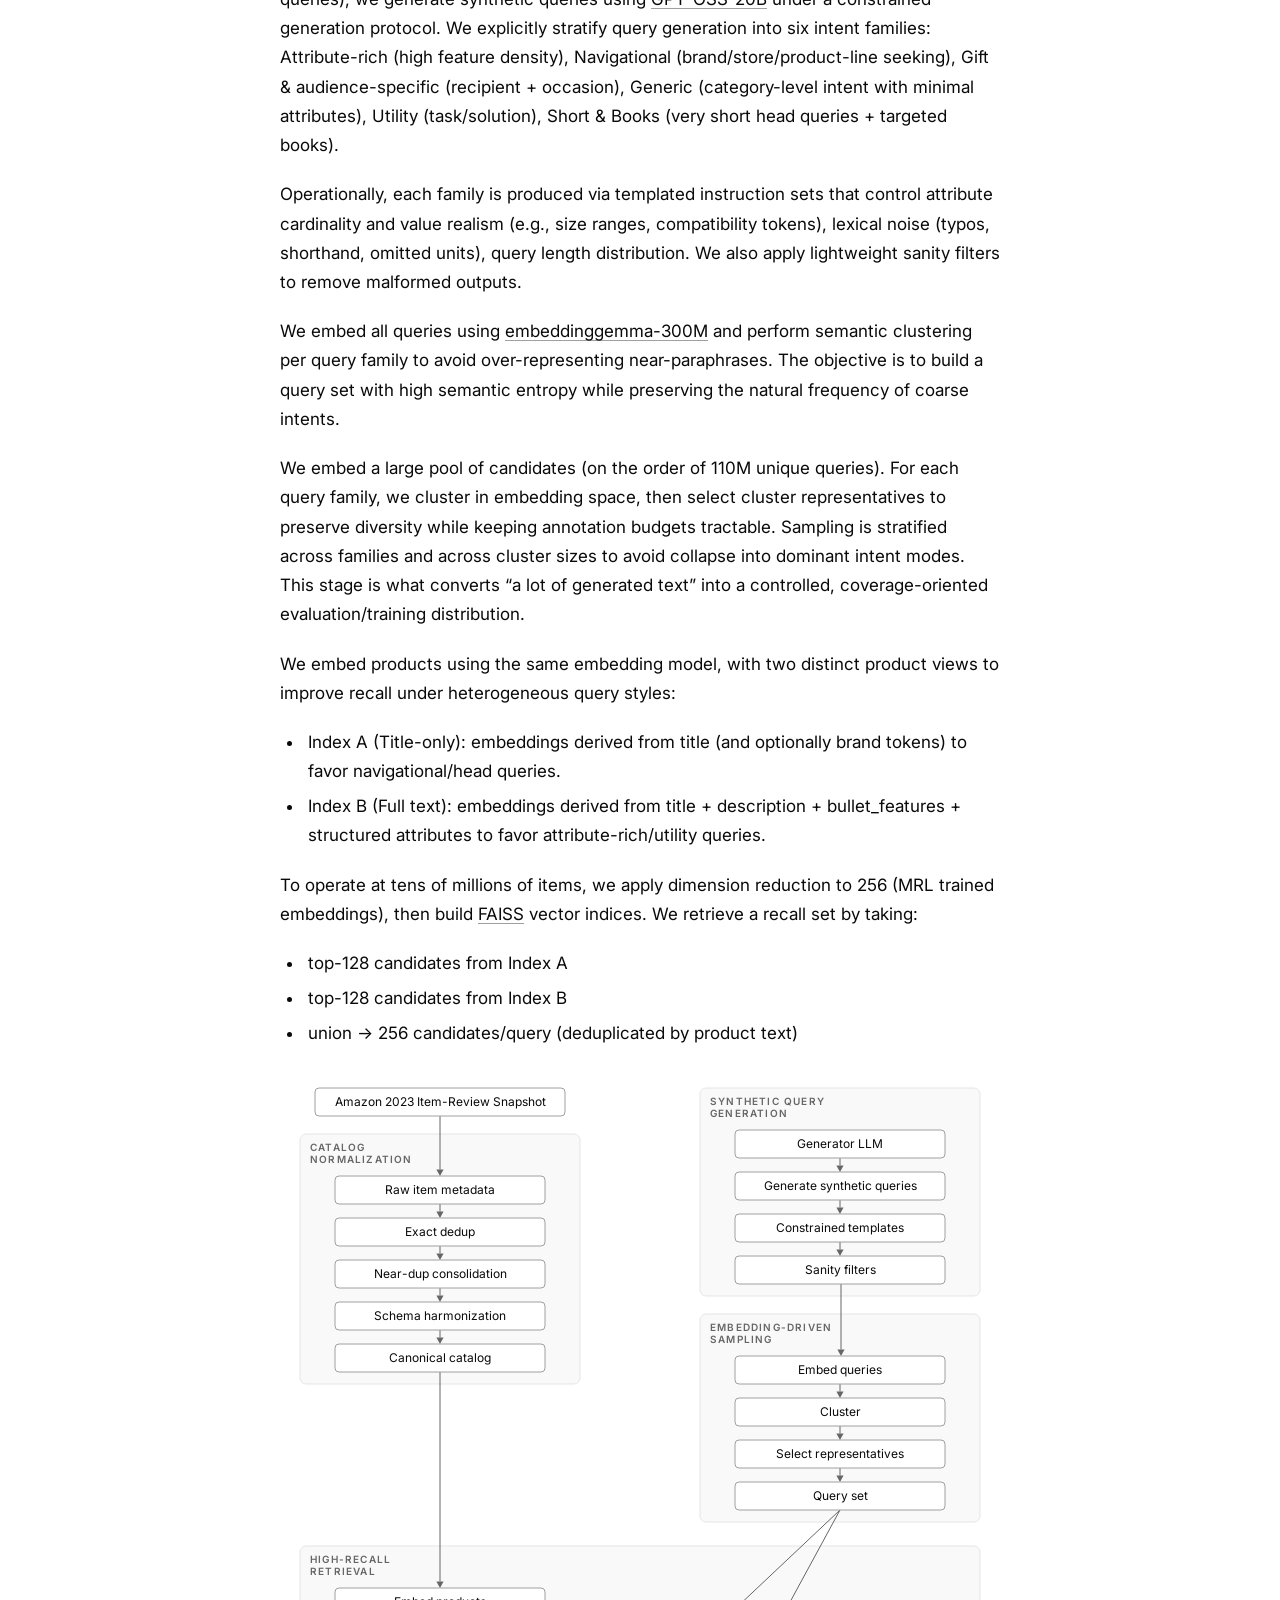
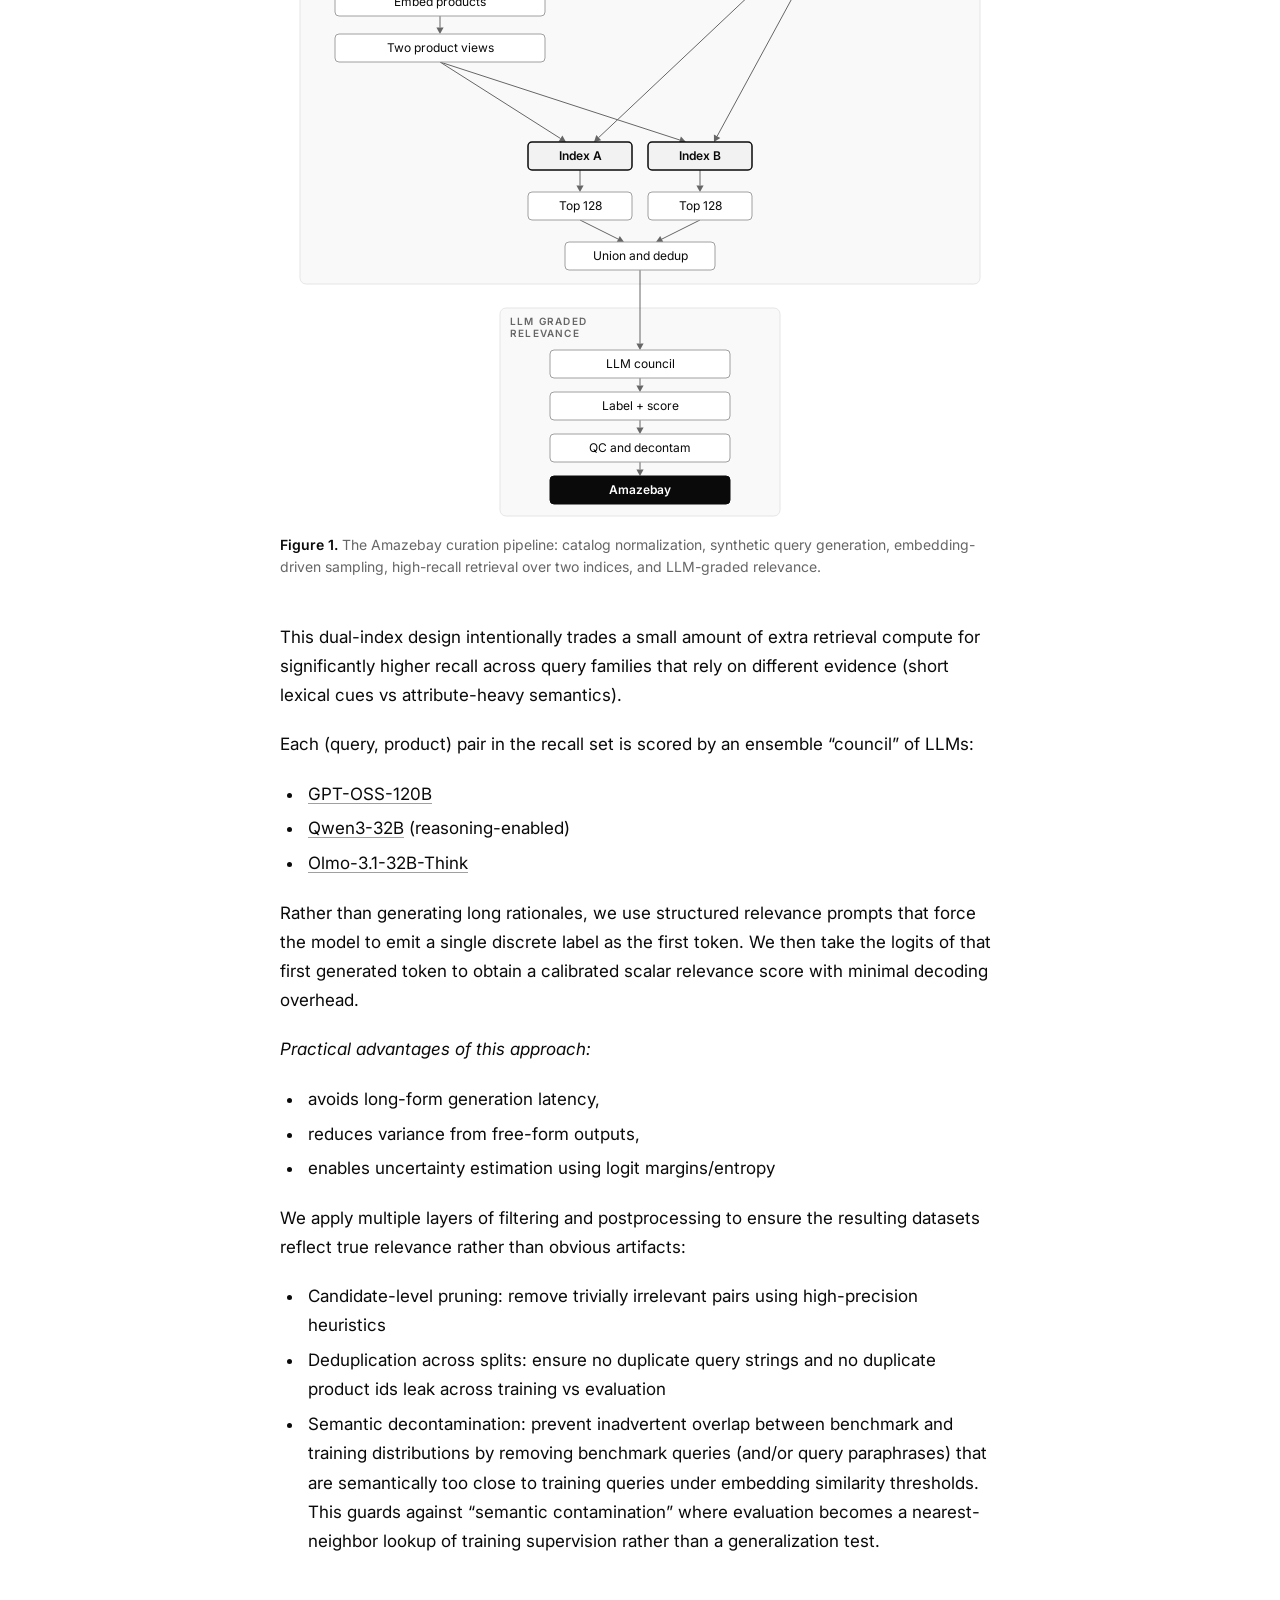
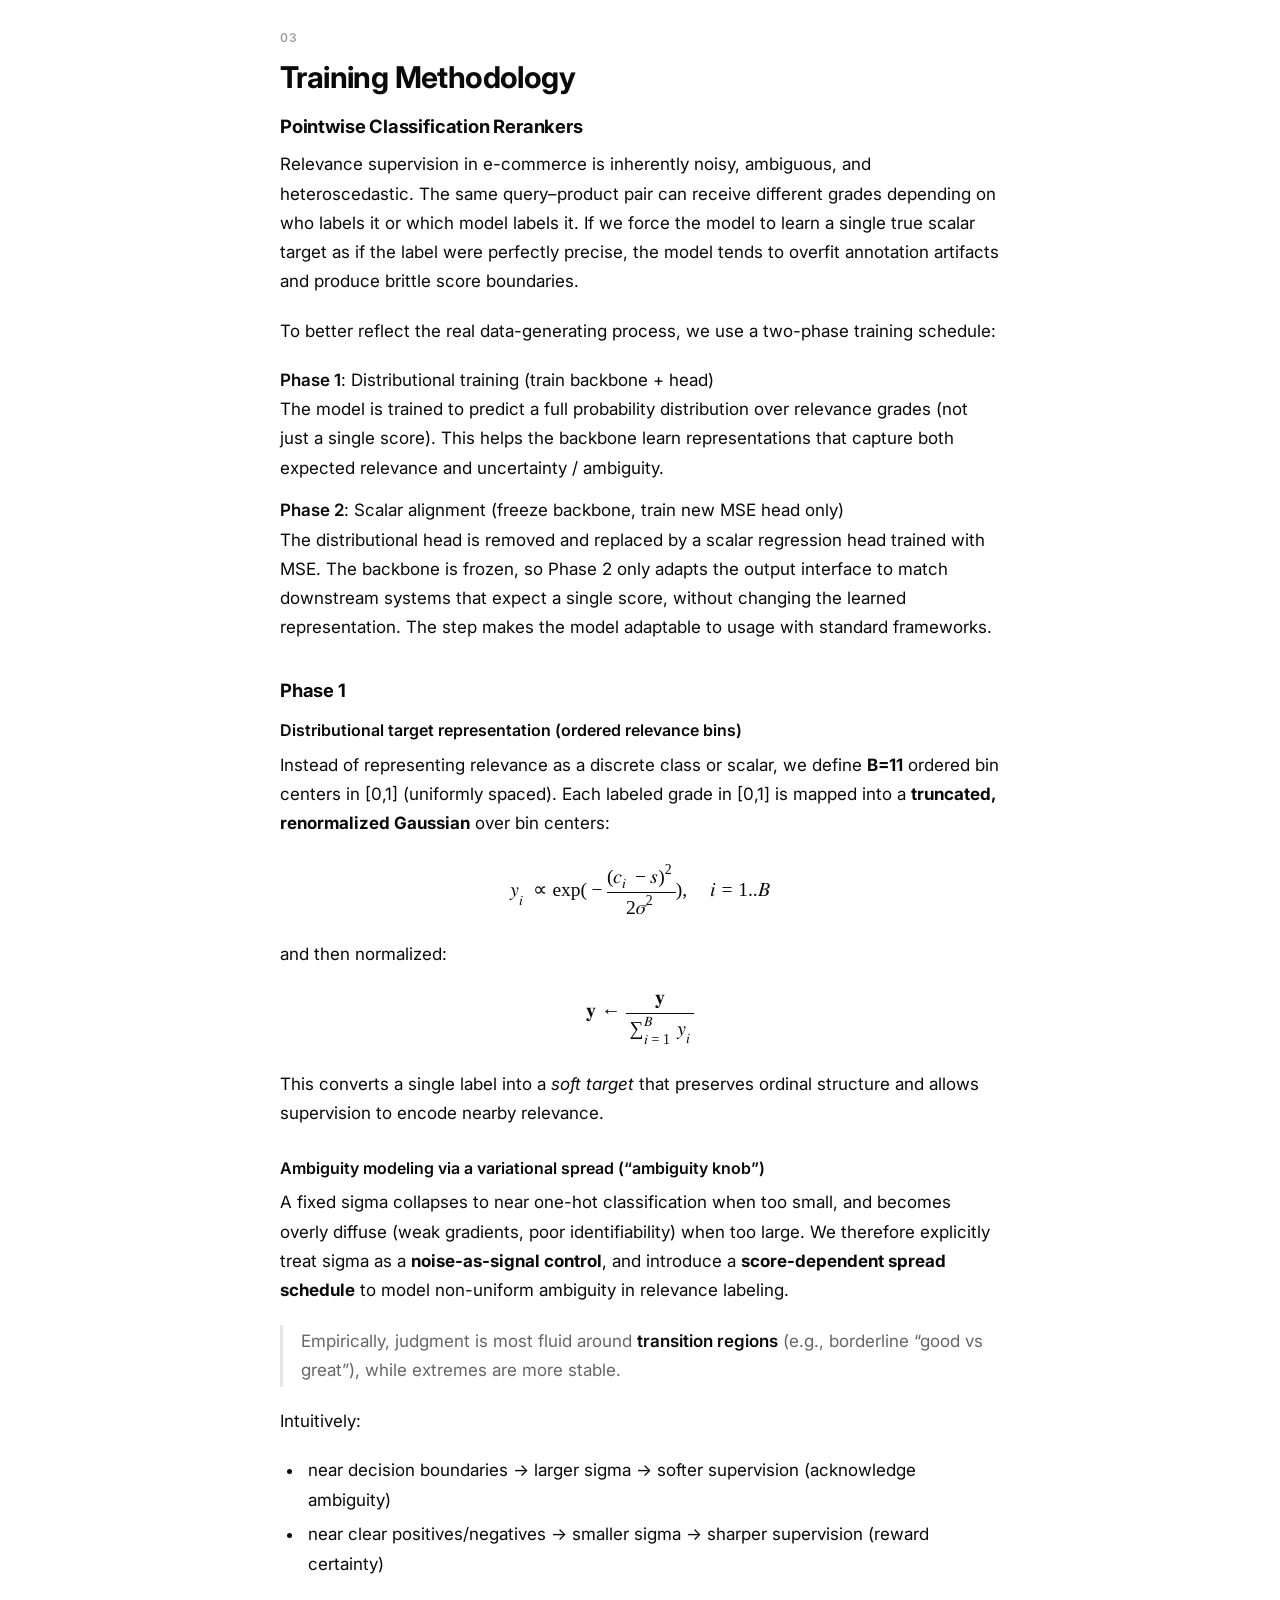
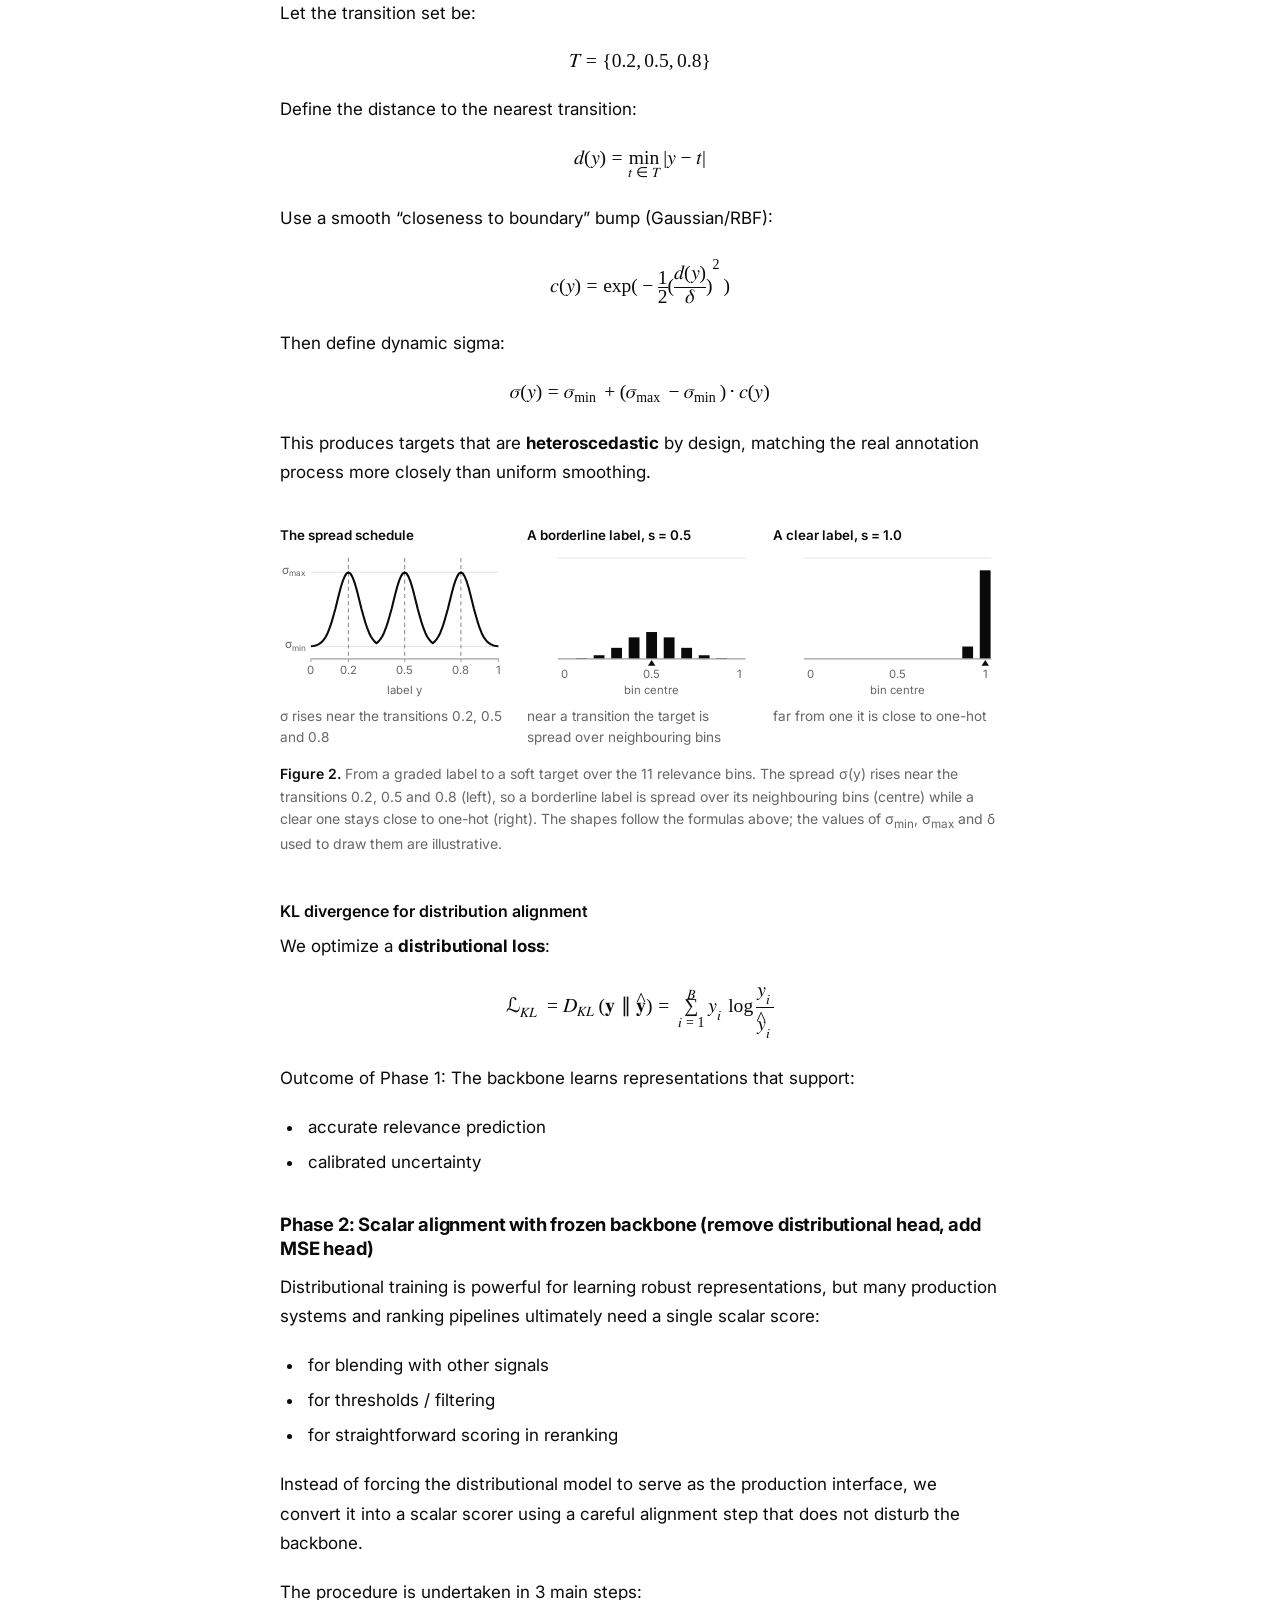
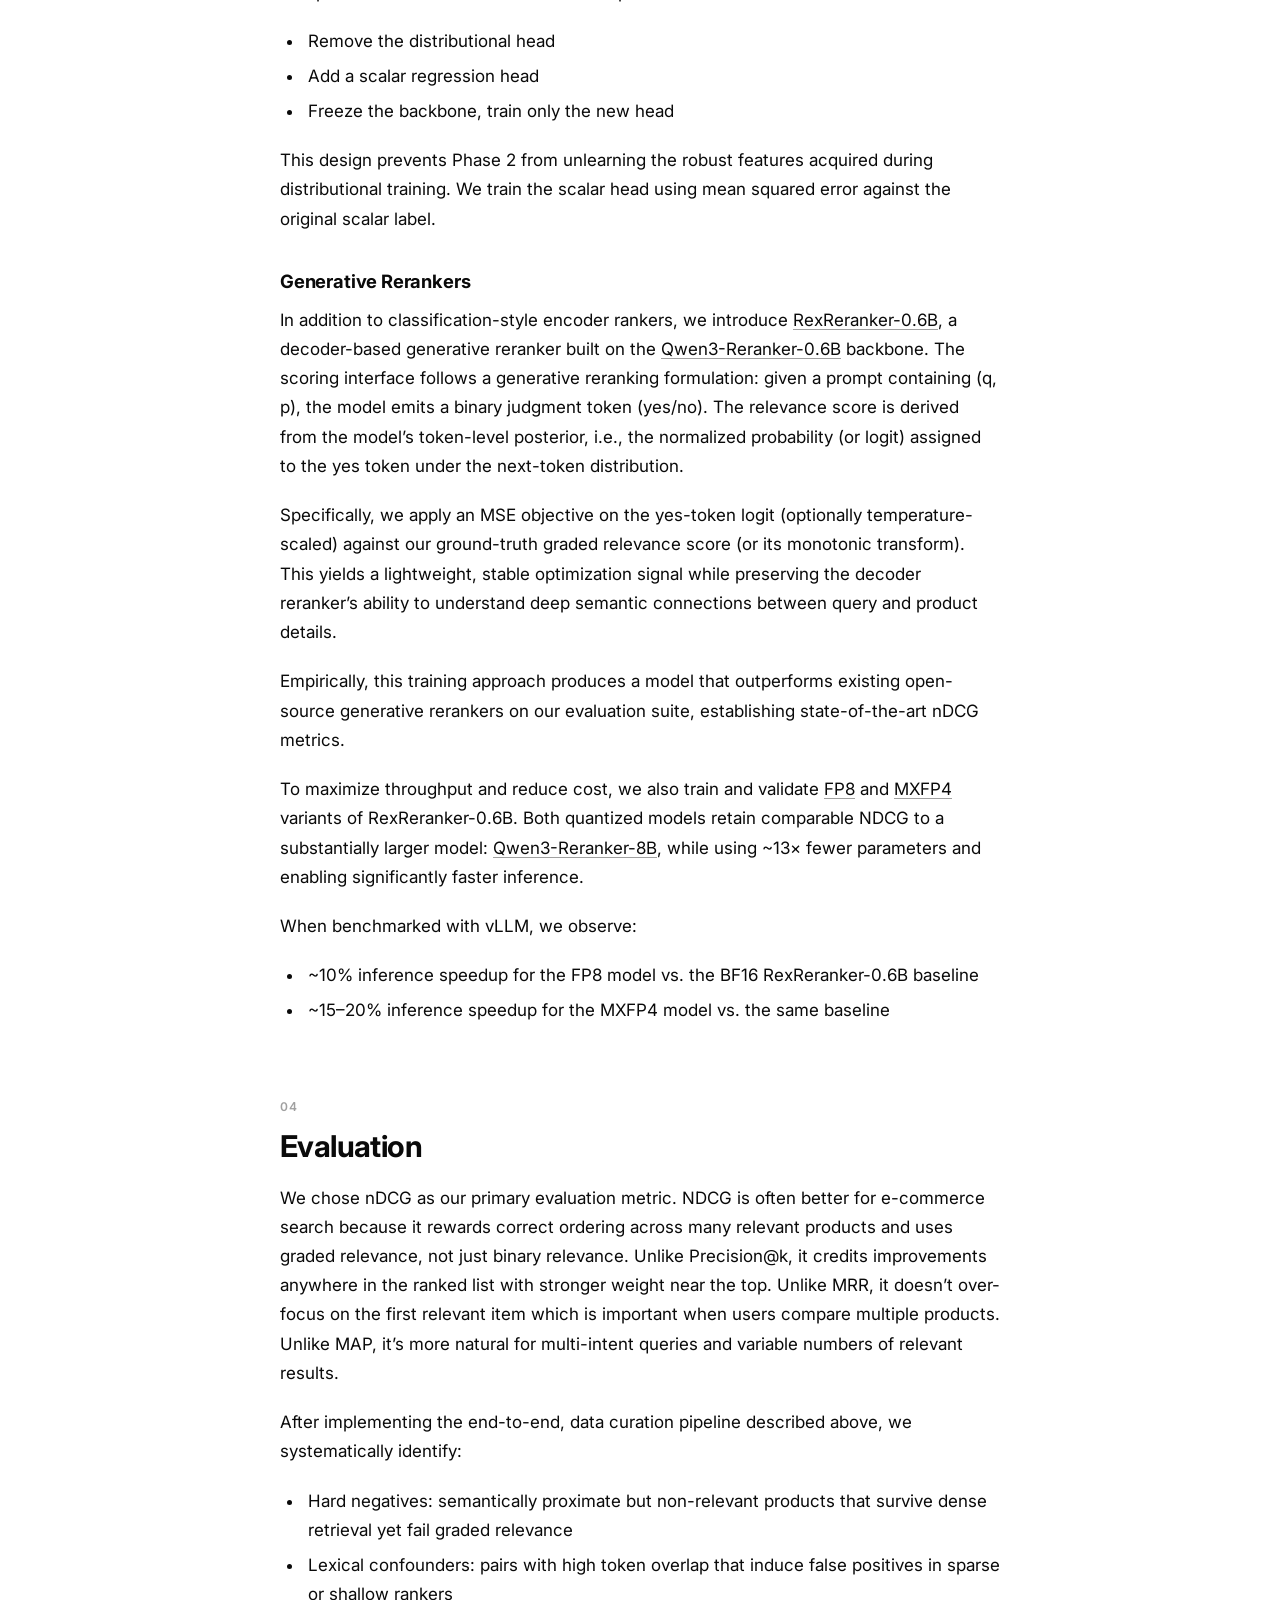
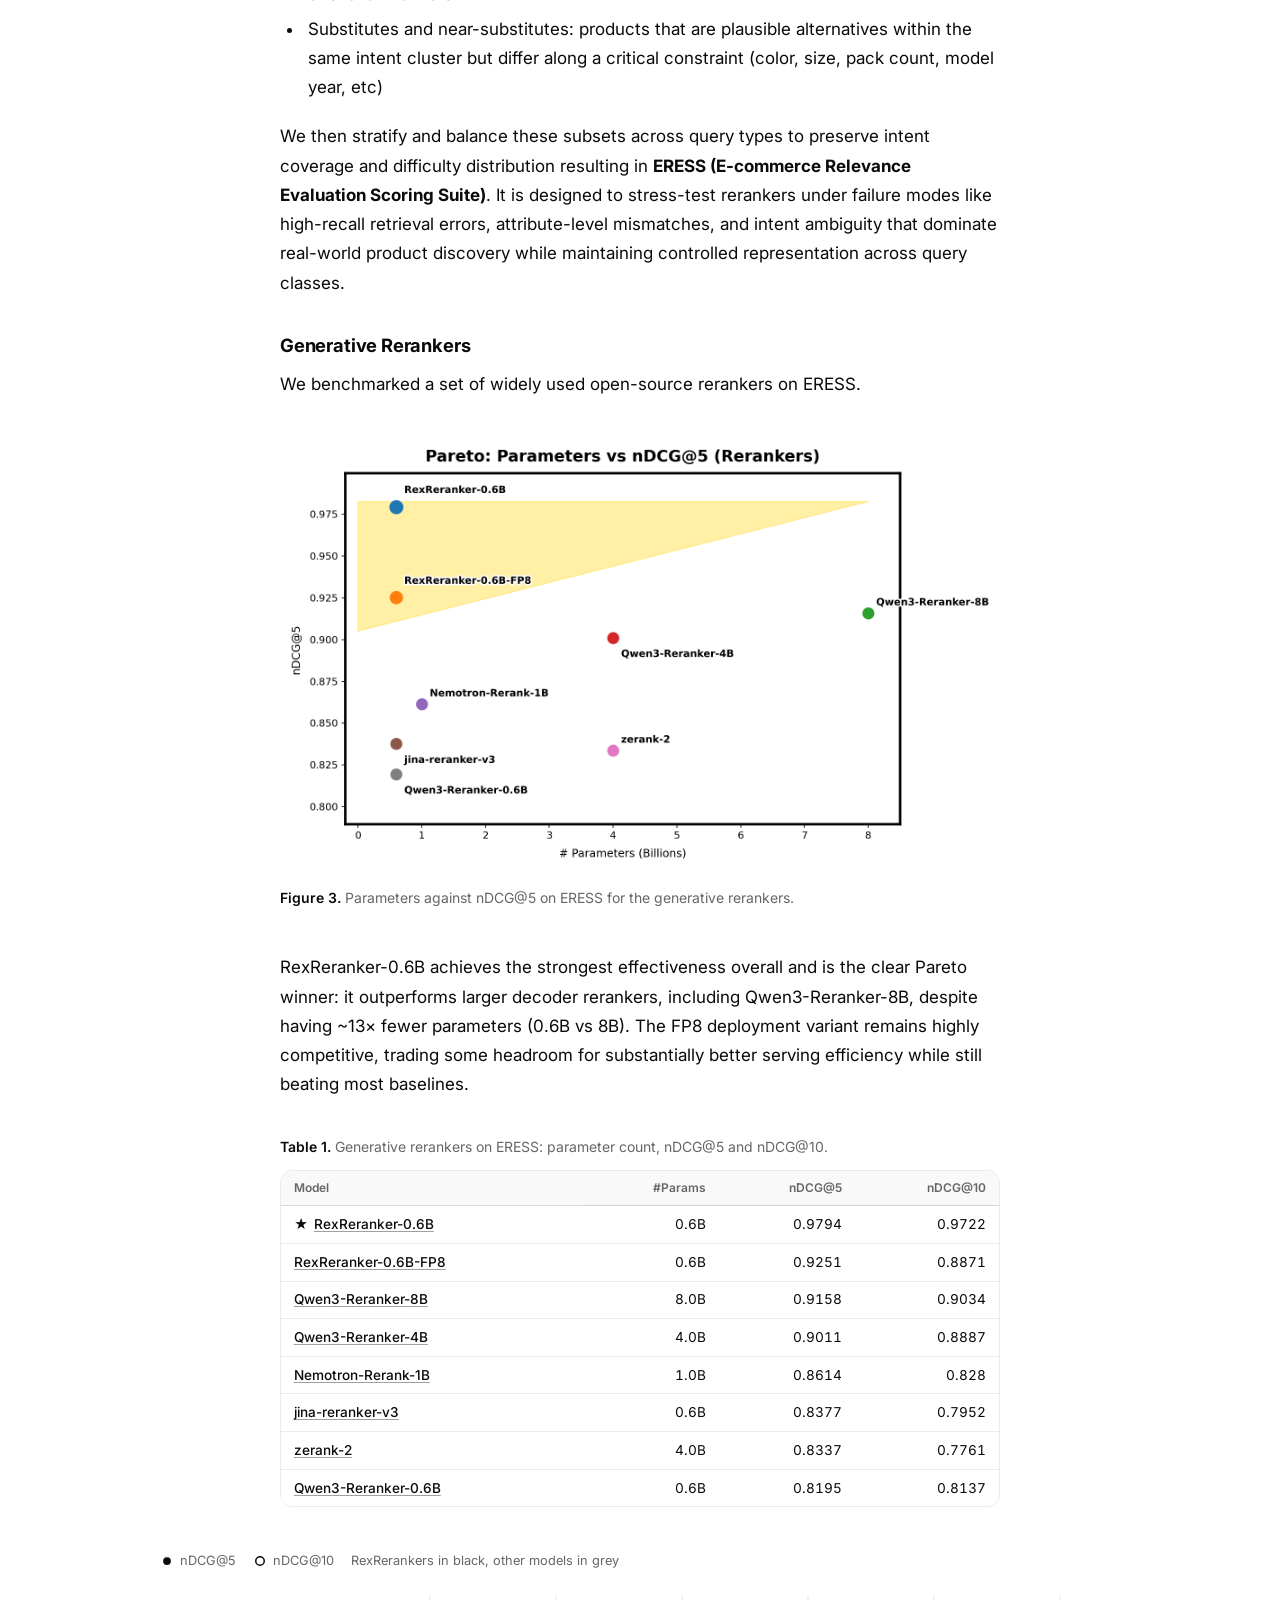
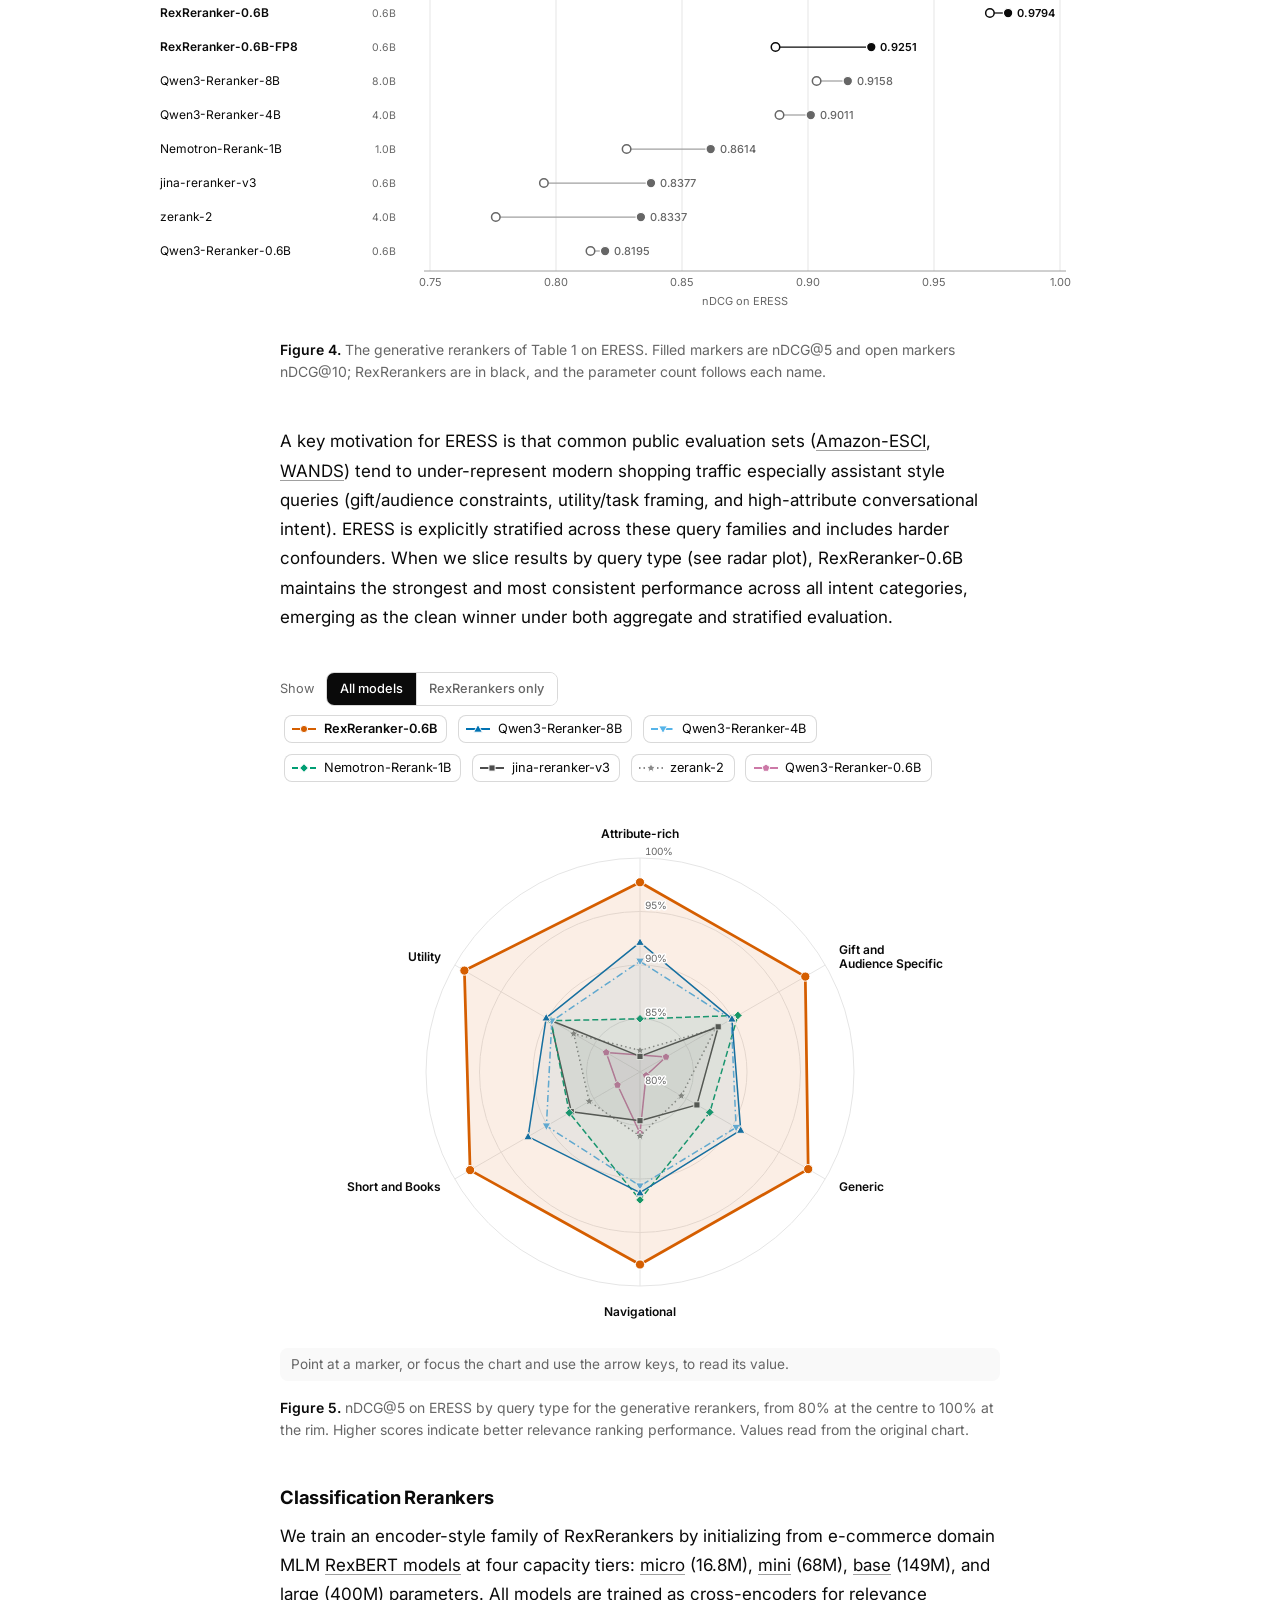
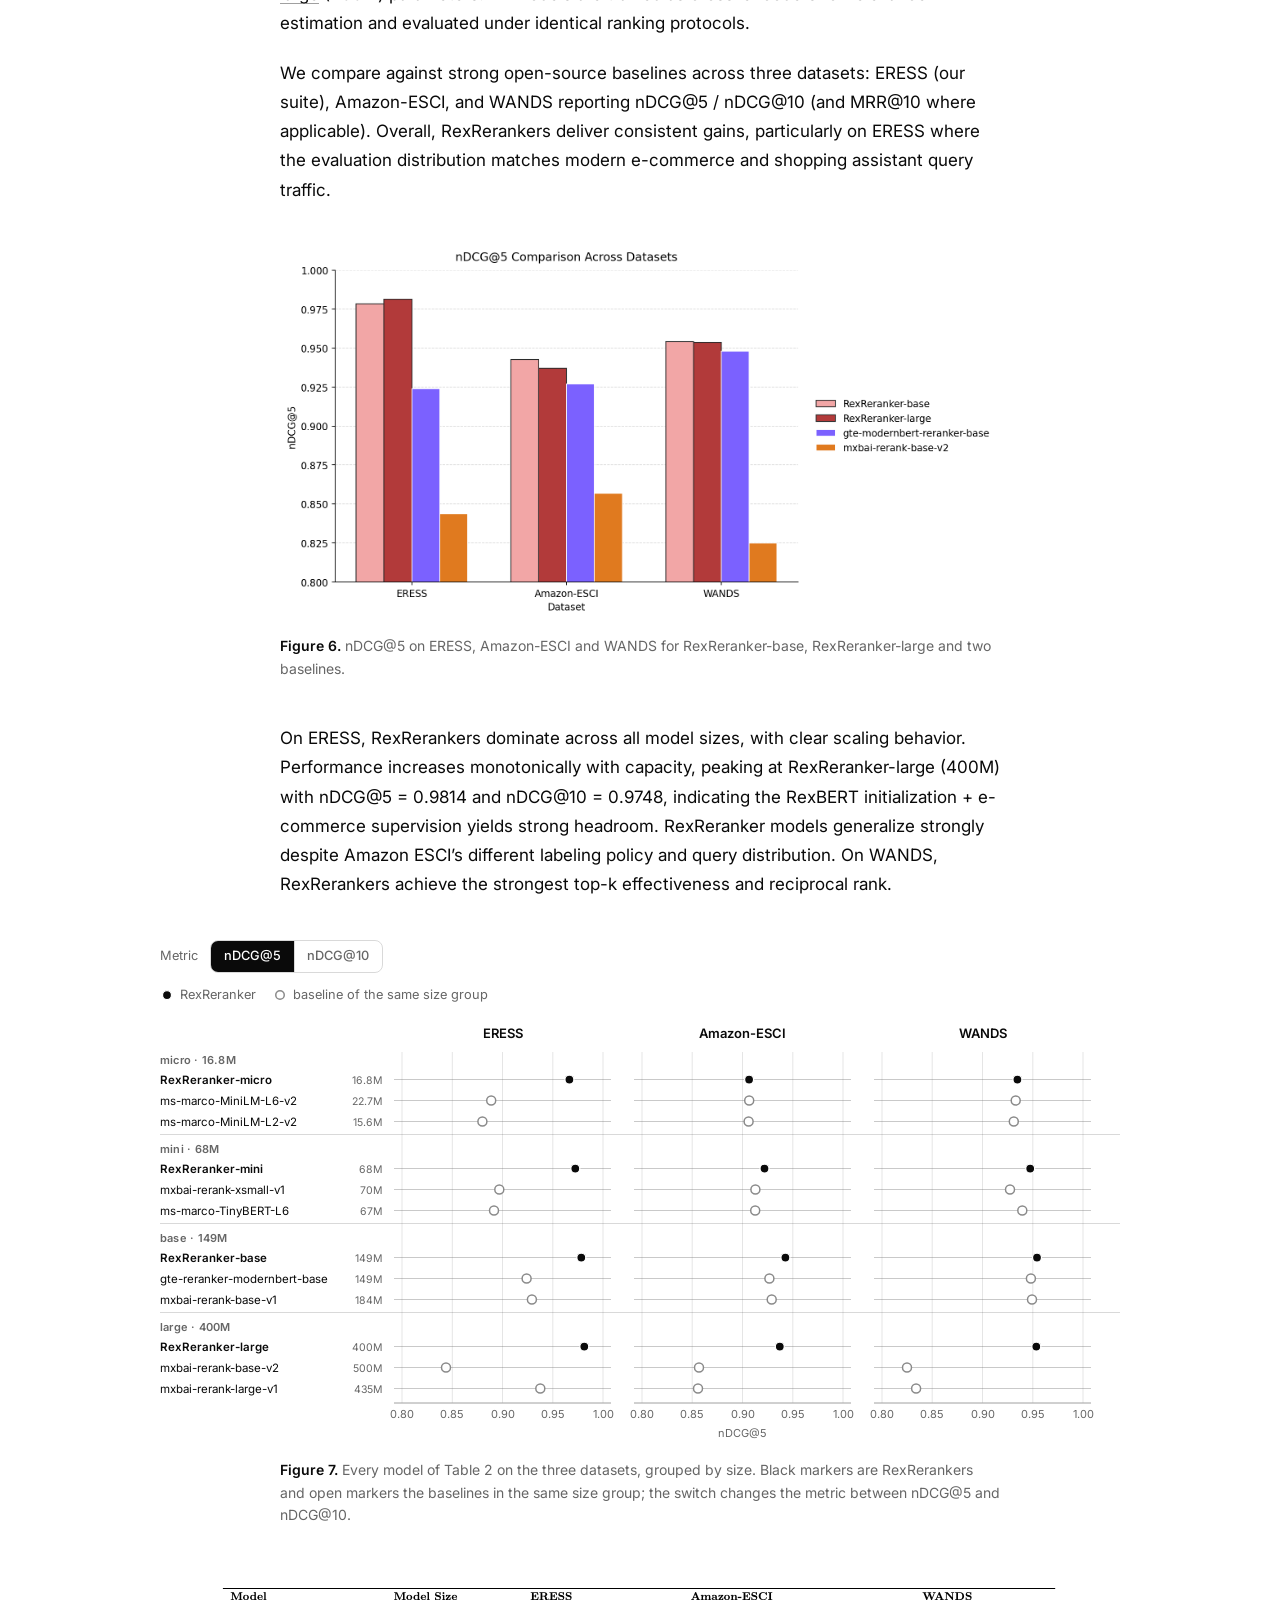
<file: blog/rexrerankers/index.html>
<!DOCTYPE html>
<html lang="en">
<head>
  <meta charset="UTF-8" />
  <meta name="viewport" content="width=device-width, initial-scale=1.0" />
  <title>RexRerankers: SOTA Rankers for Product Discovery and AI Assistants · Owlgebra AI</title>
  <meta name="description" content="RexRerankers are a family of state-of-the-art rerankers that estimate how relevant an e-commerce product is for a given query, released with the Amazebay datasets and the ERESS evaluation suite." />
  <link rel="canonical" href="https://owlgebra.ai/blog/rexrerankers/" />
  <meta property="og:type" content="article" />
  <meta property="og:site_name" content="Owlgebra AI" />
  <meta property="og:title" content="RexRerankers: SOTA Rankers for Product Discovery and AI Assistants" />
  <meta property="og:description" content="RexRerankers are a family of state-of-the-art rerankers that estimate how relevant an e-commerce product is for a given query, released with the Amazebay datasets and the ERESS evaluation suite." />
  <meta property="og:url" content="https://owlgebra.ai/blog/rexrerankers/" />
  <meta property="og:image" content="https://owlgebra.ai/assets/logo.png" />
  <meta property="article:published_time" content="2026-01-24" />
  <meta name="twitter:card" content="summary" />
  <meta name="author" content="Rahul Bajaj, Anuj Garg, Jaya Nupur" />
  <link rel="preconnect" href="https://fonts.googleapis.com" />
  <link rel="preconnect" href="https://fonts.gstatic.com" crossorigin />
  <link href="https://fonts.googleapis.com/css2?family=Inter:wght@300;400;500;600;700&amp;display=swap" rel="stylesheet" />
  <link rel="stylesheet" href="../../css/style.css" />
  <link rel="stylesheet" href="../../css/post.css" />
  <link rel="stylesheet" href="post.css" />
</head>
<body class="post-page">

  <nav class="nav" id="nav">
    <div class="nav__inner">
      <a href="../../" class="nav__logo" aria-label="Owlgebra AI home">
        <img src="../../assets/logo.png" alt="Owlgebra AI" class="nav__logo-img" />
        <span class="nav__logo-text">Owlgebra <span class="nav__logo-accent">AI</span></span>
      </a>
      <button class="nav__toggle" id="navToggle" aria-label="Toggle navigation" aria-expanded="false">
        <span></span><span></span><span></span>
      </button>
      <ul class="nav__links" id="navLinks">
        <li><a href="../../#platform">Platform</a></li>
        <li><a href="../../#self-improving">Self-Improving</a></li>
        <li><a href="../../#research">Research</a></li>
        <li><a href="https://github.com/owlgebra-ai" target="_blank" rel="noopener">GitHub</a></li>
        <li><a href="../../#contact" class="nav__cta">Get Started</a></li>
      </ul>
    </div>
  </nav>

  <main class="post" id="top">
    <header class="post__header post__header--lead">
      <h1 class="post__title">RexRerankers: SOTA Rankers for Product Discovery and AI Assistants</h1>
      <p class="post__date">Jan 24, 2026</p>
      <p class="post__byline">Rahul Bajaj, Anuj Garg, Jaya Nupur</p>
    </header>

    <div class="post-cover wide"><svg class="cover-svg cover-svg--wide ln-cover" viewBox="0 0 1200 460" role="img" aria-label="Artwork: twenty-eight bars standing on a baseline, one per candidate product, their height and ink showing how relevant each is. They are partway through being sorted from a first-stage order into the reranked one: the first ten places, marked by a bracket, still lack three of the tallest bars." data-layout="{&quot;n&quot;:28,&quot;seed&quot;:7,&quot;S&quot;:6,&quot;M&quot;:8,&quot;P1&quot;:3,&quot;P2&quot;:3,&quot;x0&quot;:30,&quot;x1&quot;:1170,&quot;base&quot;:404,&quot;hmax&quot;:252,&quot;bw&quot;:0.56,&quot;top&quot;:10,&quot;arc&quot;:[14,3,44],&quot;step&quot;:0.05,&quot;rest&quot;:8}"><line class="ln-base" x1="30" x2="1170" y1="404.5" y2="404.5"/><path class="ln-bracket" d="M35,100V92H432.2V100"/><g class="ln-bars"><rect class="ln-b" data-i="0" x="283.2" y="261.2" width="22.8" height="142.8" rx="1.5" fill="#6f6f6f"/><rect class="ln-b" data-i="1" x="1097.5" y="370.6" width="22.8" height="33.4" rx="1.5" fill="#cacaca"/><rect class="ln-b" data-i="2" x="853.2" y="349.1" width="22.8" height="54.9" rx="1.5" fill="#b9b9b9"/><rect class="ln-b" data-i="3" x="120.4" y="180.2" width="22.8" height="223.8" rx="1.5" fill="#252525"/><rect class="ln-b" data-i="4" x="242.5" y="254.3" width="22.8" height="149.7" rx="1.5" fill="#696969"/><rect class="ln-b" data-i="5" x="405.4" y="336.1" width="22.8" height="67.9" rx="1.5" fill="#afafaf"/><rect class="ln-b" data-i="6" x="324" y="279.4" width="22.8" height="124.6" rx="1.5" fill="#7f7f7f"/><rect class="ln-b" data-i="7" x="568.2" y="286.3" width="22.8" height="117.7" rx="1.5" fill="#858585"/><rect class="ln-b" data-i="8" x="486.8" y="362.8" width="22.8" height="41.2" rx="1.5" fill="#c4c4c4"/><rect class="ln-b" data-i="9" x="975.4" y="362.8" width="22.8" height="41.2" rx="1.5" fill="#c4c4c4"/><rect class="ln-b" data-i="10" x="731.1" y="358.6" width="22.8" height="45.4" rx="1.5" fill="#c1c1c1"/><rect class="ln-b" data-i="11" x="690.4" y="198.9" width="22.8" height="205.1" rx="1.5" fill="#363636"/><rect class="ln-b" data-i="12" x="649.7" y="329.4" width="22.8" height="74.6" rx="1.5" fill="#a9a9a9"/><rect class="ln-b" data-i="13" x="364.7" y="323.7" width="22.8" height="80.3" rx="1.5" fill="#a5a5a5"/><rect class="ln-b" data-i="14" x="527.5" y="257.2" width="22.8" height="146.8" rx="1.5" fill="#6b6b6b"/><rect class="ln-b" data-i="15" x="161.1" y="237.3" width="22.8" height="166.7" rx="1.5" fill="#595959"/><rect class="ln-b" data-i="16" x="1056.8" y="371.4" width="22.8" height="32.6" rx="1.5" fill="#cacaca"/><rect class="ln-b" data-i="17" x="446.1" y="348.4" width="22.8" height="55.6" rx="1.5" fill="#b9b9b9"/><rect class="ln-b" data-i="18" x="39" y="166.2" width="22.8" height="237.8" rx="1.5" fill="#171717"/><rect class="ln-b" data-i="19" x="1138.2" y="368.3" width="22.8" height="35.7" rx="1.5" fill="#c8c8c8"/><rect class="ln-b" data-i="20" x="934.7" y="362.6" width="22.8" height="41.4" rx="1.5" fill="#c4c4c4"/><rect class="ln-b" data-i="21" x="1016.1" y="368.5" width="22.8" height="35.5" rx="1.5" fill="#c8c8c8"/><rect class="ln-b" data-i="22" x="609" y="278" width="22.8" height="126" rx="1.5" fill="#7e7e7e"/><rect class="ln-b" data-i="23" x="201.8" y="240.1" width="22.8" height="163.9" rx="1.5" fill="#5c5c5c"/><rect class="ln-b" data-i="24" x="79.7" y="174.7" width="22.8" height="229.3" rx="1.5" fill="#1f1f1f"/><rect class="ln-b" data-i="25" x="894" y="153.2" width="22.8" height="250.8" rx="1.5" fill="#0b0b0b"/><rect class="ln-b" data-i="26" x="812.5" y="365.4" width="22.8" height="38.6" rx="1.5" fill="#c6c6c6"/><rect class="ln-b" data-i="27" x="771.8" y="196.5" width="22.8" height="207.5" rx="1.5" fill="#343434"/></g><text class="cv-count" x="1192" y="454" text-anchor="end">6 of the top 10 in place</text></svg><svg class="cover-svg cover-svg--narrow ln-cover" viewBox="0 0 400 340" role="img" aria-label="Artwork: twenty bars standing on a baseline, one per candidate product, their height and ink showing how relevant each is. They are partway through being sorted from a first-stage order into the reranked one: the first ten places, marked by a bracket, still lack some of the tallest bars." data-layout="{&quot;n&quot;:20,&quot;seed&quot;:11,&quot;S&quot;:5,&quot;M&quot;:5,&quot;P1&quot;:3,&quot;P2&quot;:2,&quot;x0&quot;:10,&quot;x1&quot;:390,&quot;base&quot;:298,&quot;hmax&quot;:188,&quot;bw&quot;:0.58,&quot;top&quot;:10,&quot;arc&quot;:[9,2,30],&quot;step&quot;:0.05,&quot;rest&quot;:6}"><line class="ln-base" x1="10" x2="390" y1="298.5" y2="298.5"/><path class="ln-bracket" d="M10,78V70H200V78"/><g class="ln-bars"><rect class="ln-b" data-i="0" x="280" y="250.7" width="11" height="47.3" rx="1.5" fill="#b3b3b3"/><rect class="ln-b" data-i="1" x="185" y="251.2" width="11" height="46.8" rx="1.5" fill="#b3b3b3"/><rect class="ln-b" data-i="2" x="147" y="262.9" width="11" height="35.1" rx="1.5" fill="#bfbfbf"/><rect class="ln-b" data-i="3" x="71" y="187.2" width="11" height="110.8" rx="1.5" fill="#6a6a6a"/><rect class="ln-b" data-i="4" x="52" y="183" width="11" height="115" rx="1.5" fill="#646464"/><rect class="ln-b" data-i="5" x="318" y="244" width="11" height="54" rx="1.5" fill="#ababab"/><rect class="ln-b" data-i="6" x="375" y="272.8" width="11" height="25.2" rx="1.5" fill="#c9c9c9"/><rect class="ln-b" data-i="7" x="299" y="123.8" width="11" height="174.2" rx="1.5" fill="#1b1b1b"/><rect class="ln-b" data-i="8" x="204" y="127.3" width="11" height="170.7" rx="1.5" fill="#202020"/><rect class="ln-b" data-i="9" x="242" y="126.6" width="11" height="171.4" rx="1.5" fill="#1f1f1f"/><rect class="ln-b" data-i="10" x="223" y="261.8" width="11" height="36.2" rx="1.5" fill="#bebebe"/><rect class="ln-b" data-i="11" x="337" y="259.3" width="11" height="38.7" rx="1.5" fill="#bcbcbc"/><rect class="ln-b" data-i="12" x="90" y="187.8" width="11" height="110.2" rx="1.5" fill="#6a6a6a"/><rect class="ln-b" data-i="13" x="261" y="272.1" width="11" height="25.9" rx="1.5" fill="#c9c9c9"/><rect class="ln-b" data-i="14" x="128" y="214.8" width="11" height="83.2" rx="1.5" fill="#8a8a8a"/><rect class="ln-b" data-i="15" x="356" y="268" width="11" height="30" rx="1.5" fill="#c5c5c5"/><rect class="ln-b" data-i="16" x="166" y="263.7" width="11" height="34.3" rx="1.5" fill="#c0c0c0"/><rect class="ln-b" data-i="17" x="14" y="115.3" width="11" height="182.7" rx="1.5" fill="#111111"/><rect class="ln-b" data-i="18" x="109" y="192.5" width="11" height="105.5" rx="1.5" fill="#707070"/><rect class="ln-b" data-i="19" x="33" y="124.5" width="11" height="173.5" rx="1.5" fill="#1c1c1c"/></g><text class="cv-count" x="392" y="334" text-anchor="end">7 of the top 10 in place</text></svg></div>

    <nav class="post__links post__links--lead" aria-label="Post resources">
      <a href="https://huggingface.co/collections/thebajajra/rexreranker">Models</a>
      <a href="https://huggingface.co/datasets/thebajajra/Amazebay-Relevance">Training data</a>
      <a href="https://huggingface.co/datasets/thebajajra/eress">Evaluation data</a>
      <a href="https://github.com/bajajra/RexRerankers">Code</a>
    </nav>

    <h2 id="tldr">TL;DR</h2>

    <p>We introduce <a href="https://huggingface.co/collections/thebajajra/rexreranker">RexRerankers</a>, a family
    of state-of-the-art rerankers that estimate how relevant an e-commerce product is for a given query. We
    open-source <a href="https://huggingface.co/collections/thebajajra/amazebay">Amazebay</a>, a large-scale
    dataset collection for training and evaluating product relevance models:</p>

    <ul class="highlights">
      <li><b><a href="https://huggingface.co/datasets/thebajajra/Amazebay-catalog">Amazebay-Catalog</a>:</b>
      product metadata for 37M items across categories</li>
      <li><b><a href="https://huggingface.co/datasets/thebajajra/Amazebay-Relevance">Amazebay-Relevance</a>:</b>
      6M query–product pairs with graded relevance scores, covering ~364k unique queries and ~3M products</li>
    </ul>

    <p>For holistic evaluation of product discovery rerankers, we also release
    <a href="https://huggingface.co/datasets/thebajajra/eress">ERESS</a> (E-commerce Relevance Evaluation
    Scoring Suite): 4.7k unique queries and 72k labeled query–product pairs designed to reflect real shopping
    search behavior.</p>

    <p>Finally, we open-source a training recipe for efficient, high-performing rankers using a
    Distributional-Pointwise Loss that treats annotation noise as signal rather than purely as error, improving
    robustness and calibration in real-world relevance modeling.</p>

    <div class="section-label" aria-hidden="true">01</div>
    <h2 id="introduction">Introduction</h2>

    <p>Search in modern systems is a multi-stage decision pipeline optimized for speed, relevance, and user
    satisfaction. Whether you’re building web search, enterprise search, or product search, the dominant
    architecture is:</p>

    <ul class="list">
      <li>Candidate generation (retrieval): quickly fetch a few hundred to a few thousand potentially relevant
      items from millions</li>
      <li>Reranking: apply a stronger model to reorder those candidates by relevance</li>
      <li>Post-processing &amp; business logic: enforce constraints (availability, compliance, diversity),
      personalize, and format results</li>
    </ul>

    <p>E-commerce search looks like “search” but the definition of relevance is richer and more constrained. A
    product can match the query text and still be a bad result due to:</p>

    <ul class="list">
      <li>Variant and attribute mismatch: size, color, material, compatibility, fit</li>
      <li>Category intent: “running shoes” vs “shoe laces,” “sofa” vs “sofa cover”</li>
      <li>Brand sensitivity: explicit (“Nike”), implicit (“Apple charger”), or excluded (“no ads,”
      “non-branded”)</li>
      <li>Query language is messy: shorthand, typos, multi-intent queries, and colloquial attributes (“work bag
      that fits 16 inch laptop”)</li>
    </ul>

    <p>RexRerankers were built for this modern product discovery setting: high-recall retrieval + strong
    reranking, optimized for e-commerce semantics. The goal is to make reranking models that are:</p>

    <ul class="list">
      <li>Accurate on fine-grained product relevance</li>
      <li>Robust to noisy or ambiguous supervision</li>
      <li>Practical to deploy with latency and cost constraints</li>
      <li>Capable of handling indirect utility queries</li>
    </ul>

    <div class="section-label" aria-hidden="true">02</div>
    <h2 id="data-curation">Data Curation</h2>

    <p>We construct Amazebay via a multi-stage pipeline that combines large-scale catalog normalization,
    controlled synthetic query generation, embedding-driven sampling, high-recall candidate retrieval, and
    LLM-based graded relevance annotation with aggressive quality control and leakage prevention.</p>

    <p>We bootstrap the product corpus from the
    <a href="https://amazon-reviews-2023.github.io">Amazon 2023 Item-Review Snapshot</a> released by UC San
    Diego. Starting from the raw item metadata, we perform a two-level deduplication pass to obtain a canonical
    catalog of 37M unique products:</p>

    <ul class="list">
      <li>Exact duplicate removal: deterministic normalization (Unicode NFKC, whitespace collapse, punctuation
      stripping), followed by hashing of canonicalized structured fields (title, brand, category path, key
      attributes).</li>
      <li>Near-duplicate consolidation: approximate similarity joins over text fields using locality-sensitive
      signatures (MinHash) to collapse minor formatting or templating differences.</li>
      <li>Schema harmonization: all product records are mapped into a unified schema with explicit field
      boundaries (title, brand, category, features, description), allowing controlled ablation studies
      (title-only vs full-text representations) downstream.</li>
    </ul>

    <p>This step is critical for preventing annotation waste on redundant items and for keeping retrieval
    distributions stable under scale.</p>

    <p>To ensure broad coverage of shopping intents (including long-tail and under-specified queries), we
    generate synthetic queries using <a href="https://huggingface.co/openai/gpt-oss-20b">GPT-OSS-20B</a> under
    a constrained generation protocol. We explicitly stratify query generation into six intent families:
    Attribute-rich (high feature density), Navigational (brand/store/product-line seeking), Gift &amp;
    audience-specific (recipient + occasion), Generic (category-level intent with minimal attributes), Utility
    (task/solution), Short &amp; Books (very short head queries + targeted books).</p>

    <p>Operationally, each family is produced via templated instruction sets that control attribute cardinality
    and value realism (e.g., size ranges, compatibility tokens), lexical noise (typos, shorthand, omitted
    units), query length distribution. We also apply lightweight sanity filters to remove malformed
    outputs.</p>

    <p>We embed all queries using
    <a href="https://huggingface.co/google/embeddinggemma-300m">embeddinggemma-300M</a> and perform semantic
    clustering per query family to avoid over-representing near-paraphrases. The objective is to build a query
    set with high semantic entropy while preserving the natural frequency of coarse intents.</p>

    <p>We embed a large pool of candidates (on the order of 110M unique queries). For each query family, we
    cluster in embedding space, then select cluster representatives to preserve diversity while keeping
    annotation budgets tractable. Sampling is stratified across families and across cluster sizes to avoid
    collapse into dominant intent modes. This stage is what converts “a lot of generated text” into a
    controlled, coverage-oriented evaluation/training distribution.</p>

    <p>We embed products using the same embedding model, with two distinct product views to improve recall
    under heterogeneous query styles:</p>

    <ul class="list">
      <li>Index A (Title-only): embeddings derived from title (and optionally brand tokens) to favor
      navigational/head queries.</li>
      <li>Index B (Full text): embeddings derived from title + description + bullet_features + structured
      attributes to favor attribute-rich/utility queries.</li>
    </ul>

    <p>To operate at tens of millions of items, we apply dimension reduction to 256 (MRL trained embeddings),
    then build <a href="https://github.com/facebookresearch/faiss">FAISS</a> vector indices. We retrieve a
    recall set by taking:</p>

    <ul class="list">
      <li>top-128 candidates from Index A</li>
      <li>top-128 candidates from Index B</li>
      <li>union → 256 candidates/query (deduplicated by product text)</li>
    </ul>

    <figure class="fig rr-pipeline" id="figure-1">
      <div class="fig-wide"><svg class="rr-dg rr-dg--w" viewBox="0 0 720 1030" role="img" aria-labelledby="f1w-t f1w-d"><title id="f1w-t">The Amazebay curation pipeline</title><desc id="f1w-d">Flow diagram of the Amazebay pipeline. On the left, the Amazon 2023 Item-Review Snapshot feeds catalog normalization: raw item metadata, exact dedup, near-dup consolidation, schema harmonization, canonical catalog. On the right, synthetic query generation (generator LLM, generate synthetic queries, constrained templates, sanity filters) feeds embedding-driven sampling: embed queries, cluster, select representatives, query set. The canonical catalog and the query set meet in high-recall retrieval: the products are embedded in two product views, Index A and Index B; the query set is searched against both indexes, the top 128 from each are kept, and the two lists are united and deduplicated. The result goes to LLM graded relevance: LLM council, label and score, QC and decontamination, and finally Amazebay.</desc><rect class="rr-dg-group" x="20" y="46" width="280" height="250" rx="6"/><text class="rr-dg-glabel" x="30" y="63">CATALOG</text><text class="rr-dg-glabel" x="30" y="75">NORMALIZATION</text><rect class="rr-dg-group" x="420" y="0" width="280" height="208" rx="6"/><text class="rr-dg-glabel" x="430" y="17">SYNTHETIC QUERY</text><text class="rr-dg-glabel" x="430" y="29">GENERATION</text><rect class="rr-dg-group" x="420" y="226" width="280" height="208" rx="6"/><text class="rr-dg-glabel" x="430" y="243">EMBEDDING-DRIVEN</text><text class="rr-dg-glabel" x="430" y="255">SAMPLING</text><rect class="rr-dg-group" x="20" y="458" width="680" height="338" rx="6"/><text class="rr-dg-glabel" x="30" y="475">HIGH-RECALL</text><text class="rr-dg-glabel" x="30" y="487">RETRIEVAL</text><rect class="rr-dg-group" x="220" y="820" width="280" height="208" rx="6"/><text class="rr-dg-glabel" x="230" y="837">LLM GRADED</text><text class="rr-dg-glabel" x="230" y="849">RELEVANCE</text><path class="rr-dg-edge" d="M160,28L160,81.5"/><path class="rr-dg-head" d="M160,88L156.4,81.5L163.6,81.5Z"/><path class="rr-dg-edge" d="M160,116L160,123.5"/><path class="rr-dg-head" d="M160,130L156.4,123.5L163.6,123.5Z"/><path class="rr-dg-edge" d="M160,158L160,165.5"/><path class="rr-dg-head" d="M160,172L156.4,165.5L163.6,165.5Z"/><path class="rr-dg-edge" d="M160,200L160,207.5"/><path class="rr-dg-head" d="M160,214L156.4,207.5L163.6,207.5Z"/><path class="rr-dg-edge" d="M160,242L160,249.5"/><path class="rr-dg-head" d="M160,256L156.4,249.5L163.6,249.5Z"/><path class="rr-dg-edge" d="M560,70L560,77.5"/><path class="rr-dg-head" d="M560,84L556.4,77.5L563.6,77.5Z"/><path class="rr-dg-edge" d="M560,112L560,119.5"/><path class="rr-dg-head" d="M560,126L556.4,119.5L563.6,119.5Z"/><path class="rr-dg-edge" d="M560,154L560,161.5"/><path class="rr-dg-head" d="M560,168L556.4,161.5L563.6,161.5Z"/><path class="rr-dg-edge" d="M561,196L561,261.5"/><path class="rr-dg-head" d="M561,268L557.4,261.5L564.6,261.5Z"/><path class="rr-dg-edge" d="M560,296L560,303.5"/><path class="rr-dg-head" d="M560,310L556.4,303.5L563.6,303.5Z"/><path class="rr-dg-edge" d="M560,338L560,345.5"/><path class="rr-dg-head" d="M560,352L556.4,345.5L563.6,345.5Z"/><path class="rr-dg-edge" d="M560,380L560,387.5"/><path class="rr-dg-head" d="M560,394L556.4,387.5L563.6,387.5Z"/><path class="rr-dg-edge" d="M160,284L160,493.5"/><path class="rr-dg-head" d="M160,500L156.4,493.5L163.6,493.5Z"/><path class="rr-dg-edge" d="M160,528L160,539.5"/><path class="rr-dg-head" d="M160,546L156.4,539.5L163.6,539.5Z"/><path class="rr-dg-edge" d="M160,574L280.5,650.5"/><path class="rr-dg-head" d="M286,654L278.6,653.6L282.4,647.5Z"/><path class="rr-dg-edge" d="M160,574L399.8,652"/><path class="rr-dg-head" d="M406,654L398.7,655.4L400.9,648.6Z"/><path class="rr-dg-edge" d="M560,422L318.7,649.5"/><path class="rr-dg-head" d="M314,654L316.3,646.9L321.2,652.2Z"/><path class="rr-dg-edge" d="M560,422L437.1,648.3"/><path class="rr-dg-head" d="M434,654L433.9,646.6L440.3,650Z"/><path class="rr-dg-edge" d="M300,682L300,697.5"/><path class="rr-dg-head" d="M300,704L296.4,697.5L303.6,697.5Z"/><path class="rr-dg-edge" d="M420,682L420,697.5"/><path class="rr-dg-head" d="M420,704L416.4,697.5L423.6,697.5Z"/><path class="rr-dg-edge" d="M300,732L338.2,751.1"/><path class="rr-dg-head" d="M344,754L336.6,754.3L339.8,747.9Z"/><path class="rr-dg-edge" d="M420,732L381.8,751.1"/><path class="rr-dg-head" d="M376,754L380.2,747.9L383.4,754.3Z"/><path class="rr-dg-edge" d="M360,782L360,855.5"/><path class="rr-dg-head" d="M360,862L356.4,855.5L363.6,855.5Z"/><path class="rr-dg-edge" d="M360,890L360,897.5"/><path class="rr-dg-head" d="M360,904L356.4,897.5L363.6,897.5Z"/><path class="rr-dg-edge" d="M360,932L360,939.5"/><path class="rr-dg-head" d="M360,946L356.4,939.5L363.6,939.5Z"/><path class="rr-dg-edge" d="M360,974L360,981.5"/><path class="rr-dg-head" d="M360,988L356.4,981.5L363.6,981.5Z"/><g class="rr-dg-node rr-dg-node--src"><rect x="35" y="0" width="250" height="28" rx="4"/><text x="160" y="18.2" text-anchor="middle">Amazon 2023 Item-Review Snapshot</text></g><g class="rr-dg-node"><rect x="55" y="88" width="210" height="28" rx="4"/><text x="160" y="106.2" text-anchor="middle">Raw item metadata</text></g><g class="rr-dg-node"><rect x="55" y="130" width="210" height="28" rx="4"/><text x="160" y="148.2" text-anchor="middle">Exact dedup</text></g><g class="rr-dg-node"><rect x="55" y="172" width="210" height="28" rx="4"/><text x="160" y="190.2" text-anchor="middle">Near-dup consolidation</text></g><g class="rr-dg-node"><rect x="55" y="214" width="210" height="28" rx="4"/><text x="160" y="232.2" text-anchor="middle">Schema harmonization</text></g><g class="rr-dg-node"><rect x="55" y="256" width="210" height="28" rx="4"/><text x="160" y="274.2" text-anchor="middle">Canonical catalog</text></g><g class="rr-dg-node"><rect x="455" y="42" width="210" height="28" rx="4"/><text x="560" y="60.2" text-anchor="middle">Generator LLM</text></g><g class="rr-dg-node"><rect x="455" y="84" width="210" height="28" rx="4"/><text x="560" y="102.2" text-anchor="middle">Generate synthetic queries</text></g><g class="rr-dg-node"><rect x="455" y="126" width="210" height="28" rx="4"/><text x="560" y="144.2" text-anchor="middle">Constrained templates</text></g><g class="rr-dg-node"><rect x="455" y="168" width="210" height="28" rx="4"/><text x="560" y="186.2" text-anchor="middle">Sanity filters</text></g><g class="rr-dg-node"><rect x="455" y="268" width="210" height="28" rx="4"/><text x="560" y="286.2" text-anchor="middle">Embed queries</text></g><g class="rr-dg-node"><rect x="455" y="310" width="210" height="28" rx="4"/><text x="560" y="328.2" text-anchor="middle">Cluster</text></g><g class="rr-dg-node"><rect x="455" y="352" width="210" height="28" rx="4"/><text x="560" y="370.2" text-anchor="middle">Select representatives</text></g><g class="rr-dg-node"><rect x="455" y="394" width="210" height="28" rx="4"/><text x="560" y="412.2" text-anchor="middle">Query set</text></g><g class="rr-dg-node"><rect x="55" y="500" width="210" height="28" rx="4"/><text x="160" y="518.2" text-anchor="middle">Embed products</text></g><g class="rr-dg-node"><rect x="55" y="546" width="210" height="28" rx="4"/><text x="160" y="564.2" text-anchor="middle">Two product views</text></g><g class="rr-dg-node rr-dg-node--index"><rect x="248" y="654" width="104" height="28" rx="4"/><text x="300" y="672.2" text-anchor="middle">Index A</text></g><g class="rr-dg-node rr-dg-node--index"><rect x="368" y="654" width="104" height="28" rx="4"/><text x="420" y="672.2" text-anchor="middle">Index B</text></g><g class="rr-dg-node"><rect x="248" y="704" width="104" height="28" rx="4"/><text x="300" y="722.2" text-anchor="middle">Top 128</text></g><g class="rr-dg-node"><rect x="368" y="704" width="104" height="28" rx="4"/><text x="420" y="722.2" text-anchor="middle">Top 128</text></g><g class="rr-dg-node"><rect x="285" y="754" width="150" height="28" rx="4"/><text x="360" y="772.2" text-anchor="middle">Union and dedup</text></g><g class="rr-dg-node"><rect x="270" y="862" width="180" height="28" rx="4"/><text x="360" y="880.2" text-anchor="middle">LLM council</text></g><g class="rr-dg-node"><rect x="270" y="904" width="180" height="28" rx="4"/><text x="360" y="922.2" text-anchor="middle">Label + score</text></g><g class="rr-dg-node"><rect x="270" y="946" width="180" height="28" rx="4"/><text x="360" y="964.2" text-anchor="middle">QC and decontam</text></g><g class="rr-dg-node rr-dg-node--dataset"><rect x="270" y="988" width="180" height="28" rx="4"/><text x="360" y="1006.2" text-anchor="middle">Amazebay</text></g></svg></div>
      <div class="fig-narrow"><svg class="rr-dg rr-dg--n" viewBox="0 0 360 946" role="img" aria-labelledby="f1n-t f1n-d"><title id="f1n-t">The Amazebay curation pipeline</title><desc id="f1n-d">Flow diagram of the Amazebay pipeline. On the left, the Amazon 2023 Item-Review Snapshot feeds catalog normalization: raw item metadata, exact dedup, near-dup consolidation, schema harmonization, canonical catalog. On the right, synthetic query generation (generator LLM, generate synthetic queries, constrained templates, sanity filters) feeds embedding-driven sampling: embed queries, cluster, select representatives, query set. The canonical catalog and the query set meet in high-recall retrieval: the products are embedded in two product views, Index A and Index B; the query set is searched against both indexes, the top 128 from each are kept, and the two lists are united and deduplicated. The result goes to LLM graded relevance: LLM council, label and score, QC and decontamination, and finally Amazebay.</desc><rect class="rr-dg-group" x="4" y="58" width="168" height="230" rx="6"/><text class="rr-dg-glabel" x="14" y="73">CATALOG</text><text class="rr-dg-glabel" x="14" y="84">NORMALIZATION</text><rect class="rr-dg-group" x="188" y="0" width="168" height="192" rx="6"/><text class="rr-dg-glabel" x="198" y="15">SYNTHETIC QUERY</text><text class="rr-dg-glabel" x="198" y="26">GENERATION</text><rect class="rr-dg-group" x="188" y="210" width="168" height="192" rx="6"/><text class="rr-dg-glabel" x="198" y="225">EMBEDDING-DRIVEN</text><text class="rr-dg-glabel" x="198" y="236">SAMPLING</text><rect class="rr-dg-group" x="4" y="426" width="352" height="302" rx="6"/><text class="rr-dg-glabel" x="14" y="441">HIGH-RECALL</text><text class="rr-dg-glabel" x="14" y="452">RETRIEVAL</text><rect class="rr-dg-group" x="80" y="752" width="200" height="192" rx="6"/><text class="rr-dg-glabel" x="90" y="767">LLM GRADED</text><text class="rr-dg-glabel" x="90" y="778">RELEVANCE</text><path class="rr-dg-edge" d="M111,40L111,92.5"/><path class="rr-dg-head" d="M111,98L107.8,92.5L114.2,92.5Z"/><path class="rr-dg-edge" d="M88,124L88,130.5"/><path class="rr-dg-head" d="M88,136L84.8,130.5L91.2,130.5Z"/><path class="rr-dg-edge" d="M88,162L88,168.5"/><path class="rr-dg-head" d="M88,174L84.8,168.5L91.2,168.5Z"/><path class="rr-dg-edge" d="M88,200L88,206.5"/><path class="rr-dg-head" d="M88,212L84.8,206.5L91.2,206.5Z"/><path class="rr-dg-edge" d="M88,238L88,244.5"/><path class="rr-dg-head" d="M88,250L84.8,244.5L91.2,244.5Z"/><path class="rr-dg-edge" d="M272,66L272,72.5"/><path class="rr-dg-head" d="M272,78L268.8,72.5L275.2,72.5Z"/><path class="rr-dg-edge" d="M272,104L272,110.5"/><path class="rr-dg-head" d="M272,116L268.8,110.5L275.2,110.5Z"/><path class="rr-dg-edge" d="M272,142L272,148.5"/><path class="rr-dg-head" d="M272,154L268.8,148.5L275.2,148.5Z"/><path class="rr-dg-edge" d="M313,180L313,244.5"/><path class="rr-dg-head" d="M313,250L309.8,244.5L316.2,244.5Z"/><path class="rr-dg-edge" d="M272,276L272,282.5"/><path class="rr-dg-head" d="M272,288L268.8,282.5L275.2,282.5Z"/><path class="rr-dg-edge" d="M272,314L272,320.5"/><path class="rr-dg-head" d="M272,326L268.8,320.5L275.2,320.5Z"/><path class="rr-dg-edge" d="M272,352L272,358.5"/><path class="rr-dg-head" d="M272,364L268.8,358.5L275.2,358.5Z"/><path class="rr-dg-edge" d="M94,276L94,460.5"/><path class="rr-dg-head" d="M94,466L90.8,460.5L97.2,460.5Z"/><path class="rr-dg-edge" d="M88,492L88,502.5"/><path class="rr-dg-head" d="M88,508L84.8,502.5L91.2,502.5Z"/><path class="rr-dg-edge" d="M88,534L117.5,591.1"/><path class="rr-dg-head" d="M120,596L114.6,592.6L120.3,589.6Z"/><path class="rr-dg-edge" d="M88,534L207.1,593.5"/><path class="rr-dg-head" d="M212,596L205.6,596.4L208.5,590.7Z"/><path class="rr-dg-edge" d="M272,390L150.8,591.3"/><path class="rr-dg-head" d="M148,596L148.1,589.6L153.6,592.9Z"/><path class="rr-dg-edge" d="M272,390L240.8,590.6"/><path class="rr-dg-head" d="M240,596L237.7,590.1L244,591.1Z"/><path class="rr-dg-edge" d="M134,622L134,636.5"/><path class="rr-dg-head" d="M134,642L130.8,636.5L137.2,636.5Z"/><path class="rr-dg-edge" d="M226,622L226,636.5"/><path class="rr-dg-head" d="M226,642L222.8,636.5L229.2,636.5Z"/><path class="rr-dg-edge" d="M134,668L159.4,684.9"/><path class="rr-dg-head" d="M164,688L157.6,687.6L161.2,682.3Z"/><path class="rr-dg-edge" d="M226,668L200.6,684.9"/><path class="rr-dg-head" d="M196,688L198.8,682.3L202.4,687.6Z"/><path class="rr-dg-edge" d="M180,714L180,786.5"/><path class="rr-dg-head" d="M180,792L176.8,786.5L183.2,786.5Z"/><path class="rr-dg-edge" d="M180,818L180,824.5"/><path class="rr-dg-head" d="M180,830L176.8,824.5L183.2,824.5Z"/><path class="rr-dg-edge" d="M180,856L180,862.5"/><path class="rr-dg-head" d="M180,868L176.8,862.5L183.2,862.5Z"/><path class="rr-dg-edge" d="M180,894L180,900.5"/><path class="rr-dg-head" d="M180,906L176.8,900.5L183.2,900.5Z"/><g class="rr-dg-node rr-dg-node--src"><rect x="9" y="0" width="158" height="40" rx="4"/><text x="88" y="17.3" text-anchor="middle">Amazon 2023</text><text x="88" y="30.3" text-anchor="middle">Item-Review Snapshot</text></g><g class="rr-dg-node"><rect x="9" y="98" width="158" height="26" rx="4"/><text x="88" y="114.8" text-anchor="middle">Raw item metadata</text></g><g class="rr-dg-node"><rect x="9" y="136" width="158" height="26" rx="4"/><text x="88" y="152.8" text-anchor="middle">Exact dedup</text></g><g class="rr-dg-node"><rect x="9" y="174" width="158" height="26" rx="4"/><text x="88" y="190.8" text-anchor="middle">Near-dup consolidation</text></g><g class="rr-dg-node"><rect x="9" y="212" width="158" height="26" rx="4"/><text x="88" y="228.8" text-anchor="middle">Schema harmonization</text></g><g class="rr-dg-node"><rect x="9" y="250" width="158" height="26" rx="4"/><text x="88" y="266.8" text-anchor="middle">Canonical catalog</text></g><g class="rr-dg-node"><rect x="193" y="40" width="158" height="26" rx="4"/><text x="272" y="56.8" text-anchor="middle">Generator LLM</text></g><g class="rr-dg-node"><rect x="193" y="78" width="158" height="26" rx="4"/><text x="272" y="94.8" text-anchor="middle">Generate synthetic queries</text></g><g class="rr-dg-node"><rect x="193" y="116" width="158" height="26" rx="4"/><text x="272" y="132.8" text-anchor="middle">Constrained templates</text></g><g class="rr-dg-node"><rect x="193" y="154" width="158" height="26" rx="4"/><text x="272" y="170.8" text-anchor="middle">Sanity filters</text></g><g class="rr-dg-node"><rect x="193" y="250" width="158" height="26" rx="4"/><text x="272" y="266.8" text-anchor="middle">Embed queries</text></g><g class="rr-dg-node"><rect x="193" y="288" width="158" height="26" rx="4"/><text x="272" y="304.8" text-anchor="middle">Cluster</text></g><g class="rr-dg-node"><rect x="193" y="326" width="158" height="26" rx="4"/><text x="272" y="342.8" text-anchor="middle">Select representatives</text></g><g class="rr-dg-node"><rect x="193" y="364" width="158" height="26" rx="4"/><text x="272" y="380.8" text-anchor="middle">Query set</text></g><g class="rr-dg-node"><rect x="9" y="466" width="158" height="26" rx="4"/><text x="88" y="482.8" text-anchor="middle">Embed products</text></g><g class="rr-dg-node"><rect x="9" y="508" width="158" height="26" rx="4"/><text x="88" y="524.8" text-anchor="middle">Two product views</text></g><g class="rr-dg-node rr-dg-node--index"><rect x="94" y="596" width="80" height="26" rx="4"/><text x="134" y="612.8" text-anchor="middle">Index A</text></g><g class="rr-dg-node rr-dg-node--index"><rect x="186" y="596" width="80" height="26" rx="4"/><text x="226" y="612.8" text-anchor="middle">Index B</text></g><g class="rr-dg-node"><rect x="94" y="642" width="80" height="26" rx="4"/><text x="134" y="658.8" text-anchor="middle">Top 128</text></g><g class="rr-dg-node"><rect x="186" y="642" width="80" height="26" rx="4"/><text x="226" y="658.8" text-anchor="middle">Top 128</text></g><g class="rr-dg-node"><rect x="115" y="688" width="130" height="26" rx="4"/><text x="180" y="704.8" text-anchor="middle">Union and dedup</text></g><g class="rr-dg-node"><rect x="110" y="792" width="140" height="26" rx="4"/><text x="180" y="808.8" text-anchor="middle">LLM council</text></g><g class="rr-dg-node"><rect x="110" y="830" width="140" height="26" rx="4"/><text x="180" y="846.8" text-anchor="middle">Label + score</text></g><g class="rr-dg-node"><rect x="110" y="868" width="140" height="26" rx="4"/><text x="180" y="884.8" text-anchor="middle">QC and decontam</text></g><g class="rr-dg-node rr-dg-node--dataset"><rect x="110" y="906" width="140" height="26" rx="4"/><text x="180" y="922.8" text-anchor="middle">Amazebay</text></g></svg></div>
      <figcaption><b>Figure 1.</b> The Amazebay curation pipeline: catalog normalization, synthetic query
      generation, embedding-driven sampling, high-recall retrieval over two indices, and LLM-graded
      relevance.</figcaption>
    </figure>

    <p>This dual-index design intentionally trades a small amount of extra retrieval compute for significantly
    higher recall across query families that rely on different evidence (short lexical cues vs attribute-heavy
    semantics).</p>

    <p>Each (query, product) pair in the recall set is scored by an ensemble “council” of LLMs:</p>

    <ul class="list">
      <li><a href="https://huggingface.co/openai/gpt-oss-120b">GPT-OSS-120B</a></li>
      <li><a href="https://huggingface.co/Qwen/Qwen3-32B">Qwen3-32B</a> (reasoning-enabled)</li>
      <li><a href="https://huggingface.co/allenai/Olmo-3.1-32B-Think">Olmo-3.1-32B-Think</a></li>
    </ul>

    <!-- The published source reads "a single discrete label  as the first token" with a doubled space;
         a token written in angle brackets may have been dropped there by the Markdown renderer. -->
    <p>Rather than generating long rationales, we use structured relevance prompts that force the model to emit
    a single discrete label as the first token. We then take the logits of that first generated token to obtain
    a calibrated scalar relevance score with minimal decoding overhead.</p>

    <p><em>Practical advantages of this approach:</em></p>

    <ul class="list">
      <li>avoids long-form generation latency,</li>
      <li>reduces variance from free-form outputs,</li>
      <li>enables uncertainty estimation using logit margins/entropy</li>
    </ul>

    <p>We apply multiple layers of filtering and postprocessing to ensure the resulting datasets reflect true
    relevance rather than obvious artifacts:</p>

    <ul class="list">
      <li>Candidate-level pruning: remove trivially irrelevant pairs using high-precision heuristics</li>
      <li>Deduplication across splits: ensure no duplicate query strings and no duplicate product ids leak
      across training vs evaluation</li>
      <li>Semantic decontamination: prevent inadvertent overlap between benchmark and training distributions by
      removing benchmark queries (and/or query paraphrases) that are semantically too close to training queries
      under embedding similarity thresholds. This guards against “semantic contamination” where evaluation
      becomes a nearest-neighbor lookup of training supervision rather than a generalization test.</li>
    </ul>

    <div class="section-label" aria-hidden="true">03</div>
    <h2 id="training-methodology">Training Methodology</h2>

    <h3 id="pointwise-classification-rerankers">Pointwise Classification Rerankers</h3>

    <p>Relevance supervision in e-commerce is inherently noisy, ambiguous, and heteroscedastic. The same
    query–product pair can receive different grades depending on who labels it or which model labels it. If we
    force the model to learn a single true scalar target as if the label were perfectly precise, the model
    tends to overfit annotation artifacts and produce brittle score boundaries.</p>

    <p>To better reflect the real data-generating process, we use a two-phase training schedule:</p>

    <ul class="limits">
      <li><b>Phase 1</b>: Distributional training (train backbone + head)<br />
      The model is trained to predict a full probability distribution over relevance grades (not just a single
      score). This helps the backbone learn representations that capture both expected relevance and
      uncertainty / ambiguity.</li>
      <li><b>Phase 2</b>: Scalar alignment (freeze backbone, train new MSE head only)<br />
      The distributional head is removed and replaced by a scalar regression head trained with MSE. The
      backbone is frozen, so Phase 2 only adapts the output interface to match downstream systems that expect a
      single score, without changing the learned representation. The step makes the model adaptable to usage
      with standard frameworks.</li>
    </ul>

    <h3 id="phase-1">Phase 1</h3>

    <h4 id="distributional-target">Distributional target representation (ordered relevance bins)</h4>

    <p>Instead of representing relevance as a discrete class or scalar, we define <b>B=11</b> ordered bin
    centers in [0,1] (uniformly spaced). Each labeled grade in [0,1] is mapped into a <b>truncated,
    renormalized Gaussian</b> over bin centers:</p>

    <div class="eq"><math display="block"><semantics><mrow>
      <msub><mi>y</mi><mi>i</mi></msub><mo>∝</mo><mi>exp</mi><mo>&#x2061;</mo>
      <mrow><mo fence="true">(</mo><mo>−</mo><mfrac><msup><mrow><mo>(</mo><msub><mi>c</mi><mi>i</mi></msub><mo>−</mo><mi>s</mi><mo>)</mo></mrow><mn>2</mn></msup><mrow><mn>2</mn><msup><mi>σ</mi><mn>2</mn></msup></mrow></mfrac><mo fence="true">)</mo></mrow>
      <mo separator="true">,</mo><mspace width="1em"></mspace><mi>i</mi><mo>=</mo><mn>1</mn><mtext>..</mtext><mi>B</mi>
    </mrow><annotation encoding="application/x-tex">y_i \propto \exp\Big(-\frac{(c_i - s)^2}{2\sigma^2}\Big), \quad i=1..B</annotation></semantics></math></div>

    <p>and then normalized:</p>

    <div class="eq"><math display="block"><semantics><mrow>
      <mi>&#x1D432;</mi><mo>←</mo><mfrac><mi>&#x1D432;</mi><mrow><munderover><mo>∑</mo><mrow><mi>i</mi><mo>=</mo><mn>1</mn></mrow><mi>B</mi></munderover><msub><mi>y</mi><mi>i</mi></msub></mrow></mfrac>
    </mrow><annotation encoding="application/x-tex">\mathbf{y} \leftarrow \frac{\mathbf{y}}{\sum_{i=1}^{B} y_i}</annotation></semantics></math></div>

    <p>This converts a single label into a <em>soft target</em> that preserves ordinal structure and allows
    supervision to encode nearby relevance.</p>

    <h4 id="ambiguity-knob">Ambiguity modeling via a variational spread (“ambiguity knob”)</h4>

    <p>A fixed sigma collapses to near one-hot classification when too small, and becomes overly diffuse (weak
    gradients, poor identifiability) when too large. We therefore explicitly treat sigma as a
    <b>noise-as-signal control</b>, and introduce a <b>score-dependent spread schedule</b> to model non-uniform
    ambiguity in relevance labeling.</p>

    <blockquote>
      <p>Empirically, judgment is most fluid around <b>transition regions</b> (e.g., borderline “good vs
      great”), while extremes are more stable.</p>
    </blockquote>

    <p>Intuitively:</p>

    <ul class="list">
      <li>near decision boundaries → larger sigma → softer supervision (acknowledge ambiguity)</li>
      <li>near clear positives/negatives → smaller sigma → sharper supervision (reward certainty)</li>
    </ul>

    <p>Let the transition set be:</p>

    <div class="eq"><math display="block"><semantics><mrow>
      <mi>T</mi><mo>=</mo><mo stretchy="false">{</mo><mn>0.2</mn><mo separator="true">,</mo><mn>0.5</mn><mo separator="true">,</mo><mn>0.8</mn><mo stretchy="false">}</mo>
    </mrow><annotation encoding="application/x-tex">T = \{0.2,\ 0.5,\ 0.8\}</annotation></semantics></math></div>

    <p>Define the distance to the nearest transition:</p>

    <div class="eq"><math display="block"><semantics><mrow>
      <mi>d</mi><mrow><mo>(</mo><mi>y</mi><mo>)</mo></mrow><mo>=</mo><munder><mi>min</mi><mrow><mi>t</mi><mo>∈</mo><mi>T</mi></mrow></munder><mo>&#x2061;</mo><mspace width="0.17em"></mspace><mrow><mo stretchy="false">|</mo><mi>y</mi><mo>−</mo><mi>t</mi><mo stretchy="false">|</mo></mrow>
    </mrow><annotation encoding="application/x-tex">d(y) = \min_{t \in T} \lvert y - t \rvert</annotation></semantics></math></div>

    <p>Use a smooth “closeness to boundary” bump (Gaussian/RBF):</p>

    <div class="eq"><math display="block"><semantics><mrow>
      <mi>c</mi><mrow><mo>(</mo><mi>y</mi><mo>)</mo></mrow><mo>=</mo><mi>exp</mi><mo>&#x2061;</mo>
      <mrow><mo fence="true">(</mo><mo>−</mo><mfrac><mn>1</mn><mn>2</mn></mfrac><msup><mrow><mo fence="true">(</mo><mfrac><mrow><mi>d</mi><mrow><mo>(</mo><mi>y</mi><mo>)</mo></mrow></mrow><mi>δ</mi></mfrac><mo fence="true">)</mo></mrow><mn>2</mn></msup><mo fence="true">)</mo></mrow>
    </mrow><annotation encoding="application/x-tex">c(y) = \exp\!\left(-\frac{1}{2}\left(\frac{d(y)}{\delta}\right)^2\right)</annotation></semantics></math></div>

    <p>Then define dynamic sigma:</p>

    <div class="eq"><math display="block"><semantics><mrow>
      <mi>σ</mi><mrow><mo>(</mo><mi>y</mi><mo>)</mo></mrow><mo>=</mo><msub><mi>σ</mi><mi>min</mi></msub><mo>+</mo><mrow><mo>(</mo><msub><mi>σ</mi><mi>max</mi></msub><mo>−</mo><msub><mi>σ</mi><mi>min</mi></msub><mo>)</mo></mrow><mo>⋅</mo><mi>c</mi><mrow><mo>(</mo><mi>y</mi><mo>)</mo></mrow>
    </mrow><annotation encoding="application/x-tex">\sigma(y) = \sigma_{\min} + (\sigma_{\max} - \sigma_{\min}) \cdot c(y)</annotation></semantics></math></div>

    <p>This produces targets that are <b>heteroscedastic</b> by design, matching the real annotation process
    more closely than uniform smoothing.</p>

    <figure class="fig rr-soft" id="figure-2">
    <div class="fig2__grid">
    <div class="fig2__panel"><svg viewBox="0 0 220 168" role="img" aria-labelledby="f2a-t f2a-d"><title id="f2a-t">The spread schedule</title><desc id="f2a-d">The spread σ of the soft target as a function of the label y from 0 to 1. It sits at σ min away from the transitions and rises in a narrow bump to σ max at each of the three transitions 0.2, 0.5 and 0.8. Drawn with illustrative values of σ min, σ max and δ.</desc><text class="p-title" x="0" y="13">The spread schedule</text><line class="ax-grid" x1="30" x2="212" y1="44.0" y2="44.0"/><text class="ax-tick" x="25" y="45.5" text-anchor="end">σ<tspan class="rr-sub" dy="2.5">max</tspan></text><line class="ax-grid" x1="30" x2="212" y1="116.0" y2="116.0"/><text class="ax-tick" x="25" y="117.5" text-anchor="end">σ<tspan class="rr-sub" dy="2.5">min</tspan></text><line class="ax-zero" x1="66.4" x2="66.4" y1="30" y2="128"/><line class="ax-zero" x1="121.0" x2="121.0" y1="30" y2="128"/><line class="ax-zero" x1="175.6" x2="175.6" y1="30" y2="128"/><line class="ax-line" x1="30" x2="212" y1="128" y2="128"/><line class="ax-line" x1="30.0" x2="30.0" y1="128" y2="131"/><text class="ax-tick" x="30.0" y="143" text-anchor="middle">0</text><line class="ax-line" x1="66.4" x2="66.4" y1="128" y2="131"/><text class="ax-tick" x="66.4" y="143" text-anchor="middle">0.2</text><line class="ax-line" x1="121.0" x2="121.0" y1="128" y2="131"/><text class="ax-tick" x="121.0" y="143" text-anchor="middle">0.5</text><line class="ax-line" x1="175.6" x2="175.6" y1="128" y2="131"/><text class="ax-tick" x="175.6" y="143" text-anchor="middle">0.8</text><line class="ax-line" x1="212.0" x2="212.0" y1="128" y2="131"/><text class="ax-tick" x="212.0" y="143" text-anchor="middle">1</text><text class="ax-title" x="121" y="162" text-anchor="middle">label y</text><polyline class="l-omeans" points="30.0,115.7 31.8,115.5 33.6,115.2 35.5,114.7 37.3,113.9 39.1,112.8 40.9,111.3 42.7,109.1 44.6,106.3 46.4,102.6 48.2,98.0 50.0,92.6 51.8,86.4 53.7,79.5 55.5,72.3 57.3,65.1 59.1,58.3 60.9,52.5 62.8,47.9 64.6,45.0 66.4,44.0 68.2,45.0 70.0,47.9 71.9,52.5 73.7,58.3 75.5,65.1 77.3,72.3 79.1,79.5 81.0,86.4 82.8,92.6 84.6,98.0 86.4,102.6 88.2,106.3 90.1,109.1 91.9,111.3 93.7,112.8 95.5,111.3 97.3,109.1 99.2,106.3 101.0,102.6 102.8,98.0 104.6,92.6 106.4,86.4 108.3,79.5 110.1,72.3 111.9,65.1 113.7,58.3 115.5,52.5 117.4,47.9 119.2,45.0 121.0,44.0 122.8,45.0 124.6,47.9 126.5,52.5 128.3,58.3 130.1,65.1 131.9,72.3 133.7,79.5 135.6,86.4 137.4,92.6 139.2,98.0 141.0,102.6 142.8,106.3 144.7,109.1 146.5,111.3 148.3,112.8 150.1,111.3 151.9,109.1 153.8,106.3 155.6,102.6 157.4,98.0 159.2,92.6 161.0,86.4 162.9,79.5 164.7,72.3 166.5,65.1 168.3,58.3 170.1,52.5 172.0,47.9 173.8,45.0 175.6,44.0 177.4,45.0 179.2,47.9 181.1,52.5 182.9,58.3 184.7,65.1 186.5,72.3 188.3,79.5 190.2,86.4 192.0,92.6 193.8,98.0 195.6,102.6 197.4,106.3 199.3,109.1 201.1,111.3 202.9,112.8 204.7,113.9 206.5,114.7 208.4,115.2 210.2,115.5 212.0,115.7"/><g><title>y = 0, a clear negative: σ at its minimum</title><circle class="m-hit" cx="30.0" cy="115.7" r="9"/></g><g><title>y = 0.2, on a transition: σ at its maximum</title><circle class="m-hit" cx="66.4" cy="44.0" r="9"/></g><g><title>y = 0.35, between two transitions: σ near its minimum</title><circle class="m-hit" cx="93.7" cy="112.8" r="9"/></g><g><title>y = 0.5, on a transition: σ at its maximum</title><circle class="m-hit" cx="121.0" cy="44.0" r="9"/></g><g><title>y = 0.65, between two transitions: σ near its minimum</title><circle class="m-hit" cx="148.3" cy="112.8" r="9"/></g><g><title>y = 0.8, on a transition: σ at its maximum</title><circle class="m-hit" cx="175.6" cy="44.0" r="9"/></g><g><title>y = 1, a clear positive: σ at its minimum</title><circle class="m-hit" cx="212.0" cy="115.7" r="9"/></g></svg><p>σ rises near the transitions 0.2, 0.5 and 0.8</p></div>
    <div class="fig2__panel"><svg viewBox="0 0 220 168" role="img" aria-labelledby="f2b-t f2b-d"><title id="f2b-t">A borderline label, s = 0.5</title><desc id="f2b-d">The soft target for a label of 0.5, which sits on a transition: a wide bell over the 11 bin centres, largest at 0.5 (about 27 percent of the mass) and spread over the neighbouring bins from 0.2 to 0.8.</desc><text class="p-title" x="0" y="13">A borderline label, s = 0.5</text><line class="ax-grid" x1="30" x2="212" y1="30" y2="30"/><g><title>bin 0: 0.1% of the target</title><rect class="m-hit" x="27.7" y="30" width="16.6" height="98"/></g><g><title>bin 0.1: 0.8% of the target</title><rect class="rr-bar" x="47.7" y="127.26" width="10.5" height="0.74"/><rect class="m-hit" x="44.7" y="30" width="16.6" height="98"/></g><g><title>bin 0.2: 3.6% of the target</title><rect class="rr-bar" x="64.7" y="124.47" width="10.5" height="3.53"/><rect class="m-hit" x="61.7" y="30" width="16.6" height="98"/></g><g><title>bin 0.3: 11% of the target</title><rect class="rr-bar" x="81.7" y="117.28" width="10.5" height="10.72"/><rect class="m-hit" x="78.7" y="30" width="16.6" height="98"/></g><g><title>bin 0.4: 21% of the target</title><rect class="rr-bar" x="98.7" y="107.13" width="10.5" height="20.87"/><rect class="m-hit" x="95.7" y="30" width="16.6" height="98"/></g><g><title>bin 0.5: 27% of the target</title><rect class="rr-bar" x="115.7" y="101.93" width="10.5" height="26.07"/><rect class="m-hit" x="112.7" y="30" width="16.6" height="98"/></g><g><title>bin 0.6: 21% of the target</title><rect class="rr-bar" x="132.7" y="107.13" width="10.5" height="20.87"/><rect class="m-hit" x="129.7" y="30" width="16.6" height="98"/></g><g><title>bin 0.7: 11% of the target</title><rect class="rr-bar" x="149.7" y="117.28" width="10.5" height="10.72"/><rect class="m-hit" x="146.7" y="30" width="16.6" height="98"/></g><g><title>bin 0.8: 3.6% of the target</title><rect class="rr-bar" x="166.7" y="124.47" width="10.5" height="3.53"/><rect class="m-hit" x="163.7" y="30" width="16.6" height="98"/></g><g><title>bin 0.9: 0.8% of the target</title><rect class="rr-bar" x="183.7" y="127.26" width="10.5" height="0.74"/><rect class="m-hit" x="180.7" y="30" width="16.6" height="98"/></g><g><title>bin 1: 0.1% of the target</title><rect class="m-hit" x="197.7" y="30" width="16.6" height="98"/></g><line class="ax-line" x1="30" x2="212" y1="128" y2="128"/><text class="ax-tick" x="36.0" y="147" text-anchor="middle">0</text><text class="ax-tick" x="121.0" y="147" text-anchor="middle">0.5</text><text class="ax-tick" x="206.0" y="147" text-anchor="middle">1</text><g><title>the label s = 0.5</title><path class="rr-s-mark" d="M121.0,129.2l3.6,5.4h-7.2z"/><circle class="m-hit" cx="121.0" cy="132" r="7"/></g><text class="ax-title" x="121" y="162" text-anchor="middle">bin centre</text></svg><p>near a transition the target is spread over neighbouring bins</p></div>
    <div class="fig2__panel"><svg viewBox="0 0 220 168" role="img" aria-labelledby="f2c-t f2c-d"><title id="f2c-t">A clear label, s = 1.0</title><desc id="f2c-d">The soft target for a label of 1.0, far from any transition: a spike at the last bin (about 88 percent of the mass), about 12 percent at 0.9 and nothing below, cut off at the edge of the range.</desc><text class="p-title" x="0" y="13">A clear label, s = 1.0</text><line class="ax-grid" x1="30" x2="212" y1="30" y2="30"/><g><title>bin 0: nothing of the target</title><rect class="m-hit" x="27.7" y="30" width="16.6" height="98"/></g><g><title>bin 0.1: nothing of the target</title><rect class="m-hit" x="44.7" y="30" width="16.6" height="98"/></g><g><title>bin 0.2: nothing of the target</title><rect class="m-hit" x="61.7" y="30" width="16.6" height="98"/></g><g><title>bin 0.3: nothing of the target</title><rect class="m-hit" x="78.7" y="30" width="16.6" height="98"/></g><g><title>bin 0.4: nothing of the target</title><rect class="m-hit" x="95.7" y="30" width="16.6" height="98"/></g><g><title>bin 0.5: nothing of the target</title><rect class="m-hit" x="112.7" y="30" width="16.6" height="98"/></g><g><title>bin 0.6: nothing of the target</title><rect class="m-hit" x="129.7" y="30" width="16.6" height="98"/></g><g><title>bin 0.7: nothing of the target</title><rect class="m-hit" x="146.7" y="30" width="16.6" height="98"/></g><g><title>bin 0.8: nothing of the target</title><rect class="m-hit" x="163.7" y="30" width="16.6" height="98"/></g><g><title>bin 0.9: 12% of the target</title><rect class="rr-bar" x="183.7" y="116.00" width="10.5" height="12.00"/><rect class="m-hit" x="180.7" y="30" width="16.6" height="98"/></g><g><title>bin 1: 88% of the target</title><rect class="rr-bar" x="200.7" y="42.03" width="10.5" height="85.97"/><rect class="m-hit" x="197.7" y="30" width="16.6" height="98"/></g><line class="ax-line" x1="30" x2="212" y1="128" y2="128"/><text class="ax-tick" x="36.0" y="147" text-anchor="middle">0</text><text class="ax-tick" x="121.0" y="147" text-anchor="middle">0.5</text><text class="ax-tick" x="206.0" y="147" text-anchor="middle">1</text><g><title>the label s = 1</title><path class="rr-s-mark" d="M206.0,129.2l3.6,5.4h-7.2z"/><circle class="m-hit" cx="206.0" cy="132" r="7"/></g><text class="ax-title" x="121" y="162" text-anchor="middle">bin centre</text></svg><p>far from one it is close to one-hot</p></div>
    </div>
    <figcaption><b>Figure 2.</b> From a graded label to a soft target over the 11 relevance bins. The spread σ(y) rises near the transitions 0.2, 0.5 and 0.8 (left), so a borderline label is spread over its neighbouring bins (centre) while a clear one stays close to one-hot (right). The shapes follow the formulas above; the values of σ<sub>min</sub>, σ<sub>max</sub> and δ used to draw them are illustrative.</figcaption>
    </figure>

    <h4 id="kl-divergence">KL divergence for distribution alignment</h4>

    <p>We optimize a <b>distributional loss</b>:</p>

    <div class="eq"><math display="block"><semantics><mrow>
      <msub><mi mathvariant="normal">&#x2112;</mi><mrow><mi>K</mi><mi>L</mi></mrow></msub><mo>=</mo><msub><mi>D</mi><mrow><mi>K</mi><mi>L</mi></mrow></msub><mrow><mo stretchy="false">(</mo><mi>&#x1D432;</mi><mo stretchy="false">∥</mo><mover accent="true"><mi>&#x1D432;</mi><mo>^</mo></mover><mo stretchy="false">)</mo></mrow><mo>=</mo><munderover><mo>∑</mo><mrow><mi>i</mi><mo>=</mo><mn>1</mn></mrow><mi>B</mi></munderover><msub><mi>y</mi><mi>i</mi></msub><mspace width="0.17em"></mspace><mi>log</mi><mo>&#x2061;</mo><mspace width="0.17em"></mspace><mfrac><msub><mi>y</mi><mi>i</mi></msub><msub><mover accent="true"><mi>y</mi><mo>^</mo></mover><mi>i</mi></msub></mfrac>
    </mrow><annotation encoding="application/x-tex">\mathcal{L}_{KL} = D_{KL}(\mathbf{y} \,\|\, \hat{\mathbf{y}}) = \sum_{i=1}^{B} y_i \log\frac{y_i}{\hat{y}_i}</annotation></semantics></math></div>

    <p>Outcome of Phase 1: The backbone learns representations that support:</p>

    <ul class="list">
      <li>accurate relevance prediction</li>
      <li>calibrated uncertainty</li>
    </ul>

    <h3 id="phase-2">Phase 2: Scalar alignment with frozen backbone (remove distributional head, add MSE head)</h3>

    <p>Distributional training is powerful for learning robust representations, but many production systems and
    ranking pipelines ultimately need a single scalar score:</p>

    <ul class="list">
      <li>for blending with other signals</li>
      <li>for thresholds / filtering</li>
      <li>for straightforward scoring in reranking</li>
    </ul>

    <p>Instead of forcing the distributional model to serve as the production interface, we convert it into a
    scalar scorer using a careful alignment step that does not disturb the backbone.</p>

    <p>The procedure is undertaken in 3 main steps:</p>

    <ul class="list">
      <li>Remove the distributional head</li>
      <li>Add a scalar regression head</li>
      <li>Freeze the backbone, train only the new head</li>
    </ul>

    <p>This design prevents Phase 2 from unlearning the robust features acquired during distributional
    training. We train the scalar head using mean squared error against the original scalar label.</p>

    <h3 id="training-generative-rerankers">Generative Rerankers</h3>

    <p>In addition to classification-style encoder rankers, we introduce
    <a href="https://huggingface.co/thebajajra/RexReranker-0.6B">RexReranker-0.6B</a>, a decoder-based
    generative reranker built on the
    <a href="https://huggingface.co/Qwen/Qwen3-Reranker-0.6B">Qwen3-Reranker-0.6B</a> backbone. The scoring
    interface follows a generative reranking formulation: given a prompt containing (q, p), the model emits a
    binary judgment token (yes/no). The relevance score is derived from the model’s token-level posterior,
    i.e., the normalized probability (or logit) assigned to the yes token under the next-token
    distribution.</p>

    <p>Specifically, we apply an MSE objective on the yes-token logit (optionally temperature-scaled) against
    our ground-truth graded relevance score (or its monotonic transform). This yields a lightweight, stable
    optimization signal while preserving the decoder reranker’s ability to understand deep semantic connections
    between query and product details.</p>

    <p>Empirically, this training approach produces a model that outperforms existing open-source generative
    rerankers on our evaluation suite, establishing state-of-the-art nDCG metrics.</p>

    <p>To maximize throughput and reduce cost, we also train and validate
    <a href="https://huggingface.co/thebajajra/RexReranker-0.6B-FP8">FP8</a> and
    <a href="https://huggingface.co/thebajajra/RexReranker-0.6B-MXFP4">MXFP4</a> variants of RexReranker-0.6B.
    Both quantized models retain comparable NDCG to a substantially larger model:
    <a href="https://huggingface.co/Qwen/Qwen3-Reranker-8B">Qwen3-Reranker-8B</a>, while using ~13× fewer
    parameters and enabling significantly faster inference.</p>

    <p>When benchmarked with vLLM, we observe:</p>

    <ul class="list">
      <li>~10% inference speedup for the FP8 model vs. the BF16 RexReranker-0.6B baseline</li>
      <li>~15–20% inference speedup for the MXFP4 model vs. the same baseline</li>
    </ul>

    <div class="section-label" aria-hidden="true">04</div>
    <h2 id="evaluation">Evaluation</h2>

    <p>We chose nDCG as our primary evaluation metric. NDCG is often better for e-commerce search because it
    rewards correct ordering across many relevant products and uses graded relevance, not just binary
    relevance. Unlike Precision@k, it credits improvements anywhere in the ranked list with stronger weight
    near the top. Unlike MRR, it doesn’t over-focus on the first relevant item which is important when users
    compare multiple products. Unlike MAP, it’s more natural for multi-intent queries and variable numbers of
    relevant results.</p>

    <p>After implementing the end-to-end, data curation pipeline described above, we systematically
    identify:</p>

    <ul class="list">
      <li>Hard negatives: semantically proximate but non-relevant products that survive dense retrieval yet fail
      graded relevance</li>
      <li>Lexical confounders: pairs with high token overlap that induce false positives in sparse or shallow
      rankers</li>
      <li>Substitutes and near-substitutes: products that are plausible alternatives within the same intent
      cluster but differ along a critical constraint (color, size, pack count, model year, etc)</li>
    </ul>

    <p>We then stratify and balance these subsets across query types to preserve intent coverage and difficulty
    distribution resulting in <b>ERESS (E-commerce Relevance Evaluation Scoring Suite)</b>. It is designed to
    stress-test rerankers under failure modes like high-recall retrieval errors, attribute-level mismatches,
    and intent ambiguity that dominate real-world product discovery while maintaining controlled representation
    across query classes.</p>

    <h3 id="evaluation-generative-rerankers">Generative Rerankers</h3>

    <p>We benchmarked a set of widely used open-source rerankers on ERESS.</p>

    <figure class="fig" id="figure-3">
      <img src="img/generative-rerankers-params-vs-ndcg5.png" width="1600" height="960" loading="lazy"
           alt="Scatter plot titled “Pareto: Parameters vs nDCG@5 (Rerankers)”, with parameters in billions on the horizontal axis and nDCG@5 on the vertical axis. RexReranker-0.6B sits highest, near 0.98 at 0.6 billion parameters, with RexReranker-0.6B-FP8 below it near 0.925; a shaded wedge marks the region they dominate. Qwen3-Reranker-8B is near 0.916 at 8 billion, Qwen3-Reranker-4B near 0.90 at 4 billion, Nemotron-Rerank-1B near 0.86, jina-reranker-v3 near 0.84, zerank-2 near 0.83 at 4 billion and Qwen3-Reranker-0.6B near 0.82." />
      <figcaption><b>Figure 3.</b> Parameters against nDCG@5 on ERESS for the generative rerankers.</figcaption>
    </figure>

    <p>RexReranker-0.6B achieves the strongest effectiveness overall and is the clear Pareto winner: it
    outperforms larger decoder rerankers, including Qwen3-Reranker-8B, despite having ~13× fewer parameters
    (0.6B vs 8B). The FP8 deployment variant remains highly competitive, trading some headroom for
    substantially better serving efficiency while still beating most baselines.</p>

    <div class="table-block" id="table-1"><p class="table-caption"><b>Table 1.</b> Generative rerankers on
      ERESS: parameter count, nDCG@5 and nDCG@10.</p>
      <div class="table-wrap" role="region" aria-label="Table 1" tabindex="0"><table>
        <thead><tr><th scope="col" class="l">Model</th><th scope="col">#Params</th><th scope="col">nDCG@5</th><th scope="col">nDCG@10</th></tr></thead>
        <tbody>
          <tr><th scope="row"><span class="star" aria-hidden="true">★</span> <a href="https://huggingface.co/thebajajra/RexReranker-0.6B">RexReranker-0.6B</a></th><td>0.6B</td><td>0.9794</td><td>0.9722</td></tr>
          <tr><th scope="row"><a href="https://huggingface.co/thebajajra/RexReranker-0.6B-FP8">RexReranker-0.6B-FP8</a></th><td>0.6B</td><td>0.9251</td><td>0.8871</td></tr>
          <tr><th scope="row"><a href="https://huggingface.co/Qwen/Qwen3-Reranker-8B">Qwen3-Reranker-8B</a></th><td>8.0B</td><td>0.9158</td><td>0.9034</td></tr>
          <tr><th scope="row"><a href="https://huggingface.co/Qwen/Qwen3-Reranker-4B">Qwen3-Reranker-4B</a></th><td>4.0B</td><td>0.9011</td><td>0.8887</td></tr>
          <tr><th scope="row"><a href="https://huggingface.co/nvidia/llama-nemotron-rerank-1b-v2">Nemotron-Rerank-1B</a></th><td>1.0B</td><td>0.8614</td><td>0.828</td></tr>
          <tr><th scope="row"><a href="https://huggingface.co/jinaai/jina-reranker-v3">jina-reranker-v3</a></th><td>0.6B</td><td>0.8377</td><td>0.7952</td></tr>
          <tr><th scope="row"><a href="https://huggingface.co/zeroentropy/zerank-2">zerank-2</a></th><td>4.0B</td><td>0.8337</td><td>0.7761</td></tr>
          <tr><th scope="row"><a href="https://huggingface.co/Qwen/Qwen3-Reranker-0.6B">Qwen3-Reranker-0.6B</a></th><td>0.6B</td><td>0.8195</td><td>0.8137</td></tr>
        </tbody>
      </table></div>
    </div>

    <figure class="fig wide rr-gen" id="figure-4">
    <p class="fig-key"><span class="fig-key__item"><svg viewBox="0 0 14 14" aria-hidden="true"><circle class="m-omeans" cx="7" cy="7" r="4.5"/></svg>nDCG@5</span><span class="fig-key__item"><svg viewBox="0 0 14 14" aria-hidden="true"><circle class="rr-m10 rr-m10--rex" cx="7" cy="7" r="4.25"/></svg>nDCG@10</span><span class="fig-key__item">RexRerankers in black, other models in grey</span></p>
    <div class="fig-wide"><svg viewBox="0 0 960 332" role="img" aria-labelledby="f4w-t f4w-d"><title id="f4w-t">Generative rerankers on ERESS: nDCG@5 and nDCG@10</title><desc id="f4w-d">One row per model, in the order of Table 1. Each row joins an open marker at nDCG@10 to a filled marker at nDCG@5 on an axis from 0.75 to 1.00. RexReranker-0.6B scores 0.9794 and 0.9722, alone on the right; RexReranker-0.6B-FP8 0.9251 and 0.8871; Qwen3-Reranker-8B 0.9158 and 0.9034; Qwen3-Reranker-4B 0.9011 and 0.8887; Nemotron-Rerank-1B 0.8614 and 0.828; jina-reranker-v3 0.8377 and 0.7952; zerank-2 0.8337 and 0.7761; Qwen3-Reranker-0.6B 0.8195 and 0.8137.</desc><line class="ax-grid" x1="270.0" x2="270.0" y1="4" y2="280"/><text class="ax-tick" x="270.0" y="295" text-anchor="middle">0.75</text><line class="ax-grid" x1="396.0" x2="396.0" y1="4" y2="280"/><text class="ax-tick" x="396.0" y="295" text-anchor="middle">0.80</text><line class="ax-grid" x1="522.0" x2="522.0" y1="4" y2="280"/><text class="ax-tick" x="522.0" y="295" text-anchor="middle">0.85</text><line class="ax-grid" x1="648.0" x2="648.0" y1="4" y2="280"/><text class="ax-tick" x="648.0" y="295" text-anchor="middle">0.90</text><line class="ax-grid" x1="774.0" x2="774.0" y1="4" y2="280"/><text class="ax-tick" x="774.0" y="295" text-anchor="middle">0.95</text><line class="ax-grid" x1="900.0" x2="900.0" y1="4" y2="280"/><text class="ax-tick" x="900.0" y="295" text-anchor="middle">1.00</text><line class="ax-line" x1="264" x2="906" y1="280" y2="280"/><text class="ax-title" x="585" y="314" text-anchor="middle">nDCG on ERESS</text><text class="row-label rr-rex" x="0" y="26.0">RexReranker-0.6B</text><text class="v-sub" x="236" y="26.0" text-anchor="end">0.6B</text><line class="rr-link rr-link--rex" x1="829.9" x2="848.1" y1="22.0" y2="22.0"/><g><title>RexReranker-0.6B, nDCG@10: 0.9722</title><circle class="rr-m10 rr-m10--rex" cx="829.9" cy="22.0" r="4.25"/><circle class="m-hit" cx="829.9" cy="22.0" r="8"/></g><g><title>RexReranker-0.6B, nDCG@5: 0.9794</title><circle class="m-omeans" cx="848.1" cy="22.0" r="4.75"/><circle class="m-hit" cx="848.1" cy="22.0" r="8"/></g><text class="val-label" x="857.1" y="25.8">0.9794</text><text class="row-label rr-rex" x="0" y="60.0">RexReranker-0.6B-FP8</text><text class="v-sub" x="236" y="60.0" text-anchor="end">0.6B</text><line class="rr-link rr-link--rex" x1="615.5" x2="711.3" y1="56.0" y2="56.0"/><g><title>RexReranker-0.6B-FP8, nDCG@10: 0.8871</title><circle class="rr-m10 rr-m10--rex" cx="615.5" cy="56.0" r="4.25"/><circle class="m-hit" cx="615.5" cy="56.0" r="8"/></g><g><title>RexReranker-0.6B-FP8, nDCG@5: 0.9251</title><circle class="m-omeans" cx="711.3" cy="56.0" r="4.75"/><circle class="m-hit" cx="711.3" cy="56.0" r="8"/></g><text class="val-label" x="720.3" y="59.8">0.9251</text><text class="row-label" x="0" y="94.0">Qwen3-Reranker-8B</text><text class="v-sub" x="236" y="94.0" text-anchor="end">8.0B</text><line class="rr-link rr-link--other" x1="656.6" x2="687.8" y1="90.0" y2="90.0"/><g><title>Qwen3-Reranker-8B, nDCG@10: 0.9034</title><circle class="rr-m10 rr-m10--other" cx="656.6" cy="90.0" r="4.25"/><circle class="m-hit" cx="656.6" cy="90.0" r="8"/></g><g><title>Qwen3-Reranker-8B, nDCG@5: 0.9158</title><circle class="rr-m5" cx="687.8" cy="90.0" r="4.75"/><circle class="m-hit" cx="687.8" cy="90.0" r="8"/></g><text class="val-label rr-val--other" x="696.8" y="93.8">0.9158</text><text class="row-label" x="0" y="128.0">Qwen3-Reranker-4B</text><text class="v-sub" x="236" y="128.0" text-anchor="end">4.0B</text><line class="rr-link rr-link--other" x1="619.5" x2="650.8" y1="124.0" y2="124.0"/><g><title>Qwen3-Reranker-4B, nDCG@10: 0.8887</title><circle class="rr-m10 rr-m10--other" cx="619.5" cy="124.0" r="4.25"/><circle class="m-hit" cx="619.5" cy="124.0" r="8"/></g><g><title>Qwen3-Reranker-4B, nDCG@5: 0.9011</title><circle class="rr-m5" cx="650.8" cy="124.0" r="4.75"/><circle class="m-hit" cx="650.8" cy="124.0" r="8"/></g><text class="val-label rr-val--other" x="659.8" y="127.8">0.9011</text><text class="row-label" x="0" y="162.0">Nemotron-Rerank-1B</text><text class="v-sub" x="236" y="162.0" text-anchor="end">1.0B</text><line class="rr-link rr-link--other" x1="466.6" x2="550.7" y1="158.0" y2="158.0"/><g><title>Nemotron-Rerank-1B, nDCG@10: 0.828</title><circle class="rr-m10 rr-m10--other" cx="466.6" cy="158.0" r="4.25"/><circle class="m-hit" cx="466.6" cy="158.0" r="8"/></g><g><title>Nemotron-Rerank-1B, nDCG@5: 0.8614</title><circle class="rr-m5" cx="550.7" cy="158.0" r="4.75"/><circle class="m-hit" cx="550.7" cy="158.0" r="8"/></g><text class="val-label rr-val--other" x="559.7" y="161.8">0.8614</text><text class="row-label" x="0" y="196.0">jina-reranker-v3</text><text class="v-sub" x="236" y="196.0" text-anchor="end">0.6B</text><line class="rr-link rr-link--other" x1="383.9" x2="491.0" y1="192.0" y2="192.0"/><g><title>jina-reranker-v3, nDCG@10: 0.7952</title><circle class="rr-m10 rr-m10--other" cx="383.9" cy="192.0" r="4.25"/><circle class="m-hit" cx="383.9" cy="192.0" r="8"/></g><g><title>jina-reranker-v3, nDCG@5: 0.8377</title><circle class="rr-m5" cx="491.0" cy="192.0" r="4.75"/><circle class="m-hit" cx="491.0" cy="192.0" r="8"/></g><text class="val-label rr-val--other" x="500.0" y="195.8">0.8377</text><text class="row-label" x="0" y="230.0">zerank-2</text><text class="v-sub" x="236" y="230.0" text-anchor="end">4.0B</text><line class="rr-link rr-link--other" x1="335.8" x2="480.9" y1="226.0" y2="226.0"/><g><title>zerank-2, nDCG@10: 0.7761</title><circle class="rr-m10 rr-m10--other" cx="335.8" cy="226.0" r="4.25"/><circle class="m-hit" cx="335.8" cy="226.0" r="8"/></g><g><title>zerank-2, nDCG@5: 0.8337</title><circle class="rr-m5" cx="480.9" cy="226.0" r="4.75"/><circle class="m-hit" cx="480.9" cy="226.0" r="8"/></g><text class="val-label rr-val--other" x="489.9" y="229.8">0.8337</text><text class="row-label" x="0" y="264.0">Qwen3-Reranker-0.6B</text><text class="v-sub" x="236" y="264.0" text-anchor="end">0.6B</text><line class="rr-link rr-link--other" x1="430.5" x2="445.1" y1="260.0" y2="260.0"/><g><title>Qwen3-Reranker-0.6B, nDCG@10: 0.8137</title><circle class="rr-m10 rr-m10--other" cx="430.5" cy="260.0" r="4.25"/><circle class="m-hit" cx="430.5" cy="260.0" r="8"/></g><g><title>Qwen3-Reranker-0.6B, nDCG@5: 0.8195</title><circle class="rr-m5" cx="445.1" cy="260.0" r="4.75"/><circle class="m-hit" cx="445.1" cy="260.0" r="8"/></g><text class="val-label rr-val--other" x="454.1" y="263.8">0.8195</text></svg></div>
    <div class="fig-narrow"><svg viewBox="0 0 360 398" role="img" aria-labelledby="f4n-t f4n-d"><title id="f4n-t">Generative rerankers on ERESS: nDCG@5 and nDCG@10</title><desc id="f4n-d">One row per model, in the order of Table 1. Each row joins an open marker at nDCG@10 to a filled marker at nDCG@5 on an axis from 0.75 to 1.00. RexReranker-0.6B scores 0.9794 and 0.9722, alone on the right; RexReranker-0.6B-FP8 0.9251 and 0.8871; Qwen3-Reranker-8B 0.9158 and 0.9034; Qwen3-Reranker-4B 0.9011 and 0.8887; Nemotron-Rerank-1B 0.8614 and 0.828; jina-reranker-v3 0.8377 and 0.7952; zerank-2 0.8337 and 0.7761; Qwen3-Reranker-0.6B 0.8195 and 0.8137.</desc><line class="ax-grid" x1="12.0" x2="12.0" y1="20" y2="358"/><text class="ax-tick" x="12.0" y="374" text-anchor="middle">0.75</text><line class="ax-grid" x1="69.6" x2="69.6" y1="20" y2="358"/><text class="ax-tick" x="69.6" y="374" text-anchor="middle">0.80</text><line class="ax-grid" x1="127.2" x2="127.2" y1="20" y2="358"/><text class="ax-tick" x="127.2" y="374" text-anchor="middle">0.85</text><line class="ax-grid" x1="184.8" x2="184.8" y1="20" y2="358"/><text class="ax-tick" x="184.8" y="374" text-anchor="middle">0.90</text><line class="ax-grid" x1="242.4" x2="242.4" y1="20" y2="358"/><text class="ax-tick" x="242.4" y="374" text-anchor="middle">0.95</text><line class="ax-grid" x1="300.0" x2="300.0" y1="20" y2="358"/><text class="ax-tick" x="300.0" y="374" text-anchor="middle">1.00</text><line class="ax-line" x1="0" x2="360" y1="358" y2="358"/><text class="ax-title" x="156" y="392" text-anchor="middle">nDCG on ERESS</text><text class="row-label rr-rex" x="0" y="17.0" stroke="#fff" stroke-width="4" stroke-linejoin="round" paint-order="stroke">RexReranker-0.6B<tspan class="v-sub" dx="6">0.6B</tspan></text><line class="rr-link rr-link--rex" x1="268.0" x2="276.3" y1="33.0" y2="33.0"/><g><title>RexReranker-0.6B, nDCG@10: 0.9722</title><circle class="rr-m10 rr-m10--rex" cx="268.0" cy="33.0" r="4.25"/><circle class="m-hit" cx="268.0" cy="33.0" r="8"/></g><g><title>RexReranker-0.6B, nDCG@5: 0.9794</title><circle class="m-omeans" cx="276.3" cy="33.0" r="4.75"/><circle class="m-hit" cx="276.3" cy="33.0" r="8"/></g><text class="val-label" x="285.3" y="36.8">0.9794</text><text class="row-label rr-rex" x="0" y="61.0" stroke="#fff" stroke-width="4" stroke-linejoin="round" paint-order="stroke">RexReranker-0.6B-FP8<tspan class="v-sub" dx="6">0.6B</tspan></text><line class="rr-link rr-link--rex" x1="169.9" x2="213.7" y1="77.0" y2="77.0"/><g><title>RexReranker-0.6B-FP8, nDCG@10: 0.8871</title><circle class="rr-m10 rr-m10--rex" cx="169.9" cy="77.0" r="4.25"/><circle class="m-hit" cx="169.9" cy="77.0" r="8"/></g><g><title>RexReranker-0.6B-FP8, nDCG@5: 0.9251</title><circle class="m-omeans" cx="213.7" cy="77.0" r="4.75"/><circle class="m-hit" cx="213.7" cy="77.0" r="8"/></g><text class="val-label" x="222.7" y="80.8">0.9251</text><text class="row-label" x="0" y="105.0" stroke="#fff" stroke-width="4" stroke-linejoin="round" paint-order="stroke">Qwen3-Reranker-8B<tspan class="v-sub" dx="6">8.0B</tspan></text><line class="rr-link rr-link--other" x1="188.7" x2="203.0" y1="121.0" y2="121.0"/><g><title>Qwen3-Reranker-8B, nDCG@10: 0.9034</title><circle class="rr-m10 rr-m10--other" cx="188.7" cy="121.0" r="4.25"/><circle class="m-hit" cx="188.7" cy="121.0" r="8"/></g><g><title>Qwen3-Reranker-8B, nDCG@5: 0.9158</title><circle class="rr-m5" cx="203.0" cy="121.0" r="4.75"/><circle class="m-hit" cx="203.0" cy="121.0" r="8"/></g><text class="val-label rr-val--other" x="212.0" y="124.8">0.9158</text><text class="row-label" x="0" y="149.0" stroke="#fff" stroke-width="4" stroke-linejoin="round" paint-order="stroke">Qwen3-Reranker-4B<tspan class="v-sub" dx="6">4.0B</tspan></text><line class="rr-link rr-link--other" x1="171.8" x2="186.1" y1="165.0" y2="165.0"/><g><title>Qwen3-Reranker-4B, nDCG@10: 0.8887</title><circle class="rr-m10 rr-m10--other" cx="171.8" cy="165.0" r="4.25"/><circle class="m-hit" cx="171.8" cy="165.0" r="8"/></g><g><title>Qwen3-Reranker-4B, nDCG@5: 0.9011</title><circle class="rr-m5" cx="186.1" cy="165.0" r="4.75"/><circle class="m-hit" cx="186.1" cy="165.0" r="8"/></g><text class="val-label rr-val--other" x="195.1" y="168.8">0.9011</text><text class="row-label" x="0" y="193.0" stroke="#fff" stroke-width="4" stroke-linejoin="round" paint-order="stroke">Nemotron-Rerank-1B<tspan class="v-sub" dx="6">1.0B</tspan></text><line class="rr-link rr-link--other" x1="101.9" x2="140.3" y1="209.0" y2="209.0"/><g><title>Nemotron-Rerank-1B, nDCG@10: 0.828</title><circle class="rr-m10 rr-m10--other" cx="101.9" cy="209.0" r="4.25"/><circle class="m-hit" cx="101.9" cy="209.0" r="8"/></g><g><title>Nemotron-Rerank-1B, nDCG@5: 0.8614</title><circle class="rr-m5" cx="140.3" cy="209.0" r="4.75"/><circle class="m-hit" cx="140.3" cy="209.0" r="8"/></g><text class="val-label rr-val--other" x="149.3" y="212.8">0.8614</text><text class="row-label" x="0" y="237.0" stroke="#fff" stroke-width="4" stroke-linejoin="round" paint-order="stroke">jina-reranker-v3<tspan class="v-sub" dx="6">0.6B</tspan></text><line class="rr-link rr-link--other" x1="64.1" x2="113.0" y1="253.0" y2="253.0"/><g><title>jina-reranker-v3, nDCG@10: 0.7952</title><circle class="rr-m10 rr-m10--other" cx="64.1" cy="253.0" r="4.25"/><circle class="m-hit" cx="64.1" cy="253.0" r="8"/></g><g><title>jina-reranker-v3, nDCG@5: 0.8377</title><circle class="rr-m5" cx="113.0" cy="253.0" r="4.75"/><circle class="m-hit" cx="113.0" cy="253.0" r="8"/></g><text class="val-label rr-val--other" x="122.0" y="256.8">0.8377</text><text class="row-label" x="0" y="281.0" stroke="#fff" stroke-width="4" stroke-linejoin="round" paint-order="stroke">zerank-2<tspan class="v-sub" dx="6">4.0B</tspan></text><line class="rr-link rr-link--other" x1="42.1" x2="108.4" y1="297.0" y2="297.0"/><g><title>zerank-2, nDCG@10: 0.7761</title><circle class="rr-m10 rr-m10--other" cx="42.1" cy="297.0" r="4.25"/><circle class="m-hit" cx="42.1" cy="297.0" r="8"/></g><g><title>zerank-2, nDCG@5: 0.8337</title><circle class="rr-m5" cx="108.4" cy="297.0" r="4.75"/><circle class="m-hit" cx="108.4" cy="297.0" r="8"/></g><text class="val-label rr-val--other" x="117.4" y="300.8">0.8337</text><text class="row-label" x="0" y="325.0" stroke="#fff" stroke-width="4" stroke-linejoin="round" paint-order="stroke">Qwen3-Reranker-0.6B<tspan class="v-sub" dx="6">0.6B</tspan></text><line class="rr-link rr-link--other" x1="85.4" x2="92.1" y1="341.0" y2="341.0"/><g><title>Qwen3-Reranker-0.6B, nDCG@10: 0.8137</title><circle class="rr-m10 rr-m10--other" cx="85.4" cy="341.0" r="4.25"/><circle class="m-hit" cx="85.4" cy="341.0" r="8"/></g><g><title>Qwen3-Reranker-0.6B, nDCG@5: 0.8195</title><circle class="rr-m5" cx="92.1" cy="341.0" r="4.75"/><circle class="m-hit" cx="92.1" cy="341.0" r="8"/></g><text class="val-label rr-val--other" x="101.1" y="344.8">0.8195</text></svg></div>
    <figcaption><b>Figure 4.</b> The generative rerankers of Table 1 on ERESS. Filled markers are nDCG@5 and open markers nDCG@10; RexRerankers are in black, and the parameter count follows each name.</figcaption>
    </figure>

    <p>A key motivation for ERESS is that common public evaluation sets
    (<a href="https://github.com/amazon-science/esci-data">Amazon-ESCI</a>,
    <a href="https://github.com/wayfair/WANDS">WANDS</a>) tend to under-represent modern shopping traffic
    especially assistant style queries (gift/audience constraints, utility/task framing, and high-attribute
    conversational intent). ERESS is explicitly stratified across these query families and includes harder
    confounders. When we slice results by query type (see radar plot), RexReranker-0.6B maintains the strongest
    and most consistent performance across all intent categories, emerging as the clean winner under both
    aggregate and stratified evaluation.</p>

    <figure class="fig rr-radar" id="figure-5" data-axes="[&quot;Attribute-rich&quot;, &quot;Gift and Audience Specific&quot;, &quot;Generic&quot;, &quot;Navigational&quot;, &quot;Short and Books&quot;, &quot;Utility&quot;]">
      <ul class="rr-rd-legend" aria-label="Models"><li class="rr-rd-li rr-rd-li--rex" data-m="0"><svg viewBox="0 0 26 14" aria-hidden="true" style="--c:#D55E00"><path class="rr-rd-sw" d="M1,7H25"/><circle class="rr-rd-mk" cx="13" cy="7" r="3.6"/></svg><span>RexReranker-0.6B</span></li><li class="rr-rd-li" data-m="1"><svg viewBox="0 0 26 14" aria-hidden="true" style="--c:#0072B2"><path class="rr-rd-sw" d="M1,7H25"/><path class="rr-rd-mk" d="M13,2.5L17.3,10.2L8.7,10.2Z"/></svg><span>Qwen3-Reranker-8B</span></li><li class="rr-rd-li" data-m="2"><svg viewBox="0 0 26 14" aria-hidden="true" style="--c:#56B4E9"><path class="rr-rd-sw" d="M1,7H25" stroke-dasharray="7 3 1.5 3"/><path class="rr-rd-mk" d="M13,11.5L17.3,3.9L8.7,3.9Z"/></svg><span>Qwen3-Reranker-4B</span></li><li class="rr-rd-li" data-m="3"><svg viewBox="0 0 26 14" aria-hidden="true" style="--c:#009E73"><path class="rr-rd-sw" d="M1,7H25" stroke-dasharray="6 3"/><path class="rr-rd-mk" d="M13,2.7L17.3,7L13,11.3L8.7,7Z"/></svg><span>Nemotron-Rerank-1B</span></li><li class="rr-rd-li" data-m="4"><svg viewBox="0 0 26 14" aria-hidden="true" style="--c:#4D4D4D"><path class="rr-rd-sw" d="M1,7H25"/><rect class="rr-rd-mk" x="9.9" y="3.9" width="6.2" height="6.2"/></svg><span>jina-reranker-v3</span></li><li class="rr-rd-li" data-m="5"><svg viewBox="0 0 26 14" aria-hidden="true" style="--c:#8A8A8A"><path class="rr-rd-sw" d="M1,7H25" stroke-dasharray="1.5 3"/><path class="rr-rd-mk" d="M13,2.1L14.3,5.3L17.6,5.5L15.1,7.7L15.9,10.9L13,9.2L10.1,10.9L10.9,7.7L8.4,5.5L11.7,5.3Z"/></svg><span>zerank-2</span></li><li class="rr-rd-li" data-m="6"><svg viewBox="0 0 26 14" aria-hidden="true" style="--c:#CC79A7"><path class="rr-rd-sw" d="M1,7H25"/><path class="rr-rd-mk" d="M13,3L16.8,5.8L15.4,10.3L10.6,10.3L9.2,5.8Z"/></svg><span>Qwen3-Reranker-0.6B</span></li></ul>
      <div class="fig-wide"><svg class="rr-rd-svg rr-rd-svg--w" viewBox="0 0 720 540" role="img" aria-labelledby="f5w-t f5w-d"><title id="f5w-t">nDCG@5 on ERESS by query type, generative rerankers</title><desc id="f5w-d">Radar chart with six axes, one per query type, running from 80% at the centre to 100%% at the rim. RexReranker-0.6B: Attribute-rich 97.7%, Gift and Audience Specific 97.8%, Generic 98.2%, Navigational 98.0%, Short and Books 98.3%, Utility 98.9%. Qwen3-Reranker-8B: Attribute-rich 92.1%, Gift and Audience Specific 89.9%, Generic 90.9%, Navigational 91.3%, Short and Books 92.1%, Utility 90.1%. Qwen3-Reranker-4B: Attribute-rich 90.3%, Gift and Audience Specific 89.8%, Generic 90.4%, Navigational 90.7%, Short and Books 90.1%, Utility 89.5%. Nemotron-Rerank-1B: Attribute-rich 85.0%, Gift and Audience Specific 90.6%, Generic 87.5%, Navigational 92.0%, Short and Books 87.6%, Utility 89.6%. jina-reranker-v3: Attribute-rich 81.5%, Gift and Audience Specific 88.4%, Generic 86.1%, Navigational 84.5%, Short and Books 87.4%, Utility 89.7%. zerank-2: Attribute-rich 82.0%, Gift and Audience Specific 88.2%, Generic 84.5%, Navigational 86.0%, Short and Books 85.5%, Utility 87.2%. Qwen3-Reranker-0.6B: Attribute-rich 81.6%, Gift and Audience Specific 82.8%, Generic 80.7%, Navigational 85.7%, Short and Books 82.4%, Utility 83.6%. Values read from the original chart.</desc><g class="rr-rd-grid"><circle cx="360" cy="272" r="53.5"/><circle cx="360" cy="272" r="107"/><circle cx="360" cy="272" r="160.5"/><circle cx="360" cy="272" r="214"/><line x1="360" y1="272" x2="360" y2="58"/><line x1="360" y1="272" x2="545.3" y2="165"/><line x1="360" y1="272" x2="545.3" y2="379"/><line x1="360" y1="272" x2="360" y2="486"/><line x1="360" y1="272" x2="174.7" y2="379"/><line x1="360" y1="272" x2="174.7" y2="165"/></g><text class="rr-rd-axis" x="360" y="38" text-anchor="middle"><tspan x="360" dy="0">Attribute-rich</tspan></text><text class="rr-rd-axis" x="559.2" y="154" text-anchor="start"><tspan x="559.2" dy="0">Gift and</tspan><tspan x="559.2" dy="14">Audience Specific</tspan></text><text class="rr-rd-axis" x="559.2" y="391" text-anchor="start"><tspan x="559.2" dy="0">Generic</tspan></text><text class="rr-rd-axis" x="360" y="516" text-anchor="middle"><tspan x="360" dy="0">Navigational</tspan></text><text class="rr-rd-axis" x="160.8" y="391" text-anchor="end"><tspan x="160.8" dy="0">Short and Books</tspan></text><text class="rr-rd-axis" x="160.8" y="161" text-anchor="end"><tspan x="160.8" dy="0">Utility</tspan></text><g class="rr-rd-m" data-m="6" style="--c:#CC79A7"><path class="rr-rd-poly" d="M360,255.1L386,257L366.1,275.5L360,333.1L337.5,285L326.2,252.5Z"/><path class="rr-rd-hit" d="M360,255.1L386,257L366.1,275.5L360,333.1L337.5,285L326.2,252.5Z"/><g class="rr-rd-v" data-a="0" data-v="81.6"><title>Qwen3-Reranker-0.6B, Attribute-rich: 81.6%</title><path class="rr-rd-mk" d="M360,251.1L363.8,253.9L362.4,258.4L357.6,258.4L356.2,253.9Z"/><circle class="rr-rd-vhit" cx="360" cy="255.1" r="8"/></g><g class="rr-rd-v" data-a="1" data-v="82.8"><title>Qwen3-Reranker-0.6B, Gift and Audience Specific: 82.8%</title><path class="rr-rd-mk" d="M386,253L389.8,255.7L388.4,260.2L383.6,260.2L382.2,255.7Z"/><circle class="rr-rd-vhit" cx="386" cy="257" r="8"/></g><g class="rr-rd-v" data-a="2" data-v="80.7"><title>Qwen3-Reranker-0.6B, Generic: 80.7%</title><path class="rr-rd-mk" d="M366.1,271.5L370,274.3L368.5,278.8L363.8,278.8L362.3,274.3Z"/><circle class="rr-rd-vhit" cx="366.1" cy="275.5" r="8"/></g><g class="rr-rd-v" data-a="3" data-v="85.7"><title>Qwen3-Reranker-0.6B, Navigational: 85.7%</title><path class="rr-rd-mk" d="M360,329.1L363.8,331.9L362.4,336.4L357.6,336.4L356.2,331.9Z"/><circle class="rr-rd-vhit" cx="360" cy="333.1" r="8"/></g><g class="rr-rd-v" data-a="4" data-v="82.4"><title>Qwen3-Reranker-0.6B, Short and Books: 82.4%</title><path class="rr-rd-mk" d="M337.5,281L341.3,283.7L339.9,288.3L335.1,288.3L333.7,283.7Z"/><circle class="rr-rd-vhit" cx="337.5" cy="285" r="8"/></g><g class="rr-rd-v" data-a="5" data-v="83.6"><title>Qwen3-Reranker-0.6B, Utility: 83.6%</title><path class="rr-rd-mk" d="M326.2,248.5L330.1,251.3L328.6,255.8L323.9,255.8L322.4,251.3Z"/><circle class="rr-rd-vhit" cx="326.2" cy="252.5" r="8"/></g></g><g class="rr-rd-m" data-m="5" style="--c:#8A8A8A"><path class="rr-rd-poly" d="M360,250.4L435.6,228.4L401.3,295.8L360,336.1L309.2,301.3L293.7,233.7Z" stroke-dasharray="1.5 3"/><path class="rr-rd-hit" d="M360,250.4L435.6,228.4L401.3,295.8L360,336.1L309.2,301.3L293.7,233.7Z"/><g class="rr-rd-v" data-a="0" data-v="82.0"><title>zerank-2, Attribute-rich: 82.0%</title><path class="rr-rd-mk" d="M360,245.6L361.3,248.7L364.6,248.9L362.1,251.1L362.9,254.3L360,252.6L357.1,254.3L357.9,251.1L355.4,248.9L358.7,248.7Z"/><circle class="rr-rd-vhit" cx="360" cy="250.4" r="8"/></g><g class="rr-rd-v" data-a="1" data-v="88.2"><title>zerank-2, Gift and Audience Specific: 88.2%</title><path class="rr-rd-mk" d="M435.6,223.5L436.9,226.6L440.2,226.9L437.7,229L438.5,232.3L435.6,230.5L432.7,232.3L433.5,229L431,226.9L434.3,226.6Z"/><circle class="rr-rd-vhit" cx="435.6" cy="228.4" r="8"/></g><g class="rr-rd-v" data-a="2" data-v="84.5"><title>zerank-2, Generic: 84.5%</title><path class="rr-rd-mk" d="M401.3,291L402.6,294.1L405.9,294.3L403.3,296.5L404.1,299.8L401.3,298L398.4,299.8L399.2,296.5L396.7,294.3L400,294.1Z"/><circle class="rr-rd-vhit" cx="401.3" cy="295.8" r="8"/></g><g class="rr-rd-v" data-a="3" data-v="86.0"><title>zerank-2, Navigational: 86.0%</title><path class="rr-rd-mk" d="M360,331.2L361.3,334.3L364.6,334.6L362.1,336.8L362.9,340L360,338.2L357.1,340L357.9,336.8L355.4,334.6L358.7,334.3Z"/><circle class="rr-rd-vhit" cx="360" cy="336.1" r="8"/></g><g class="rr-rd-v" data-a="4" data-v="85.5"><title>zerank-2, Short and Books: 85.5%</title><path class="rr-rd-mk" d="M309.2,296.5L310.5,299.6L313.8,299.8L311.3,302L312.1,305.2L309.2,303.5L306.4,305.2L307.2,302L304.6,299.8L308,299.6Z"/><circle class="rr-rd-vhit" cx="309.2" cy="301.3" r="8"/></g><g class="rr-rd-v" data-a="5" data-v="87.2"><title>zerank-2, Utility: 87.2%</title><path class="rr-rd-mk" d="M293.7,228.9L295,232L298.3,232.2L295.8,234.4L296.6,237.7L293.7,235.9L290.8,237.7L291.6,234.4L289.1,232.2L292.4,232Z"/><circle class="rr-rd-vhit" cx="293.7" cy="233.7" r="8"/></g></g><g class="rr-rd-m" data-m="4" style="--c:#4D4D4D"><path class="rr-rd-poly" d="M360,256.4L438.2,226.8L416.9,304.9L360,320.7L291.3,311.7L270.3,220.2Z"/><path class="rr-rd-hit" d="M360,256.4L438.2,226.8L416.9,304.9L360,320.7L291.3,311.7L270.3,220.2Z"/><g class="rr-rd-v" data-a="0" data-v="81.5"><title>jina-reranker-v3, Attribute-rich: 81.5%</title><rect class="rr-rd-mk" x="356.9" y="253.3" width="6.2" height="6.2"/><circle class="rr-rd-vhit" cx="360" cy="256.4" r="8"/></g><g class="rr-rd-v" data-a="1" data-v="88.4"><title>jina-reranker-v3, Gift and Audience Specific: 88.4%</title><rect class="rr-rd-mk" x="435.1" y="223.7" width="6.2" height="6.2"/><circle class="rr-rd-vhit" cx="438.2" cy="226.8" r="8"/></g><g class="rr-rd-v" data-a="2" data-v="86.1"><title>jina-reranker-v3, Generic: 86.1%</title><rect class="rr-rd-mk" x="413.8" y="301.8" width="6.2" height="6.2"/><circle class="rr-rd-vhit" cx="416.9" cy="304.9" r="8"/></g><g class="rr-rd-v" data-a="3" data-v="84.5"><title>jina-reranker-v3, Navigational: 84.5%</title><rect class="rr-rd-mk" x="356.9" y="317.6" width="6.2" height="6.2"/><circle class="rr-rd-vhit" cx="360" cy="320.7" r="8"/></g><g class="rr-rd-v" data-a="4" data-v="87.4"><title>jina-reranker-v3, Short and Books: 87.4%</title><rect class="rr-rd-mk" x="288.2" y="308.6" width="6.2" height="6.2"/><circle class="rr-rd-vhit" cx="291.3" cy="311.7" r="8"/></g><g class="rr-rd-v" data-a="5" data-v="89.7"><title>jina-reranker-v3, Utility: 89.7%</title><rect class="rr-rd-mk" x="267.2" y="217.1" width="6.2" height="6.2"/><circle class="rr-rd-vhit" cx="270.3" cy="220.2" r="8"/></g></g><g class="rr-rd-m" data-m="3" style="--c:#009E73"><path class="rr-rd-poly" d="M360,218.8L457.9,215.5L429.8,312.3L360,399.9L289.3,312.8L271.1,220.7Z" stroke-dasharray="6 3"/><path class="rr-rd-hit" d="M360,218.8L457.9,215.5L429.8,312.3L360,399.9L289.3,312.8L271.1,220.7Z"/><g class="rr-rd-v" data-a="0" data-v="85.0"><title>Nemotron-Rerank-1B, Attribute-rich: 85.0%</title><path class="rr-rd-mk" d="M360,214.4L364.3,218.8L360,223.1L355.7,218.8Z"/><circle class="rr-rd-vhit" cx="360" cy="218.8" r="8"/></g><g class="rr-rd-v" data-a="1" data-v="90.6"><title>Nemotron-Rerank-1B, Gift and Audience Specific: 90.6%</title><path class="rr-rd-mk" d="M457.9,211.1L462.2,215.5L457.9,219.8L453.6,215.5Z"/><circle class="rr-rd-vhit" cx="457.9" cy="215.5" r="8"/></g><g class="rr-rd-v" data-a="2" data-v="87.5"><title>Nemotron-Rerank-1B, Generic: 87.5%</title><path class="rr-rd-mk" d="M429.8,308L434.1,312.3L429.8,316.6L425.4,312.3Z"/><circle class="rr-rd-vhit" cx="429.8" cy="312.3" r="8"/></g><g class="rr-rd-v" data-a="3" data-v="92.0"><title>Nemotron-Rerank-1B, Navigational: 92.0%</title><path class="rr-rd-mk" d="M360,395.6L364.3,399.9L360,404.2L355.7,399.9Z"/><circle class="rr-rd-vhit" cx="360" cy="399.9" r="8"/></g><g class="rr-rd-v" data-a="4" data-v="87.6"><title>Nemotron-Rerank-1B, Short and Books: 87.6%</title><path class="rr-rd-mk" d="M289.3,308.5L293.6,312.8L289.3,317.2L285,312.8Z"/><circle class="rr-rd-vhit" cx="289.3" cy="312.8" r="8"/></g><g class="rr-rd-v" data-a="5" data-v="89.6"><title>Nemotron-Rerank-1B, Utility: 89.6%</title><path class="rr-rd-mk" d="M271.1,216.3L275.4,220.7L271.1,225L266.8,220.7Z"/><circle class="rr-rd-vhit" cx="271.1" cy="220.7" r="8"/></g></g><g class="rr-rd-m" data-m="2" style="--c:#56B4E9"><path class="rr-rd-poly" d="M360,161.3L451.2,219.4L456.1,327.5L360,386L266.4,326L271.8,221.1Z" stroke-dasharray="7 3 1.5 3"/><path class="rr-rd-hit" d="M360,161.3L451.2,219.4L456.1,327.5L360,386L266.4,326L271.8,221.1Z"/><g class="rr-rd-v" data-a="0" data-v="90.3"><title>Qwen3-Reranker-4B, Attribute-rich: 90.3%</title><path class="rr-rd-mk" d="M360,165.8L364.3,158.1L355.7,158.1Z"/><circle class="rr-rd-vhit" cx="360" cy="161.3" r="8"/></g><g class="rr-rd-v" data-a="1" data-v="89.8"><title>Qwen3-Reranker-4B, Gift and Audience Specific: 89.8%</title><path class="rr-rd-mk" d="M451.2,223.9L455.4,216.2L446.9,216.2Z"/><circle class="rr-rd-vhit" cx="451.2" cy="219.4" r="8"/></g><g class="rr-rd-v" data-a="2" data-v="90.4"><title>Qwen3-Reranker-4B, Generic: 90.4%</title><path class="rr-rd-mk" d="M456.1,332L460.4,324.3L451.8,324.3Z"/><circle class="rr-rd-vhit" cx="456.1" cy="327.5" r="8"/></g><g class="rr-rd-v" data-a="3" data-v="90.7"><title>Qwen3-Reranker-4B, Navigational: 90.7%</title><path class="rr-rd-mk" d="M360,390.5L364.3,382.9L355.7,382.9Z"/><circle class="rr-rd-vhit" cx="360" cy="386" r="8"/></g><g class="rr-rd-v" data-a="4" data-v="90.1"><title>Qwen3-Reranker-4B, Short and Books: 90.1%</title><path class="rr-rd-mk" d="M266.4,330.5L270.7,322.9L262.2,322.9Z"/><circle class="rr-rd-vhit" cx="266.4" cy="326" r="8"/></g><g class="rr-rd-v" data-a="5" data-v="89.5"><title>Qwen3-Reranker-4B, Utility: 89.5%</title><path class="rr-rd-mk" d="M271.8,225.6L276.1,217.9L267.5,217.9Z"/><circle class="rr-rd-vhit" cx="271.8" cy="221.1" r="8"/></g></g><g class="rr-rd-m" data-m="1" style="--c:#0072B2"><path class="rr-rd-poly" d="M360,142.3L451.9,218.9L460.7,330.1L360,392.7L248.1,336.6L266.2,217.8Z"/><path class="rr-rd-hit" d="M360,142.3L451.9,218.9L460.7,330.1L360,392.7L248.1,336.6L266.2,217.8Z"/><g class="rr-rd-v" data-a="0" data-v="92.1"><title>Qwen3-Reranker-8B, Attribute-rich: 92.1%</title><path class="rr-rd-mk" d="M360,137.8L364.3,145.4L355.7,145.4Z"/><circle class="rr-rd-vhit" cx="360" cy="142.3" r="8"/></g><g class="rr-rd-v" data-a="1" data-v="89.9"><title>Qwen3-Reranker-8B, Gift and Audience Specific: 89.9%</title><path class="rr-rd-mk" d="M451.9,214.4L456.2,222.1L447.7,222.1Z"/><circle class="rr-rd-vhit" cx="451.9" cy="218.9" r="8"/></g><g class="rr-rd-v" data-a="2" data-v="90.9"><title>Qwen3-Reranker-8B, Generic: 90.9%</title><path class="rr-rd-mk" d="M460.7,325.6L464.9,333.3L456.4,333.3Z"/><circle class="rr-rd-vhit" cx="460.7" cy="330.1" r="8"/></g><g class="rr-rd-v" data-a="3" data-v="91.3"><title>Qwen3-Reranker-8B, Navigational: 91.3%</title><path class="rr-rd-mk" d="M360,388.2L364.3,395.9L355.7,395.9Z"/><circle class="rr-rd-vhit" cx="360" cy="392.7" r="8"/></g><g class="rr-rd-v" data-a="4" data-v="92.1"><title>Qwen3-Reranker-8B, Short and Books: 92.1%</title><path class="rr-rd-mk" d="M248.1,332.1L252.4,339.8L243.8,339.8Z"/><circle class="rr-rd-vhit" cx="248.1" cy="336.6" r="8"/></g><g class="rr-rd-v" data-a="5" data-v="90.1"><title>Qwen3-Reranker-8B, Utility: 90.1%</title><path class="rr-rd-mk" d="M266.2,213.3L270.5,221L261.9,221Z"/><circle class="rr-rd-vhit" cx="266.2" cy="217.8" r="8"/></g></g><g class="rr-rd-m rr-rd-m--rex" data-m="0" style="--c:#D55E00"><path class="rr-rd-poly" d="M360,82.3L525.3,176.6L528.2,369.1L360,464.5L190.1,370.1L184.4,170.6Z"/><path class="rr-rd-hit" d="M360,82.3L525.3,176.6L528.2,369.1L360,464.5L190.1,370.1L184.4,170.6Z"/><g class="rr-rd-v" data-a="0" data-v="97.7"><title>RexReranker-0.6B, Attribute-rich: 97.7%</title><circle class="rr-rd-mk" cx="360" cy="82.3" r="4.6"/><circle class="rr-rd-vhit" cx="360" cy="82.3" r="8"/></g><g class="rr-rd-v" data-a="1" data-v="97.8"><title>RexReranker-0.6B, Gift and Audience Specific: 97.8%</title><circle class="rr-rd-mk" cx="525.3" cy="176.6" r="4.6"/><circle class="rr-rd-vhit" cx="525.3" cy="176.6" r="8"/></g><g class="rr-rd-v" data-a="2" data-v="98.2"><title>RexReranker-0.6B, Generic: 98.2%</title><circle class="rr-rd-mk" cx="528.2" cy="369.1" r="4.6"/><circle class="rr-rd-vhit" cx="528.2" cy="369.1" r="8"/></g><g class="rr-rd-v" data-a="3" data-v="98.0"><title>RexReranker-0.6B, Navigational: 98.0%</title><circle class="rr-rd-mk" cx="360" cy="464.5" r="4.6"/><circle class="rr-rd-vhit" cx="360" cy="464.5" r="8"/></g><g class="rr-rd-v" data-a="4" data-v="98.3"><title>RexReranker-0.6B, Short and Books: 98.3%</title><circle class="rr-rd-mk" cx="190.1" cy="370.1" r="4.6"/><circle class="rr-rd-vhit" cx="190.1" cy="370.1" r="8"/></g><g class="rr-rd-v" data-a="5" data-v="98.9"><title>RexReranker-0.6B, Utility: 98.9%</title><circle class="rr-rd-mk" cx="184.4" cy="170.6" r="4.6"/><circle class="rr-rd-vhit" cx="184.4" cy="170.6" r="8"/></g></g><text class="rr-rd-ring" x="365" y="284">80%</text><text class="rr-rd-ring" x="365" y="215.5">85%</text><text class="rr-rd-ring" x="365" y="162">90%</text><text class="rr-rd-ring" x="365" y="108.5">95%</text><text class="rr-rd-ring" x="365" y="55">100%</text><circle class="rr-rd-focus" cx="0" cy="0" r="10"/></svg></div>
      <div class="fig-narrow"><svg class="rr-rd-svg rr-rd-svg--n" viewBox="0 0 360 330" role="img" aria-labelledby="f5n-t f5n-d"><title id="f5n-t">nDCG@5 on ERESS by query type, generative rerankers</title><desc id="f5n-d">Radar chart with six axes, one per query type, running from 80% at the centre to 100%% at the rim. RexReranker-0.6B: Attribute-rich 97.7%, Gift and Audience Specific 97.8%, Generic 98.2%, Navigational 98.0%, Short and Books 98.3%, Utility 98.9%. Qwen3-Reranker-8B: Attribute-rich 92.1%, Gift and Audience Specific 89.9%, Generic 90.9%, Navigational 91.3%, Short and Books 92.1%, Utility 90.1%. Qwen3-Reranker-4B: Attribute-rich 90.3%, Gift and Audience Specific 89.8%, Generic 90.4%, Navigational 90.7%, Short and Books 90.1%, Utility 89.5%. Nemotron-Rerank-1B: Attribute-rich 85.0%, Gift and Audience Specific 90.6%, Generic 87.5%, Navigational 92.0%, Short and Books 87.6%, Utility 89.6%. jina-reranker-v3: Attribute-rich 81.5%, Gift and Audience Specific 88.4%, Generic 86.1%, Navigational 84.5%, Short and Books 87.4%, Utility 89.7%. zerank-2: Attribute-rich 82.0%, Gift and Audience Specific 88.2%, Generic 84.5%, Navigational 86.0%, Short and Books 85.5%, Utility 87.2%. Qwen3-Reranker-0.6B: Attribute-rich 81.6%, Gift and Audience Specific 82.8%, Generic 80.7%, Navigational 85.7%, Short and Books 82.4%, Utility 83.6%. Values read from the original chart.</desc><g class="rr-rd-grid"><circle cx="180" cy="168" r="26"/><circle cx="180" cy="168" r="52"/><circle cx="180" cy="168" r="78"/><circle cx="180" cy="168" r="104"/><line x1="180" y1="168" x2="180" y2="64"/><line x1="180" y1="168" x2="270.1" y2="116"/><line x1="180" y1="168" x2="270.1" y2="220"/><line x1="180" y1="168" x2="180" y2="272"/><line x1="180" y1="168" x2="89.9" y2="220"/><line x1="180" y1="168" x2="89.9" y2="116"/></g><text class="rr-rd-axis" x="180" y="48" text-anchor="middle"><tspan x="180" dy="0">Attribute-rich</tspan></text><text class="rr-rd-axis" x="280.5" y="101" text-anchor="start"><tspan x="280.5" dy="0">Gift and</tspan><tspan x="280.5" dy="13">Audience</tspan><tspan x="280.5" dy="13">Specific</tspan></text><text class="rr-rd-axis" x="280.5" y="230" text-anchor="start"><tspan x="280.5" dy="0">Generic</tspan></text><text class="rr-rd-axis" x="180" y="298" text-anchor="middle"><tspan x="180" dy="0">Navigational</tspan></text><text class="rr-rd-axis" x="79.5" y="223.5" text-anchor="end"><tspan x="79.5" dy="0">Short and</tspan><tspan x="79.5" dy="13">Books</tspan></text><text class="rr-rd-axis" x="79.5" y="114" text-anchor="end"><tspan x="79.5" dy="0">Utility</tspan></text><g class="rr-rd-m" data-m="6" style="--c:#CC79A7"><path class="rr-rd-poly" d="M180,159.8L192.6,160.7L183,169.7L180,197.7L169.1,174.3L163.6,158.5Z"/><path class="rr-rd-hit" d="M180,159.8L192.6,160.7L183,169.7L180,197.7L169.1,174.3L163.6,158.5Z"/><g class="rr-rd-v" data-a="0" data-v="81.6"><title>Qwen3-Reranker-0.6B, Attribute-rich: 81.6%</title><path class="rr-rd-mk" d="M180,156.3L183.3,158.7L182,162.6L178,162.6L176.7,158.7Z"/><circle class="rr-rd-vhit" cx="180" cy="159.8" r="7"/></g><g class="rr-rd-v" data-a="1" data-v="82.8"><title>Qwen3-Reranker-0.6B, Gift and Audience Specific: 82.8%</title><path class="rr-rd-mk" d="M192.6,157.2L195.9,159.6L194.7,163.5L190.6,163.5L189.3,159.6Z"/><circle class="rr-rd-vhit" cx="192.6" cy="160.7" r="7"/></g><g class="rr-rd-v" data-a="2" data-v="80.7"><title>Qwen3-Reranker-0.6B, Generic: 80.7%</title><path class="rr-rd-mk" d="M183,166.2L186.3,168.6L185,172.5L180.9,172.5L179.7,168.6Z"/><circle class="rr-rd-vhit" cx="183" cy="169.7" r="7"/></g><g class="rr-rd-v" data-a="3" data-v="85.7"><title>Qwen3-Reranker-0.6B, Navigational: 85.7%</title><path class="rr-rd-mk" d="M180,194.2L183.3,196.6L182,200.5L178,200.5L176.7,196.6Z"/><circle class="rr-rd-vhit" cx="180" cy="197.7" r="7"/></g><g class="rr-rd-v" data-a="4" data-v="82.4"><title>Qwen3-Reranker-0.6B, Short and Books: 82.4%</title><path class="rr-rd-mk" d="M169.1,170.8L172.4,173.2L171.1,177.1L167,177.1L165.8,173.2Z"/><circle class="rr-rd-vhit" cx="169.1" cy="174.3" r="7"/></g><g class="rr-rd-v" data-a="5" data-v="83.6"><title>Qwen3-Reranker-0.6B, Utility: 83.6%</title><path class="rr-rd-mk" d="M163.6,155.1L166.9,157.5L165.6,161.3L161.6,161.3L160.3,157.5Z"/><circle class="rr-rd-vhit" cx="163.6" cy="158.5" r="7"/></g></g><g class="rr-rd-m" data-m="5" style="--c:#8A8A8A"><path class="rr-rd-poly" d="M180,157.5L216.7,146.8L200.1,179.6L180,199.1L155.3,182.2L147.8,149.4Z" stroke-dasharray="1.5 3"/><path class="rr-rd-hit" d="M180,157.5L216.7,146.8L200.1,179.6L180,199.1L155.3,182.2L147.8,149.4Z"/><g class="rr-rd-v" data-a="0" data-v="82.0"><title>zerank-2, Attribute-rich: 82.0%</title><path class="rr-rd-mk" d="M180,153.3L181.1,156L184,156.2L181.8,158.1L182.5,160.9L180,159.4L177.5,160.9L178.2,158.1L176,156.2L178.9,156Z"/><circle class="rr-rd-vhit" cx="180" cy="157.5" r="7"/></g><g class="rr-rd-v" data-a="1" data-v="88.2"><title>zerank-2, Gift and Audience Specific: 88.2%</title><path class="rr-rd-mk" d="M216.7,142.6L217.8,145.3L220.7,145.5L218.5,147.4L219.2,150.2L216.7,148.6L214.3,150.2L215,147.4L212.8,145.5L215.6,145.3Z"/><circle class="rr-rd-vhit" cx="216.7" cy="146.8" r="7"/></g><g class="rr-rd-v" data-a="2" data-v="84.5"><title>zerank-2, Generic: 84.5%</title><path class="rr-rd-mk" d="M200.1,175.4L201.2,178.1L204,178.3L201.8,180.2L202.5,183L200.1,181.4L197.6,183L198.3,180.2L196.1,178.3L199,178.1Z"/><circle class="rr-rd-vhit" cx="200.1" cy="179.6" r="7"/></g><g class="rr-rd-v" data-a="3" data-v="86.0"><title>zerank-2, Navigational: 86.0%</title><path class="rr-rd-mk" d="M180,195L181.1,197.6L184,197.9L181.8,199.7L182.5,202.5L180,201L177.5,202.5L178.2,199.7L176,197.9L178.9,197.6Z"/><circle class="rr-rd-vhit" cx="180" cy="199.1" r="7"/></g><g class="rr-rd-v" data-a="4" data-v="85.5"><title>zerank-2, Short and Books: 85.5%</title><path class="rr-rd-mk" d="M155.3,178.1L156.4,180.7L159.3,181L157.1,182.8L157.8,185.6L155.3,184.1L152.9,185.6L153.6,182.8L151.3,181L154.2,180.7Z"/><circle class="rr-rd-vhit" cx="155.3" cy="182.2" r="7"/></g><g class="rr-rd-v" data-a="5" data-v="87.2"><title>zerank-2, Utility: 87.2%</title><path class="rr-rd-mk" d="M147.8,145.2L148.9,147.9L151.8,148.1L149.5,150L150.2,152.8L147.8,151.3L145.3,152.8L146,150L143.8,148.1L146.7,147.9Z"/><circle class="rr-rd-vhit" cx="147.8" cy="149.4" r="7"/></g></g><g class="rr-rd-m" data-m="4" style="--c:#4D4D4D"><path class="rr-rd-poly" d="M180,160.4L218,146L207.7,184L180,191.7L146.6,187.3L136.4,142.8Z"/><path class="rr-rd-hit" d="M180,160.4L218,146L207.7,184L180,191.7L146.6,187.3L136.4,142.8Z"/><g class="rr-rd-v" data-a="0" data-v="81.5"><title>jina-reranker-v3, Attribute-rich: 81.5%</title><rect class="rr-rd-mk" x="177.3" y="157.7" width="5.3" height="5.3"/><circle class="rr-rd-vhit" cx="180" cy="160.4" r="7"/></g><g class="rr-rd-v" data-a="1" data-v="88.4"><title>jina-reranker-v3, Gift and Audience Specific: 88.4%</title><rect class="rr-rd-mk" x="215.4" y="143.4" width="5.3" height="5.3"/><circle class="rr-rd-vhit" cx="218" cy="146" r="7"/></g><g class="rr-rd-v" data-a="2" data-v="86.1"><title>jina-reranker-v3, Generic: 86.1%</title><rect class="rr-rd-mk" x="205" y="181.3" width="5.3" height="5.3"/><circle class="rr-rd-vhit" cx="207.7" cy="184" r="7"/></g><g class="rr-rd-v" data-a="3" data-v="84.5"><title>jina-reranker-v3, Navigational: 84.5%</title><rect class="rr-rd-mk" x="177.3" y="189" width="5.3" height="5.3"/><circle class="rr-rd-vhit" cx="180" cy="191.7" r="7"/></g><g class="rr-rd-v" data-a="4" data-v="87.4"><title>jina-reranker-v3, Short and Books: 87.4%</title><rect class="rr-rd-mk" x="143.9" y="184.6" width="5.3" height="5.3"/><circle class="rr-rd-vhit" cx="146.6" cy="187.3" r="7"/></g><g class="rr-rd-v" data-a="5" data-v="89.7"><title>jina-reranker-v3, Utility: 89.7%</title><rect class="rr-rd-mk" x="133.7" y="140.2" width="5.3" height="5.3"/><circle class="rr-rd-vhit" cx="136.4" cy="142.8" r="7"/></g></g><g class="rr-rd-m" data-m="3" style="--c:#009E73"><path class="rr-rd-poly" d="M180,142.1L227.6,140.5L213.9,187.6L180,230.2L145.6,187.8L136.8,143Z" stroke-dasharray="6 3"/><path class="rr-rd-hit" d="M180,142.1L227.6,140.5L213.9,187.6L180,230.2L145.6,187.8L136.8,143Z"/><g class="rr-rd-v" data-a="0" data-v="85.0"><title>Nemotron-Rerank-1B, Attribute-rich: 85.0%</title><path class="rr-rd-mk" d="M180,138.4L183.7,142.1L180,145.8L176.3,142.1Z"/><circle class="rr-rd-vhit" cx="180" cy="142.1" r="7"/></g><g class="rr-rd-v" data-a="1" data-v="90.6"><title>Nemotron-Rerank-1B, Gift and Audience Specific: 90.6%</title><path class="rr-rd-mk" d="M227.6,136.8L231.3,140.5L227.6,144.2L223.9,140.5Z"/><circle class="rr-rd-vhit" cx="227.6" cy="140.5" r="7"/></g><g class="rr-rd-v" data-a="2" data-v="87.5"><title>Nemotron-Rerank-1B, Generic: 87.5%</title><path class="rr-rd-mk" d="M213.9,183.9L217.6,187.6L213.9,191.3L210.2,187.6Z"/><circle class="rr-rd-vhit" cx="213.9" cy="187.6" r="7"/></g><g class="rr-rd-v" data-a="3" data-v="92.0"><title>Nemotron-Rerank-1B, Navigational: 92.0%</title><path class="rr-rd-mk" d="M180,226.4L183.7,230.2L180,233.9L176.3,230.2Z"/><circle class="rr-rd-vhit" cx="180" cy="230.2" r="7"/></g><g class="rr-rd-v" data-a="4" data-v="87.6"><title>Nemotron-Rerank-1B, Short and Books: 87.6%</title><path class="rr-rd-mk" d="M145.6,184.1L149.3,187.8L145.6,191.6L141.9,187.8Z"/><circle class="rr-rd-vhit" cx="145.6" cy="187.8" r="7"/></g><g class="rr-rd-v" data-a="5" data-v="89.6"><title>Nemotron-Rerank-1B, Utility: 89.6%</title><path class="rr-rd-mk" d="M136.8,139.3L140.5,143L136.8,146.8L133.1,143Z"/><circle class="rr-rd-vhit" cx="136.8" cy="143" r="7"/></g></g><g class="rr-rd-m" data-m="2" style="--c:#56B4E9"><path class="rr-rd-poly" d="M180,114.2L224.3,142.4L226.7,195L180,223.4L134.5,194.3L137.1,143.2Z" stroke-dasharray="7 3 1.5 3"/><path class="rr-rd-hit" d="M180,114.2L224.3,142.4L226.7,195L180,223.4L134.5,194.3L137.1,143.2Z"/><g class="rr-rd-v" data-a="0" data-v="90.3"><title>Qwen3-Reranker-4B, Attribute-rich: 90.3%</title><path class="rr-rd-mk" d="M180,118.1L183.7,111.5L176.3,111.5Z"/><circle class="rr-rd-vhit" cx="180" cy="114.2" r="7"/></g><g class="rr-rd-v" data-a="1" data-v="89.8"><title>Qwen3-Reranker-4B, Gift and Audience Specific: 89.8%</title><path class="rr-rd-mk" d="M224.3,146.3L228,139.7L220.6,139.7Z"/><circle class="rr-rd-vhit" cx="224.3" cy="142.4" r="7"/></g><g class="rr-rd-v" data-a="2" data-v="90.4"><title>Qwen3-Reranker-4B, Generic: 90.4%</title><path class="rr-rd-mk" d="M226.7,198.8L230.4,192.2L223,192.2Z"/><circle class="rr-rd-vhit" cx="226.7" cy="195" r="7"/></g><g class="rr-rd-v" data-a="3" data-v="90.7"><title>Qwen3-Reranker-4B, Navigational: 90.7%</title><path class="rr-rd-mk" d="M180,227.3L183.7,220.7L176.3,220.7Z"/><circle class="rr-rd-vhit" cx="180" cy="223.4" r="7"/></g><g class="rr-rd-v" data-a="4" data-v="90.1"><title>Qwen3-Reranker-4B, Short and Books: 90.1%</title><path class="rr-rd-mk" d="M134.5,198.1L138.2,191.5L130.9,191.5Z"/><circle class="rr-rd-vhit" cx="134.5" cy="194.3" r="7"/></g><g class="rr-rd-v" data-a="5" data-v="89.5"><title>Qwen3-Reranker-4B, Utility: 89.5%</title><path class="rr-rd-mk" d="M137.1,147.1L140.8,140.5L133.4,140.5Z"/><circle class="rr-rd-vhit" cx="137.1" cy="143.2" r="7"/></g></g><g class="rr-rd-m" data-m="1" style="--c:#0072B2"><path class="rr-rd-poly" d="M180,105L224.7,142.2L228.9,196.2L180,226.7L125.6,199.4L134.4,141.7Z"/><path class="rr-rd-hit" d="M180,105L224.7,142.2L228.9,196.2L180,226.7L125.6,199.4L134.4,141.7Z"/><g class="rr-rd-v" data-a="0" data-v="92.1"><title>Qwen3-Reranker-8B, Attribute-rich: 92.1%</title><path class="rr-rd-mk" d="M180,101.1L183.7,107.7L176.3,107.7Z"/><circle class="rr-rd-vhit" cx="180" cy="105" r="7"/></g><g class="rr-rd-v" data-a="1" data-v="89.9"><title>Qwen3-Reranker-8B, Gift and Audience Specific: 89.9%</title><path class="rr-rd-mk" d="M224.7,138.3L228.4,144.9L221,144.9Z"/><circle class="rr-rd-vhit" cx="224.7" cy="142.2" r="7"/></g><g class="rr-rd-v" data-a="2" data-v="90.9"><title>Qwen3-Reranker-8B, Generic: 90.9%</title><path class="rr-rd-mk" d="M228.9,192.4L232.6,199L225.2,199Z"/><circle class="rr-rd-vhit" cx="228.9" cy="196.2" r="7"/></g><g class="rr-rd-v" data-a="3" data-v="91.3"><title>Qwen3-Reranker-8B, Navigational: 91.3%</title><path class="rr-rd-mk" d="M180,222.8L183.7,229.4L176.3,229.4Z"/><circle class="rr-rd-vhit" cx="180" cy="226.7" r="7"/></g><g class="rr-rd-v" data-a="4" data-v="92.1"><title>Qwen3-Reranker-8B, Short and Books: 92.1%</title><path class="rr-rd-mk" d="M125.6,195.5L129.3,202.1L121.9,202.1Z"/><circle class="rr-rd-vhit" cx="125.6" cy="199.4" r="7"/></g><g class="rr-rd-v" data-a="5" data-v="90.1"><title>Qwen3-Reranker-8B, Utility: 90.1%</title><path class="rr-rd-mk" d="M134.4,137.8L138.1,144.4L130.7,144.4Z"/><circle class="rr-rd-vhit" cx="134.4" cy="141.7" r="7"/></g></g><g class="rr-rd-m rr-rd-m--rex" data-m="0" style="--c:#D55E00"><path class="rr-rd-poly" d="M180,75.8L260.3,121.6L261.8,215.2L180,261.5L97.4,215.7L94.7,118.7Z"/><path class="rr-rd-hit" d="M180,75.8L260.3,121.6L261.8,215.2L180,261.5L97.4,215.7L94.7,118.7Z"/><g class="rr-rd-v" data-a="0" data-v="97.7"><title>RexReranker-0.6B, Attribute-rich: 97.7%</title><circle class="rr-rd-mk" cx="180" cy="75.8" r="4"/><circle class="rr-rd-vhit" cx="180" cy="75.8" r="7"/></g><g class="rr-rd-v" data-a="1" data-v="97.8"><title>RexReranker-0.6B, Gift and Audience Specific: 97.8%</title><circle class="rr-rd-mk" cx="260.3" cy="121.6" r="4"/><circle class="rr-rd-vhit" cx="260.3" cy="121.6" r="7"/></g><g class="rr-rd-v" data-a="2" data-v="98.2"><title>RexReranker-0.6B, Generic: 98.2%</title><circle class="rr-rd-mk" cx="261.8" cy="215.2" r="4"/><circle class="rr-rd-vhit" cx="261.8" cy="215.2" r="7"/></g><g class="rr-rd-v" data-a="3" data-v="98.0"><title>RexReranker-0.6B, Navigational: 98.0%</title><circle class="rr-rd-mk" cx="180" cy="261.5" r="4"/><circle class="rr-rd-vhit" cx="180" cy="261.5" r="7"/></g><g class="rr-rd-v" data-a="4" data-v="98.3"><title>RexReranker-0.6B, Short and Books: 98.3%</title><circle class="rr-rd-mk" cx="97.4" cy="215.7" r="4"/><circle class="rr-rd-vhit" cx="97.4" cy="215.7" r="7"/></g><g class="rr-rd-v" data-a="5" data-v="98.9"><title>RexReranker-0.6B, Utility: 98.9%</title><circle class="rr-rd-mk" cx="94.7" cy="118.7" r="4"/><circle class="rr-rd-vhit" cx="94.7" cy="118.7" r="7"/></g></g><text class="rr-rd-ring" x="185" y="180">80%</text><text class="rr-rd-ring" x="185" y="139">85%</text><text class="rr-rd-ring" x="185" y="113">90%</text><text class="rr-rd-ring" x="185" y="87">95%</text><text class="rr-rd-ring" x="185" y="61">100%</text><circle class="rr-rd-focus" cx="0" cy="0" r="9"/></svg></div>
      <figcaption><b>Figure 5.</b> nDCG@5 on ERESS by query type for the generative rerankers, from 80% at
      the centre to 100% at the rim. Higher scores indicate better relevance ranking performance. Values read
      from the original chart.</figcaption>
    </figure>

    <h3 id="evaluation-classification-rerankers">Classification Rerankers</h3>

    <p>We train an encoder-style family of RexRerankers by initializing from e-commerce domain MLM
    <a href="https://huggingface.co/collections/thebajajra/rexbert">RexBERT models</a> at four capacity tiers:
    <a href="https://huggingface.co/thebajajra/RexReranker-micro">micro</a> (16.8M),
    <a href="https://huggingface.co/thebajajra/RexReranker-mini">mini</a> (68M),
    <a href="https://huggingface.co/thebajajra/RexReranker-base">base</a> (149M), and
    <a href="https://huggingface.co/thebajajra/RexReranker-large">large</a> (400M) parameters. All models are
    trained as cross-encoders for relevance estimation and evaluated under identical ranking protocols.</p>

    <p>We compare against strong open-source baselines across three datasets: ERESS (our suite), Amazon-ESCI,
    and WANDS reporting nDCG@5 / nDCG@10 (and MRR@10 where applicable). Overall, RexRerankers deliver
    consistent gains, particularly on ERESS where the evaluation distribution matches modern e-commerce and
    shopping assistant query traffic.</p>

    <figure class="fig" id="figure-6">
      <img src="img/classification-rerankers-ndcg5-by-dataset.png" width="1762" height="917" loading="lazy"
           alt="Grouped bar chart titled “nDCG@5 Comparison Across Datasets”, with the vertical axis running from 0.800 to 1.000. On ERESS, RexReranker-base and RexReranker-large reach about 0.98, gte-modernbert-reranker-base about 0.924 and mxbai-rerank-base-v2 about 0.844. On Amazon-ESCI the four bars are at about 0.943, 0.937, 0.927 and 0.857. On WANDS they are at about 0.954, 0.954, 0.948 and 0.825." />
      <figcaption><b>Figure 6.</b> nDCG@5 on ERESS, Amazon-ESCI and WANDS for RexReranker-base,
      RexReranker-large and two baselines.</figcaption>
    </figure>

    <p>On ERESS, RexRerankers dominate across all model sizes, with clear scaling behavior. Performance
    increases monotonically with capacity, peaking at RexReranker-large (400M) with nDCG@5 = 0.9814 and nDCG@10
    = 0.9748, indicating the RexBERT initialization + e-commerce supervision yields strong headroom.
    RexReranker models generalize strongly despite Amazon ESCI’s different labeling policy and query
    distribution. On WANDS, RexRerankers achieve the strongest top-k effectiveness and reciprocal rank.</p>

    <figure class="fig wide rr-tiers" id="figure-7">
    <input type="radio" name="rrcx" id="rrcx-5" class="sr-only" checked /><input type="radio" name="rrcx" id="rrcx-10" class="sr-only" />
    <div class="fig1__controls"><span id="rrcx-label">Metric</span><span class="seg" role="group" aria-labelledby="rrcx-label"><label for="rrcx-5">nDCG@5</label><label for="rrcx-10">nDCG@10</label></span></div>
    <p class="fig-key"><span class="fig-key__item"><svg viewBox="0 0 14 14" aria-hidden="true"><circle class="m-omeans" cx="7" cy="7" r="4.5"/></svg>RexReranker</span><span class="fig-key__item"><svg viewBox="0 0 14 14" aria-hidden="true"><circle class="m-lloyd" cx="7" cy="7" r="4.25"/></svg>baseline of the same size group</span></p>
    <div class="rr-view rr-view--5">
    <div class="fig-wide"><svg viewBox="0 0 960 419" role="img" aria-labelledby="f7w5-t f7w5-d"><title id="f7w5-t">Classification rerankers by size group: nDCG@5 on three datasets</title><desc id="f7w5-d">nDCG@5 of the twelve classification rerankers of Table 2 on ERESS, Amazon-ESCI and WANDS, on an axis from 0.80 to 1.00, in four size groups each led by a RexReranker. ERESS, micro: RexReranker-micro 0.9666, ms-marco-MiniLM-L6-v2 0.8888, ms-marco-MiniLM-L2-v2 0.8800; mini: RexReranker-mini 0.9724, mxbai-rerank-xsmall-v1 0.8968, ms-marco-TinyBERT-L6 0.8915; base: RexReranker-base 0.9784, gte-reranker-modernbert-base 0.9240, mxbai-rerank-base-v1 0.9293; large: RexReranker-large 0.9814, mxbai-rerank-base-v2 0.8438, mxbai-rerank-large-v1 0.9376. Amazon-ESCI, micro: RexReranker-micro 0.9066, ms-marco-MiniLM-L6-v2 0.9067, ms-marco-MiniLM-L2-v2 0.9061; mini: RexReranker-mini 0.9219, mxbai-rerank-xsmall-v1 0.9128, ms-marco-TinyBERT-L6 0.9126; base: RexReranker-base 0.9427, gte-reranker-modernbert-base 0.9268, mxbai-rerank-base-v1 0.9291; large: RexReranker-large 0.9371, mxbai-rerank-base-v2 0.8567, mxbai-rerank-large-v1 0.8557. WANDS, micro: RexReranker-micro 0.9347, ms-marco-MiniLM-L6-v2 0.9330, ms-marco-MiniLM-L2-v2 0.9311; mini: RexReranker-mini 0.9475, mxbai-rerank-xsmall-v1 0.9274, ms-marco-TinyBERT-L6 0.9396; base: RexReranker-base 0.9542, gte-reranker-modernbert-base 0.9482, mxbai-rerank-base-v1 0.9493; large: RexReranker-large 0.9535, mxbai-rerank-base-v2 0.8249, mxbai-rerank-large-v1 0.8339.</desc><text class="p-title" x="342.5" y="14" text-anchor="middle">ERESS</text><line class="ax-grid" x1="242.0" x2="242.0" y1="28" y2="379.0"/><text class="ax-tick" x="242.0" y="394.0" text-anchor="middle">0.80</text><line class="ax-grid" x1="292.3" x2="292.3" y1="28" y2="379.0"/><text class="ax-tick" x="292.3" y="394.0" text-anchor="middle">0.85</text><line class="ax-grid" x1="342.5" x2="342.5" y1="28" y2="379.0"/><text class="ax-tick" x="342.5" y="394.0" text-anchor="middle">0.90</text><line class="ax-grid" x1="392.8" x2="392.8" y1="28" y2="379.0"/><text class="ax-tick" x="392.8" y="394.0" text-anchor="middle">0.95</text><line class="ax-grid" x1="443.0" x2="443.0" y1="28" y2="379.0"/><text class="ax-tick" x="443.0" y="394.0" text-anchor="middle">1.00</text><line class="ax-line" x1="234.0" x2="451.0" y1="379.0" y2="379.0"/><line class="r-v0" x1="234.0" x2="451.0" y1="55.5" y2="55.5"/><line class="r-v0" x1="234.0" x2="451.0" y1="76.5" y2="76.5"/><line class="r-v0" x1="234.0" x2="451.0" y1="97.5" y2="97.5"/><line class="r-v0" x1="234.0" x2="451.0" y1="144.5" y2="144.5"/><line class="r-v0" x1="234.0" x2="451.0" y1="165.5" y2="165.5"/><line class="r-v0" x1="234.0" x2="451.0" y1="186.5" y2="186.5"/><line class="r-v0" x1="234.0" x2="451.0" y1="233.5" y2="233.5"/><line class="r-v0" x1="234.0" x2="451.0" y1="254.5" y2="254.5"/><line class="r-v0" x1="234.0" x2="451.0" y1="275.5" y2="275.5"/><line class="r-v0" x1="234.0" x2="451.0" y1="322.5" y2="322.5"/><line class="r-v0" x1="234.0" x2="451.0" y1="343.5" y2="343.5"/><line class="r-v0" x1="234.0" x2="451.0" y1="364.5" y2="364.5"/><g><title>RexReranker-micro (16.8M), ERESS nDCG@5: 0.9666</title><circle class="m-omeans" cx="409.4" cy="55.5" r="4.5"/><circle class="m-hit" cx="409.4" cy="55.5" r="8"/></g><g><title>ms-marco-MiniLM-L6-v2 (22.7M), ERESS nDCG@5: 0.8888</title><circle class="m-lloyd" cx="331.2" cy="76.5" r="4.5"/><circle class="m-hit" cx="331.2" cy="76.5" r="8"/></g><g><title>ms-marco-MiniLM-L2-v2 (15.6M), ERESS nDCG@5: 0.8800</title><circle class="m-lloyd" cx="322.4" cy="97.5" r="4.5"/><circle class="m-hit" cx="322.4" cy="97.5" r="8"/></g><g><title>RexReranker-mini (68M), ERESS nDCG@5: 0.9724</title><circle class="m-omeans" cx="415.3" cy="144.5" r="4.5"/><circle class="m-hit" cx="415.3" cy="144.5" r="8"/></g><g><title>mxbai-rerank-xsmall-v1 (70M), ERESS nDCG@5: 0.8968</title><circle class="m-lloyd" cx="339.3" cy="165.5" r="4.5"/><circle class="m-hit" cx="339.3" cy="165.5" r="8"/></g><g><title>ms-marco-TinyBERT-L6 (67M), ERESS nDCG@5: 0.8915</title><circle class="m-lloyd" cx="334.0" cy="186.5" r="4.5"/><circle class="m-hit" cx="334.0" cy="186.5" r="8"/></g><g><title>RexReranker-base (149M), ERESS nDCG@5: 0.9784</title><circle class="m-omeans" cx="421.3" cy="233.5" r="4.5"/><circle class="m-hit" cx="421.3" cy="233.5" r="8"/></g><g><title>gte-reranker-modernbert-base (149M), ERESS nDCG@5: 0.9240</title><circle class="m-lloyd" cx="366.6" cy="254.5" r="4.5"/><circle class="m-hit" cx="366.6" cy="254.5" r="8"/></g><g><title>mxbai-rerank-base-v1 (184M), ERESS nDCG@5: 0.9293</title><circle class="m-lloyd" cx="371.9" cy="275.5" r="4.5"/><circle class="m-hit" cx="371.9" cy="275.5" r="8"/></g><g><title>RexReranker-large (400M), ERESS nDCG@5: 0.9814</title><circle class="m-omeans" cx="424.3" cy="322.5" r="4.5"/><circle class="m-hit" cx="424.3" cy="322.5" r="8"/></g><g><title>mxbai-rerank-base-v2 (500M), ERESS nDCG@5: 0.8438</title><circle class="m-lloyd" cx="286.0" cy="343.5" r="4.5"/><circle class="m-hit" cx="286.0" cy="343.5" r="8"/></g><g><title>mxbai-rerank-large-v1 (435M), ERESS nDCG@5: 0.9376</title><circle class="m-lloyd" cx="380.3" cy="364.5" r="4.5"/><circle class="m-hit" cx="380.3" cy="364.5" r="8"/></g><text class="p-title" x="582.5" y="14" text-anchor="middle">Amazon-ESCI</text><line class="ax-grid" x1="482.0" x2="482.0" y1="28" y2="379.0"/><text class="ax-tick" x="482.0" y="394.0" text-anchor="middle">0.80</text><line class="ax-grid" x1="532.2" x2="532.2" y1="28" y2="379.0"/><text class="ax-tick" x="532.2" y="394.0" text-anchor="middle">0.85</text><line class="ax-grid" x1="582.5" x2="582.5" y1="28" y2="379.0"/><text class="ax-tick" x="582.5" y="394.0" text-anchor="middle">0.90</text><line class="ax-grid" x1="632.8" x2="632.8" y1="28" y2="379.0"/><text class="ax-tick" x="632.8" y="394.0" text-anchor="middle">0.95</text><line class="ax-grid" x1="683.0" x2="683.0" y1="28" y2="379.0"/><text class="ax-tick" x="683.0" y="394.0" text-anchor="middle">1.00</text><line class="ax-line" x1="474.0" x2="691.0" y1="379.0" y2="379.0"/><line class="r-v0" x1="474.0" x2="691.0" y1="55.5" y2="55.5"/><line class="r-v0" x1="474.0" x2="691.0" y1="76.5" y2="76.5"/><line class="r-v0" x1="474.0" x2="691.0" y1="97.5" y2="97.5"/><line class="r-v0" x1="474.0" x2="691.0" y1="144.5" y2="144.5"/><line class="r-v0" x1="474.0" x2="691.0" y1="165.5" y2="165.5"/><line class="r-v0" x1="474.0" x2="691.0" y1="186.5" y2="186.5"/><line class="r-v0" x1="474.0" x2="691.0" y1="233.5" y2="233.5"/><line class="r-v0" x1="474.0" x2="691.0" y1="254.5" y2="254.5"/><line class="r-v0" x1="474.0" x2="691.0" y1="275.5" y2="275.5"/><line class="r-v0" x1="474.0" x2="691.0" y1="322.5" y2="322.5"/><line class="r-v0" x1="474.0" x2="691.0" y1="343.5" y2="343.5"/><line class="r-v0" x1="474.0" x2="691.0" y1="364.5" y2="364.5"/><g><title>RexReranker-micro (16.8M), Amazon-ESCI nDCG@5: 0.9066</title><circle class="m-omeans" cx="589.1" cy="55.5" r="4.5"/><circle class="m-hit" cx="589.1" cy="55.5" r="8"/></g><g><title>ms-marco-MiniLM-L6-v2 (22.7M), Amazon-ESCI nDCG@5: 0.9067</title><circle class="m-lloyd" cx="589.2" cy="76.5" r="4.5"/><circle class="m-hit" cx="589.2" cy="76.5" r="8"/></g><g><title>ms-marco-MiniLM-L2-v2 (15.6M), Amazon-ESCI nDCG@5: 0.9061</title><circle class="m-lloyd" cx="588.6" cy="97.5" r="4.5"/><circle class="m-hit" cx="588.6" cy="97.5" r="8"/></g><g><title>RexReranker-mini (68M), Amazon-ESCI nDCG@5: 0.9219</title><circle class="m-omeans" cx="604.5" cy="144.5" r="4.5"/><circle class="m-hit" cx="604.5" cy="144.5" r="8"/></g><g><title>mxbai-rerank-xsmall-v1 (70M), Amazon-ESCI nDCG@5: 0.9128</title><circle class="m-lloyd" cx="595.4" cy="165.5" r="4.5"/><circle class="m-hit" cx="595.4" cy="165.5" r="8"/></g><g><title>ms-marco-TinyBERT-L6 (67M), Amazon-ESCI nDCG@5: 0.9126</title><circle class="m-lloyd" cx="595.2" cy="186.5" r="4.5"/><circle class="m-hit" cx="595.2" cy="186.5" r="8"/></g><g><title>RexReranker-base (149M), Amazon-ESCI nDCG@5: 0.9427</title><circle class="m-omeans" cx="625.4" cy="233.5" r="4.5"/><circle class="m-hit" cx="625.4" cy="233.5" r="8"/></g><g><title>gte-reranker-modernbert-base (149M), Amazon-ESCI nDCG@5: 0.9268</title><circle class="m-lloyd" cx="609.4" cy="254.5" r="4.5"/><circle class="m-hit" cx="609.4" cy="254.5" r="8"/></g><g><title>mxbai-rerank-base-v1 (184M), Amazon-ESCI nDCG@5: 0.9291</title><circle class="m-lloyd" cx="611.7" cy="275.5" r="4.5"/><circle class="m-hit" cx="611.7" cy="275.5" r="8"/></g><g><title>RexReranker-large (400M), Amazon-ESCI nDCG@5: 0.9371</title><circle class="m-omeans" cx="619.8" cy="322.5" r="4.5"/><circle class="m-hit" cx="619.8" cy="322.5" r="8"/></g><g><title>mxbai-rerank-base-v2 (500M), Amazon-ESCI nDCG@5: 0.8567</title><circle class="m-lloyd" cx="539.0" cy="343.5" r="4.5"/><circle class="m-hit" cx="539.0" cy="343.5" r="8"/></g><g><title>mxbai-rerank-large-v1 (435M), Amazon-ESCI nDCG@5: 0.8557</title><circle class="m-lloyd" cx="538.0" cy="364.5" r="4.5"/><circle class="m-hit" cx="538.0" cy="364.5" r="8"/></g><text class="p-title" x="822.5" y="14" text-anchor="middle">WANDS</text><line class="ax-grid" x1="722.0" x2="722.0" y1="28" y2="379.0"/><text class="ax-tick" x="722.0" y="394.0" text-anchor="middle">0.80</text><line class="ax-grid" x1="772.2" x2="772.2" y1="28" y2="379.0"/><text class="ax-tick" x="772.2" y="394.0" text-anchor="middle">0.85</text><line class="ax-grid" x1="822.5" x2="822.5" y1="28" y2="379.0"/><text class="ax-tick" x="822.5" y="394.0" text-anchor="middle">0.90</text><line class="ax-grid" x1="872.8" x2="872.8" y1="28" y2="379.0"/><text class="ax-tick" x="872.8" y="394.0" text-anchor="middle">0.95</text><line class="ax-grid" x1="923.0" x2="923.0" y1="28" y2="379.0"/><text class="ax-tick" x="923.0" y="394.0" text-anchor="middle">1.00</text><line class="ax-line" x1="714.0" x2="931.0" y1="379.0" y2="379.0"/><line class="r-v0" x1="714.0" x2="931.0" y1="55.5" y2="55.5"/><line class="r-v0" x1="714.0" x2="931.0" y1="76.5" y2="76.5"/><line class="r-v0" x1="714.0" x2="931.0" y1="97.5" y2="97.5"/><line class="r-v0" x1="714.0" x2="931.0" y1="144.5" y2="144.5"/><line class="r-v0" x1="714.0" x2="931.0" y1="165.5" y2="165.5"/><line class="r-v0" x1="714.0" x2="931.0" y1="186.5" y2="186.5"/><line class="r-v0" x1="714.0" x2="931.0" y1="233.5" y2="233.5"/><line class="r-v0" x1="714.0" x2="931.0" y1="254.5" y2="254.5"/><line class="r-v0" x1="714.0" x2="931.0" y1="275.5" y2="275.5"/><line class="r-v0" x1="714.0" x2="931.0" y1="322.5" y2="322.5"/><line class="r-v0" x1="714.0" x2="931.0" y1="343.5" y2="343.5"/><line class="r-v0" x1="714.0" x2="931.0" y1="364.5" y2="364.5"/><g><title>RexReranker-micro (16.8M), WANDS nDCG@5: 0.9347</title><circle class="m-omeans" cx="857.4" cy="55.5" r="4.5"/><circle class="m-hit" cx="857.4" cy="55.5" r="8"/></g><g><title>ms-marco-MiniLM-L6-v2 (22.7M), WANDS nDCG@5: 0.9330</title><circle class="m-lloyd" cx="855.7" cy="76.5" r="4.5"/><circle class="m-hit" cx="855.7" cy="76.5" r="8"/></g><g><title>ms-marco-MiniLM-L2-v2 (15.6M), WANDS nDCG@5: 0.9311</title><circle class="m-lloyd" cx="853.8" cy="97.5" r="4.5"/><circle class="m-hit" cx="853.8" cy="97.5" r="8"/></g><g><title>RexReranker-mini (68M), WANDS nDCG@5: 0.9475</title><circle class="m-omeans" cx="870.2" cy="144.5" r="4.5"/><circle class="m-hit" cx="870.2" cy="144.5" r="8"/></g><g><title>mxbai-rerank-xsmall-v1 (70M), WANDS nDCG@5: 0.9274</title><circle class="m-lloyd" cx="850.0" cy="165.5" r="4.5"/><circle class="m-hit" cx="850.0" cy="165.5" r="8"/></g><g><title>ms-marco-TinyBERT-L6 (67M), WANDS nDCG@5: 0.9396</title><circle class="m-lloyd" cx="862.3" cy="186.5" r="4.5"/><circle class="m-hit" cx="862.3" cy="186.5" r="8"/></g><g><title>RexReranker-base (149M), WANDS nDCG@5: 0.9542</title><circle class="m-omeans" cx="877.0" cy="233.5" r="4.5"/><circle class="m-hit" cx="877.0" cy="233.5" r="8"/></g><g><title>gte-reranker-modernbert-base (149M), WANDS nDCG@5: 0.9482</title><circle class="m-lloyd" cx="870.9" cy="254.5" r="4.5"/><circle class="m-hit" cx="870.9" cy="254.5" r="8"/></g><g><title>mxbai-rerank-base-v1 (184M), WANDS nDCG@5: 0.9493</title><circle class="m-lloyd" cx="872.0" cy="275.5" r="4.5"/><circle class="m-hit" cx="872.0" cy="275.5" r="8"/></g><g><title>RexReranker-large (400M), WANDS nDCG@5: 0.9535</title><circle class="m-omeans" cx="876.3" cy="322.5" r="4.5"/><circle class="m-hit" cx="876.3" cy="322.5" r="8"/></g><g><title>mxbai-rerank-base-v2 (500M), WANDS nDCG@5: 0.8249</title><circle class="m-lloyd" cx="747.0" cy="343.5" r="4.5"/><circle class="m-hit" cx="747.0" cy="343.5" r="8"/></g><g><title>mxbai-rerank-large-v1 (435M), WANDS nDCG@5: 0.8339</title><circle class="m-lloyd" cx="756.1" cy="364.5" r="4.5"/><circle class="m-hit" cx="756.1" cy="364.5" r="8"/></g><text class="ax-title" x="582" y="413.0" text-anchor="middle">nDCG@5</text><line class="row-sep" x1="0" x2="960" y1="110.5" y2="110.5"/><line class="row-sep" x1="0" x2="960" y1="199.5" y2="199.5"/><line class="row-sep" x1="0" x2="960" y1="288.5" y2="288.5"/><text class="g-label rr-group" x="0" y="40.0">micro · 16.8M</text><text class="row-label rr-rex" x="0" y="59.5">RexReranker-micro</text><text class="v-sub" x="222" y="59.5" text-anchor="end">16.8M</text><text class="row-label" x="0" y="80.5">ms-marco-MiniLM-L6-v2</text><text class="v-sub" x="222" y="80.5" text-anchor="end">22.7M</text><text class="row-label" x="0" y="101.5">ms-marco-MiniLM-L2-v2</text><text class="v-sub" x="222" y="101.5" text-anchor="end">15.6M</text><text class="g-label rr-group" x="0" y="129.0">mini · 68M</text><text class="row-label rr-rex" x="0" y="148.5">RexReranker-mini</text><text class="v-sub" x="222" y="148.5" text-anchor="end">68M</text><text class="row-label" x="0" y="169.5">mxbai-rerank-xsmall-v1</text><text class="v-sub" x="222" y="169.5" text-anchor="end">70M</text><text class="row-label" x="0" y="190.5">ms-marco-TinyBERT-L6</text><text class="v-sub" x="222" y="190.5" text-anchor="end">67M</text><text class="g-label rr-group" x="0" y="218.0">base · 149M</text><text class="row-label rr-rex" x="0" y="237.5">RexReranker-base</text><text class="v-sub" x="222" y="237.5" text-anchor="end">149M</text><text class="row-label" x="0" y="258.5">gte-reranker-modernbert-base</text><text class="v-sub" x="222" y="258.5" text-anchor="end">149M</text><text class="row-label" x="0" y="279.5">mxbai-rerank-base-v1</text><text class="v-sub" x="222" y="279.5" text-anchor="end">184M</text><text class="g-label rr-group" x="0" y="307.0">large · 400M</text><text class="row-label rr-rex" x="0" y="326.5">RexReranker-large</text><text class="v-sub" x="222" y="326.5" text-anchor="end">400M</text><text class="row-label" x="0" y="347.5">mxbai-rerank-base-v2</text><text class="v-sub" x="222" y="347.5" text-anchor="end">500M</text><text class="row-label" x="0" y="368.5">mxbai-rerank-large-v1</text><text class="v-sub" x="222" y="368.5" text-anchor="end">435M</text></svg></div>
    <div class="fig-narrow"><svg viewBox="0 0 360 1100" role="img" aria-labelledby="f7n5-t f7n5-d"><title id="f7n5-t">Classification rerankers by size group: nDCG@5 on three datasets</title><desc id="f7n5-d">nDCG@5 of the twelve classification rerankers of Table 2 on ERESS, Amazon-ESCI and WANDS, on an axis from 0.80 to 1.00, in four size groups each led by a RexReranker. ERESS, micro: RexReranker-micro 0.9666, ms-marco-MiniLM-L6-v2 0.8888, ms-marco-MiniLM-L2-v2 0.8800; mini: RexReranker-mini 0.9724, mxbai-rerank-xsmall-v1 0.8968, ms-marco-TinyBERT-L6 0.8915; base: RexReranker-base 0.9784, gte-reranker-modernbert-base 0.9240, mxbai-rerank-base-v1 0.9293; large: RexReranker-large 0.9814, mxbai-rerank-base-v2 0.8438, mxbai-rerank-large-v1 0.9376. Amazon-ESCI, micro: RexReranker-micro 0.9066, ms-marco-MiniLM-L6-v2 0.9067, ms-marco-MiniLM-L2-v2 0.9061; mini: RexReranker-mini 0.9219, mxbai-rerank-xsmall-v1 0.9128, ms-marco-TinyBERT-L6 0.9126; base: RexReranker-base 0.9427, gte-reranker-modernbert-base 0.9268, mxbai-rerank-base-v1 0.9291; large: RexReranker-large 0.9371, mxbai-rerank-base-v2 0.8567, mxbai-rerank-large-v1 0.8557. WANDS, micro: RexReranker-micro 0.9347, ms-marco-MiniLM-L6-v2 0.9330, ms-marco-MiniLM-L2-v2 0.9311; mini: RexReranker-mini 0.9475, mxbai-rerank-xsmall-v1 0.9274, ms-marco-TinyBERT-L6 0.9396; base: RexReranker-base 0.9542, gte-reranker-modernbert-base 0.9482, mxbai-rerank-base-v1 0.9493; large: RexReranker-large 0.9535, mxbai-rerank-base-v2 0.8249, mxbai-rerank-large-v1 0.8339.</desc><text class="p-title" x="0" y="14.0">ERESS</text><line class="ax-grid" x1="206.0" x2="206.0" y1="24.0" y2="324.0"/><text class="ax-tick" x="206.0" y="339.0" text-anchor="middle">0.80</text><line class="ax-grid" x1="241.0" x2="241.0" y1="24.0" y2="324.0"/><text class="ax-tick" x="241.0" y="339.0" text-anchor="middle">0.85</text><line class="ax-grid" x1="276.0" x2="276.0" y1="24.0" y2="324.0"/><text class="ax-tick" x="276.0" y="339.0" text-anchor="middle">0.90</text><line class="ax-grid" x1="311.0" x2="311.0" y1="24.0" y2="324.0"/><text class="ax-tick" x="311.0" y="339.0" text-anchor="middle">0.95</text><line class="ax-grid" x1="346.0" x2="346.0" y1="24.0" y2="324.0"/><text class="ax-tick" x="346.0" y="339.0" text-anchor="middle">1.00</text><line class="ax-line" x1="200.0" x2="350.0" y1="324.0" y2="324.0"/><line class="row-sep" x1="0" x2="360" y1="95.5" y2="95.5"/><line class="row-sep" x1="0" x2="360" y1="171.5" y2="171.5"/><line class="row-sep" x1="0" x2="360" y1="247.5" y2="247.5"/><text class="g-label rr-group" x="0" y="35.0">micro · 16.8M</text><text class="row-label rr-rex" x="0" y="52.0">RexReranker-micro</text><text class="v-sub" x="196" y="52.0" text-anchor="end">16.8M</text><line class="r-v0" x1="200.0" x2="350.0" y1="48.0" y2="48.0"/><text class="row-label" x="0" y="70.0">ms-marco-MiniLM-L6-v2</text><text class="v-sub" x="196" y="70.0" text-anchor="end">22.7M</text><line class="r-v0" x1="200.0" x2="350.0" y1="66.0" y2="66.0"/><text class="row-label" x="0" y="88.0">ms-marco-MiniLM-L2-v2</text><text class="v-sub" x="196" y="88.0" text-anchor="end">15.6M</text><line class="r-v0" x1="200.0" x2="350.0" y1="84.0" y2="84.0"/><text class="g-label rr-group" x="0" y="111.0">mini · 68M</text><text class="row-label rr-rex" x="0" y="128.0">RexReranker-mini</text><text class="v-sub" x="196" y="128.0" text-anchor="end">68M</text><line class="r-v0" x1="200.0" x2="350.0" y1="124.0" y2="124.0"/><text class="row-label" x="0" y="146.0">mxbai-rerank-xsmall-v1</text><text class="v-sub" x="196" y="146.0" text-anchor="end">70M</text><line class="r-v0" x1="200.0" x2="350.0" y1="142.0" y2="142.0"/><text class="row-label" x="0" y="164.0">ms-marco-TinyBERT-L6</text><text class="v-sub" x="196" y="164.0" text-anchor="end">67M</text><line class="r-v0" x1="200.0" x2="350.0" y1="160.0" y2="160.0"/><text class="g-label rr-group" x="0" y="187.0">base · 149M</text><text class="row-label rr-rex" x="0" y="204.0">RexReranker-base</text><text class="v-sub" x="196" y="204.0" text-anchor="end">149M</text><line class="r-v0" x1="200.0" x2="350.0" y1="200.0" y2="200.0"/><text class="row-label" x="0" y="222.0">gte-reranker-modernbert-base</text><text class="v-sub" x="196" y="222.0" text-anchor="end">149M</text><line class="r-v0" x1="200.0" x2="350.0" y1="218.0" y2="218.0"/><text class="row-label" x="0" y="240.0">mxbai-rerank-base-v1</text><text class="v-sub" x="196" y="240.0" text-anchor="end">184M</text><line class="r-v0" x1="200.0" x2="350.0" y1="236.0" y2="236.0"/><text class="g-label rr-group" x="0" y="263.0">large · 400M</text><text class="row-label rr-rex" x="0" y="280.0">RexReranker-large</text><text class="v-sub" x="196" y="280.0" text-anchor="end">400M</text><line class="r-v0" x1="200.0" x2="350.0" y1="276.0" y2="276.0"/><text class="row-label" x="0" y="298.0">mxbai-rerank-base-v2</text><text class="v-sub" x="196" y="298.0" text-anchor="end">500M</text><line class="r-v0" x1="200.0" x2="350.0" y1="294.0" y2="294.0"/><text class="row-label" x="0" y="316.0">mxbai-rerank-large-v1</text><text class="v-sub" x="196" y="316.0" text-anchor="end">435M</text><line class="r-v0" x1="200.0" x2="350.0" y1="312.0" y2="312.0"/><g><title>RexReranker-micro (16.8M), ERESS nDCG@5: 0.9666</title><circle class="m-omeans" cx="322.6" cy="48.0" r="4.25"/><circle class="m-hit" cx="322.6" cy="48.0" r="8"/></g><g><title>ms-marco-MiniLM-L6-v2 (22.7M), ERESS nDCG@5: 0.8888</title><circle class="m-lloyd" cx="268.2" cy="66.0" r="4.25"/><circle class="m-hit" cx="268.2" cy="66.0" r="8"/></g><g><title>ms-marco-MiniLM-L2-v2 (15.6M), ERESS nDCG@5: 0.8800</title><circle class="m-lloyd" cx="262.0" cy="84.0" r="4.25"/><circle class="m-hit" cx="262.0" cy="84.0" r="8"/></g><g><title>RexReranker-mini (68M), ERESS nDCG@5: 0.9724</title><circle class="m-omeans" cx="326.7" cy="124.0" r="4.25"/><circle class="m-hit" cx="326.7" cy="124.0" r="8"/></g><g><title>mxbai-rerank-xsmall-v1 (70M), ERESS nDCG@5: 0.8968</title><circle class="m-lloyd" cx="273.8" cy="142.0" r="4.25"/><circle class="m-hit" cx="273.8" cy="142.0" r="8"/></g><g><title>ms-marco-TinyBERT-L6 (67M), ERESS nDCG@5: 0.8915</title><circle class="m-lloyd" cx="270.0" cy="160.0" r="4.25"/><circle class="m-hit" cx="270.0" cy="160.0" r="8"/></g><g><title>RexReranker-base (149M), ERESS nDCG@5: 0.9784</title><circle class="m-omeans" cx="330.9" cy="200.0" r="4.25"/><circle class="m-hit" cx="330.9" cy="200.0" r="8"/></g><g><title>gte-reranker-modernbert-base (149M), ERESS nDCG@5: 0.9240</title><circle class="m-lloyd" cx="292.8" cy="218.0" r="4.25"/><circle class="m-hit" cx="292.8" cy="218.0" r="8"/></g><g><title>mxbai-rerank-base-v1 (184M), ERESS nDCG@5: 0.9293</title><circle class="m-lloyd" cx="296.5" cy="236.0" r="4.25"/><circle class="m-hit" cx="296.5" cy="236.0" r="8"/></g><g><title>RexReranker-large (400M), ERESS nDCG@5: 0.9814</title><circle class="m-omeans" cx="333.0" cy="276.0" r="4.25"/><circle class="m-hit" cx="333.0" cy="276.0" r="8"/></g><g><title>mxbai-rerank-base-v2 (500M), ERESS nDCG@5: 0.8438</title><circle class="m-lloyd" cx="236.7" cy="294.0" r="4.25"/><circle class="m-hit" cx="236.7" cy="294.0" r="8"/></g><g><title>mxbai-rerank-large-v1 (435M), ERESS nDCG@5: 0.9376</title><circle class="m-lloyd" cx="302.3" cy="312.0" r="4.25"/><circle class="m-hit" cx="302.3" cy="312.0" r="8"/></g><text class="p-title" x="0" y="382.0">Amazon-ESCI</text><line class="ax-grid" x1="206.0" x2="206.0" y1="392.0" y2="692.0"/><text class="ax-tick" x="206.0" y="707.0" text-anchor="middle">0.80</text><line class="ax-grid" x1="241.0" x2="241.0" y1="392.0" y2="692.0"/><text class="ax-tick" x="241.0" y="707.0" text-anchor="middle">0.85</text><line class="ax-grid" x1="276.0" x2="276.0" y1="392.0" y2="692.0"/><text class="ax-tick" x="276.0" y="707.0" text-anchor="middle">0.90</text><line class="ax-grid" x1="311.0" x2="311.0" y1="392.0" y2="692.0"/><text class="ax-tick" x="311.0" y="707.0" text-anchor="middle">0.95</text><line class="ax-grid" x1="346.0" x2="346.0" y1="392.0" y2="692.0"/><text class="ax-tick" x="346.0" y="707.0" text-anchor="middle">1.00</text><line class="ax-line" x1="200.0" x2="350.0" y1="692.0" y2="692.0"/><line class="row-sep" x1="0" x2="360" y1="463.5" y2="463.5"/><line class="row-sep" x1="0" x2="360" y1="539.5" y2="539.5"/><line class="row-sep" x1="0" x2="360" y1="615.5" y2="615.5"/><text class="g-label rr-group" x="0" y="403.0">micro · 16.8M</text><text class="row-label rr-rex" x="0" y="420.0">RexReranker-micro</text><text class="v-sub" x="196" y="420.0" text-anchor="end">16.8M</text><line class="r-v0" x1="200.0" x2="350.0" y1="416.0" y2="416.0"/><text class="row-label" x="0" y="438.0">ms-marco-MiniLM-L6-v2</text><text class="v-sub" x="196" y="438.0" text-anchor="end">22.7M</text><line class="r-v0" x1="200.0" x2="350.0" y1="434.0" y2="434.0"/><text class="row-label" x="0" y="456.0">ms-marco-MiniLM-L2-v2</text><text class="v-sub" x="196" y="456.0" text-anchor="end">15.6M</text><line class="r-v0" x1="200.0" x2="350.0" y1="452.0" y2="452.0"/><text class="g-label rr-group" x="0" y="479.0">mini · 68M</text><text class="row-label rr-rex" x="0" y="496.0">RexReranker-mini</text><text class="v-sub" x="196" y="496.0" text-anchor="end">68M</text><line class="r-v0" x1="200.0" x2="350.0" y1="492.0" y2="492.0"/><text class="row-label" x="0" y="514.0">mxbai-rerank-xsmall-v1</text><text class="v-sub" x="196" y="514.0" text-anchor="end">70M</text><line class="r-v0" x1="200.0" x2="350.0" y1="510.0" y2="510.0"/><text class="row-label" x="0" y="532.0">ms-marco-TinyBERT-L6</text><text class="v-sub" x="196" y="532.0" text-anchor="end">67M</text><line class="r-v0" x1="200.0" x2="350.0" y1="528.0" y2="528.0"/><text class="g-label rr-group" x="0" y="555.0">base · 149M</text><text class="row-label rr-rex" x="0" y="572.0">RexReranker-base</text><text class="v-sub" x="196" y="572.0" text-anchor="end">149M</text><line class="r-v0" x1="200.0" x2="350.0" y1="568.0" y2="568.0"/><text class="row-label" x="0" y="590.0">gte-reranker-modernbert-base</text><text class="v-sub" x="196" y="590.0" text-anchor="end">149M</text><line class="r-v0" x1="200.0" x2="350.0" y1="586.0" y2="586.0"/><text class="row-label" x="0" y="608.0">mxbai-rerank-base-v1</text><text class="v-sub" x="196" y="608.0" text-anchor="end">184M</text><line class="r-v0" x1="200.0" x2="350.0" y1="604.0" y2="604.0"/><text class="g-label rr-group" x="0" y="631.0">large · 400M</text><text class="row-label rr-rex" x="0" y="648.0">RexReranker-large</text><text class="v-sub" x="196" y="648.0" text-anchor="end">400M</text><line class="r-v0" x1="200.0" x2="350.0" y1="644.0" y2="644.0"/><text class="row-label" x="0" y="666.0">mxbai-rerank-base-v2</text><text class="v-sub" x="196" y="666.0" text-anchor="end">500M</text><line class="r-v0" x1="200.0" x2="350.0" y1="662.0" y2="662.0"/><text class="row-label" x="0" y="684.0">mxbai-rerank-large-v1</text><text class="v-sub" x="196" y="684.0" text-anchor="end">435M</text><line class="r-v0" x1="200.0" x2="350.0" y1="680.0" y2="680.0"/><g><title>RexReranker-micro (16.8M), Amazon-ESCI nDCG@5: 0.9066</title><circle class="m-omeans" cx="280.6" cy="416.0" r="4.25"/><circle class="m-hit" cx="280.6" cy="416.0" r="8"/></g><g><title>ms-marco-MiniLM-L6-v2 (22.7M), Amazon-ESCI nDCG@5: 0.9067</title><circle class="m-lloyd" cx="280.7" cy="434.0" r="4.25"/><circle class="m-hit" cx="280.7" cy="434.0" r="8"/></g><g><title>ms-marco-MiniLM-L2-v2 (15.6M), Amazon-ESCI nDCG@5: 0.9061</title><circle class="m-lloyd" cx="280.3" cy="452.0" r="4.25"/><circle class="m-hit" cx="280.3" cy="452.0" r="8"/></g><g><title>RexReranker-mini (68M), Amazon-ESCI nDCG@5: 0.9219</title><circle class="m-omeans" cx="291.3" cy="492.0" r="4.25"/><circle class="m-hit" cx="291.3" cy="492.0" r="8"/></g><g><title>mxbai-rerank-xsmall-v1 (70M), Amazon-ESCI nDCG@5: 0.9128</title><circle class="m-lloyd" cx="285.0" cy="510.0" r="4.25"/><circle class="m-hit" cx="285.0" cy="510.0" r="8"/></g><g><title>ms-marco-TinyBERT-L6 (67M), Amazon-ESCI nDCG@5: 0.9126</title><circle class="m-lloyd" cx="284.8" cy="528.0" r="4.25"/><circle class="m-hit" cx="284.8" cy="528.0" r="8"/></g><g><title>RexReranker-base (149M), Amazon-ESCI nDCG@5: 0.9427</title><circle class="m-omeans" cx="305.9" cy="568.0" r="4.25"/><circle class="m-hit" cx="305.9" cy="568.0" r="8"/></g><g><title>gte-reranker-modernbert-base (149M), Amazon-ESCI nDCG@5: 0.9268</title><circle class="m-lloyd" cx="294.8" cy="586.0" r="4.25"/><circle class="m-hit" cx="294.8" cy="586.0" r="8"/></g><g><title>mxbai-rerank-base-v1 (184M), Amazon-ESCI nDCG@5: 0.9291</title><circle class="m-lloyd" cx="296.4" cy="604.0" r="4.25"/><circle class="m-hit" cx="296.4" cy="604.0" r="8"/></g><g><title>RexReranker-large (400M), Amazon-ESCI nDCG@5: 0.9371</title><circle class="m-omeans" cx="302.0" cy="644.0" r="4.25"/><circle class="m-hit" cx="302.0" cy="644.0" r="8"/></g><g><title>mxbai-rerank-base-v2 (500M), Amazon-ESCI nDCG@5: 0.8567</title><circle class="m-lloyd" cx="245.7" cy="662.0" r="4.25"/><circle class="m-hit" cx="245.7" cy="662.0" r="8"/></g><g><title>mxbai-rerank-large-v1 (435M), Amazon-ESCI nDCG@5: 0.8557</title><circle class="m-lloyd" cx="245.0" cy="680.0" r="4.25"/><circle class="m-hit" cx="245.0" cy="680.0" r="8"/></g><text class="p-title" x="0" y="750.0">WANDS</text><line class="ax-grid" x1="206.0" x2="206.0" y1="760.0" y2="1060.0"/><text class="ax-tick" x="206.0" y="1075.0" text-anchor="middle">0.80</text><line class="ax-grid" x1="241.0" x2="241.0" y1="760.0" y2="1060.0"/><text class="ax-tick" x="241.0" y="1075.0" text-anchor="middle">0.85</text><line class="ax-grid" x1="276.0" x2="276.0" y1="760.0" y2="1060.0"/><text class="ax-tick" x="276.0" y="1075.0" text-anchor="middle">0.90</text><line class="ax-grid" x1="311.0" x2="311.0" y1="760.0" y2="1060.0"/><text class="ax-tick" x="311.0" y="1075.0" text-anchor="middle">0.95</text><line class="ax-grid" x1="346.0" x2="346.0" y1="760.0" y2="1060.0"/><text class="ax-tick" x="346.0" y="1075.0" text-anchor="middle">1.00</text><line class="ax-line" x1="200.0" x2="350.0" y1="1060.0" y2="1060.0"/><line class="row-sep" x1="0" x2="360" y1="831.5" y2="831.5"/><line class="row-sep" x1="0" x2="360" y1="907.5" y2="907.5"/><line class="row-sep" x1="0" x2="360" y1="983.5" y2="983.5"/><text class="g-label rr-group" x="0" y="771.0">micro · 16.8M</text><text class="row-label rr-rex" x="0" y="788.0">RexReranker-micro</text><text class="v-sub" x="196" y="788.0" text-anchor="end">16.8M</text><line class="r-v0" x1="200.0" x2="350.0" y1="784.0" y2="784.0"/><text class="row-label" x="0" y="806.0">ms-marco-MiniLM-L6-v2</text><text class="v-sub" x="196" y="806.0" text-anchor="end">22.7M</text><line class="r-v0" x1="200.0" x2="350.0" y1="802.0" y2="802.0"/><text class="row-label" x="0" y="824.0">ms-marco-MiniLM-L2-v2</text><text class="v-sub" x="196" y="824.0" text-anchor="end">15.6M</text><line class="r-v0" x1="200.0" x2="350.0" y1="820.0" y2="820.0"/><text class="g-label rr-group" x="0" y="847.0">mini · 68M</text><text class="row-label rr-rex" x="0" y="864.0">RexReranker-mini</text><text class="v-sub" x="196" y="864.0" text-anchor="end">68M</text><line class="r-v0" x1="200.0" x2="350.0" y1="860.0" y2="860.0"/><text class="row-label" x="0" y="882.0">mxbai-rerank-xsmall-v1</text><text class="v-sub" x="196" y="882.0" text-anchor="end">70M</text><line class="r-v0" x1="200.0" x2="350.0" y1="878.0" y2="878.0"/><text class="row-label" x="0" y="900.0">ms-marco-TinyBERT-L6</text><text class="v-sub" x="196" y="900.0" text-anchor="end">67M</text><line class="r-v0" x1="200.0" x2="350.0" y1="896.0" y2="896.0"/><text class="g-label rr-group" x="0" y="923.0">base · 149M</text><text class="row-label rr-rex" x="0" y="940.0">RexReranker-base</text><text class="v-sub" x="196" y="940.0" text-anchor="end">149M</text><line class="r-v0" x1="200.0" x2="350.0" y1="936.0" y2="936.0"/><text class="row-label" x="0" y="958.0">gte-reranker-modernbert-base</text><text class="v-sub" x="196" y="958.0" text-anchor="end">149M</text><line class="r-v0" x1="200.0" x2="350.0" y1="954.0" y2="954.0"/><text class="row-label" x="0" y="976.0">mxbai-rerank-base-v1</text><text class="v-sub" x="196" y="976.0" text-anchor="end">184M</text><line class="r-v0" x1="200.0" x2="350.0" y1="972.0" y2="972.0"/><text class="g-label rr-group" x="0" y="999.0">large · 400M</text><text class="row-label rr-rex" x="0" y="1016.0">RexReranker-large</text><text class="v-sub" x="196" y="1016.0" text-anchor="end">400M</text><line class="r-v0" x1="200.0" x2="350.0" y1="1012.0" y2="1012.0"/><text class="row-label" x="0" y="1034.0">mxbai-rerank-base-v2</text><text class="v-sub" x="196" y="1034.0" text-anchor="end">500M</text><line class="r-v0" x1="200.0" x2="350.0" y1="1030.0" y2="1030.0"/><text class="row-label" x="0" y="1052.0">mxbai-rerank-large-v1</text><text class="v-sub" x="196" y="1052.0" text-anchor="end">435M</text><line class="r-v0" x1="200.0" x2="350.0" y1="1048.0" y2="1048.0"/><g><title>RexReranker-micro (16.8M), WANDS nDCG@5: 0.9347</title><circle class="m-omeans" cx="300.3" cy="784.0" r="4.25"/><circle class="m-hit" cx="300.3" cy="784.0" r="8"/></g><g><title>ms-marco-MiniLM-L6-v2 (22.7M), WANDS nDCG@5: 0.9330</title><circle class="m-lloyd" cx="299.1" cy="802.0" r="4.25"/><circle class="m-hit" cx="299.1" cy="802.0" r="8"/></g><g><title>ms-marco-MiniLM-L2-v2 (15.6M), WANDS nDCG@5: 0.9311</title><circle class="m-lloyd" cx="297.8" cy="820.0" r="4.25"/><circle class="m-hit" cx="297.8" cy="820.0" r="8"/></g><g><title>RexReranker-mini (68M), WANDS nDCG@5: 0.9475</title><circle class="m-omeans" cx="309.2" cy="860.0" r="4.25"/><circle class="m-hit" cx="309.2" cy="860.0" r="8"/></g><g><title>mxbai-rerank-xsmall-v1 (70M), WANDS nDCG@5: 0.9274</title><circle class="m-lloyd" cx="295.2" cy="878.0" r="4.25"/><circle class="m-hit" cx="295.2" cy="878.0" r="8"/></g><g><title>ms-marco-TinyBERT-L6 (67M), WANDS nDCG@5: 0.9396</title><circle class="m-lloyd" cx="303.7" cy="896.0" r="4.25"/><circle class="m-hit" cx="303.7" cy="896.0" r="8"/></g><g><title>RexReranker-base (149M), WANDS nDCG@5: 0.9542</title><circle class="m-omeans" cx="313.9" cy="936.0" r="4.25"/><circle class="m-hit" cx="313.9" cy="936.0" r="8"/></g><g><title>gte-reranker-modernbert-base (149M), WANDS nDCG@5: 0.9482</title><circle class="m-lloyd" cx="309.7" cy="954.0" r="4.25"/><circle class="m-hit" cx="309.7" cy="954.0" r="8"/></g><g><title>mxbai-rerank-base-v1 (184M), WANDS nDCG@5: 0.9493</title><circle class="m-lloyd" cx="310.5" cy="972.0" r="4.25"/><circle class="m-hit" cx="310.5" cy="972.0" r="8"/></g><g><title>RexReranker-large (400M), WANDS nDCG@5: 0.9535</title><circle class="m-omeans" cx="313.4" cy="1012.0" r="4.25"/><circle class="m-hit" cx="313.4" cy="1012.0" r="8"/></g><g><title>mxbai-rerank-base-v2 (500M), WANDS nDCG@5: 0.8249</title><circle class="m-lloyd" cx="223.4" cy="1030.0" r="4.25"/><circle class="m-hit" cx="223.4" cy="1030.0" r="8"/></g><g><title>mxbai-rerank-large-v1 (435M), WANDS nDCG@5: 0.8339</title><circle class="m-lloyd" cx="229.7" cy="1048.0" r="4.25"/><circle class="m-hit" cx="229.7" cy="1048.0" r="8"/></g><text class="ax-title" x="276.0" y="1094.0" text-anchor="middle">nDCG@5</text></svg></div>
    </div>
    <div class="rr-view rr-view--10">
    <div class="fig-wide"><svg viewBox="0 0 960 419" role="img" aria-labelledby="f7w10-t f7w10-d"><title id="f7w10-t">Classification rerankers by size group: nDCG@10 on three datasets</title><desc id="f7w10-d">nDCG@10 of the twelve classification rerankers of Table 2 on ERESS, Amazon-ESCI and WANDS, on an axis from 0.80 to 1.00, in four size groups each led by a RexReranker. ERESS, micro: RexReranker-micro 0.9540, ms-marco-MiniLM-L6-v2 0.8709, ms-marco-MiniLM-L2-v2 0.8586; mini: RexReranker-mini 0.9610, mxbai-rerank-xsmall-v1 0.8800, ms-marco-TinyBERT-L6 0.8709; base: RexReranker-base 0.9703, gte-reranker-modernbert-base 0.9118, mxbai-rerank-base-v1 0.9164; large: RexReranker-large 0.9748, mxbai-rerank-base-v2 0.8065, mxbai-rerank-large-v1 0.9261. Amazon-ESCI, micro: RexReranker-micro 0.8969, ms-marco-MiniLM-L6-v2 0.8960, ms-marco-MiniLM-L2-v2 0.8964; mini: RexReranker-mini 0.9127, mxbai-rerank-xsmall-v1 0.9005, ms-marco-TinyBERT-L6 0.9013; base: RexReranker-base 0.9326, gte-reranker-modernbert-base 0.9164, mxbai-rerank-base-v1 0.9189; large: RexReranker-large 0.9265, mxbai-rerank-base-v2 0.8432, mxbai-rerank-large-v1 0.8421. WANDS, micro: RexReranker-micro 0.9304, ms-marco-MiniLM-L6-v2 0.9376, ms-marco-MiniLM-L2-v2 0.9283; mini: RexReranker-mini 0.9412, mxbai-rerank-xsmall-v1 0.9185, ms-marco-TinyBERT-L6 0.9358; base: RexReranker-base 0.9523, gte-reranker-modernbert-base 0.9429, mxbai-rerank-base-v1 0.9450; large: RexReranker-large 0.9511, mxbai-rerank-base-v2 0.8259, mxbai-rerank-large-v1 0.8300.</desc><text class="p-title" x="342.5" y="14" text-anchor="middle">ERESS</text><line class="ax-grid" x1="242.0" x2="242.0" y1="28" y2="379.0"/><text class="ax-tick" x="242.0" y="394.0" text-anchor="middle">0.80</text><line class="ax-grid" x1="292.3" x2="292.3" y1="28" y2="379.0"/><text class="ax-tick" x="292.3" y="394.0" text-anchor="middle">0.85</text><line class="ax-grid" x1="342.5" x2="342.5" y1="28" y2="379.0"/><text class="ax-tick" x="342.5" y="394.0" text-anchor="middle">0.90</text><line class="ax-grid" x1="392.8" x2="392.8" y1="28" y2="379.0"/><text class="ax-tick" x="392.8" y="394.0" text-anchor="middle">0.95</text><line class="ax-grid" x1="443.0" x2="443.0" y1="28" y2="379.0"/><text class="ax-tick" x="443.0" y="394.0" text-anchor="middle">1.00</text><line class="ax-line" x1="234.0" x2="451.0" y1="379.0" y2="379.0"/><line class="r-v0" x1="234.0" x2="451.0" y1="55.5" y2="55.5"/><line class="r-v0" x1="234.0" x2="451.0" y1="76.5" y2="76.5"/><line class="r-v0" x1="234.0" x2="451.0" y1="97.5" y2="97.5"/><line class="r-v0" x1="234.0" x2="451.0" y1="144.5" y2="144.5"/><line class="r-v0" x1="234.0" x2="451.0" y1="165.5" y2="165.5"/><line class="r-v0" x1="234.0" x2="451.0" y1="186.5" y2="186.5"/><line class="r-v0" x1="234.0" x2="451.0" y1="233.5" y2="233.5"/><line class="r-v0" x1="234.0" x2="451.0" y1="254.5" y2="254.5"/><line class="r-v0" x1="234.0" x2="451.0" y1="275.5" y2="275.5"/><line class="r-v0" x1="234.0" x2="451.0" y1="322.5" y2="322.5"/><line class="r-v0" x1="234.0" x2="451.0" y1="343.5" y2="343.5"/><line class="r-v0" x1="234.0" x2="451.0" y1="364.5" y2="364.5"/><g><title>RexReranker-micro (16.8M), ERESS nDCG@10: 0.9540</title><circle class="m-omeans" cx="396.8" cy="55.5" r="4.5"/><circle class="m-hit" cx="396.8" cy="55.5" r="8"/></g><g><title>ms-marco-MiniLM-L6-v2 (22.7M), ERESS nDCG@10: 0.8709</title><circle class="m-lloyd" cx="313.3" cy="76.5" r="4.5"/><circle class="m-hit" cx="313.3" cy="76.5" r="8"/></g><g><title>ms-marco-MiniLM-L2-v2 (15.6M), ERESS nDCG@10: 0.8586</title><circle class="m-lloyd" cx="300.9" cy="97.5" r="4.5"/><circle class="m-hit" cx="300.9" cy="97.5" r="8"/></g><g><title>RexReranker-mini (68M), ERESS nDCG@10: 0.9610</title><circle class="m-omeans" cx="403.8" cy="144.5" r="4.5"/><circle class="m-hit" cx="403.8" cy="144.5" r="8"/></g><g><title>mxbai-rerank-xsmall-v1 (70M), ERESS nDCG@10: 0.8800</title><circle class="m-lloyd" cx="322.4" cy="165.5" r="4.5"/><circle class="m-hit" cx="322.4" cy="165.5" r="8"/></g><g><title>ms-marco-TinyBERT-L6 (67M), ERESS nDCG@10: 0.8709</title><circle class="m-lloyd" cx="313.3" cy="186.5" r="4.5"/><circle class="m-hit" cx="313.3" cy="186.5" r="8"/></g><g><title>RexReranker-base (149M), ERESS nDCG@10: 0.9703</title><circle class="m-omeans" cx="413.2" cy="233.5" r="4.5"/><circle class="m-hit" cx="413.2" cy="233.5" r="8"/></g><g><title>gte-reranker-modernbert-base (149M), ERESS nDCG@10: 0.9118</title><circle class="m-lloyd" cx="354.4" cy="254.5" r="4.5"/><circle class="m-hit" cx="354.4" cy="254.5" r="8"/></g><g><title>mxbai-rerank-base-v1 (184M), ERESS nDCG@10: 0.9164</title><circle class="m-lloyd" cx="359.0" cy="275.5" r="4.5"/><circle class="m-hit" cx="359.0" cy="275.5" r="8"/></g><g><title>RexReranker-large (400M), ERESS nDCG@10: 0.9748</title><circle class="m-omeans" cx="417.7" cy="322.5" r="4.5"/><circle class="m-hit" cx="417.7" cy="322.5" r="8"/></g><g><title>mxbai-rerank-base-v2 (500M), ERESS nDCG@10: 0.8065</title><circle class="m-lloyd" cx="248.5" cy="343.5" r="4.5"/><circle class="m-hit" cx="248.5" cy="343.5" r="8"/></g><g><title>mxbai-rerank-large-v1 (435M), ERESS nDCG@10: 0.9261</title><circle class="m-lloyd" cx="368.7" cy="364.5" r="4.5"/><circle class="m-hit" cx="368.7" cy="364.5" r="8"/></g><text class="p-title" x="582.5" y="14" text-anchor="middle">Amazon-ESCI</text><line class="ax-grid" x1="482.0" x2="482.0" y1="28" y2="379.0"/><text class="ax-tick" x="482.0" y="394.0" text-anchor="middle">0.80</text><line class="ax-grid" x1="532.2" x2="532.2" y1="28" y2="379.0"/><text class="ax-tick" x="532.2" y="394.0" text-anchor="middle">0.85</text><line class="ax-grid" x1="582.5" x2="582.5" y1="28" y2="379.0"/><text class="ax-tick" x="582.5" y="394.0" text-anchor="middle">0.90</text><line class="ax-grid" x1="632.8" x2="632.8" y1="28" y2="379.0"/><text class="ax-tick" x="632.8" y="394.0" text-anchor="middle">0.95</text><line class="ax-grid" x1="683.0" x2="683.0" y1="28" y2="379.0"/><text class="ax-tick" x="683.0" y="394.0" text-anchor="middle">1.00</text><line class="ax-line" x1="474.0" x2="691.0" y1="379.0" y2="379.0"/><line class="r-v0" x1="474.0" x2="691.0" y1="55.5" y2="55.5"/><line class="r-v0" x1="474.0" x2="691.0" y1="76.5" y2="76.5"/><line class="r-v0" x1="474.0" x2="691.0" y1="97.5" y2="97.5"/><line class="r-v0" x1="474.0" x2="691.0" y1="144.5" y2="144.5"/><line class="r-v0" x1="474.0" x2="691.0" y1="165.5" y2="165.5"/><line class="r-v0" x1="474.0" x2="691.0" y1="186.5" y2="186.5"/><line class="r-v0" x1="474.0" x2="691.0" y1="233.5" y2="233.5"/><line class="r-v0" x1="474.0" x2="691.0" y1="254.5" y2="254.5"/><line class="r-v0" x1="474.0" x2="691.0" y1="275.5" y2="275.5"/><line class="r-v0" x1="474.0" x2="691.0" y1="322.5" y2="322.5"/><line class="r-v0" x1="474.0" x2="691.0" y1="343.5" y2="343.5"/><line class="r-v0" x1="474.0" x2="691.0" y1="364.5" y2="364.5"/><g><title>RexReranker-micro (16.8M), Amazon-ESCI nDCG@10: 0.8969</title><circle class="m-omeans" cx="579.4" cy="55.5" r="4.5"/><circle class="m-hit" cx="579.4" cy="55.5" r="8"/></g><g><title>ms-marco-MiniLM-L6-v2 (22.7M), Amazon-ESCI nDCG@10: 0.8960</title><circle class="m-lloyd" cx="578.5" cy="76.5" r="4.5"/><circle class="m-hit" cx="578.5" cy="76.5" r="8"/></g><g><title>ms-marco-MiniLM-L2-v2 (15.6M), Amazon-ESCI nDCG@10: 0.8964</title><circle class="m-lloyd" cx="578.9" cy="97.5" r="4.5"/><circle class="m-hit" cx="578.9" cy="97.5" r="8"/></g><g><title>RexReranker-mini (68M), Amazon-ESCI nDCG@10: 0.9127</title><circle class="m-omeans" cx="595.3" cy="144.5" r="4.5"/><circle class="m-hit" cx="595.3" cy="144.5" r="8"/></g><g><title>mxbai-rerank-xsmall-v1 (70M), Amazon-ESCI nDCG@10: 0.9005</title><circle class="m-lloyd" cx="583.0" cy="165.5" r="4.5"/><circle class="m-hit" cx="583.0" cy="165.5" r="8"/></g><g><title>ms-marco-TinyBERT-L6 (67M), Amazon-ESCI nDCG@10: 0.9013</title><circle class="m-lloyd" cx="583.8" cy="186.5" r="4.5"/><circle class="m-hit" cx="583.8" cy="186.5" r="8"/></g><g><title>RexReranker-base (149M), Amazon-ESCI nDCG@10: 0.9326</title><circle class="m-omeans" cx="615.3" cy="233.5" r="4.5"/><circle class="m-hit" cx="615.3" cy="233.5" r="8"/></g><g><title>gte-reranker-modernbert-base (149M), Amazon-ESCI nDCG@10: 0.9164</title><circle class="m-lloyd" cx="599.0" cy="254.5" r="4.5"/><circle class="m-hit" cx="599.0" cy="254.5" r="8"/></g><g><title>mxbai-rerank-base-v1 (184M), Amazon-ESCI nDCG@10: 0.9189</title><circle class="m-lloyd" cx="601.5" cy="275.5" r="4.5"/><circle class="m-hit" cx="601.5" cy="275.5" r="8"/></g><g><title>RexReranker-large (400M), Amazon-ESCI nDCG@10: 0.9265</title><circle class="m-omeans" cx="609.1" cy="322.5" r="4.5"/><circle class="m-hit" cx="609.1" cy="322.5" r="8"/></g><g><title>mxbai-rerank-base-v2 (500M), Amazon-ESCI nDCG@10: 0.8432</title><circle class="m-lloyd" cx="525.4" cy="343.5" r="4.5"/><circle class="m-hit" cx="525.4" cy="343.5" r="8"/></g><g><title>mxbai-rerank-large-v1 (435M), Amazon-ESCI nDCG@10: 0.8421</title><circle class="m-lloyd" cx="524.3" cy="364.5" r="4.5"/><circle class="m-hit" cx="524.3" cy="364.5" r="8"/></g><text class="p-title" x="822.5" y="14" text-anchor="middle">WANDS</text><line class="ax-grid" x1="722.0" x2="722.0" y1="28" y2="379.0"/><text class="ax-tick" x="722.0" y="394.0" text-anchor="middle">0.80</text><line class="ax-grid" x1="772.2" x2="772.2" y1="28" y2="379.0"/><text class="ax-tick" x="772.2" y="394.0" text-anchor="middle">0.85</text><line class="ax-grid" x1="822.5" x2="822.5" y1="28" y2="379.0"/><text class="ax-tick" x="822.5" y="394.0" text-anchor="middle">0.90</text><line class="ax-grid" x1="872.8" x2="872.8" y1="28" y2="379.0"/><text class="ax-tick" x="872.8" y="394.0" text-anchor="middle">0.95</text><line class="ax-grid" x1="923.0" x2="923.0" y1="28" y2="379.0"/><text class="ax-tick" x="923.0" y="394.0" text-anchor="middle">1.00</text><line class="ax-line" x1="714.0" x2="931.0" y1="379.0" y2="379.0"/><line class="r-v0" x1="714.0" x2="931.0" y1="55.5" y2="55.5"/><line class="r-v0" x1="714.0" x2="931.0" y1="76.5" y2="76.5"/><line class="r-v0" x1="714.0" x2="931.0" y1="97.5" y2="97.5"/><line class="r-v0" x1="714.0" x2="931.0" y1="144.5" y2="144.5"/><line class="r-v0" x1="714.0" x2="931.0" y1="165.5" y2="165.5"/><line class="r-v0" x1="714.0" x2="931.0" y1="186.5" y2="186.5"/><line class="r-v0" x1="714.0" x2="931.0" y1="233.5" y2="233.5"/><line class="r-v0" x1="714.0" x2="931.0" y1="254.5" y2="254.5"/><line class="r-v0" x1="714.0" x2="931.0" y1="275.5" y2="275.5"/><line class="r-v0" x1="714.0" x2="931.0" y1="322.5" y2="322.5"/><line class="r-v0" x1="714.0" x2="931.0" y1="343.5" y2="343.5"/><line class="r-v0" x1="714.0" x2="931.0" y1="364.5" y2="364.5"/><g><title>RexReranker-micro (16.8M), WANDS nDCG@10: 0.9304</title><circle class="m-omeans" cx="853.1" cy="55.5" r="4.5"/><circle class="m-hit" cx="853.1" cy="55.5" r="8"/></g><g><title>ms-marco-MiniLM-L6-v2 (22.7M), WANDS nDCG@10: 0.9376</title><circle class="m-lloyd" cx="860.3" cy="76.5" r="4.5"/><circle class="m-hit" cx="860.3" cy="76.5" r="8"/></g><g><title>ms-marco-MiniLM-L2-v2 (15.6M), WANDS nDCG@10: 0.9283</title><circle class="m-lloyd" cx="850.9" cy="97.5" r="4.5"/><circle class="m-hit" cx="850.9" cy="97.5" r="8"/></g><g><title>RexReranker-mini (68M), WANDS nDCG@10: 0.9412</title><circle class="m-omeans" cx="863.9" cy="144.5" r="4.5"/><circle class="m-hit" cx="863.9" cy="144.5" r="8"/></g><g><title>mxbai-rerank-xsmall-v1 (70M), WANDS nDCG@10: 0.9185</title><circle class="m-lloyd" cx="841.1" cy="165.5" r="4.5"/><circle class="m-hit" cx="841.1" cy="165.5" r="8"/></g><g><title>ms-marco-TinyBERT-L6 (67M), WANDS nDCG@10: 0.9358</title><circle class="m-lloyd" cx="858.5" cy="186.5" r="4.5"/><circle class="m-hit" cx="858.5" cy="186.5" r="8"/></g><g><title>RexReranker-base (149M), WANDS nDCG@10: 0.9523</title><circle class="m-omeans" cx="875.1" cy="233.5" r="4.5"/><circle class="m-hit" cx="875.1" cy="233.5" r="8"/></g><g><title>gte-reranker-modernbert-base (149M), WANDS nDCG@10: 0.9429</title><circle class="m-lloyd" cx="865.6" cy="254.5" r="4.5"/><circle class="m-hit" cx="865.6" cy="254.5" r="8"/></g><g><title>mxbai-rerank-base-v1 (184M), WANDS nDCG@10: 0.9450</title><circle class="m-lloyd" cx="867.7" cy="275.5" r="4.5"/><circle class="m-hit" cx="867.7" cy="275.5" r="8"/></g><g><title>RexReranker-large (400M), WANDS nDCG@10: 0.9511</title><circle class="m-omeans" cx="873.9" cy="322.5" r="4.5"/><circle class="m-hit" cx="873.9" cy="322.5" r="8"/></g><g><title>mxbai-rerank-base-v2 (500M), WANDS nDCG@10: 0.8259</title><circle class="m-lloyd" cx="748.0" cy="343.5" r="4.5"/><circle class="m-hit" cx="748.0" cy="343.5" r="8"/></g><g><title>mxbai-rerank-large-v1 (435M), WANDS nDCG@10: 0.8300</title><circle class="m-lloyd" cx="752.1" cy="364.5" r="4.5"/><circle class="m-hit" cx="752.1" cy="364.5" r="8"/></g><text class="ax-title" x="582" y="413.0" text-anchor="middle">nDCG@10</text><line class="row-sep" x1="0" x2="960" y1="110.5" y2="110.5"/><line class="row-sep" x1="0" x2="960" y1="199.5" y2="199.5"/><line class="row-sep" x1="0" x2="960" y1="288.5" y2="288.5"/><text class="g-label rr-group" x="0" y="40.0">micro · 16.8M</text><text class="row-label rr-rex" x="0" y="59.5">RexReranker-micro</text><text class="v-sub" x="222" y="59.5" text-anchor="end">16.8M</text><text class="row-label" x="0" y="80.5">ms-marco-MiniLM-L6-v2</text><text class="v-sub" x="222" y="80.5" text-anchor="end">22.7M</text><text class="row-label" x="0" y="101.5">ms-marco-MiniLM-L2-v2</text><text class="v-sub" x="222" y="101.5" text-anchor="end">15.6M</text><text class="g-label rr-group" x="0" y="129.0">mini · 68M</text><text class="row-label rr-rex" x="0" y="148.5">RexReranker-mini</text><text class="v-sub" x="222" y="148.5" text-anchor="end">68M</text><text class="row-label" x="0" y="169.5">mxbai-rerank-xsmall-v1</text><text class="v-sub" x="222" y="169.5" text-anchor="end">70M</text><text class="row-label" x="0" y="190.5">ms-marco-TinyBERT-L6</text><text class="v-sub" x="222" y="190.5" text-anchor="end">67M</text><text class="g-label rr-group" x="0" y="218.0">base · 149M</text><text class="row-label rr-rex" x="0" y="237.5">RexReranker-base</text><text class="v-sub" x="222" y="237.5" text-anchor="end">149M</text><text class="row-label" x="0" y="258.5">gte-reranker-modernbert-base</text><text class="v-sub" x="222" y="258.5" text-anchor="end">149M</text><text class="row-label" x="0" y="279.5">mxbai-rerank-base-v1</text><text class="v-sub" x="222" y="279.5" text-anchor="end">184M</text><text class="g-label rr-group" x="0" y="307.0">large · 400M</text><text class="row-label rr-rex" x="0" y="326.5">RexReranker-large</text><text class="v-sub" x="222" y="326.5" text-anchor="end">400M</text><text class="row-label" x="0" y="347.5">mxbai-rerank-base-v2</text><text class="v-sub" x="222" y="347.5" text-anchor="end">500M</text><text class="row-label" x="0" y="368.5">mxbai-rerank-large-v1</text><text class="v-sub" x="222" y="368.5" text-anchor="end">435M</text></svg></div>
    <div class="fig-narrow"><svg viewBox="0 0 360 1100" role="img" aria-labelledby="f7n10-t f7n10-d"><title id="f7n10-t">Classification rerankers by size group: nDCG@10 on three datasets</title><desc id="f7n10-d">nDCG@10 of the twelve classification rerankers of Table 2 on ERESS, Amazon-ESCI and WANDS, on an axis from 0.80 to 1.00, in four size groups each led by a RexReranker. ERESS, micro: RexReranker-micro 0.9540, ms-marco-MiniLM-L6-v2 0.8709, ms-marco-MiniLM-L2-v2 0.8586; mini: RexReranker-mini 0.9610, mxbai-rerank-xsmall-v1 0.8800, ms-marco-TinyBERT-L6 0.8709; base: RexReranker-base 0.9703, gte-reranker-modernbert-base 0.9118, mxbai-rerank-base-v1 0.9164; large: RexReranker-large 0.9748, mxbai-rerank-base-v2 0.8065, mxbai-rerank-large-v1 0.9261. Amazon-ESCI, micro: RexReranker-micro 0.8969, ms-marco-MiniLM-L6-v2 0.8960, ms-marco-MiniLM-L2-v2 0.8964; mini: RexReranker-mini 0.9127, mxbai-rerank-xsmall-v1 0.9005, ms-marco-TinyBERT-L6 0.9013; base: RexReranker-base 0.9326, gte-reranker-modernbert-base 0.9164, mxbai-rerank-base-v1 0.9189; large: RexReranker-large 0.9265, mxbai-rerank-base-v2 0.8432, mxbai-rerank-large-v1 0.8421. WANDS, micro: RexReranker-micro 0.9304, ms-marco-MiniLM-L6-v2 0.9376, ms-marco-MiniLM-L2-v2 0.9283; mini: RexReranker-mini 0.9412, mxbai-rerank-xsmall-v1 0.9185, ms-marco-TinyBERT-L6 0.9358; base: RexReranker-base 0.9523, gte-reranker-modernbert-base 0.9429, mxbai-rerank-base-v1 0.9450; large: RexReranker-large 0.9511, mxbai-rerank-base-v2 0.8259, mxbai-rerank-large-v1 0.8300.</desc><text class="p-title" x="0" y="14.0">ERESS</text><line class="ax-grid" x1="206.0" x2="206.0" y1="24.0" y2="324.0"/><text class="ax-tick" x="206.0" y="339.0" text-anchor="middle">0.80</text><line class="ax-grid" x1="241.0" x2="241.0" y1="24.0" y2="324.0"/><text class="ax-tick" x="241.0" y="339.0" text-anchor="middle">0.85</text><line class="ax-grid" x1="276.0" x2="276.0" y1="24.0" y2="324.0"/><text class="ax-tick" x="276.0" y="339.0" text-anchor="middle">0.90</text><line class="ax-grid" x1="311.0" x2="311.0" y1="24.0" y2="324.0"/><text class="ax-tick" x="311.0" y="339.0" text-anchor="middle">0.95</text><line class="ax-grid" x1="346.0" x2="346.0" y1="24.0" y2="324.0"/><text class="ax-tick" x="346.0" y="339.0" text-anchor="middle">1.00</text><line class="ax-line" x1="200.0" x2="350.0" y1="324.0" y2="324.0"/><line class="row-sep" x1="0" x2="360" y1="95.5" y2="95.5"/><line class="row-sep" x1="0" x2="360" y1="171.5" y2="171.5"/><line class="row-sep" x1="0" x2="360" y1="247.5" y2="247.5"/><text class="g-label rr-group" x="0" y="35.0">micro · 16.8M</text><text class="row-label rr-rex" x="0" y="52.0">RexReranker-micro</text><text class="v-sub" x="196" y="52.0" text-anchor="end">16.8M</text><line class="r-v0" x1="200.0" x2="350.0" y1="48.0" y2="48.0"/><text class="row-label" x="0" y="70.0">ms-marco-MiniLM-L6-v2</text><text class="v-sub" x="196" y="70.0" text-anchor="end">22.7M</text><line class="r-v0" x1="200.0" x2="350.0" y1="66.0" y2="66.0"/><text class="row-label" x="0" y="88.0">ms-marco-MiniLM-L2-v2</text><text class="v-sub" x="196" y="88.0" text-anchor="end">15.6M</text><line class="r-v0" x1="200.0" x2="350.0" y1="84.0" y2="84.0"/><text class="g-label rr-group" x="0" y="111.0">mini · 68M</text><text class="row-label rr-rex" x="0" y="128.0">RexReranker-mini</text><text class="v-sub" x="196" y="128.0" text-anchor="end">68M</text><line class="r-v0" x1="200.0" x2="350.0" y1="124.0" y2="124.0"/><text class="row-label" x="0" y="146.0">mxbai-rerank-xsmall-v1</text><text class="v-sub" x="196" y="146.0" text-anchor="end">70M</text><line class="r-v0" x1="200.0" x2="350.0" y1="142.0" y2="142.0"/><text class="row-label" x="0" y="164.0">ms-marco-TinyBERT-L6</text><text class="v-sub" x="196" y="164.0" text-anchor="end">67M</text><line class="r-v0" x1="200.0" x2="350.0" y1="160.0" y2="160.0"/><text class="g-label rr-group" x="0" y="187.0">base · 149M</text><text class="row-label rr-rex" x="0" y="204.0">RexReranker-base</text><text class="v-sub" x="196" y="204.0" text-anchor="end">149M</text><line class="r-v0" x1="200.0" x2="350.0" y1="200.0" y2="200.0"/><text class="row-label" x="0" y="222.0">gte-reranker-modernbert-base</text><text class="v-sub" x="196" y="222.0" text-anchor="end">149M</text><line class="r-v0" x1="200.0" x2="350.0" y1="218.0" y2="218.0"/><text class="row-label" x="0" y="240.0">mxbai-rerank-base-v1</text><text class="v-sub" x="196" y="240.0" text-anchor="end">184M</text><line class="r-v0" x1="200.0" x2="350.0" y1="236.0" y2="236.0"/><text class="g-label rr-group" x="0" y="263.0">large · 400M</text><text class="row-label rr-rex" x="0" y="280.0">RexReranker-large</text><text class="v-sub" x="196" y="280.0" text-anchor="end">400M</text><line class="r-v0" x1="200.0" x2="350.0" y1="276.0" y2="276.0"/><text class="row-label" x="0" y="298.0">mxbai-rerank-base-v2</text><text class="v-sub" x="196" y="298.0" text-anchor="end">500M</text><line class="r-v0" x1="200.0" x2="350.0" y1="294.0" y2="294.0"/><text class="row-label" x="0" y="316.0">mxbai-rerank-large-v1</text><text class="v-sub" x="196" y="316.0" text-anchor="end">435M</text><line class="r-v0" x1="200.0" x2="350.0" y1="312.0" y2="312.0"/><g><title>RexReranker-micro (16.8M), ERESS nDCG@10: 0.9540</title><circle class="m-omeans" cx="313.8" cy="48.0" r="4.25"/><circle class="m-hit" cx="313.8" cy="48.0" r="8"/></g><g><title>ms-marco-MiniLM-L6-v2 (22.7M), ERESS nDCG@10: 0.8709</title><circle class="m-lloyd" cx="255.6" cy="66.0" r="4.25"/><circle class="m-hit" cx="255.6" cy="66.0" r="8"/></g><g><title>ms-marco-MiniLM-L2-v2 (15.6M), ERESS nDCG@10: 0.8586</title><circle class="m-lloyd" cx="247.0" cy="84.0" r="4.25"/><circle class="m-hit" cx="247.0" cy="84.0" r="8"/></g><g><title>RexReranker-mini (68M), ERESS nDCG@10: 0.9610</title><circle class="m-omeans" cx="318.7" cy="124.0" r="4.25"/><circle class="m-hit" cx="318.7" cy="124.0" r="8"/></g><g><title>mxbai-rerank-xsmall-v1 (70M), ERESS nDCG@10: 0.8800</title><circle class="m-lloyd" cx="262.0" cy="142.0" r="4.25"/><circle class="m-hit" cx="262.0" cy="142.0" r="8"/></g><g><title>ms-marco-TinyBERT-L6 (67M), ERESS nDCG@10: 0.8709</title><circle class="m-lloyd" cx="255.6" cy="160.0" r="4.25"/><circle class="m-hit" cx="255.6" cy="160.0" r="8"/></g><g><title>RexReranker-base (149M), ERESS nDCG@10: 0.9703</title><circle class="m-omeans" cx="325.2" cy="200.0" r="4.25"/><circle class="m-hit" cx="325.2" cy="200.0" r="8"/></g><g><title>gte-reranker-modernbert-base (149M), ERESS nDCG@10: 0.9118</title><circle class="m-lloyd" cx="284.3" cy="218.0" r="4.25"/><circle class="m-hit" cx="284.3" cy="218.0" r="8"/></g><g><title>mxbai-rerank-base-v1 (184M), ERESS nDCG@10: 0.9164</title><circle class="m-lloyd" cx="287.5" cy="236.0" r="4.25"/><circle class="m-hit" cx="287.5" cy="236.0" r="8"/></g><g><title>RexReranker-large (400M), ERESS nDCG@10: 0.9748</title><circle class="m-omeans" cx="328.4" cy="276.0" r="4.25"/><circle class="m-hit" cx="328.4" cy="276.0" r="8"/></g><g><title>mxbai-rerank-base-v2 (500M), ERESS nDCG@10: 0.8065</title><circle class="m-lloyd" cx="210.5" cy="294.0" r="4.25"/><circle class="m-hit" cx="210.5" cy="294.0" r="8"/></g><g><title>mxbai-rerank-large-v1 (435M), ERESS nDCG@10: 0.9261</title><circle class="m-lloyd" cx="294.3" cy="312.0" r="4.25"/><circle class="m-hit" cx="294.3" cy="312.0" r="8"/></g><text class="p-title" x="0" y="382.0">Amazon-ESCI</text><line class="ax-grid" x1="206.0" x2="206.0" y1="392.0" y2="692.0"/><text class="ax-tick" x="206.0" y="707.0" text-anchor="middle">0.80</text><line class="ax-grid" x1="241.0" x2="241.0" y1="392.0" y2="692.0"/><text class="ax-tick" x="241.0" y="707.0" text-anchor="middle">0.85</text><line class="ax-grid" x1="276.0" x2="276.0" y1="392.0" y2="692.0"/><text class="ax-tick" x="276.0" y="707.0" text-anchor="middle">0.90</text><line class="ax-grid" x1="311.0" x2="311.0" y1="392.0" y2="692.0"/><text class="ax-tick" x="311.0" y="707.0" text-anchor="middle">0.95</text><line class="ax-grid" x1="346.0" x2="346.0" y1="392.0" y2="692.0"/><text class="ax-tick" x="346.0" y="707.0" text-anchor="middle">1.00</text><line class="ax-line" x1="200.0" x2="350.0" y1="692.0" y2="692.0"/><line class="row-sep" x1="0" x2="360" y1="463.5" y2="463.5"/><line class="row-sep" x1="0" x2="360" y1="539.5" y2="539.5"/><line class="row-sep" x1="0" x2="360" y1="615.5" y2="615.5"/><text class="g-label rr-group" x="0" y="403.0">micro · 16.8M</text><text class="row-label rr-rex" x="0" y="420.0">RexReranker-micro</text><text class="v-sub" x="196" y="420.0" text-anchor="end">16.8M</text><line class="r-v0" x1="200.0" x2="350.0" y1="416.0" y2="416.0"/><text class="row-label" x="0" y="438.0">ms-marco-MiniLM-L6-v2</text><text class="v-sub" x="196" y="438.0" text-anchor="end">22.7M</text><line class="r-v0" x1="200.0" x2="350.0" y1="434.0" y2="434.0"/><text class="row-label" x="0" y="456.0">ms-marco-MiniLM-L2-v2</text><text class="v-sub" x="196" y="456.0" text-anchor="end">15.6M</text><line class="r-v0" x1="200.0" x2="350.0" y1="452.0" y2="452.0"/><text class="g-label rr-group" x="0" y="479.0">mini · 68M</text><text class="row-label rr-rex" x="0" y="496.0">RexReranker-mini</text><text class="v-sub" x="196" y="496.0" text-anchor="end">68M</text><line class="r-v0" x1="200.0" x2="350.0" y1="492.0" y2="492.0"/><text class="row-label" x="0" y="514.0">mxbai-rerank-xsmall-v1</text><text class="v-sub" x="196" y="514.0" text-anchor="end">70M</text><line class="r-v0" x1="200.0" x2="350.0" y1="510.0" y2="510.0"/><text class="row-label" x="0" y="532.0">ms-marco-TinyBERT-L6</text><text class="v-sub" x="196" y="532.0" text-anchor="end">67M</text><line class="r-v0" x1="200.0" x2="350.0" y1="528.0" y2="528.0"/><text class="g-label rr-group" x="0" y="555.0">base · 149M</text><text class="row-label rr-rex" x="0" y="572.0">RexReranker-base</text><text class="v-sub" x="196" y="572.0" text-anchor="end">149M</text><line class="r-v0" x1="200.0" x2="350.0" y1="568.0" y2="568.0"/><text class="row-label" x="0" y="590.0">gte-reranker-modernbert-base</text><text class="v-sub" x="196" y="590.0" text-anchor="end">149M</text><line class="r-v0" x1="200.0" x2="350.0" y1="586.0" y2="586.0"/><text class="row-label" x="0" y="608.0">mxbai-rerank-base-v1</text><text class="v-sub" x="196" y="608.0" text-anchor="end">184M</text><line class="r-v0" x1="200.0" x2="350.0" y1="604.0" y2="604.0"/><text class="g-label rr-group" x="0" y="631.0">large · 400M</text><text class="row-label rr-rex" x="0" y="648.0">RexReranker-large</text><text class="v-sub" x="196" y="648.0" text-anchor="end">400M</text><line class="r-v0" x1="200.0" x2="350.0" y1="644.0" y2="644.0"/><text class="row-label" x="0" y="666.0">mxbai-rerank-base-v2</text><text class="v-sub" x="196" y="666.0" text-anchor="end">500M</text><line class="r-v0" x1="200.0" x2="350.0" y1="662.0" y2="662.0"/><text class="row-label" x="0" y="684.0">mxbai-rerank-large-v1</text><text class="v-sub" x="196" y="684.0" text-anchor="end">435M</text><line class="r-v0" x1="200.0" x2="350.0" y1="680.0" y2="680.0"/><g><title>RexReranker-micro (16.8M), Amazon-ESCI nDCG@10: 0.8969</title><circle class="m-omeans" cx="273.8" cy="416.0" r="4.25"/><circle class="m-hit" cx="273.8" cy="416.0" r="8"/></g><g><title>ms-marco-MiniLM-L6-v2 (22.7M), Amazon-ESCI nDCG@10: 0.8960</title><circle class="m-lloyd" cx="273.2" cy="434.0" r="4.25"/><circle class="m-hit" cx="273.2" cy="434.0" r="8"/></g><g><title>ms-marco-MiniLM-L2-v2 (15.6M), Amazon-ESCI nDCG@10: 0.8964</title><circle class="m-lloyd" cx="273.5" cy="452.0" r="4.25"/><circle class="m-hit" cx="273.5" cy="452.0" r="8"/></g><g><title>RexReranker-mini (68M), Amazon-ESCI nDCG@10: 0.9127</title><circle class="m-omeans" cx="284.9" cy="492.0" r="4.25"/><circle class="m-hit" cx="284.9" cy="492.0" r="8"/></g><g><title>mxbai-rerank-xsmall-v1 (70M), Amazon-ESCI nDCG@10: 0.9005</title><circle class="m-lloyd" cx="276.3" cy="510.0" r="4.25"/><circle class="m-hit" cx="276.3" cy="510.0" r="8"/></g><g><title>ms-marco-TinyBERT-L6 (67M), Amazon-ESCI nDCG@10: 0.9013</title><circle class="m-lloyd" cx="276.9" cy="528.0" r="4.25"/><circle class="m-hit" cx="276.9" cy="528.0" r="8"/></g><g><title>RexReranker-base (149M), Amazon-ESCI nDCG@10: 0.9326</title><circle class="m-omeans" cx="298.8" cy="568.0" r="4.25"/><circle class="m-hit" cx="298.8" cy="568.0" r="8"/></g><g><title>gte-reranker-modernbert-base (149M), Amazon-ESCI nDCG@10: 0.9164</title><circle class="m-lloyd" cx="287.5" cy="586.0" r="4.25"/><circle class="m-hit" cx="287.5" cy="586.0" r="8"/></g><g><title>mxbai-rerank-base-v1 (184M), Amazon-ESCI nDCG@10: 0.9189</title><circle class="m-lloyd" cx="289.2" cy="604.0" r="4.25"/><circle class="m-hit" cx="289.2" cy="604.0" r="8"/></g><g><title>RexReranker-large (400M), Amazon-ESCI nDCG@10: 0.9265</title><circle class="m-omeans" cx="294.5" cy="644.0" r="4.25"/><circle class="m-hit" cx="294.5" cy="644.0" r="8"/></g><g><title>mxbai-rerank-base-v2 (500M), Amazon-ESCI nDCG@10: 0.8432</title><circle class="m-lloyd" cx="236.2" cy="662.0" r="4.25"/><circle class="m-hit" cx="236.2" cy="662.0" r="8"/></g><g><title>mxbai-rerank-large-v1 (435M), Amazon-ESCI nDCG@10: 0.8421</title><circle class="m-lloyd" cx="235.5" cy="680.0" r="4.25"/><circle class="m-hit" cx="235.5" cy="680.0" r="8"/></g><text class="p-title" x="0" y="750.0">WANDS</text><line class="ax-grid" x1="206.0" x2="206.0" y1="760.0" y2="1060.0"/><text class="ax-tick" x="206.0" y="1075.0" text-anchor="middle">0.80</text><line class="ax-grid" x1="241.0" x2="241.0" y1="760.0" y2="1060.0"/><text class="ax-tick" x="241.0" y="1075.0" text-anchor="middle">0.85</text><line class="ax-grid" x1="276.0" x2="276.0" y1="760.0" y2="1060.0"/><text class="ax-tick" x="276.0" y="1075.0" text-anchor="middle">0.90</text><line class="ax-grid" x1="311.0" x2="311.0" y1="760.0" y2="1060.0"/><text class="ax-tick" x="311.0" y="1075.0" text-anchor="middle">0.95</text><line class="ax-grid" x1="346.0" x2="346.0" y1="760.0" y2="1060.0"/><text class="ax-tick" x="346.0" y="1075.0" text-anchor="middle">1.00</text><line class="ax-line" x1="200.0" x2="350.0" y1="1060.0" y2="1060.0"/><line class="row-sep" x1="0" x2="360" y1="831.5" y2="831.5"/><line class="row-sep" x1="0" x2="360" y1="907.5" y2="907.5"/><line class="row-sep" x1="0" x2="360" y1="983.5" y2="983.5"/><text class="g-label rr-group" x="0" y="771.0">micro · 16.8M</text><text class="row-label rr-rex" x="0" y="788.0">RexReranker-micro</text><text class="v-sub" x="196" y="788.0" text-anchor="end">16.8M</text><line class="r-v0" x1="200.0" x2="350.0" y1="784.0" y2="784.0"/><text class="row-label" x="0" y="806.0">ms-marco-MiniLM-L6-v2</text><text class="v-sub" x="196" y="806.0" text-anchor="end">22.7M</text><line class="r-v0" x1="200.0" x2="350.0" y1="802.0" y2="802.0"/><text class="row-label" x="0" y="824.0">ms-marco-MiniLM-L2-v2</text><text class="v-sub" x="196" y="824.0" text-anchor="end">15.6M</text><line class="r-v0" x1="200.0" x2="350.0" y1="820.0" y2="820.0"/><text class="g-label rr-group" x="0" y="847.0">mini · 68M</text><text class="row-label rr-rex" x="0" y="864.0">RexReranker-mini</text><text class="v-sub" x="196" y="864.0" text-anchor="end">68M</text><line class="r-v0" x1="200.0" x2="350.0" y1="860.0" y2="860.0"/><text class="row-label" x="0" y="882.0">mxbai-rerank-xsmall-v1</text><text class="v-sub" x="196" y="882.0" text-anchor="end">70M</text><line class="r-v0" x1="200.0" x2="350.0" y1="878.0" y2="878.0"/><text class="row-label" x="0" y="900.0">ms-marco-TinyBERT-L6</text><text class="v-sub" x="196" y="900.0" text-anchor="end">67M</text><line class="r-v0" x1="200.0" x2="350.0" y1="896.0" y2="896.0"/><text class="g-label rr-group" x="0" y="923.0">base · 149M</text><text class="row-label rr-rex" x="0" y="940.0">RexReranker-base</text><text class="v-sub" x="196" y="940.0" text-anchor="end">149M</text><line class="r-v0" x1="200.0" x2="350.0" y1="936.0" y2="936.0"/><text class="row-label" x="0" y="958.0">gte-reranker-modernbert-base</text><text class="v-sub" x="196" y="958.0" text-anchor="end">149M</text><line class="r-v0" x1="200.0" x2="350.0" y1="954.0" y2="954.0"/><text class="row-label" x="0" y="976.0">mxbai-rerank-base-v1</text><text class="v-sub" x="196" y="976.0" text-anchor="end">184M</text><line class="r-v0" x1="200.0" x2="350.0" y1="972.0" y2="972.0"/><text class="g-label rr-group" x="0" y="999.0">large · 400M</text><text class="row-label rr-rex" x="0" y="1016.0">RexReranker-large</text><text class="v-sub" x="196" y="1016.0" text-anchor="end">400M</text><line class="r-v0" x1="200.0" x2="350.0" y1="1012.0" y2="1012.0"/><text class="row-label" x="0" y="1034.0">mxbai-rerank-base-v2</text><text class="v-sub" x="196" y="1034.0" text-anchor="end">500M</text><line class="r-v0" x1="200.0" x2="350.0" y1="1030.0" y2="1030.0"/><text class="row-label" x="0" y="1052.0">mxbai-rerank-large-v1</text><text class="v-sub" x="196" y="1052.0" text-anchor="end">435M</text><line class="r-v0" x1="200.0" x2="350.0" y1="1048.0" y2="1048.0"/><g><title>RexReranker-micro (16.8M), WANDS nDCG@10: 0.9304</title><circle class="m-omeans" cx="297.3" cy="784.0" r="4.25"/><circle class="m-hit" cx="297.3" cy="784.0" r="8"/></g><g><title>ms-marco-MiniLM-L6-v2 (22.7M), WANDS nDCG@10: 0.9376</title><circle class="m-lloyd" cx="302.3" cy="802.0" r="4.25"/><circle class="m-hit" cx="302.3" cy="802.0" r="8"/></g><g><title>ms-marco-MiniLM-L2-v2 (15.6M), WANDS nDCG@10: 0.9283</title><circle class="m-lloyd" cx="295.8" cy="820.0" r="4.25"/><circle class="m-hit" cx="295.8" cy="820.0" r="8"/></g><g><title>RexReranker-mini (68M), WANDS nDCG@10: 0.9412</title><circle class="m-omeans" cx="304.8" cy="860.0" r="4.25"/><circle class="m-hit" cx="304.8" cy="860.0" r="8"/></g><g><title>mxbai-rerank-xsmall-v1 (70M), WANDS nDCG@10: 0.9185</title><circle class="m-lloyd" cx="288.9" cy="878.0" r="4.25"/><circle class="m-hit" cx="288.9" cy="878.0" r="8"/></g><g><title>ms-marco-TinyBERT-L6 (67M), WANDS nDCG@10: 0.9358</title><circle class="m-lloyd" cx="301.1" cy="896.0" r="4.25"/><circle class="m-hit" cx="301.1" cy="896.0" r="8"/></g><g><title>RexReranker-base (149M), WANDS nDCG@10: 0.9523</title><circle class="m-omeans" cx="312.6" cy="936.0" r="4.25"/><circle class="m-hit" cx="312.6" cy="936.0" r="8"/></g><g><title>gte-reranker-modernbert-base (149M), WANDS nDCG@10: 0.9429</title><circle class="m-lloyd" cx="306.0" cy="954.0" r="4.25"/><circle class="m-hit" cx="306.0" cy="954.0" r="8"/></g><g><title>mxbai-rerank-base-v1 (184M), WANDS nDCG@10: 0.9450</title><circle class="m-lloyd" cx="307.5" cy="972.0" r="4.25"/><circle class="m-hit" cx="307.5" cy="972.0" r="8"/></g><g><title>RexReranker-large (400M), WANDS nDCG@10: 0.9511</title><circle class="m-omeans" cx="311.8" cy="1012.0" r="4.25"/><circle class="m-hit" cx="311.8" cy="1012.0" r="8"/></g><g><title>mxbai-rerank-base-v2 (500M), WANDS nDCG@10: 0.8259</title><circle class="m-lloyd" cx="224.1" cy="1030.0" r="4.25"/><circle class="m-hit" cx="224.1" cy="1030.0" r="8"/></g><g><title>mxbai-rerank-large-v1 (435M), WANDS nDCG@10: 0.8300</title><circle class="m-lloyd" cx="227.0" cy="1048.0" r="4.25"/><circle class="m-hit" cx="227.0" cy="1048.0" r="8"/></g><text class="ax-title" x="276.0" y="1094.0" text-anchor="middle">nDCG@10</text></svg></div>
    </div>
    <figcaption><b>Figure 7.</b> Every model of Table 2 on the three datasets, grouped by size. Black markers are RexRerankers and open markers the baselines in the same size group; the switch changes the metric between nDCG@5 and nDCG@10.</figcaption>
    </figure>

    <figure class="fig wide fig--table" id="table-2">
      <div class="fig-scroll" role="region" aria-label="Table 2" tabindex="0">
        <img src="img/classification-rerankers-results-table.png" width="860" height="255" loading="lazy"
             alt="Results table for twelve classification rerankers in four size groups, each led by a RexReranker: micro (16.8M parameters), mini (68M), base (149M) and large (400M), compared with ms-marco-MiniLM-L6-v2, ms-marco-MiniLM-L2-v2, mxbai-rerank-xsmall-v1, ms-marco-TinyBERT-L6, gte-reranker-modernbert-base, mxbai-rerank-base-v1, mxbai-rerank-base-v2 and mxbai-rerank-large-v1. Columns give nDCG@5 and nDCG@10 on ERESS, and nDCG@5, nDCG@10 and MRR@10 on Amazon-ESCI and on WANDS. On ERESS the RexRerankers score 0.9666 / 0.9540 (micro), 0.9724 / 0.9610 (mini), 0.9784 / 0.9703 (base) and 0.9814 / 0.9748 (large), the best in every group; the best baseline in each group scores between 0.8888 and 0.9376 nDCG@5." />
      </div>
      <figcaption><b>Table 2.</b> Classification rerankers on ERESS, Amazon-ESCI and WANDS, grouped by model
      size. The best score in each size group is in bold.</figcaption>
    </figure>

    <p>Models Compared:
    <a href="https://huggingface.co/Alibaba-NLP/gte-reranker-modernbert-base">Alibaba-NLP/gte-reranker-modernbert-base</a>,
    <a href="https://huggingface.co/mixedbread-ai/mxbai-rerank-base-v2">mixedbread-ai/mxbai-rerank-base-v2</a>,
    <a href="https://huggingface.co/mixedbread-ai/mxbai-rerank-xsmall-v1">mixedbread-ai/mxbai-rerank-xsmall-v1</a>,
    <a href="https://huggingface.co/mixedbread-ai/mxbai-rerank-base-v1">mixedbread-ai/mxbai-rerank-base-v1</a>,
    <a href="https://huggingface.co/mixedbread-ai/mxbai-rerank-large-v1">mixedbread-ai/mxbai-rerank-large-v1</a>,
    <a href="https://huggingface.co/cross-encoder/ms-marco-TinyBERT-L2-v2">cross-encoder/ms-marco-TinyBERT-L2-v2</a>,
    <a href="https://huggingface.co/cross-encoder/ms-marco-MiniLM-L6-v2">cross-encoder/ms-marco-MiniLM-L6-v2</a>,
    <a href="https://huggingface.co/cross-encoder/ms-marco-MiniLM-L2-v2">cross-encoder/ms-marco-MiniLM-L2-v2</a></p>

    <div class="section-label" aria-hidden="true">05</div>
    <h2 id="usage-examples">Usage Examples</h2>

    <h3 id="usage-classification-rerankers">Classification Rerankers</h3>

    <h4 id="usage-classification-transformers">Using HF transformers</h4>

<pre><code>from transformers import AutoModelForSequenceClassification, AutoTokenizer
import torch

model_id = "thebajajra/RexReranker-base"

tokenizer = AutoTokenizer.from_pretrained(model_id)
model = AutoModelForSequenceClassification.from_pretrained(model_id)

device = "cuda" if torch.cuda.is_available() else "cpu"
model = model.to(device).eval()

query = "best laptop for programming"
title = "MacBook Pro M3"
description = "Powerful laptop with M3 chip, 16GB RAM, perfect for developers and creative professionals"

inputs = tokenizer(
    f"Query: {query}",
    f"Title: {title}\nDescription: {description}",
    return_tensors="pt",
    truncation=True,
    max_length=min(model.config.max_position_embeddings, 7999),
).to(device)

with torch.no_grad():
    outputs = model(**inputs)
    score = outputs.logits.squeeze(-1)   # shape: [batch]
    print(f"Relevance Score: {score[0].item():.4f}")
</code></pre>

    <h4 id="usage-classification-sentence-transformers">Using Sentence Transformers</h4>

<pre><code>from sentence_transformers import CrossEncoder

# Load as CrossEncoder
model = CrossEncoder("thebajajra/RexReranker-base")

# Single prediction
query = "24x36 inch superhero poster"
document = "DC Comics - Justice League Cover Poster 24 x 36in"

score = model.predict([(query, document)])[0]
print(f"Score: {score:.4f}")
</code></pre>

    <h3 id="usage-generative-rerankers">Generative Rerankers</h3>

    <h4 id="usage-generative-vllm">Using vLLM</h4>

<pre><code># Requires vllm&gt;=0.8.5
import logging
from typing import Dict, Optional, List

import json
import logging

import torch

from transformers import AutoTokenizer, is_torch_npu_available
from vllm import LLM, SamplingParams
from vllm.distributed.parallel_state import destroy_model_parallel
import gc
import math
from vllm.inputs.data import TokensPrompt



def format_instruction(instruction, query, doc):
    text = [
        {"role": "system", "content": "Judge whether the Document meets the requirements based on the Query and the Instruct provided. Note that the answer can only be \"yes\" or \"no\"."},
        {"role": "user", "content": f"&lt;Instruct&gt;: {instruction}\n\n&lt;Query&gt;: {query}\n\n&lt;Document&gt;: {doc}"}
    ]
    return text

def process_inputs(pairs, instruction, max_length, suffix_tokens):
    messages = [format_instruction(instruction, query, doc) for query, doc in pairs]
    messages =  tokenizer.apply_chat_template(
        messages, tokenize=True, add_generation_prompt=False, enable_thinking=False
    )
    messages = [ele[:max_length] + suffix_tokens for ele in messages]
    messages = [TokensPrompt(prompt_token_ids=ele) for ele in messages]
    return messages

def compute_logits(model, messages, sampling_params, true_token, false_token):
    outputs = model.generate(messages, sampling_params, use_tqdm=False)
    scores = []
    for i in range(len(outputs)):
        final_logits = outputs[i].outputs[0].logprobs[-1]
        token_count = len(outputs[i].outputs[0].token_ids)
        if true_token not in final_logits:
            true_logit = -10
        else:
            true_logit = final_logits[true_token].logprob
        if false_token not in final_logits:
            false_logit = -10
        else:
            false_logit = final_logits[false_token].logprob
        true_score = math.exp(true_logit)
        false_score = math.exp(false_logit)
        score = true_score / (true_score + false_score)
        scores.append(score)
    return scores

number_of_gpu = torch.cuda.device_count()
tokenizer = AutoTokenizer.from_pretrained('thebajajra/RexReranker-0.6B')
model = LLM(model='thebajajra/RexReranker-0.6B', tensor_parallel_size=number_of_gpu, max_model_len=10000, enable_prefix_caching=True, gpu_memory_utilization=0.8)
tokenizer.padding_side = "left"
tokenizer.pad_token = tokenizer.eos_token
suffix = "&lt;|im_end|&gt;\n&lt;|im_start|&gt;assistant\n&lt;think&gt;\n\n&lt;/think&gt;\n\n"
max_length=8192
suffix_tokens = tokenizer.encode(suffix, add_special_tokens=False)
true_token = tokenizer("yes", add_special_tokens=False).input_ids[0]
false_token = tokenizer("no", add_special_tokens=False).input_ids[0]
sampling_params = SamplingParams(temperature=0,
    max_tokens=1,
    logprobs=20,
    allowed_token_ids=[true_token, false_token],
)


task = 'Given a web search query, retrieve relevant passages that answer the query'
queries = ["visual fractions workbooks for children",
    "replacement motor mount for 2008 focus",
]
documents = [
    "Fractions and Decimals Workbook for Grades 4 to 5",
    "3pcs Set - Motor Mounts Kit Compatible with 08-11 Ford Focus 2.0L Auto Automatic and Manual Trans Transmission AT MT - Engine Mounts",
]

pairs = list(zip(queries, documents))
inputs = process_inputs(pairs, task, max_length-len(suffix_tokens), suffix_tokens)
scores = compute_logits(model, inputs, sampling_params, true_token, false_token)
print('scores', scores)

destroy_model_parallel()
</code></pre>

    <h4 id="usage-generative-transformers">Using HF Transformers</h4>

<pre><code># Requires transformers&gt;=4.51.0
import torch
from transformers import AutoModel, AutoTokenizer, AutoModelForCausalLM

def format_instruction(instruction, query, doc):
    if instruction is None:
        instruction = 'Given a web search query, retrieve relevant passages that answer the query'
    output = "&lt;Instruct&gt;: {instruction}\n&lt;Query&gt;: {query}\n&lt;Document&gt;: {doc}".format(instruction=instruction,query=query, doc=doc)
    return output

def process_inputs(pairs):
    inputs = tokenizer(
        pairs, padding=False, truncation='longest_first',
        return_attention_mask=False, max_length=max_length - len(prefix_tokens) - len(suffix_tokens)
    )
    for i, ele in enumerate(inputs['input_ids']):
        inputs['input_ids'][i] = prefix_tokens + ele + suffix_tokens
    inputs = tokenizer.pad(inputs, padding=True, return_tensors="pt", max_length=max_length)
    for key in inputs:
        inputs[key] = inputs[key].to(model.device)
    return inputs

@torch.no_grad()
def compute_logits(inputs, **kwargs):
    batch_scores = model(**inputs).logits[:, -1, :]
    true_vector = batch_scores[:, token_true_id]
    false_vector = batch_scores[:, token_false_id]
    batch_scores = torch.stack([false_vector, true_vector], dim=1)
    batch_scores = torch.nn.functional.log_softmax(batch_scores, dim=1)
    scores = batch_scores[:, 1].exp().tolist()
    return scores

tokenizer = AutoTokenizer.from_pretrained("thebajajra/RexReranker-0.6B", padding_side='left')
model = AutoModelForCausalLM.from_pretrained("thebajajra/RexReranker-0.6B").eval()
# We recommend enabling flash_attention_2 for better acceleration and memory saving.
# model = AutoModelForCausalLM.from_pretrained("thebajajra/RexReranker-0.6B", torch_dtype=torch.float16, attn_implementation="flash_attention_2").cuda().eval()
token_false_id = tokenizer.convert_tokens_to_ids("no")
token_true_id = tokenizer.convert_tokens_to_ids("yes")
max_length = 8192

prefix = "&lt;|im_start|&gt;system\nJudge whether the Document meets the requirements based on the Query and the Instruct provided. Note that the answer can only be \"yes\" or \"no\".&lt;|im_end|&gt;\n&lt;|im_start|&gt;user\n"
suffix = "&lt;|im_end|&gt;\n&lt;|im_start|&gt;assistant\n&lt;think&gt;\n\n&lt;/think&gt;\n\n"
prefix_tokens = tokenizer.encode(prefix, add_special_tokens=False)
suffix_tokens = tokenizer.encode(suffix, add_special_tokens=False)

task = 'Given a web search query, retrieve relevant passages that answer the query'

queries = ["visual fractions workbooks for children",
    "replacement motor mount for 2008 focus",
]
documents = [
    "Fractions and Decimals Workbook for Grades 4 to 5",
    "3pcs Set - Motor Mounts Kit Compatible with 08-11 Ford Focus 2.0L Auto Automatic and Manual Trans Transmission AT MT - Engine Mounts",
]

pairs = [format_instruction(task, query, doc) for query, doc in zip(queries, documents)]

# Tokenize the input texts
inputs = process_inputs(pairs)
scores = compute_logits(inputs)

print("scores: ", scores)
</code></pre>

    <div class="section-label" aria-hidden="true">06</div>
    <h2 id="references">References</h2>

    <ul class="refs">
      <li>Farebrother, Jesse et al. “Stop Regressing: Training Value Functions via Classification for Scalable
      Deep RL.” ArXiv abs/2403.03950 (2024): n. pag.</li>
      <li>Bajaj, Rahul, and Anuj Garg. “RexBERT: Encoders for a Brave New World of E-Commerce.” Hugging Face,
      20 Sept. 2025.</li>
      <li>Chen, Yan et al. “WANDS: Dataset for Product Search Relevance Assessment.” European Conference on
      Information Retrieval (2022).</li>
      <li>Reddy, Chandan K. et al. “Shopping Queries Dataset: A Large-Scale ESCI Benchmark for Improving
      Product Search.” ArXiv abs/2206.06588 (2022): n. pag.</li>
      <li>Hou, Yupeng et al. “Bridging Language and Items for Retrieval and Recommendation.” ArXiv
      abs/2403.03952 (2024): n. pag.</li>
    </ul>

    <p class="post-origin">Originally published on
    <a href="https://huggingface.co/blog/thebajajra/rexrerankers">Hugging Face</a>, Jan 24, 2026.</p>
  </main>

  <footer class="footer">
    <div class="container">
      <div class="footer__top">
        <div class="footer__brand">
          <img src="../../assets/logo.png" alt="Owlgebra AI" class="footer__brand-logo" />
          <span class="footer__brand-name">Owlgebra AI</span>
          <p class="footer__tagline">From idea to self-improving agent.</p>
        </div>
        <div class="footer__links-group">
          <h4>Platform</h4>
          <ul>
            <li><a href="../../#platform">Persona Mining</a></li>
            <li><a href="../../#platform-detail">Rubric-Based Eval</a></li>
            <li><a href="../../#platform-detail">Journey Analytics</a></li>
            <li><a href="../../#self-improving">Self-Improving</a></li>
          </ul>
        </div>
        <div class="footer__links-group">
          <h4>Research</h4>
          <ul>
            <li><a href="../../#research">Papers</a></li>
            <li><a href="https://github.com/owlgebra-ai" target="_blank" rel="noopener">Open Source</a></li>
          </ul>
        </div>
        <div class="footer__links-group">
          <h4>Company</h4>
          <ul>
            <li><a href="../../#contact">Contact</a></li>
            <li><a href="https://github.com/owlgebra-ai" target="_blank" rel="noopener">GitHub</a></li>
          </ul>
        </div>
      </div>
      <div class="footer__bottom">
        <span>© 2026 Owlgebra AI. All rights reserved.</span>
      </div>
    </div>
  </footer>

  <script src="../../js/main.js" defer></script>
  <script src="cover.js" defer></script>
  <script src="radar.js" defer></script>
</body>
</html>
</file>
<file: css/style.css>
/* ============================================================
   OWLGEBRA AI — STYLESHEET
   Design: Clean white (ollama.com) + content structure (primeintellect.ai)
   ============================================================ */

/* ── Variables ─────────────────────────────────────────────── */
:root {
  --white: #ffffff;
  --black: #0a0a0a;
  --gray-50: #f9f9f9;
  --gray-100: #f2f2f2;
  --gray-200: #e5e5e5;
  --gray-400: #a0a0a0;
  --gray-600: #666666;
  --accent: #1a1a1a;
  --accent-muted: #333333;
  --border: rgba(0, 0, 0, 0.08);
  --border-strong: rgba(0, 0, 0, 0.15);

  --font: 'Inter', system-ui, -apple-system, sans-serif;
  --font-mono: 'JetBrains Mono', 'Fira Mono', monospace;

  --max-w: 1200px;
  --section-pad: 120px 0;
  --radius: 12px;
  --radius-sm: 8px;

  --transition: 0.22s cubic-bezier(0.4, 0, 0.2, 1);
  --transition-slow: 0.5s cubic-bezier(0.4, 0, 0.2, 1);

  --nav-h: 64px;
}

/* ── Reset ──────────────────────────────────────────────────── */
*, *::before, *::after { box-sizing: border-box; margin: 0; padding: 0; }
html { scroll-behavior: smooth; font-size: 16px; }
body {
  font-family: var(--font);
  background: var(--white);
  color: var(--black);
  -webkit-font-smoothing: antialiased;
  overflow-x: hidden;
}
a { color: inherit; text-decoration: none; }
ul { list-style: none; }
img, canvas { display: block; }
button { cursor: pointer; font-family: inherit; }

/* ── Typography ─────────────────────────────────────────────── */
.h2 {
  font-size: clamp(1.75rem, 3.5vw, 2.75rem);
  font-weight: 700;
  line-height: 1.15;
  letter-spacing: -0.02em;
  color: var(--black);
}
.section-label {
  font-size: 0.75rem;
  font-weight: 600;
  letter-spacing: 0.12em;
  text-transform: uppercase;
  color: var(--gray-400);
  margin-bottom: 1.25rem;
}

/* ── Container ──────────────────────────────────────────────── */
.container {
  width: 100%;
  max-width: var(--max-w);
  margin: 0 auto;
  padding: 0 clamp(1.25rem, 4vw, 3rem);
}

/* ── Buttons ─────────────────────────────────────────────────── */
.btn {
  display: inline-flex;
  align-items: center;
  gap: 0.5rem;
  padding: 0.625rem 1.375rem;
  border-radius: 8px;
  font-size: 0.9rem;
  font-weight: 500;
  letter-spacing: -0.01em;
  transition: var(--transition);
  white-space: nowrap;
  border: 1.5px solid transparent;
}
.btn--primary {
  background: var(--black);
  color: var(--white);
  border-color: var(--black);
}
.btn--primary:hover {
  background: #1f1f1f;
  transform: translateY(-1px);
  box-shadow: 0 4px 16px rgba(0,0,0,0.15);
}
.btn--ghost {
  background: transparent;
  color: var(--black);
  border-color: var(--border-strong);
}
.btn--ghost:hover {
  background: var(--gray-50);
  border-color: var(--gray-400);
}
.btn--outline {
  background: transparent;
  color: var(--black);
  border-color: var(--black);
}
.btn--outline:hover {
  background: var(--black);
  color: var(--white);
}
.btn--lg {
  padding: 0.8rem 1.75rem;
  font-size: 0.95rem;
}

/* ── Scroll Reveal ───────────────────────────────────────────── */
.reveal {
  opacity: 0;
  transform: translateY(24px);
  transition: opacity 0.6s ease, transform 0.6s ease;
}
.reveal.visible {
  opacity: 1;
  transform: none;
}

/* ── NAV ─────────────────────────────────────────────────────── */
.nav {
  position: fixed;
  top: 0; left: 0; right: 0;
  z-index: 100;
  height: var(--nav-h);
  background: rgba(255,255,255,0.88);
  backdrop-filter: blur(12px);
  -webkit-backdrop-filter: blur(12px);
  border-bottom: 1px solid var(--border);
  transition: box-shadow var(--transition);
}
.nav.scrolled {
  box-shadow: 0 1px 24px rgba(0,0,0,0.07);
}
.nav__inner {
  max-width: var(--max-w);
  margin: 0 auto;
  padding: 0 clamp(1.25rem, 4vw, 3rem);
  height: 100%;
  display: flex;
  align-items: center;
  justify-content: space-between;
  gap: 2rem;
}
.nav__logo {
  display: flex;
  align-items: center;
  gap: 0.375rem;
  font-size: 1rem;
  font-weight: 700;
  letter-spacing: -0.02em;
  flex-shrink: 0;
}
.nav__logo-img {
  width: 38px;
  height: 38px;
  object-fit: contain;
  flex-shrink: 0;
  /* nudge down slightly to compensate for whitespace at top of PNG */
  margin-top: 3px;
}
.nav__logo-accent { color: var(--gray-400); font-weight: 400; }
.nav__links {
  display: flex;
  align-items: center;
  gap: 0.25rem;
  list-style: none;
}
.nav__links a {
  padding: 0.4rem 0.75rem;
  border-radius: 6px;
  font-size: 0.875rem;
  color: var(--gray-600);
  transition: var(--transition);
  white-space: nowrap;
}
.nav__links a:hover { color: var(--black); background: var(--gray-100); }
.nav__cta {
  background: var(--black) !important;
  color: var(--white) !important;
  border-radius: 7px !important;
  padding: 0.4rem 1rem !important;
}
.nav__cta:hover { background: #222 !important; }
.nav__toggle {
  display: none;
  flex-direction: column;
  justify-content: center;
  gap: 5px;
  width: 32px;
  height: 32px;
  background: none;
  border: none;
  padding: 4px;
}
.nav__toggle span {
  display: block;
  height: 1.5px;
  background: var(--black);
  border-radius: 2px;
  transition: var(--transition);
}

/* ── HERO ────────────────────────────────────────────────────── */
.hero {
  min-height: 100svh;
  display: flex;
  flex-direction: column;
  align-items: center;
  justify-content: center;
  padding: calc(var(--nav-h) + 3rem) 1.25rem 5rem;
  text-align: center;
  position: relative;
  background: var(--white);
}
.hero__animation-wrap {
  width: 100%;
  max-width: 960px;
  margin-bottom: 3rem;
  display: flex;
  justify-content: center;
}
.hero__canvas {
  width: 100%;
  max-width: 960px;
  height: auto;
  image-rendering: -moz-crisp-edges;
  image-rendering: crisp-edges;
  image-rendering: pixelated;
}
.hero__content {
  max-width: 680px;
}
.hero__title {
  font-size: clamp(2.25rem, 5.5vw, 4rem);
  font-weight: 800;
  letter-spacing: -0.035em;
  line-height: 1.1;
  color: var(--black);
  margin-bottom: 1.25rem;
}
.hero__title-accent {
  background: linear-gradient(135deg, #1a1a1a 0%, #555 100%);
  -webkit-background-clip: text;
  -webkit-text-fill-color: transparent;
  background-clip: text;
}
.hero__sub {
  font-size: 1.1rem;
  line-height: 1.65;
  color: var(--gray-600);
  max-width: 560px;
  margin: 0 auto 2rem;
}
.hero__actions {
  display: flex;
  gap: 0.75rem;
  justify-content: center;
  flex-wrap: wrap;
}
.hero__scroll-hint {
  position: absolute;
  bottom: 2.5rem;
  left: 50%;
  transform: translateX(-50%);
  display: flex;
  flex-direction: column;
  align-items: center;
  gap: 0.5rem;
  color: var(--gray-400);
  font-size: 0.7rem;
  letter-spacing: 0.1em;
  text-transform: uppercase;
}
.hero__scroll-line {
  width: 1px;
  height: 40px;
  background: linear-gradient(to bottom, var(--gray-400), transparent);
  animation: scrollPulse 1.8s ease-in-out infinite;
}
@keyframes scrollPulse {
  0%, 100% { opacity: 0.4; transform: scaleY(1); }
  50% { opacity: 1; transform: scaleY(1.1); }
}

/* ── MARQUEE BAR ─────────────────────────────────────────────── */
.marquee-bar {
  overflow: hidden;
  border-top: 1px solid var(--border);
  border-bottom: 1px solid var(--border);
  background: var(--gray-50);
  padding: 0.875rem 0;
  white-space: nowrap;
}
.marquee-bar__inner {
  display: inline-flex;
  gap: 1.5rem;
  animation: marquee 20s linear infinite;
  font-size: 0.8rem;
  font-weight: 500;
  color: var(--gray-400);
  letter-spacing: 0.04em;
  text-transform: uppercase;
}
.marquee-bar__inner .sep { color: var(--gray-200); }
@keyframes marquee {
  from { transform: translateX(0); }
  to { transform: translateX(-50%); }
}

/* ── SECTIONS (shared) ───────────────────────────────────────── */
.section {
  padding: var(--section-pad);
}
.section:nth-child(even) {
  background: var(--white);
}

/* ── WHAT WE DO ──────────────────────────────────────────────── */
.what__header {
  display: grid;
  grid-template-columns: 1fr 1fr;
  gap: 2rem 4rem;
  align-items: start;
  margin-bottom: 4rem;
}
.what__header .h2 { grid-column: 1; }
.what__desc {
  grid-column: 2;
  font-size: 1rem;
  line-height: 1.7;
  color: var(--gray-600);
  padding-top: 0.25rem;
}
.what__cards {
  display: grid;
  grid-template-columns: repeat(2, 1fr);
  gap: 0;
  border: 1px solid var(--border);
  border-radius: var(--radius);
  overflow: hidden;
}
.what__card {
  padding: 2.5rem;
  position: relative;
  transition: background var(--transition);
}
.what__card:nth-child(odd) {
  border-right: 1px solid var(--border);
}
.what__card:nth-child(-n+2) {
  border-bottom: 1px solid var(--border);
}
.what__card:hover { background: var(--gray-50); }
.what__card-num {
  font-size: 0.7rem;
  font-weight: 700;
  letter-spacing: 0.1em;
  color: var(--gray-400);
  margin-bottom: 1.5rem;
  font-variant-numeric: tabular-nums;
}
.what__card-body h3 {
  font-size: 1.375rem;
  font-weight: 700;
  letter-spacing: -0.02em;
  margin-bottom: 0.875rem;
  color: var(--black);
}
.what__card-body p {
  font-size: 0.9rem;
  line-height: 1.7;
  color: var(--gray-600);
}

/* ── PLATFORM DEEP DIVE ──────────────────────────────────────── */
.platform__block {
  display: grid;
  grid-template-columns: 1fr 1fr;
  gap: 2rem 6rem;
  align-items: start;
  padding: 4rem 0;
}
.platform__block-header { display: flex; flex-direction: column; gap: 1.25rem; }
.platform__block-header .h2 { font-size: clamp(1.5rem, 2.5vw, 2.25rem); }
.platform__block-desc {
  font-size: 0.95rem;
  line-height: 1.75;
  color: var(--gray-600);
}
.platform__features {
  display: flex;
  flex-direction: column;
  gap: 0;
  border: 1px solid var(--border);
  border-radius: var(--radius);
  overflow: hidden;
}
.platform__feature {
  display: flex;
  gap: 1.25rem;
  padding: 1.5rem 1.75rem;
  border-bottom: 1px solid var(--border);
  transition: background var(--transition);
}
.platform__feature:last-child { border-bottom: none; }
.platform__feature:hover { background: var(--gray-50); }
.platform__feature-letter {
  flex-shrink: 0;
  width: 28px;
  height: 28px;
  background: var(--black);
  color: var(--white);
  font-size: 0.7rem;
  font-weight: 700;
  border-radius: 6px;
  display: flex;
  align-items: center;
  justify-content: center;
  letter-spacing: 0;
  margin-top: 2px;
}
.platform__feature strong {
  display: block;
  font-size: 0.9rem;
  font-weight: 600;
  margin-bottom: 0.375rem;
  color: var(--black);
}
.platform__feature p {
  font-size: 0.85rem;
  line-height: 1.6;
  color: var(--gray-600);
  margin: 0;
}
.platform__divider {
  height: 1px;
  background: var(--border);
  margin: 0;
}

/* ── RESEARCH ────────────────────────────────────────────────── */
.research { background: var(--gray-50) !important; }
.research__header {
  display: grid;
  grid-template-columns: 1fr 1fr;
  gap: 2rem 4rem;
  align-items: start;
  margin-bottom: 3.5rem;
}
.research__header .h2 { grid-column: 1; }
.research__header p {
  grid-column: 2;
  font-size: 0.95rem;
  line-height: 1.7;
  color: var(--gray-600);
  padding-top: 0.25rem;
}
.research__grid {
  display: grid;
  grid-template-columns: repeat(3, 1fr);
  gap: 1.5rem;
}
.research__card {
  background: var(--white);
  border: 1px solid var(--border);
  border-radius: var(--radius);
  padding: 2rem;
  display: flex;
  flex-direction: column;
  gap: 0.75rem;
  transition: box-shadow var(--transition), transform var(--transition);
}
.research__card:hover {
  box-shadow: 0 8px 32px rgba(0,0,0,0.07);
  transform: translateY(-2px);
}
.research__card-tag {
  display: inline-flex;
  align-items: center;
  font-size: 0.65rem;
  font-weight: 700;
  letter-spacing: 0.1em;
  text-transform: uppercase;
  background: var(--black);
  color: var(--white);
  padding: 0.2rem 0.6rem;
  border-radius: 4px;
  width: fit-content;
}
.research__card-meta {
  font-size: 0.75rem;
  font-weight: 500;
  color: var(--gray-400);
  letter-spacing: 0.04em;
  text-transform: uppercase;
}
.research__card-title {
  font-size: 1.05rem;
  font-weight: 700;
  letter-spacing: -0.02em;
  line-height: 1.35;
  color: var(--black);
}
.research__card-desc {
  font-size: 0.875rem;
  line-height: 1.65;
  color: var(--gray-600);
  flex: 1;
}
.research__card-link {
  font-size: 0.85rem;
  font-weight: 600;
  color: var(--black);
  border-bottom: 1px solid var(--border-strong);
  padding-bottom: 1px;
  width: fit-content;
  transition: var(--transition);
}
.research__card-link:hover {
  border-color: var(--black);
}

/* ── BLOG ────────────────────────────────────────────────────── */
.blog__header {
  display: flex;
  align-items: center;
  justify-content: space-between;
  margin-bottom: 1.5rem;
}
.blog__see-all {
  font-size: 0.875rem;
  font-weight: 500;
  color: var(--gray-600);
  transition: color var(--transition);
}
.blog__see-all:hover { color: var(--black); }
.blog__tabs {
  display: flex;
  gap: 0.375rem;
  margin-bottom: 2.5rem;
}
.blog__tab {
  padding: 0.375rem 0.875rem;
  border-radius: 6px;
  font-size: 0.8rem;
  font-weight: 500;
  background: none;
  border: 1px solid var(--border);
  color: var(--gray-600);
  transition: var(--transition);
}
.blog__tab.active, .blog__tab:hover {
  background: var(--black);
  color: var(--white);
  border-color: var(--black);
}
.blog__grid {
  display: grid;
  grid-template-columns: repeat(3, 1fr);
  gap: 1.5rem;
}
.blog__card {
  border-top: 2px solid var(--black);
  padding: 1.75rem 0 0;
  display: flex;
  flex-direction: column;
  gap: 0.75rem;
  cursor: pointer;
  transition: var(--transition);
}
.blog__card:hover { opacity: 0.75; }
.blog__card > a {
  display: flex;
  flex-direction: column;
  gap: 0.75rem;
  color: inherit;
  text-decoration: none;
}
.blog__card-cat {
  font-size: 0.7rem;
  font-weight: 700;
  letter-spacing: 0.1em;
  text-transform: uppercase;
  color: var(--gray-400);
}
.blog__card h3 {
  font-size: 1.05rem;
  font-weight: 700;
  letter-spacing: -0.015em;
  line-height: 1.35;
  color: var(--black);
}
.blog__card p {
  font-size: 0.875rem;
  line-height: 1.65;
  color: var(--gray-600);
  flex: 1;
}
.blog__card-date {
  font-size: 0.75rem;
  color: var(--gray-400);
  font-weight: 500;
}

/* ── CTA SECTION ─────────────────────────────────────────────── */
.cta-section { background: var(--gray-50) !important; }
.cta-box {
  border: 1px solid var(--border);
  border-radius: 20px;
  padding: clamp(3rem, 6vw, 5rem) clamp(2rem, 6vw, 5rem);
  text-align: center;
  background: var(--white);
  display: flex;
  flex-direction: column;
  align-items: center;
  gap: 1.25rem;
}
.cta-box__owl-img {
  width: 80px;
  height: 80px;
  object-fit: contain;
}
.cta-box .h2 { font-size: clamp(1.5rem, 3vw, 2.5rem); }
.cta-box p {
  font-size: 1.05rem;
  color: var(--gray-600);
  max-width: 440px;
}
.cta-box__actions {
  display: flex;
  gap: 0.75rem;
  flex-wrap: wrap;
  justify-content: center;
  margin-top: 0.5rem;
}

/* ── FOOTER ──────────────────────────────────────────────────── */
.footer {
  border-top: 1px solid var(--border);
  padding: 4rem 0 2rem;
  background: var(--white);
}
.footer__top {
  display: grid;
  grid-template-columns: 2fr 1fr 1fr 1fr;
  gap: 3rem;
  margin-bottom: 3rem;
}
.footer__brand {
  display: flex;
  flex-direction: column;
  gap: 0.5rem;
}
.footer__brand-logo {
  width: 36px;
  height: 36px;
  object-fit: contain;
}
.footer__brand-name {
  font-size: 0.95rem;
  font-weight: 700;
  letter-spacing: -0.01em;
}
.footer__tagline {
  font-size: 0.85rem;
  color: var(--gray-400);
  margin-top: 0.25rem;
}
.footer__links-group h4 {
  font-size: 0.8rem;
  font-weight: 700;
  letter-spacing: 0.08em;
  text-transform: uppercase;
  color: var(--gray-400);
  margin-bottom: 1rem;
}
.footer__links-group ul {
  display: flex;
  flex-direction: column;
  gap: 0.625rem;
}
.footer__links-group a {
  font-size: 0.875rem;
  color: var(--gray-600);
  transition: color var(--transition);
}
.footer__links-group a:hover { color: var(--black); }
.footer__bottom {
  display: flex;
  align-items: center;
  justify-content: space-between;
  padding-top: 2rem;
  border-top: 1px solid var(--border);
  font-size: 0.8rem;
  color: var(--gray-400);
  flex-wrap: wrap;
  gap: 0.75rem;
}
.footer__legal {
  display: flex;
  gap: 1.5rem;
}
.footer__legal a { color: var(--gray-400); transition: color var(--transition); }
.footer__legal a:hover { color: var(--black); }

/* ── RESPONSIVE ──────────────────────────────────────────────── */

/* Four cards: four per row on wide screens, two per row below that */
@media (min-width: 1200px) {
  .research__grid,
  .blog__grid {
    grid-template-columns: repeat(4, 1fr);
  }
}
@media (min-width: 1024px) and (max-width: 1199px) {
  .research__grid,
  .blog__grid {
    grid-template-columns: repeat(2, 1fr);
  }
}

/* Tablet: 768px–1023px */
@media (max-width: 1023px) {
  :root { --section-pad: 80px 0; }

  .what__header,
  .research__header {
    grid-template-columns: 1fr;
    gap: 1rem;
  }
  .what__desc { grid-column: 1; }
  .research__header p { grid-column: 1; }

  .what__cards {
    grid-template-columns: repeat(2, 1fr);
    border-radius: var(--radius);
  }

  .platform__block {
    grid-template-columns: 1fr;
    gap: 2rem;
  }

  .research__grid,
  .blog__grid {
    grid-template-columns: repeat(2, 1fr);
  }

  .footer__top {
    grid-template-columns: 1fr 1fr;
    gap: 2rem;
  }
  .footer__brand { grid-column: 1 / -1; }
}

/* Mobile: <768px */
@media (max-width: 767px) {
  :root { --section-pad: 60px 0; }

  /* Nav mobile */
  .nav__toggle { display: flex; }
  .nav__links {
    position: fixed;
    inset: var(--nav-h) 0 0 0;
    background: var(--white);
    flex-direction: column;
    align-items: stretch;
    padding: 1.5rem;
    gap: 0.25rem;
    display: none;
    border-top: 1px solid var(--border);
  }
  .nav__links.open { display: flex; }
  .nav__links a { padding: 0.75rem 1rem; font-size: 1rem; }
  .nav__cta {
    text-align: center;
    padding: 0.75rem 1rem !important;
    margin-top: 0.5rem;
  }
  /* Hamburger → X */
  .nav__toggle.open span:nth-child(1) { transform: rotate(45deg) translate(5px, 5px); }
  .nav__toggle.open span:nth-child(2) { opacity: 0; }
  .nav__toggle.open span:nth-child(3) { transform: rotate(-45deg) translate(5px, -5px); }

  .hero__title { font-size: 2rem; }
  .hero__sub { font-size: 0.95rem; }
  .hero__scroll-hint { display: none; }

  .what__cards {
    grid-template-columns: 1fr;
  }
  .what__card:nth-child(odd) {
    border-right: none;
  }
  .what__card:nth-child(-n+2) {
    border-bottom: none;
  }
  .what__card:not(:last-child) {
    border-bottom: 1px solid var(--border);
  }

  .research__grid,
  .blog__grid {
    grid-template-columns: 1fr;
  }

  .footer__top {
    grid-template-columns: 1fr;
    gap: 2rem;
  }
  .footer__brand { grid-column: 1; }
  .footer__bottom { flex-direction: column; align-items: flex-start; }
}
</file>
<file: css/post.css>
/* ============================================================
   o-means post: article layout, figures and tables.
   Loads after ../../css/style.css and reuses its tokens.
   ============================================================ */

:root {
  --text-w: 720px;
  --wide-w: 960px;
  /* Chart series. The site is monochrome, so series differ by
     lightness, line style and marker shape, never by hue alone. */
  --c-omeans: var(--black);
  --c-emeans: var(--gray-600);
  --c-lloyd: #8a8a8a;     /* gray-400 darkened to keep 3:1 on white */
  --c-v0: var(--gray-600);
  --c-grid: var(--gray-200);
  --c-axis: var(--gray-400);
}

/* Without the home page's reveal script nothing on the post is hidden. */
.post-page { background: var(--white); }

.post {
  padding: calc(var(--nav-h) + 4rem) clamp(1rem, 4vw, 3rem) 6rem;
  font-size: 1.0625rem;
  line-height: 1.72;
  color: var(--black);
}
.post > * {
  max-width: var(--text-w);
  margin-left: auto;
  margin-right: auto;
}
.post > .wide { max-width: var(--wide-w); }

/* ── Header ─────────────────────────────────────────────────── */
.post__header { margin-bottom: 2.5rem; }
.post__header .section-label { margin-bottom: 1rem; }
.post__title {
  font-size: clamp(2rem, 4.6vw, 3rem);
  font-weight: 800;
  letter-spacing: -0.035em;
  line-height: 1.1;
  margin-bottom: 1.25rem;
}
.post__header--lead { text-align: center; margin-bottom: 2rem; }
.post__header--lead .post__title { margin-bottom: 0.9rem; }
.post__date {
  font-size: 0.95rem;
  color: var(--gray-600);
  margin: 0 0 0.3rem;
}
.post__header--lead .post__byline { margin-bottom: 0; }
.post__links--lead { justify-content: center; margin-top: 0.5rem; margin-bottom: 2.25rem; }
.post__byline {
  font-size: 0.9rem;
  color: var(--gray-600);
  margin-bottom: 1.25rem;
}
.post__links {
  display: flex;
  flex-wrap: wrap;
  gap: 0.5rem;
}
.post__links a {
  font-size: 0.85rem;
  font-weight: 500;
  padding: 0.35rem 0.85rem;
  border: 1px solid var(--border-strong);
  border-radius: var(--radius-sm);
  transition: var(--transition);
}
.post__links a:hover { background: var(--gray-50); border-color: var(--gray-400); }

/* ── Prose ──────────────────────────────────────────────────── */
.post p { margin-bottom: 1.25rem; }
.post a:not(.btn) {
  text-decoration: underline;
  text-decoration-color: var(--gray-400);
  text-decoration-thickness: 1px;
  text-underline-offset: 0.18em;
}
.post a:not(.btn):hover { text-decoration-color: var(--black); }
.post__links a, .post__links a:hover { text-decoration: none; }
.post__links .is-soon {
  font-size: 0.85rem;
  font-weight: 500;
  padding: 0.35rem 0.85rem;
  border: 1px solid var(--border-strong);
  border-radius: var(--radius-sm);
  color: #8a8a8a;  /* muted, still 3:1 on white */
  cursor: default;
  white-space: nowrap;
}
.post h2 {
  font-size: clamp(1.5rem, 2.6vw, 1.875rem);
  font-weight: 700;
  letter-spacing: -0.02em;
  line-height: 1.2;
  margin-bottom: 1.25rem;
}
.post h3 {
  font-size: 1.15rem;
  font-weight: 700;
  letter-spacing: -0.01em;
  line-height: 1.3;
  margin: 2.25rem auto 0.75rem;
}
.post .section-label { margin-top: 4.5rem; margin-bottom: 0.6rem; }
.post ol, .post ul.list {
  padding-left: 1.5rem;
  margin-bottom: 1.25rem;
}
.post ol { list-style: decimal; }
.post ul.list { list-style: disc; }
.post li { margin-bottom: 0.35rem; padding-left: 0.25rem; }
.post i.v { font-style: italic; }
.post code {
  font-family: var(--font-mono), ui-monospace, SFMono-Regular, Menlo, Consolas, monospace;
  font-size: 0.86em;
  background: var(--gray-100);
  border-radius: 4px;
  padding: 0.1em 0.3em;
}
.post pre {
  background: var(--gray-50);
  border: 1px solid var(--border);
  border-radius: var(--radius-sm);
  padding: 1rem 1.25rem;
  overflow-x: auto;
  margin-bottom: 1.5rem;
  font-size: 0.85rem;
  line-height: 1.6;
}
.post pre code { background: none; padding: 0; font-size: inherit; }
.num, .post td, .post tfoot th { font-variant-numeric: tabular-nums; }
.nw { white-space: nowrap; }

/* ── Figures ────────────────────────────────────────────────── */
.fig { margin-top: 2.5rem; margin-bottom: 2.75rem; }
.fig svg { display: block; width: 100%; height: auto; overflow: visible; }
.fig svg text { font-family: var(--font); fill: var(--black); }
.fig figcaption, .table-caption {
  font-size: 0.875rem;
  line-height: 1.6;
  color: var(--gray-600);
  max-width: var(--text-w);
  margin: 1rem auto 0;
}
.fig figcaption b, .table-caption b { color: var(--black); font-weight: 600; }

/* Figure 1: four panels, axis toggle (pure CSS, works without JS) */
.fig1__controls {
  display: flex;
  align-items: center;
  flex-wrap: wrap;
  gap: 0.5rem 0.75rem;
  margin-bottom: 1rem;
  font-size: 0.8rem;
  color: var(--gray-600);
}
.seg { display: inline-flex; border: 1px solid var(--border-strong); border-radius: var(--radius-sm); overflow: hidden; }
.seg label {
  padding: 0.3rem 0.8rem;
  font-size: 0.8rem;
  font-weight: 500;
  color: var(--gray-600);
  cursor: pointer;
  user-select: none;
}
.seg label + label { border-left: 1px solid var(--border-strong); }
.sr-only {
  position: absolute; width: 1px; height: 1px; padding: 0; margin: -1px;
  overflow: hidden; clip: rect(0, 0, 0, 0); white-space: nowrap; border: 0;
}
#fig1x-s:checked ~ .fig1__controls label[for="fig1x-s"],
#fig1x-d:checked ~ .fig1__controls label[for="fig1x-d"] { background: var(--black); color: var(--white); }
#fig1x-s:focus-visible ~ .fig1__controls label[for="fig1x-s"],
#fig1x-d:focus-visible ~ .fig1__controls label[for="fig1x-d"] { outline: 2px solid var(--black); outline-offset: 2px; }
#fig1x-s:checked ~ .fig1__view--d,
#fig1x-d:checked ~ .fig1__view--s { display: none; }
.fig1__key { font-size: 0.8rem; color: var(--gray-600); margin: -0.25rem 0 1rem; }
.fig1__grid {
  display: grid;
  grid-template-columns: repeat(2, minmax(0, 1fr));
  gap: 1.5rem 2rem;
}
@media (max-width: 640px) {
  .fig1__grid { grid-template-columns: minmax(0, 1fr); }
}

/* Figure 2: three panels, stacked below 720px */
.fig2__grid {
  display: grid;
  grid-template-columns: repeat(3, minmax(0, 1fr));
  gap: 1.25rem;
}
.fig2__panel p {
  font-size: 0.85rem;
  line-height: 1.5;
  color: var(--gray-600);
  margin: 0.4rem 0 0;
}
.fig2__step {
  display: inline-flex; align-items: center; justify-content: center;
  width: 1.25rem; height: 1.25rem; border: 1px solid var(--gray-600); border-radius: 50%;
  font-size: 0.7rem; font-weight: 600; color: var(--black); margin-right: 0.2rem;
}
.fig2__sums {
  margin-top: 1.25rem;
  font-size: 0.9rem;
  line-height: 1.7;
  color: var(--gray-600);
  font-variant-numeric: tabular-nums;
}
.fig2__sums p { margin: 0; }
.fig2__sums b { color: var(--black); font-weight: 600; }
@media (max-width: 720px) {
  .fig2__grid { grid-template-columns: minmax(0, 1fr); max-width: 420px; margin: 0 auto; }
}

/* Figure 3: wide and narrow drawings of the same chart */
.fig3__narrow { display: none; }
@media (max-width: 600px) {
  .fig3__wide { display: none; }
  .fig3__narrow { display: block; }
}

/* Result figures: a wide and a narrow drawing of each, and a key above */
.fig-narrow { display: none; }
@media (max-width: 600px) {
  .fig-wide { display: none; }
  .fig-narrow { display: block; }
}
.fig-key {
  display: flex;
  flex-wrap: wrap;
  gap: 0.25rem 1.1rem;
  font-size: 0.8rem;
  line-height: 1.5;
  color: var(--gray-600);
  margin: 0 0 0.9rem;
}
.fig-key__item { display: inline-flex; align-items: center; gap: 0.35rem; }
.fig .fig-key svg { display: inline-block; width: 14px; height: 14px; flex: none; overflow: visible; }
.fig-race .fig1__controls { margin-bottom: 0.75rem; }
#racex-s:checked ~ .fig1__controls label[for="racex-s"],
#racex-d:checked ~ .fig1__controls label[for="racex-d"] { background: var(--black); color: var(--white); }
#racex-s:focus-visible ~ .fig1__controls label[for="racex-s"],
#racex-d:focus-visible ~ .fig1__controls label[for="racex-d"] { outline: 2px solid var(--black); outline-offset: 2px; }
#racex-s:checked ~ .fig1__view--d,
#racex-d:checked ~ .fig1__view--s { display: none; }
.post > .fig-work { max-width: var(--text-w); }
.db-line { stroke: var(--gray-400); stroke-width: 2; }
.band { fill: var(--gray-100); }
.band-edge { fill: none; stroke: var(--gray-400); stroke-width: 1; stroke-dasharray: 3 2; }
.zero-e { stroke: var(--c-emeans); stroke-width: 1.5; }
.bar-o { fill: var(--c-omeans); }
.bar-noise { fill: var(--gray-400); }
.bar-dense { fill: var(--gray-200); stroke: var(--gray-400); stroke-width: 1; }
.bar-coarse { fill: var(--black); }
.bar-fine { fill: var(--gray-600); }
.g-label { font-size: 11.5px; font-weight: 600; }
.v-label { font-size: 10.5px; font-weight: 600; font-variant-numeric: tabular-nums; }
.v-num { font-size: 9.5px; fill: var(--gray-600) !important; font-variant-numeric: tabular-nums; }
.v-sub { font-size: 10.5px; font-weight: 400; fill: var(--gray-600) !important; }

/* Cover artwork (cover.js takes over the static scene) */
.post-cover { margin-top: 0.5rem; margin-bottom: 2.25rem; }
.post-cover svg { display: block; width: 100%; height: auto; overflow: visible; border-radius: 4px; }
.post-cover svg:focus { outline: none; }
.post-cover svg:focus-visible { outline: 1.5px solid var(--black); outline-offset: 6px; }
.post-cover .cover-svg--narrow { display: none; }
@media (max-width: 600px) {
  .post-cover .cover-svg--wide { display: none; }
  .post-cover .cover-svg--narrow { display: block; }
}
.post-cover.is-live svg { cursor: none; touch-action: manipulation; -webkit-tap-highlight-color: transparent; }
.cv-d { fill: var(--gray-400); fill-opacity: 0.45; transition: fill 0.35s, fill-opacity 0.35s; }
.cv-d.is-awake { fill: var(--black); fill-opacity: 1; }
.cv-l { stroke: var(--gray-400); stroke-width: 0.75; stroke-dasharray: 2 3; vector-effect: non-scaling-stroke; }
.cv-win { stroke: var(--black); stroke-width: 1; vector-effect: non-scaling-stroke; }
.cv-c { stroke: var(--gray-400); stroke-width: 1; vector-effect: non-scaling-stroke; }
.cv-ring { fill: none; stroke: var(--black); stroke-width: 1.5; vector-effect: non-scaling-stroke; }
.cv-q { fill: none; stroke: var(--black); stroke-width: 1.25; vector-effect: non-scaling-stroke; }
.post-cover svg text.cv-count {
  font-family: var(--font); font-size: 11px; fill: var(--gray-400);
  font-variant-numeric: tabular-nums; letter-spacing: 0.02em;
}
.cover-svg--narrow text.cv-count { font-size: 10px; }
@media (prefers-reduced-motion: reduce) {
  .cv-d { transition: none; }
}

/* Figure 1, interactive (explorer.js); the static figure is the fallback */
.explorer { margin-top: 2.5rem; margin-bottom: 2.75rem; }
.explorer-host.is-live > .fig1[hidden] { display: none; }
.ex-controls { display: flex; flex-direction: column; gap: 0.6rem; margin-bottom: 0.9rem; }
.ex-row { display: flex; flex-wrap: wrap; gap: 0.6rem 1.75rem; }
.ex-group { display: flex; flex-wrap: wrap; align-items: center; gap: 0.4rem 0.6rem; }
.ex-label { font-size: 0.8rem; color: var(--gray-600); }
.ex-chips { display: flex; flex-wrap: wrap; gap: 0.35rem; }
.explorer button {
  font: inherit;
  font-size: 0.8rem;
  font-weight: 500;
  color: var(--gray-600);
  background: var(--white);
  cursor: pointer;
}
.explorer button:focus-visible, .ex-chart svg:focus-visible { outline: 2px solid var(--black); outline-offset: 2px; }
.ex-chip {
  padding: 0.25rem 0.65rem;
  border: 1px solid var(--border-strong);
  border-radius: 999px;
}
.ex-chip:hover, .ex-seg:hover, .ex-step:hover, .ex-play:hover { border-color: var(--gray-400); color: var(--black); }
.ex-chip[aria-pressed="true"], .ex-seg[aria-pressed="true"], .ex-step[aria-pressed="true"] {
  background: var(--black); border-color: var(--black); color: var(--white);
}
.explorer .seg button { border: 0; padding: 0.3rem 0.8rem; }
.explorer .seg button + button { border-left: 1px solid var(--border-strong); }
.explorer .seg button[aria-pressed="true"] { color: var(--white); }
.ex-story { display: inline-flex; align-items: center; gap: 0.3rem; }
.ex-step, .ex-play {
  width: 1.75rem; height: 1.75rem; padding: 0;
  border: 1px solid var(--border-strong); border-radius: 50%;
  display: inline-flex; align-items: center; justify-content: center;
  font-variant-numeric: tabular-nums;
}
.ex-play { margin-left: 0.2rem; }
.explorer .ex-play svg { display: block; width: 10px; height: 10px; fill: currentColor; }
.ex-caption {
  font-size: 0.9rem; line-height: 1.55; min-height: 2.9em;
  margin: 0 0 0.6rem !important; color: var(--black);
}
.ex-caption b { font-weight: 600; }
.ex-hint { font-size: 0.75rem; color: var(--gray-600); margin: 0 0 0.4rem !important; }
.ex-legend { display: flex; flex-wrap: wrap; gap: 0.35rem 0.5rem; margin-bottom: 0.75rem; }
.ex-leg {
  display: inline-flex; align-items: center; gap: 0.4rem;
  padding: 0.3rem 0.6rem 0.3rem 0.45rem;
  border: 1px solid var(--border); border-radius: var(--radius-sm);
  transition: opacity 0.2s, border-color 0.2s;
}
.explorer .ex-leg svg { display: block; flex: none; width: 22px; height: 14px; overflow: visible; }
.ex-leg__name { color: var(--black); font-weight: 600; }
.ex-leg__reach { color: var(--gray-600); font-weight: 400; font-variant-numeric: tabular-nums; }
.ex-leg[aria-pressed="true"] { border-color: var(--black); box-shadow: inset 0 0 0 1px var(--black); }
.ex-leg.is-dim { opacity: 0.45; }
.ex-leg:disabled { opacity: 0.3; cursor: default; }
.ex-chart { position: relative; }
.ex-chart svg { display: block; width: 100%; height: auto; overflow: visible; touch-action: manipulation; }
.ex-s { transition: opacity 0.2s; }
.ex-s.is-dim { opacity: 0.15; }
.ex-s.is-past { opacity: 0.35; }
.ex-s.is-active .l-omeans, .ex-s.is-active .l-emeans, .ex-s.is-active .l-v0 { stroke-width: 2.5; }
.l-v0 { fill: none; stroke: var(--c-v0); stroke-width: 1.5; stroke-dasharray: 5 2 1.5 2; stroke-linejoin: round; }
.m-traj { fill: var(--c-lloyd); stroke: var(--white); stroke-width: 0.75; }
.m-clip-l { fill: var(--c-lloyd); }
.ex-ring { fill: none; stroke: var(--black); stroke-width: 1.5; }
.ex-guide { fill: none; stroke: var(--gray-400); stroke-width: 1; stroke-dasharray: 2 3; }
.ex-readout {
  min-height: 3.1em;
  font-size: 0.85rem; line-height: 1.5;
  margin: 0.5rem 0 0 !important;
  padding: 0.45rem 0.7rem;
  background: var(--gray-50);
  border-radius: var(--radius-sm);
}
.ex-readout b { font-weight: 600; }
.ex-readout.is-empty { color: var(--gray-600); }
.ex-num { font-variant-numeric: tabular-nums; font-weight: 600; white-space: nowrap; }
.ex-notes p { font-size: 0.8rem; line-height: 1.55; color: var(--gray-600); margin: 0.5rem 0 0 !important; }
@media (max-width: 640px) {
  .ex-row { gap: 0.6rem 1rem; }
  .ex-chart .ax-tick, .ex-chart .ax-title { font-size: 11.5px; }
}
@media (prefers-reduced-motion: reduce) {
  .ex-s, .ex-leg { transition: none; }
}

/* Chart marks */
.ax-grid { stroke: var(--c-grid); stroke-width: 1; }
.ax-line { stroke: var(--c-axis); stroke-width: 1; }
.ax-zero { stroke: var(--c-lloyd); stroke-width: 1; stroke-dasharray: 4 3; }
.ax-tick { font-size: 11px; fill: var(--gray-600) !important; }
.ax-title { font-size: 11px; fill: var(--gray-600) !important; }
.p-title { font-size: 13px; font-weight: 600; }
.p-sub { font-size: 11px; fill: var(--gray-600) !important; font-weight: 400; }
.s-label { font-size: 11.5px; font-weight: 600; }
.s-label--e { fill: var(--c-emeans) !important; }
.s-label--l { fill: var(--gray-600) !important; font-weight: 500; }
.l-omeans { fill: none; stroke: var(--c-omeans); stroke-width: 2; stroke-linejoin: round; }
.l-emeans { fill: none; stroke: var(--c-emeans); stroke-width: 1.5; stroke-linejoin: round; }
.l-emeans-sep { fill: none; stroke: var(--c-emeans); stroke-width: 1; stroke-dasharray: 1 3; }
.l-lloyd { fill: none; stroke: var(--c-lloyd); stroke-width: 1.5; stroke-dasharray: 5 3; }
.m-omeans { fill: var(--c-omeans); stroke: var(--white); stroke-width: 1.25; }
.m-emeans { fill: var(--white); stroke: var(--c-emeans); stroke-width: 1.5; }
.m-lloyd { fill: var(--white); stroke: var(--c-lloyd); stroke-width: 1.5; }
.m-faiss { fill: var(--c-lloyd); stroke: var(--white); stroke-width: 1; }
.m-v0 { fill: var(--white); stroke: var(--c-v0); stroke-width: 1.5; }
.m-clip { fill: var(--c-omeans); }
.m-hit { fill: transparent; stroke: none; }
.bracket { fill: none; stroke: var(--black); stroke-width: 1; }
.bracket-label { font-size: 11.5px; font-weight: 600; }
.r-omeans { stroke: var(--c-omeans); stroke-width: 1; opacity: 0.35; }
.r-v0 { stroke: var(--c-v0); stroke-width: 1; opacity: 0.35; }
.t-num { font-size: 9px; fill: var(--gray-600) !important; }
.row-label { font-size: 12px; }
.row-label--all { font-weight: 600; }
.row-sep { stroke: var(--border-strong); stroke-width: 1; }
.ref-one { stroke: var(--gray-600); stroke-width: 1.25; }
.val-label { font-size: 11px; font-weight: 600; }

/* Figure 2 marks */
.f2-plot { fill: none; stroke: var(--border-strong); stroke-width: 1; }
.f2-hull { fill: var(--gray-50); stroke: var(--gray-200); stroke-width: 1; }
.f2-hull--probed { fill: var(--gray-100); stroke: var(--gray-600); }
.f2-c { fill: var(--gray-400); }
.f2-c--win { fill: var(--black); }
.f2-centre { stroke: var(--gray-600); stroke-width: 1.5; }
.f2-letter { font-size: 11px; fill: var(--gray-600) !important; font-weight: 600; }
.f2-q { fill: var(--black); }
.f2-qlabel { font-size: 13px; font-style: italic; }
.f2-d { stroke: var(--gray-400); stroke-width: 0.75; }
.f2-dc { stroke: var(--gray-400); stroke-width: 0.75; stroke-dasharray: 3 2; }
.f2-win { stroke: var(--black); stroke-width: 2; }
.f2-miss { fill: var(--white); stroke: var(--black); stroke-width: 1.5; }
.f2-missline { stroke: var(--black); stroke-width: 1; stroke-dasharray: 1 3; stroke-linecap: round; }
.f2-dlabel { font-size: 10px; fill: var(--gray-600) !important; }
.f2-wlabel { font-size: 10.5px; font-weight: 600; }
.f2-counter { font-size: 13px; font-variant-numeric: tabular-nums; }
.f2-callout { font-size: 10px; fill: var(--black); }
.f2-leader { stroke: var(--black); stroke-width: 0.75; fill: none; }
.f2-step circle { fill: var(--white); stroke: var(--gray-600); stroke-width: 1; }
.f2-step text { font-size: 11px; font-weight: 600; }
@media (max-width: 380px) {
  .f2-dlabel { font-size: 9px; }
}

/* ── Tables ─────────────────────────────────────────────────── */
.table-block { margin-top: 2.25rem; margin-bottom: 2.75rem; }
.table-wrap {
  overflow-x: auto;
  -webkit-overflow-scrolling: touch;
  border: 1px solid var(--border);
  border-radius: var(--radius);
}
.table-wrap:focus-visible { outline: 2px solid var(--black); outline-offset: 2px; }
.post table {
  border-collapse: collapse;
  width: 100%;
  font-size: 0.85rem;
  line-height: 1.4;
}
.post th, .post td {
  padding: 0.55rem 0.8rem;
  border-bottom: 1px solid var(--border);
  white-space: nowrap;
  vertical-align: bottom;
}
.post thead th {
  font-size: 0.75rem;
  font-weight: 600;
  color: var(--gray-600);
  text-align: right;
  background: var(--gray-50);
  white-space: normal;
  min-width: 5rem;
}
.post thead tr:last-child th { border-bottom: 1px solid var(--border-strong); }
.post thead th.grp { text-align: center; border-bottom: 1px solid var(--border); }
.post th[scope="row"], .post thead th.l, .post td.l { text-align: left; }
.post th[scope="row"] { font-weight: 500; }
.post td { text-align: right; }
/* tables of words rather than numbers */
.post table.t-text td, .post table.t-text thead th { text-align: left; white-space: normal; }
.post table.t-text td { min-width: 9rem; }
.post tbody tr:last-child th, .post tbody tr:last-child td { border-bottom: none; }
.post tfoot th, .post tfoot td {
  border-top: 1px solid var(--border-strong);
  border-bottom: none;
  font-weight: 600;
}
.post td.na { color: var(--gray-400); }
.post tr.reverted th, .post tr.reverted td { color: var(--gray-600); font-weight: 400; }
.post td.sep, .post th.sep { border-left: 1px solid var(--border); }
/* first column stays put while the table scrolls sideways */
.post th[scope="row"], .post thead th:first-child {
  position: sticky; left: 0; z-index: 1; background: var(--white);
}
.post thead th:first-child { background: var(--gray-50); }
.post tfoot th[scope="row"] { background: var(--white); }
.table-block .table-caption { margin: 0 0 0.75rem; max-width: none; }
#table-3 th[scope="row"], #table-4 th[scope="row"] { white-space: normal; min-width: 11rem; }
.fig2__panel p { padding-left: 3.125%; }
@media (max-width: 640px) {
  /* charts scale down on phones; keep their small text legible */
  .fig1 .ax-tick, .fig1 .ax-title { font-size: 12.5px; }
  .fig1 .p-sub { font-size: 12.5px; }
  .fig1 .p-title { font-size: 14.5px; }
}
.table-note {
  font-size: 0.8rem;
  line-height: 1.55;
  color: var(--gray-600);
  margin-top: 0.75rem;
}

/* ── Key results and limitations lists ─────────────────────── */
.post ul.highlights, .post ul.limits { margin-bottom: 1.75rem; }
.post ul.highlights li, .post ul.limits li { padding-left: 0; margin-bottom: 0; }
.post ul.highlights {
  border-left: 3px solid var(--accent);
  background: var(--gray-50);
  border-radius: 0 var(--radius-sm) var(--radius-sm) 0;
  padding: 1.1rem 1.4rem;
}
.post ul.highlights li + li { margin-top: 0.9rem; }
.post ul.limits li + li { margin-top: 0.85rem; }
.post ul.highlights b, .post ul.limits b { font-weight: 600; }
@media (max-width: 640px) {
  .post ul.highlights { padding: 0.9rem 1rem; }
}

/* ── Links list, preview banner, unfinished values ──────────── */
.post ul.refs { margin-bottom: 1.25rem; }
.post ul.refs li { margin-bottom: 0.6rem; padding-left: 0; }
.preview-banner {
  border: 1.5px dashed var(--black);
  border-radius: var(--radius-sm);
  padding: 0.75rem 1rem;
  font-size: 0.85rem;
  line-height: 1.55;
  margin-bottom: 2rem;
  background: var(--gray-50);
}
.ph-missing {
  font-family: var(--font-mono), ui-monospace, Menlo, monospace;
  font-size: 0.85em;
  background: #ffe8a3;
  color: var(--black);
  outline: 1px dashed var(--black);
  padding: 0 0.15em;
}
.ph-preview { border-bottom: 1.5px dotted var(--black); }

/* ── Document pages (report, protocol) ──────────────────────── */
.doc-note { font-size: 0.9rem; color: var(--gray-600); margin-bottom: 2rem; }
.post.doc h2 { margin-top: 3rem; }
.post.doc table { margin: 0; }
.post.doc td, .post.doc th { white-space: normal; text-align: left; min-width: 0; vertical-align: top; }
.post.doc .table-wrap { margin-bottom: 1.5rem; }
.post.doc li > p { margin-bottom: 0.5rem; }

@media (max-width: 767px) {
  .post { padding-top: calc(var(--nav-h) + 2.5rem); font-size: 1rem; }
  .post .section-label { margin-top: 3.25rem; }
}
.post.doc td { font-variant-numeric: normal; }
</file>
<file: blog/ecom-rlve/post.css>
/* Ecom-RLVE post: rules this page needs on top of ../../css/post.css. */

/* Summary at the head of the article */
.post p.tldr {
  border-left: 3px solid var(--accent);
  background: var(--gray-50);
  border-radius: 0 var(--radius-sm) var(--radius-sm) 0;
  padding: 1.1rem 1.4rem;
  margin-bottom: 1.5rem;
}
.post p.tldr b { font-weight: 600; }

/* Tables whose cells hold sentences, not numbers: wrap and read left to right. */
.table-block--text td,
.table-block--text th[scope="row"] {
  white-space: normal;
  text-align: left;
  vertical-align: top;
}
.table-block--text td { font-variant-numeric: normal; min-width: 15rem; }
.table-block--text th[scope="row"] { font-weight: 600; min-width: 7.5rem; }
.table-block--text thead th { min-width: 0; }
#table-4 th[scope="row"] { white-space: nowrap; }
#table-7 td { min-width: 11rem; }

/* Difficulty tables: a sentence in the first column, numbers in the rest. */
.table-block--axes th[scope="row"] { white-space: normal; min-width: 11rem; }
.table-block--axes th[scope="row"] b { font-weight: 600; }
.table-block--axes thead th code { font-size: 1em; background: none; padding: 0; }
.table-block--axes thead th { white-space: nowrap; }

/* The two trajectories side by side */
.table-block--traj td { min-width: 17rem; line-height: 1.55; }
.table-block--traj td + td { min-width: 24rem; }
.table-block--traj th[scope="row"] { min-width: 0; white-space: nowrap; }
.table-block--traj thead th { font-size: 0.8rem; }
.table-block--traj thead th b { color: var(--black); }
.table-block--traj tbody tr:nth-last-child(-n+2) th,
.table-block--traj tbody tr:nth-last-child(-n+2) td { background: var(--gray-50); }
.table-block--traj tbody tr:nth-last-child(2) th,
.table-block--traj tbody tr:nth-last-child(2) td { border-top: 1px solid var(--border-strong); }

/* C1 ⊂ C2 ⊂ C4 ⊂ C8 */
.post p.nesting {
  text-align: center;
  font-size: 1.15rem;
  letter-spacing: 0.02em;
  margin-top: 1.5rem;
  margin-bottom: 1.5rem;
}

/* Link to the live demo, and the resource links repeated in the body */
.post p.demo-link { margin-top: 1.5rem; }
.post p.demo-link a {
  display: inline-block;
  font-size: 0.9rem;
  font-weight: 500;
  padding: 0.5rem 1rem;
  border: 1px solid var(--border-strong);
  border-radius: var(--radius-sm);
  text-decoration: none;
  transition: var(--transition);
}
.post p.demo-link a:hover { background: var(--gray-50); border-color: var(--gray-400); }
.post p.post__links--inline { margin-bottom: 1.5rem; }

/* References */
.post ol.refs-numbered li { margin-bottom: 0.6rem; }
.post ol.refs-numbered a { overflow-wrap: anywhere; }

/* Credit line at the foot of the article */
.post-origin {
  margin-top: 3.5rem;
  padding-top: 1.25rem;
  border-top: 1px solid var(--border);
  font-size: 0.875rem;
  color: var(--gray-600);
}

@media (max-width: 640px) {
  .post p.tldr { padding: 0.9rem 1rem; }
  .table-block--text td { min-width: 11rem; }
  .table-block--text th[scope="row"] { min-width: 6.5rem; }
  .table-block--traj td { min-width: 15rem; }
  .table-block--traj td + td { min-width: 20rem; }
}

/* ── Cover artwork: a swarm of agents (cover.js takes over the static frame) ── */
.post-cover.is-live svg.cover-svg { cursor: crosshair; touch-action: manipulation; }
.sw-a { fill: #8a8a8a; transition: fill 0.6s; }
.sw-a.is-ink { fill: var(--black); }
.sw-ring { fill: none; stroke: var(--gray-600); stroke-width: 1; vector-effect: non-scaling-stroke; }
.sw-task.is-called .sw-ring { stroke: var(--black); stroke-width: 1.25; }
.sw-notch { fill: none; stroke: var(--gray-400); stroke-width: 1; vector-effect: non-scaling-stroke; }
.sw-notch--on { stroke: var(--black); }
.sw-disc { fill: var(--black); }
.sw-tick { fill: none; stroke: var(--white); stroke-width: 1.25; stroke-linecap: round; stroke-linejoin: round; vector-effect: non-scaling-stroke; }
.sw-caret { fill: none; stroke: var(--black); stroke-width: 1.5; vector-effect: non-scaling-stroke; }
@media (prefers-reduced-motion: reduce) {
  .sw-a { transition: none; }
}

/* ── Created figures: shared text sizes. Narrow drawings (.er-sm) are scaled down on phones,
      so their text is set larger to stay at 10px or more on screen. ── */
.er-node { font-size: 12.5px; font-weight: 600; }
.er-sub { font-size: 10.5px; fill: var(--gray-600) !important; }
.fig svg text.er-node--inv { fill: var(--white); }
.fig svg text.er-sub--inv { fill: var(--gray-200) !important; }
.er-elabel { font-size: 11px; fill: var(--gray-600) !important; }
.er-frame-label { font-size: 10.5px; font-weight: 500; fill: var(--gray-600) !important; letter-spacing: 0.01em; }
.er-dlabel { font-size: 12.5px; font-weight: 600; font-style: italic; }
.er-rname {
  font-family: var(--font-mono), ui-monospace, SFMono-Regular, Menlo, Consolas, monospace !important;
  font-size: 11px;
  fill: var(--gray-600) !important;
}
.fig svg text.er-rname--total { font-weight: 600; fill: var(--black) !important; }
.fig svg.er-sm .er-node { font-size: 13.5px; }
.fig svg.er-sm .er-sub,
.fig svg.er-sm .er-elabel,
.fig svg.er-sm .er-frame-label,
.fig svg.er-sm .p-sub,
.fig svg.er-sm .v-num { font-size: 12px; }
.fig svg.er-sm .er-dlabel,
.fig svg.er-sm .g-label { font-size: 13.5px; }
.fig svg.er-sm .row-label,
.fig svg.er-sm .ax-tick,
.fig svg.er-sm .ax-title,
.fig svg.er-sm .v-label,
.fig svg.er-sm .er-rname { font-size: 12.5px; }

/* Figure 3: the training loop */
.er-frame { fill: var(--gray-50); stroke: var(--border-strong); stroke-width: 1; }
.er-box { fill: var(--white); stroke: var(--gray-400); stroke-width: 1; }
.er-box--goal { stroke: var(--gray-600); stroke-dasharray: 4 3; }
.er-box--agent { fill: var(--black); stroke: var(--black); }
.er-box--ver { fill: var(--gray-50); stroke: var(--black); stroke-width: 1.5; }
.er-edge { fill: none; stroke: var(--black); stroke-width: 1.25; stroke-linejoin: round; }
.er-edge--dash { stroke-dasharray: 4 3; }
.er-head { fill: var(--black); }

/* Figure 4: the two trajectories */
.er-base { stroke: var(--gray-400); stroke-width: 1; }
.er-m-look { fill: var(--white); stroke: var(--gray-600); stroke-width: 1.5; }
.er-m-cart, .er-m-done { fill: var(--black); }
.er-m-talk { stroke: var(--gray-600); stroke-width: 3; }
.er-c-empty { stroke: var(--gray-200); stroke-width: 1.5; }
.er-c-ok { fill: var(--black); }
.er-c-bad { fill: var(--white); stroke: var(--black); stroke-width: 1.5; }
.er-c-slash { stroke: var(--black); stroke-width: 1.5; }
.er-zero-tick { fill: var(--gray-400); }
.er-rewards-n { margin-top: 1.5rem; }

/* Figure 5: accuracy and difficulty range against training steps */
.er-band { fill: var(--gray-100); }
.er-up { fill: none; stroke: var(--black); stroke-width: 2; }
.er-low { fill: none; stroke: var(--gray-600); stroke-width: 1; }
.er-promo { stroke: var(--gray-400); stroke-width: 1; stroke-dasharray: 3 3; }
.er-diamond { fill: var(--black); }

.er-runbg { fill: var(--gray-50); }
.er-frame-ax { fill: none; stroke: var(--gray-400); stroke-width: 1; }
.er-tau { stroke: var(--gray-400); stroke-width: 1; stroke-dasharray: 2 3; }
.er-tau-label { font-size: 10.5px; fill: var(--gray-600) !important; }
.er-dots circle { fill: var(--gray-100); stroke: var(--gray-400); stroke-width: 0.75; }
.er-acc { fill: none; stroke: var(--black); stroke-width: 1.75; stroke-linejoin: round; }
.er-pdiamond { fill: var(--black); stroke: var(--white); stroke-width: 1.25; }
.er-runname { font-size: 10.5px; font-weight: 600; fill: var(--gray-600) !important; }
.er-bandlabel { font-size: 10.5px; font-weight: 600; }
.fig svg.er-sm .er-tau-label,
.fig svg.er-sm .er-runname,
.fig svg.er-sm .er-bandlabel { font-size: 12px; }

/* Figure 1: the sample episode as a conversation */
.er-chat {
  max-width: 600px;
  margin: 0 auto;
  border: 1px solid var(--border-strong);
  border-radius: var(--radius);
  padding: 1.1rem 1.25rem 1.25rem;
  font-size: 0.92rem;
  line-height: 1.5;
}
.post .er-chat p { margin: 0; }
.post .er-chat code { background: none; padding: 0; border-radius: 0; font-size: 0.86em; }
.post .er-chat__head {
  display: flex;
  justify-content: center;
  align-items: baseline;
  gap: 0.6rem;
  font-weight: 600;
  padding-bottom: 0.7rem;
  margin-bottom: 1rem;
  border-bottom: 1px solid var(--border);
}
.er-chat__d { font-family: var(--font-mono), ui-monospace, Menlo, monospace; font-weight: 500; font-size: 0.86em; color: var(--gray-600); }
.post ol.er-chat__turns { list-style: none; padding: 0; margin: 0; display: flex; flex-direction: column; gap: 0.95rem; }
.post .er-chat__turns > li { padding: 0; margin: 0; display: flex; flex-direction: column; }
.er-turn--user { align-items: flex-end; }
.er-turn--agent { align-items: flex-start; }
.post .er-bubble { max-width: 85%; background: var(--gray-100); border-radius: 14px 14px 4px 14px; padding: 0.55rem 0.85rem; }
.er-msg { max-width: 94%; min-width: 0; border-left: 2px solid var(--black); padding-left: 0.8rem; }
.post .er-msg__text { margin-bottom: 0.4rem; }
.er-calls {
  background: var(--gray-50);
  border: 1px solid var(--border);
  border-radius: var(--radius-sm);
  padding: 0.4rem 0.65rem;
  font-size: 0.82rem;
  line-height: 1.6;
  overflow-x: auto;
  -webkit-overflow-scrolling: touch;
}
.er-calls code { white-space: pre; color: var(--gray-600); }
.post ul.er-calls__list { list-style: none; padding: 0; margin: 0; }
.post ul.er-calls__list li { padding: 0; margin: 0; }
.post ul.er-calls__list code { color: var(--black); }
.post .er-turn__n { font-size: 0.72rem; color: var(--gray-600); margin-top: 0.3rem; letter-spacing: 0.02em; }
.er-verifier { margin-top: 1.15rem; padding-top: 0.8rem; border-top: 1px solid var(--border-strong); }
.post .er-verifier__head { font-weight: 600; margin-bottom: 0.45rem; }
.er-verifier__grid { margin: 0; display: grid; gap: 0.15rem; }
.er-verifier__grid > div { display: grid; grid-template-columns: 9.5rem 1fr; }
.er-verifier__grid dd { margin: 0; padding-left: 0.75rem; border-left: 1px solid var(--border-strong); }
.er-ok { font-weight: 700; }
.post .er-verifier__total { margin-top: 0.55rem; padding-top: 0.45rem; border-top: 1px solid var(--border); font-weight: 600; }
.post .er-verifier__sum { margin-top: 0.4rem; padding-top: 0.4rem; border-top: 1px solid var(--border); overflow-x: auto; white-space: nowrap; }
@media (max-width: 600px) {
  .er-chat { padding: 0.9rem 0.8rem 1rem; }
  .post .er-bubble, .er-msg { max-width: 100%; }
  .er-msg { width: 100%; }
  .er-verifier__grid > div { grid-template-columns: 7.75rem 1fr; }
}

/* Figure 2: the twelve axes around the difficulty dial */
.er-pill { fill: var(--white); stroke: var(--gray-400); stroke-width: 1; }
.er-axes g:hover > .er-pill { stroke: var(--black); }
.er-pill__n { fill: var(--black); }
.fig svg text.er-pill__num { font-size: 12px; font-weight: 600; fill: var(--white); font-variant-numeric: tabular-nums; }
.er-pill__name { font-size: 13px; font-weight: 500; }
.er-axis-link { fill: none; stroke: var(--gray-400); stroke-width: 1; }
.er-dial__rim { fill: var(--gray-50); stroke: var(--black); stroke-width: 1.25; }
.er-dial__face { fill: var(--white); stroke: var(--border-strong); stroke-width: 1; }
.er-dial__ticks { stroke: var(--gray-600); stroke-width: 1; }
.er-dial__needle { stroke: var(--black); stroke-width: 2; stroke-linecap: round; }
.er-dial__hub { fill: var(--black); }
.er-dial__t { font-size: 13px; font-weight: 700; letter-spacing: 0.12em; }
.er-dial__s { font-size: 12px; fill: var(--gray-600) !important; }
.fig svg.er-sm .er-pill__name { font-size: 13.5px; }
.fig svg.er-sm text.er-pill__num { font-size: 12.5px; }
.er-calls:focus-visible, .post .er-verifier__sum:focus-visible { outline: 2px solid var(--black); outline-offset: 2px; }
</file>
<file: blog/rexbert/post.css>
/* RexBERT post: rules this page needs on top of ../../css/post.css. */

/* Images copied from the original article */
.fig img { display: block; width: 100%; height: auto; }

/* The article's figures are detailed images. Each keeps a readable minimum width
   (set per figure as --fig-min) and scrolls sideways inside its own frame when the
   screen is narrower than that. */
.fig-scroll__wrap { overflow-x: auto; -webkit-overflow-scrolling: touch; }
.fig-scroll__wrap:focus-visible { outline: 2px solid var(--black); outline-offset: 2px; }
.fig-scroll__wrap img { min-width: var(--fig-min, 0); }

/* Lead-ins inside the training phases */
.post h4 {
  font-size: 0.95rem;
  font-weight: 600;
  line-height: 1.4;
  margin: 1.5rem auto 0.5rem;
}

/* The one-sentence result quoted in the evaluation */
.post blockquote {
  border-left: 3px solid var(--accent);
  padding: 0.15rem 0 0.15rem 1.25rem;
  margin-top: 1.75rem;
  margin-bottom: 1.75rem;
  font-size: 1.2rem;
  font-weight: 500;
  line-height: 1.5;
  letter-spacing: -0.01em;
}
.post blockquote p { margin: 0; }

/* Credit line at the foot of the article */
.post-origin {
  margin-top: 3.5rem;
  padding-top: 1.25rem;
  border-top: 1px solid var(--border);
  font-size: 0.875rem;
  color: var(--gray-600);
}

/* ── Cover artwork: a barcode of tokens, masked spans, arcs (cover.js takes it over) ── */
.rx-bar { fill: var(--gray-400); fill-opacity: 0.5; transition: fill 0.18s, fill-opacity 0.18s; }
.rx-bar.is-ctx { fill: var(--black); }
.rx-bar.is-focus { fill: var(--black); fill-opacity: 1; }
.rx-mask { fill: none; stroke: var(--gray-400); stroke-width: 1; vector-effect: non-scaling-stroke; }
.rx-mask.is-focus { stroke: var(--black); }
.rx-level { fill: var(--black); fill-opacity: 0.85; }
.rx-arc {
  fill: none; stroke: var(--black); stroke-width: 0.75px; stroke-opacity: 0.25;
  vector-effect: non-scaling-stroke; transition: stroke-opacity 0.18s;
}
.rx-mark { fill: none; stroke: var(--black); stroke-width: 1.5; vector-effect: non-scaling-stroke; }
.rx-window { fill: none; stroke: var(--gray-400); stroke-width: 1; vector-effect: non-scaling-stroke; }
@media (prefers-reduced-motion: reduce) {
  .rx-bar, .rx-arc { transition: none; }
}

/* ── Created figures (2, 3, 6) ── */
.rb-fig .rb-in { font-size: 11.5px; font-weight: 400; }
.rb-fig .rb-in-b { font-weight: 600; }
.rb-fig text.rb-in--inv { fill: var(--white); }
.rb-tick { stroke: var(--black); stroke-width: 1; }
.rb-f2 { max-width: var(--text-w); }
/* the narrow drawings are shown at about 0.95 scale on a phone: keep small text at 10px or more */
.rb-fig .fig-narrow .v-num,
.rb-fig .fig-narrow .v-sub,
.rb-fig .fig-narrow .v-label { font-size: 11px; }
</file>
<file: blog/rexrerankers/post.css>
/* RexRerankers post: rules this page needs on top of ../../css/post.css. */

/* The abstract carries a heading but no section number. */
.post h2#tldr { margin-top: 0.5rem; }

/* Fourth-level headings (Phase 1 parts, usage variants) */
.post h4 {
  font-size: 1rem;
  font-weight: 600;
  line-height: 1.4;
  margin: 1.75rem auto 0.6rem;
}
.post h3 + h4 { margin-top: 1rem; }
.post h2 + h3 { margin-top: 0; }

.post blockquote {
  border-left: 3px solid var(--gray-200);
  padding: 0.1rem 0 0.1rem 1.1rem;
  margin-bottom: 1.25rem;
  color: var(--gray-600);
}
.post blockquote p { margin-bottom: 0; }
.post blockquote b { color: var(--black); font-weight: 600; }

/* Display equations: native MathML, scrolls sideways if a phone is too narrow */
.eq {
  overflow-x: auto;
  overflow-y: hidden;
  padding: 0.35rem 0;
  margin-bottom: 1.25rem;
  text-align: center;
}
.eq math {
  font-family: "STIX Two Math", "Cambria Math", "Latin Modern Math", math;
  font-size: 1.15em;
}

/* Images carried over from the original article */
.fig img {
  display: block;
  max-width: 100%;
  height: auto;
  margin: 0 auto;
  border-radius: 4px;
}
.fig--table img { max-width: min(100%, 860px); }
.fig-scroll:focus-visible { outline: 2px solid var(--black); outline-offset: 2px; }
@media (max-width: 700px) {
  /* the results table is an image: let it scroll, not shrink to nothing */
  .fig-scroll { overflow-x: auto; -webkit-overflow-scrolling: touch; }
  .fig--table .fig-scroll img { width: 680px; max-width: none; }
}

/* Table 1: model names may wrap on phones; the starred row is the best model */
#table-1 th[scope="row"] { white-space: normal; min-width: 9.5rem; }
#table-1 .star { margin-right: 0.15em; }

.post pre { -webkit-overflow-scrolling: touch; tab-size: 4; }

.post-origin {
  font-size: 0.875rem;
  color: var(--gray-600);
  border-top: 1px solid var(--border);
  padding-top: 1.25rem;
  margin-top: 3rem;
  margin-bottom: 0;
}

/* ── Cover: the line-up (cover.js takes over the static scene) ─ */
.ln-base { stroke: var(--gray-200); stroke-width: 1; vector-effect: non-scaling-stroke; }
.ln-bracket { fill: none; stroke: var(--gray-600); stroke-width: 1; vector-effect: non-scaling-stroke; }
/* the bars move under the pointer; the svg alone takes pointer events */
.ln-cover * { pointer-events: none; }
.post-cover.is-live svg.ln-cover { cursor: ew-resize; touch-action: pan-y; }

/* ── Created figures ─────────────────────────────────────────── */
.rr-sub { font-size: 8px; }
.rr-bar { fill: var(--black); }
.rr-s-mark { fill: var(--black); }
.rr-soft .fig2__panel p { padding-left: 0; }
@media (max-width: 720px) {
  .rr-soft .fig2__grid { max-width: 290px; gap: 1.75rem; }
}

/* Figure 4: dot plot, nDCG@5 filled, nDCG@10 open */
.rr-link { stroke-width: 1.25; }
.rr-link--rex { stroke: var(--black); }
.rr-link--other { stroke: var(--gray-400); }
.rr-m5 { fill: var(--gray-600); stroke: var(--white); stroke-width: 1.25; }
.rr-m10 { fill: var(--white); stroke-width: 1.5; }
.rr-m10--rex { stroke: var(--black); }
.rr-m10--other { stroke: var(--gray-600); }
.fig svg text.rr-val--other { fill: var(--gray-600); font-weight: 500; }
.fig svg text.rr-rex { font-weight: 600; }

/* Figure 7: metric switch without JavaScript, as in the o-means figures */
.rr-tiers .fig1__controls { margin-bottom: 0.75rem; }
#rrcx-5:checked ~ .fig1__controls label[for="rrcx-5"],
#rrcx-10:checked ~ .fig1__controls label[for="rrcx-10"] { background: var(--black); color: var(--white); }
#rrcx-5:focus-visible ~ .fig1__controls label[for="rrcx-5"],
#rrcx-10:focus-visible ~ .fig1__controls label[for="rrcx-10"] { outline: 2px solid var(--black); outline-offset: 2px; }
#rrcx-5:checked ~ .rr-view--10,
#rrcx-10:checked ~ .rr-view--5 { display: none; }
.rr-tiers .g-label.rr-group { font-size: 11px; font-weight: 600; fill: var(--gray-600); letter-spacing: 0.02em; }
.rr-tiers .row-label { font-size: 11.5px; }
@media (max-width: 600px) {
  .rr-gen .fig-narrow .row-label { font-size: 13px; }
  .rr-gen .fig-narrow .v-sub { font-size: 11.5px; }
  .rr-tiers .fig-narrow .row-label { font-size: 11px; }
}

/* Figure 1: the pipeline, drawn in the page's ink */
.rr-pipeline .fig-wide svg { max-width: 720px; margin: 0 auto; }
.rr-dg-group { fill: var(--gray-50); stroke: var(--gray-200); stroke-width: 1; }
.fig svg text.rr-dg-glabel { font-size: 10px; font-weight: 600; letter-spacing: 0.12em; fill: var(--gray-600); }
.rr-dg-edge { fill: none; stroke: var(--gray-600); stroke-width: 1; }
.rr-dg-head { fill: var(--gray-600); }
.rr-dg-node rect { fill: var(--white); stroke: var(--gray-400); stroke-width: 1; }
.rr-dg-node text { font-size: 12px; }
.rr-dg-node--index rect { fill: var(--gray-100); stroke: var(--black); stroke-width: 1.5; }
.rr-dg-node--index text { font-weight: 600; }
.rr-dg-node--dataset rect { fill: var(--black); stroke: var(--black); }
.fig svg .rr-dg-node--dataset text { fill: var(--white); font-weight: 600; }
.rr-dg--n .rr-dg-node text { font-size: 10.5px; }
.fig .rr-dg--n text.rr-dg-glabel { font-size: 9px; letter-spacing: 0.1em; }

/* Figure 5: radar, the one figure in colour (radar.js adds the controls) */
.rr-rd-legend {
  list-style: none; padding: 0; margin: 0 0 0.75rem;
  display: flex; flex-wrap: wrap; gap: 0.35rem 1rem;
  font-size: 0.8rem; line-height: 1.4;
}
.rr-rd-li { display: inline-flex; align-items: center; gap: 0.4rem; color: var(--black); }
.rr-rd-li--rex { font-weight: 600; }
.fig .rr-rd-legend svg { display: inline-block; width: 26px; height: 14px; flex: none; overflow: visible; }
.rr-rd-sw { fill: none; stroke: var(--c); stroke-width: 2; }
.rr-rd-mk { fill: var(--c); stroke: var(--white); stroke-width: 1; }
.rr-rd-legend.is-live { gap: 0.35rem 0.4rem; }
.rr-rd-btn {
  font: inherit; color: var(--black); background: var(--white); cursor: pointer;
  display: inline-flex; align-items: center; gap: 0.4rem;
  padding: 0.25rem 0.6rem 0.25rem 0.4rem;
  border: 1px solid var(--border-strong); border-radius: var(--radius-sm);
}
.rr-rd-btn:hover { border-color: var(--gray-400); }
.rr-rd-btn[aria-pressed="false"] { color: var(--gray-400); border-style: dashed; }
.rr-rd-btn[aria-pressed="false"] svg { opacity: 0.3; }
.rr-rd-btn[aria-pressed="false"] span { text-decoration: line-through; }
.rr-rd-btn:focus-visible, .rr-rd-mode button:focus-visible, .rr-rd-svg:focus-visible {
  outline: 2px solid var(--black); outline-offset: 2px;
}
.rr-rd-svg:focus { outline: none; }
.rr-rd-svg:focus-visible { outline-offset: 4px; border-radius: 4px; }
.rr-rd-top { display: flex; flex-wrap: wrap; align-items: center; gap: 0.5rem 0.75rem; margin-bottom: 0.6rem; font-size: 0.8rem; color: var(--gray-600); }
.rr-rd-mode button {
  font: inherit; font-size: 0.8rem; font-weight: 500; color: var(--gray-600);
  background: var(--white); border: 0; padding: 0.3rem 0.8rem; cursor: pointer;
}
.rr-rd-mode button + button { border-left: 1px solid var(--border-strong); }
.rr-rd-mode button[aria-pressed="true"] { background: var(--black); color: var(--white); }
.rr-radar .fig-wide svg { max-width: 720px; margin: 0 auto; }
.rr-rd-grid circle { fill: none; stroke: var(--gray-200); stroke-width: 1; }
.rr-rd-grid line { stroke: var(--gray-200); stroke-width: 1; }
.fig svg text.rr-rd-axis { font-size: 12px; font-weight: 600; }
.fig svg text.rr-rd-ring {
  font-size: 10px; fill: var(--gray-600); font-variant-numeric: tabular-nums;
  paint-order: stroke; stroke: var(--white); stroke-width: 3px; stroke-linejoin: round;
}
.rr-rd-poly { fill: var(--c); fill-opacity: 0.05; stroke: var(--c); stroke-width: 1.5; stroke-linejoin: round; pointer-events: none; }
.rr-rd-m--rex .rr-rd-poly { stroke-width: 2.75; fill-opacity: 0.1; }
.rr-rd-hit { fill: none; stroke: transparent; stroke-width: 12; pointer-events: stroke; }
.rr-rd-vhit { fill: transparent; }
.rr-rd-m { transition: opacity 0.2s; }
.rr-rd-svg.has-emph .rr-rd-m { opacity: 0.12; }
.rr-rd-svg.has-emph .rr-rd-m.is-emph { opacity: 1; }
.rr-rd-m.is-emph .rr-rd-poly { stroke-width: 3; fill-opacity: 0.14; }
.rr-rd-m.is-off { display: none; }
.rr-rd-focus { fill: none; stroke: var(--black); stroke-width: 1.5; visibility: hidden; pointer-events: none; }
.rr-rd-svg.has-focus .rr-rd-focus { visibility: visible; }
.rr-rd-readout {
  min-height: 2.2em; font-size: 0.85rem; line-height: 1.5;
  margin: 0.5rem 0 0 !important; padding: 0.4rem 0.7rem;
  background: var(--gray-50); border-radius: var(--radius-sm);
}
.rr-rd-readout.is-empty { color: var(--gray-600); }
.rr-rd-readout b { font-weight: 600; }
.fig .rr-rd-svg--n text.rr-rd-axis { font-size: 11px; }
@media (prefers-reduced-motion: reduce) {
  .rr-rd-m { transition: none; }
}
</file>
